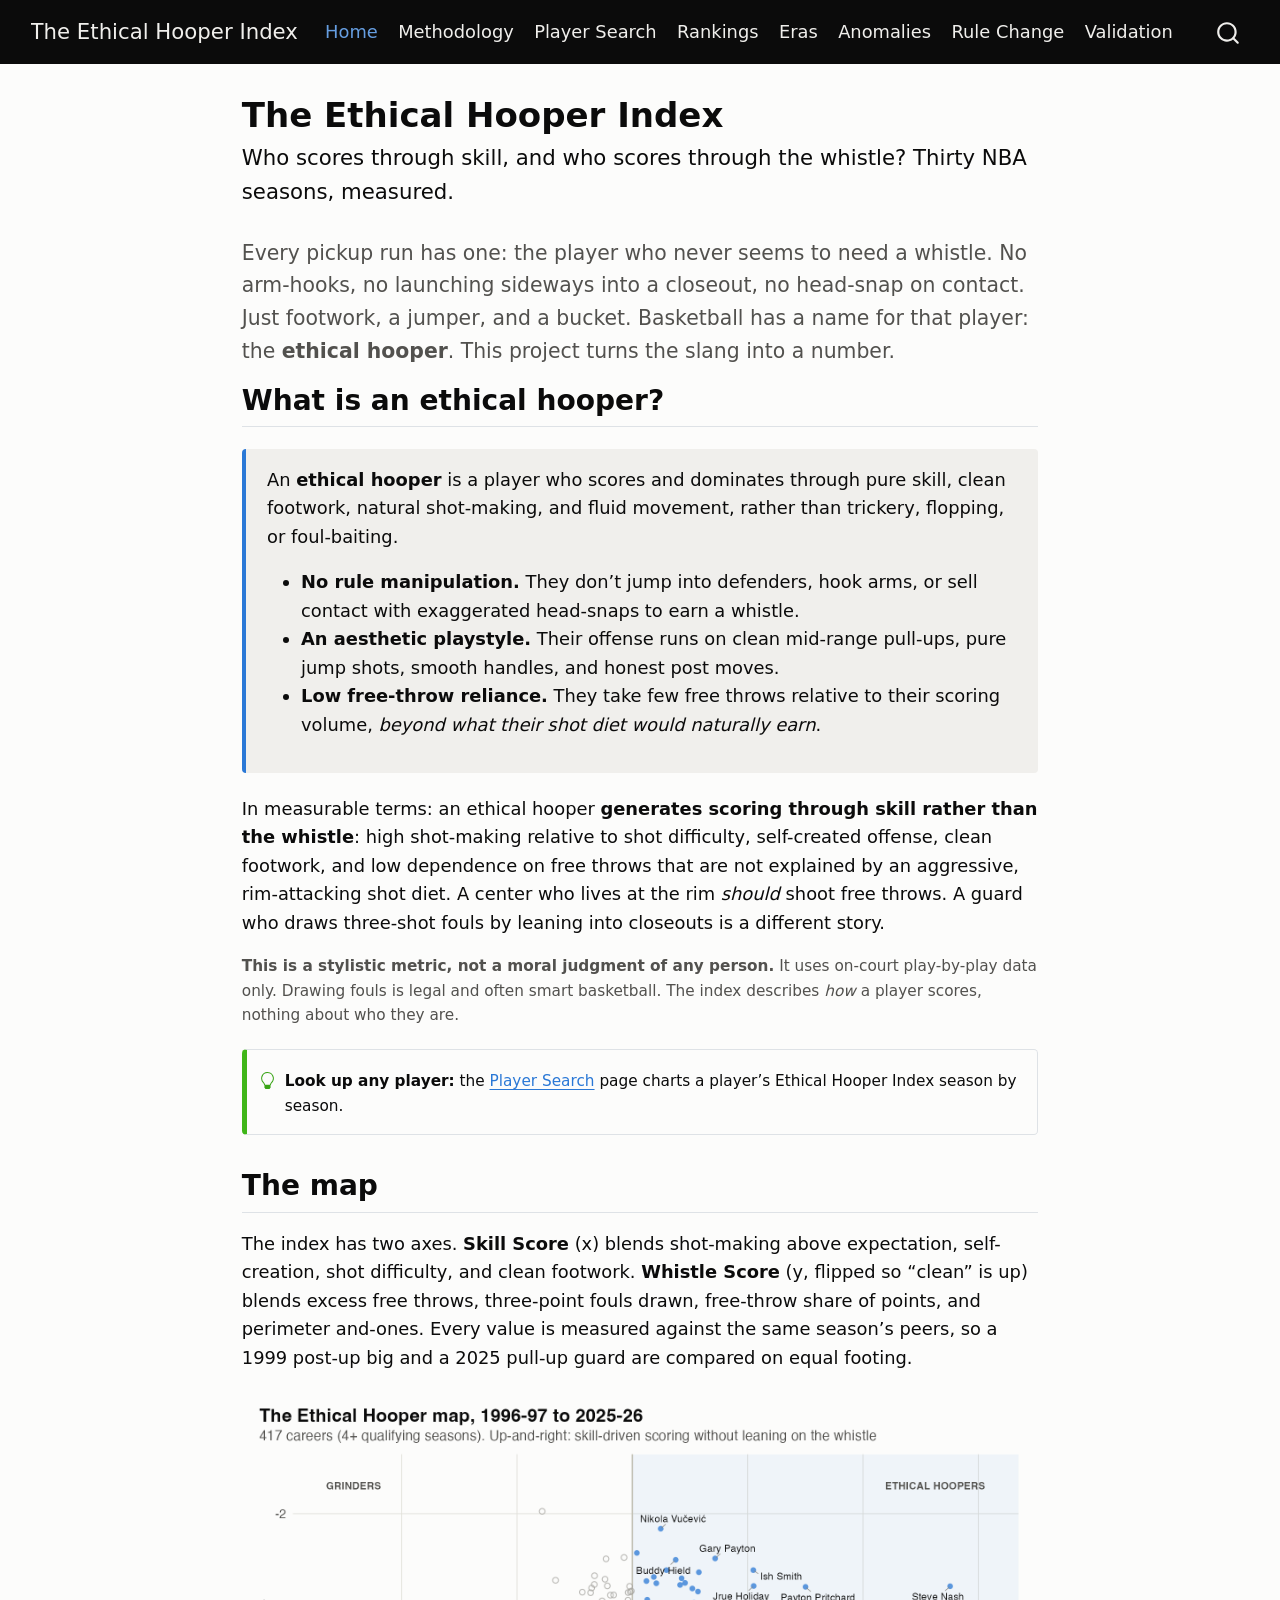
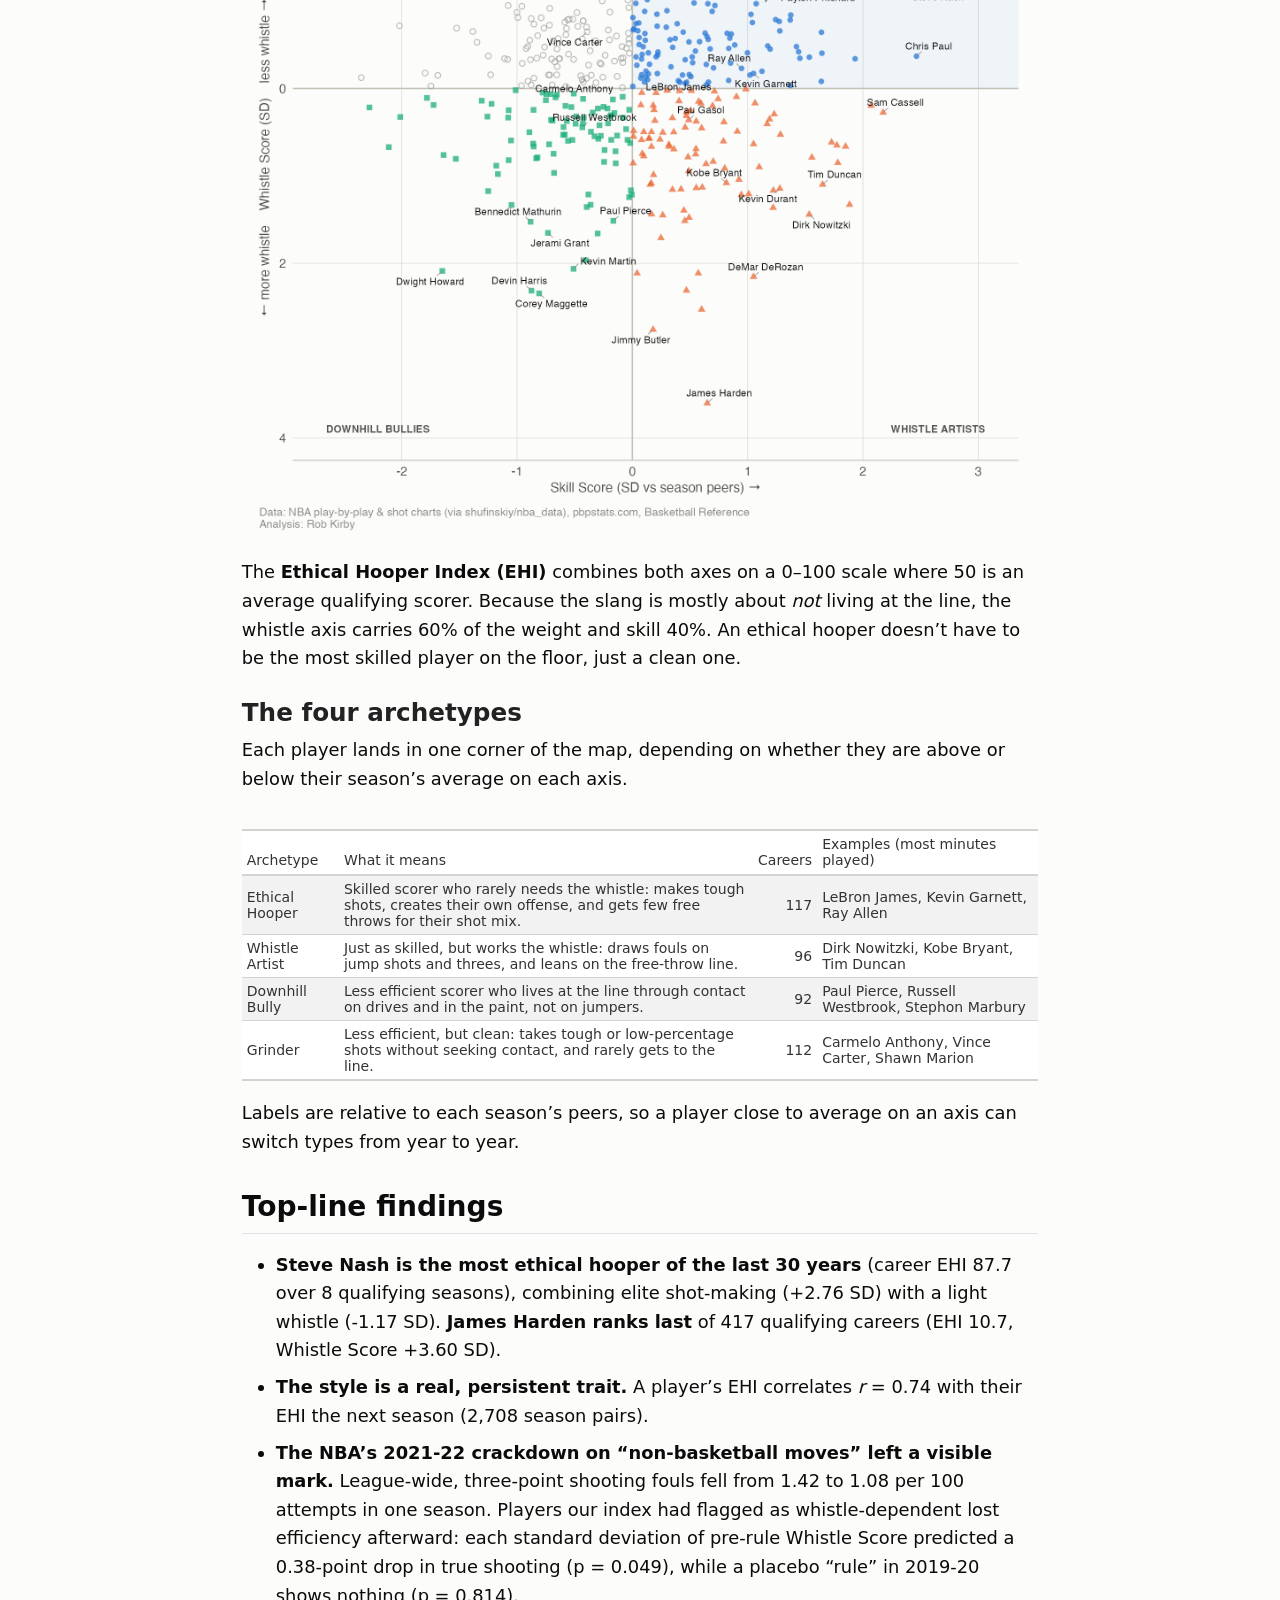
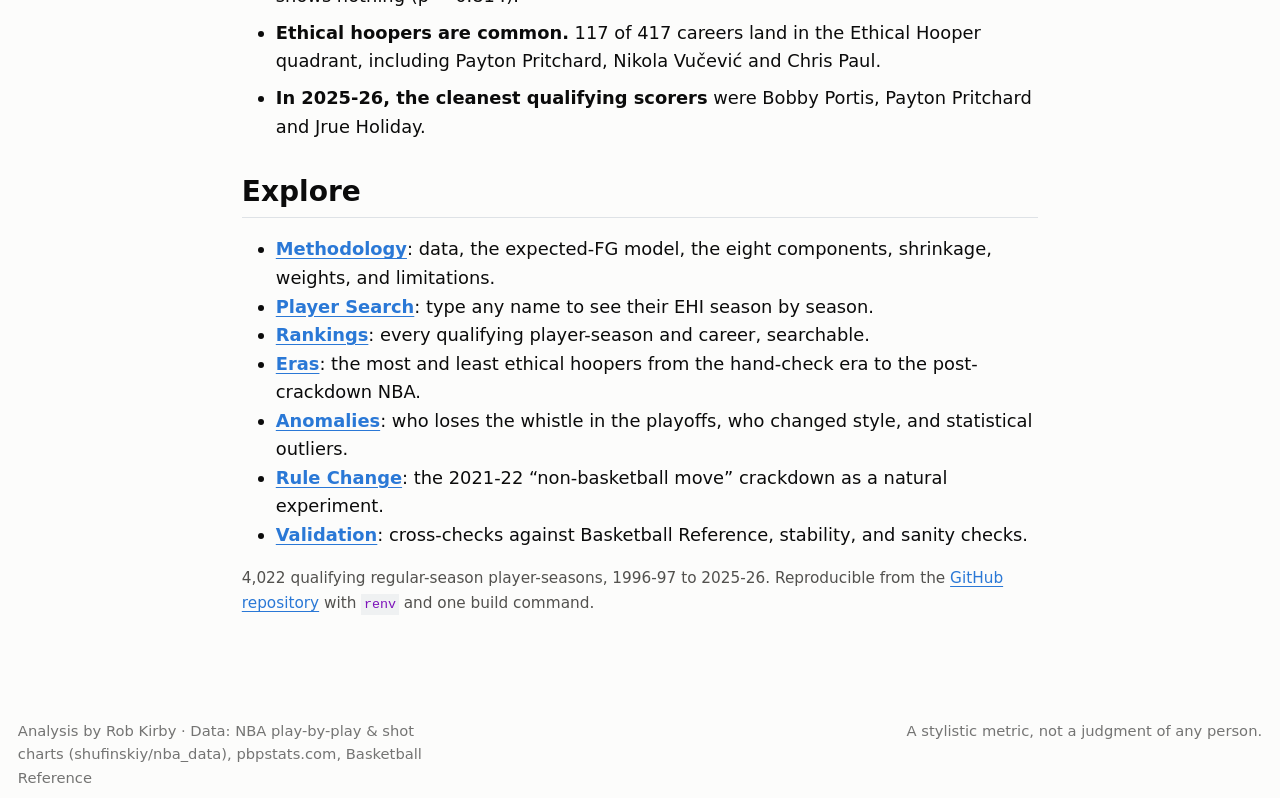
<file: docs/index.html>
<!DOCTYPE html>
<html xmlns="http://www.w3.org/1999/xhtml" lang="en" xml:lang="en"><head>

<meta charset="utf-8">
<meta name="generator" content="quarto-1.11.9">

<meta name="viewport" content="width=device-width, initial-scale=1.0, user-scalable=yes">


<title>The Ethical Hooper Index</title>
<style>
/* Default styles provided by pandoc.
** See https://pandoc.org/MANUAL.html#variables-for-html for config info.
*/
span.smallcaps{font-variant: small-caps;}
div.columns{display: flex; gap: 1.5em;}
div.column{flex: auto;}
@media screen {
div.columns{gap: min(4vw, 1.5em);}
div.column{overflow-x: auto;}
}
div.hanging-indent{margin-left: 1.5em; text-indent: -1.5em;}
ul.task-list{list-style: none;}
ul.task-list li input[type="checkbox"] {
  width: 0.8em;
  margin: 0 0.8em 0.2em -1em; /* quarto-specific, see https://github.com/quarto-dev/quarto-cli/issues/4556 */ 
  vertical-align: middle;
}
</style>


<script src="site_libs/quarto-nav/quarto-nav.js"></script>
<script src="site_libs/quarto-nav/headroom.min.js"></script>
<script src="site_libs/clipboard/clipboard.min.js"></script>
<script src="site_libs/quarto-search/autocomplete.umd.js"></script>
<script src="site_libs/quarto-search/fuse.min.js"></script>
<script src="site_libs/quarto-search/quarto-search.js"></script>
<meta name="quarto:offset" content="./">
<script src="site_libs/quarto-html/quarto.js" type="module"></script>
<script src="site_libs/quarto-html/tabsets/tabsets.js" type="module"></script>
<script src="site_libs/quarto-html/scrollable-regions/scrollable-regions.js" type="module"></script>
<script src="site_libs/quarto-html/popper.min.js"></script>
<script src="site_libs/quarto-html/tippy.umd.min.js"></script>
<script src="site_libs/quarto-html/anchor.min.js"></script>
<link href="site_libs/quarto-html/tippy.css" rel="stylesheet">
<link href="site_libs/quarto-html/quarto-syntax-highlighting-63b5708e65d6cd79cd7618c58d0c21e7.css" rel="stylesheet" id="quarto-text-highlighting-styles">
<script src="site_libs/bootstrap/bootstrap.min.js"></script>
<link href="site_libs/bootstrap/bootstrap-icons.css" rel="stylesheet">
<link href="site_libs/bootstrap/bootstrap-1a6fe9b46e0955b3a304957b91c45d7f.min.css" rel="stylesheet" append-hash="true" id="quarto-bootstrap" data-mode="light">
<script src="site_libs/quarto-contrib/glightbox/glightbox.min.js"></script>
<link href="site_libs/quarto-contrib/glightbox/glightbox.min.css" rel="stylesheet">
<link href="site_libs/quarto-contrib/glightbox/lightbox.css" rel="stylesheet">
<script id="quarto-search-options" type="application/json">{
  "location": "navbar",
  "copy-button": false,
  "collapse-after": 3,
  "panel-placement": "end",
  "type": "overlay",
  "limit": 50,
  "keyboard-shortcut": [
    "f",
    "/",
    "s"
  ],
  "show-item-context": false,
  "language": {
    "search-no-results-text": "No results",
    "search-matching-documents-text": "matching documents",
    "search-copy-link-title": "Copy link to search",
    "search-hide-matches-text": "Hide additional matches",
    "search-more-match-text": "more match in this document",
    "search-more-matches-text": "more matches in this document",
    "search-clear-button-title": "Clear",
    "search-text-placeholder": "",
    "search-detached-cancel-button-title": "Cancel",
    "search-submit-button-title": "Submit",
    "search-label": "Search"
  }
}</script>
<style>html{ scroll-behavior: smooth; }</style>


</head>

<body class="nav-fixed fullcontent quarto-light"><a id="quarto-skip-link" class="visually-hidden-focusable" href="#quarto-document-content">Skip to main content</a>

<div id="quarto-search-results"></div>
  <header id="quarto-header" class="headroom fixed-top">
    <nav class="navbar navbar-expand-lg " data-bs-theme="dark" aria-label="Site">
      <div class="navbar-container container-fluid">
      <div class="navbar-brand-container mx-auto">
    <a class="navbar-brand" href="./index.html">
    <span class="navbar-title">The Ethical Hooper Index</span>
    </a>
  </div>
          <button class="navbar-toggler" type="button" data-bs-toggle="collapse" data-bs-target="#navbarCollapse" aria-controls="navbarCollapse" aria-expanded="false" aria-label="Toggle navigation" onclick="if (window.quartoToggleHeadroom) { window.quartoToggleHeadroom(); }">
  <span class="navbar-toggler-icon"></span>
</button>
          <div class="collapse navbar-collapse" id="navbarCollapse">
            <ul class="navbar-nav navbar-nav-scroll me-auto">
  <li class="nav-item">
    <a class="nav-link active" href="./index.html" aria-current="page"> 
<span class="menu-text">Home</span></a>
  </li>  
  <li class="nav-item">
    <a class="nav-link" href="./methodology.html"> 
<span class="menu-text">Methodology</span></a>
  </li>  
  <li class="nav-item">
    <a class="nav-link" href="./player.html"> 
<span class="menu-text">Player Search</span></a>
  </li>  
  <li class="nav-item">
    <a class="nav-link" href="./rankings.html"> 
<span class="menu-text">Rankings</span></a>
  </li>  
  <li class="nav-item">
    <a class="nav-link" href="./eras.html"> 
<span class="menu-text">Eras</span></a>
  </li>  
  <li class="nav-item">
    <a class="nav-link" href="./anomalies.html"> 
<span class="menu-text">Anomalies</span></a>
  </li>  
  <li class="nav-item">
    <a class="nav-link" href="./rule-change.html"> 
<span class="menu-text">Rule Change</span></a>
  </li>  
  <li class="nav-item">
    <a class="nav-link" href="./validation.html"> 
<span class="menu-text">Validation</span></a>
  </li>  
</ul>
          </div> <!-- /navcollapse -->
            <div class="quarto-navbar-tools">
</div>
            <div id="quarto-search" class="" title="Search"></div>
      </div> <!-- /container-fluid -->
    </nav>
</header>
<!-- content -->
<div id="quarto-content" class="quarto-container page-columns page-rows-contents page-layout-article page-navbar">
<!-- sidebar -->
<!-- margin-sidebar -->
    
<!-- main -->
<main class="content" id="quarto-document-content" tabindex="-1">

<header id="title-block-header" class="quarto-title-block default">
<div class="quarto-title">
<h1 class="title">The Ethical Hooper Index</h1>
<p class="subtitle lead">Who scores through skill, and who scores through the whistle? Thirty NBA seasons, measured.</p>
</div>



<div class="quarto-title-meta">

    
  
    
  </div>
  


</header>


<div class="lead-hook">
<p>Every pickup run has one: the player who never seems to need a whistle. No arm-hooks, no launching sideways into a closeout, no head-snap on contact. Just footwork, a jumper, and a bucket. Basketball has a name for that player: the <strong>ethical hooper</strong>. This project turns the slang into a number.</p>
</div>
<section id="what-is-an-ethical-hooper" class="level2">
<h2 class="anchored" data-anchor-id="what-is-an-ethical-hooper">What is an ethical hooper?</h2>
<div class="definition">
<p>An <strong>ethical hooper</strong> is a player who scores and dominates through pure skill, clean footwork, natural shot-making, and fluid movement, rather than trickery, flopping, or foul-baiting.</p>
<ul>
<li><strong>No rule manipulation.</strong> They don’t jump into defenders, hook arms, or sell contact with exaggerated head-snaps to earn a whistle.</li>
<li><strong>An aesthetic playstyle.</strong> Their offense runs on clean mid-range pull-ups, pure jump shots, smooth handles, and honest post moves.</li>
<li><strong>Low free-throw reliance.</strong> They take few free throws relative to their scoring volume, <em>beyond what their shot diet would naturally earn</em>.</li>
</ul>
</div>
<p>In measurable terms: an ethical hooper <strong>generates scoring through skill rather than the whistle</strong>: high shot-making relative to shot difficulty, self-created offense, clean footwork, and low dependence on free throws that are not explained by an aggressive, rim-attacking shot diet. A center who lives at the rim <em>should</em> shoot free throws. A guard who draws three-shot fouls by leaning into closeouts is a different story.</p>
<div class="small-note">
<p><strong>This is a stylistic metric, not a moral judgment of any person.</strong> It uses on-court play-by-play data only. Drawing fouls is legal and often smart basketball. The index describes <em>how</em> a player scores, nothing about who they are.</p>
</div>
<div class="callout callout-style-simple callout-tip">
<div class="callout-body d-flex">
<div class="callout-icon-container">
<i class="callout-icon"></i>
</div>
<div class="callout-body-container">
<p><strong>Look up any player:</strong> the <a href="./player.html">Player Search</a> page charts a player’s Ethical Hooper Index season by season.</p>
</div>
</div>
</div>
</section>
<section id="the-map" class="level2">
<h2 class="anchored" data-anchor-id="the-map">The map</h2>
<p>The index has two axes. <strong>Skill Score</strong> (x) blends shot-making above expectation, self-creation, shot difficulty, and clean footwork. <strong>Whistle Score</strong> (y, flipped so “clean” is up) blends excess free throws, three-point fouls drawn, free-throw share of points, and perimeter and-ones. Every value is measured against the same season’s peers, so a 1999 post-up big and a 2025 pull-up guard are compared on equal footing.</p>
<p><a href="figures/quadrant_signature.png" class="lightbox" data-gallery="quarto-lightbox-gallery-1"><img src="figures/quadrant_signature.png" class="img-fluid" alt="Scatter plot of every qualifying NBA career: Skill Score on the x-axis and Whistle Score on the y-axis (flipped so less whistle is up). Steve Nash sits alone in the upper right; James Harden sits alone at the bottom."></a></p>
<p>The <strong>Ethical Hooper Index (EHI)</strong> combines both axes on a 0–100 scale where 50 is an average qualifying scorer. Because the slang is mostly about <em>not</em> living at the line, the whistle axis carries 60% of the weight and skill 40%. An ethical hooper doesn’t have to be the most skilled player on the floor, just a clean one.</p>
<section id="the-four-archetypes" class="level3">
<h3 class="anchored" data-anchor-id="the-four-archetypes">The four archetypes</h3>
<p>Each player lands in one corner of the map, depending on whether they are above or below their season’s average on each axis.</p>
<div class="cell">
<div class="cell-output-display">
<div id="opewvxzuug" style="padding-left:0px;padding-right:0px;padding-top:10px;padding-bottom:10px;overflow-x:auto;overflow-y:auto;width:auto;height:auto;">
<style>#opewvxzuug table {
  font-family: system-ui, 'Segoe UI', Roboto, Helvetica, Arial, sans-serif, 'Apple Color Emoji', 'Segoe UI Emoji', 'Segoe UI Symbol', 'Noto Color Emoji';
  -webkit-font-smoothing: antialiased;
  -moz-osx-font-smoothing: grayscale;
}

#opewvxzuug thead, #opewvxzuug tbody, #opewvxzuug tfoot, #opewvxzuug tr, #opewvxzuug td, #opewvxzuug th {
  border-style: none;
}

#opewvxzuug p {
  margin: 0;
  padding: 0;
}

#opewvxzuug .gt_table {
  display: table;
  border-collapse: collapse;
  line-height: normal;
  margin-left: auto;
  margin-right: auto;
  color: #333333;
  font-size: 14px;
  font-weight: normal;
  font-style: normal;
  background-color: #FFFFFF;
  width: 100%;
  border-top-style: solid;
  border-top-width: 2px;
  border-top-color: #A8A8A8;
  border-right-style: none;
  border-right-width: 2px;
  border-right-color: #D3D3D3;
  border-bottom-style: solid;
  border-bottom-width: 2px;
  border-bottom-color: #A8A8A8;
  border-left-style: none;
  border-left-width: 2px;
  border-left-color: #D3D3D3;
}

#opewvxzuug .gt_caption {
  padding-top: 4px;
  padding-bottom: 4px;
}

#opewvxzuug .gt_title {
  color: #333333;
  font-size: 125%;
  font-weight: initial;
  padding-top: 4px;
  padding-bottom: 4px;
  padding-left: 5px;
  padding-right: 5px;
  border-bottom-color: #FFFFFF;
  border-bottom-width: 0;
}

#opewvxzuug .gt_subtitle {
  color: #333333;
  font-size: 85%;
  font-weight: initial;
  padding-top: 3px;
  padding-bottom: 5px;
  padding-left: 5px;
  padding-right: 5px;
  border-top-color: #FFFFFF;
  border-top-width: 0;
}

#opewvxzuug .gt_heading {
  background-color: #FFFFFF;
  text-align: center;
  border-bottom-color: #FFFFFF;
  border-left-style: none;
  border-left-width: 1px;
  border-left-color: #D3D3D3;
  border-right-style: none;
  border-right-width: 1px;
  border-right-color: #D3D3D3;
}

#opewvxzuug .gt_bottom_border {
  border-bottom-style: solid;
  border-bottom-width: 2px;
  border-bottom-color: #D3D3D3;
}

#opewvxzuug .gt_col_headings {
  border-top-style: solid;
  border-top-width: 2px;
  border-top-color: #D3D3D3;
  border-bottom-style: solid;
  border-bottom-width: 2px;
  border-bottom-color: #D3D3D3;
  border-left-style: none;
  border-left-width: 1px;
  border-left-color: #D3D3D3;
  border-right-style: none;
  border-right-width: 1px;
  border-right-color: #D3D3D3;
}

#opewvxzuug .gt_col_heading {
  color: #333333;
  background-color: #FFFFFF;
  font-size: 100%;
  font-weight: normal;
  text-transform: inherit;
  border-left-style: none;
  border-left-width: 1px;
  border-left-color: #D3D3D3;
  border-right-style: none;
  border-right-width: 1px;
  border-right-color: #D3D3D3;
  vertical-align: bottom;
  padding-top: 5px;
  padding-bottom: 6px;
  padding-left: 5px;
  padding-right: 5px;
  overflow-x: hidden;
}

#opewvxzuug .gt_column_spanner_outer {
  color: #333333;
  background-color: #FFFFFF;
  font-size: 100%;
  font-weight: normal;
  text-transform: inherit;
  padding-top: 0;
  padding-bottom: 0;
  padding-left: 4px;
  padding-right: 4px;
}

#opewvxzuug .gt_column_spanner_outer:first-child {
  padding-left: 0;
}

#opewvxzuug .gt_column_spanner_outer:last-child {
  padding-right: 0;
}

#opewvxzuug .gt_column_spanner {
  border-bottom-style: solid;
  border-bottom-width: 2px;
  border-bottom-color: #D3D3D3;
  vertical-align: bottom;
  padding-top: 5px;
  padding-bottom: 5px;
  overflow-x: hidden;
  display: inline-block;
  width: 100%;
}

#opewvxzuug .gt_spanner_row {
  border-bottom-style: hidden;
}

#opewvxzuug .gt_group_heading {
  padding-top: 8px;
  padding-bottom: 8px;
  padding-left: 5px;
  padding-right: 5px;
  color: #333333;
  background-color: #FFFFFF;
  font-size: 100%;
  font-weight: initial;
  text-transform: inherit;
  border-top-style: solid;
  border-top-width: 2px;
  border-top-color: #D3D3D3;
  border-bottom-style: solid;
  border-bottom-width: 2px;
  border-bottom-color: #D3D3D3;
  border-left-style: none;
  border-left-width: 1px;
  border-left-color: #D3D3D3;
  border-right-style: none;
  border-right-width: 1px;
  border-right-color: #D3D3D3;
  vertical-align: middle;
  text-align: left;
}

#opewvxzuug .gt_empty_group_heading {
  padding: 0.5px;
  color: #333333;
  background-color: #FFFFFF;
  font-size: 100%;
  font-weight: initial;
  border-top-style: solid;
  border-top-width: 2px;
  border-top-color: #D3D3D3;
  border-bottom-style: solid;
  border-bottom-width: 2px;
  border-bottom-color: #D3D3D3;
  vertical-align: middle;
}

#opewvxzuug .gt_from_md > :first-child {
  margin-top: 0;
}

#opewvxzuug .gt_from_md > :last-child {
  margin-bottom: 0;
}

#opewvxzuug .gt_row {
  padding-top: 5px;
  padding-bottom: 5px;
  padding-left: 5px;
  padding-right: 5px;
  margin: 10px;
  border-top-style: solid;
  border-top-width: 1px;
  border-top-color: #D3D3D3;
  border-left-style: none;
  border-left-width: 1px;
  border-left-color: #D3D3D3;
  border-right-style: none;
  border-right-width: 1px;
  border-right-color: #D3D3D3;
  vertical-align: middle;
  overflow-x: hidden;
}

#opewvxzuug .gt_stub {
  color: #333333;
  background-color: #FFFFFF;
  font-size: 100%;
  font-weight: initial;
  text-transform: inherit;
  border-right-style: solid;
  border-right-width: 2px;
  border-right-color: #D3D3D3;
  padding-left: 5px;
  padding-right: 5px;
}

#opewvxzuug .gt_stub_row_group {
  color: #333333;
  background-color: #FFFFFF;
  font-size: 100%;
  font-weight: initial;
  text-transform: inherit;
  border-right-style: solid;
  border-right-width: 2px;
  border-right-color: #D3D3D3;
  padding-left: 5px;
  padding-right: 5px;
  vertical-align: top;
}

#opewvxzuug .gt_row_group_first td {
  border-top-width: 2px;
}

#opewvxzuug .gt_row_group_first th {
  border-top-width: 2px;
}

#opewvxzuug .gt_summary_row {
  color: #333333;
  background-color: #FFFFFF;
  text-transform: inherit;
  padding-top: 8px;
  padding-bottom: 8px;
  padding-left: 5px;
  padding-right: 5px;
}

#opewvxzuug .gt_first_summary_row {
  border-top-style: solid;
  border-top-color: #D3D3D3;
}

#opewvxzuug .gt_first_summary_row.thick {
  border-top-width: 2px;
}

#opewvxzuug .gt_last_summary_row {
  padding-top: 8px;
  padding-bottom: 8px;
  padding-left: 5px;
  padding-right: 5px;
  border-bottom-style: solid;
  border-bottom-width: 2px;
  border-bottom-color: #D3D3D3;
}

#opewvxzuug .gt_grand_summary_row {
  color: #333333;
  background-color: #FFFFFF;
  text-transform: inherit;
  padding-top: 8px;
  padding-bottom: 8px;
  padding-left: 5px;
  padding-right: 5px;
}

#opewvxzuug .gt_first_grand_summary_row {
  padding-top: 8px;
  padding-bottom: 8px;
  padding-left: 5px;
  padding-right: 5px;
  border-top-style: double;
  border-top-width: 6px;
  border-top-color: #D3D3D3;
}

#opewvxzuug .gt_last_grand_summary_row_top {
  padding-top: 8px;
  padding-bottom: 8px;
  padding-left: 5px;
  padding-right: 5px;
  border-bottom-style: double;
  border-bottom-width: 6px;
  border-bottom-color: #D3D3D3;
}

#opewvxzuug .gt_striped {
  background-color: rgba(128, 128, 128, 0.05);
}

#opewvxzuug .gt_table_body {
  border-top-style: solid;
  border-top-width: 2px;
  border-top-color: #D3D3D3;
  border-bottom-style: solid;
  border-bottom-width: 2px;
  border-bottom-color: #D3D3D3;
}

#opewvxzuug .gt_footnotes {
  color: #333333;
  background-color: #FFFFFF;
  border-bottom-style: none;
  border-bottom-width: 2px;
  border-bottom-color: #D3D3D3;
  border-left-style: none;
  border-left-width: 2px;
  border-left-color: #D3D3D3;
  border-right-style: none;
  border-right-width: 2px;
  border-right-color: #D3D3D3;
}

#opewvxzuug .gt_footnote {
  margin: 0px;
  font-size: 90%;
  padding-top: 4px;
  padding-bottom: 4px;
  padding-left: 5px;
  padding-right: 5px;
}

#opewvxzuug .gt_sourcenotes {
  color: #333333;
  background-color: #FFFFFF;
  border-bottom-style: none;
  border-bottom-width: 2px;
  border-bottom-color: #D3D3D3;
  border-left-style: none;
  border-left-width: 2px;
  border-left-color: #D3D3D3;
  border-right-style: none;
  border-right-width: 2px;
  border-right-color: #D3D3D3;
}

#opewvxzuug .gt_sourcenote {
  font-size: 90%;
  padding-top: 4px;
  padding-bottom: 4px;
  padding-left: 5px;
  padding-right: 5px;
}

#opewvxzuug .gt_left {
  text-align: left;
}

#opewvxzuug .gt_center {
  text-align: center;
}

#opewvxzuug .gt_right {
  text-align: right;
  font-variant-numeric: tabular-nums;
}

#opewvxzuug .gt_font_normal {
  font-weight: normal;
}

#opewvxzuug .gt_font_bold {
  font-weight: bold;
}

#opewvxzuug .gt_font_italic {
  font-style: italic;
}

#opewvxzuug .gt_super {
  font-size: 65%;
}

#opewvxzuug .gt_footnote_marks {
  font-size: 75%;
  vertical-align: 0.4em;
  position: initial;
}

#opewvxzuug .gt_asterisk {
  font-size: 100%;
  vertical-align: 0;
}

#opewvxzuug .gt_indent_1 {
  text-indent: 5px;
}

#opewvxzuug .gt_indent_2 {
  text-indent: 10px;
}

#opewvxzuug .gt_indent_3 {
  text-indent: 15px;
}

#opewvxzuug .gt_indent_4 {
  text-indent: 20px;
}

#opewvxzuug .gt_indent_5 {
  text-indent: 25px;
}

#opewvxzuug .katex-display {
  display: inline-flex !important;
  margin-bottom: 0.75em !important;
}

#opewvxzuug div.Reactable > div.rt-table > div.rt-thead > div.rt-tr.rt-tr-group-header > div.rt-th-group:after {
  height: 0px !important;
}
</style>

<table class="gt_table caption-top table table-sm table-striped small" data-quarto-bootstrap="false">
<colgroup>
<col>
<col style="width: 52%">
<col>
<col>
</colgroup>
<thead>
<tr class="gt_col_headings header">
<th id="Archetype" class="gt_col_heading gt_columns_bottom_border gt_left" data-quarto-table-cell-role="th" scope="col">Archetype</th>
<th id="What-it-means" class="gt_col_heading gt_columns_bottom_border gt_left" data-quarto-table-cell-role="th" scope="col">What it means</th>
<th id="Careers" class="gt_col_heading gt_columns_bottom_border gt_right" data-quarto-table-cell-role="th" scope="col">Careers</th>
<th id="Examples-(most-minutes-played)" class="gt_col_heading gt_columns_bottom_border gt_left" data-quarto-table-cell-role="th" scope="col">Examples (most minutes played)</th>
</tr>
</thead>
<tbody class="gt_table_body">
<tr class="odd">
<td class="gt_row gt_left" headers="Archetype">Ethical Hooper</td>
<td class="gt_row gt_left" headers="What-it-means">Skilled scorer who rarely needs the whistle: makes tough shots, creates their own offense, and gets few free throws for their shot mix.</td>
<td class="gt_row gt_right" headers="Careers">117</td>
<td class="gt_row gt_left" headers="Examples-(most-minutes-played)">LeBron James, Kevin Garnett, Ray Allen</td>
</tr>
<tr class="even">
<td class="gt_row gt_left" headers="Archetype">Whistle Artist</td>
<td class="gt_row gt_left" headers="What-it-means">Just as skilled, but works the whistle: draws fouls on jump shots and threes, and leans on the free-throw line.</td>
<td class="gt_row gt_right" headers="Careers">96</td>
<td class="gt_row gt_left" headers="Examples-(most-minutes-played)">Dirk Nowitzki, Kobe Bryant, Tim Duncan</td>
</tr>
<tr class="odd">
<td class="gt_row gt_left" headers="Archetype">Downhill Bully</td>
<td class="gt_row gt_left" headers="What-it-means">Less efficient scorer who lives at the line through contact on drives and in the paint, not on jumpers.</td>
<td class="gt_row gt_right" headers="Careers">92</td>
<td class="gt_row gt_left" headers="Examples-(most-minutes-played)">Paul Pierce, Russell Westbrook, Stephon Marbury</td>
</tr>
<tr class="even">
<td class="gt_row gt_left" headers="Archetype">Grinder</td>
<td class="gt_row gt_left" headers="What-it-means">Less efficient, but clean: takes tough or low-percentage shots without seeking contact, and rarely gets to the line.</td>
<td class="gt_row gt_right" headers="Careers">112</td>
<td class="gt_row gt_left" headers="Examples-(most-minutes-played)">Carmelo Anthony, Vince Carter, Shawn Marion</td>
</tr>
</tbody>
</table>

</div>
</div>
</div>
<p>Labels are relative to each season’s peers, so a player close to average on an axis can switch types from year to year.</p>
</section>
</section>
<section id="top-line-findings" class="level2">
<h2 class="anchored" data-anchor-id="top-line-findings">Top-line findings</h2>
<div class="finding-list">
<ul>
<li><strong>Steve Nash is the most ethical hooper of the last 30 years</strong> (career EHI 87.7 over 8 qualifying seasons), combining elite shot-making (+2.76 SD) with a light whistle (-1.17 SD). <strong>James Harden ranks last</strong> of 417 qualifying careers (EHI 10.7, Whistle Score +3.60 SD).</li>
<li><strong>The style is a real, persistent trait.</strong> A player’s EHI correlates <em>r</em> = 0.74 with their EHI the next season (2,708 season pairs).</li>
<li><strong>The NBA’s 2021-22 crackdown on “non-basketball moves” left a visible mark.</strong> League-wide, three-point shooting fouls fell from 1.42 to 1.08 per 100 attempts in one season. Players our index had flagged as whistle-dependent lost efficiency afterward: each standard deviation of pre-rule Whistle Score predicted a 0.38-point drop in true shooting (p = 0.049), while a placebo “rule” in 2019-20 shows nothing (p = 0.814).</li>
<li><strong>Ethical hoopers are common.</strong> 117 of 417 careers land in the Ethical Hooper quadrant, including Payton Pritchard, Nikola Vučević and Chris Paul.</li>
<li><strong>In 2025-26, the cleanest qualifying scorers</strong> were Bobby Portis, Payton Pritchard and Jrue Holiday.</li>
</ul>
</div>
</section>
<section id="explore" class="level2">
<h2 class="anchored" data-anchor-id="explore">Explore</h2>
<ul>
<li><a href="./methodology.html"><strong>Methodology</strong></a>: data, the expected-FG model, the eight components, shrinkage, weights, and limitations.</li>
<li><a href="./player.html"><strong>Player Search</strong></a>: type any name to see their EHI season by season.</li>
<li><a href="./rankings.html"><strong>Rankings</strong></a>: every qualifying player-season and career, searchable.</li>
<li><a href="./eras.html"><strong>Eras</strong></a>: the most and least ethical hoopers from the hand-check era to the post-crackdown NBA.</li>
<li><a href="./anomalies.html"><strong>Anomalies</strong></a>: who loses the whistle in the playoffs, who changed style, and statistical outliers.</li>
<li><a href="./rule-change.html"><strong>Rule Change</strong></a>: the 2021-22 “non-basketball move” crackdown as a natural experiment.</li>
<li><a href="./validation.html"><strong>Validation</strong></a>: cross-checks against Basketball Reference, stability, and sanity checks.</li>
</ul>
<div class="small-note">
<p>4,022 qualifying regular-season player-seasons, 1996-97 to 2025-26. Reproducible from the <a href="https://github.com/RKirbs/ethical-hooper-index">GitHub repository</a> with <code>renv</code> and one build command.</p>
</div>


</section>

</main> <!-- /main -->
<script id="quarto-html-after-body" type="application/javascript">
  window.document.addEventListener("DOMContentLoaded", function (event) {
    const icon = "";
    const anchorJS = new window.AnchorJS();
    anchorJS.options = {
      placement: 'right',
      icon: icon
    };
    anchorJS.add('.anchored');
    const isCodeAnnotation = (el) => {
      for (const clz of el.classList) {
        if (clz.startsWith('code-annotation-')) {                     
          return true;
        }
      }
      return false;
    }
    const onCopySuccess = function(e) {
      // button target
      const button = e.trigger;
      // don't keep focus
      button.blur();
      // flash "checked"
      button.classList.add('code-copy-button-checked');
      var currentTitle = button.getAttribute("title");
      button.setAttribute("title", "Copied!");
      let tooltip;
      if (window.bootstrap) {
        button.setAttribute("data-bs-toggle", "tooltip");
        button.setAttribute("data-bs-placement", "left");
        button.setAttribute("data-bs-title", "Copied!");
        tooltip = new bootstrap.Tooltip(button, 
          { trigger: "manual", 
            customClass: "code-copy-button-tooltip",
            offset: [0, -8]});
        tooltip.show();    
      }
      setTimeout(function() {
        if (tooltip) {
          tooltip.hide();
          button.removeAttribute("data-bs-title");
          button.removeAttribute("data-bs-toggle");
          button.removeAttribute("data-bs-placement");
        }
        button.setAttribute("title", currentTitle);
        button.classList.remove('code-copy-button-checked');
      }, 1000);
      // clear code selection
      e.clearSelection();
    }
    const getTextToCopy = function(trigger) {
      const outerScaffold = trigger.parentElement.cloneNode(true);
      const codeEl = outerScaffold.querySelector('code');
      for (const childEl of codeEl.children) {
        if (isCodeAnnotation(childEl)) {
          childEl.remove();
        }
      }
      return codeEl.innerText;
    }
    const clipboard = new window.ClipboardJS('.code-copy-button:not([data-in-quarto-modal])', {
      text: getTextToCopy
    });
    clipboard.on('success', onCopySuccess);
    if (window.document.getElementById('quarto-embedded-source-code-modal')) {
      const clipboardModal = new window.ClipboardJS('.code-copy-button[data-in-quarto-modal]', {
        text: getTextToCopy,
        container: window.document.getElementById('quarto-embedded-source-code-modal')
      });
      clipboardModal.on('success', onCopySuccess);
    }
      var localhostRegex = new RegExp(/^(?:http|https):\/\/localhost\:?[0-9]*\//);
      var mailtoRegex = new RegExp(/^mailto:/);
        var filterRegex = new RegExp('/' + window.location.host + '/');
      var isInternal = (href) => {
          return filterRegex.test(href) || localhostRegex.test(href) || mailtoRegex.test(href);
      }
      // Inspect non-navigation links and adorn them if external
      window.quartoDecorateExternalLinks = function (root) {
     var links = (root || window.document).querySelectorAll('a[href]:not(.nav-link):not(.navbar-brand):not(.toc-action):not(.sidebar-link):not(.sidebar-item-toggle):not(.pagination-link):not(.no-external):not([aria-hidden]):not(.dropdown-item):not(.quarto-navigation-tool):not(.about-link)');
      for (var i=0; i<links.length; i++) {
        const link = links[i];
        if (!isInternal(link.href)) {
          // undo the damage that might have been done by quarto-nav.js in the case of
          // links that we want to consider external
          if (link.dataset.originalHref !== undefined) {
            link.href = link.dataset.originalHref;
          }
          if (!link.classList.contains('no-external-icon')) {
          }
        }
      }
      };
      window.quartoDecorateExternalLinks(window.document);
    // Esc closes the popup (WCAG 1.4.13) and focus leaving both trigger and
    // popup closes it (WCAG 2.4.11); tippy handles neither for interactive popups.
    const hideOnEscAndFocusOut = {
      name: 'hideOnEscAndFocusOut',
      defaultValue: true,
      fn(instance) {
        const dismiss = () => {
          // A show scheduled by the trigger delay would otherwise reopen it
          instance.clearDelayTimeouts();
          instance.hide();
        };
        const onKeyDown = (event) => {
          if (event.key !== 'Escape') {
            return;
          }
          // Keep Esc from also reaching page handlers (e.g. reveal.js overview),
          // except an open reveal.js slide menu, which Esc should close too.
          // The menu handles keys only when its keyboard option is on.
          const menuHandlesEsc = window.Reveal?.getPlugin?.('menu')?.isOpen() &&
            window.Reveal.getConfig().menu?.keyboard !== false;
          if (!menuHandlesEsc) {
            event.stopPropagation();
          }
          if (instance.popper.contains(window.document.activeElement)) {
            // Disabled while refocusing so the focus trigger does not reopen it
            instance.disable();
            instance.reference.focus();
            instance.enable();
          }
          dismiss();
        };
        const onFocusOut = (event) => {
          const target = event.relatedTarget;
          if (target && !instance.reference.contains(target) &&
              !instance.popper.contains(target)) {
            dismiss();
          }
        };
        // On the trigger too: a click trigger (code-annotations: select) has no
        // blur handling. Attached for the instance's lifetime so leaving the
        // trigger also cancels a show still pending on the trigger delay.
        instance.reference.addEventListener('focusout', onFocusOut);
        return {
          onShow() {
            window.document.addEventListener('keydown', onKeyDown, true);
            instance.popper.addEventListener('focusout', onFocusOut);
          },
          onHide() {
            window.document.removeEventListener('keydown', onKeyDown, true);
            instance.popper.removeEventListener('focusout', onFocusOut);
          },
          onDestroy() {
            instance.reference.removeEventListener('focusout', onFocusOut);
          },
        };
      },
    };
    function tippyHover(el, contentFn, onTriggerFn, onUntriggerFn) {
      const config = {
        allowHTML: true,
        maxWidth: 500,
        delay: 100,
        arrow: false,
        appendTo: function(el) {
            return el.parentElement;
        },
        interactive: true,
        interactiveBorder: 10,
        theme: 'quarto',
        placement: 'bottom-start',
        plugins: [hideOnEscAndFocusOut],
      };
      if (contentFn) {
        config.content = contentFn;
      }
      if (onTriggerFn) {
        config.onTrigger = onTriggerFn;
      }
      if (onUntriggerFn) {
        config.onUntrigger = onUntriggerFn;
      }
      window.tippy(el, config); 
    }
    const noterefs = window.document.querySelectorAll('a[role="doc-noteref"]');
    for (var i=0; i<noterefs.length; i++) {
      const ref = noterefs[i];
      tippyHover(ref, function() {
        // use id or data attribute instead here
        let href = ref.getAttribute('data-footnote-href') || ref.getAttribute('href');
        try { href = new URL(href).hash; } catch {}
        const id = href.replace(/^#\/?/, "");
        const note = window.document.getElementById(id);
        if (note) {
          return note.innerHTML;
        } else {
          return "";
        }
      });
    }
    const xrefs = window.document.querySelectorAll('a.quarto-xref');
    const processXRef = (id, note) => {
      // Strip column container classes
      const stripColumnClz = (el) => {
        el.classList.remove("page-full", "page-columns");
        if (el.children) {
          for (const child of el.children) {
            stripColumnClz(child);
          }
        }
      }
      stripColumnClz(note)
      if (id === null || id.startsWith('sec-')) {
        // Special case sections, only their first couple elements
        const container = document.createElement("div");
        if (note.children && note.children.length > 2) {
          container.appendChild(note.children[0].cloneNode(true));
          for (let i = 1; i < note.children.length; i++) {
            const child = note.children[i];
            if (child.tagName === "P" && child.innerText === "") {
              continue;
            } else {
              container.appendChild(child.cloneNode(true));
              break;
            }
          }
          if (window.Quarto?.typesetMath) {
            window.Quarto.typesetMath(container);
          }
          return container.innerHTML
        } else {
          if (window.Quarto?.typesetMath) {
            window.Quarto.typesetMath(note);
          }
          return note.innerHTML;
        }
      } else {
        // Remove any anchor links if they are present
        const anchorLink = note.querySelector('a.anchorjs-link');
        if (anchorLink) {
          anchorLink.remove();
        }
        if (window.Quarto?.typesetMath) {
          window.Quarto.typesetMath(note);
        }
        if (note.classList.contains("callout")) {
          return note.outerHTML;
        } else {
          return note.innerHTML;
        }
      }
    }
    for (var i=0; i<xrefs.length; i++) {
      const xref = xrefs[i];
      tippyHover(xref, undefined, function(instance) {
        instance.disable();
        let url = xref.getAttribute('href');
        let hash = undefined; 
        if (url.startsWith('#')) {
          hash = url;
        } else {
          try { hash = new URL(url).hash; } catch {}
        }
        if (hash) {
          const id = hash.replace(/^#\/?/, "");
          const note = window.document.getElementById(id);
          if (note !== null) {
            try {
              const html = processXRef(id, note.cloneNode(true));
              instance.setContent(html);
            } finally {
              instance.enable();
              instance.show();
            }
          } else {
            // See if we can fetch this
            fetch(url.split('#')[0])
            .then(res => res.text())
            .then(html => {
              const parser = new DOMParser();
              const htmlDoc = parser.parseFromString(html, "text/html");
              const note = htmlDoc.getElementById(id);
              if (note !== null) {
                const html = processXRef(id, note);
                instance.setContent(html);
              } 
            }).finally(() => {
              instance.enable();
              instance.show();
            });
          }
        } else {
          // See if we can fetch a full url (with no hash to target)
          // This is a special case and we should probably do some content thinning / targeting
          fetch(url)
          .then(res => res.text())
          .then(html => {
            const parser = new DOMParser();
            const htmlDoc = parser.parseFromString(html, "text/html");
            const note = htmlDoc.querySelector('main.content');
            if (note !== null) {
              // This should only happen for chapter cross references
              // (since there is no id in the URL)
              // remove the first header
              if (note.children.length > 0 && note.children[0].tagName === "HEADER") {
                note.children[0].remove();
              }
              const html = processXRef(null, note);
              instance.setContent(html);
            } 
          }).finally(() => {
            instance.enable();
            instance.show();
          });
        }
      }, function(instance) {
      });
    }
        let selectedAnnoteEl;
        const selectorForAnnotation = ( cell, annotation) => {
          let cellAttr = 'data-code-cell="' + cell + '"';
          let lineAttr = 'data-code-annotation="' +  annotation + '"';
          const selector = 'span[' + cellAttr + '][' + lineAttr + ']';
          return selector;
        }
        const selectCodeLines = (annoteEl) => {
          const doc = window.document;
          const targetCell = annoteEl.getAttribute("data-target-cell");
          const targetAnnotation = annoteEl.getAttribute("data-target-annotation");
          const annoteSpan = window.document.querySelector(selectorForAnnotation(targetCell, targetAnnotation));
          const lines = annoteSpan.getAttribute("data-code-lines").split(",");
          const lineIds = lines.map((line) => {
            return targetCell + "-" + line;
          })
          // Each band is positioned against its own containing block, which is
          // not the offsetParent of the lines, so place it from client rects.
          const placeBand = (band, firstEl, lastEl, codeBlock) => {
            const container = band.offsetParent;
            if (container === null) {
              return;
            }
            const containerRect = container.getBoundingClientRect();
            // Reveal.js scales slides with a transform, so convert client
            // pixels back to the CSS pixels of the container.
            const scale = containerRect.height / container.offsetHeight || 1;
            const firstRect = firstEl.getBoundingClientRect();
            const lastRect = lastEl.getBoundingClientRect();
            const top = (firstRect.top - containerRect.top) / scale - container.clientTop + container.scrollTop;
            const height = (lastRect.bottom - firstRect.top) / scale;
            band.style.top = top - 2 + "px";
            band.style.height = height + 4 + "px";
            if (codeBlock) {
              // Without the copy button wrapper, the containing block is wider
              // than the code block, so span the code block explicitly.
              const blockRect = codeBlock.getBoundingClientRect();
              band.style.left = (blockRect.left - containerRect.left) / scale - container.clientLeft + container.scrollLeft + "px";
              band.style.width = blockRect.width / scale + "px";
            }
          };
          if (lineIds.length > 0) {
            const el = window.document.getElementById(lineIds[0]);
            const lastEl = window.document.getElementById(lineIds[lineIds.length - 1]);
            const parent = el.parentElement.parentElement;
            // cook up a div (if necessary) and position it
            let div = window.document.getElementById("code-annotation-line-highlight");
            if (div === null) {
              div = window.document.createElement("div");
              div.setAttribute("id", "code-annotation-line-highlight");
              div.style.position = 'absolute';
              parent.appendChild(div);
            }
            placeBand(div, el, lastEl, parent.closest("div.sourceCode") || parent);
            let gutterDiv = window.document.getElementById("code-annotation-line-highlight-gutter");
            if (gutterDiv === null) {
              gutterDiv = window.document.createElement("div");
              gutterDiv.setAttribute("id", "code-annotation-line-highlight-gutter");
              gutterDiv.style.position = 'absolute';
              const codeCell = window.document.getElementById(targetCell);
              const gutter = codeCell.querySelector('.code-annotation-gutter');
              gutter.appendChild(gutterDiv);
            }
            placeBand(gutterDiv, el, lastEl);
            selectedAnnoteEl = annoteEl;
          }
        };
        const unselectCodeLines = () => {
          const elementsIds = ["code-annotation-line-highlight", "code-annotation-line-highlight-gutter"];
          elementsIds.forEach((elId) => {
            const div = window.document.getElementById(elId);
            if (div) {
              div.remove();
            }
          });
          selectedAnnoteEl = undefined;
        };
          // Handle positioning of the toggle
      window.addEventListener(
        "resize",
        throttle(() => {
          elRect = undefined;
          if (selectedAnnoteEl) {
            selectCodeLines(selectedAnnoteEl);
          }
        }, 10)
      );
      function throttle(fn, ms) {
      let throttle = false;
      let timer;
        return (...args) => {
          if(!throttle) { // first call gets through
              fn.apply(this, args);
              throttle = true;
          } else { // all the others get throttled
              if(timer) clearTimeout(timer); // cancel #2
              timer = setTimeout(() => {
                fn.apply(this, args);
                timer = throttle = false;
              }, ms);
          }
        };
      }
        // Attach click handler to the DT
        const annoteDls = window.document.querySelectorAll('dt[data-target-cell]');
        for (const annoteDlNode of annoteDls) {
          annoteDlNode.addEventListener('click', (event) => {
            const clickedEl = event.target;
            if (clickedEl !== selectedAnnoteEl) {
              unselectCodeLines();
              const activeEl = window.document.querySelector('dt[data-target-cell].code-annotation-active');
              if (activeEl) {
                activeEl.classList.remove('code-annotation-active');
              }
              selectCodeLines(clickedEl);
              clickedEl.classList.add('code-annotation-active');
            } else {
              // Unselect the line
              unselectCodeLines();
              clickedEl.classList.remove('code-annotation-active');
            }
          });
        }
    const findCites = (el) => {
      const parentEl = el.parentElement;
      if (parentEl) {
        const cites = parentEl.dataset.cites;
        if (cites) {
          return {
            el,
            cites: cites.split(' ')
          };
        } else {
          return findCites(el.parentElement)
        }
      } else {
        return undefined;
      }
    };
    var bibliorefs = window.document.querySelectorAll('a[role="doc-biblioref"]');
    for (var i=0; i<bibliorefs.length; i++) {
      const ref = bibliorefs[i];
      const citeInfo = findCites(ref);
      if (citeInfo) {
        tippyHover(citeInfo.el, function() {
          var popup = window.document.createElement('div');
          citeInfo.cites.forEach(function(cite) {
            var citeDiv = window.document.createElement('div');
            citeDiv.classList.add('hanging-indent');
            citeDiv.classList.add('csl-entry');
            var biblioDiv = window.document.getElementById('ref-' + cite);
            if (biblioDiv) {
              citeDiv.innerHTML = biblioDiv.innerHTML;
            }
            popup.appendChild(citeDiv);
          });
          return popup.innerHTML;
        });
      }
    }
  });
  </script>
  <script type="application/javascript">
  window.quartoScrollableRegionsLabels = {"code":"Scrollable code","output":"Scrollable output"};
  </script>
</div> <!-- /content -->
<footer class="footer">
  <div class="nav-footer">
    <div class="nav-footer-left">
<p>Analysis by Rob Kirby · Data: NBA play-by-play &amp; shot charts (shufinskiy/nba_data), pbpstats.com, Basketball Reference</p>
</div>   
    <div class="nav-footer-center">
      &nbsp;
    </div>
    <div class="nav-footer-right">
<p>A stylistic metric, not a judgment of any person.</p>
</div>
  </div>
</footer>
<script>var lightboxQuarto = GLightbox({"closeEffect":"zoom","descPosition":"bottom","loop":false,"openEffect":"zoom","selector":".lightbox"});
(function() {
  let previousOnload = window.onload;
  window.onload = () => {
    if (previousOnload) {
      previousOnload();
    }
    lightboxQuarto.on('slide_before_load', (data) => {
      const { slideIndex, slideNode, slideConfig, player, trigger } = data;
      const href = trigger.getAttribute('href');
      if (href !== null) {
        const imgEl = window.document.querySelector(`a[href="${href}"] img`);
        if (imgEl !== null) {
          const srcAttr = imgEl.getAttribute("src");
          if (srcAttr && srcAttr.startsWith("data:")) {
            slideConfig.href = srcAttr;
          }
        }
      } 
    });
  
    lightboxQuarto.on('slide_after_load', (data) => {
      const { slideIndex, slideNode, slideConfig, player, trigger } = data;
      if (window.Quarto?.typesetMath) {
        window.Quarto.typesetMath(slideNode);
      }
    });
  
  };
  
})();
          </script>




<script src="site_libs/quarto-html/zenscroll-min.js"></script>
</body></html>
</file>
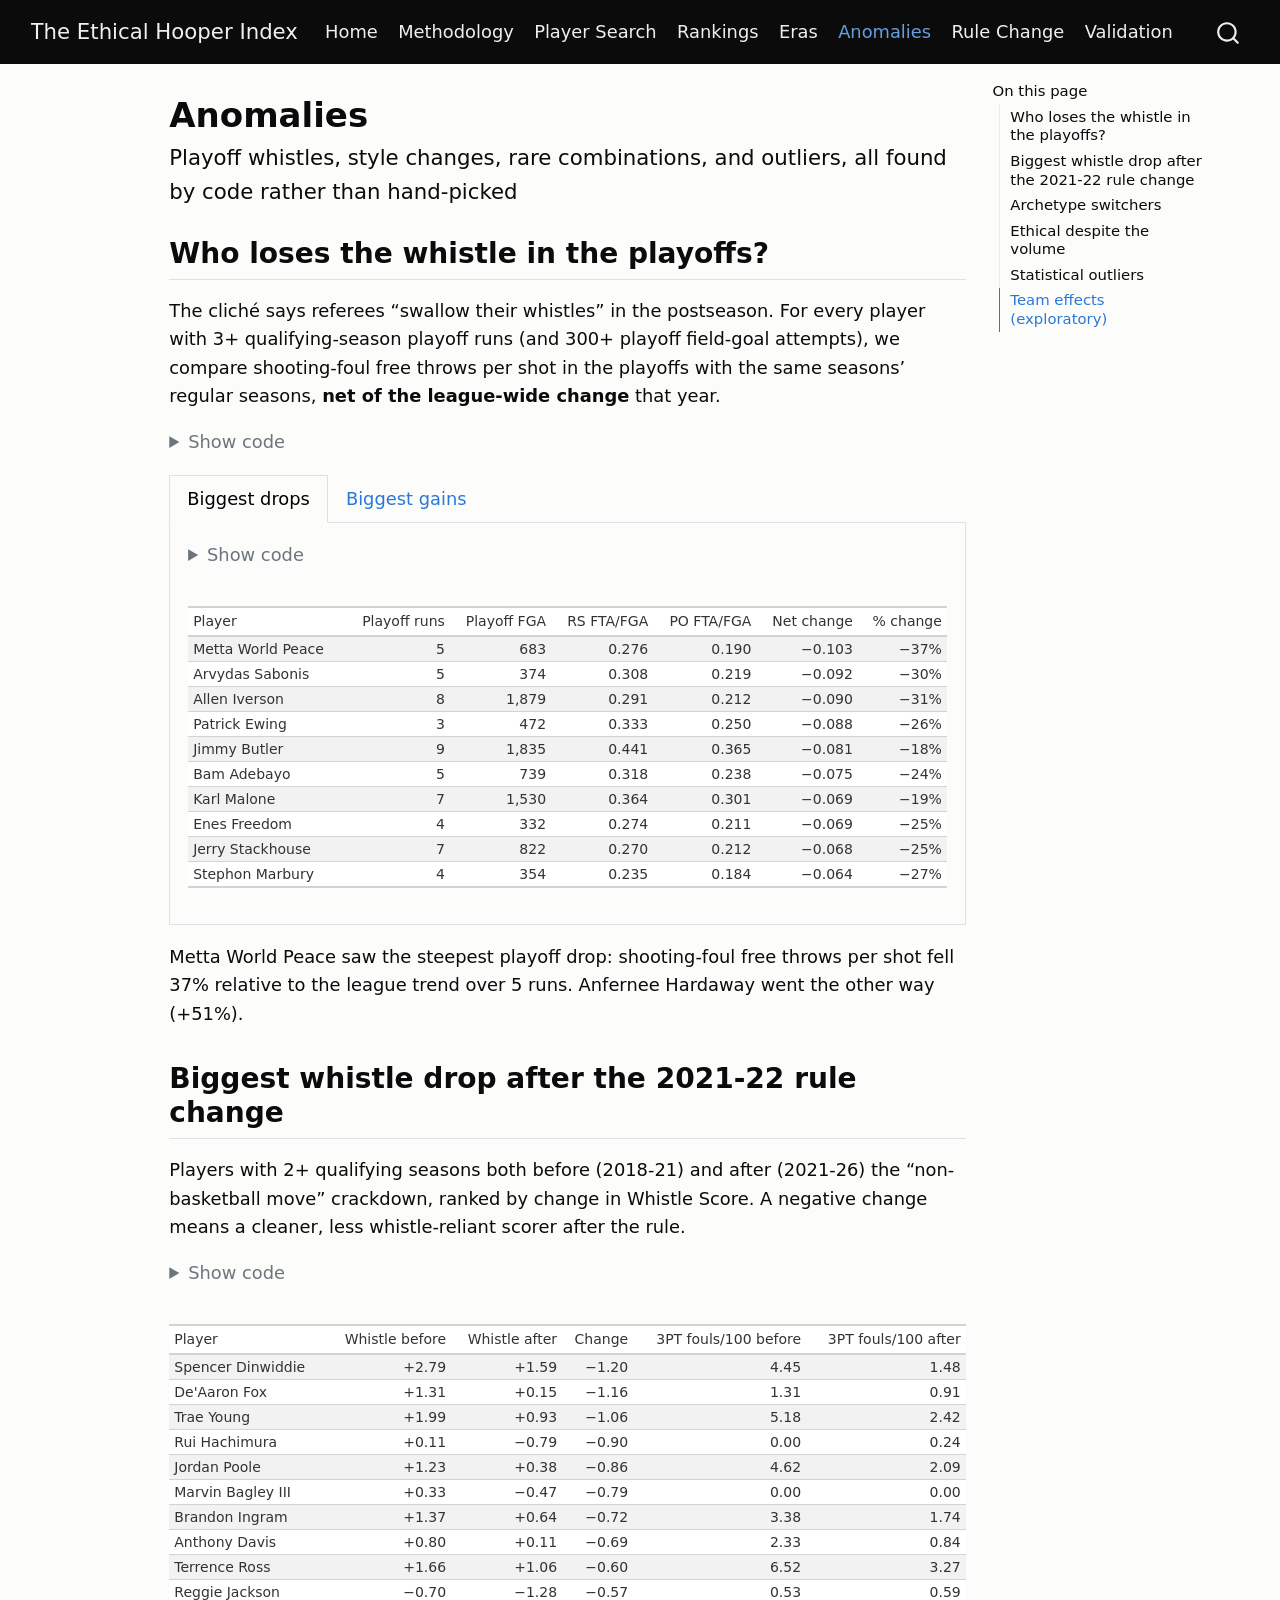
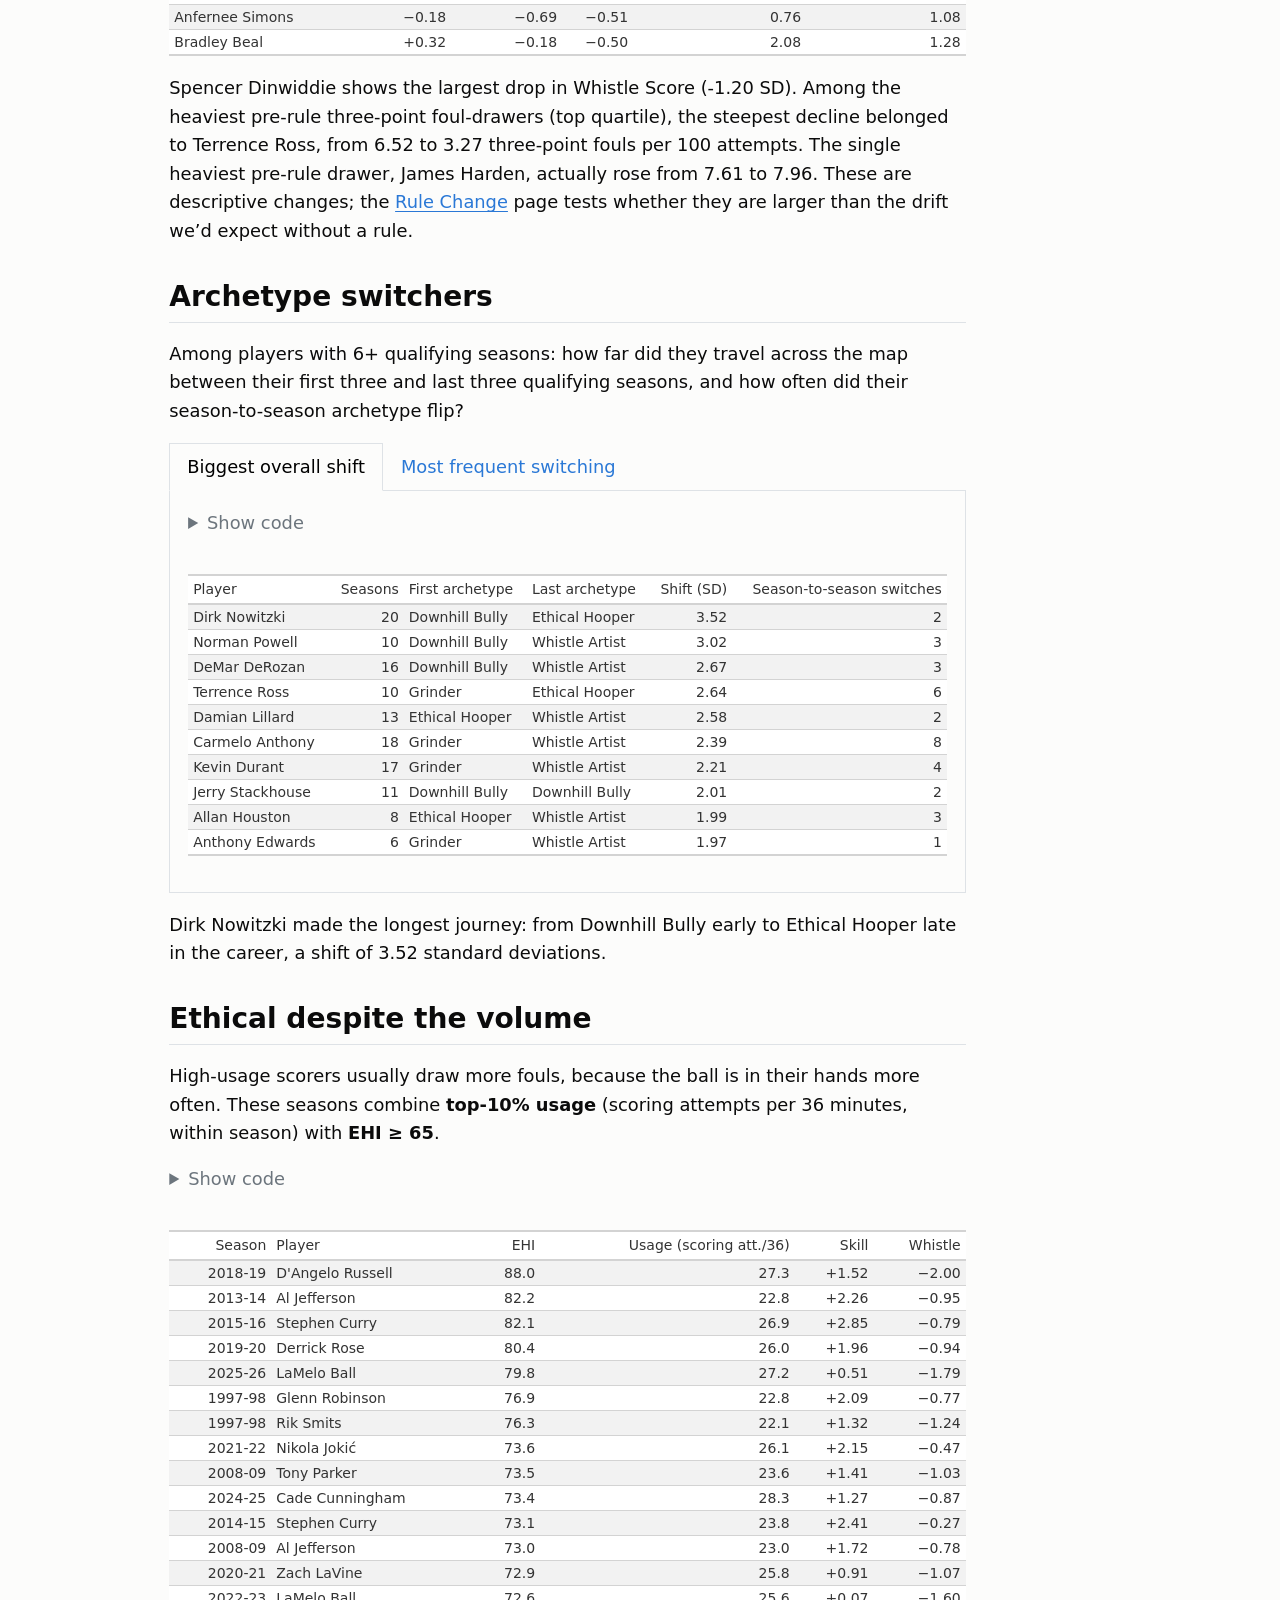
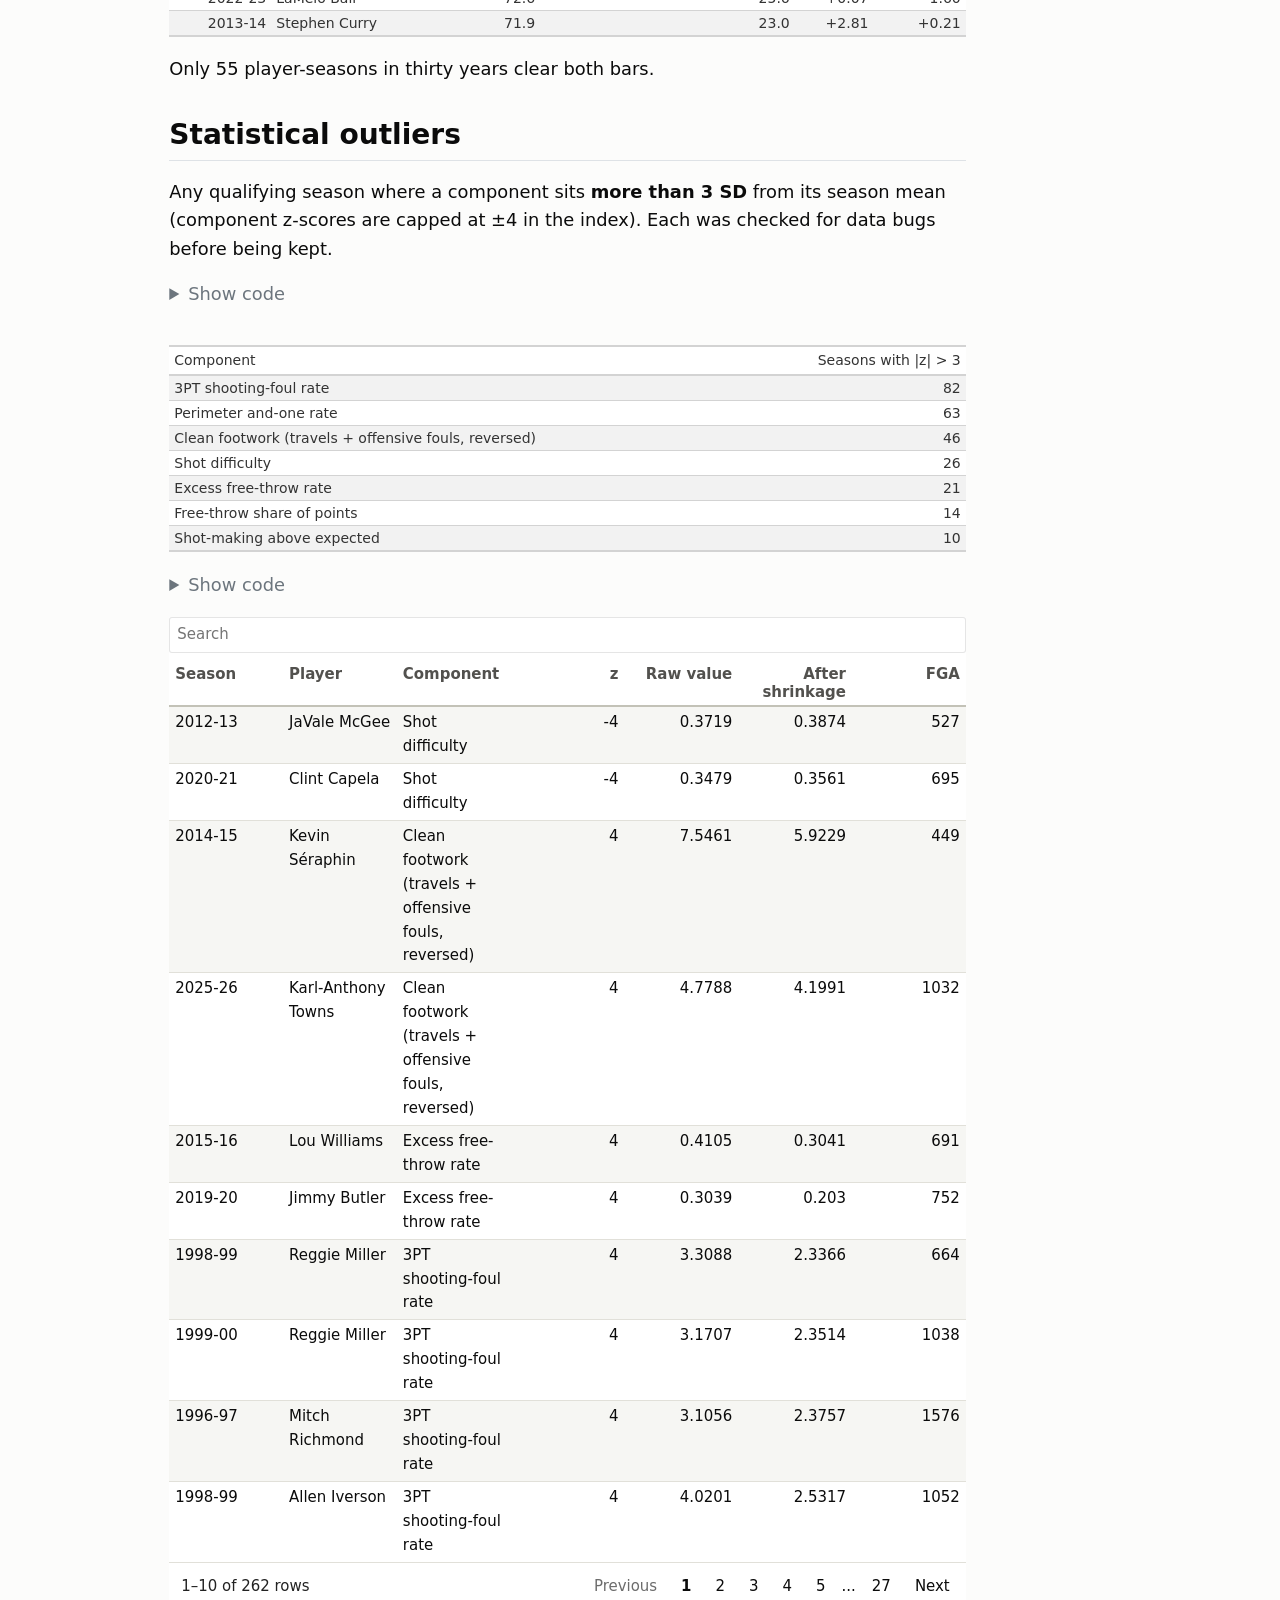
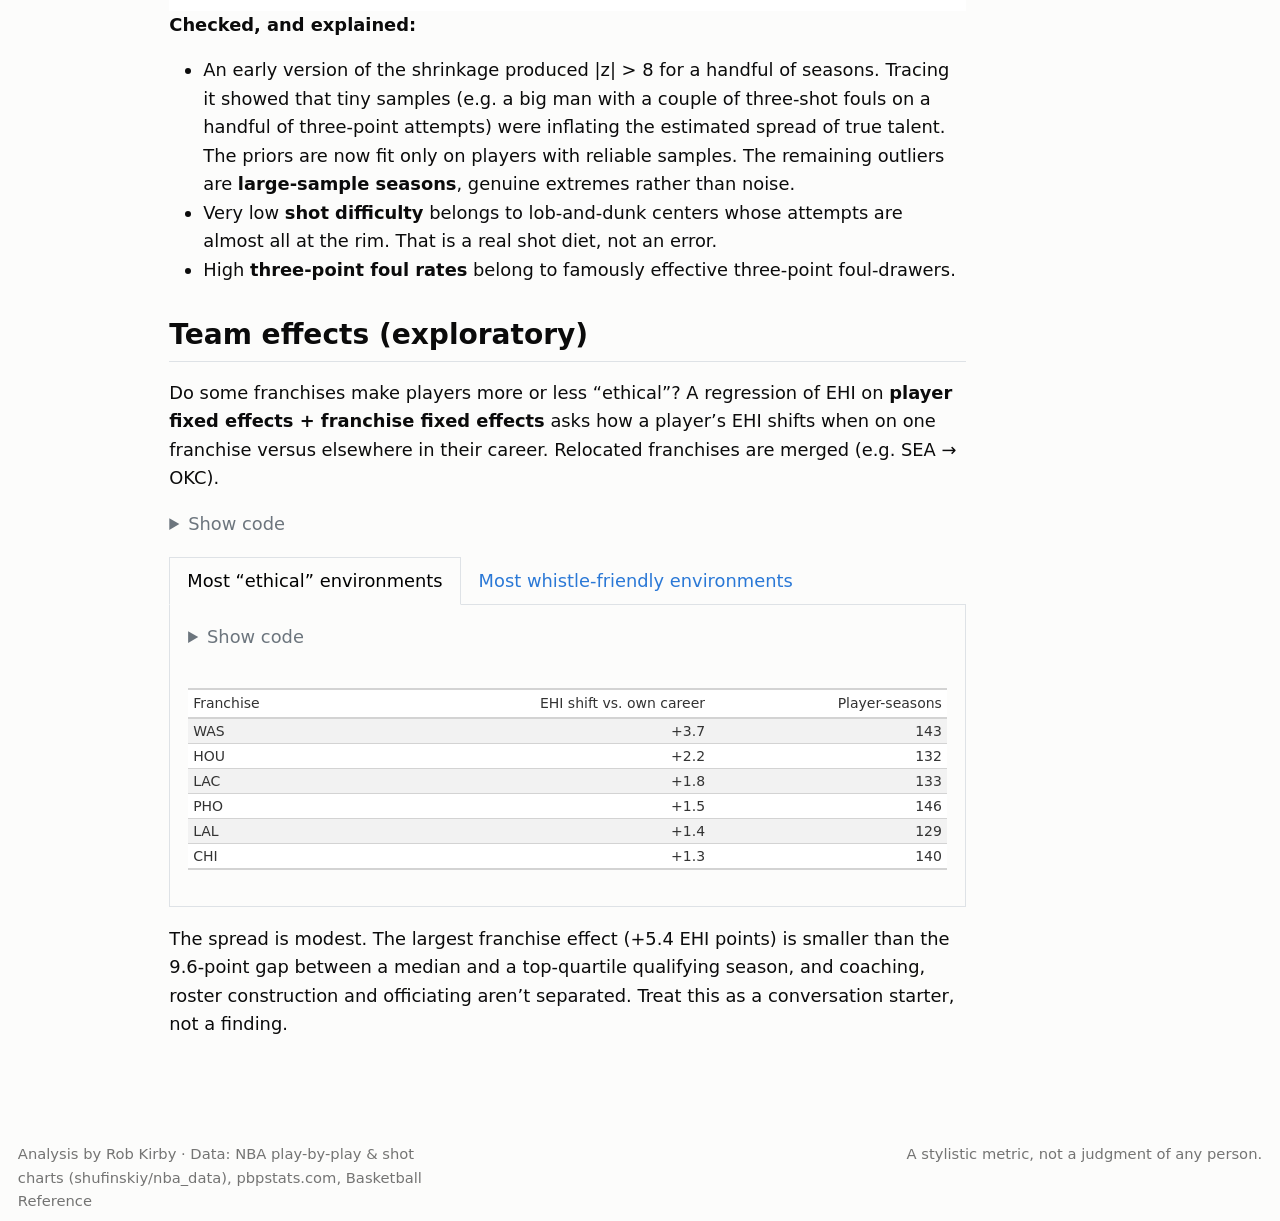
<file: docs/anomalies.html>
<!DOCTYPE html>
<html xmlns="http://www.w3.org/1999/xhtml" lang="en" xml:lang="en"><head>

<meta charset="utf-8">
<meta name="generator" content="quarto-1.11.9">

<meta name="viewport" content="width=device-width, initial-scale=1.0, user-scalable=yes">


<title>Anomalies – The Ethical Hooper Index</title>
<style>
/* Default styles provided by pandoc.
** See https://pandoc.org/MANUAL.html#variables-for-html for config info.
*/
span.smallcaps{font-variant: small-caps;}
div.columns{display: flex; gap: 1.5em;}
div.column{flex: auto;}
@media screen {
div.columns{gap: min(4vw, 1.5em);}
div.column{overflow-x: auto;}
}
div.hanging-indent{margin-left: 1.5em; text-indent: -1.5em;}
ul.task-list{list-style: none;}
ul.task-list li input[type="checkbox"] {
  width: 0.8em;
  margin: 0 0.8em 0.2em -1em; /* quarto-specific, see https://github.com/quarto-dev/quarto-cli/issues/4556 */ 
  vertical-align: middle;
}
/* CSS for syntax highlighting */
html { -webkit-text-size-adjust: 100%; }
pre > code.sourceCode { white-space: pre; position: relative; }
pre > code.sourceCode > span { display: inline-block; line-height: 1.25; }
pre > code.sourceCode > span:empty { height: 1.2em; }
.sourceCode { overflow: visible; }
code.sourceCode > span { color: inherit; text-decoration: inherit; }
div.sourceCode { margin: 1em 0; }
pre.sourceCode { margin: 0; }
@media screen {
div.sourceCode { overflow: auto; }
}
@media print {
pre > code.sourceCode { white-space: pre-wrap; }
pre > code.sourceCode > span { text-indent: -5em; padding-left: 5em; }
}
pre.numberSource code
  { counter-reset: source-line 0; }
pre.numberSource code > span
  { position: relative; left: -4em; counter-increment: source-line; }
pre.numberSource code > span > a:first-child::before
  { content: counter(source-line);
    position: relative; left: -1em; text-align: right; vertical-align: baseline;
    border: none; display: inline-block;
    -webkit-touch-callout: none; -webkit-user-select: none;
    -khtml-user-select: none; -moz-user-select: none;
    -ms-user-select: none; user-select: none;
    padding: 0 4px; width: 4em;
  }
pre.numberSource { margin-left: 3em;  padding-left: 4px; }
div.sourceCode
  {   }
@media screen {
pre > code.sourceCode > span > a:first-child::before { text-decoration: underline; }
}
</style>


<script src="site_libs/quarto-nav/quarto-nav.js"></script>
<script src="site_libs/quarto-nav/headroom.min.js"></script>
<script src="site_libs/clipboard/clipboard.min.js"></script>
<script src="site_libs/quarto-search/autocomplete.umd.js"></script>
<script src="site_libs/quarto-search/fuse.min.js"></script>
<script src="site_libs/quarto-search/quarto-search.js"></script>
<meta name="quarto:offset" content="./">
<script src="site_libs/quarto-html/quarto.js" type="module"></script>
<script src="site_libs/quarto-html/tabsets/tabsets.js" type="module"></script>
<script src="site_libs/quarto-html/scrollable-regions/scrollable-regions.js" type="module"></script>
<script src="site_libs/quarto-html/popper.min.js"></script>
<script src="site_libs/quarto-html/tippy.umd.min.js"></script>
<script src="site_libs/quarto-html/anchor.min.js"></script>
<link href="site_libs/quarto-html/tippy.css" rel="stylesheet">
<link href="site_libs/quarto-html/quarto-syntax-highlighting-63b5708e65d6cd79cd7618c58d0c21e7.css" rel="stylesheet" id="quarto-text-highlighting-styles">
<script src="site_libs/bootstrap/bootstrap.min.js"></script>
<link href="site_libs/bootstrap/bootstrap-icons.css" rel="stylesheet">
<link href="site_libs/bootstrap/bootstrap-1a6fe9b46e0955b3a304957b91c45d7f.min.css" rel="stylesheet" append-hash="true" id="quarto-bootstrap" data-mode="light">
<script id="quarto-search-options" type="application/json">{
  "location": "navbar",
  "copy-button": false,
  "collapse-after": 3,
  "panel-placement": "end",
  "type": "overlay",
  "limit": 50,
  "keyboard-shortcut": [
    "f",
    "/",
    "s"
  ],
  "show-item-context": false,
  "language": {
    "search-no-results-text": "No results",
    "search-matching-documents-text": "matching documents",
    "search-copy-link-title": "Copy link to search",
    "search-hide-matches-text": "Hide additional matches",
    "search-more-match-text": "more match in this document",
    "search-more-matches-text": "more matches in this document",
    "search-clear-button-title": "Clear",
    "search-text-placeholder": "",
    "search-detached-cancel-button-title": "Cancel",
    "search-submit-button-title": "Submit",
    "search-label": "Search"
  }
}</script>
<style>html{ scroll-behavior: smooth; }</style>
<script src="site_libs/core-js-2.5.3/shim.min.js"></script>
<script src="site_libs/react-18.2.0/react.min.js"></script>
<script src="site_libs/react-18.2.0/react-dom.min.js"></script>
<script src="site_libs/reactwidget-2.0.0/react-tools.js"></script>
<link href="site_libs/htmltools-fill-0.5.9/fill.css" rel="stylesheet">
<script src="site_libs/htmlwidgets-1.6.4/htmlwidgets.js"></script>
<link href="site_libs/reactable-0.4.5/reactable.css" rel="stylesheet">
<script src="site_libs/reactable-binding-0.4.5/reactable.js"></script>


</head>

<body class="nav-fixed quarto-light"><a id="quarto-skip-link" class="visually-hidden-focusable" href="#quarto-document-content">Skip to main content</a>

<div id="quarto-search-results"></div>
  <header id="quarto-header" class="headroom fixed-top">
    <nav class="navbar navbar-expand-lg " data-bs-theme="dark" aria-label="Site">
      <div class="navbar-container container-fluid">
      <div class="navbar-brand-container mx-auto">
    <a class="navbar-brand" href="./index.html">
    <span class="navbar-title">The Ethical Hooper Index</span>
    </a>
  </div>
          <button class="navbar-toggler" type="button" data-bs-toggle="collapse" data-bs-target="#navbarCollapse" aria-controls="navbarCollapse" aria-expanded="false" aria-label="Toggle navigation" onclick="if (window.quartoToggleHeadroom) { window.quartoToggleHeadroom(); }">
  <span class="navbar-toggler-icon"></span>
</button>
          <div class="collapse navbar-collapse" id="navbarCollapse">
            <ul class="navbar-nav navbar-nav-scroll me-auto">
  <li class="nav-item">
    <a class="nav-link" href="./index.html"> 
<span class="menu-text">Home</span></a>
  </li>  
  <li class="nav-item">
    <a class="nav-link" href="./methodology.html"> 
<span class="menu-text">Methodology</span></a>
  </li>  
  <li class="nav-item">
    <a class="nav-link" href="./player.html"> 
<span class="menu-text">Player Search</span></a>
  </li>  
  <li class="nav-item">
    <a class="nav-link" href="./rankings.html"> 
<span class="menu-text">Rankings</span></a>
  </li>  
  <li class="nav-item">
    <a class="nav-link" href="./eras.html"> 
<span class="menu-text">Eras</span></a>
  </li>  
  <li class="nav-item">
    <a class="nav-link active" href="./anomalies.html" aria-current="page"> 
<span class="menu-text">Anomalies</span></a>
  </li>  
  <li class="nav-item">
    <a class="nav-link" href="./rule-change.html"> 
<span class="menu-text">Rule Change</span></a>
  </li>  
  <li class="nav-item">
    <a class="nav-link" href="./validation.html"> 
<span class="menu-text">Validation</span></a>
  </li>  
</ul>
          </div> <!-- /navcollapse -->
            <div class="quarto-navbar-tools">
</div>
            <div id="quarto-search" class="" title="Search"></div>
      </div> <!-- /container-fluid -->
    </nav>
</header>
<!-- content -->
<div id="quarto-content" class="quarto-container page-columns page-rows-contents page-layout-article page-navbar">
<!-- sidebar -->
<!-- margin-sidebar -->
    <div id="quarto-margin-sidebar" class="sidebar margin-sidebar">
        <nav id="TOC" role="doc-toc" aria-labelledby="toc-title" class="toc-active">
    <h2 id="toc-title">On this page</h2>
   
  <ul class="collapse">
  <li><a href="#who-loses-the-whistle-in-the-playoffs" id="toc-who-loses-the-whistle-in-the-playoffs" class="nav-link active" data-scroll-target="#who-loses-the-whistle-in-the-playoffs">Who loses the whistle in the playoffs?</a></li>
  <li><a href="#biggest-whistle-drop-after-the-2021-22-rule-change" id="toc-biggest-whistle-drop-after-the-2021-22-rule-change" class="nav-link" data-scroll-target="#biggest-whistle-drop-after-the-2021-22-rule-change">Biggest whistle drop after the 2021-22 rule change</a></li>
  <li><a href="#archetype-switchers" id="toc-archetype-switchers" class="nav-link" data-scroll-target="#archetype-switchers">Archetype switchers</a></li>
  <li><a href="#ethical-despite-the-volume" id="toc-ethical-despite-the-volume" class="nav-link" data-scroll-target="#ethical-despite-the-volume">Ethical despite the volume</a></li>
  <li><a href="#statistical-outliers" id="toc-statistical-outliers" class="nav-link" data-scroll-target="#statistical-outliers">Statistical outliers</a></li>
  <li><a href="#team-effects-exploratory" id="toc-team-effects-exploratory" class="nav-link" data-scroll-target="#team-effects-exploratory">Team effects (exploratory)</a></li>
  </ul>
</nav>
    </div>
<!-- main -->
<main class="content" id="quarto-document-content" tabindex="-1">

<header id="title-block-header" class="quarto-title-block default">
<div class="quarto-title">
<h1 class="title">Anomalies</h1>
<p class="subtitle lead">Playoff whistles, style changes, rare combinations, and outliers, all found by code rather than hand-picked</p>
</div>



<div class="quarto-title-meta">

    
  
    
  </div>
  


</header>


<section id="who-loses-the-whistle-in-the-playoffs" class="level2">
<h2 class="anchored" data-anchor-id="who-loses-the-whistle-in-the-playoffs">Who loses the whistle in the playoffs?</h2>
<p>The cliché says referees “swallow their whistles” in the postseason. For every player with 3+ qualifying-season playoff runs (and 300+ playoff field-goal attempts), we compare shooting-foul free throws per shot in the playoffs with the same seasons’ regular seasons, <strong>net of the league-wide change</strong> that year.</p>
<div class="cell">
<details class="code-fold">
<summary>Show code</summary>
<div class="code-copy-outer-scaffold"><div class="sourceCode cell-code" id="cb1"><pre class="sourceCode r code-with-copy"><code class="sourceCode r"><span id="cb1-1"><a href="#cb1-1" aria-hidden="true" tabindex="-1"></a>pw_tbl <span class="ot">&lt;-</span> <span class="cf">function</span>(d) d[, .(<span class="at">Player =</span> player, <span class="st">`</span><span class="at">Playoff runs</span><span class="st">`</span> <span class="ot">=</span> po_runs, <span class="st">`</span><span class="at">Playoff FGA</span><span class="st">`</span> <span class="ot">=</span> po_fga,</span>
<span id="cb1-2"><a href="#cb1-2" aria-hidden="true" tabindex="-1"></a>                            <span class="st">`</span><span class="at">RS FTA/FGA</span><span class="st">`</span> <span class="ot">=</span> rs_ftr, <span class="st">`</span><span class="at">PO FTA/FGA</span><span class="st">`</span> <span class="ot">=</span> po_ftr, <span class="st">`</span><span class="at">Net change</span><span class="st">`</span> <span class="ot">=</span> net_change, <span class="st">`</span><span class="at">% change</span><span class="st">`</span> <span class="ot">=</span> pct_change <span class="sc">/</span> <span class="dv">100</span>)] <span class="sc">|&gt;</span></span>
<span id="cb1-3"><a href="#cb1-3" aria-hidden="true" tabindex="-1"></a>  <span class="fu">small_gt</span>() <span class="sc">|&gt;</span> <span class="fu">fmt_number</span>(<span class="fu">c</span>(<span class="st">`</span><span class="at">RS FTA/FGA</span><span class="st">`</span>, <span class="st">`</span><span class="at">PO FTA/FGA</span><span class="st">`</span>), <span class="at">decimals =</span> <span class="dv">3</span>) <span class="sc">|&gt;</span></span>
<span id="cb1-4"><a href="#cb1-4" aria-hidden="true" tabindex="-1"></a>  <span class="fu">fmt_number</span>(<span class="st">`</span><span class="at">Net change</span><span class="st">`</span>, <span class="at">decimals =</span> <span class="dv">3</span>, <span class="at">force_sign =</span> <span class="cn">TRUE</span>) <span class="sc">|&gt;</span> <span class="fu">fmt_percent</span>(<span class="st">`</span><span class="at">% change</span><span class="st">`</span>, <span class="at">decimals =</span> <span class="dv">0</span>, <span class="at">force_sign =</span> <span class="cn">TRUE</span>) <span class="sc">|&gt;</span></span>
<span id="cb1-5"><a href="#cb1-5" aria-hidden="true" tabindex="-1"></a>  <span class="fu">fmt_number</span>(<span class="st">`</span><span class="at">Playoff FGA</span><span class="st">`</span>, <span class="at">decimals =</span> <span class="dv">0</span>)</span></code></pre></div><button title="Copy to Clipboard" class="code-copy-button"><i class="bi"></i></button></div>
</details>
</div>
<div class="tabset-margin-container"></div><div class="panel-tabset">
<ul class="nav nav-tabs" role="tablist"><li class="nav-item" role="presentation"><a class="nav-link active" id="tabset-1-1-tab" data-bs-toggle="tab" data-bs-target="#tabset-1-1" role="tab" aria-controls="tabset-1-1" aria-selected="true" href="">Biggest drops</a></li><li class="nav-item" role="presentation"><a class="nav-link" id="tabset-1-2-tab" data-bs-toggle="tab" data-bs-target="#tabset-1-2" role="tab" aria-controls="tabset-1-2" aria-selected="false" href="">Biggest gains</a></li></ul>
<div class="tab-content">
<div id="tabset-1-1" class="tab-pane active" role="tabpanel" aria-labelledby="tabset-1-1-tab">
<div class="cell">
<details class="code-fold">
<summary>Show code</summary>
<div class="code-copy-outer-scaffold"><div class="sourceCode cell-code" id="cb2"><pre class="sourceCode r code-with-copy"><code class="sourceCode r"><span id="cb2-1"><a href="#cb2-1" aria-hidden="true" tabindex="-1"></a><span class="fu">pw_tbl</span>(pw[<span class="fu">order</span>(net_change)][<span class="dv">1</span><span class="sc">:</span><span class="dv">10</span>])</span></code></pre></div><button title="Copy to Clipboard" class="code-copy-button"><i class="bi"></i></button></div>
</details>
<div class="cell-output-display">
<div id="lutqtdguta" style="padding-left:0px;padding-right:0px;padding-top:10px;padding-bottom:10px;overflow-x:auto;overflow-y:auto;width:auto;height:auto;">
<style>#lutqtdguta table {
  font-family: system-ui, 'Segoe UI', Roboto, Helvetica, Arial, sans-serif, 'Apple Color Emoji', 'Segoe UI Emoji', 'Segoe UI Symbol', 'Noto Color Emoji';
  -webkit-font-smoothing: antialiased;
  -moz-osx-font-smoothing: grayscale;
}

#lutqtdguta thead, #lutqtdguta tbody, #lutqtdguta tfoot, #lutqtdguta tr, #lutqtdguta td, #lutqtdguta th {
  border-style: none;
}

#lutqtdguta p {
  margin: 0;
  padding: 0;
}

#lutqtdguta .gt_table {
  display: table;
  border-collapse: collapse;
  line-height: normal;
  margin-left: auto;
  margin-right: auto;
  color: #333333;
  font-size: 14px;
  font-weight: normal;
  font-style: normal;
  background-color: #FFFFFF;
  width: 100%;
  border-top-style: solid;
  border-top-width: 2px;
  border-top-color: #A8A8A8;
  border-right-style: none;
  border-right-width: 2px;
  border-right-color: #D3D3D3;
  border-bottom-style: solid;
  border-bottom-width: 2px;
  border-bottom-color: #A8A8A8;
  border-left-style: none;
  border-left-width: 2px;
  border-left-color: #D3D3D3;
}

#lutqtdguta .gt_caption {
  padding-top: 4px;
  padding-bottom: 4px;
}

#lutqtdguta .gt_title {
  color: #333333;
  font-size: 125%;
  font-weight: initial;
  padding-top: 4px;
  padding-bottom: 4px;
  padding-left: 5px;
  padding-right: 5px;
  border-bottom-color: #FFFFFF;
  border-bottom-width: 0;
}

#lutqtdguta .gt_subtitle {
  color: #333333;
  font-size: 85%;
  font-weight: initial;
  padding-top: 3px;
  padding-bottom: 5px;
  padding-left: 5px;
  padding-right: 5px;
  border-top-color: #FFFFFF;
  border-top-width: 0;
}

#lutqtdguta .gt_heading {
  background-color: #FFFFFF;
  text-align: center;
  border-bottom-color: #FFFFFF;
  border-left-style: none;
  border-left-width: 1px;
  border-left-color: #D3D3D3;
  border-right-style: none;
  border-right-width: 1px;
  border-right-color: #D3D3D3;
}

#lutqtdguta .gt_bottom_border {
  border-bottom-style: solid;
  border-bottom-width: 2px;
  border-bottom-color: #D3D3D3;
}

#lutqtdguta .gt_col_headings {
  border-top-style: solid;
  border-top-width: 2px;
  border-top-color: #D3D3D3;
  border-bottom-style: solid;
  border-bottom-width: 2px;
  border-bottom-color: #D3D3D3;
  border-left-style: none;
  border-left-width: 1px;
  border-left-color: #D3D3D3;
  border-right-style: none;
  border-right-width: 1px;
  border-right-color: #D3D3D3;
}

#lutqtdguta .gt_col_heading {
  color: #333333;
  background-color: #FFFFFF;
  font-size: 100%;
  font-weight: normal;
  text-transform: inherit;
  border-left-style: none;
  border-left-width: 1px;
  border-left-color: #D3D3D3;
  border-right-style: none;
  border-right-width: 1px;
  border-right-color: #D3D3D3;
  vertical-align: bottom;
  padding-top: 5px;
  padding-bottom: 6px;
  padding-left: 5px;
  padding-right: 5px;
  overflow-x: hidden;
}

#lutqtdguta .gt_column_spanner_outer {
  color: #333333;
  background-color: #FFFFFF;
  font-size: 100%;
  font-weight: normal;
  text-transform: inherit;
  padding-top: 0;
  padding-bottom: 0;
  padding-left: 4px;
  padding-right: 4px;
}

#lutqtdguta .gt_column_spanner_outer:first-child {
  padding-left: 0;
}

#lutqtdguta .gt_column_spanner_outer:last-child {
  padding-right: 0;
}

#lutqtdguta .gt_column_spanner {
  border-bottom-style: solid;
  border-bottom-width: 2px;
  border-bottom-color: #D3D3D3;
  vertical-align: bottom;
  padding-top: 5px;
  padding-bottom: 5px;
  overflow-x: hidden;
  display: inline-block;
  width: 100%;
}

#lutqtdguta .gt_spanner_row {
  border-bottom-style: hidden;
}

#lutqtdguta .gt_group_heading {
  padding-top: 8px;
  padding-bottom: 8px;
  padding-left: 5px;
  padding-right: 5px;
  color: #333333;
  background-color: #FFFFFF;
  font-size: 100%;
  font-weight: initial;
  text-transform: inherit;
  border-top-style: solid;
  border-top-width: 2px;
  border-top-color: #D3D3D3;
  border-bottom-style: solid;
  border-bottom-width: 2px;
  border-bottom-color: #D3D3D3;
  border-left-style: none;
  border-left-width: 1px;
  border-left-color: #D3D3D3;
  border-right-style: none;
  border-right-width: 1px;
  border-right-color: #D3D3D3;
  vertical-align: middle;
  text-align: left;
}

#lutqtdguta .gt_empty_group_heading {
  padding: 0.5px;
  color: #333333;
  background-color: #FFFFFF;
  font-size: 100%;
  font-weight: initial;
  border-top-style: solid;
  border-top-width: 2px;
  border-top-color: #D3D3D3;
  border-bottom-style: solid;
  border-bottom-width: 2px;
  border-bottom-color: #D3D3D3;
  vertical-align: middle;
}

#lutqtdguta .gt_from_md > :first-child {
  margin-top: 0;
}

#lutqtdguta .gt_from_md > :last-child {
  margin-bottom: 0;
}

#lutqtdguta .gt_row {
  padding-top: 4px;
  padding-bottom: 4px;
  padding-left: 5px;
  padding-right: 5px;
  margin: 10px;
  border-top-style: solid;
  border-top-width: 1px;
  border-top-color: #D3D3D3;
  border-left-style: none;
  border-left-width: 1px;
  border-left-color: #D3D3D3;
  border-right-style: none;
  border-right-width: 1px;
  border-right-color: #D3D3D3;
  vertical-align: middle;
  overflow-x: hidden;
}

#lutqtdguta .gt_stub {
  color: #333333;
  background-color: #FFFFFF;
  font-size: 100%;
  font-weight: initial;
  text-transform: inherit;
  border-right-style: solid;
  border-right-width: 2px;
  border-right-color: #D3D3D3;
  padding-left: 5px;
  padding-right: 5px;
}

#lutqtdguta .gt_stub_row_group {
  color: #333333;
  background-color: #FFFFFF;
  font-size: 100%;
  font-weight: initial;
  text-transform: inherit;
  border-right-style: solid;
  border-right-width: 2px;
  border-right-color: #D3D3D3;
  padding-left: 5px;
  padding-right: 5px;
  vertical-align: top;
}

#lutqtdguta .gt_row_group_first td {
  border-top-width: 2px;
}

#lutqtdguta .gt_row_group_first th {
  border-top-width: 2px;
}

#lutqtdguta .gt_summary_row {
  color: #333333;
  background-color: #FFFFFF;
  text-transform: inherit;
  padding-top: 8px;
  padding-bottom: 8px;
  padding-left: 5px;
  padding-right: 5px;
}

#lutqtdguta .gt_first_summary_row {
  border-top-style: solid;
  border-top-color: #D3D3D3;
}

#lutqtdguta .gt_first_summary_row.thick {
  border-top-width: 2px;
}

#lutqtdguta .gt_last_summary_row {
  padding-top: 8px;
  padding-bottom: 8px;
  padding-left: 5px;
  padding-right: 5px;
  border-bottom-style: solid;
  border-bottom-width: 2px;
  border-bottom-color: #D3D3D3;
}

#lutqtdguta .gt_grand_summary_row {
  color: #333333;
  background-color: #FFFFFF;
  text-transform: inherit;
  padding-top: 8px;
  padding-bottom: 8px;
  padding-left: 5px;
  padding-right: 5px;
}

#lutqtdguta .gt_first_grand_summary_row {
  padding-top: 8px;
  padding-bottom: 8px;
  padding-left: 5px;
  padding-right: 5px;
  border-top-style: double;
  border-top-width: 6px;
  border-top-color: #D3D3D3;
}

#lutqtdguta .gt_last_grand_summary_row_top {
  padding-top: 8px;
  padding-bottom: 8px;
  padding-left: 5px;
  padding-right: 5px;
  border-bottom-style: double;
  border-bottom-width: 6px;
  border-bottom-color: #D3D3D3;
}

#lutqtdguta .gt_striped {
  background-color: rgba(128, 128, 128, 0.05);
}

#lutqtdguta .gt_table_body {
  border-top-style: solid;
  border-top-width: 2px;
  border-top-color: #D3D3D3;
  border-bottom-style: solid;
  border-bottom-width: 2px;
  border-bottom-color: #D3D3D3;
}

#lutqtdguta .gt_footnotes {
  color: #333333;
  background-color: #FFFFFF;
  border-bottom-style: none;
  border-bottom-width: 2px;
  border-bottom-color: #D3D3D3;
  border-left-style: none;
  border-left-width: 2px;
  border-left-color: #D3D3D3;
  border-right-style: none;
  border-right-width: 2px;
  border-right-color: #D3D3D3;
}

#lutqtdguta .gt_footnote {
  margin: 0px;
  font-size: 90%;
  padding-top: 4px;
  padding-bottom: 4px;
  padding-left: 5px;
  padding-right: 5px;
}

#lutqtdguta .gt_sourcenotes {
  color: #333333;
  background-color: #FFFFFF;
  border-bottom-style: none;
  border-bottom-width: 2px;
  border-bottom-color: #D3D3D3;
  border-left-style: none;
  border-left-width: 2px;
  border-left-color: #D3D3D3;
  border-right-style: none;
  border-right-width: 2px;
  border-right-color: #D3D3D3;
}

#lutqtdguta .gt_sourcenote {
  font-size: 90%;
  padding-top: 4px;
  padding-bottom: 4px;
  padding-left: 5px;
  padding-right: 5px;
}

#lutqtdguta .gt_left {
  text-align: left;
}

#lutqtdguta .gt_center {
  text-align: center;
}

#lutqtdguta .gt_right {
  text-align: right;
  font-variant-numeric: tabular-nums;
}

#lutqtdguta .gt_font_normal {
  font-weight: normal;
}

#lutqtdguta .gt_font_bold {
  font-weight: bold;
}

#lutqtdguta .gt_font_italic {
  font-style: italic;
}

#lutqtdguta .gt_super {
  font-size: 65%;
}

#lutqtdguta .gt_footnote_marks {
  font-size: 75%;
  vertical-align: 0.4em;
  position: initial;
}

#lutqtdguta .gt_asterisk {
  font-size: 100%;
  vertical-align: 0;
}

#lutqtdguta .gt_indent_1 {
  text-indent: 5px;
}

#lutqtdguta .gt_indent_2 {
  text-indent: 10px;
}

#lutqtdguta .gt_indent_3 {
  text-indent: 15px;
}

#lutqtdguta .gt_indent_4 {
  text-indent: 20px;
}

#lutqtdguta .gt_indent_5 {
  text-indent: 25px;
}

#lutqtdguta .katex-display {
  display: inline-flex !important;
  margin-bottom: 0.75em !important;
}

#lutqtdguta div.Reactable > div.rt-table > div.rt-thead > div.rt-tr.rt-tr-group-header > div.rt-th-group:after {
  height: 0px !important;
}
</style>

<table class="gt_table caption-top table table-sm table-striped small" data-quarto-bootstrap="false">
<thead>
<tr class="gt_col_headings header">
<th id="Player" class="gt_col_heading gt_columns_bottom_border gt_left" data-quarto-table-cell-role="th" scope="col">Player</th>
<th id="Playoff-runs" class="gt_col_heading gt_columns_bottom_border gt_right" data-quarto-table-cell-role="th" scope="col">Playoff runs</th>
<th id="Playoff-FGA" class="gt_col_heading gt_columns_bottom_border gt_right" data-quarto-table-cell-role="th" scope="col">Playoff FGA</th>
<th id="RS-FTA/FGA" class="gt_col_heading gt_columns_bottom_border gt_right" data-quarto-table-cell-role="th" scope="col">RS FTA/FGA</th>
<th id="PO-FTA/FGA" class="gt_col_heading gt_columns_bottom_border gt_right" data-quarto-table-cell-role="th" scope="col">PO FTA/FGA</th>
<th id="Net-change" class="gt_col_heading gt_columns_bottom_border gt_right" data-quarto-table-cell-role="th" scope="col">Net change</th>
<th id="a%-change" class="gt_col_heading gt_columns_bottom_border gt_right" data-quarto-table-cell-role="th" scope="col">% change</th>
</tr>
</thead>
<tbody class="gt_table_body">
<tr class="odd">
<td class="gt_row gt_left" headers="Player">Metta World Peace</td>
<td class="gt_row gt_right" headers="Playoff-runs">5</td>
<td class="gt_row gt_right" headers="Playoff-FGA">683</td>
<td class="gt_row gt_right" headers="RS-FTA/FGA">0.276</td>
<td class="gt_row gt_right" headers="PO-FTA/FGA">0.190</td>
<td class="gt_row gt_right" headers="Net-change">−0.103</td>
<td class="gt_row gt_right" headers="a%-change">−37%</td>
</tr>
<tr class="even">
<td class="gt_row gt_left" headers="Player">Arvydas Sabonis</td>
<td class="gt_row gt_right" headers="Playoff-runs">5</td>
<td class="gt_row gt_right" headers="Playoff-FGA">374</td>
<td class="gt_row gt_right" headers="RS-FTA/FGA">0.308</td>
<td class="gt_row gt_right" headers="PO-FTA/FGA">0.219</td>
<td class="gt_row gt_right" headers="Net-change">−0.092</td>
<td class="gt_row gt_right" headers="a%-change">−30%</td>
</tr>
<tr class="odd">
<td class="gt_row gt_left" headers="Player">Allen Iverson</td>
<td class="gt_row gt_right" headers="Playoff-runs">8</td>
<td class="gt_row gt_right" headers="Playoff-FGA">1,879</td>
<td class="gt_row gt_right" headers="RS-FTA/FGA">0.291</td>
<td class="gt_row gt_right" headers="PO-FTA/FGA">0.212</td>
<td class="gt_row gt_right" headers="Net-change">−0.090</td>
<td class="gt_row gt_right" headers="a%-change">−31%</td>
</tr>
<tr class="even">
<td class="gt_row gt_left" headers="Player">Patrick Ewing</td>
<td class="gt_row gt_right" headers="Playoff-runs">3</td>
<td class="gt_row gt_right" headers="Playoff-FGA">472</td>
<td class="gt_row gt_right" headers="RS-FTA/FGA">0.333</td>
<td class="gt_row gt_right" headers="PO-FTA/FGA">0.250</td>
<td class="gt_row gt_right" headers="Net-change">−0.088</td>
<td class="gt_row gt_right" headers="a%-change">−26%</td>
</tr>
<tr class="odd">
<td class="gt_row gt_left" headers="Player">Jimmy Butler</td>
<td class="gt_row gt_right" headers="Playoff-runs">9</td>
<td class="gt_row gt_right" headers="Playoff-FGA">1,835</td>
<td class="gt_row gt_right" headers="RS-FTA/FGA">0.441</td>
<td class="gt_row gt_right" headers="PO-FTA/FGA">0.365</td>
<td class="gt_row gt_right" headers="Net-change">−0.081</td>
<td class="gt_row gt_right" headers="a%-change">−18%</td>
</tr>
<tr class="even">
<td class="gt_row gt_left" headers="Player">Bam Adebayo</td>
<td class="gt_row gt_right" headers="Playoff-runs">5</td>
<td class="gt_row gt_right" headers="Playoff-FGA">739</td>
<td class="gt_row gt_right" headers="RS-FTA/FGA">0.318</td>
<td class="gt_row gt_right" headers="PO-FTA/FGA">0.238</td>
<td class="gt_row gt_right" headers="Net-change">−0.075</td>
<td class="gt_row gt_right" headers="a%-change">−24%</td>
</tr>
<tr class="odd">
<td class="gt_row gt_left" headers="Player">Karl Malone</td>
<td class="gt_row gt_right" headers="Playoff-runs">7</td>
<td class="gt_row gt_right" headers="Playoff-FGA">1,530</td>
<td class="gt_row gt_right" headers="RS-FTA/FGA">0.364</td>
<td class="gt_row gt_right" headers="PO-FTA/FGA">0.301</td>
<td class="gt_row gt_right" headers="Net-change">−0.069</td>
<td class="gt_row gt_right" headers="a%-change">−19%</td>
</tr>
<tr class="even">
<td class="gt_row gt_left" headers="Player">Enes Freedom</td>
<td class="gt_row gt_right" headers="Playoff-runs">4</td>
<td class="gt_row gt_right" headers="Playoff-FGA">332</td>
<td class="gt_row gt_right" headers="RS-FTA/FGA">0.274</td>
<td class="gt_row gt_right" headers="PO-FTA/FGA">0.211</td>
<td class="gt_row gt_right" headers="Net-change">−0.069</td>
<td class="gt_row gt_right" headers="a%-change">−25%</td>
</tr>
<tr class="odd">
<td class="gt_row gt_left" headers="Player">Jerry Stackhouse</td>
<td class="gt_row gt_right" headers="Playoff-runs">7</td>
<td class="gt_row gt_right" headers="Playoff-FGA">822</td>
<td class="gt_row gt_right" headers="RS-FTA/FGA">0.270</td>
<td class="gt_row gt_right" headers="PO-FTA/FGA">0.212</td>
<td class="gt_row gt_right" headers="Net-change">−0.068</td>
<td class="gt_row gt_right" headers="a%-change">−25%</td>
</tr>
<tr class="even">
<td class="gt_row gt_left" headers="Player">Stephon Marbury</td>
<td class="gt_row gt_right" headers="Playoff-runs">4</td>
<td class="gt_row gt_right" headers="Playoff-FGA">354</td>
<td class="gt_row gt_right" headers="RS-FTA/FGA">0.235</td>
<td class="gt_row gt_right" headers="PO-FTA/FGA">0.184</td>
<td class="gt_row gt_right" headers="Net-change">−0.064</td>
<td class="gt_row gt_right" headers="a%-change">−27%</td>
</tr>
</tbody>
</table>

</div>
</div>
</div>
</div>
<div id="tabset-1-2" class="tab-pane" role="tabpanel" aria-labelledby="tabset-1-2-tab">
<div class="cell">
<details class="code-fold">
<summary>Show code</summary>
<div class="code-copy-outer-scaffold"><div class="sourceCode cell-code" id="cb3"><pre class="sourceCode r code-with-copy"><code class="sourceCode r"><span id="cb3-1"><a href="#cb3-1" aria-hidden="true" tabindex="-1"></a><span class="fu">pw_tbl</span>(pw[<span class="fu">order</span>(<span class="sc">-</span>net_change)][<span class="dv">1</span><span class="sc">:</span><span class="dv">10</span>])</span></code></pre></div><button title="Copy to Clipboard" class="code-copy-button"><i class="bi"></i></button></div>
</details>
<div class="cell-output-display">
<div id="khmwdydndh" style="padding-left:0px;padding-right:0px;padding-top:10px;padding-bottom:10px;overflow-x:auto;overflow-y:auto;width:auto;height:auto;">
<style>#khmwdydndh table {
  font-family: system-ui, 'Segoe UI', Roboto, Helvetica, Arial, sans-serif, 'Apple Color Emoji', 'Segoe UI Emoji', 'Segoe UI Symbol', 'Noto Color Emoji';
  -webkit-font-smoothing: antialiased;
  -moz-osx-font-smoothing: grayscale;
}

#khmwdydndh thead, #khmwdydndh tbody, #khmwdydndh tfoot, #khmwdydndh tr, #khmwdydndh td, #khmwdydndh th {
  border-style: none;
}

#khmwdydndh p {
  margin: 0;
  padding: 0;
}

#khmwdydndh .gt_table {
  display: table;
  border-collapse: collapse;
  line-height: normal;
  margin-left: auto;
  margin-right: auto;
  color: #333333;
  font-size: 14px;
  font-weight: normal;
  font-style: normal;
  background-color: #FFFFFF;
  width: 100%;
  border-top-style: solid;
  border-top-width: 2px;
  border-top-color: #A8A8A8;
  border-right-style: none;
  border-right-width: 2px;
  border-right-color: #D3D3D3;
  border-bottom-style: solid;
  border-bottom-width: 2px;
  border-bottom-color: #A8A8A8;
  border-left-style: none;
  border-left-width: 2px;
  border-left-color: #D3D3D3;
}

#khmwdydndh .gt_caption {
  padding-top: 4px;
  padding-bottom: 4px;
}

#khmwdydndh .gt_title {
  color: #333333;
  font-size: 125%;
  font-weight: initial;
  padding-top: 4px;
  padding-bottom: 4px;
  padding-left: 5px;
  padding-right: 5px;
  border-bottom-color: #FFFFFF;
  border-bottom-width: 0;
}

#khmwdydndh .gt_subtitle {
  color: #333333;
  font-size: 85%;
  font-weight: initial;
  padding-top: 3px;
  padding-bottom: 5px;
  padding-left: 5px;
  padding-right: 5px;
  border-top-color: #FFFFFF;
  border-top-width: 0;
}

#khmwdydndh .gt_heading {
  background-color: #FFFFFF;
  text-align: center;
  border-bottom-color: #FFFFFF;
  border-left-style: none;
  border-left-width: 1px;
  border-left-color: #D3D3D3;
  border-right-style: none;
  border-right-width: 1px;
  border-right-color: #D3D3D3;
}

#khmwdydndh .gt_bottom_border {
  border-bottom-style: solid;
  border-bottom-width: 2px;
  border-bottom-color: #D3D3D3;
}

#khmwdydndh .gt_col_headings {
  border-top-style: solid;
  border-top-width: 2px;
  border-top-color: #D3D3D3;
  border-bottom-style: solid;
  border-bottom-width: 2px;
  border-bottom-color: #D3D3D3;
  border-left-style: none;
  border-left-width: 1px;
  border-left-color: #D3D3D3;
  border-right-style: none;
  border-right-width: 1px;
  border-right-color: #D3D3D3;
}

#khmwdydndh .gt_col_heading {
  color: #333333;
  background-color: #FFFFFF;
  font-size: 100%;
  font-weight: normal;
  text-transform: inherit;
  border-left-style: none;
  border-left-width: 1px;
  border-left-color: #D3D3D3;
  border-right-style: none;
  border-right-width: 1px;
  border-right-color: #D3D3D3;
  vertical-align: bottom;
  padding-top: 5px;
  padding-bottom: 6px;
  padding-left: 5px;
  padding-right: 5px;
  overflow-x: hidden;
}

#khmwdydndh .gt_column_spanner_outer {
  color: #333333;
  background-color: #FFFFFF;
  font-size: 100%;
  font-weight: normal;
  text-transform: inherit;
  padding-top: 0;
  padding-bottom: 0;
  padding-left: 4px;
  padding-right: 4px;
}

#khmwdydndh .gt_column_spanner_outer:first-child {
  padding-left: 0;
}

#khmwdydndh .gt_column_spanner_outer:last-child {
  padding-right: 0;
}

#khmwdydndh .gt_column_spanner {
  border-bottom-style: solid;
  border-bottom-width: 2px;
  border-bottom-color: #D3D3D3;
  vertical-align: bottom;
  padding-top: 5px;
  padding-bottom: 5px;
  overflow-x: hidden;
  display: inline-block;
  width: 100%;
}

#khmwdydndh .gt_spanner_row {
  border-bottom-style: hidden;
}

#khmwdydndh .gt_group_heading {
  padding-top: 8px;
  padding-bottom: 8px;
  padding-left: 5px;
  padding-right: 5px;
  color: #333333;
  background-color: #FFFFFF;
  font-size: 100%;
  font-weight: initial;
  text-transform: inherit;
  border-top-style: solid;
  border-top-width: 2px;
  border-top-color: #D3D3D3;
  border-bottom-style: solid;
  border-bottom-width: 2px;
  border-bottom-color: #D3D3D3;
  border-left-style: none;
  border-left-width: 1px;
  border-left-color: #D3D3D3;
  border-right-style: none;
  border-right-width: 1px;
  border-right-color: #D3D3D3;
  vertical-align: middle;
  text-align: left;
}

#khmwdydndh .gt_empty_group_heading {
  padding: 0.5px;
  color: #333333;
  background-color: #FFFFFF;
  font-size: 100%;
  font-weight: initial;
  border-top-style: solid;
  border-top-width: 2px;
  border-top-color: #D3D3D3;
  border-bottom-style: solid;
  border-bottom-width: 2px;
  border-bottom-color: #D3D3D3;
  vertical-align: middle;
}

#khmwdydndh .gt_from_md > :first-child {
  margin-top: 0;
}

#khmwdydndh .gt_from_md > :last-child {
  margin-bottom: 0;
}

#khmwdydndh .gt_row {
  padding-top: 4px;
  padding-bottom: 4px;
  padding-left: 5px;
  padding-right: 5px;
  margin: 10px;
  border-top-style: solid;
  border-top-width: 1px;
  border-top-color: #D3D3D3;
  border-left-style: none;
  border-left-width: 1px;
  border-left-color: #D3D3D3;
  border-right-style: none;
  border-right-width: 1px;
  border-right-color: #D3D3D3;
  vertical-align: middle;
  overflow-x: hidden;
}

#khmwdydndh .gt_stub {
  color: #333333;
  background-color: #FFFFFF;
  font-size: 100%;
  font-weight: initial;
  text-transform: inherit;
  border-right-style: solid;
  border-right-width: 2px;
  border-right-color: #D3D3D3;
  padding-left: 5px;
  padding-right: 5px;
}

#khmwdydndh .gt_stub_row_group {
  color: #333333;
  background-color: #FFFFFF;
  font-size: 100%;
  font-weight: initial;
  text-transform: inherit;
  border-right-style: solid;
  border-right-width: 2px;
  border-right-color: #D3D3D3;
  padding-left: 5px;
  padding-right: 5px;
  vertical-align: top;
}

#khmwdydndh .gt_row_group_first td {
  border-top-width: 2px;
}

#khmwdydndh .gt_row_group_first th {
  border-top-width: 2px;
}

#khmwdydndh .gt_summary_row {
  color: #333333;
  background-color: #FFFFFF;
  text-transform: inherit;
  padding-top: 8px;
  padding-bottom: 8px;
  padding-left: 5px;
  padding-right: 5px;
}

#khmwdydndh .gt_first_summary_row {
  border-top-style: solid;
  border-top-color: #D3D3D3;
}

#khmwdydndh .gt_first_summary_row.thick {
  border-top-width: 2px;
}

#khmwdydndh .gt_last_summary_row {
  padding-top: 8px;
  padding-bottom: 8px;
  padding-left: 5px;
  padding-right: 5px;
  border-bottom-style: solid;
  border-bottom-width: 2px;
  border-bottom-color: #D3D3D3;
}

#khmwdydndh .gt_grand_summary_row {
  color: #333333;
  background-color: #FFFFFF;
  text-transform: inherit;
  padding-top: 8px;
  padding-bottom: 8px;
  padding-left: 5px;
  padding-right: 5px;
}

#khmwdydndh .gt_first_grand_summary_row {
  padding-top: 8px;
  padding-bottom: 8px;
  padding-left: 5px;
  padding-right: 5px;
  border-top-style: double;
  border-top-width: 6px;
  border-top-color: #D3D3D3;
}

#khmwdydndh .gt_last_grand_summary_row_top {
  padding-top: 8px;
  padding-bottom: 8px;
  padding-left: 5px;
  padding-right: 5px;
  border-bottom-style: double;
  border-bottom-width: 6px;
  border-bottom-color: #D3D3D3;
}

#khmwdydndh .gt_striped {
  background-color: rgba(128, 128, 128, 0.05);
}

#khmwdydndh .gt_table_body {
  border-top-style: solid;
  border-top-width: 2px;
  border-top-color: #D3D3D3;
  border-bottom-style: solid;
  border-bottom-width: 2px;
  border-bottom-color: #D3D3D3;
}

#khmwdydndh .gt_footnotes {
  color: #333333;
  background-color: #FFFFFF;
  border-bottom-style: none;
  border-bottom-width: 2px;
  border-bottom-color: #D3D3D3;
  border-left-style: none;
  border-left-width: 2px;
  border-left-color: #D3D3D3;
  border-right-style: none;
  border-right-width: 2px;
  border-right-color: #D3D3D3;
}

#khmwdydndh .gt_footnote {
  margin: 0px;
  font-size: 90%;
  padding-top: 4px;
  padding-bottom: 4px;
  padding-left: 5px;
  padding-right: 5px;
}

#khmwdydndh .gt_sourcenotes {
  color: #333333;
  background-color: #FFFFFF;
  border-bottom-style: none;
  border-bottom-width: 2px;
  border-bottom-color: #D3D3D3;
  border-left-style: none;
  border-left-width: 2px;
  border-left-color: #D3D3D3;
  border-right-style: none;
  border-right-width: 2px;
  border-right-color: #D3D3D3;
}

#khmwdydndh .gt_sourcenote {
  font-size: 90%;
  padding-top: 4px;
  padding-bottom: 4px;
  padding-left: 5px;
  padding-right: 5px;
}

#khmwdydndh .gt_left {
  text-align: left;
}

#khmwdydndh .gt_center {
  text-align: center;
}

#khmwdydndh .gt_right {
  text-align: right;
  font-variant-numeric: tabular-nums;
}

#khmwdydndh .gt_font_normal {
  font-weight: normal;
}

#khmwdydndh .gt_font_bold {
  font-weight: bold;
}

#khmwdydndh .gt_font_italic {
  font-style: italic;
}

#khmwdydndh .gt_super {
  font-size: 65%;
}

#khmwdydndh .gt_footnote_marks {
  font-size: 75%;
  vertical-align: 0.4em;
  position: initial;
}

#khmwdydndh .gt_asterisk {
  font-size: 100%;
  vertical-align: 0;
}

#khmwdydndh .gt_indent_1 {
  text-indent: 5px;
}

#khmwdydndh .gt_indent_2 {
  text-indent: 10px;
}

#khmwdydndh .gt_indent_3 {
  text-indent: 15px;
}

#khmwdydndh .gt_indent_4 {
  text-indent: 20px;
}

#khmwdydndh .gt_indent_5 {
  text-indent: 25px;
}

#khmwdydndh .katex-display {
  display: inline-flex !important;
  margin-bottom: 0.75em !important;
}

#khmwdydndh div.Reactable > div.rt-table > div.rt-thead > div.rt-tr.rt-tr-group-header > div.rt-th-group:after {
  height: 0px !important;
}
</style>

<table class="gt_table caption-top table table-sm table-striped small" data-quarto-bootstrap="false">
<thead>
<tr class="gt_col_headings header">
<th id="Player" class="gt_col_heading gt_columns_bottom_border gt_left" data-quarto-table-cell-role="th" scope="col">Player</th>
<th id="Playoff-runs" class="gt_col_heading gt_columns_bottom_border gt_right" data-quarto-table-cell-role="th" scope="col">Playoff runs</th>
<th id="Playoff-FGA" class="gt_col_heading gt_columns_bottom_border gt_right" data-quarto-table-cell-role="th" scope="col">Playoff FGA</th>
<th id="RS-FTA/FGA" class="gt_col_heading gt_columns_bottom_border gt_right" data-quarto-table-cell-role="th" scope="col">RS FTA/FGA</th>
<th id="PO-FTA/FGA" class="gt_col_heading gt_columns_bottom_border gt_right" data-quarto-table-cell-role="th" scope="col">PO FTA/FGA</th>
<th id="Net-change" class="gt_col_heading gt_columns_bottom_border gt_right" data-quarto-table-cell-role="th" scope="col">Net change</th>
<th id="a%-change" class="gt_col_heading gt_columns_bottom_border gt_right" data-quarto-table-cell-role="th" scope="col">% change</th>
</tr>
</thead>
<tbody class="gt_table_body">
<tr class="odd">
<td class="gt_row gt_left" headers="Player">Anfernee Hardaway</td>
<td class="gt_row gt_right" headers="Playoff-runs">3</td>
<td class="gt_row gt_right" headers="Playoff-FGA">312</td>
<td class="gt_row gt_right" headers="RS-FTA/FGA">0.258</td>
<td class="gt_row gt_right" headers="PO-FTA/FGA">0.397</td>
<td class="gt_row gt_right" headers="Net-change">+0.131</td>
<td class="gt_row gt_right" headers="a%-change">+51%</td>
</tr>
<tr class="even">
<td class="gt_row gt_left" headers="Player">Tim Thomas</td>
<td class="gt_row gt_right" headers="Playoff-runs">6</td>
<td class="gt_row gt_right" headers="Playoff-FGA">318</td>
<td class="gt_row gt_right" headers="RS-FTA/FGA">0.221</td>
<td class="gt_row gt_right" headers="PO-FTA/FGA">0.314</td>
<td class="gt_row gt_right" headers="Net-change">+0.078</td>
<td class="gt_row gt_right" headers="a%-change">+35%</td>
</tr>
<tr class="odd">
<td class="gt_row gt_left" headers="Player">Ben Gordon</td>
<td class="gt_row gt_right" headers="Playoff-runs">4</td>
<td class="gt_row gt_right" headers="Playoff-FGA">461</td>
<td class="gt_row gt_right" headers="RS-FTA/FGA">0.179</td>
<td class="gt_row gt_right" headers="PO-FTA/FGA">0.265</td>
<td class="gt_row gt_right" headers="Net-change">+0.072</td>
<td class="gt_row gt_right" headers="a%-change">+40%</td>
</tr>
<tr class="even">
<td class="gt_row gt_left" headers="Player">Bonzi Wells</td>
<td class="gt_row gt_right" headers="Playoff-runs">7</td>
<td class="gt_row gt_right" headers="Playoff-FGA">434</td>
<td class="gt_row gt_right" headers="RS-FTA/FGA">0.232</td>
<td class="gt_row gt_right" headers="PO-FTA/FGA">0.304</td>
<td class="gt_row gt_right" headers="Net-change">+0.060</td>
<td class="gt_row gt_right" headers="a%-change">+26%</td>
</tr>
<tr class="odd">
<td class="gt_row gt_left" headers="Player">Corliss Williamson</td>
<td class="gt_row gt_right" headers="Playoff-runs">6</td>
<td class="gt_row gt_right" headers="Playoff-FGA">394</td>
<td class="gt_row gt_right" headers="RS-FTA/FGA">0.285</td>
<td class="gt_row gt_right" headers="PO-FTA/FGA">0.348</td>
<td class="gt_row gt_right" headers="Net-change">+0.052</td>
<td class="gt_row gt_right" headers="a%-change">+18%</td>
</tr>
<tr class="even">
<td class="gt_row gt_left" headers="Player">Paul George</td>
<td class="gt_row gt_right" headers="Playoff-runs">10</td>
<td class="gt_row gt_right" headers="Playoff-FGA">1,846</td>
<td class="gt_row gt_right" headers="RS-FTA/FGA">0.210</td>
<td class="gt_row gt_right" headers="PO-FTA/FGA">0.263</td>
<td class="gt_row gt_right" headers="Net-change">+0.050</td>
<td class="gt_row gt_right" headers="a%-change">+24%</td>
</tr>
<tr class="odd">
<td class="gt_row gt_left" headers="Player">Kirk Hinrich</td>
<td class="gt_row gt_right" headers="Playoff-runs">3</td>
<td class="gt_row gt_right" headers="Playoff-FGA">310</td>
<td class="gt_row gt_right" headers="RS-FTA/FGA">0.154</td>
<td class="gt_row gt_right" headers="PO-FTA/FGA">0.213</td>
<td class="gt_row gt_right" headers="Net-change">+0.049</td>
<td class="gt_row gt_right" headers="a%-change">+32%</td>
</tr>
<tr class="even">
<td class="gt_row gt_left" headers="Player">Paul Millsap</td>
<td class="gt_row gt_right" headers="Playoff-runs">8</td>
<td class="gt_row gt_right" headers="Playoff-FGA">925</td>
<td class="gt_row gt_right" headers="RS-FTA/FGA">0.289</td>
<td class="gt_row gt_right" headers="PO-FTA/FGA">0.341</td>
<td class="gt_row gt_right" headers="Net-change">+0.048</td>
<td class="gt_row gt_right" headers="a%-change">+17%</td>
</tr>
<tr class="odd">
<td class="gt_row gt_left" headers="Player">Amar'e Stoudemire</td>
<td class="gt_row gt_right" headers="Playoff-runs">7</td>
<td class="gt_row gt_right" headers="Playoff-FGA">918</td>
<td class="gt_row gt_right" headers="RS-FTA/FGA">0.442</td>
<td class="gt_row gt_right" headers="PO-FTA/FGA">0.495</td>
<td class="gt_row gt_right" headers="Net-change">+0.047</td>
<td class="gt_row gt_right" headers="a%-change">+11%</td>
</tr>
<tr class="even">
<td class="gt_row gt_left" headers="Player">Dillon Brooks</td>
<td class="gt_row gt_right" headers="Playoff-runs">4</td>
<td class="gt_row gt_right" headers="Playoff-FGA">322</td>
<td class="gt_row gt_right" headers="RS-FTA/FGA">0.140</td>
<td class="gt_row gt_right" headers="PO-FTA/FGA">0.180</td>
<td class="gt_row gt_right" headers="Net-change">+0.046</td>
<td class="gt_row gt_right" headers="a%-change">+33%</td>
</tr>
</tbody>
</table>

</div>
</div>
</div>
</div>
</div>
</div>
<p>Metta World Peace saw the steepest playoff drop: shooting-foul free throws per shot fell 37% relative to the league trend over 5 runs. Anfernee Hardaway went the other way (+51%).</p>
</section>
<section id="biggest-whistle-drop-after-the-2021-22-rule-change" class="level2">
<h2 class="anchored" data-anchor-id="biggest-whistle-drop-after-the-2021-22-rule-change">Biggest whistle drop after the 2021-22 rule change</h2>
<p>Players with 2+ qualifying seasons both before (2018-21) and after (2021-26) the “non-basketball move” crackdown, ranked by change in Whistle Score. A negative change means a cleaner, less whistle-reliant scorer after the rule.</p>
<div class="cell">
<details class="code-fold">
<summary>Show code</summary>
<div class="code-copy-outer-scaffold"><div class="sourceCode cell-code" id="cb4"><pre class="sourceCode r code-with-copy"><code class="sourceCode r"><span id="cb4-1"><a href="#cb4-1" aria-hidden="true" tabindex="-1"></a>prd[<span class="dv">1</span><span class="sc">:</span><span class="dv">12</span>, .(<span class="at">Player =</span> player, <span class="st">`</span><span class="at">Whistle before</span><span class="st">`</span> <span class="ot">=</span> whistle_pre, <span class="st">`</span><span class="at">Whistle after</span><span class="st">`</span> <span class="ot">=</span> whistle_post, <span class="at">Change =</span> whistle_change,</span>
<span id="cb4-2"><a href="#cb4-2" aria-hidden="true" tabindex="-1"></a>            <span class="st">`</span><span class="at">3PT fouls/100 before</span><span class="st">`</span> <span class="ot">=</span> threefoul_pre, <span class="st">`</span><span class="at">3PT fouls/100 after</span><span class="st">`</span> <span class="ot">=</span> threefoul_post)] <span class="sc">|&gt;</span></span>
<span id="cb4-3"><a href="#cb4-3" aria-hidden="true" tabindex="-1"></a>  <span class="fu">small_gt</span>() <span class="sc">|&gt;</span> <span class="fu">fmt_number</span>(<span class="fu">c</span>(<span class="st">`</span><span class="at">Whistle before</span><span class="st">`</span>, <span class="st">`</span><span class="at">Whistle after</span><span class="st">`</span>, Change), <span class="at">decimals =</span> <span class="dv">2</span>, <span class="at">force_sign =</span> <span class="cn">TRUE</span>) <span class="sc">|&gt;</span></span>
<span id="cb4-4"><a href="#cb4-4" aria-hidden="true" tabindex="-1"></a>  <span class="fu">fmt_number</span>(<span class="fu">c</span>(<span class="st">`</span><span class="at">3PT fouls/100 before</span><span class="st">`</span>, <span class="st">`</span><span class="at">3PT fouls/100 after</span><span class="st">`</span>), <span class="at">decimals =</span> <span class="dv">2</span>)</span></code></pre></div><button title="Copy to Clipboard" class="code-copy-button"><i class="bi"></i></button></div>
</details>
<div class="cell-output-display">
<div id="npdhavtbus" style="padding-left:0px;padding-right:0px;padding-top:10px;padding-bottom:10px;overflow-x:auto;overflow-y:auto;width:auto;height:auto;">
<style>#npdhavtbus table {
  font-family: system-ui, 'Segoe UI', Roboto, Helvetica, Arial, sans-serif, 'Apple Color Emoji', 'Segoe UI Emoji', 'Segoe UI Symbol', 'Noto Color Emoji';
  -webkit-font-smoothing: antialiased;
  -moz-osx-font-smoothing: grayscale;
}

#npdhavtbus thead, #npdhavtbus tbody, #npdhavtbus tfoot, #npdhavtbus tr, #npdhavtbus td, #npdhavtbus th {
  border-style: none;
}

#npdhavtbus p {
  margin: 0;
  padding: 0;
}

#npdhavtbus .gt_table {
  display: table;
  border-collapse: collapse;
  line-height: normal;
  margin-left: auto;
  margin-right: auto;
  color: #333333;
  font-size: 14px;
  font-weight: normal;
  font-style: normal;
  background-color: #FFFFFF;
  width: 100%;
  border-top-style: solid;
  border-top-width: 2px;
  border-top-color: #A8A8A8;
  border-right-style: none;
  border-right-width: 2px;
  border-right-color: #D3D3D3;
  border-bottom-style: solid;
  border-bottom-width: 2px;
  border-bottom-color: #A8A8A8;
  border-left-style: none;
  border-left-width: 2px;
  border-left-color: #D3D3D3;
}

#npdhavtbus .gt_caption {
  padding-top: 4px;
  padding-bottom: 4px;
}

#npdhavtbus .gt_title {
  color: #333333;
  font-size: 125%;
  font-weight: initial;
  padding-top: 4px;
  padding-bottom: 4px;
  padding-left: 5px;
  padding-right: 5px;
  border-bottom-color: #FFFFFF;
  border-bottom-width: 0;
}

#npdhavtbus .gt_subtitle {
  color: #333333;
  font-size: 85%;
  font-weight: initial;
  padding-top: 3px;
  padding-bottom: 5px;
  padding-left: 5px;
  padding-right: 5px;
  border-top-color: #FFFFFF;
  border-top-width: 0;
}

#npdhavtbus .gt_heading {
  background-color: #FFFFFF;
  text-align: center;
  border-bottom-color: #FFFFFF;
  border-left-style: none;
  border-left-width: 1px;
  border-left-color: #D3D3D3;
  border-right-style: none;
  border-right-width: 1px;
  border-right-color: #D3D3D3;
}

#npdhavtbus .gt_bottom_border {
  border-bottom-style: solid;
  border-bottom-width: 2px;
  border-bottom-color: #D3D3D3;
}

#npdhavtbus .gt_col_headings {
  border-top-style: solid;
  border-top-width: 2px;
  border-top-color: #D3D3D3;
  border-bottom-style: solid;
  border-bottom-width: 2px;
  border-bottom-color: #D3D3D3;
  border-left-style: none;
  border-left-width: 1px;
  border-left-color: #D3D3D3;
  border-right-style: none;
  border-right-width: 1px;
  border-right-color: #D3D3D3;
}

#npdhavtbus .gt_col_heading {
  color: #333333;
  background-color: #FFFFFF;
  font-size: 100%;
  font-weight: normal;
  text-transform: inherit;
  border-left-style: none;
  border-left-width: 1px;
  border-left-color: #D3D3D3;
  border-right-style: none;
  border-right-width: 1px;
  border-right-color: #D3D3D3;
  vertical-align: bottom;
  padding-top: 5px;
  padding-bottom: 6px;
  padding-left: 5px;
  padding-right: 5px;
  overflow-x: hidden;
}

#npdhavtbus .gt_column_spanner_outer {
  color: #333333;
  background-color: #FFFFFF;
  font-size: 100%;
  font-weight: normal;
  text-transform: inherit;
  padding-top: 0;
  padding-bottom: 0;
  padding-left: 4px;
  padding-right: 4px;
}

#npdhavtbus .gt_column_spanner_outer:first-child {
  padding-left: 0;
}

#npdhavtbus .gt_column_spanner_outer:last-child {
  padding-right: 0;
}

#npdhavtbus .gt_column_spanner {
  border-bottom-style: solid;
  border-bottom-width: 2px;
  border-bottom-color: #D3D3D3;
  vertical-align: bottom;
  padding-top: 5px;
  padding-bottom: 5px;
  overflow-x: hidden;
  display: inline-block;
  width: 100%;
}

#npdhavtbus .gt_spanner_row {
  border-bottom-style: hidden;
}

#npdhavtbus .gt_group_heading {
  padding-top: 8px;
  padding-bottom: 8px;
  padding-left: 5px;
  padding-right: 5px;
  color: #333333;
  background-color: #FFFFFF;
  font-size: 100%;
  font-weight: initial;
  text-transform: inherit;
  border-top-style: solid;
  border-top-width: 2px;
  border-top-color: #D3D3D3;
  border-bottom-style: solid;
  border-bottom-width: 2px;
  border-bottom-color: #D3D3D3;
  border-left-style: none;
  border-left-width: 1px;
  border-left-color: #D3D3D3;
  border-right-style: none;
  border-right-width: 1px;
  border-right-color: #D3D3D3;
  vertical-align: middle;
  text-align: left;
}

#npdhavtbus .gt_empty_group_heading {
  padding: 0.5px;
  color: #333333;
  background-color: #FFFFFF;
  font-size: 100%;
  font-weight: initial;
  border-top-style: solid;
  border-top-width: 2px;
  border-top-color: #D3D3D3;
  border-bottom-style: solid;
  border-bottom-width: 2px;
  border-bottom-color: #D3D3D3;
  vertical-align: middle;
}

#npdhavtbus .gt_from_md > :first-child {
  margin-top: 0;
}

#npdhavtbus .gt_from_md > :last-child {
  margin-bottom: 0;
}

#npdhavtbus .gt_row {
  padding-top: 4px;
  padding-bottom: 4px;
  padding-left: 5px;
  padding-right: 5px;
  margin: 10px;
  border-top-style: solid;
  border-top-width: 1px;
  border-top-color: #D3D3D3;
  border-left-style: none;
  border-left-width: 1px;
  border-left-color: #D3D3D3;
  border-right-style: none;
  border-right-width: 1px;
  border-right-color: #D3D3D3;
  vertical-align: middle;
  overflow-x: hidden;
}

#npdhavtbus .gt_stub {
  color: #333333;
  background-color: #FFFFFF;
  font-size: 100%;
  font-weight: initial;
  text-transform: inherit;
  border-right-style: solid;
  border-right-width: 2px;
  border-right-color: #D3D3D3;
  padding-left: 5px;
  padding-right: 5px;
}

#npdhavtbus .gt_stub_row_group {
  color: #333333;
  background-color: #FFFFFF;
  font-size: 100%;
  font-weight: initial;
  text-transform: inherit;
  border-right-style: solid;
  border-right-width: 2px;
  border-right-color: #D3D3D3;
  padding-left: 5px;
  padding-right: 5px;
  vertical-align: top;
}

#npdhavtbus .gt_row_group_first td {
  border-top-width: 2px;
}

#npdhavtbus .gt_row_group_first th {
  border-top-width: 2px;
}

#npdhavtbus .gt_summary_row {
  color: #333333;
  background-color: #FFFFFF;
  text-transform: inherit;
  padding-top: 8px;
  padding-bottom: 8px;
  padding-left: 5px;
  padding-right: 5px;
}

#npdhavtbus .gt_first_summary_row {
  border-top-style: solid;
  border-top-color: #D3D3D3;
}

#npdhavtbus .gt_first_summary_row.thick {
  border-top-width: 2px;
}

#npdhavtbus .gt_last_summary_row {
  padding-top: 8px;
  padding-bottom: 8px;
  padding-left: 5px;
  padding-right: 5px;
  border-bottom-style: solid;
  border-bottom-width: 2px;
  border-bottom-color: #D3D3D3;
}

#npdhavtbus .gt_grand_summary_row {
  color: #333333;
  background-color: #FFFFFF;
  text-transform: inherit;
  padding-top: 8px;
  padding-bottom: 8px;
  padding-left: 5px;
  padding-right: 5px;
}

#npdhavtbus .gt_first_grand_summary_row {
  padding-top: 8px;
  padding-bottom: 8px;
  padding-left: 5px;
  padding-right: 5px;
  border-top-style: double;
  border-top-width: 6px;
  border-top-color: #D3D3D3;
}

#npdhavtbus .gt_last_grand_summary_row_top {
  padding-top: 8px;
  padding-bottom: 8px;
  padding-left: 5px;
  padding-right: 5px;
  border-bottom-style: double;
  border-bottom-width: 6px;
  border-bottom-color: #D3D3D3;
}

#npdhavtbus .gt_striped {
  background-color: rgba(128, 128, 128, 0.05);
}

#npdhavtbus .gt_table_body {
  border-top-style: solid;
  border-top-width: 2px;
  border-top-color: #D3D3D3;
  border-bottom-style: solid;
  border-bottom-width: 2px;
  border-bottom-color: #D3D3D3;
}

#npdhavtbus .gt_footnotes {
  color: #333333;
  background-color: #FFFFFF;
  border-bottom-style: none;
  border-bottom-width: 2px;
  border-bottom-color: #D3D3D3;
  border-left-style: none;
  border-left-width: 2px;
  border-left-color: #D3D3D3;
  border-right-style: none;
  border-right-width: 2px;
  border-right-color: #D3D3D3;
}

#npdhavtbus .gt_footnote {
  margin: 0px;
  font-size: 90%;
  padding-top: 4px;
  padding-bottom: 4px;
  padding-left: 5px;
  padding-right: 5px;
}

#npdhavtbus .gt_sourcenotes {
  color: #333333;
  background-color: #FFFFFF;
  border-bottom-style: none;
  border-bottom-width: 2px;
  border-bottom-color: #D3D3D3;
  border-left-style: none;
  border-left-width: 2px;
  border-left-color: #D3D3D3;
  border-right-style: none;
  border-right-width: 2px;
  border-right-color: #D3D3D3;
}

#npdhavtbus .gt_sourcenote {
  font-size: 90%;
  padding-top: 4px;
  padding-bottom: 4px;
  padding-left: 5px;
  padding-right: 5px;
}

#npdhavtbus .gt_left {
  text-align: left;
}

#npdhavtbus .gt_center {
  text-align: center;
}

#npdhavtbus .gt_right {
  text-align: right;
  font-variant-numeric: tabular-nums;
}

#npdhavtbus .gt_font_normal {
  font-weight: normal;
}

#npdhavtbus .gt_font_bold {
  font-weight: bold;
}

#npdhavtbus .gt_font_italic {
  font-style: italic;
}

#npdhavtbus .gt_super {
  font-size: 65%;
}

#npdhavtbus .gt_footnote_marks {
  font-size: 75%;
  vertical-align: 0.4em;
  position: initial;
}

#npdhavtbus .gt_asterisk {
  font-size: 100%;
  vertical-align: 0;
}

#npdhavtbus .gt_indent_1 {
  text-indent: 5px;
}

#npdhavtbus .gt_indent_2 {
  text-indent: 10px;
}

#npdhavtbus .gt_indent_3 {
  text-indent: 15px;
}

#npdhavtbus .gt_indent_4 {
  text-indent: 20px;
}

#npdhavtbus .gt_indent_5 {
  text-indent: 25px;
}

#npdhavtbus .katex-display {
  display: inline-flex !important;
  margin-bottom: 0.75em !important;
}

#npdhavtbus div.Reactable > div.rt-table > div.rt-thead > div.rt-tr.rt-tr-group-header > div.rt-th-group:after {
  height: 0px !important;
}
</style>

<table class="gt_table caption-top table table-sm table-striped small" data-quarto-bootstrap="false">
<thead>
<tr class="gt_col_headings header">
<th id="Player" class="gt_col_heading gt_columns_bottom_border gt_left" data-quarto-table-cell-role="th" scope="col">Player</th>
<th id="Whistle-before" class="gt_col_heading gt_columns_bottom_border gt_right" data-quarto-table-cell-role="th" scope="col">Whistle before</th>
<th id="Whistle-after" class="gt_col_heading gt_columns_bottom_border gt_right" data-quarto-table-cell-role="th" scope="col">Whistle after</th>
<th id="Change" class="gt_col_heading gt_columns_bottom_border gt_right" data-quarto-table-cell-role="th" scope="col">Change</th>
<th id="a3PT-fouls/100-before" class="gt_col_heading gt_columns_bottom_border gt_right" data-quarto-table-cell-role="th" scope="col">3PT fouls/100 before</th>
<th id="a3PT-fouls/100-after" class="gt_col_heading gt_columns_bottom_border gt_right" data-quarto-table-cell-role="th" scope="col">3PT fouls/100 after</th>
</tr>
</thead>
<tbody class="gt_table_body">
<tr class="odd">
<td class="gt_row gt_left" headers="Player">Spencer Dinwiddie</td>
<td class="gt_row gt_right" headers="Whistle-before">+2.79</td>
<td class="gt_row gt_right" headers="Whistle-after">+1.59</td>
<td class="gt_row gt_right" headers="Change">−1.20</td>
<td class="gt_row gt_right" headers="a3PT-fouls/100-before">4.45</td>
<td class="gt_row gt_right" headers="a3PT-fouls/100-after">1.48</td>
</tr>
<tr class="even">
<td class="gt_row gt_left" headers="Player">De'Aaron Fox</td>
<td class="gt_row gt_right" headers="Whistle-before">+1.31</td>
<td class="gt_row gt_right" headers="Whistle-after">+0.15</td>
<td class="gt_row gt_right" headers="Change">−1.16</td>
<td class="gt_row gt_right" headers="a3PT-fouls/100-before">1.31</td>
<td class="gt_row gt_right" headers="a3PT-fouls/100-after">0.91</td>
</tr>
<tr class="odd">
<td class="gt_row gt_left" headers="Player">Trae Young</td>
<td class="gt_row gt_right" headers="Whistle-before">+1.99</td>
<td class="gt_row gt_right" headers="Whistle-after">+0.93</td>
<td class="gt_row gt_right" headers="Change">−1.06</td>
<td class="gt_row gt_right" headers="a3PT-fouls/100-before">5.18</td>
<td class="gt_row gt_right" headers="a3PT-fouls/100-after">2.42</td>
</tr>
<tr class="even">
<td class="gt_row gt_left" headers="Player">Rui Hachimura</td>
<td class="gt_row gt_right" headers="Whistle-before">+0.11</td>
<td class="gt_row gt_right" headers="Whistle-after">−0.79</td>
<td class="gt_row gt_right" headers="Change">−0.90</td>
<td class="gt_row gt_right" headers="a3PT-fouls/100-before">0.00</td>
<td class="gt_row gt_right" headers="a3PT-fouls/100-after">0.24</td>
</tr>
<tr class="odd">
<td class="gt_row gt_left" headers="Player">Jordan Poole</td>
<td class="gt_row gt_right" headers="Whistle-before">+1.23</td>
<td class="gt_row gt_right" headers="Whistle-after">+0.38</td>
<td class="gt_row gt_right" headers="Change">−0.86</td>
<td class="gt_row gt_right" headers="a3PT-fouls/100-before">4.62</td>
<td class="gt_row gt_right" headers="a3PT-fouls/100-after">2.09</td>
</tr>
<tr class="even">
<td class="gt_row gt_left" headers="Player">Marvin Bagley III</td>
<td class="gt_row gt_right" headers="Whistle-before">+0.33</td>
<td class="gt_row gt_right" headers="Whistle-after">−0.47</td>
<td class="gt_row gt_right" headers="Change">−0.79</td>
<td class="gt_row gt_right" headers="a3PT-fouls/100-before">0.00</td>
<td class="gt_row gt_right" headers="a3PT-fouls/100-after">0.00</td>
</tr>
<tr class="odd">
<td class="gt_row gt_left" headers="Player">Brandon Ingram</td>
<td class="gt_row gt_right" headers="Whistle-before">+1.37</td>
<td class="gt_row gt_right" headers="Whistle-after">+0.64</td>
<td class="gt_row gt_right" headers="Change">−0.72</td>
<td class="gt_row gt_right" headers="a3PT-fouls/100-before">3.38</td>
<td class="gt_row gt_right" headers="a3PT-fouls/100-after">1.74</td>
</tr>
<tr class="even">
<td class="gt_row gt_left" headers="Player">Anthony Davis</td>
<td class="gt_row gt_right" headers="Whistle-before">+0.80</td>
<td class="gt_row gt_right" headers="Whistle-after">+0.11</td>
<td class="gt_row gt_right" headers="Change">−0.69</td>
<td class="gt_row gt_right" headers="a3PT-fouls/100-before">2.33</td>
<td class="gt_row gt_right" headers="a3PT-fouls/100-after">0.84</td>
</tr>
<tr class="odd">
<td class="gt_row gt_left" headers="Player">Terrence Ross</td>
<td class="gt_row gt_right" headers="Whistle-before">+1.66</td>
<td class="gt_row gt_right" headers="Whistle-after">+1.06</td>
<td class="gt_row gt_right" headers="Change">−0.60</td>
<td class="gt_row gt_right" headers="a3PT-fouls/100-before">6.52</td>
<td class="gt_row gt_right" headers="a3PT-fouls/100-after">3.27</td>
</tr>
<tr class="even">
<td class="gt_row gt_left" headers="Player">Reggie Jackson</td>
<td class="gt_row gt_right" headers="Whistle-before">−0.70</td>
<td class="gt_row gt_right" headers="Whistle-after">−1.28</td>
<td class="gt_row gt_right" headers="Change">−0.57</td>
<td class="gt_row gt_right" headers="a3PT-fouls/100-before">0.53</td>
<td class="gt_row gt_right" headers="a3PT-fouls/100-after">0.59</td>
</tr>
<tr class="odd">
<td class="gt_row gt_left" headers="Player">Anfernee Simons</td>
<td class="gt_row gt_right" headers="Whistle-before">−0.18</td>
<td class="gt_row gt_right" headers="Whistle-after">−0.69</td>
<td class="gt_row gt_right" headers="Change">−0.51</td>
<td class="gt_row gt_right" headers="a3PT-fouls/100-before">0.76</td>
<td class="gt_row gt_right" headers="a3PT-fouls/100-after">1.08</td>
</tr>
<tr class="even">
<td class="gt_row gt_left" headers="Player">Bradley Beal</td>
<td class="gt_row gt_right" headers="Whistle-before">+0.32</td>
<td class="gt_row gt_right" headers="Whistle-after">−0.18</td>
<td class="gt_row gt_right" headers="Change">−0.50</td>
<td class="gt_row gt_right" headers="a3PT-fouls/100-before">2.08</td>
<td class="gt_row gt_right" headers="a3PT-fouls/100-after">1.28</td>
</tr>
</tbody>
</table>

</div>
</div>
</div>
<p>Spencer Dinwiddie shows the largest drop in Whistle Score (-1.20 SD). Among the heaviest pre-rule three-point foul-drawers (top quartile), the steepest decline belonged to Terrence Ross, from 6.52 to 3.27 three-point fouls per 100 attempts. The single heaviest pre-rule drawer, James Harden, actually rose from 7.61 to 7.96. These are descriptive changes; the <a href="./rule-change.html">Rule Change</a> page tests whether they are larger than the drift we’d expect without a rule.</p>
</section>
<section id="archetype-switchers" class="level2">
<h2 class="anchored" data-anchor-id="archetype-switchers">Archetype switchers</h2>
<p>Among players with 6+ qualifying seasons: how far did they travel across the map between their first three and last three qualifying seasons, and how often did their season-to-season archetype flip?</p>
<div class="tabset-margin-container"></div><div class="panel-tabset">
<ul class="nav nav-tabs" role="tablist"><li class="nav-item" role="presentation"><a class="nav-link active" id="tabset-2-1-tab" data-bs-toggle="tab" data-bs-target="#tabset-2-1" role="tab" aria-controls="tabset-2-1" aria-selected="true" href="">Biggest overall shift</a></li><li class="nav-item" role="presentation"><a class="nav-link" id="tabset-2-2-tab" data-bs-toggle="tab" data-bs-target="#tabset-2-2" role="tab" aria-controls="tabset-2-2" aria-selected="false" href="">Most frequent switching</a></li></ul>
<div class="tab-content">
<div id="tabset-2-1" class="tab-pane active" role="tabpanel" aria-labelledby="tabset-2-1-tab">
<div class="cell">
<details class="code-fold">
<summary>Show code</summary>
<div class="code-copy-outer-scaffold"><div class="sourceCode cell-code" id="cb5"><pre class="sourceCode r code-with-copy"><code class="sourceCode r"><span id="cb5-1"><a href="#cb5-1" aria-hidden="true" tabindex="-1"></a>sw[<span class="fu">order</span>(<span class="sc">-</span>shift)][<span class="dv">1</span><span class="sc">:</span><span class="dv">10</span>, .(<span class="at">Player =</span> player, <span class="at">Seasons =</span> seasons, <span class="st">`</span><span class="at">First archetype</span><span class="st">`</span> <span class="ot">=</span> first, <span class="st">`</span><span class="at">Last archetype</span><span class="st">`</span> <span class="ot">=</span> last,</span>
<span id="cb5-2"><a href="#cb5-2" aria-hidden="true" tabindex="-1"></a>                         <span class="st">`</span><span class="at">Shift (SD)</span><span class="st">`</span> <span class="ot">=</span> shift, <span class="st">`</span><span class="at">Season-to-season switches</span><span class="st">`</span> <span class="ot">=</span> switches)] <span class="sc">|&gt;</span></span>
<span id="cb5-3"><a href="#cb5-3" aria-hidden="true" tabindex="-1"></a>  <span class="fu">small_gt</span>() <span class="sc">|&gt;</span> <span class="fu">fmt_number</span>(<span class="st">`</span><span class="at">Shift (SD)</span><span class="st">`</span>, <span class="at">decimals =</span> <span class="dv">2</span>)</span></code></pre></div><button title="Copy to Clipboard" class="code-copy-button"><i class="bi"></i></button></div>
</details>
<div class="cell-output-display">
<div id="aptgydkfye" style="padding-left:0px;padding-right:0px;padding-top:10px;padding-bottom:10px;overflow-x:auto;overflow-y:auto;width:auto;height:auto;">
<style>#aptgydkfye table {
  font-family: system-ui, 'Segoe UI', Roboto, Helvetica, Arial, sans-serif, 'Apple Color Emoji', 'Segoe UI Emoji', 'Segoe UI Symbol', 'Noto Color Emoji';
  -webkit-font-smoothing: antialiased;
  -moz-osx-font-smoothing: grayscale;
}

#aptgydkfye thead, #aptgydkfye tbody, #aptgydkfye tfoot, #aptgydkfye tr, #aptgydkfye td, #aptgydkfye th {
  border-style: none;
}

#aptgydkfye p {
  margin: 0;
  padding: 0;
}

#aptgydkfye .gt_table {
  display: table;
  border-collapse: collapse;
  line-height: normal;
  margin-left: auto;
  margin-right: auto;
  color: #333333;
  font-size: 14px;
  font-weight: normal;
  font-style: normal;
  background-color: #FFFFFF;
  width: 100%;
  border-top-style: solid;
  border-top-width: 2px;
  border-top-color: #A8A8A8;
  border-right-style: none;
  border-right-width: 2px;
  border-right-color: #D3D3D3;
  border-bottom-style: solid;
  border-bottom-width: 2px;
  border-bottom-color: #A8A8A8;
  border-left-style: none;
  border-left-width: 2px;
  border-left-color: #D3D3D3;
}

#aptgydkfye .gt_caption {
  padding-top: 4px;
  padding-bottom: 4px;
}

#aptgydkfye .gt_title {
  color: #333333;
  font-size: 125%;
  font-weight: initial;
  padding-top: 4px;
  padding-bottom: 4px;
  padding-left: 5px;
  padding-right: 5px;
  border-bottom-color: #FFFFFF;
  border-bottom-width: 0;
}

#aptgydkfye .gt_subtitle {
  color: #333333;
  font-size: 85%;
  font-weight: initial;
  padding-top: 3px;
  padding-bottom: 5px;
  padding-left: 5px;
  padding-right: 5px;
  border-top-color: #FFFFFF;
  border-top-width: 0;
}

#aptgydkfye .gt_heading {
  background-color: #FFFFFF;
  text-align: center;
  border-bottom-color: #FFFFFF;
  border-left-style: none;
  border-left-width: 1px;
  border-left-color: #D3D3D3;
  border-right-style: none;
  border-right-width: 1px;
  border-right-color: #D3D3D3;
}

#aptgydkfye .gt_bottom_border {
  border-bottom-style: solid;
  border-bottom-width: 2px;
  border-bottom-color: #D3D3D3;
}

#aptgydkfye .gt_col_headings {
  border-top-style: solid;
  border-top-width: 2px;
  border-top-color: #D3D3D3;
  border-bottom-style: solid;
  border-bottom-width: 2px;
  border-bottom-color: #D3D3D3;
  border-left-style: none;
  border-left-width: 1px;
  border-left-color: #D3D3D3;
  border-right-style: none;
  border-right-width: 1px;
  border-right-color: #D3D3D3;
}

#aptgydkfye .gt_col_heading {
  color: #333333;
  background-color: #FFFFFF;
  font-size: 100%;
  font-weight: normal;
  text-transform: inherit;
  border-left-style: none;
  border-left-width: 1px;
  border-left-color: #D3D3D3;
  border-right-style: none;
  border-right-width: 1px;
  border-right-color: #D3D3D3;
  vertical-align: bottom;
  padding-top: 5px;
  padding-bottom: 6px;
  padding-left: 5px;
  padding-right: 5px;
  overflow-x: hidden;
}

#aptgydkfye .gt_column_spanner_outer {
  color: #333333;
  background-color: #FFFFFF;
  font-size: 100%;
  font-weight: normal;
  text-transform: inherit;
  padding-top: 0;
  padding-bottom: 0;
  padding-left: 4px;
  padding-right: 4px;
}

#aptgydkfye .gt_column_spanner_outer:first-child {
  padding-left: 0;
}

#aptgydkfye .gt_column_spanner_outer:last-child {
  padding-right: 0;
}

#aptgydkfye .gt_column_spanner {
  border-bottom-style: solid;
  border-bottom-width: 2px;
  border-bottom-color: #D3D3D3;
  vertical-align: bottom;
  padding-top: 5px;
  padding-bottom: 5px;
  overflow-x: hidden;
  display: inline-block;
  width: 100%;
}

#aptgydkfye .gt_spanner_row {
  border-bottom-style: hidden;
}

#aptgydkfye .gt_group_heading {
  padding-top: 8px;
  padding-bottom: 8px;
  padding-left: 5px;
  padding-right: 5px;
  color: #333333;
  background-color: #FFFFFF;
  font-size: 100%;
  font-weight: initial;
  text-transform: inherit;
  border-top-style: solid;
  border-top-width: 2px;
  border-top-color: #D3D3D3;
  border-bottom-style: solid;
  border-bottom-width: 2px;
  border-bottom-color: #D3D3D3;
  border-left-style: none;
  border-left-width: 1px;
  border-left-color: #D3D3D3;
  border-right-style: none;
  border-right-width: 1px;
  border-right-color: #D3D3D3;
  vertical-align: middle;
  text-align: left;
}

#aptgydkfye .gt_empty_group_heading {
  padding: 0.5px;
  color: #333333;
  background-color: #FFFFFF;
  font-size: 100%;
  font-weight: initial;
  border-top-style: solid;
  border-top-width: 2px;
  border-top-color: #D3D3D3;
  border-bottom-style: solid;
  border-bottom-width: 2px;
  border-bottom-color: #D3D3D3;
  vertical-align: middle;
}

#aptgydkfye .gt_from_md > :first-child {
  margin-top: 0;
}

#aptgydkfye .gt_from_md > :last-child {
  margin-bottom: 0;
}

#aptgydkfye .gt_row {
  padding-top: 4px;
  padding-bottom: 4px;
  padding-left: 5px;
  padding-right: 5px;
  margin: 10px;
  border-top-style: solid;
  border-top-width: 1px;
  border-top-color: #D3D3D3;
  border-left-style: none;
  border-left-width: 1px;
  border-left-color: #D3D3D3;
  border-right-style: none;
  border-right-width: 1px;
  border-right-color: #D3D3D3;
  vertical-align: middle;
  overflow-x: hidden;
}

#aptgydkfye .gt_stub {
  color: #333333;
  background-color: #FFFFFF;
  font-size: 100%;
  font-weight: initial;
  text-transform: inherit;
  border-right-style: solid;
  border-right-width: 2px;
  border-right-color: #D3D3D3;
  padding-left: 5px;
  padding-right: 5px;
}

#aptgydkfye .gt_stub_row_group {
  color: #333333;
  background-color: #FFFFFF;
  font-size: 100%;
  font-weight: initial;
  text-transform: inherit;
  border-right-style: solid;
  border-right-width: 2px;
  border-right-color: #D3D3D3;
  padding-left: 5px;
  padding-right: 5px;
  vertical-align: top;
}

#aptgydkfye .gt_row_group_first td {
  border-top-width: 2px;
}

#aptgydkfye .gt_row_group_first th {
  border-top-width: 2px;
}

#aptgydkfye .gt_summary_row {
  color: #333333;
  background-color: #FFFFFF;
  text-transform: inherit;
  padding-top: 8px;
  padding-bottom: 8px;
  padding-left: 5px;
  padding-right: 5px;
}

#aptgydkfye .gt_first_summary_row {
  border-top-style: solid;
  border-top-color: #D3D3D3;
}

#aptgydkfye .gt_first_summary_row.thick {
  border-top-width: 2px;
}

#aptgydkfye .gt_last_summary_row {
  padding-top: 8px;
  padding-bottom: 8px;
  padding-left: 5px;
  padding-right: 5px;
  border-bottom-style: solid;
  border-bottom-width: 2px;
  border-bottom-color: #D3D3D3;
}

#aptgydkfye .gt_grand_summary_row {
  color: #333333;
  background-color: #FFFFFF;
  text-transform: inherit;
  padding-top: 8px;
  padding-bottom: 8px;
  padding-left: 5px;
  padding-right: 5px;
}

#aptgydkfye .gt_first_grand_summary_row {
  padding-top: 8px;
  padding-bottom: 8px;
  padding-left: 5px;
  padding-right: 5px;
  border-top-style: double;
  border-top-width: 6px;
  border-top-color: #D3D3D3;
}

#aptgydkfye .gt_last_grand_summary_row_top {
  padding-top: 8px;
  padding-bottom: 8px;
  padding-left: 5px;
  padding-right: 5px;
  border-bottom-style: double;
  border-bottom-width: 6px;
  border-bottom-color: #D3D3D3;
}

#aptgydkfye .gt_striped {
  background-color: rgba(128, 128, 128, 0.05);
}

#aptgydkfye .gt_table_body {
  border-top-style: solid;
  border-top-width: 2px;
  border-top-color: #D3D3D3;
  border-bottom-style: solid;
  border-bottom-width: 2px;
  border-bottom-color: #D3D3D3;
}

#aptgydkfye .gt_footnotes {
  color: #333333;
  background-color: #FFFFFF;
  border-bottom-style: none;
  border-bottom-width: 2px;
  border-bottom-color: #D3D3D3;
  border-left-style: none;
  border-left-width: 2px;
  border-left-color: #D3D3D3;
  border-right-style: none;
  border-right-width: 2px;
  border-right-color: #D3D3D3;
}

#aptgydkfye .gt_footnote {
  margin: 0px;
  font-size: 90%;
  padding-top: 4px;
  padding-bottom: 4px;
  padding-left: 5px;
  padding-right: 5px;
}

#aptgydkfye .gt_sourcenotes {
  color: #333333;
  background-color: #FFFFFF;
  border-bottom-style: none;
  border-bottom-width: 2px;
  border-bottom-color: #D3D3D3;
  border-left-style: none;
  border-left-width: 2px;
  border-left-color: #D3D3D3;
  border-right-style: none;
  border-right-width: 2px;
  border-right-color: #D3D3D3;
}

#aptgydkfye .gt_sourcenote {
  font-size: 90%;
  padding-top: 4px;
  padding-bottom: 4px;
  padding-left: 5px;
  padding-right: 5px;
}

#aptgydkfye .gt_left {
  text-align: left;
}

#aptgydkfye .gt_center {
  text-align: center;
}

#aptgydkfye .gt_right {
  text-align: right;
  font-variant-numeric: tabular-nums;
}

#aptgydkfye .gt_font_normal {
  font-weight: normal;
}

#aptgydkfye .gt_font_bold {
  font-weight: bold;
}

#aptgydkfye .gt_font_italic {
  font-style: italic;
}

#aptgydkfye .gt_super {
  font-size: 65%;
}

#aptgydkfye .gt_footnote_marks {
  font-size: 75%;
  vertical-align: 0.4em;
  position: initial;
}

#aptgydkfye .gt_asterisk {
  font-size: 100%;
  vertical-align: 0;
}

#aptgydkfye .gt_indent_1 {
  text-indent: 5px;
}

#aptgydkfye .gt_indent_2 {
  text-indent: 10px;
}

#aptgydkfye .gt_indent_3 {
  text-indent: 15px;
}

#aptgydkfye .gt_indent_4 {
  text-indent: 20px;
}

#aptgydkfye .gt_indent_5 {
  text-indent: 25px;
}

#aptgydkfye .katex-display {
  display: inline-flex !important;
  margin-bottom: 0.75em !important;
}

#aptgydkfye div.Reactable > div.rt-table > div.rt-thead > div.rt-tr.rt-tr-group-header > div.rt-th-group:after {
  height: 0px !important;
}
</style>

<table class="gt_table caption-top table table-sm table-striped small" data-quarto-bootstrap="false">
<thead>
<tr class="gt_col_headings header">
<th id="Player" class="gt_col_heading gt_columns_bottom_border gt_left" data-quarto-table-cell-role="th" scope="col">Player</th>
<th id="Seasons" class="gt_col_heading gt_columns_bottom_border gt_right" data-quarto-table-cell-role="th" scope="col">Seasons</th>
<th id="First-archetype" class="gt_col_heading gt_columns_bottom_border gt_left" data-quarto-table-cell-role="th" scope="col">First archetype</th>
<th id="Last-archetype" class="gt_col_heading gt_columns_bottom_border gt_left" data-quarto-table-cell-role="th" scope="col">Last archetype</th>
<th id="Shift-(SD)" class="gt_col_heading gt_columns_bottom_border gt_right" data-quarto-table-cell-role="th" scope="col">Shift (SD)</th>
<th id="Season-to-season-switches" class="gt_col_heading gt_columns_bottom_border gt_right" data-quarto-table-cell-role="th" scope="col">Season-to-season switches</th>
</tr>
</thead>
<tbody class="gt_table_body">
<tr class="odd">
<td class="gt_row gt_left" headers="Player">Dirk Nowitzki</td>
<td class="gt_row gt_right" headers="Seasons">20</td>
<td class="gt_row gt_left" headers="First-archetype">Downhill Bully</td>
<td class="gt_row gt_left" headers="Last-archetype">Ethical Hooper</td>
<td class="gt_row gt_right" headers="Shift-(SD)">3.52</td>
<td class="gt_row gt_right" headers="Season-to-season-switches">2</td>
</tr>
<tr class="even">
<td class="gt_row gt_left" headers="Player">Norman Powell</td>
<td class="gt_row gt_right" headers="Seasons">10</td>
<td class="gt_row gt_left" headers="First-archetype">Downhill Bully</td>
<td class="gt_row gt_left" headers="Last-archetype">Whistle Artist</td>
<td class="gt_row gt_right" headers="Shift-(SD)">3.02</td>
<td class="gt_row gt_right" headers="Season-to-season-switches">3</td>
</tr>
<tr class="odd">
<td class="gt_row gt_left" headers="Player">DeMar DeRozan</td>
<td class="gt_row gt_right" headers="Seasons">16</td>
<td class="gt_row gt_left" headers="First-archetype">Downhill Bully</td>
<td class="gt_row gt_left" headers="Last-archetype">Whistle Artist</td>
<td class="gt_row gt_right" headers="Shift-(SD)">2.67</td>
<td class="gt_row gt_right" headers="Season-to-season-switches">3</td>
</tr>
<tr class="even">
<td class="gt_row gt_left" headers="Player">Terrence Ross</td>
<td class="gt_row gt_right" headers="Seasons">10</td>
<td class="gt_row gt_left" headers="First-archetype">Grinder</td>
<td class="gt_row gt_left" headers="Last-archetype">Ethical Hooper</td>
<td class="gt_row gt_right" headers="Shift-(SD)">2.64</td>
<td class="gt_row gt_right" headers="Season-to-season-switches">6</td>
</tr>
<tr class="odd">
<td class="gt_row gt_left" headers="Player">Damian Lillard</td>
<td class="gt_row gt_right" headers="Seasons">13</td>
<td class="gt_row gt_left" headers="First-archetype">Ethical Hooper</td>
<td class="gt_row gt_left" headers="Last-archetype">Whistle Artist</td>
<td class="gt_row gt_right" headers="Shift-(SD)">2.58</td>
<td class="gt_row gt_right" headers="Season-to-season-switches">2</td>
</tr>
<tr class="even">
<td class="gt_row gt_left" headers="Player">Carmelo Anthony</td>
<td class="gt_row gt_right" headers="Seasons">18</td>
<td class="gt_row gt_left" headers="First-archetype">Grinder</td>
<td class="gt_row gt_left" headers="Last-archetype">Whistle Artist</td>
<td class="gt_row gt_right" headers="Shift-(SD)">2.39</td>
<td class="gt_row gt_right" headers="Season-to-season-switches">8</td>
</tr>
<tr class="odd">
<td class="gt_row gt_left" headers="Player">Kevin Durant</td>
<td class="gt_row gt_right" headers="Seasons">17</td>
<td class="gt_row gt_left" headers="First-archetype">Grinder</td>
<td class="gt_row gt_left" headers="Last-archetype">Whistle Artist</td>
<td class="gt_row gt_right" headers="Shift-(SD)">2.21</td>
<td class="gt_row gt_right" headers="Season-to-season-switches">4</td>
</tr>
<tr class="even">
<td class="gt_row gt_left" headers="Player">Jerry Stackhouse</td>
<td class="gt_row gt_right" headers="Seasons">11</td>
<td class="gt_row gt_left" headers="First-archetype">Downhill Bully</td>
<td class="gt_row gt_left" headers="Last-archetype">Downhill Bully</td>
<td class="gt_row gt_right" headers="Shift-(SD)">2.01</td>
<td class="gt_row gt_right" headers="Season-to-season-switches">2</td>
</tr>
<tr class="odd">
<td class="gt_row gt_left" headers="Player">Allan Houston</td>
<td class="gt_row gt_right" headers="Seasons">8</td>
<td class="gt_row gt_left" headers="First-archetype">Ethical Hooper</td>
<td class="gt_row gt_left" headers="Last-archetype">Whistle Artist</td>
<td class="gt_row gt_right" headers="Shift-(SD)">1.99</td>
<td class="gt_row gt_right" headers="Season-to-season-switches">3</td>
</tr>
<tr class="even">
<td class="gt_row gt_left" headers="Player">Anthony Edwards</td>
<td class="gt_row gt_right" headers="Seasons">6</td>
<td class="gt_row gt_left" headers="First-archetype">Grinder</td>
<td class="gt_row gt_left" headers="Last-archetype">Whistle Artist</td>
<td class="gt_row gt_right" headers="Shift-(SD)">1.97</td>
<td class="gt_row gt_right" headers="Season-to-season-switches">1</td>
</tr>
</tbody>
</table>

</div>
</div>
</div>
</div>
<div id="tabset-2-2" class="tab-pane" role="tabpanel" aria-labelledby="tabset-2-2-tab">
<div class="cell">
<details class="code-fold">
<summary>Show code</summary>
<div class="code-copy-outer-scaffold"><div class="sourceCode cell-code" id="cb6"><pre class="sourceCode r code-with-copy"><code class="sourceCode r"><span id="cb6-1"><a href="#cb6-1" aria-hidden="true" tabindex="-1"></a>sw[<span class="fu">order</span>(<span class="sc">-</span>switches, <span class="sc">-</span>seasons)][<span class="dv">1</span><span class="sc">:</span><span class="dv">10</span>, .(<span class="at">Player =</span> player, <span class="at">Seasons =</span> seasons, <span class="st">`</span><span class="at">Season-to-season switches</span><span class="st">`</span> <span class="ot">=</span> switches,</span>
<span id="cb6-2"><a href="#cb6-2" aria-hidden="true" tabindex="-1"></a>                                      <span class="st">`</span><span class="at">First archetype</span><span class="st">`</span> <span class="ot">=</span> first, <span class="st">`</span><span class="at">Last archetype</span><span class="st">`</span> <span class="ot">=</span> last)] <span class="sc">|&gt;</span> <span class="fu">small_gt</span>()</span></code></pre></div><button title="Copy to Clipboard" class="code-copy-button"><i class="bi"></i></button></div>
</details>
<div class="cell-output-display">
<div id="mrqsyddekk" style="padding-left:0px;padding-right:0px;padding-top:10px;padding-bottom:10px;overflow-x:auto;overflow-y:auto;width:auto;height:auto;">
<style>#mrqsyddekk table {
  font-family: system-ui, 'Segoe UI', Roboto, Helvetica, Arial, sans-serif, 'Apple Color Emoji', 'Segoe UI Emoji', 'Segoe UI Symbol', 'Noto Color Emoji';
  -webkit-font-smoothing: antialiased;
  -moz-osx-font-smoothing: grayscale;
}

#mrqsyddekk thead, #mrqsyddekk tbody, #mrqsyddekk tfoot, #mrqsyddekk tr, #mrqsyddekk td, #mrqsyddekk th {
  border-style: none;
}

#mrqsyddekk p {
  margin: 0;
  padding: 0;
}

#mrqsyddekk .gt_table {
  display: table;
  border-collapse: collapse;
  line-height: normal;
  margin-left: auto;
  margin-right: auto;
  color: #333333;
  font-size: 14px;
  font-weight: normal;
  font-style: normal;
  background-color: #FFFFFF;
  width: 100%;
  border-top-style: solid;
  border-top-width: 2px;
  border-top-color: #A8A8A8;
  border-right-style: none;
  border-right-width: 2px;
  border-right-color: #D3D3D3;
  border-bottom-style: solid;
  border-bottom-width: 2px;
  border-bottom-color: #A8A8A8;
  border-left-style: none;
  border-left-width: 2px;
  border-left-color: #D3D3D3;
}

#mrqsyddekk .gt_caption {
  padding-top: 4px;
  padding-bottom: 4px;
}

#mrqsyddekk .gt_title {
  color: #333333;
  font-size: 125%;
  font-weight: initial;
  padding-top: 4px;
  padding-bottom: 4px;
  padding-left: 5px;
  padding-right: 5px;
  border-bottom-color: #FFFFFF;
  border-bottom-width: 0;
}

#mrqsyddekk .gt_subtitle {
  color: #333333;
  font-size: 85%;
  font-weight: initial;
  padding-top: 3px;
  padding-bottom: 5px;
  padding-left: 5px;
  padding-right: 5px;
  border-top-color: #FFFFFF;
  border-top-width: 0;
}

#mrqsyddekk .gt_heading {
  background-color: #FFFFFF;
  text-align: center;
  border-bottom-color: #FFFFFF;
  border-left-style: none;
  border-left-width: 1px;
  border-left-color: #D3D3D3;
  border-right-style: none;
  border-right-width: 1px;
  border-right-color: #D3D3D3;
}

#mrqsyddekk .gt_bottom_border {
  border-bottom-style: solid;
  border-bottom-width: 2px;
  border-bottom-color: #D3D3D3;
}

#mrqsyddekk .gt_col_headings {
  border-top-style: solid;
  border-top-width: 2px;
  border-top-color: #D3D3D3;
  border-bottom-style: solid;
  border-bottom-width: 2px;
  border-bottom-color: #D3D3D3;
  border-left-style: none;
  border-left-width: 1px;
  border-left-color: #D3D3D3;
  border-right-style: none;
  border-right-width: 1px;
  border-right-color: #D3D3D3;
}

#mrqsyddekk .gt_col_heading {
  color: #333333;
  background-color: #FFFFFF;
  font-size: 100%;
  font-weight: normal;
  text-transform: inherit;
  border-left-style: none;
  border-left-width: 1px;
  border-left-color: #D3D3D3;
  border-right-style: none;
  border-right-width: 1px;
  border-right-color: #D3D3D3;
  vertical-align: bottom;
  padding-top: 5px;
  padding-bottom: 6px;
  padding-left: 5px;
  padding-right: 5px;
  overflow-x: hidden;
}

#mrqsyddekk .gt_column_spanner_outer {
  color: #333333;
  background-color: #FFFFFF;
  font-size: 100%;
  font-weight: normal;
  text-transform: inherit;
  padding-top: 0;
  padding-bottom: 0;
  padding-left: 4px;
  padding-right: 4px;
}

#mrqsyddekk .gt_column_spanner_outer:first-child {
  padding-left: 0;
}

#mrqsyddekk .gt_column_spanner_outer:last-child {
  padding-right: 0;
}

#mrqsyddekk .gt_column_spanner {
  border-bottom-style: solid;
  border-bottom-width: 2px;
  border-bottom-color: #D3D3D3;
  vertical-align: bottom;
  padding-top: 5px;
  padding-bottom: 5px;
  overflow-x: hidden;
  display: inline-block;
  width: 100%;
}

#mrqsyddekk .gt_spanner_row {
  border-bottom-style: hidden;
}

#mrqsyddekk .gt_group_heading {
  padding-top: 8px;
  padding-bottom: 8px;
  padding-left: 5px;
  padding-right: 5px;
  color: #333333;
  background-color: #FFFFFF;
  font-size: 100%;
  font-weight: initial;
  text-transform: inherit;
  border-top-style: solid;
  border-top-width: 2px;
  border-top-color: #D3D3D3;
  border-bottom-style: solid;
  border-bottom-width: 2px;
  border-bottom-color: #D3D3D3;
  border-left-style: none;
  border-left-width: 1px;
  border-left-color: #D3D3D3;
  border-right-style: none;
  border-right-width: 1px;
  border-right-color: #D3D3D3;
  vertical-align: middle;
  text-align: left;
}

#mrqsyddekk .gt_empty_group_heading {
  padding: 0.5px;
  color: #333333;
  background-color: #FFFFFF;
  font-size: 100%;
  font-weight: initial;
  border-top-style: solid;
  border-top-width: 2px;
  border-top-color: #D3D3D3;
  border-bottom-style: solid;
  border-bottom-width: 2px;
  border-bottom-color: #D3D3D3;
  vertical-align: middle;
}

#mrqsyddekk .gt_from_md > :first-child {
  margin-top: 0;
}

#mrqsyddekk .gt_from_md > :last-child {
  margin-bottom: 0;
}

#mrqsyddekk .gt_row {
  padding-top: 4px;
  padding-bottom: 4px;
  padding-left: 5px;
  padding-right: 5px;
  margin: 10px;
  border-top-style: solid;
  border-top-width: 1px;
  border-top-color: #D3D3D3;
  border-left-style: none;
  border-left-width: 1px;
  border-left-color: #D3D3D3;
  border-right-style: none;
  border-right-width: 1px;
  border-right-color: #D3D3D3;
  vertical-align: middle;
  overflow-x: hidden;
}

#mrqsyddekk .gt_stub {
  color: #333333;
  background-color: #FFFFFF;
  font-size: 100%;
  font-weight: initial;
  text-transform: inherit;
  border-right-style: solid;
  border-right-width: 2px;
  border-right-color: #D3D3D3;
  padding-left: 5px;
  padding-right: 5px;
}

#mrqsyddekk .gt_stub_row_group {
  color: #333333;
  background-color: #FFFFFF;
  font-size: 100%;
  font-weight: initial;
  text-transform: inherit;
  border-right-style: solid;
  border-right-width: 2px;
  border-right-color: #D3D3D3;
  padding-left: 5px;
  padding-right: 5px;
  vertical-align: top;
}

#mrqsyddekk .gt_row_group_first td {
  border-top-width: 2px;
}

#mrqsyddekk .gt_row_group_first th {
  border-top-width: 2px;
}

#mrqsyddekk .gt_summary_row {
  color: #333333;
  background-color: #FFFFFF;
  text-transform: inherit;
  padding-top: 8px;
  padding-bottom: 8px;
  padding-left: 5px;
  padding-right: 5px;
}

#mrqsyddekk .gt_first_summary_row {
  border-top-style: solid;
  border-top-color: #D3D3D3;
}

#mrqsyddekk .gt_first_summary_row.thick {
  border-top-width: 2px;
}

#mrqsyddekk .gt_last_summary_row {
  padding-top: 8px;
  padding-bottom: 8px;
  padding-left: 5px;
  padding-right: 5px;
  border-bottom-style: solid;
  border-bottom-width: 2px;
  border-bottom-color: #D3D3D3;
}

#mrqsyddekk .gt_grand_summary_row {
  color: #333333;
  background-color: #FFFFFF;
  text-transform: inherit;
  padding-top: 8px;
  padding-bottom: 8px;
  padding-left: 5px;
  padding-right: 5px;
}

#mrqsyddekk .gt_first_grand_summary_row {
  padding-top: 8px;
  padding-bottom: 8px;
  padding-left: 5px;
  padding-right: 5px;
  border-top-style: double;
  border-top-width: 6px;
  border-top-color: #D3D3D3;
}

#mrqsyddekk .gt_last_grand_summary_row_top {
  padding-top: 8px;
  padding-bottom: 8px;
  padding-left: 5px;
  padding-right: 5px;
  border-bottom-style: double;
  border-bottom-width: 6px;
  border-bottom-color: #D3D3D3;
}

#mrqsyddekk .gt_striped {
  background-color: rgba(128, 128, 128, 0.05);
}

#mrqsyddekk .gt_table_body {
  border-top-style: solid;
  border-top-width: 2px;
  border-top-color: #D3D3D3;
  border-bottom-style: solid;
  border-bottom-width: 2px;
  border-bottom-color: #D3D3D3;
}

#mrqsyddekk .gt_footnotes {
  color: #333333;
  background-color: #FFFFFF;
  border-bottom-style: none;
  border-bottom-width: 2px;
  border-bottom-color: #D3D3D3;
  border-left-style: none;
  border-left-width: 2px;
  border-left-color: #D3D3D3;
  border-right-style: none;
  border-right-width: 2px;
  border-right-color: #D3D3D3;
}

#mrqsyddekk .gt_footnote {
  margin: 0px;
  font-size: 90%;
  padding-top: 4px;
  padding-bottom: 4px;
  padding-left: 5px;
  padding-right: 5px;
}

#mrqsyddekk .gt_sourcenotes {
  color: #333333;
  background-color: #FFFFFF;
  border-bottom-style: none;
  border-bottom-width: 2px;
  border-bottom-color: #D3D3D3;
  border-left-style: none;
  border-left-width: 2px;
  border-left-color: #D3D3D3;
  border-right-style: none;
  border-right-width: 2px;
  border-right-color: #D3D3D3;
}

#mrqsyddekk .gt_sourcenote {
  font-size: 90%;
  padding-top: 4px;
  padding-bottom: 4px;
  padding-left: 5px;
  padding-right: 5px;
}

#mrqsyddekk .gt_left {
  text-align: left;
}

#mrqsyddekk .gt_center {
  text-align: center;
}

#mrqsyddekk .gt_right {
  text-align: right;
  font-variant-numeric: tabular-nums;
}

#mrqsyddekk .gt_font_normal {
  font-weight: normal;
}

#mrqsyddekk .gt_font_bold {
  font-weight: bold;
}

#mrqsyddekk .gt_font_italic {
  font-style: italic;
}

#mrqsyddekk .gt_super {
  font-size: 65%;
}

#mrqsyddekk .gt_footnote_marks {
  font-size: 75%;
  vertical-align: 0.4em;
  position: initial;
}

#mrqsyddekk .gt_asterisk {
  font-size: 100%;
  vertical-align: 0;
}

#mrqsyddekk .gt_indent_1 {
  text-indent: 5px;
}

#mrqsyddekk .gt_indent_2 {
  text-indent: 10px;
}

#mrqsyddekk .gt_indent_3 {
  text-indent: 15px;
}

#mrqsyddekk .gt_indent_4 {
  text-indent: 20px;
}

#mrqsyddekk .gt_indent_5 {
  text-indent: 25px;
}

#mrqsyddekk .katex-display {
  display: inline-flex !important;
  margin-bottom: 0.75em !important;
}

#mrqsyddekk div.Reactable > div.rt-table > div.rt-thead > div.rt-tr.rt-tr-group-header > div.rt-th-group:after {
  height: 0px !important;
}
</style>

<table class="gt_table caption-top table table-sm table-striped small" data-quarto-bootstrap="false">
<thead>
<tr class="gt_col_headings header">
<th id="Player" class="gt_col_heading gt_columns_bottom_border gt_left" data-quarto-table-cell-role="th" scope="col">Player</th>
<th id="Seasons" class="gt_col_heading gt_columns_bottom_border gt_right" data-quarto-table-cell-role="th" scope="col">Seasons</th>
<th id="Season-to-season-switches" class="gt_col_heading gt_columns_bottom_border gt_right" data-quarto-table-cell-role="th" scope="col">Season-to-season switches</th>
<th id="First-archetype" class="gt_col_heading gt_columns_bottom_border gt_left" data-quarto-table-cell-role="th" scope="col">First archetype</th>
<th id="Last-archetype" class="gt_col_heading gt_columns_bottom_border gt_left" data-quarto-table-cell-role="th" scope="col">Last archetype</th>
</tr>
</thead>
<tbody class="gt_table_body">
<tr class="odd">
<td class="gt_row gt_left" headers="Player">LeBron James</td>
<td class="gt_row gt_right" headers="Seasons">23</td>
<td class="gt_row gt_right" headers="Season-to-season-switches">12</td>
<td class="gt_row gt_left" headers="First-archetype">Grinder</td>
<td class="gt_row gt_left" headers="Last-archetype">Whistle Artist</td>
</tr>
<tr class="even">
<td class="gt_row gt_left" headers="Player">Rudy Gay</td>
<td class="gt_row gt_right" headers="Seasons">16</td>
<td class="gt_row gt_right" headers="Season-to-season-switches">12</td>
<td class="gt_row gt_left" headers="First-archetype">Grinder</td>
<td class="gt_row gt_left" headers="Last-archetype">Downhill Bully</td>
</tr>
<tr class="odd">
<td class="gt_row gt_left" headers="Player">Vince Carter</td>
<td class="gt_row gt_right" headers="Seasons">19</td>
<td class="gt_row gt_right" headers="Season-to-season-switches">11</td>
<td class="gt_row gt_left" headers="First-archetype">Downhill Bully</td>
<td class="gt_row gt_left" headers="Last-archetype">Grinder</td>
</tr>
<tr class="even">
<td class="gt_row gt_left" headers="Player">Shaquille O'Neal</td>
<td class="gt_row gt_right" headers="Seasons">13</td>
<td class="gt_row gt_right" headers="Season-to-season-switches">10</td>
<td class="gt_row gt_left" headers="First-archetype">Whistle Artist</td>
<td class="gt_row gt_left" headers="Last-archetype">Downhill Bully</td>
</tr>
<tr class="odd">
<td class="gt_row gt_left" headers="Player">Paul Pierce</td>
<td class="gt_row gt_right" headers="Seasons">17</td>
<td class="gt_row gt_right" headers="Season-to-season-switches">9</td>
<td class="gt_row gt_left" headers="First-archetype">Grinder</td>
<td class="gt_row gt_left" headers="Last-archetype">Downhill Bully</td>
</tr>
<tr class="even">
<td class="gt_row gt_left" headers="Player">LaMarcus Aldridge</td>
<td class="gt_row gt_right" headers="Seasons">15</td>
<td class="gt_row gt_right" headers="Season-to-season-switches">9</td>
<td class="gt_row gt_left" headers="First-archetype">Ethical Hooper</td>
<td class="gt_row gt_left" headers="Last-archetype">Whistle Artist</td>
</tr>
<tr class="odd">
<td class="gt_row gt_left" headers="Player">Carmelo Anthony</td>
<td class="gt_row gt_right" headers="Seasons">18</td>
<td class="gt_row gt_right" headers="Season-to-season-switches">8</td>
<td class="gt_row gt_left" headers="First-archetype">Grinder</td>
<td class="gt_row gt_left" headers="Last-archetype">Whistle Artist</td>
</tr>
<tr class="even">
<td class="gt_row gt_left" headers="Player">Allen Iverson</td>
<td class="gt_row gt_right" headers="Seasons">13</td>
<td class="gt_row gt_right" headers="Season-to-season-switches">8</td>
<td class="gt_row gt_left" headers="First-archetype">Downhill Bully</td>
<td class="gt_row gt_left" headers="Last-archetype">Downhill Bully</td>
</tr>
<tr class="odd">
<td class="gt_row gt_left" headers="Player">Brook Lopez</td>
<td class="gt_row gt_right" headers="Seasons">12</td>
<td class="gt_row gt_right" headers="Season-to-season-switches">8</td>
<td class="gt_row gt_left" headers="First-archetype">Grinder</td>
<td class="gt_row gt_left" headers="Last-archetype">Grinder</td>
</tr>
<tr class="even">
<td class="gt_row gt_left" headers="Player">John Wall</td>
<td class="gt_row gt_right" headers="Seasons">10</td>
<td class="gt_row gt_right" headers="Season-to-season-switches">8</td>
<td class="gt_row gt_left" headers="First-archetype">Downhill Bully</td>
<td class="gt_row gt_left" headers="Last-archetype">Grinder</td>
</tr>
</tbody>
</table>

</div>
</div>
</div>
</div>
</div>
</div>
<p>Dirk Nowitzki made the longest journey: from Downhill Bully early to Ethical Hooper late in the career, a shift of 3.52 standard deviations.</p>
</section>
<section id="ethical-despite-the-volume" class="level2">
<h2 class="anchored" data-anchor-id="ethical-despite-the-volume">Ethical despite the volume</h2>
<p>High-usage scorers usually draw more fouls, because the ball is in their hands more often. These seasons combine <strong>top-10% usage</strong> (scoring attempts per 36 minutes, within season) with <strong>EHI ≥ 65</strong>.</p>
<div class="cell">
<details class="code-fold">
<summary>Show code</summary>
<div class="code-copy-outer-scaffold"><div class="sourceCode cell-code" id="cb7"><pre class="sourceCode r code-with-copy"><code class="sourceCode r"><span id="cb7-1"><a href="#cb7-1" aria-hidden="true" tabindex="-1"></a>ev[<span class="dv">1</span><span class="sc">:</span><span class="dv">15</span>, .(<span class="at">Season =</span> season, <span class="at">Player =</span> player, <span class="at">EHI =</span> ehi, <span class="st">`</span><span class="at">Usage (scoring att./36)</span><span class="st">`</span> <span class="ot">=</span> usage36, <span class="at">Skill =</span> skill, <span class="at">Whistle =</span> whistle)] <span class="sc">|&gt;</span></span>
<span id="cb7-2"><a href="#cb7-2" aria-hidden="true" tabindex="-1"></a>  <span class="fu">small_gt</span>() <span class="sc">|&gt;</span> <span class="fu">fmt_number</span>(<span class="fu">c</span>(Skill, Whistle), <span class="at">decimals =</span> <span class="dv">2</span>, <span class="at">force_sign =</span> <span class="cn">TRUE</span>) <span class="sc">|&gt;</span> <span class="fu">fmt_number</span>(EHI, <span class="at">decimals =</span> <span class="dv">1</span>)</span></code></pre></div><button title="Copy to Clipboard" class="code-copy-button"><i class="bi"></i></button></div>
</details>
<div class="cell-output-display">
<div id="giigvyxxeo" style="padding-left:0px;padding-right:0px;padding-top:10px;padding-bottom:10px;overflow-x:auto;overflow-y:auto;width:auto;height:auto;">
<style>#giigvyxxeo table {
  font-family: system-ui, 'Segoe UI', Roboto, Helvetica, Arial, sans-serif, 'Apple Color Emoji', 'Segoe UI Emoji', 'Segoe UI Symbol', 'Noto Color Emoji';
  -webkit-font-smoothing: antialiased;
  -moz-osx-font-smoothing: grayscale;
}

#giigvyxxeo thead, #giigvyxxeo tbody, #giigvyxxeo tfoot, #giigvyxxeo tr, #giigvyxxeo td, #giigvyxxeo th {
  border-style: none;
}

#giigvyxxeo p {
  margin: 0;
  padding: 0;
}

#giigvyxxeo .gt_table {
  display: table;
  border-collapse: collapse;
  line-height: normal;
  margin-left: auto;
  margin-right: auto;
  color: #333333;
  font-size: 14px;
  font-weight: normal;
  font-style: normal;
  background-color: #FFFFFF;
  width: 100%;
  border-top-style: solid;
  border-top-width: 2px;
  border-top-color: #A8A8A8;
  border-right-style: none;
  border-right-width: 2px;
  border-right-color: #D3D3D3;
  border-bottom-style: solid;
  border-bottom-width: 2px;
  border-bottom-color: #A8A8A8;
  border-left-style: none;
  border-left-width: 2px;
  border-left-color: #D3D3D3;
}

#giigvyxxeo .gt_caption {
  padding-top: 4px;
  padding-bottom: 4px;
}

#giigvyxxeo .gt_title {
  color: #333333;
  font-size: 125%;
  font-weight: initial;
  padding-top: 4px;
  padding-bottom: 4px;
  padding-left: 5px;
  padding-right: 5px;
  border-bottom-color: #FFFFFF;
  border-bottom-width: 0;
}

#giigvyxxeo .gt_subtitle {
  color: #333333;
  font-size: 85%;
  font-weight: initial;
  padding-top: 3px;
  padding-bottom: 5px;
  padding-left: 5px;
  padding-right: 5px;
  border-top-color: #FFFFFF;
  border-top-width: 0;
}

#giigvyxxeo .gt_heading {
  background-color: #FFFFFF;
  text-align: center;
  border-bottom-color: #FFFFFF;
  border-left-style: none;
  border-left-width: 1px;
  border-left-color: #D3D3D3;
  border-right-style: none;
  border-right-width: 1px;
  border-right-color: #D3D3D3;
}

#giigvyxxeo .gt_bottom_border {
  border-bottom-style: solid;
  border-bottom-width: 2px;
  border-bottom-color: #D3D3D3;
}

#giigvyxxeo .gt_col_headings {
  border-top-style: solid;
  border-top-width: 2px;
  border-top-color: #D3D3D3;
  border-bottom-style: solid;
  border-bottom-width: 2px;
  border-bottom-color: #D3D3D3;
  border-left-style: none;
  border-left-width: 1px;
  border-left-color: #D3D3D3;
  border-right-style: none;
  border-right-width: 1px;
  border-right-color: #D3D3D3;
}

#giigvyxxeo .gt_col_heading {
  color: #333333;
  background-color: #FFFFFF;
  font-size: 100%;
  font-weight: normal;
  text-transform: inherit;
  border-left-style: none;
  border-left-width: 1px;
  border-left-color: #D3D3D3;
  border-right-style: none;
  border-right-width: 1px;
  border-right-color: #D3D3D3;
  vertical-align: bottom;
  padding-top: 5px;
  padding-bottom: 6px;
  padding-left: 5px;
  padding-right: 5px;
  overflow-x: hidden;
}

#giigvyxxeo .gt_column_spanner_outer {
  color: #333333;
  background-color: #FFFFFF;
  font-size: 100%;
  font-weight: normal;
  text-transform: inherit;
  padding-top: 0;
  padding-bottom: 0;
  padding-left: 4px;
  padding-right: 4px;
}

#giigvyxxeo .gt_column_spanner_outer:first-child {
  padding-left: 0;
}

#giigvyxxeo .gt_column_spanner_outer:last-child {
  padding-right: 0;
}

#giigvyxxeo .gt_column_spanner {
  border-bottom-style: solid;
  border-bottom-width: 2px;
  border-bottom-color: #D3D3D3;
  vertical-align: bottom;
  padding-top: 5px;
  padding-bottom: 5px;
  overflow-x: hidden;
  display: inline-block;
  width: 100%;
}

#giigvyxxeo .gt_spanner_row {
  border-bottom-style: hidden;
}

#giigvyxxeo .gt_group_heading {
  padding-top: 8px;
  padding-bottom: 8px;
  padding-left: 5px;
  padding-right: 5px;
  color: #333333;
  background-color: #FFFFFF;
  font-size: 100%;
  font-weight: initial;
  text-transform: inherit;
  border-top-style: solid;
  border-top-width: 2px;
  border-top-color: #D3D3D3;
  border-bottom-style: solid;
  border-bottom-width: 2px;
  border-bottom-color: #D3D3D3;
  border-left-style: none;
  border-left-width: 1px;
  border-left-color: #D3D3D3;
  border-right-style: none;
  border-right-width: 1px;
  border-right-color: #D3D3D3;
  vertical-align: middle;
  text-align: left;
}

#giigvyxxeo .gt_empty_group_heading {
  padding: 0.5px;
  color: #333333;
  background-color: #FFFFFF;
  font-size: 100%;
  font-weight: initial;
  border-top-style: solid;
  border-top-width: 2px;
  border-top-color: #D3D3D3;
  border-bottom-style: solid;
  border-bottom-width: 2px;
  border-bottom-color: #D3D3D3;
  vertical-align: middle;
}

#giigvyxxeo .gt_from_md > :first-child {
  margin-top: 0;
}

#giigvyxxeo .gt_from_md > :last-child {
  margin-bottom: 0;
}

#giigvyxxeo .gt_row {
  padding-top: 4px;
  padding-bottom: 4px;
  padding-left: 5px;
  padding-right: 5px;
  margin: 10px;
  border-top-style: solid;
  border-top-width: 1px;
  border-top-color: #D3D3D3;
  border-left-style: none;
  border-left-width: 1px;
  border-left-color: #D3D3D3;
  border-right-style: none;
  border-right-width: 1px;
  border-right-color: #D3D3D3;
  vertical-align: middle;
  overflow-x: hidden;
}

#giigvyxxeo .gt_stub {
  color: #333333;
  background-color: #FFFFFF;
  font-size: 100%;
  font-weight: initial;
  text-transform: inherit;
  border-right-style: solid;
  border-right-width: 2px;
  border-right-color: #D3D3D3;
  padding-left: 5px;
  padding-right: 5px;
}

#giigvyxxeo .gt_stub_row_group {
  color: #333333;
  background-color: #FFFFFF;
  font-size: 100%;
  font-weight: initial;
  text-transform: inherit;
  border-right-style: solid;
  border-right-width: 2px;
  border-right-color: #D3D3D3;
  padding-left: 5px;
  padding-right: 5px;
  vertical-align: top;
}

#giigvyxxeo .gt_row_group_first td {
  border-top-width: 2px;
}

#giigvyxxeo .gt_row_group_first th {
  border-top-width: 2px;
}

#giigvyxxeo .gt_summary_row {
  color: #333333;
  background-color: #FFFFFF;
  text-transform: inherit;
  padding-top: 8px;
  padding-bottom: 8px;
  padding-left: 5px;
  padding-right: 5px;
}

#giigvyxxeo .gt_first_summary_row {
  border-top-style: solid;
  border-top-color: #D3D3D3;
}

#giigvyxxeo .gt_first_summary_row.thick {
  border-top-width: 2px;
}

#giigvyxxeo .gt_last_summary_row {
  padding-top: 8px;
  padding-bottom: 8px;
  padding-left: 5px;
  padding-right: 5px;
  border-bottom-style: solid;
  border-bottom-width: 2px;
  border-bottom-color: #D3D3D3;
}

#giigvyxxeo .gt_grand_summary_row {
  color: #333333;
  background-color: #FFFFFF;
  text-transform: inherit;
  padding-top: 8px;
  padding-bottom: 8px;
  padding-left: 5px;
  padding-right: 5px;
}

#giigvyxxeo .gt_first_grand_summary_row {
  padding-top: 8px;
  padding-bottom: 8px;
  padding-left: 5px;
  padding-right: 5px;
  border-top-style: double;
  border-top-width: 6px;
  border-top-color: #D3D3D3;
}

#giigvyxxeo .gt_last_grand_summary_row_top {
  padding-top: 8px;
  padding-bottom: 8px;
  padding-left: 5px;
  padding-right: 5px;
  border-bottom-style: double;
  border-bottom-width: 6px;
  border-bottom-color: #D3D3D3;
}

#giigvyxxeo .gt_striped {
  background-color: rgba(128, 128, 128, 0.05);
}

#giigvyxxeo .gt_table_body {
  border-top-style: solid;
  border-top-width: 2px;
  border-top-color: #D3D3D3;
  border-bottom-style: solid;
  border-bottom-width: 2px;
  border-bottom-color: #D3D3D3;
}

#giigvyxxeo .gt_footnotes {
  color: #333333;
  background-color: #FFFFFF;
  border-bottom-style: none;
  border-bottom-width: 2px;
  border-bottom-color: #D3D3D3;
  border-left-style: none;
  border-left-width: 2px;
  border-left-color: #D3D3D3;
  border-right-style: none;
  border-right-width: 2px;
  border-right-color: #D3D3D3;
}

#giigvyxxeo .gt_footnote {
  margin: 0px;
  font-size: 90%;
  padding-top: 4px;
  padding-bottom: 4px;
  padding-left: 5px;
  padding-right: 5px;
}

#giigvyxxeo .gt_sourcenotes {
  color: #333333;
  background-color: #FFFFFF;
  border-bottom-style: none;
  border-bottom-width: 2px;
  border-bottom-color: #D3D3D3;
  border-left-style: none;
  border-left-width: 2px;
  border-left-color: #D3D3D3;
  border-right-style: none;
  border-right-width: 2px;
  border-right-color: #D3D3D3;
}

#giigvyxxeo .gt_sourcenote {
  font-size: 90%;
  padding-top: 4px;
  padding-bottom: 4px;
  padding-left: 5px;
  padding-right: 5px;
}

#giigvyxxeo .gt_left {
  text-align: left;
}

#giigvyxxeo .gt_center {
  text-align: center;
}

#giigvyxxeo .gt_right {
  text-align: right;
  font-variant-numeric: tabular-nums;
}

#giigvyxxeo .gt_font_normal {
  font-weight: normal;
}

#giigvyxxeo .gt_font_bold {
  font-weight: bold;
}

#giigvyxxeo .gt_font_italic {
  font-style: italic;
}

#giigvyxxeo .gt_super {
  font-size: 65%;
}

#giigvyxxeo .gt_footnote_marks {
  font-size: 75%;
  vertical-align: 0.4em;
  position: initial;
}

#giigvyxxeo .gt_asterisk {
  font-size: 100%;
  vertical-align: 0;
}

#giigvyxxeo .gt_indent_1 {
  text-indent: 5px;
}

#giigvyxxeo .gt_indent_2 {
  text-indent: 10px;
}

#giigvyxxeo .gt_indent_3 {
  text-indent: 15px;
}

#giigvyxxeo .gt_indent_4 {
  text-indent: 20px;
}

#giigvyxxeo .gt_indent_5 {
  text-indent: 25px;
}

#giigvyxxeo .katex-display {
  display: inline-flex !important;
  margin-bottom: 0.75em !important;
}

#giigvyxxeo div.Reactable > div.rt-table > div.rt-thead > div.rt-tr.rt-tr-group-header > div.rt-th-group:after {
  height: 0px !important;
}
</style>

<table class="gt_table caption-top table table-sm table-striped small" data-quarto-bootstrap="false">
<thead>
<tr class="gt_col_headings header">
<th id="Season" class="gt_col_heading gt_columns_bottom_border gt_right" data-quarto-table-cell-role="th" scope="col">Season</th>
<th id="Player" class="gt_col_heading gt_columns_bottom_border gt_left" data-quarto-table-cell-role="th" scope="col">Player</th>
<th id="EHI" class="gt_col_heading gt_columns_bottom_border gt_right" data-quarto-table-cell-role="th" scope="col">EHI</th>
<th id="Usage-(scoring-att./36)" class="gt_col_heading gt_columns_bottom_border gt_right" data-quarto-table-cell-role="th" scope="col">Usage (scoring att./36)</th>
<th id="Skill" class="gt_col_heading gt_columns_bottom_border gt_right" data-quarto-table-cell-role="th" scope="col">Skill</th>
<th id="Whistle" class="gt_col_heading gt_columns_bottom_border gt_right" data-quarto-table-cell-role="th" scope="col">Whistle</th>
</tr>
</thead>
<tbody class="gt_table_body">
<tr class="odd">
<td class="gt_row gt_right" headers="Season">2018-19</td>
<td class="gt_row gt_left" headers="Player">D'Angelo Russell</td>
<td class="gt_row gt_right" headers="EHI">88.0</td>
<td class="gt_row gt_right" headers="Usage-(scoring-att./36)">27.3</td>
<td class="gt_row gt_right" headers="Skill">+1.52</td>
<td class="gt_row gt_right" headers="Whistle">−2.00</td>
</tr>
<tr class="even">
<td class="gt_row gt_right" headers="Season">2013-14</td>
<td class="gt_row gt_left" headers="Player">Al Jefferson</td>
<td class="gt_row gt_right" headers="EHI">82.2</td>
<td class="gt_row gt_right" headers="Usage-(scoring-att./36)">22.8</td>
<td class="gt_row gt_right" headers="Skill">+2.26</td>
<td class="gt_row gt_right" headers="Whistle">−0.95</td>
</tr>
<tr class="odd">
<td class="gt_row gt_right" headers="Season">2015-16</td>
<td class="gt_row gt_left" headers="Player">Stephen Curry</td>
<td class="gt_row gt_right" headers="EHI">82.1</td>
<td class="gt_row gt_right" headers="Usage-(scoring-att./36)">26.9</td>
<td class="gt_row gt_right" headers="Skill">+2.85</td>
<td class="gt_row gt_right" headers="Whistle">−0.79</td>
</tr>
<tr class="even">
<td class="gt_row gt_right" headers="Season">2019-20</td>
<td class="gt_row gt_left" headers="Player">Derrick Rose</td>
<td class="gt_row gt_right" headers="EHI">80.4</td>
<td class="gt_row gt_right" headers="Usage-(scoring-att./36)">26.0</td>
<td class="gt_row gt_right" headers="Skill">+1.96</td>
<td class="gt_row gt_right" headers="Whistle">−0.94</td>
</tr>
<tr class="odd">
<td class="gt_row gt_right" headers="Season">2025-26</td>
<td class="gt_row gt_left" headers="Player">LaMelo Ball</td>
<td class="gt_row gt_right" headers="EHI">79.8</td>
<td class="gt_row gt_right" headers="Usage-(scoring-att./36)">27.2</td>
<td class="gt_row gt_right" headers="Skill">+0.51</td>
<td class="gt_row gt_right" headers="Whistle">−1.79</td>
</tr>
<tr class="even">
<td class="gt_row gt_right" headers="Season">1997-98</td>
<td class="gt_row gt_left" headers="Player">Glenn Robinson</td>
<td class="gt_row gt_right" headers="EHI">76.9</td>
<td class="gt_row gt_right" headers="Usage-(scoring-att./36)">22.8</td>
<td class="gt_row gt_right" headers="Skill">+2.09</td>
<td class="gt_row gt_right" headers="Whistle">−0.77</td>
</tr>
<tr class="odd">
<td class="gt_row gt_right" headers="Season">1997-98</td>
<td class="gt_row gt_left" headers="Player">Rik Smits</td>
<td class="gt_row gt_right" headers="EHI">76.3</td>
<td class="gt_row gt_right" headers="Usage-(scoring-att./36)">22.1</td>
<td class="gt_row gt_right" headers="Skill">+1.32</td>
<td class="gt_row gt_right" headers="Whistle">−1.24</td>
</tr>
<tr class="even">
<td class="gt_row gt_right" headers="Season">2021-22</td>
<td class="gt_row gt_left" headers="Player">Nikola Jokić</td>
<td class="gt_row gt_right" headers="EHI">73.6</td>
<td class="gt_row gt_right" headers="Usage-(scoring-att./36)">26.1</td>
<td class="gt_row gt_right" headers="Skill">+2.15</td>
<td class="gt_row gt_right" headers="Whistle">−0.47</td>
</tr>
<tr class="odd">
<td class="gt_row gt_right" headers="Season">2008-09</td>
<td class="gt_row gt_left" headers="Player">Tony Parker</td>
<td class="gt_row gt_right" headers="EHI">73.5</td>
<td class="gt_row gt_right" headers="Usage-(scoring-att./36)">23.6</td>
<td class="gt_row gt_right" headers="Skill">+1.41</td>
<td class="gt_row gt_right" headers="Whistle">−1.03</td>
</tr>
<tr class="even">
<td class="gt_row gt_right" headers="Season">2024-25</td>
<td class="gt_row gt_left" headers="Player">Cade Cunningham</td>
<td class="gt_row gt_right" headers="EHI">73.4</td>
<td class="gt_row gt_right" headers="Usage-(scoring-att./36)">28.3</td>
<td class="gt_row gt_right" headers="Skill">+1.27</td>
<td class="gt_row gt_right" headers="Whistle">−0.87</td>
</tr>
<tr class="odd">
<td class="gt_row gt_right" headers="Season">2014-15</td>
<td class="gt_row gt_left" headers="Player">Stephen Curry</td>
<td class="gt_row gt_right" headers="EHI">73.1</td>
<td class="gt_row gt_right" headers="Usage-(scoring-att./36)">23.8</td>
<td class="gt_row gt_right" headers="Skill">+2.41</td>
<td class="gt_row gt_right" headers="Whistle">−0.27</td>
</tr>
<tr class="even">
<td class="gt_row gt_right" headers="Season">2008-09</td>
<td class="gt_row gt_left" headers="Player">Al Jefferson</td>
<td class="gt_row gt_right" headers="EHI">73.0</td>
<td class="gt_row gt_right" headers="Usage-(scoring-att./36)">23.0</td>
<td class="gt_row gt_right" headers="Skill">+1.72</td>
<td class="gt_row gt_right" headers="Whistle">−0.78</td>
</tr>
<tr class="odd">
<td class="gt_row gt_right" headers="Season">2020-21</td>
<td class="gt_row gt_left" headers="Player">Zach LaVine</td>
<td class="gt_row gt_right" headers="EHI">72.9</td>
<td class="gt_row gt_right" headers="Usage-(scoring-att./36)">25.8</td>
<td class="gt_row gt_right" headers="Skill">+0.91</td>
<td class="gt_row gt_right" headers="Whistle">−1.07</td>
</tr>
<tr class="even">
<td class="gt_row gt_right" headers="Season">2022-23</td>
<td class="gt_row gt_left" headers="Player">LaMelo Ball</td>
<td class="gt_row gt_right" headers="EHI">72.6</td>
<td class="gt_row gt_right" headers="Usage-(scoring-att./36)">25.6</td>
<td class="gt_row gt_right" headers="Skill">+0.07</td>
<td class="gt_row gt_right" headers="Whistle">−1.60</td>
</tr>
<tr class="odd">
<td class="gt_row gt_right" headers="Season">2013-14</td>
<td class="gt_row gt_left" headers="Player">Stephen Curry</td>
<td class="gt_row gt_right" headers="EHI">71.9</td>
<td class="gt_row gt_right" headers="Usage-(scoring-att./36)">23.0</td>
<td class="gt_row gt_right" headers="Skill">+2.81</td>
<td class="gt_row gt_right" headers="Whistle">+0.21</td>
</tr>
</tbody>
</table>

</div>
</div>
</div>
<p>Only 55 player-seasons in thirty years clear both bars.</p>
</section>
<section id="statistical-outliers" class="level2">
<h2 class="anchored" data-anchor-id="statistical-outliers">Statistical outliers</h2>
<p>Any qualifying season where a component sits <strong>more than 3 SD</strong> from its season mean (component z-scores are capped at ±4 in the index). Each was checked for data bugs before being kept.</p>
<div class="cell">
<details class="code-fold">
<summary>Show code</summary>
<div class="code-copy-outer-scaffold"><div class="sourceCode cell-code" id="cb8"><pre class="sourceCode r code-with-copy"><code class="sourceCode r"><span id="cb8-1"><a href="#cb8-1" aria-hidden="true" tabindex="-1"></a>ol[, .N, component][, .(<span class="at">Component =</span> COMP_LABELS[component], <span class="st">`</span><span class="at">Seasons with |z| &gt; 3</span><span class="st">`</span> <span class="ot">=</span> N)][<span class="fu">order</span>(<span class="sc">-</span><span class="st">`</span><span class="at">Seasons with |z| &gt; 3</span><span class="st">`</span>)] <span class="sc">|&gt;</span> <span class="fu">small_gt</span>()</span></code></pre></div><button title="Copy to Clipboard" class="code-copy-button"><i class="bi"></i></button></div>
</details>
<div class="cell-output-display">
<div id="pptehjumdi" style="padding-left:0px;padding-right:0px;padding-top:10px;padding-bottom:10px;overflow-x:auto;overflow-y:auto;width:auto;height:auto;">
<style>#pptehjumdi table {
  font-family: system-ui, 'Segoe UI', Roboto, Helvetica, Arial, sans-serif, 'Apple Color Emoji', 'Segoe UI Emoji', 'Segoe UI Symbol', 'Noto Color Emoji';
  -webkit-font-smoothing: antialiased;
  -moz-osx-font-smoothing: grayscale;
}

#pptehjumdi thead, #pptehjumdi tbody, #pptehjumdi tfoot, #pptehjumdi tr, #pptehjumdi td, #pptehjumdi th {
  border-style: none;
}

#pptehjumdi p {
  margin: 0;
  padding: 0;
}

#pptehjumdi .gt_table {
  display: table;
  border-collapse: collapse;
  line-height: normal;
  margin-left: auto;
  margin-right: auto;
  color: #333333;
  font-size: 14px;
  font-weight: normal;
  font-style: normal;
  background-color: #FFFFFF;
  width: 100%;
  border-top-style: solid;
  border-top-width: 2px;
  border-top-color: #A8A8A8;
  border-right-style: none;
  border-right-width: 2px;
  border-right-color: #D3D3D3;
  border-bottom-style: solid;
  border-bottom-width: 2px;
  border-bottom-color: #A8A8A8;
  border-left-style: none;
  border-left-width: 2px;
  border-left-color: #D3D3D3;
}

#pptehjumdi .gt_caption {
  padding-top: 4px;
  padding-bottom: 4px;
}

#pptehjumdi .gt_title {
  color: #333333;
  font-size: 125%;
  font-weight: initial;
  padding-top: 4px;
  padding-bottom: 4px;
  padding-left: 5px;
  padding-right: 5px;
  border-bottom-color: #FFFFFF;
  border-bottom-width: 0;
}

#pptehjumdi .gt_subtitle {
  color: #333333;
  font-size: 85%;
  font-weight: initial;
  padding-top: 3px;
  padding-bottom: 5px;
  padding-left: 5px;
  padding-right: 5px;
  border-top-color: #FFFFFF;
  border-top-width: 0;
}

#pptehjumdi .gt_heading {
  background-color: #FFFFFF;
  text-align: center;
  border-bottom-color: #FFFFFF;
  border-left-style: none;
  border-left-width: 1px;
  border-left-color: #D3D3D3;
  border-right-style: none;
  border-right-width: 1px;
  border-right-color: #D3D3D3;
}

#pptehjumdi .gt_bottom_border {
  border-bottom-style: solid;
  border-bottom-width: 2px;
  border-bottom-color: #D3D3D3;
}

#pptehjumdi .gt_col_headings {
  border-top-style: solid;
  border-top-width: 2px;
  border-top-color: #D3D3D3;
  border-bottom-style: solid;
  border-bottom-width: 2px;
  border-bottom-color: #D3D3D3;
  border-left-style: none;
  border-left-width: 1px;
  border-left-color: #D3D3D3;
  border-right-style: none;
  border-right-width: 1px;
  border-right-color: #D3D3D3;
}

#pptehjumdi .gt_col_heading {
  color: #333333;
  background-color: #FFFFFF;
  font-size: 100%;
  font-weight: normal;
  text-transform: inherit;
  border-left-style: none;
  border-left-width: 1px;
  border-left-color: #D3D3D3;
  border-right-style: none;
  border-right-width: 1px;
  border-right-color: #D3D3D3;
  vertical-align: bottom;
  padding-top: 5px;
  padding-bottom: 6px;
  padding-left: 5px;
  padding-right: 5px;
  overflow-x: hidden;
}

#pptehjumdi .gt_column_spanner_outer {
  color: #333333;
  background-color: #FFFFFF;
  font-size: 100%;
  font-weight: normal;
  text-transform: inherit;
  padding-top: 0;
  padding-bottom: 0;
  padding-left: 4px;
  padding-right: 4px;
}

#pptehjumdi .gt_column_spanner_outer:first-child {
  padding-left: 0;
}

#pptehjumdi .gt_column_spanner_outer:last-child {
  padding-right: 0;
}

#pptehjumdi .gt_column_spanner {
  border-bottom-style: solid;
  border-bottom-width: 2px;
  border-bottom-color: #D3D3D3;
  vertical-align: bottom;
  padding-top: 5px;
  padding-bottom: 5px;
  overflow-x: hidden;
  display: inline-block;
  width: 100%;
}

#pptehjumdi .gt_spanner_row {
  border-bottom-style: hidden;
}

#pptehjumdi .gt_group_heading {
  padding-top: 8px;
  padding-bottom: 8px;
  padding-left: 5px;
  padding-right: 5px;
  color: #333333;
  background-color: #FFFFFF;
  font-size: 100%;
  font-weight: initial;
  text-transform: inherit;
  border-top-style: solid;
  border-top-width: 2px;
  border-top-color: #D3D3D3;
  border-bottom-style: solid;
  border-bottom-width: 2px;
  border-bottom-color: #D3D3D3;
  border-left-style: none;
  border-left-width: 1px;
  border-left-color: #D3D3D3;
  border-right-style: none;
  border-right-width: 1px;
  border-right-color: #D3D3D3;
  vertical-align: middle;
  text-align: left;
}

#pptehjumdi .gt_empty_group_heading {
  padding: 0.5px;
  color: #333333;
  background-color: #FFFFFF;
  font-size: 100%;
  font-weight: initial;
  border-top-style: solid;
  border-top-width: 2px;
  border-top-color: #D3D3D3;
  border-bottom-style: solid;
  border-bottom-width: 2px;
  border-bottom-color: #D3D3D3;
  vertical-align: middle;
}

#pptehjumdi .gt_from_md > :first-child {
  margin-top: 0;
}

#pptehjumdi .gt_from_md > :last-child {
  margin-bottom: 0;
}

#pptehjumdi .gt_row {
  padding-top: 4px;
  padding-bottom: 4px;
  padding-left: 5px;
  padding-right: 5px;
  margin: 10px;
  border-top-style: solid;
  border-top-width: 1px;
  border-top-color: #D3D3D3;
  border-left-style: none;
  border-left-width: 1px;
  border-left-color: #D3D3D3;
  border-right-style: none;
  border-right-width: 1px;
  border-right-color: #D3D3D3;
  vertical-align: middle;
  overflow-x: hidden;
}

#pptehjumdi .gt_stub {
  color: #333333;
  background-color: #FFFFFF;
  font-size: 100%;
  font-weight: initial;
  text-transform: inherit;
  border-right-style: solid;
  border-right-width: 2px;
  border-right-color: #D3D3D3;
  padding-left: 5px;
  padding-right: 5px;
}

#pptehjumdi .gt_stub_row_group {
  color: #333333;
  background-color: #FFFFFF;
  font-size: 100%;
  font-weight: initial;
  text-transform: inherit;
  border-right-style: solid;
  border-right-width: 2px;
  border-right-color: #D3D3D3;
  padding-left: 5px;
  padding-right: 5px;
  vertical-align: top;
}

#pptehjumdi .gt_row_group_first td {
  border-top-width: 2px;
}

#pptehjumdi .gt_row_group_first th {
  border-top-width: 2px;
}

#pptehjumdi .gt_summary_row {
  color: #333333;
  background-color: #FFFFFF;
  text-transform: inherit;
  padding-top: 8px;
  padding-bottom: 8px;
  padding-left: 5px;
  padding-right: 5px;
}

#pptehjumdi .gt_first_summary_row {
  border-top-style: solid;
  border-top-color: #D3D3D3;
}

#pptehjumdi .gt_first_summary_row.thick {
  border-top-width: 2px;
}

#pptehjumdi .gt_last_summary_row {
  padding-top: 8px;
  padding-bottom: 8px;
  padding-left: 5px;
  padding-right: 5px;
  border-bottom-style: solid;
  border-bottom-width: 2px;
  border-bottom-color: #D3D3D3;
}

#pptehjumdi .gt_grand_summary_row {
  color: #333333;
  background-color: #FFFFFF;
  text-transform: inherit;
  padding-top: 8px;
  padding-bottom: 8px;
  padding-left: 5px;
  padding-right: 5px;
}

#pptehjumdi .gt_first_grand_summary_row {
  padding-top: 8px;
  padding-bottom: 8px;
  padding-left: 5px;
  padding-right: 5px;
  border-top-style: double;
  border-top-width: 6px;
  border-top-color: #D3D3D3;
}

#pptehjumdi .gt_last_grand_summary_row_top {
  padding-top: 8px;
  padding-bottom: 8px;
  padding-left: 5px;
  padding-right: 5px;
  border-bottom-style: double;
  border-bottom-width: 6px;
  border-bottom-color: #D3D3D3;
}

#pptehjumdi .gt_striped {
  background-color: rgba(128, 128, 128, 0.05);
}

#pptehjumdi .gt_table_body {
  border-top-style: solid;
  border-top-width: 2px;
  border-top-color: #D3D3D3;
  border-bottom-style: solid;
  border-bottom-width: 2px;
  border-bottom-color: #D3D3D3;
}

#pptehjumdi .gt_footnotes {
  color: #333333;
  background-color: #FFFFFF;
  border-bottom-style: none;
  border-bottom-width: 2px;
  border-bottom-color: #D3D3D3;
  border-left-style: none;
  border-left-width: 2px;
  border-left-color: #D3D3D3;
  border-right-style: none;
  border-right-width: 2px;
  border-right-color: #D3D3D3;
}

#pptehjumdi .gt_footnote {
  margin: 0px;
  font-size: 90%;
  padding-top: 4px;
  padding-bottom: 4px;
  padding-left: 5px;
  padding-right: 5px;
}

#pptehjumdi .gt_sourcenotes {
  color: #333333;
  background-color: #FFFFFF;
  border-bottom-style: none;
  border-bottom-width: 2px;
  border-bottom-color: #D3D3D3;
  border-left-style: none;
  border-left-width: 2px;
  border-left-color: #D3D3D3;
  border-right-style: none;
  border-right-width: 2px;
  border-right-color: #D3D3D3;
}

#pptehjumdi .gt_sourcenote {
  font-size: 90%;
  padding-top: 4px;
  padding-bottom: 4px;
  padding-left: 5px;
  padding-right: 5px;
}

#pptehjumdi .gt_left {
  text-align: left;
}

#pptehjumdi .gt_center {
  text-align: center;
}

#pptehjumdi .gt_right {
  text-align: right;
  font-variant-numeric: tabular-nums;
}

#pptehjumdi .gt_font_normal {
  font-weight: normal;
}

#pptehjumdi .gt_font_bold {
  font-weight: bold;
}

#pptehjumdi .gt_font_italic {
  font-style: italic;
}

#pptehjumdi .gt_super {
  font-size: 65%;
}

#pptehjumdi .gt_footnote_marks {
  font-size: 75%;
  vertical-align: 0.4em;
  position: initial;
}

#pptehjumdi .gt_asterisk {
  font-size: 100%;
  vertical-align: 0;
}

#pptehjumdi .gt_indent_1 {
  text-indent: 5px;
}

#pptehjumdi .gt_indent_2 {
  text-indent: 10px;
}

#pptehjumdi .gt_indent_3 {
  text-indent: 15px;
}

#pptehjumdi .gt_indent_4 {
  text-indent: 20px;
}

#pptehjumdi .gt_indent_5 {
  text-indent: 25px;
}

#pptehjumdi .katex-display {
  display: inline-flex !important;
  margin-bottom: 0.75em !important;
}

#pptehjumdi div.Reactable > div.rt-table > div.rt-thead > div.rt-tr.rt-tr-group-header > div.rt-th-group:after {
  height: 0px !important;
}
</style>

<table class="gt_table caption-top table table-sm table-striped small" data-quarto-bootstrap="false">
<thead>
<tr class="gt_col_headings header">
<th id="Component" class="gt_col_heading gt_columns_bottom_border gt_left" data-quarto-table-cell-role="th" scope="col">Component</th>
<th id="Seasons-with-|z|->-3" class="gt_col_heading gt_columns_bottom_border gt_right" data-quarto-table-cell-role="th" scope="col">Seasons with |z| &gt; 3</th>
</tr>
</thead>
<tbody class="gt_table_body">
<tr class="odd">
<td class="gt_row gt_left" headers="Component">3PT shooting-foul rate</td>
<td class="gt_row gt_right" headers="Seasons-with-|z|->-3">82</td>
</tr>
<tr class="even">
<td class="gt_row gt_left" headers="Component">Perimeter and-one rate</td>
<td class="gt_row gt_right" headers="Seasons-with-|z|->-3">63</td>
</tr>
<tr class="odd">
<td class="gt_row gt_left" headers="Component">Clean footwork (travels + offensive fouls, reversed)</td>
<td class="gt_row gt_right" headers="Seasons-with-|z|->-3">46</td>
</tr>
<tr class="even">
<td class="gt_row gt_left" headers="Component">Shot difficulty</td>
<td class="gt_row gt_right" headers="Seasons-with-|z|->-3">26</td>
</tr>
<tr class="odd">
<td class="gt_row gt_left" headers="Component">Excess free-throw rate</td>
<td class="gt_row gt_right" headers="Seasons-with-|z|->-3">21</td>
</tr>
<tr class="even">
<td class="gt_row gt_left" headers="Component">Free-throw share of points</td>
<td class="gt_row gt_right" headers="Seasons-with-|z|->-3">14</td>
</tr>
<tr class="odd">
<td class="gt_row gt_left" headers="Component">Shot-making above expected</td>
<td class="gt_row gt_right" headers="Seasons-with-|z|->-3">10</td>
</tr>
</tbody>
</table>

</div>
</div>
</div>
<div class="cell">
<details class="code-fold">
<summary>Show code</summary>
<div class="code-copy-outer-scaffold"><div class="sourceCode cell-code" id="cb9"><pre class="sourceCode r code-with-copy"><code class="sourceCode r"><span id="cb9-1"><a href="#cb9-1" aria-hidden="true" tabindex="-1"></a><span class="fu">reactable</span>(ol[, .(<span class="at">Season =</span> season, <span class="at">Player =</span> player, <span class="at">Component =</span> COMP_LABELS[component], z, <span class="st">`</span><span class="at">Raw value</span><span class="st">`</span> <span class="ot">=</span> raw,</span>
<span id="cb9-2"><a href="#cb9-2" aria-hidden="true" tabindex="-1"></a>                 <span class="st">`</span><span class="at">After shrinkage</span><span class="st">`</span> <span class="ot">=</span> shrunk, <span class="at">FGA =</span> fga)],</span>
<span id="cb9-3"><a href="#cb9-3" aria-hidden="true" tabindex="-1"></a>          <span class="at">searchable =</span> <span class="cn">TRUE</span>, <span class="at">defaultPageSize =</span> <span class="dv">10</span>, <span class="at">theme =</span> rt_theme, <span class="at">compact =</span> <span class="cn">TRUE</span>, <span class="at">striped =</span> <span class="cn">TRUE</span>)</span></code></pre></div><button title="Copy to Clipboard" class="code-copy-button"><i class="bi"></i></button></div>
</details>
<div class="cell-output-display">
<div class="reactable html-widget html-fill-item" id="htmlwidget-562dac3e4d149dc991ce" style="width:auto;height:auto;"></div>
<script type="application/json" data-for="htmlwidget-562dac3e4d149dc991ce">{"x":{"tag":{"name":"Reactable","attribs":{"data":{"Season":["2012-13","2020-21","2014-15","2025-26","2015-16","2019-20","1998-99","1999-00","1996-97","1998-99","2005-06","2007-08","2007-08","2002-03","2003-04","2004-05","2006-07","2000-01","2001-02","2008-09","2013-14","2010-11","2014-15","2015-16","2016-17","2009-10","2013-14","2014-15","2011-12","2016-17","2017-18","2018-19","2019-20","2021-22","2024-25","2025-26","2023-24","2024-25","2019-20","1996-97","1998-99","1999-00","1997-98","2001-02","2003-04","2001-02","2008-09","2009-10","2008-09","2011-12","2016-17","2018-19","2022-23","2014-15","2018-19","2021-22","2017-18","2021-22","2022-23","2023-24","2024-25","1996-97","2007-08","2006-07","2025-26","2016-17","2019-20","2017-18","2000-01","1999-00","2011-12","2022-23","2015-16","2024-25","2015-16","2021-22","2010-11","2025-26","2010-11","2014-15","1996-97","2005-06","2012-13","2019-20","2025-26","2004-05","2016-17","2006-07","2002-03","1997-98","2016-17","2015-16","2016-17","2023-24","2008-09","2020-21","2022-23","2018-19","2003-04","2010-11","2004-05","2021-22","2001-02","2004-05","2012-13","2012-13","2012-13","2013-14","1996-97","1996-97","2017-18","2024-25","2012-13","2015-16","2023-24","1997-98","2023-24","2019-20","1999-00","2017-18","2020-21","2024-25","2017-18","2014-15","2022-23","2021-22","2012-13","2024-25","2025-26","2020-21","2012-13","2022-23","2013-14","2014-15","2023-24","2004-05","2021-22","1999-00","2017-18","2020-21","2022-23","2008-09","2010-11","2023-24","2018-19","1998-99","2014-15","2019-20","1997-98","2020-21","2025-26","2022-23","2024-25","1997-98","2007-08","2025-26","2010-11","2024-25","2006-07","2025-26","2025-26","2004-05","1998-99","1999-00","2010-11","2007-08","2002-03","2017-18","2023-24","2008-09","2021-22","2020-21","2005-06","2015-16","2022-23","2009-10","2023-24","1997-98","2020-21","2010-11","2015-16","2005-06","2022-23","2007-08","2020-21","2025-26","2015-16","2017-18","1997-98","2001-02","2010-11","2023-24","2021-22","2011-12","2012-13","2003-04","2018-19","2014-15","2001-02","2009-10","2021-22","2009-10","2023-24","1997-98","1999-00","2024-25","2021-22","1998-99","2025-26","2020-21","2011-12","2016-17","2000-01","2021-22","2018-19","1998-99","2010-11","2024-25","2021-22","2024-25","2013-14","2013-14","2011-12","2020-21","2015-16","1997-98","2009-10","2018-19","2021-22","2014-15","2024-25","2023-24","2021-22","2021-22","2021-22","2015-16","2003-04","2002-03","2016-17","2011-12","2017-18","2006-07","2012-13","2007-08","2003-04","2010-11","2023-24","1996-97","2019-20","2015-16","2022-23","2021-22","2004-05","2023-24","2010-11","2012-13","2008-09","2016-17","2016-17","2020-21","2018-19","2023-24"],"Player":["JaVale McGee","Clint Capela","Kevin Séraphin","Karl-Anthony Towns","Lou Williams","Jimmy Butler","Reggie Miller","Reggie Miller","Mitch Richmond","Allen Iverson","Allen Iverson","Allen Iverson","Kobe Bryant","Tracy McGrady","Tracy McGrady","Tracy McGrady","Tracy McGrady","Dirk Nowitzki","Dirk Nowitzki","Jamal Crawford","Jamal Crawford","Jarrett Jack","Lou Williams","Lou Williams","Lou Williams","Kevin Durant","Nick Young","Nick Young","Anthony Morrow","James Harden","James Harden","James Harden","James Harden","James Harden","James Harden","James Harden","Damian Lillard","Damian Lillard","Jimmy Butler","Reggie Miller","Reggie Miller","Reggie Miller","Michael Jordan","Michael Jordan","Tracy McGrady","Dirk Nowitzki","Jamal Crawford","Dwyane Wade","Kevin Martin","Deron Williams","Lou Williams","Lou Williams","Kevin Durant","Nick Young","James Harden","James Harden","DeMar DeRozan","DeMar DeRozan","DeMar DeRozan","DeMar DeRozan","DeMar DeRozan","Latrell Sprewell","Antawn Jamison","Corey Maggette","James Harden","Clint Capela","Marcus Morris","Dwight Howard","Paul Pierce","Shawn Kemp","Jamal Crawford","James Harden","Lou Williams","Kevin Porter Jr.","Jamal Crawford","Obi Toppin","DeMarcus Cousins","Devin Booker","Jamal Crawford","Dwight Howard","Antoine Walker","Dirk Nowitzki","Enes Freedom","Terrence Ross","Norman Powell","Paul Pierce","Goran Dragić","Eddy Curry","Allan Houston","Reggie Miller","Jeff Teague","Marco Belinelli","Nikola Jokić","Jonas Valančiūnas","Dwight Howard","Trae Young","Nikola Jokić","JaVale McGee","Eddy Curry","Dwight Howard","Corey Maggette","James Harden","Morris Peterson","Dirk Nowitzki","Kevin Séraphin","Kobe Bryant","James Harden","Nick Young","Alonzo Mourning","Glen Rice","Montrezl Harrell","Jimmy Butler","Alan Anderson","James Harden","Jarrett Allen","Danny Fortson","Jerami Grant","Trae Young","Bob Sura","Domantas Sabonis","Giannis Antetokounmpo","Jimmy Butler","Kristaps Porziņģis","Dwight Howard","Aaron Gordon","Montrezl Harrell","James Harden","Jeremy Sochan","Jaren Jackson Jr.","Karl-Anthony Towns","James Harden","Jordan Clarkson","DeMar DeRozan","Andre Drummond","Karl-Anthony Towns","Othella Harrington","Karl-Anthony Towns","Derek Anderson","Jimmy Butler","Terrence Ross","Zach Collins","Kevin Martin","Andrea Bargnani","Terry Rozier","Terrence Ross","Allen Iverson","Anthony Davis","Anthony Davis","Shawn Kemp","DeMar DeRozan","DeMar DeRozan","Devin Booker","Jonas Valančiūnas","Mitch Richmond","Kevin Martin","Onyeka Okongwu","Kevin Durant","Mark Williams","Corey Maggette","Keyonte George","Nikola Jokić","Reggie Miller","Larry Hughes","Dirk Nowitzki","Dwyane Wade","Sasha Pavlović","Eddy Curry","Julius Randle","Andre Drummond","Jermaine O'Neal","James Harden","DeMar DeRozan","Allen Iverson","Stephen Curry","Jonas Valančiūnas","Jamal Crawford","Cam Thomas","Eddie Jones","Lou Williams","Devin Harris","Enes Freedom","Tracy McGrady","Kevin Durant","Dwyane Wade","Khris Middleton","Giannis Antetokounmpo","Jason Smith","Andre Drummond","Steve Smith","Michael Olowokandi","Dwight Howard","Moritz Wagner","Khris Middleton","Dwight Howard","Roy Hibbert","Jamal Crawford","Giannis Antetokounmpo","Jimmy Butler","Allan Houston","Brandon Roy","Kevin Durant","Jamal Crawford","Jalen Brunson","Alonzo Mourning","Larry Hughes","Nikola Jokić","JaVale McGee","Karl Malone","Austin Reaves","Jimmy Butler","Kobe Bryant","James Harden","Dirk Nowitzki","Nikola Jokić","Alex Len","Bison Dele","Corey Maggette","Domantas Sabonis","Joel Embiid","James Harden","Dirk Nowitzki","James Harden","Deron Williams","James Harden","Danilo Gallinari","Reggie Miller","Devin Harris","Giannis Antetokounmpo","Jonas Valančiūnas","Lou Williams","James Harden","Jimmy Butler","Terrence Ross","Jimmy Butler","LaMarcus Aldridge","Damian Lillard","Corey Maggette","Tim Duncan","Nicolas Batum","JaVale McGee","Damian Lillard","Kobe Bryant","Dwyane Wade","Jamal Crawford","Antawn Jamison","Dwight Howard","Evan Mobley","Vitaly Potapenko","Andre Drummond","Danilo Gallinari","Kevin Porter Jr.","Jalen Suggs","Eddy Curry","Domantas Sabonis","Corey Maggette","Ramon Sessions","Dwight Howard","Marquese Chriss","Danilo Gallinari","Stephen Curry","Domantas Sabonis","Jimmy Butler"],"Component":["Shot difficulty","Shot difficulty","Clean footwork (travels + offensive fouls, reversed)","Clean footwork (travels + offensive fouls, reversed)","Excess free-throw rate","Excess free-throw rate","3PT shooting-foul rate","3PT shooting-foul rate","3PT shooting-foul rate","3PT shooting-foul rate","3PT shooting-foul rate","3PT shooting-foul rate","3PT shooting-foul rate","3PT shooting-foul rate","3PT shooting-foul rate","3PT shooting-foul rate","3PT shooting-foul rate","3PT shooting-foul rate","3PT shooting-foul rate","3PT shooting-foul rate","3PT shooting-foul rate","3PT shooting-foul rate","3PT shooting-foul rate","3PT shooting-foul rate","3PT shooting-foul rate","3PT shooting-foul rate","3PT shooting-foul rate","3PT shooting-foul rate","3PT shooting-foul rate","3PT shooting-foul rate","3PT shooting-foul rate","3PT shooting-foul rate","3PT shooting-foul rate","3PT shooting-foul rate","3PT shooting-foul rate","3PT shooting-foul rate","3PT shooting-foul rate","3PT shooting-foul rate","Free-throw share of points","Perimeter and-one rate","Perimeter and-one rate","Perimeter and-one rate","Perimeter and-one rate","Perimeter and-one rate","Perimeter and-one rate","Perimeter and-one rate","Perimeter and-one rate","Perimeter and-one rate","Perimeter and-one rate","Perimeter and-one rate","Perimeter and-one rate","Perimeter and-one rate","Perimeter and-one rate","Perimeter and-one rate","Perimeter and-one rate","Perimeter and-one rate","Perimeter and-one rate","Perimeter and-one rate","Perimeter and-one rate","Perimeter and-one rate","Perimeter and-one rate","3PT shooting-foul rate","3PT shooting-foul rate","Excess free-throw rate","Perimeter and-one rate","Shot difficulty","Perimeter and-one rate","Clean footwork (travels + offensive fouls, reversed)","Perimeter and-one rate","Clean footwork (travels + offensive fouls, reversed)","3PT shooting-foul rate","3PT shooting-foul rate","Free-throw share of points","3PT shooting-foul rate","Perimeter and-one rate","Shot difficulty","Clean footwork (travels + offensive fouls, reversed)","Perimeter and-one rate","3PT shooting-foul rate","Clean footwork (travels + offensive fouls, reversed)","Excess free-throw rate","Perimeter and-one rate","Clean footwork (travels + offensive fouls, reversed)","3PT shooting-foul rate","3PT shooting-foul rate","Perimeter and-one rate","3PT shooting-foul rate","Clean footwork (travels + offensive fouls, reversed)","Perimeter and-one rate","3PT shooting-foul rate","3PT shooting-foul rate","Perimeter and-one rate","Shot-making above expected","Clean footwork (travels + offensive fouls, reversed)","Excess free-throw rate","3PT shooting-foul rate","Shot-making above expected","Shot difficulty","Clean footwork (travels + offensive fouls, reversed)","Excess free-throw rate","Excess free-throw rate","Excess free-throw rate","3PT shooting-foul rate","Perimeter and-one rate","Clean footwork (travels + offensive fouls, reversed)","3PT shooting-foul rate","Free-throw share of points","Perimeter and-one rate","Clean footwork (travels + offensive fouls, reversed)","Perimeter and-one rate","Shot difficulty","Excess free-throw rate","3PT shooting-foul rate","3PT shooting-foul rate","Shot difficulty","Clean footwork (travels + offensive fouls, reversed)","3PT shooting-foul rate","3PT shooting-foul rate","Shot difficulty","Clean footwork (travels + offensive fouls, reversed)","Clean footwork (travels + offensive fouls, reversed)","Free-throw share of points","Perimeter and-one rate","Shot difficulty","Shot difficulty","Shot difficulty","3PT shooting-foul rate","Shot difficulty","Clean footwork (travels + offensive fouls, reversed)","Clean footwork (travels + offensive fouls, reversed)","Excess free-throw rate","3PT shooting-foul rate","Perimeter and-one rate","Shot difficulty","Clean footwork (travels + offensive fouls, reversed)","Clean footwork (travels + offensive fouls, reversed)","Clean footwork (travels + offensive fouls, reversed)","3PT shooting-foul rate","3PT shooting-foul rate","3PT shooting-foul rate","Clean footwork (travels + offensive fouls, reversed)","Excess free-throw rate","Perimeter and-one rate","3PT shooting-foul rate","3PT shooting-foul rate","Perimeter and-one rate","Perimeter and-one rate","Perimeter and-one rate","Clean footwork (travels + offensive fouls, reversed)","Excess free-throw rate","Perimeter and-one rate","Perimeter and-one rate","Clean footwork (travels + offensive fouls, reversed)","3PT shooting-foul rate","Perimeter and-one rate","Clean footwork (travels + offensive fouls, reversed)","3PT shooting-foul rate","Shot difficulty","Free-throw share of points","Perimeter and-one rate","Shot-making above expected","3PT shooting-foul rate","3PT shooting-foul rate","3PT shooting-foul rate","Perimeter and-one rate","Shot-making above expected","Clean footwork (travels + offensive fouls, reversed)","Clean footwork (travels + offensive fouls, reversed)","Shot difficulty","Clean footwork (travels + offensive fouls, reversed)","Free-throw share of points","Free-throw share of points","Perimeter and-one rate","Shot-making above expected","Clean footwork (travels + offensive fouls, reversed)","3PT shooting-foul rate","3PT shooting-foul rate","Shot difficulty","3PT shooting-foul rate","Perimeter and-one rate","Clean footwork (travels + offensive fouls, reversed)","3PT shooting-foul rate","3PT shooting-foul rate","Perimeter and-one rate","Perimeter and-one rate","Shot difficulty","Shot difficulty","Shot difficulty","3PT shooting-foul rate","Clean footwork (travels + offensive fouls, reversed)","Clean footwork (travels + offensive fouls, reversed)","Clean footwork (travels + offensive fouls, reversed)","3PT shooting-foul rate","Clean footwork (travels + offensive fouls, reversed)","Clean footwork (travels + offensive fouls, reversed)","3PT shooting-foul rate","Clean footwork (travels + offensive fouls, reversed)","Excess free-throw rate","3PT shooting-foul rate","3PT shooting-foul rate","3PT shooting-foul rate","Perimeter and-one rate","Perimeter and-one rate","Clean footwork (travels + offensive fouls, reversed)","Perimeter and-one rate","Shot-making above expected","Clean footwork (travels + offensive fouls, reversed)","3PT shooting-foul rate","3PT shooting-foul rate","Free-throw share of points","Perimeter and-one rate","Excess free-throw rate","Perimeter and-one rate","Shot-making above expected","Shot difficulty","Clean footwork (travels + offensive fouls, reversed)","Clean footwork (travels + offensive fouls, reversed)","Clean footwork (travels + offensive fouls, reversed)","Free-throw share of points","Perimeter and-one rate","Shot-making above expected","Excess free-throw rate","3PT shooting-foul rate","3PT shooting-foul rate","Free-throw share of points","Perimeter and-one rate","Perimeter and-one rate","Shot difficulty","Clean footwork (travels + offensive fouls, reversed)","Excess free-throw rate","Excess free-throw rate","Excess free-throw rate","3PT shooting-foul rate","Free-throw share of points","Perimeter and-one rate","Perimeter and-one rate","Excess free-throw rate","Perimeter and-one rate","Perimeter and-one rate","Shot difficulty","3PT shooting-foul rate","Perimeter and-one rate","Perimeter and-one rate","3PT shooting-foul rate","Shot-making above expected","Shot difficulty","Shot difficulty","Clean footwork (travels + offensive fouls, reversed)","Clean footwork (travels + offensive fouls, reversed)","Excess free-throw rate","3PT shooting-foul rate","Shot-making above expected","Clean footwork (travels + offensive fouls, reversed)","Clean footwork (travels + offensive fouls, reversed)","Free-throw share of points","Free-throw share of points","Shot difficulty","Shot difficulty","Excess free-throw rate","3PT shooting-foul rate","Clean footwork (travels + offensive fouls, reversed)","Free-throw share of points"],"z":[-4,-4,4,4,4,4,4,4,4,4,4,4,4,4,4,4,4,4,4,4,4,4,4,4,4,4,4,4,4,4,4,4,4,4,4,4,4,4,4,4,4,4,4,4,4,4,4,4,4,4,4,4,4,4,4,4,4,4,4,4,4,3.94,3.93,3.92,3.92,-3.9,3.88,3.86,3.85,3.84,3.82,3.8,3.8,3.79,3.79,-3.78,3.78,3.78,3.76,3.74,-3.74,3.74,3.73,3.73,3.73,3.73,3.71,3.69,3.69,3.67,3.67,3.67,3.62,3.61,3.61,3.61,3.6,-3.6,3.6,3.6,3.59,3.59,3.58,3.58,3.57,3.57,3.57,3.56,3.54,3.54,-3.52,3.52,3.51,3.51,-3.5,3.5,3.49,3.49,-3.48,3.48,3.47,3.46,3.46,-3.45,-3.45,-3.45,3.45,-3.44,3.44,3.43,3.43,3.43,3.43,-3.42,3.42,3.41,3.41,3.41,3.41,3.4,3.39,3.39,3.39,3.38,3.37,3.37,3.37,3.36,3.35,3.35,3.35,3.35,3.34,3.34,3.34,3.33,3.32,-3.31,3.31,3.3,3.29,3.29,3.29,3.29,3.29,-3.28,3.28,3.28,-3.27,3.27,3.27,3.27,3.27,3.26,3.26,3.26,3.25,-3.24,3.24,3.24,3.23,3.23,3.23,3.23,3.23,-3.22,3.21,-3.21,3.21,3.2,3.2,3.2,3.2,3.19,3.18,3.17,3.16,3.16,3.16,3.16,3.16,3.16,3.16,3.15,3.15,3.14,3.14,3.14,3.14,3.14,3.14,3.13,3.13,3.12,-3.12,3.12,3.12,3.12,3.12,3.12,3.11,3.11,3.11,3.11,3.11,3.11,3.11,-3.1,3.1,3.1,3.1,3.1,3.1,3.1,3.1,3.1,3.09,3.09,3.09,-3.08,3.08,3.08,3.08,3.06,3.05,-3.05,-3.05,3.05,3.05,3.05,3.05,-3.04,3.04,3.04,3.03,3.03,-3.02,-3.02,3.02,3.02,3.01,3.01],"Raw value":[0.3719,0.3479,7.5461,4.7788,0.4105,0.3039,3.3088,3.1707,3.1056,4.0201,4.8246,4.2105,3.8005,4.3384,4.023,4.7297,5.5138,6.4039,2.5424,7.196,6.6381,11.2069,9.5918,12.4654,11.2016,6.9519,7.6087,8.4388,5.0676,14.2202,8.9147,8.6207,7.7951,8.4211,8.2749,9.2532,4.5312,6.5336,0.3068,1.6881,2.214,2.1845,1.8822,1.6754,1.4238,1.937,2.3529,2.0779,2.627,2.0344,2.8862,2.3217,5.2065,2.8947,1.9856,3.006,2.4453,3.0752,4.5679,3.1209,2.9246,3.125,3.6011,0.2911,2.9851,0.3787,2.6801,6.5546,1.6429,7.9796,4.943,5.5427,0.3152,6.9519,2.0927,0.3551,6.6304,2.8818,6.4426,6.5525,-0.186,1.6585,7.1498,7.5758,6.422,1.7497,10.2484,7.3706,1.6922,2.122,10.2941,2.2059,0.2459,5.5423,0.2862,5.9666,0.2713,0.3639,6.4103,0.2741,0.2379,0.2366,2.5862,1.5414,6.3297,3.8369,0.2812,2.4233,7.1345,1.5399,0.4006,0.2755,4.1096,6.6187,0.3672,6.5419,4.5614,7.1429,0.4302,6.3576,4.9307,0.2778,2.3636,0.4043,0.3658,0.3649,3.6364,0.3646,4.3701,5.0348,0.2051,5.0526,2.1482,0.4135,5.1773,6.998,5.1688,2.8249,7.1429,6.1151,6.7707,0.2607,1.9886,4.0573,5.8419,1.5974,2.2099,2.5751,6.0204,0.2069,2.6814,3.2051,4.5144,2.0649,1.9573,4.1826,5.7208,0.3662,0.2986,2.7778,0.2099,3.2895,6.1224,2.2654,2.069,-0.2775,6.218,5.9185,0.3722,6.1345,0.2682,0.2599,1.5416,0.2336,6.3341,4.0189,3.9702,0.4316,6.4865,2.4457,5.5117,3.75,5.4622,2,1.8813,0.3598,0.5811,0.4127,2.1818,5.9455,5.9266,5.2863,4.8889,5.4069,5.7216,2.7027,5.7824,0.2074,1.9943,4.4053,5.1282,1.6796,1.9116,6.0004,1.6591,0.2351,5.4817,66.6667,5.7971,0.2554,1.4773,0.1882,1.4851,0.2132,0.3815,6.3982,6.2878,4.0911,0.2597,1.8088,0.2133,0.1841,4.0346,5.5072,0.2817,1.6,1.9824,0.3838,4.9833,0.197,0.1773,0.204,5.2045,0.2609,2.7778,1.6779,0.1981,1.9737,2.1739,0.4188,5.7315,1.5776,1.8519,2.8,0.2123,0.4307,0.3765,7.155,5.5637,0.245,4.7382,-0.2448,6.0126,4.7288,0.2919,0.2626,0.4287,0.4072,0.2033,4.89,5.8702,0.2512],"After shrinkage":[0.3874,0.3561,5.9229,4.1991,0.3041,0.203,2.3366,2.3514,2.3757,2.5317,3.2335,2.8538,2.8728,3.2788,3.1942,3.7915,4.3886,5.435,1.5792,5.9071,5.8923,7.3731,8.6697,10.9872,10.6901,5.6805,6.5248,6.9858,4.1137,13.8239,8.2686,8.2042,7.4058,7.1914,7.5659,8.3773,3.8296,5.869,0.2989,1.2874,1.2093,1.5208,1.3787,1.1653,0.8878,1.2623,1.8256,1.4556,1.8863,1.3448,2.1087,1.5132,4.3685,1.659,1.5348,2.1762,1.8239,2.5066,4.0433,2.4265,2.2605,2.313,2.6467,0.2021,2.416,0.3906,1.9881,6.0642,1.1231,7.5004,3.9347,4.717,0.3057,5.2607,1.3781,0.3636,6.0462,2.3532,5.5844,5.3344,-0.1673,1.1953,5.519,6.9684,5.6738,1.179,9.5731,6.7956,1.3629,1.3594,9.5024,1.3548,0.1774,4.8433,0.2168,5.1099,0.2251,0.3718,5.7467,0.2078,0.1742,0.183,1.393,1.1501,5.3861,3.0928,0.2769,1.7782,6.5731,1.1612,0.4111,0.1674,3.0631,6.2486,0.3729,5.7518,3.2964,6.6456,0.4339,5.6771,4.5019,0.2684,1.6326,0.4174,0.3711,0.3732,3.0298,0.3722,3.6634,4.4711,0.1598,4.3761,1.7359,0.418,4.6918,5.7251,4.795,1.6627,5.7215,4.9009,5.8574,0.2037,1.3943,3.2251,5.4003,1.0003,1.4885,1.8117,5.6055,0.1501,2.1693,2.784,3.773,1.2945,1.2287,3.5985,5.1046,0.3759,0.2922,2.1448,0.1592,2.5136,1.9635,1.6236,1.3702,-0.1577,5.2949,5.4776,0.3789,5.4067,0.2633,0.2538,1.1149,0.189,5.7248,3.4522,3.1401,0.4349,4.7472,1.3598,4.8278,2.6395,4.1933,1.2074,1.3923,0.3667,0.5792,0.4182,1.2694,5.3519,5.5122,4.5085,4.2401,4.7322,5.0552,2.2231,5.4635,0.1579,1.2985,3.382,4.204,1.2193,1.5684,5.4141,1.1389,0.2025,4.5664,1.905,5.0047,0.2486,1.1147,0.1548,1.0073,0.1788,0.3864,5.3357,5.4451,3.6279,0.2566,1.422,0.1661,0.1436,3.4143,4.6141,0.2739,1.1279,1.2092,0.387,4.5324,0.1547,0.1467,0.1328,4.1517,0.2557,1.6612,1.2416,0.1506,1.226,1.7212,0.4298,5.3283,1.2676,0.9483,2.2658,0.1645,0.4358,0.3844,6.0378,4.9306,0.1878,4.0286,-0.1625,5.3703,4.3707,0.2826,0.2548,0.4334,0.4134,0.1491,4.5245,5.3125,0.2448],"FGA":[527,695,449,1032,691,752,664,1038,1576,1052,1818,1554,1682,1808,1560,1651,1477,1241,1257,1014,1006,633,927,691,994,1666,887,473,657,1527,1446,1908,1513,992,1291,1123,1271,988,752,1240,664,1038,1888,1323,1560,1257,1014,1503,810,958,994,1138,862,473,1908,992,1407,1530,1301,1352,1301,1434,1414,803,1123,563,805,909,1510,1159,728,842,691,651,930,472,1003,1197,864,422,1355,1556,379,841,894,1221,1124,1016,1462,1071,904,629,853,719,979,1111,1019,640,839,1039,981,992,764,1440,716,1591,1333,887,885,1512,546,594,615,1615,819,611,850,1245,813,661,1099,594,885,422,756,551,1333,467,719,875,1333,1028,1405,959,950,424,1213,855,918,615,547,810,1169,995,1019,1052,1196,1092,1162,919,1005,1065,627,1218,914,860,1538,447,803,881,1129,716,408,1117,1381,403,573,901,477,769,992,919,1818,1581,816,1093,1187,1002,646,805,718,1008,862,931,1074,598,502,876,1095,886,1039,551,1020,720,858,1301,1246,906,1300,1034,1114,1093,1645,733,1140,1338,458,797,762,734,1332,1527,1241,1308,647,431,557,893,1333,1291,1273,1204,958,732,696,1071,880,1246,938,927,1291,793,549,827,458,1469,1010,1387,972,552,1415,1749,1089,1384,912,1039,552,423,782,696,883,547,730,1068,557,675,979,631,750,1350,700,793]},"columns":[{"id":"Season","name":"Season","type":"character"},{"id":"Player","name":"Player","type":"character"},{"id":"Component","name":"Component","type":"character"},{"id":"z","name":"z","type":"numeric"},{"id":"Raw value","name":"Raw value","type":"numeric"},{"id":"After shrinkage","name":"After shrinkage","type":"numeric"},{"id":"FGA","name":"FGA","type":"numeric"}],"searchable":true,"defaultPageSize":10,"striped":true,"compact":true,"theme":{"borderColor":"#e1e0d9","stripedColor":"#f6f6f3","highlightColor":"#eef4fc","headerStyle":{"fontWeight":700,"color":"#52514e","borderBottom":"2px solid #c3c2b7"},"searchInputStyle":{"width":"100%"}},"dataKey":"b74bdce23947a6cf83e66278f0d1b0c5"},"children":[]},"class":"reactR_markup"},"evals":[],"jsHooks":[]}</script>
</div>
</div>
<p><strong>Checked, and explained:</strong></p>
<ul>
<li>An early version of the shrinkage produced |z| &gt; 8 for a handful of seasons. Tracing it showed that tiny samples (e.g.&nbsp;a big man with a couple of three-shot fouls on a handful of three-point attempts) were inflating the estimated spread of true talent. The priors are now fit only on players with reliable samples. The remaining outliers are <strong>large-sample seasons</strong>, genuine extremes rather than noise.</li>
<li>Very low <strong>shot difficulty</strong> belongs to lob-and-dunk centers whose attempts are almost all at the rim. That is a real shot diet, not an error.</li>
<li>High <strong>three-point foul rates</strong> belong to famously effective three-point foul-drawers.</li>
</ul>
</section>
<section id="team-effects-exploratory" class="level2">
<h2 class="anchored" data-anchor-id="team-effects-exploratory">Team effects (exploratory)</h2>
<p>Do some franchises make players more or less “ethical”? A regression of EHI on <strong>player fixed effects + franchise fixed effects</strong> asks how a player’s EHI shifts when on one franchise versus elsewhere in their career. Relocated franchises are merged (e.g.&nbsp;SEA → OKC).</p>
<div class="cell">
<details class="code-fold">
<summary>Show code</summary>
<div class="code-copy-outer-scaffold"><div class="sourceCode cell-code" id="cb10"><pre class="sourceCode r code-with-copy"><code class="sourceCode r"><span id="cb10-1"><a href="#cb10-1" aria-hidden="true" tabindex="-1"></a>te_tbl <span class="ot">&lt;-</span> <span class="cf">function</span>(d) d[, .(<span class="at">Franchise =</span> franchise, <span class="st">`</span><span class="at">EHI shift vs. own career</span><span class="st">`</span> <span class="ot">=</span> effect, <span class="st">`</span><span class="at">Player-seasons</span><span class="st">`</span> <span class="ot">=</span> player_seasons)] <span class="sc">|&gt;</span></span>
<span id="cb10-2"><a href="#cb10-2" aria-hidden="true" tabindex="-1"></a>  <span class="fu">small_gt</span>() <span class="sc">|&gt;</span> <span class="fu">fmt_number</span>(<span class="dv">2</span>, <span class="at">decimals =</span> <span class="dv">1</span>, <span class="at">force_sign =</span> <span class="cn">TRUE</span>)</span></code></pre></div><button title="Copy to Clipboard" class="code-copy-button"><i class="bi"></i></button></div>
</details>
</div>
<div class="tabset-margin-container"></div><div class="panel-tabset">
<ul class="nav nav-tabs" role="tablist"><li class="nav-item" role="presentation"><a class="nav-link active" id="tabset-3-1-tab" data-bs-toggle="tab" data-bs-target="#tabset-3-1" role="tab" aria-controls="tabset-3-1" aria-selected="true" href="">Most “ethical” environments</a></li><li class="nav-item" role="presentation"><a class="nav-link" id="tabset-3-2-tab" data-bs-toggle="tab" data-bs-target="#tabset-3-2" role="tab" aria-controls="tabset-3-2" aria-selected="false" href="">Most whistle-friendly environments</a></li></ul>
<div class="tab-content">
<div id="tabset-3-1" class="tab-pane active" role="tabpanel" aria-labelledby="tabset-3-1-tab">
<div class="cell">
<details class="code-fold">
<summary>Show code</summary>
<div class="code-copy-outer-scaffold"><div class="sourceCode cell-code" id="cb11"><pre class="sourceCode r code-with-copy"><code class="sourceCode r"><span id="cb11-1"><a href="#cb11-1" aria-hidden="true" tabindex="-1"></a><span class="fu">te_tbl</span>(te[<span class="fu">order</span>(<span class="sc">-</span>effect)][<span class="dv">1</span><span class="sc">:</span><span class="dv">6</span>])</span></code></pre></div><button title="Copy to Clipboard" class="code-copy-button"><i class="bi"></i></button></div>
</details>
<div class="cell-output-display">
<div id="wnmnujrorf" style="padding-left:0px;padding-right:0px;padding-top:10px;padding-bottom:10px;overflow-x:auto;overflow-y:auto;width:auto;height:auto;">
<style>#wnmnujrorf table {
  font-family: system-ui, 'Segoe UI', Roboto, Helvetica, Arial, sans-serif, 'Apple Color Emoji', 'Segoe UI Emoji', 'Segoe UI Symbol', 'Noto Color Emoji';
  -webkit-font-smoothing: antialiased;
  -moz-osx-font-smoothing: grayscale;
}

#wnmnujrorf thead, #wnmnujrorf tbody, #wnmnujrorf tfoot, #wnmnujrorf tr, #wnmnujrorf td, #wnmnujrorf th {
  border-style: none;
}

#wnmnujrorf p {
  margin: 0;
  padding: 0;
}

#wnmnujrorf .gt_table {
  display: table;
  border-collapse: collapse;
  line-height: normal;
  margin-left: auto;
  margin-right: auto;
  color: #333333;
  font-size: 14px;
  font-weight: normal;
  font-style: normal;
  background-color: #FFFFFF;
  width: 100%;
  border-top-style: solid;
  border-top-width: 2px;
  border-top-color: #A8A8A8;
  border-right-style: none;
  border-right-width: 2px;
  border-right-color: #D3D3D3;
  border-bottom-style: solid;
  border-bottom-width: 2px;
  border-bottom-color: #A8A8A8;
  border-left-style: none;
  border-left-width: 2px;
  border-left-color: #D3D3D3;
}

#wnmnujrorf .gt_caption {
  padding-top: 4px;
  padding-bottom: 4px;
}

#wnmnujrorf .gt_title {
  color: #333333;
  font-size: 125%;
  font-weight: initial;
  padding-top: 4px;
  padding-bottom: 4px;
  padding-left: 5px;
  padding-right: 5px;
  border-bottom-color: #FFFFFF;
  border-bottom-width: 0;
}

#wnmnujrorf .gt_subtitle {
  color: #333333;
  font-size: 85%;
  font-weight: initial;
  padding-top: 3px;
  padding-bottom: 5px;
  padding-left: 5px;
  padding-right: 5px;
  border-top-color: #FFFFFF;
  border-top-width: 0;
}

#wnmnujrorf .gt_heading {
  background-color: #FFFFFF;
  text-align: center;
  border-bottom-color: #FFFFFF;
  border-left-style: none;
  border-left-width: 1px;
  border-left-color: #D3D3D3;
  border-right-style: none;
  border-right-width: 1px;
  border-right-color: #D3D3D3;
}

#wnmnujrorf .gt_bottom_border {
  border-bottom-style: solid;
  border-bottom-width: 2px;
  border-bottom-color: #D3D3D3;
}

#wnmnujrorf .gt_col_headings {
  border-top-style: solid;
  border-top-width: 2px;
  border-top-color: #D3D3D3;
  border-bottom-style: solid;
  border-bottom-width: 2px;
  border-bottom-color: #D3D3D3;
  border-left-style: none;
  border-left-width: 1px;
  border-left-color: #D3D3D3;
  border-right-style: none;
  border-right-width: 1px;
  border-right-color: #D3D3D3;
}

#wnmnujrorf .gt_col_heading {
  color: #333333;
  background-color: #FFFFFF;
  font-size: 100%;
  font-weight: normal;
  text-transform: inherit;
  border-left-style: none;
  border-left-width: 1px;
  border-left-color: #D3D3D3;
  border-right-style: none;
  border-right-width: 1px;
  border-right-color: #D3D3D3;
  vertical-align: bottom;
  padding-top: 5px;
  padding-bottom: 6px;
  padding-left: 5px;
  padding-right: 5px;
  overflow-x: hidden;
}

#wnmnujrorf .gt_column_spanner_outer {
  color: #333333;
  background-color: #FFFFFF;
  font-size: 100%;
  font-weight: normal;
  text-transform: inherit;
  padding-top: 0;
  padding-bottom: 0;
  padding-left: 4px;
  padding-right: 4px;
}

#wnmnujrorf .gt_column_spanner_outer:first-child {
  padding-left: 0;
}

#wnmnujrorf .gt_column_spanner_outer:last-child {
  padding-right: 0;
}

#wnmnujrorf .gt_column_spanner {
  border-bottom-style: solid;
  border-bottom-width: 2px;
  border-bottom-color: #D3D3D3;
  vertical-align: bottom;
  padding-top: 5px;
  padding-bottom: 5px;
  overflow-x: hidden;
  display: inline-block;
  width: 100%;
}

#wnmnujrorf .gt_spanner_row {
  border-bottom-style: hidden;
}

#wnmnujrorf .gt_group_heading {
  padding-top: 8px;
  padding-bottom: 8px;
  padding-left: 5px;
  padding-right: 5px;
  color: #333333;
  background-color: #FFFFFF;
  font-size: 100%;
  font-weight: initial;
  text-transform: inherit;
  border-top-style: solid;
  border-top-width: 2px;
  border-top-color: #D3D3D3;
  border-bottom-style: solid;
  border-bottom-width: 2px;
  border-bottom-color: #D3D3D3;
  border-left-style: none;
  border-left-width: 1px;
  border-left-color: #D3D3D3;
  border-right-style: none;
  border-right-width: 1px;
  border-right-color: #D3D3D3;
  vertical-align: middle;
  text-align: left;
}

#wnmnujrorf .gt_empty_group_heading {
  padding: 0.5px;
  color: #333333;
  background-color: #FFFFFF;
  font-size: 100%;
  font-weight: initial;
  border-top-style: solid;
  border-top-width: 2px;
  border-top-color: #D3D3D3;
  border-bottom-style: solid;
  border-bottom-width: 2px;
  border-bottom-color: #D3D3D3;
  vertical-align: middle;
}

#wnmnujrorf .gt_from_md > :first-child {
  margin-top: 0;
}

#wnmnujrorf .gt_from_md > :last-child {
  margin-bottom: 0;
}

#wnmnujrorf .gt_row {
  padding-top: 4px;
  padding-bottom: 4px;
  padding-left: 5px;
  padding-right: 5px;
  margin: 10px;
  border-top-style: solid;
  border-top-width: 1px;
  border-top-color: #D3D3D3;
  border-left-style: none;
  border-left-width: 1px;
  border-left-color: #D3D3D3;
  border-right-style: none;
  border-right-width: 1px;
  border-right-color: #D3D3D3;
  vertical-align: middle;
  overflow-x: hidden;
}

#wnmnujrorf .gt_stub {
  color: #333333;
  background-color: #FFFFFF;
  font-size: 100%;
  font-weight: initial;
  text-transform: inherit;
  border-right-style: solid;
  border-right-width: 2px;
  border-right-color: #D3D3D3;
  padding-left: 5px;
  padding-right: 5px;
}

#wnmnujrorf .gt_stub_row_group {
  color: #333333;
  background-color: #FFFFFF;
  font-size: 100%;
  font-weight: initial;
  text-transform: inherit;
  border-right-style: solid;
  border-right-width: 2px;
  border-right-color: #D3D3D3;
  padding-left: 5px;
  padding-right: 5px;
  vertical-align: top;
}

#wnmnujrorf .gt_row_group_first td {
  border-top-width: 2px;
}

#wnmnujrorf .gt_row_group_first th {
  border-top-width: 2px;
}

#wnmnujrorf .gt_summary_row {
  color: #333333;
  background-color: #FFFFFF;
  text-transform: inherit;
  padding-top: 8px;
  padding-bottom: 8px;
  padding-left: 5px;
  padding-right: 5px;
}

#wnmnujrorf .gt_first_summary_row {
  border-top-style: solid;
  border-top-color: #D3D3D3;
}

#wnmnujrorf .gt_first_summary_row.thick {
  border-top-width: 2px;
}

#wnmnujrorf .gt_last_summary_row {
  padding-top: 8px;
  padding-bottom: 8px;
  padding-left: 5px;
  padding-right: 5px;
  border-bottom-style: solid;
  border-bottom-width: 2px;
  border-bottom-color: #D3D3D3;
}

#wnmnujrorf .gt_grand_summary_row {
  color: #333333;
  background-color: #FFFFFF;
  text-transform: inherit;
  padding-top: 8px;
  padding-bottom: 8px;
  padding-left: 5px;
  padding-right: 5px;
}

#wnmnujrorf .gt_first_grand_summary_row {
  padding-top: 8px;
  padding-bottom: 8px;
  padding-left: 5px;
  padding-right: 5px;
  border-top-style: double;
  border-top-width: 6px;
  border-top-color: #D3D3D3;
}

#wnmnujrorf .gt_last_grand_summary_row_top {
  padding-top: 8px;
  padding-bottom: 8px;
  padding-left: 5px;
  padding-right: 5px;
  border-bottom-style: double;
  border-bottom-width: 6px;
  border-bottom-color: #D3D3D3;
}

#wnmnujrorf .gt_striped {
  background-color: rgba(128, 128, 128, 0.05);
}

#wnmnujrorf .gt_table_body {
  border-top-style: solid;
  border-top-width: 2px;
  border-top-color: #D3D3D3;
  border-bottom-style: solid;
  border-bottom-width: 2px;
  border-bottom-color: #D3D3D3;
}

#wnmnujrorf .gt_footnotes {
  color: #333333;
  background-color: #FFFFFF;
  border-bottom-style: none;
  border-bottom-width: 2px;
  border-bottom-color: #D3D3D3;
  border-left-style: none;
  border-left-width: 2px;
  border-left-color: #D3D3D3;
  border-right-style: none;
  border-right-width: 2px;
  border-right-color: #D3D3D3;
}

#wnmnujrorf .gt_footnote {
  margin: 0px;
  font-size: 90%;
  padding-top: 4px;
  padding-bottom: 4px;
  padding-left: 5px;
  padding-right: 5px;
}

#wnmnujrorf .gt_sourcenotes {
  color: #333333;
  background-color: #FFFFFF;
  border-bottom-style: none;
  border-bottom-width: 2px;
  border-bottom-color: #D3D3D3;
  border-left-style: none;
  border-left-width: 2px;
  border-left-color: #D3D3D3;
  border-right-style: none;
  border-right-width: 2px;
  border-right-color: #D3D3D3;
}

#wnmnujrorf .gt_sourcenote {
  font-size: 90%;
  padding-top: 4px;
  padding-bottom: 4px;
  padding-left: 5px;
  padding-right: 5px;
}

#wnmnujrorf .gt_left {
  text-align: left;
}

#wnmnujrorf .gt_center {
  text-align: center;
}

#wnmnujrorf .gt_right {
  text-align: right;
  font-variant-numeric: tabular-nums;
}

#wnmnujrorf .gt_font_normal {
  font-weight: normal;
}

#wnmnujrorf .gt_font_bold {
  font-weight: bold;
}

#wnmnujrorf .gt_font_italic {
  font-style: italic;
}

#wnmnujrorf .gt_super {
  font-size: 65%;
}

#wnmnujrorf .gt_footnote_marks {
  font-size: 75%;
  vertical-align: 0.4em;
  position: initial;
}

#wnmnujrorf .gt_asterisk {
  font-size: 100%;
  vertical-align: 0;
}

#wnmnujrorf .gt_indent_1 {
  text-indent: 5px;
}

#wnmnujrorf .gt_indent_2 {
  text-indent: 10px;
}

#wnmnujrorf .gt_indent_3 {
  text-indent: 15px;
}

#wnmnujrorf .gt_indent_4 {
  text-indent: 20px;
}

#wnmnujrorf .gt_indent_5 {
  text-indent: 25px;
}

#wnmnujrorf .katex-display {
  display: inline-flex !important;
  margin-bottom: 0.75em !important;
}

#wnmnujrorf div.Reactable > div.rt-table > div.rt-thead > div.rt-tr.rt-tr-group-header > div.rt-th-group:after {
  height: 0px !important;
}
</style>

<table class="gt_table caption-top table table-sm table-striped small" data-quarto-bootstrap="false">
<thead>
<tr class="gt_col_headings header">
<th id="Franchise" class="gt_col_heading gt_columns_bottom_border gt_left" data-quarto-table-cell-role="th" scope="col">Franchise</th>
<th id="EHI-shift-vs.-own-career" class="gt_col_heading gt_columns_bottom_border gt_right" data-quarto-table-cell-role="th" scope="col">EHI shift vs. own career</th>
<th id="Player-seasons" class="gt_col_heading gt_columns_bottom_border gt_right" data-quarto-table-cell-role="th" scope="col">Player-seasons</th>
</tr>
</thead>
<tbody class="gt_table_body">
<tr class="odd">
<td class="gt_row gt_left" headers="Franchise">WAS</td>
<td class="gt_row gt_right" headers="EHI-shift-vs.-own-career">+3.7</td>
<td class="gt_row gt_right" headers="Player-seasons">143</td>
</tr>
<tr class="even">
<td class="gt_row gt_left" headers="Franchise">HOU</td>
<td class="gt_row gt_right" headers="EHI-shift-vs.-own-career">+2.2</td>
<td class="gt_row gt_right" headers="Player-seasons">132</td>
</tr>
<tr class="odd">
<td class="gt_row gt_left" headers="Franchise">LAC</td>
<td class="gt_row gt_right" headers="EHI-shift-vs.-own-career">+1.8</td>
<td class="gt_row gt_right" headers="Player-seasons">133</td>
</tr>
<tr class="even">
<td class="gt_row gt_left" headers="Franchise">PHO</td>
<td class="gt_row gt_right" headers="EHI-shift-vs.-own-career">+1.5</td>
<td class="gt_row gt_right" headers="Player-seasons">146</td>
</tr>
<tr class="odd">
<td class="gt_row gt_left" headers="Franchise">LAL</td>
<td class="gt_row gt_right" headers="EHI-shift-vs.-own-career">+1.4</td>
<td class="gt_row gt_right" headers="Player-seasons">129</td>
</tr>
<tr class="even">
<td class="gt_row gt_left" headers="Franchise">CHI</td>
<td class="gt_row gt_right" headers="EHI-shift-vs.-own-career">+1.3</td>
<td class="gt_row gt_right" headers="Player-seasons">140</td>
</tr>
</tbody>
</table>

</div>
</div>
</div>
</div>
<div id="tabset-3-2" class="tab-pane" role="tabpanel" aria-labelledby="tabset-3-2-tab">
<div class="cell">
<details class="code-fold">
<summary>Show code</summary>
<div class="code-copy-outer-scaffold"><div class="sourceCode cell-code" id="cb12"><pre class="sourceCode r code-with-copy"><code class="sourceCode r"><span id="cb12-1"><a href="#cb12-1" aria-hidden="true" tabindex="-1"></a><span class="fu">te_tbl</span>(te[<span class="fu">order</span>(effect)][<span class="dv">1</span><span class="sc">:</span><span class="dv">6</span>])</span></code></pre></div><button title="Copy to Clipboard" class="code-copy-button"><i class="bi"></i></button></div>
</details>
<div class="cell-output-display">
<div id="hkdmbnfopc" style="padding-left:0px;padding-right:0px;padding-top:10px;padding-bottom:10px;overflow-x:auto;overflow-y:auto;width:auto;height:auto;">
<style>#hkdmbnfopc table {
  font-family: system-ui, 'Segoe UI', Roboto, Helvetica, Arial, sans-serif, 'Apple Color Emoji', 'Segoe UI Emoji', 'Segoe UI Symbol', 'Noto Color Emoji';
  -webkit-font-smoothing: antialiased;
  -moz-osx-font-smoothing: grayscale;
}

#hkdmbnfopc thead, #hkdmbnfopc tbody, #hkdmbnfopc tfoot, #hkdmbnfopc tr, #hkdmbnfopc td, #hkdmbnfopc th {
  border-style: none;
}

#hkdmbnfopc p {
  margin: 0;
  padding: 0;
}

#hkdmbnfopc .gt_table {
  display: table;
  border-collapse: collapse;
  line-height: normal;
  margin-left: auto;
  margin-right: auto;
  color: #333333;
  font-size: 14px;
  font-weight: normal;
  font-style: normal;
  background-color: #FFFFFF;
  width: 100%;
  border-top-style: solid;
  border-top-width: 2px;
  border-top-color: #A8A8A8;
  border-right-style: none;
  border-right-width: 2px;
  border-right-color: #D3D3D3;
  border-bottom-style: solid;
  border-bottom-width: 2px;
  border-bottom-color: #A8A8A8;
  border-left-style: none;
  border-left-width: 2px;
  border-left-color: #D3D3D3;
}

#hkdmbnfopc .gt_caption {
  padding-top: 4px;
  padding-bottom: 4px;
}

#hkdmbnfopc .gt_title {
  color: #333333;
  font-size: 125%;
  font-weight: initial;
  padding-top: 4px;
  padding-bottom: 4px;
  padding-left: 5px;
  padding-right: 5px;
  border-bottom-color: #FFFFFF;
  border-bottom-width: 0;
}

#hkdmbnfopc .gt_subtitle {
  color: #333333;
  font-size: 85%;
  font-weight: initial;
  padding-top: 3px;
  padding-bottom: 5px;
  padding-left: 5px;
  padding-right: 5px;
  border-top-color: #FFFFFF;
  border-top-width: 0;
}

#hkdmbnfopc .gt_heading {
  background-color: #FFFFFF;
  text-align: center;
  border-bottom-color: #FFFFFF;
  border-left-style: none;
  border-left-width: 1px;
  border-left-color: #D3D3D3;
  border-right-style: none;
  border-right-width: 1px;
  border-right-color: #D3D3D3;
}

#hkdmbnfopc .gt_bottom_border {
  border-bottom-style: solid;
  border-bottom-width: 2px;
  border-bottom-color: #D3D3D3;
}

#hkdmbnfopc .gt_col_headings {
  border-top-style: solid;
  border-top-width: 2px;
  border-top-color: #D3D3D3;
  border-bottom-style: solid;
  border-bottom-width: 2px;
  border-bottom-color: #D3D3D3;
  border-left-style: none;
  border-left-width: 1px;
  border-left-color: #D3D3D3;
  border-right-style: none;
  border-right-width: 1px;
  border-right-color: #D3D3D3;
}

#hkdmbnfopc .gt_col_heading {
  color: #333333;
  background-color: #FFFFFF;
  font-size: 100%;
  font-weight: normal;
  text-transform: inherit;
  border-left-style: none;
  border-left-width: 1px;
  border-left-color: #D3D3D3;
  border-right-style: none;
  border-right-width: 1px;
  border-right-color: #D3D3D3;
  vertical-align: bottom;
  padding-top: 5px;
  padding-bottom: 6px;
  padding-left: 5px;
  padding-right: 5px;
  overflow-x: hidden;
}

#hkdmbnfopc .gt_column_spanner_outer {
  color: #333333;
  background-color: #FFFFFF;
  font-size: 100%;
  font-weight: normal;
  text-transform: inherit;
  padding-top: 0;
  padding-bottom: 0;
  padding-left: 4px;
  padding-right: 4px;
}

#hkdmbnfopc .gt_column_spanner_outer:first-child {
  padding-left: 0;
}

#hkdmbnfopc .gt_column_spanner_outer:last-child {
  padding-right: 0;
}

#hkdmbnfopc .gt_column_spanner {
  border-bottom-style: solid;
  border-bottom-width: 2px;
  border-bottom-color: #D3D3D3;
  vertical-align: bottom;
  padding-top: 5px;
  padding-bottom: 5px;
  overflow-x: hidden;
  display: inline-block;
  width: 100%;
}

#hkdmbnfopc .gt_spanner_row {
  border-bottom-style: hidden;
}

#hkdmbnfopc .gt_group_heading {
  padding-top: 8px;
  padding-bottom: 8px;
  padding-left: 5px;
  padding-right: 5px;
  color: #333333;
  background-color: #FFFFFF;
  font-size: 100%;
  font-weight: initial;
  text-transform: inherit;
  border-top-style: solid;
  border-top-width: 2px;
  border-top-color: #D3D3D3;
  border-bottom-style: solid;
  border-bottom-width: 2px;
  border-bottom-color: #D3D3D3;
  border-left-style: none;
  border-left-width: 1px;
  border-left-color: #D3D3D3;
  border-right-style: none;
  border-right-width: 1px;
  border-right-color: #D3D3D3;
  vertical-align: middle;
  text-align: left;
}

#hkdmbnfopc .gt_empty_group_heading {
  padding: 0.5px;
  color: #333333;
  background-color: #FFFFFF;
  font-size: 100%;
  font-weight: initial;
  border-top-style: solid;
  border-top-width: 2px;
  border-top-color: #D3D3D3;
  border-bottom-style: solid;
  border-bottom-width: 2px;
  border-bottom-color: #D3D3D3;
  vertical-align: middle;
}

#hkdmbnfopc .gt_from_md > :first-child {
  margin-top: 0;
}

#hkdmbnfopc .gt_from_md > :last-child {
  margin-bottom: 0;
}

#hkdmbnfopc .gt_row {
  padding-top: 4px;
  padding-bottom: 4px;
  padding-left: 5px;
  padding-right: 5px;
  margin: 10px;
  border-top-style: solid;
  border-top-width: 1px;
  border-top-color: #D3D3D3;
  border-left-style: none;
  border-left-width: 1px;
  border-left-color: #D3D3D3;
  border-right-style: none;
  border-right-width: 1px;
  border-right-color: #D3D3D3;
  vertical-align: middle;
  overflow-x: hidden;
}

#hkdmbnfopc .gt_stub {
  color: #333333;
  background-color: #FFFFFF;
  font-size: 100%;
  font-weight: initial;
  text-transform: inherit;
  border-right-style: solid;
  border-right-width: 2px;
  border-right-color: #D3D3D3;
  padding-left: 5px;
  padding-right: 5px;
}

#hkdmbnfopc .gt_stub_row_group {
  color: #333333;
  background-color: #FFFFFF;
  font-size: 100%;
  font-weight: initial;
  text-transform: inherit;
  border-right-style: solid;
  border-right-width: 2px;
  border-right-color: #D3D3D3;
  padding-left: 5px;
  padding-right: 5px;
  vertical-align: top;
}

#hkdmbnfopc .gt_row_group_first td {
  border-top-width: 2px;
}

#hkdmbnfopc .gt_row_group_first th {
  border-top-width: 2px;
}

#hkdmbnfopc .gt_summary_row {
  color: #333333;
  background-color: #FFFFFF;
  text-transform: inherit;
  padding-top: 8px;
  padding-bottom: 8px;
  padding-left: 5px;
  padding-right: 5px;
}

#hkdmbnfopc .gt_first_summary_row {
  border-top-style: solid;
  border-top-color: #D3D3D3;
}

#hkdmbnfopc .gt_first_summary_row.thick {
  border-top-width: 2px;
}

#hkdmbnfopc .gt_last_summary_row {
  padding-top: 8px;
  padding-bottom: 8px;
  padding-left: 5px;
  padding-right: 5px;
  border-bottom-style: solid;
  border-bottom-width: 2px;
  border-bottom-color: #D3D3D3;
}

#hkdmbnfopc .gt_grand_summary_row {
  color: #333333;
  background-color: #FFFFFF;
  text-transform: inherit;
  padding-top: 8px;
  padding-bottom: 8px;
  padding-left: 5px;
  padding-right: 5px;
}

#hkdmbnfopc .gt_first_grand_summary_row {
  padding-top: 8px;
  padding-bottom: 8px;
  padding-left: 5px;
  padding-right: 5px;
  border-top-style: double;
  border-top-width: 6px;
  border-top-color: #D3D3D3;
}

#hkdmbnfopc .gt_last_grand_summary_row_top {
  padding-top: 8px;
  padding-bottom: 8px;
  padding-left: 5px;
  padding-right: 5px;
  border-bottom-style: double;
  border-bottom-width: 6px;
  border-bottom-color: #D3D3D3;
}

#hkdmbnfopc .gt_striped {
  background-color: rgba(128, 128, 128, 0.05);
}

#hkdmbnfopc .gt_table_body {
  border-top-style: solid;
  border-top-width: 2px;
  border-top-color: #D3D3D3;
  border-bottom-style: solid;
  border-bottom-width: 2px;
  border-bottom-color: #D3D3D3;
}

#hkdmbnfopc .gt_footnotes {
  color: #333333;
  background-color: #FFFFFF;
  border-bottom-style: none;
  border-bottom-width: 2px;
  border-bottom-color: #D3D3D3;
  border-left-style: none;
  border-left-width: 2px;
  border-left-color: #D3D3D3;
  border-right-style: none;
  border-right-width: 2px;
  border-right-color: #D3D3D3;
}

#hkdmbnfopc .gt_footnote {
  margin: 0px;
  font-size: 90%;
  padding-top: 4px;
  padding-bottom: 4px;
  padding-left: 5px;
  padding-right: 5px;
}

#hkdmbnfopc .gt_sourcenotes {
  color: #333333;
  background-color: #FFFFFF;
  border-bottom-style: none;
  border-bottom-width: 2px;
  border-bottom-color: #D3D3D3;
  border-left-style: none;
  border-left-width: 2px;
  border-left-color: #D3D3D3;
  border-right-style: none;
  border-right-width: 2px;
  border-right-color: #D3D3D3;
}

#hkdmbnfopc .gt_sourcenote {
  font-size: 90%;
  padding-top: 4px;
  padding-bottom: 4px;
  padding-left: 5px;
  padding-right: 5px;
}

#hkdmbnfopc .gt_left {
  text-align: left;
}

#hkdmbnfopc .gt_center {
  text-align: center;
}

#hkdmbnfopc .gt_right {
  text-align: right;
  font-variant-numeric: tabular-nums;
}

#hkdmbnfopc .gt_font_normal {
  font-weight: normal;
}

#hkdmbnfopc .gt_font_bold {
  font-weight: bold;
}

#hkdmbnfopc .gt_font_italic {
  font-style: italic;
}

#hkdmbnfopc .gt_super {
  font-size: 65%;
}

#hkdmbnfopc .gt_footnote_marks {
  font-size: 75%;
  vertical-align: 0.4em;
  position: initial;
}

#hkdmbnfopc .gt_asterisk {
  font-size: 100%;
  vertical-align: 0;
}

#hkdmbnfopc .gt_indent_1 {
  text-indent: 5px;
}

#hkdmbnfopc .gt_indent_2 {
  text-indent: 10px;
}

#hkdmbnfopc .gt_indent_3 {
  text-indent: 15px;
}

#hkdmbnfopc .gt_indent_4 {
  text-indent: 20px;
}

#hkdmbnfopc .gt_indent_5 {
  text-indent: 25px;
}

#hkdmbnfopc .katex-display {
  display: inline-flex !important;
  margin-bottom: 0.75em !important;
}

#hkdmbnfopc div.Reactable > div.rt-table > div.rt-thead > div.rt-tr.rt-tr-group-header > div.rt-th-group:after {
  height: 0px !important;
}
</style>

<table class="gt_table caption-top table table-sm table-striped small" data-quarto-bootstrap="false">
<thead>
<tr class="gt_col_headings header">
<th id="Franchise" class="gt_col_heading gt_columns_bottom_border gt_left" data-quarto-table-cell-role="th" scope="col">Franchise</th>
<th id="EHI-shift-vs.-own-career" class="gt_col_heading gt_columns_bottom_border gt_right" data-quarto-table-cell-role="th" scope="col">EHI shift vs. own career</th>
<th id="Player-seasons" class="gt_col_heading gt_columns_bottom_border gt_right" data-quarto-table-cell-role="th" scope="col">Player-seasons</th>
</tr>
</thead>
<tbody class="gt_table_body">
<tr class="odd">
<td class="gt_row gt_left" headers="Franchise">CLE</td>
<td class="gt_row gt_right" headers="EHI-shift-vs.-own-career">−5.4</td>
<td class="gt_row gt_right" headers="Player-seasons">123</td>
</tr>
<tr class="even">
<td class="gt_row gt_left" headers="Franchise">ORL</td>
<td class="gt_row gt_right" headers="EHI-shift-vs.-own-career">−2.9</td>
<td class="gt_row gt_right" headers="Player-seasons">153</td>
</tr>
<tr class="odd">
<td class="gt_row gt_left" headers="Franchise">CHO</td>
<td class="gt_row gt_right" headers="EHI-shift-vs.-own-career">−2.6</td>
<td class="gt_row gt_right" headers="Player-seasons">94</td>
</tr>
<tr class="even">
<td class="gt_row gt_left" headers="Franchise">BRK</td>
<td class="gt_row gt_right" headers="EHI-shift-vs.-own-career">−2.4</td>
<td class="gt_row gt_right" headers="Player-seasons">140</td>
</tr>
<tr class="odd">
<td class="gt_row gt_left" headers="Franchise">DEN</td>
<td class="gt_row gt_right" headers="EHI-shift-vs.-own-career">−1.9</td>
<td class="gt_row gt_right" headers="Player-seasons">150</td>
</tr>
<tr class="even">
<td class="gt_row gt_left" headers="Franchise">DET</td>
<td class="gt_row gt_right" headers="EHI-shift-vs.-own-career">−1.7</td>
<td class="gt_row gt_right" headers="Player-seasons">138</td>
</tr>
</tbody>
</table>

</div>
</div>
</div>
</div>
</div>
</div>
<p>The spread is modest. The largest franchise effect (+5.4 EHI points) is smaller than the 9.6-point gap between a median and a top-quartile qualifying season, and coaching, roster construction and officiating aren’t separated. Treat this as a conversation starter, not a finding.</p>


</section>

</main> <!-- /main -->
<script id="quarto-html-after-body" type="application/javascript">
  window.document.addEventListener("DOMContentLoaded", function (event) {
    const icon = "";
    const anchorJS = new window.AnchorJS();
    anchorJS.options = {
      placement: 'right',
      icon: icon
    };
    anchorJS.add('.anchored');
    const isCodeAnnotation = (el) => {
      for (const clz of el.classList) {
        if (clz.startsWith('code-annotation-')) {                     
          return true;
        }
      }
      return false;
    }
    const onCopySuccess = function(e) {
      // button target
      const button = e.trigger;
      // don't keep focus
      button.blur();
      // flash "checked"
      button.classList.add('code-copy-button-checked');
      var currentTitle = button.getAttribute("title");
      button.setAttribute("title", "Copied!");
      let tooltip;
      if (window.bootstrap) {
        button.setAttribute("data-bs-toggle", "tooltip");
        button.setAttribute("data-bs-placement", "left");
        button.setAttribute("data-bs-title", "Copied!");
        tooltip = new bootstrap.Tooltip(button, 
          { trigger: "manual", 
            customClass: "code-copy-button-tooltip",
            offset: [0, -8]});
        tooltip.show();    
      }
      setTimeout(function() {
        if (tooltip) {
          tooltip.hide();
          button.removeAttribute("data-bs-title");
          button.removeAttribute("data-bs-toggle");
          button.removeAttribute("data-bs-placement");
        }
        button.setAttribute("title", currentTitle);
        button.classList.remove('code-copy-button-checked');
      }, 1000);
      // clear code selection
      e.clearSelection();
    }
    const getTextToCopy = function(trigger) {
      const outerScaffold = trigger.parentElement.cloneNode(true);
      const codeEl = outerScaffold.querySelector('code');
      for (const childEl of codeEl.children) {
        if (isCodeAnnotation(childEl)) {
          childEl.remove();
        }
      }
      return codeEl.innerText;
    }
    const clipboard = new window.ClipboardJS('.code-copy-button:not([data-in-quarto-modal])', {
      text: getTextToCopy
    });
    clipboard.on('success', onCopySuccess);
    if (window.document.getElementById('quarto-embedded-source-code-modal')) {
      const clipboardModal = new window.ClipboardJS('.code-copy-button[data-in-quarto-modal]', {
        text: getTextToCopy,
        container: window.document.getElementById('quarto-embedded-source-code-modal')
      });
      clipboardModal.on('success', onCopySuccess);
    }
      var localhostRegex = new RegExp(/^(?:http|https):\/\/localhost\:?[0-9]*\//);
      var mailtoRegex = new RegExp(/^mailto:/);
        var filterRegex = new RegExp('/' + window.location.host + '/');
      var isInternal = (href) => {
          return filterRegex.test(href) || localhostRegex.test(href) || mailtoRegex.test(href);
      }
      // Inspect non-navigation links and adorn them if external
      window.quartoDecorateExternalLinks = function (root) {
     var links = (root || window.document).querySelectorAll('a[href]:not(.nav-link):not(.navbar-brand):not(.toc-action):not(.sidebar-link):not(.sidebar-item-toggle):not(.pagination-link):not(.no-external):not([aria-hidden]):not(.dropdown-item):not(.quarto-navigation-tool):not(.about-link)');
      for (var i=0; i<links.length; i++) {
        const link = links[i];
        if (!isInternal(link.href)) {
          // undo the damage that might have been done by quarto-nav.js in the case of
          // links that we want to consider external
          if (link.dataset.originalHref !== undefined) {
            link.href = link.dataset.originalHref;
          }
          if (!link.classList.contains('no-external-icon')) {
          }
        }
      }
      };
      window.quartoDecorateExternalLinks(window.document);
    // Esc closes the popup (WCAG 1.4.13) and focus leaving both trigger and
    // popup closes it (WCAG 2.4.11); tippy handles neither for interactive popups.
    const hideOnEscAndFocusOut = {
      name: 'hideOnEscAndFocusOut',
      defaultValue: true,
      fn(instance) {
        const dismiss = () => {
          // A show scheduled by the trigger delay would otherwise reopen it
          instance.clearDelayTimeouts();
          instance.hide();
        };
        const onKeyDown = (event) => {
          if (event.key !== 'Escape') {
            return;
          }
          // Keep Esc from also reaching page handlers (e.g. reveal.js overview),
          // except an open reveal.js slide menu, which Esc should close too.
          // The menu handles keys only when its keyboard option is on.
          const menuHandlesEsc = window.Reveal?.getPlugin?.('menu')?.isOpen() &&
            window.Reveal.getConfig().menu?.keyboard !== false;
          if (!menuHandlesEsc) {
            event.stopPropagation();
          }
          if (instance.popper.contains(window.document.activeElement)) {
            // Disabled while refocusing so the focus trigger does not reopen it
            instance.disable();
            instance.reference.focus();
            instance.enable();
          }
          dismiss();
        };
        const onFocusOut = (event) => {
          const target = event.relatedTarget;
          if (target && !instance.reference.contains(target) &&
              !instance.popper.contains(target)) {
            dismiss();
          }
        };
        // On the trigger too: a click trigger (code-annotations: select) has no
        // blur handling. Attached for the instance's lifetime so leaving the
        // trigger also cancels a show still pending on the trigger delay.
        instance.reference.addEventListener('focusout', onFocusOut);
        return {
          onShow() {
            window.document.addEventListener('keydown', onKeyDown, true);
            instance.popper.addEventListener('focusout', onFocusOut);
          },
          onHide() {
            window.document.removeEventListener('keydown', onKeyDown, true);
            instance.popper.removeEventListener('focusout', onFocusOut);
          },
          onDestroy() {
            instance.reference.removeEventListener('focusout', onFocusOut);
          },
        };
      },
    };
    function tippyHover(el, contentFn, onTriggerFn, onUntriggerFn) {
      const config = {
        allowHTML: true,
        maxWidth: 500,
        delay: 100,
        arrow: false,
        appendTo: function(el) {
            return el.parentElement;
        },
        interactive: true,
        interactiveBorder: 10,
        theme: 'quarto',
        placement: 'bottom-start',
        plugins: [hideOnEscAndFocusOut],
      };
      if (contentFn) {
        config.content = contentFn;
      }
      if (onTriggerFn) {
        config.onTrigger = onTriggerFn;
      }
      if (onUntriggerFn) {
        config.onUntrigger = onUntriggerFn;
      }
      window.tippy(el, config); 
    }
    const noterefs = window.document.querySelectorAll('a[role="doc-noteref"]');
    for (var i=0; i<noterefs.length; i++) {
      const ref = noterefs[i];
      tippyHover(ref, function() {
        // use id or data attribute instead here
        let href = ref.getAttribute('data-footnote-href') || ref.getAttribute('href');
        try { href = new URL(href).hash; } catch {}
        const id = href.replace(/^#\/?/, "");
        const note = window.document.getElementById(id);
        if (note) {
          return note.innerHTML;
        } else {
          return "";
        }
      });
    }
    const xrefs = window.document.querySelectorAll('a.quarto-xref');
    const processXRef = (id, note) => {
      // Strip column container classes
      const stripColumnClz = (el) => {
        el.classList.remove("page-full", "page-columns");
        if (el.children) {
          for (const child of el.children) {
            stripColumnClz(child);
          }
        }
      }
      stripColumnClz(note)
      if (id === null || id.startsWith('sec-')) {
        // Special case sections, only their first couple elements
        const container = document.createElement("div");
        if (note.children && note.children.length > 2) {
          container.appendChild(note.children[0].cloneNode(true));
          for (let i = 1; i < note.children.length; i++) {
            const child = note.children[i];
            if (child.tagName === "P" && child.innerText === "") {
              continue;
            } else {
              container.appendChild(child.cloneNode(true));
              break;
            }
          }
          if (window.Quarto?.typesetMath) {
            window.Quarto.typesetMath(container);
          }
          return container.innerHTML
        } else {
          if (window.Quarto?.typesetMath) {
            window.Quarto.typesetMath(note);
          }
          return note.innerHTML;
        }
      } else {
        // Remove any anchor links if they are present
        const anchorLink = note.querySelector('a.anchorjs-link');
        if (anchorLink) {
          anchorLink.remove();
        }
        if (window.Quarto?.typesetMath) {
          window.Quarto.typesetMath(note);
        }
        if (note.classList.contains("callout")) {
          return note.outerHTML;
        } else {
          return note.innerHTML;
        }
      }
    }
    for (var i=0; i<xrefs.length; i++) {
      const xref = xrefs[i];
      tippyHover(xref, undefined, function(instance) {
        instance.disable();
        let url = xref.getAttribute('href');
        let hash = undefined; 
        if (url.startsWith('#')) {
          hash = url;
        } else {
          try { hash = new URL(url).hash; } catch {}
        }
        if (hash) {
          const id = hash.replace(/^#\/?/, "");
          const note = window.document.getElementById(id);
          if (note !== null) {
            try {
              const html = processXRef(id, note.cloneNode(true));
              instance.setContent(html);
            } finally {
              instance.enable();
              instance.show();
            }
          } else {
            // See if we can fetch this
            fetch(url.split('#')[0])
            .then(res => res.text())
            .then(html => {
              const parser = new DOMParser();
              const htmlDoc = parser.parseFromString(html, "text/html");
              const note = htmlDoc.getElementById(id);
              if (note !== null) {
                const html = processXRef(id, note);
                instance.setContent(html);
              } 
            }).finally(() => {
              instance.enable();
              instance.show();
            });
          }
        } else {
          // See if we can fetch a full url (with no hash to target)
          // This is a special case and we should probably do some content thinning / targeting
          fetch(url)
          .then(res => res.text())
          .then(html => {
            const parser = new DOMParser();
            const htmlDoc = parser.parseFromString(html, "text/html");
            const note = htmlDoc.querySelector('main.content');
            if (note !== null) {
              // This should only happen for chapter cross references
              // (since there is no id in the URL)
              // remove the first header
              if (note.children.length > 0 && note.children[0].tagName === "HEADER") {
                note.children[0].remove();
              }
              const html = processXRef(null, note);
              instance.setContent(html);
            } 
          }).finally(() => {
            instance.enable();
            instance.show();
          });
        }
      }, function(instance) {
      });
    }
        let selectedAnnoteEl;
        const selectorForAnnotation = ( cell, annotation) => {
          let cellAttr = 'data-code-cell="' + cell + '"';
          let lineAttr = 'data-code-annotation="' +  annotation + '"';
          const selector = 'span[' + cellAttr + '][' + lineAttr + ']';
          return selector;
        }
        const selectCodeLines = (annoteEl) => {
          const doc = window.document;
          const targetCell = annoteEl.getAttribute("data-target-cell");
          const targetAnnotation = annoteEl.getAttribute("data-target-annotation");
          const annoteSpan = window.document.querySelector(selectorForAnnotation(targetCell, targetAnnotation));
          const lines = annoteSpan.getAttribute("data-code-lines").split(",");
          const lineIds = lines.map((line) => {
            return targetCell + "-" + line;
          })
          // Each band is positioned against its own containing block, which is
          // not the offsetParent of the lines, so place it from client rects.
          const placeBand = (band, firstEl, lastEl, codeBlock) => {
            const container = band.offsetParent;
            if (container === null) {
              return;
            }
            const containerRect = container.getBoundingClientRect();
            // Reveal.js scales slides with a transform, so convert client
            // pixels back to the CSS pixels of the container.
            const scale = containerRect.height / container.offsetHeight || 1;
            const firstRect = firstEl.getBoundingClientRect();
            const lastRect = lastEl.getBoundingClientRect();
            const top = (firstRect.top - containerRect.top) / scale - container.clientTop + container.scrollTop;
            const height = (lastRect.bottom - firstRect.top) / scale;
            band.style.top = top - 2 + "px";
            band.style.height = height + 4 + "px";
            if (codeBlock) {
              // Without the copy button wrapper, the containing block is wider
              // than the code block, so span the code block explicitly.
              const blockRect = codeBlock.getBoundingClientRect();
              band.style.left = (blockRect.left - containerRect.left) / scale - container.clientLeft + container.scrollLeft + "px";
              band.style.width = blockRect.width / scale + "px";
            }
          };
          if (lineIds.length > 0) {
            const el = window.document.getElementById(lineIds[0]);
            const lastEl = window.document.getElementById(lineIds[lineIds.length - 1]);
            const parent = el.parentElement.parentElement;
            // cook up a div (if necessary) and position it
            let div = window.document.getElementById("code-annotation-line-highlight");
            if (div === null) {
              div = window.document.createElement("div");
              div.setAttribute("id", "code-annotation-line-highlight");
              div.style.position = 'absolute';
              parent.appendChild(div);
            }
            placeBand(div, el, lastEl, parent.closest("div.sourceCode") || parent);
            let gutterDiv = window.document.getElementById("code-annotation-line-highlight-gutter");
            if (gutterDiv === null) {
              gutterDiv = window.document.createElement("div");
              gutterDiv.setAttribute("id", "code-annotation-line-highlight-gutter");
              gutterDiv.style.position = 'absolute';
              const codeCell = window.document.getElementById(targetCell);
              const gutter = codeCell.querySelector('.code-annotation-gutter');
              gutter.appendChild(gutterDiv);
            }
            placeBand(gutterDiv, el, lastEl);
            selectedAnnoteEl = annoteEl;
          }
        };
        const unselectCodeLines = () => {
          const elementsIds = ["code-annotation-line-highlight", "code-annotation-line-highlight-gutter"];
          elementsIds.forEach((elId) => {
            const div = window.document.getElementById(elId);
            if (div) {
              div.remove();
            }
          });
          selectedAnnoteEl = undefined;
        };
          // Handle positioning of the toggle
      window.addEventListener(
        "resize",
        throttle(() => {
          elRect = undefined;
          if (selectedAnnoteEl) {
            selectCodeLines(selectedAnnoteEl);
          }
        }, 10)
      );
      function throttle(fn, ms) {
      let throttle = false;
      let timer;
        return (...args) => {
          if(!throttle) { // first call gets through
              fn.apply(this, args);
              throttle = true;
          } else { // all the others get throttled
              if(timer) clearTimeout(timer); // cancel #2
              timer = setTimeout(() => {
                fn.apply(this, args);
                timer = throttle = false;
              }, ms);
          }
        };
      }
        // Attach click handler to the DT
        const annoteDls = window.document.querySelectorAll('dt[data-target-cell]');
        for (const annoteDlNode of annoteDls) {
          annoteDlNode.addEventListener('click', (event) => {
            const clickedEl = event.target;
            if (clickedEl !== selectedAnnoteEl) {
              unselectCodeLines();
              const activeEl = window.document.querySelector('dt[data-target-cell].code-annotation-active');
              if (activeEl) {
                activeEl.classList.remove('code-annotation-active');
              }
              selectCodeLines(clickedEl);
              clickedEl.classList.add('code-annotation-active');
            } else {
              // Unselect the line
              unselectCodeLines();
              clickedEl.classList.remove('code-annotation-active');
            }
          });
        }
    const findCites = (el) => {
      const parentEl = el.parentElement;
      if (parentEl) {
        const cites = parentEl.dataset.cites;
        if (cites) {
          return {
            el,
            cites: cites.split(' ')
          };
        } else {
          return findCites(el.parentElement)
        }
      } else {
        return undefined;
      }
    };
    var bibliorefs = window.document.querySelectorAll('a[role="doc-biblioref"]');
    for (var i=0; i<bibliorefs.length; i++) {
      const ref = bibliorefs[i];
      const citeInfo = findCites(ref);
      if (citeInfo) {
        tippyHover(citeInfo.el, function() {
          var popup = window.document.createElement('div');
          citeInfo.cites.forEach(function(cite) {
            var citeDiv = window.document.createElement('div');
            citeDiv.classList.add('hanging-indent');
            citeDiv.classList.add('csl-entry');
            var biblioDiv = window.document.getElementById('ref-' + cite);
            if (biblioDiv) {
              citeDiv.innerHTML = biblioDiv.innerHTML;
            }
            popup.appendChild(citeDiv);
          });
          return popup.innerHTML;
        });
      }
    }
  });
  </script>
  <script type="application/javascript">
  window.quartoScrollableRegionsLabels = {"code":"Scrollable code","output":"Scrollable output"};
  </script>
</div> <!-- /content -->
<footer class="footer">
  <div class="nav-footer">
    <div class="nav-footer-left">
<p>Analysis by Rob Kirby · Data: NBA play-by-play &amp; shot charts (shufinskiy/nba_data), pbpstats.com, Basketball Reference</p>
</div>   
    <div class="nav-footer-center">
      &nbsp;
    </div>
    <div class="nav-footer-right">
<p>A stylistic metric, not a judgment of any person.</p>
</div>
  </div>
</footer>




<script src="site_libs/quarto-html/zenscroll-min.js"></script>
</body></html>
</file>
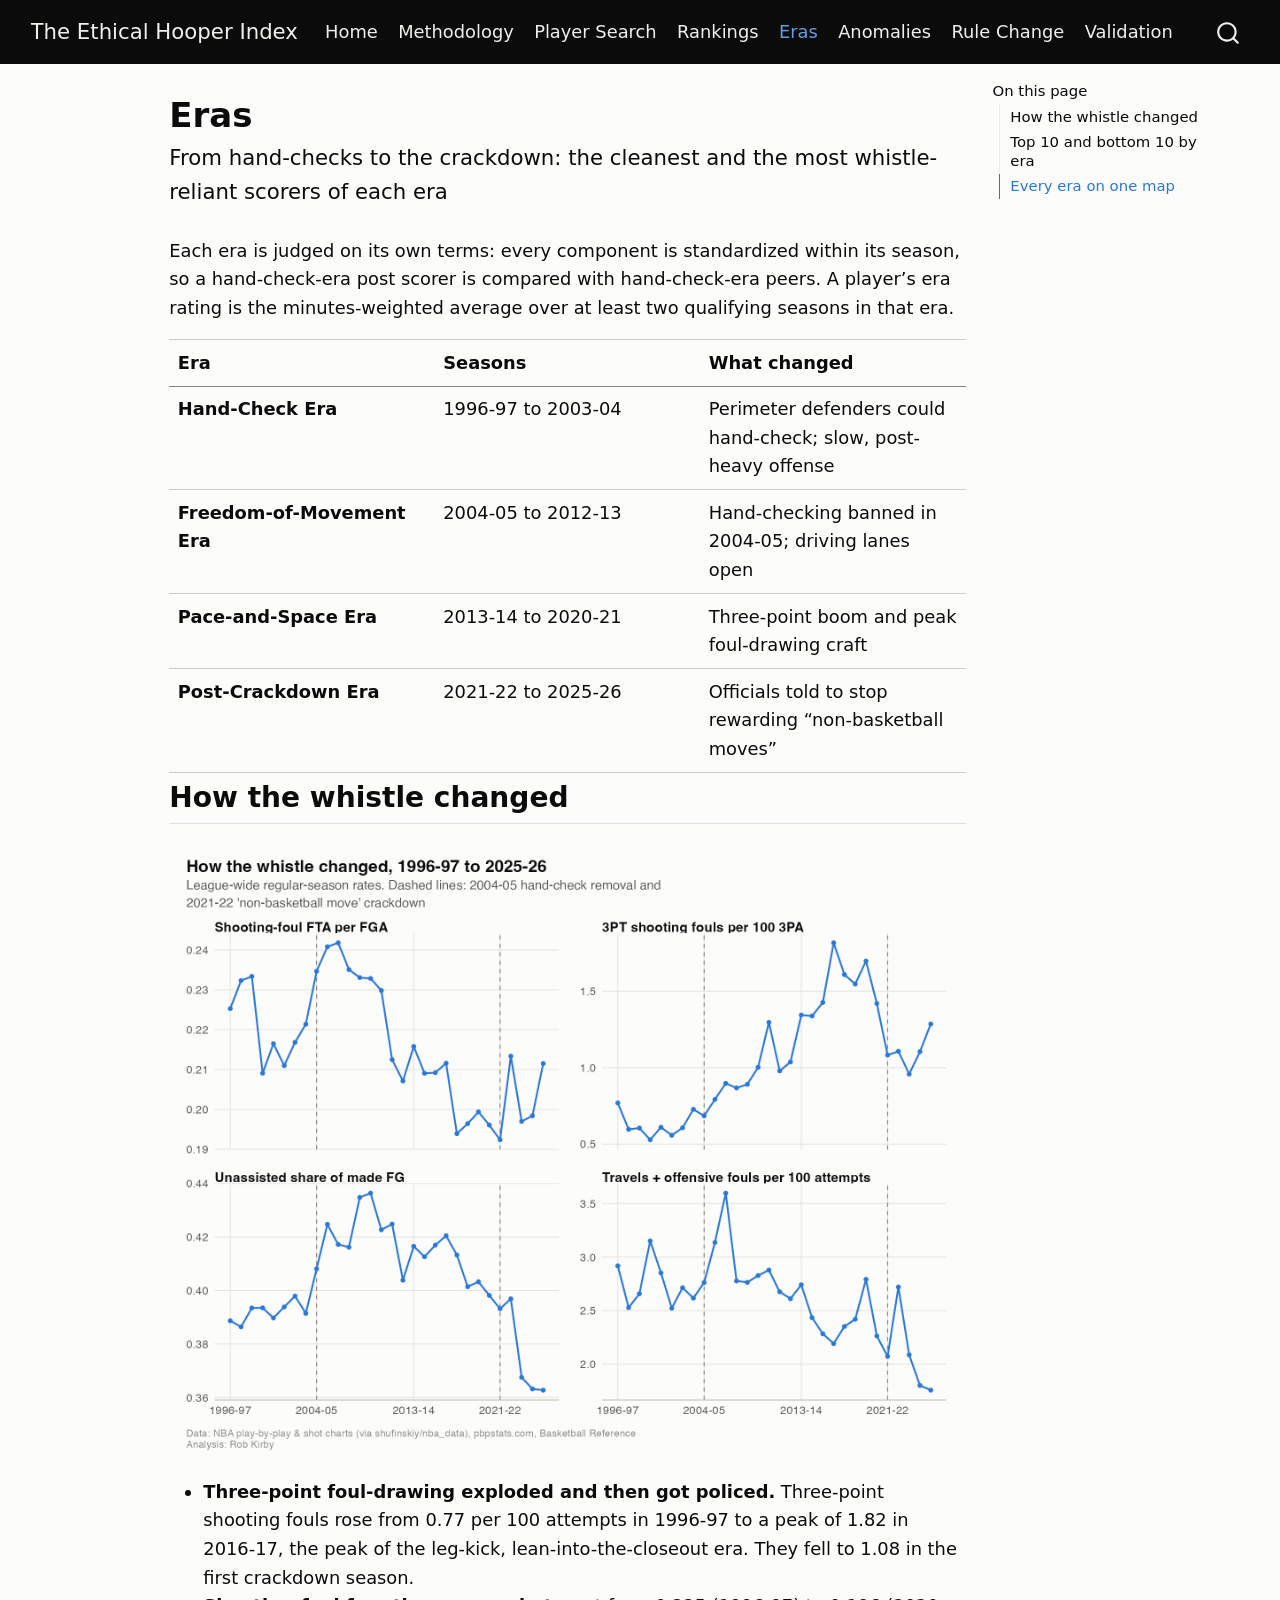
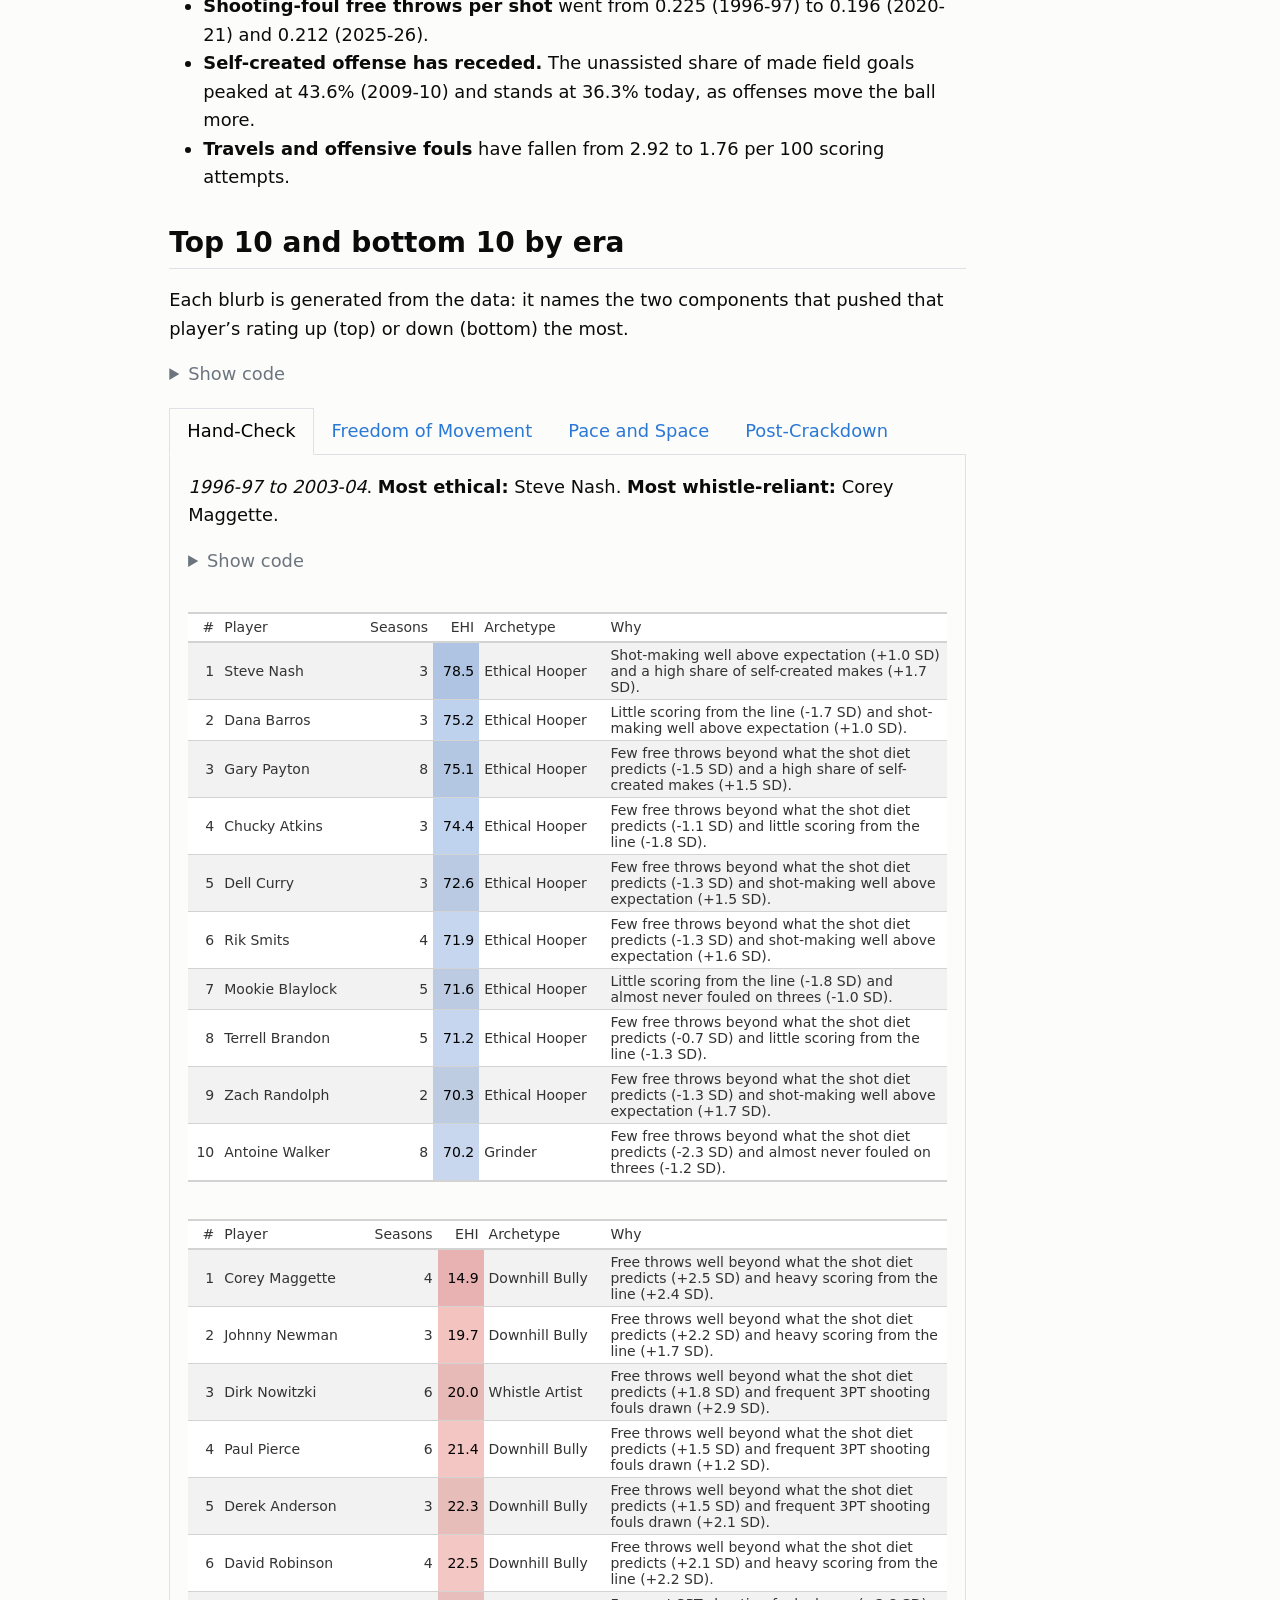
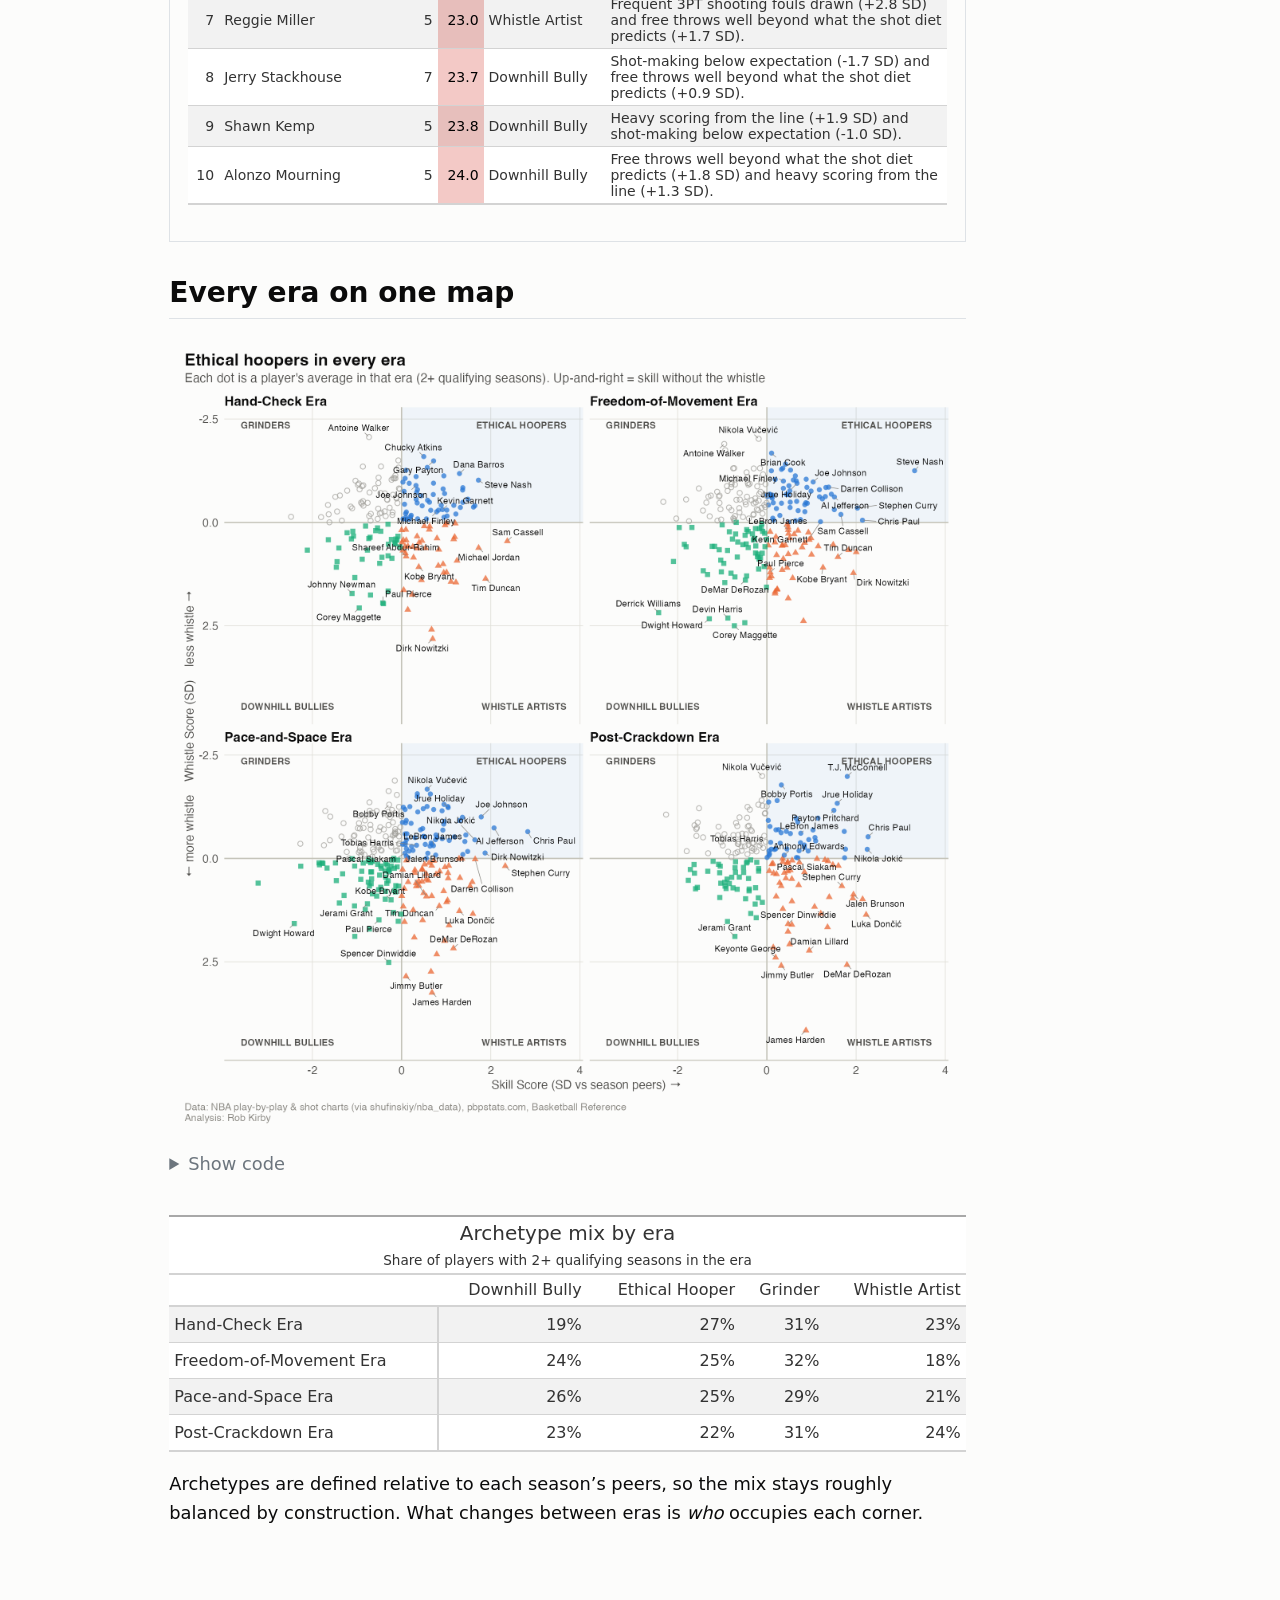
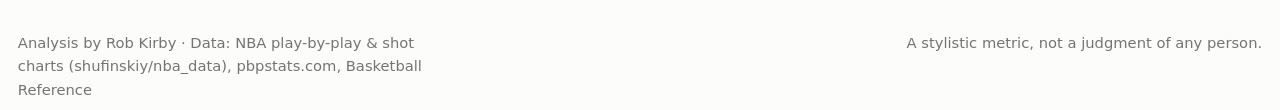
<file: docs/eras.html>
<!DOCTYPE html>
<html xmlns="http://www.w3.org/1999/xhtml" lang="en" xml:lang="en"><head>

<meta charset="utf-8">
<meta name="generator" content="quarto-1.11.9">

<meta name="viewport" content="width=device-width, initial-scale=1.0, user-scalable=yes">


<title>Eras – The Ethical Hooper Index</title>
<style>
/* Default styles provided by pandoc.
** See https://pandoc.org/MANUAL.html#variables-for-html for config info.
*/
span.smallcaps{font-variant: small-caps;}
div.columns{display: flex; gap: 1.5em;}
div.column{flex: auto;}
@media screen {
div.columns{gap: min(4vw, 1.5em);}
div.column{overflow-x: auto;}
}
div.hanging-indent{margin-left: 1.5em; text-indent: -1.5em;}
ul.task-list{list-style: none;}
ul.task-list li input[type="checkbox"] {
  width: 0.8em;
  margin: 0 0.8em 0.2em -1em; /* quarto-specific, see https://github.com/quarto-dev/quarto-cli/issues/4556 */ 
  vertical-align: middle;
}
/* CSS for syntax highlighting */
html { -webkit-text-size-adjust: 100%; }
pre > code.sourceCode { white-space: pre; position: relative; }
pre > code.sourceCode > span { display: inline-block; line-height: 1.25; }
pre > code.sourceCode > span:empty { height: 1.2em; }
.sourceCode { overflow: visible; }
code.sourceCode > span { color: inherit; text-decoration: inherit; }
div.sourceCode { margin: 1em 0; }
pre.sourceCode { margin: 0; }
@media screen {
div.sourceCode { overflow: auto; }
}
@media print {
pre > code.sourceCode { white-space: pre-wrap; }
pre > code.sourceCode > span { text-indent: -5em; padding-left: 5em; }
}
pre.numberSource code
  { counter-reset: source-line 0; }
pre.numberSource code > span
  { position: relative; left: -4em; counter-increment: source-line; }
pre.numberSource code > span > a:first-child::before
  { content: counter(source-line);
    position: relative; left: -1em; text-align: right; vertical-align: baseline;
    border: none; display: inline-block;
    -webkit-touch-callout: none; -webkit-user-select: none;
    -khtml-user-select: none; -moz-user-select: none;
    -ms-user-select: none; user-select: none;
    padding: 0 4px; width: 4em;
  }
pre.numberSource { margin-left: 3em;  padding-left: 4px; }
div.sourceCode
  {   }
@media screen {
pre > code.sourceCode > span > a:first-child::before { text-decoration: underline; }
}
</style>


<script src="site_libs/quarto-nav/quarto-nav.js"></script>
<script src="site_libs/quarto-nav/headroom.min.js"></script>
<script src="site_libs/clipboard/clipboard.min.js"></script>
<script src="site_libs/quarto-search/autocomplete.umd.js"></script>
<script src="site_libs/quarto-search/fuse.min.js"></script>
<script src="site_libs/quarto-search/quarto-search.js"></script>
<meta name="quarto:offset" content="./">
<script src="site_libs/quarto-html/quarto.js" type="module"></script>
<script src="site_libs/quarto-html/tabsets/tabsets.js" type="module"></script>
<script src="site_libs/quarto-html/scrollable-regions/scrollable-regions.js" type="module"></script>
<script src="site_libs/quarto-html/popper.min.js"></script>
<script src="site_libs/quarto-html/tippy.umd.min.js"></script>
<script src="site_libs/quarto-html/anchor.min.js"></script>
<link href="site_libs/quarto-html/tippy.css" rel="stylesheet">
<link href="site_libs/quarto-html/quarto-syntax-highlighting-63b5708e65d6cd79cd7618c58d0c21e7.css" rel="stylesheet" id="quarto-text-highlighting-styles">
<script src="site_libs/bootstrap/bootstrap.min.js"></script>
<link href="site_libs/bootstrap/bootstrap-icons.css" rel="stylesheet">
<link href="site_libs/bootstrap/bootstrap-1a6fe9b46e0955b3a304957b91c45d7f.min.css" rel="stylesheet" append-hash="true" id="quarto-bootstrap" data-mode="light">
<script src="site_libs/quarto-contrib/glightbox/glightbox.min.js"></script>
<link href="site_libs/quarto-contrib/glightbox/glightbox.min.css" rel="stylesheet">
<link href="site_libs/quarto-contrib/glightbox/lightbox.css" rel="stylesheet">
<script id="quarto-search-options" type="application/json">{
  "location": "navbar",
  "copy-button": false,
  "collapse-after": 3,
  "panel-placement": "end",
  "type": "overlay",
  "limit": 50,
  "keyboard-shortcut": [
    "f",
    "/",
    "s"
  ],
  "show-item-context": false,
  "language": {
    "search-no-results-text": "No results",
    "search-matching-documents-text": "matching documents",
    "search-copy-link-title": "Copy link to search",
    "search-hide-matches-text": "Hide additional matches",
    "search-more-match-text": "more match in this document",
    "search-more-matches-text": "more matches in this document",
    "search-clear-button-title": "Clear",
    "search-text-placeholder": "",
    "search-detached-cancel-button-title": "Cancel",
    "search-submit-button-title": "Submit",
    "search-label": "Search"
  }
}</script>
<style>html{ scroll-behavior: smooth; }</style>


</head>

<body class="nav-fixed quarto-light"><a id="quarto-skip-link" class="visually-hidden-focusable" href="#quarto-document-content">Skip to main content</a>

<div id="quarto-search-results"></div>
  <header id="quarto-header" class="headroom fixed-top">
    <nav class="navbar navbar-expand-lg " data-bs-theme="dark" aria-label="Site">
      <div class="navbar-container container-fluid">
      <div class="navbar-brand-container mx-auto">
    <a class="navbar-brand" href="./index.html">
    <span class="navbar-title">The Ethical Hooper Index</span>
    </a>
  </div>
          <button class="navbar-toggler" type="button" data-bs-toggle="collapse" data-bs-target="#navbarCollapse" aria-controls="navbarCollapse" aria-expanded="false" aria-label="Toggle navigation" onclick="if (window.quartoToggleHeadroom) { window.quartoToggleHeadroom(); }">
  <span class="navbar-toggler-icon"></span>
</button>
          <div class="collapse navbar-collapse" id="navbarCollapse">
            <ul class="navbar-nav navbar-nav-scroll me-auto">
  <li class="nav-item">
    <a class="nav-link" href="./index.html"> 
<span class="menu-text">Home</span></a>
  </li>  
  <li class="nav-item">
    <a class="nav-link" href="./methodology.html"> 
<span class="menu-text">Methodology</span></a>
  </li>  
  <li class="nav-item">
    <a class="nav-link" href="./player.html"> 
<span class="menu-text">Player Search</span></a>
  </li>  
  <li class="nav-item">
    <a class="nav-link" href="./rankings.html"> 
<span class="menu-text">Rankings</span></a>
  </li>  
  <li class="nav-item">
    <a class="nav-link active" href="./eras.html" aria-current="page"> 
<span class="menu-text">Eras</span></a>
  </li>  
  <li class="nav-item">
    <a class="nav-link" href="./anomalies.html"> 
<span class="menu-text">Anomalies</span></a>
  </li>  
  <li class="nav-item">
    <a class="nav-link" href="./rule-change.html"> 
<span class="menu-text">Rule Change</span></a>
  </li>  
  <li class="nav-item">
    <a class="nav-link" href="./validation.html"> 
<span class="menu-text">Validation</span></a>
  </li>  
</ul>
          </div> <!-- /navcollapse -->
            <div class="quarto-navbar-tools">
</div>
            <div id="quarto-search" class="" title="Search"></div>
      </div> <!-- /container-fluid -->
    </nav>
</header>
<!-- content -->
<div id="quarto-content" class="quarto-container page-columns page-rows-contents page-layout-article page-navbar">
<!-- sidebar -->
<!-- margin-sidebar -->
    <div id="quarto-margin-sidebar" class="sidebar margin-sidebar">
        <nav id="TOC" role="doc-toc" aria-labelledby="toc-title" class="toc-active">
    <h2 id="toc-title">On this page</h2>
   
  <ul class="collapse">
  <li><a href="#how-the-whistle-changed" id="toc-how-the-whistle-changed" class="nav-link active" data-scroll-target="#how-the-whistle-changed">How the whistle changed</a></li>
  <li><a href="#top-10-and-bottom-10-by-era" id="toc-top-10-and-bottom-10-by-era" class="nav-link" data-scroll-target="#top-10-and-bottom-10-by-era">Top 10 and bottom 10 by era</a></li>
  <li><a href="#every-era-on-one-map" id="toc-every-era-on-one-map" class="nav-link" data-scroll-target="#every-era-on-one-map">Every era on one map</a></li>
  </ul>
</nav>
    </div>
<!-- main -->
<main class="content" id="quarto-document-content" tabindex="-1">

<header id="title-block-header" class="quarto-title-block default">
<div class="quarto-title">
<h1 class="title">Eras</h1>
<p class="subtitle lead">From hand-checks to the crackdown: the cleanest and the most whistle-reliant scorers of each era</p>
</div>



<div class="quarto-title-meta">

    
  
    
  </div>
  


</header>


<p>Each era is judged on its own terms: every component is standardized within its season, so a hand-check-era post scorer is compared with hand-check-era peers. A player’s era rating is the minutes-weighted average over at least two qualifying seasons in that era.</p>
<table class="caption-top table">
<colgroup>
<col style="width: 33%">
<col style="width: 33%">
<col style="width: 33%">
</colgroup>
<thead>
<tr class="header">
<th>Era</th>
<th>Seasons</th>
<th>What changed</th>
</tr>
</thead>
<tbody>
<tr class="odd">
<td><strong>Hand-Check Era</strong></td>
<td>1996-97 to 2003-04</td>
<td>Perimeter defenders could hand-check; slow, post-heavy offense</td>
</tr>
<tr class="even">
<td><strong>Freedom-of-Movement Era</strong></td>
<td>2004-05 to 2012-13</td>
<td>Hand-checking banned in 2004-05; driving lanes open</td>
</tr>
<tr class="odd">
<td><strong>Pace-and-Space Era</strong></td>
<td>2013-14 to 2020-21</td>
<td>Three-point boom and peak foul-drawing craft</td>
</tr>
<tr class="even">
<td><strong>Post-Crackdown Era</strong></td>
<td>2021-22 to 2025-26</td>
<td>Officials told to stop rewarding “non-basketball moves”</td>
</tr>
</tbody>
</table>
<section id="how-the-whistle-changed" class="level2">
<h2 class="anchored" data-anchor-id="how-the-whistle-changed">How the whistle changed</h2>
<p><a href="figures/league_trends.png" class="lightbox" data-gallery="quarto-lightbox-gallery-1"><img src="figures/league_trends.png" class="img-fluid" alt="Four small-multiple line charts of league-wide rates by season from 1996-97 to 2025-26, with dashed lines at 2004-05 and 2021-22."></a></p>
<ul>
<li><strong>Three-point foul-drawing exploded and then got policed.</strong> Three-point shooting fouls rose from 0.77 per 100 attempts in 1996-97 to a peak of 1.82 in 2016-17, the peak of the leg-kick, lean-into-the-closeout era. They fell to 1.08 in the first crackdown season.</li>
<li><strong>Shooting-foul free throws per shot</strong> went from 0.225 (1996-97) to 0.196 (2020-21) and 0.212 (2025-26).</li>
<li><strong>Self-created offense has receded.</strong> The unassisted share of made field goals peaked at 43.6% (2009-10) and stands at 36.3% today, as offenses move the ball more.</li>
<li><strong>Travels and offensive fouls</strong> have fallen from 2.92 to 1.76 per 100 scoring attempts.</li>
</ul>
</section>
<section id="top-10-and-bottom-10-by-era" class="level2">
<h2 class="anchored" data-anchor-id="top-10-and-bottom-10-by-era">Top 10 and bottom 10 by era</h2>
<p>Each blurb is generated from the data: it names the two components that pushed that player’s rating up (top) or down (bottom) the most.</p>
<div class="cell">
<details class="code-fold">
<summary>Show code</summary>
<div class="code-copy-outer-scaffold"><div class="sourceCode cell-code" id="cb1"><pre class="sourceCode r code-with-copy"><code class="sourceCode r"><span id="cb1-1"><a href="#cb1-1" aria-hidden="true" tabindex="-1"></a>era_gt <span class="ot">&lt;-</span> <span class="cf">function</span>(e, which) {</span>
<span id="cb1-2"><a href="#cb1-2" aria-hidden="true" tabindex="-1"></a>  d <span class="ot">&lt;-</span> tb[era <span class="sc">==</span> e <span class="sc">&amp;</span> end <span class="sc">==</span> which, .(<span class="st">`</span><span class="at">#</span><span class="st">`</span> <span class="ot">=</span> rank, <span class="at">Player =</span> player, <span class="at">Seasons =</span> seasons, <span class="at">EHI =</span> ehi, <span class="at">Archetype =</span> archetype, <span class="st">`</span><span class="at">Why</span><span class="st">`</span> <span class="ot">=</span> blurb)]</span>
<span id="cb1-3"><a href="#cb1-3" aria-hidden="true" tabindex="-1"></a>  <span class="fu">gt</span>(d) <span class="sc">|&gt;</span></span>
<span id="cb1-4"><a href="#cb1-4" aria-hidden="true" tabindex="-1"></a>    <span class="fu">fmt_number</span>(EHI, <span class="at">decimals =</span> <span class="dv">1</span>) <span class="sc">|&gt;</span></span>
<span id="cb1-5"><a href="#cb1-5" aria-hidden="true" tabindex="-1"></a>    <span class="fu">data_color</span>(<span class="at">columns =</span> EHI, <span class="at">fn =</span> scales<span class="sc">::</span><span class="fu">col_numeric</span>(<span class="fu">c</span>(<span class="st">"#f2a6a5"</span>, <span class="st">"#f0efec"</span>, <span class="st">"#86b6ef"</span>), <span class="at">domain =</span> <span class="fu">c</span>(<span class="dv">0</span>, <span class="dv">100</span>))) <span class="sc">|&gt;</span></span>
<span id="cb1-6"><a href="#cb1-6" aria-hidden="true" tabindex="-1"></a>    <span class="fu">cols_width</span>(<span class="st">`</span><span class="at">Why</span><span class="st">`</span> <span class="sc">~</span> gt<span class="sc">::</span><span class="fu">pct</span>(<span class="dv">45</span>)) <span class="sc">|&gt;</span></span>
<span id="cb1-7"><a href="#cb1-7" aria-hidden="true" tabindex="-1"></a>    <span class="fu">tab_options</span>(<span class="at">table.width =</span> gt<span class="sc">::</span><span class="fu">pct</span>(<span class="dv">100</span>), <span class="at">table.font.size =</span> <span class="fu">px</span>(<span class="dv">14</span>), <span class="at">data_row.padding =</span> <span class="fu">px</span>(<span class="dv">4</span>))</span>
<span id="cb1-8"><a href="#cb1-8" aria-hidden="true" tabindex="-1"></a>}</span></code></pre></div><button title="Copy to Clipboard" class="code-copy-button"><i class="bi"></i></button></div>
</details>
</div>
<div class="tabset-margin-container"></div><div class="panel-tabset">
<ul class="nav nav-tabs" role="tablist"><li class="nav-item" role="presentation"><a class="nav-link active" id="tabset-1-1-tab" data-bs-toggle="tab" data-bs-target="#tabset-1-1" role="tab" aria-controls="tabset-1-1" aria-selected="true" href="">Hand-Check</a></li><li class="nav-item" role="presentation"><a class="nav-link" id="tabset-1-2-tab" data-bs-toggle="tab" data-bs-target="#tabset-1-2" role="tab" aria-controls="tabset-1-2" aria-selected="false" href="">Freedom of Movement</a></li><li class="nav-item" role="presentation"><a class="nav-link" id="tabset-1-3-tab" data-bs-toggle="tab" data-bs-target="#tabset-1-3" role="tab" aria-controls="tabset-1-3" aria-selected="false" href="">Pace and Space</a></li><li class="nav-item" role="presentation"><a class="nav-link" id="tabset-1-4-tab" data-bs-toggle="tab" data-bs-target="#tabset-1-4" role="tab" aria-controls="tabset-1-4" aria-selected="false" href="">Post-Crackdown</a></li></ul>
<div class="tab-content">
<div id="tabset-1-1" class="tab-pane active" role="tabpanel" aria-labelledby="tabset-1-1-tab">
<p><em>1996-97 to 2003-04</em>. <strong>Most ethical:</strong> Steve Nash. <strong>Most whistle-reliant:</strong> Corey Maggette.</p>
<div class="cell">
<details class="code-fold">
<summary>Show code</summary>
<div class="code-copy-outer-scaffold"><div class="sourceCode cell-code" id="cb2"><pre class="sourceCode r code-with-copy"><code class="sourceCode r"><span id="cb2-1"><a href="#cb2-1" aria-hidden="true" tabindex="-1"></a><span class="fu">era_gt</span>(eras[<span class="dv">1</span>], <span class="st">"Top"</span>); <span class="fu">era_gt</span>(eras[<span class="dv">1</span>], <span class="st">"Bottom"</span>)</span></code></pre></div><button title="Copy to Clipboard" class="code-copy-button"><i class="bi"></i></button></div>
</details>
<div class="cell-output-display">
<div id="pvuksnjrnx" style="padding-left:0px;padding-right:0px;padding-top:10px;padding-bottom:10px;overflow-x:auto;overflow-y:auto;width:auto;height:auto;">
<style>#pvuksnjrnx table {
  font-family: system-ui, 'Segoe UI', Roboto, Helvetica, Arial, sans-serif, 'Apple Color Emoji', 'Segoe UI Emoji', 'Segoe UI Symbol', 'Noto Color Emoji';
  -webkit-font-smoothing: antialiased;
  -moz-osx-font-smoothing: grayscale;
}

#pvuksnjrnx thead, #pvuksnjrnx tbody, #pvuksnjrnx tfoot, #pvuksnjrnx tr, #pvuksnjrnx td, #pvuksnjrnx th {
  border-style: none;
}

#pvuksnjrnx p {
  margin: 0;
  padding: 0;
}

#pvuksnjrnx .gt_table {
  display: table;
  border-collapse: collapse;
  line-height: normal;
  margin-left: auto;
  margin-right: auto;
  color: #333333;
  font-size: 14px;
  font-weight: normal;
  font-style: normal;
  background-color: #FFFFFF;
  width: 100%;
  border-top-style: solid;
  border-top-width: 2px;
  border-top-color: #A8A8A8;
  border-right-style: none;
  border-right-width: 2px;
  border-right-color: #D3D3D3;
  border-bottom-style: solid;
  border-bottom-width: 2px;
  border-bottom-color: #A8A8A8;
  border-left-style: none;
  border-left-width: 2px;
  border-left-color: #D3D3D3;
}

#pvuksnjrnx .gt_caption {
  padding-top: 4px;
  padding-bottom: 4px;
}

#pvuksnjrnx .gt_title {
  color: #333333;
  font-size: 125%;
  font-weight: initial;
  padding-top: 4px;
  padding-bottom: 4px;
  padding-left: 5px;
  padding-right: 5px;
  border-bottom-color: #FFFFFF;
  border-bottom-width: 0;
}

#pvuksnjrnx .gt_subtitle {
  color: #333333;
  font-size: 85%;
  font-weight: initial;
  padding-top: 3px;
  padding-bottom: 5px;
  padding-left: 5px;
  padding-right: 5px;
  border-top-color: #FFFFFF;
  border-top-width: 0;
}

#pvuksnjrnx .gt_heading {
  background-color: #FFFFFF;
  text-align: center;
  border-bottom-color: #FFFFFF;
  border-left-style: none;
  border-left-width: 1px;
  border-left-color: #D3D3D3;
  border-right-style: none;
  border-right-width: 1px;
  border-right-color: #D3D3D3;
}

#pvuksnjrnx .gt_bottom_border {
  border-bottom-style: solid;
  border-bottom-width: 2px;
  border-bottom-color: #D3D3D3;
}

#pvuksnjrnx .gt_col_headings {
  border-top-style: solid;
  border-top-width: 2px;
  border-top-color: #D3D3D3;
  border-bottom-style: solid;
  border-bottom-width: 2px;
  border-bottom-color: #D3D3D3;
  border-left-style: none;
  border-left-width: 1px;
  border-left-color: #D3D3D3;
  border-right-style: none;
  border-right-width: 1px;
  border-right-color: #D3D3D3;
}

#pvuksnjrnx .gt_col_heading {
  color: #333333;
  background-color: #FFFFFF;
  font-size: 100%;
  font-weight: normal;
  text-transform: inherit;
  border-left-style: none;
  border-left-width: 1px;
  border-left-color: #D3D3D3;
  border-right-style: none;
  border-right-width: 1px;
  border-right-color: #D3D3D3;
  vertical-align: bottom;
  padding-top: 5px;
  padding-bottom: 6px;
  padding-left: 5px;
  padding-right: 5px;
  overflow-x: hidden;
}

#pvuksnjrnx .gt_column_spanner_outer {
  color: #333333;
  background-color: #FFFFFF;
  font-size: 100%;
  font-weight: normal;
  text-transform: inherit;
  padding-top: 0;
  padding-bottom: 0;
  padding-left: 4px;
  padding-right: 4px;
}

#pvuksnjrnx .gt_column_spanner_outer:first-child {
  padding-left: 0;
}

#pvuksnjrnx .gt_column_spanner_outer:last-child {
  padding-right: 0;
}

#pvuksnjrnx .gt_column_spanner {
  border-bottom-style: solid;
  border-bottom-width: 2px;
  border-bottom-color: #D3D3D3;
  vertical-align: bottom;
  padding-top: 5px;
  padding-bottom: 5px;
  overflow-x: hidden;
  display: inline-block;
  width: 100%;
}

#pvuksnjrnx .gt_spanner_row {
  border-bottom-style: hidden;
}

#pvuksnjrnx .gt_group_heading {
  padding-top: 8px;
  padding-bottom: 8px;
  padding-left: 5px;
  padding-right: 5px;
  color: #333333;
  background-color: #FFFFFF;
  font-size: 100%;
  font-weight: initial;
  text-transform: inherit;
  border-top-style: solid;
  border-top-width: 2px;
  border-top-color: #D3D3D3;
  border-bottom-style: solid;
  border-bottom-width: 2px;
  border-bottom-color: #D3D3D3;
  border-left-style: none;
  border-left-width: 1px;
  border-left-color: #D3D3D3;
  border-right-style: none;
  border-right-width: 1px;
  border-right-color: #D3D3D3;
  vertical-align: middle;
  text-align: left;
}

#pvuksnjrnx .gt_empty_group_heading {
  padding: 0.5px;
  color: #333333;
  background-color: #FFFFFF;
  font-size: 100%;
  font-weight: initial;
  border-top-style: solid;
  border-top-width: 2px;
  border-top-color: #D3D3D3;
  border-bottom-style: solid;
  border-bottom-width: 2px;
  border-bottom-color: #D3D3D3;
  vertical-align: middle;
}

#pvuksnjrnx .gt_from_md > :first-child {
  margin-top: 0;
}

#pvuksnjrnx .gt_from_md > :last-child {
  margin-bottom: 0;
}

#pvuksnjrnx .gt_row {
  padding-top: 4px;
  padding-bottom: 4px;
  padding-left: 5px;
  padding-right: 5px;
  margin: 10px;
  border-top-style: solid;
  border-top-width: 1px;
  border-top-color: #D3D3D3;
  border-left-style: none;
  border-left-width: 1px;
  border-left-color: #D3D3D3;
  border-right-style: none;
  border-right-width: 1px;
  border-right-color: #D3D3D3;
  vertical-align: middle;
  overflow-x: hidden;
}

#pvuksnjrnx .gt_stub {
  color: #333333;
  background-color: #FFFFFF;
  font-size: 100%;
  font-weight: initial;
  text-transform: inherit;
  border-right-style: solid;
  border-right-width: 2px;
  border-right-color: #D3D3D3;
  padding-left: 5px;
  padding-right: 5px;
}

#pvuksnjrnx .gt_stub_row_group {
  color: #333333;
  background-color: #FFFFFF;
  font-size: 100%;
  font-weight: initial;
  text-transform: inherit;
  border-right-style: solid;
  border-right-width: 2px;
  border-right-color: #D3D3D3;
  padding-left: 5px;
  padding-right: 5px;
  vertical-align: top;
}

#pvuksnjrnx .gt_row_group_first td {
  border-top-width: 2px;
}

#pvuksnjrnx .gt_row_group_first th {
  border-top-width: 2px;
}

#pvuksnjrnx .gt_summary_row {
  color: #333333;
  background-color: #FFFFFF;
  text-transform: inherit;
  padding-top: 8px;
  padding-bottom: 8px;
  padding-left: 5px;
  padding-right: 5px;
}

#pvuksnjrnx .gt_first_summary_row {
  border-top-style: solid;
  border-top-color: #D3D3D3;
}

#pvuksnjrnx .gt_first_summary_row.thick {
  border-top-width: 2px;
}

#pvuksnjrnx .gt_last_summary_row {
  padding-top: 8px;
  padding-bottom: 8px;
  padding-left: 5px;
  padding-right: 5px;
  border-bottom-style: solid;
  border-bottom-width: 2px;
  border-bottom-color: #D3D3D3;
}

#pvuksnjrnx .gt_grand_summary_row {
  color: #333333;
  background-color: #FFFFFF;
  text-transform: inherit;
  padding-top: 8px;
  padding-bottom: 8px;
  padding-left: 5px;
  padding-right: 5px;
}

#pvuksnjrnx .gt_first_grand_summary_row {
  padding-top: 8px;
  padding-bottom: 8px;
  padding-left: 5px;
  padding-right: 5px;
  border-top-style: double;
  border-top-width: 6px;
  border-top-color: #D3D3D3;
}

#pvuksnjrnx .gt_last_grand_summary_row_top {
  padding-top: 8px;
  padding-bottom: 8px;
  padding-left: 5px;
  padding-right: 5px;
  border-bottom-style: double;
  border-bottom-width: 6px;
  border-bottom-color: #D3D3D3;
}

#pvuksnjrnx .gt_striped {
  background-color: rgba(128, 128, 128, 0.05);
}

#pvuksnjrnx .gt_table_body {
  border-top-style: solid;
  border-top-width: 2px;
  border-top-color: #D3D3D3;
  border-bottom-style: solid;
  border-bottom-width: 2px;
  border-bottom-color: #D3D3D3;
}

#pvuksnjrnx .gt_footnotes {
  color: #333333;
  background-color: #FFFFFF;
  border-bottom-style: none;
  border-bottom-width: 2px;
  border-bottom-color: #D3D3D3;
  border-left-style: none;
  border-left-width: 2px;
  border-left-color: #D3D3D3;
  border-right-style: none;
  border-right-width: 2px;
  border-right-color: #D3D3D3;
}

#pvuksnjrnx .gt_footnote {
  margin: 0px;
  font-size: 90%;
  padding-top: 4px;
  padding-bottom: 4px;
  padding-left: 5px;
  padding-right: 5px;
}

#pvuksnjrnx .gt_sourcenotes {
  color: #333333;
  background-color: #FFFFFF;
  border-bottom-style: none;
  border-bottom-width: 2px;
  border-bottom-color: #D3D3D3;
  border-left-style: none;
  border-left-width: 2px;
  border-left-color: #D3D3D3;
  border-right-style: none;
  border-right-width: 2px;
  border-right-color: #D3D3D3;
}

#pvuksnjrnx .gt_sourcenote {
  font-size: 90%;
  padding-top: 4px;
  padding-bottom: 4px;
  padding-left: 5px;
  padding-right: 5px;
}

#pvuksnjrnx .gt_left {
  text-align: left;
}

#pvuksnjrnx .gt_center {
  text-align: center;
}

#pvuksnjrnx .gt_right {
  text-align: right;
  font-variant-numeric: tabular-nums;
}

#pvuksnjrnx .gt_font_normal {
  font-weight: normal;
}

#pvuksnjrnx .gt_font_bold {
  font-weight: bold;
}

#pvuksnjrnx .gt_font_italic {
  font-style: italic;
}

#pvuksnjrnx .gt_super {
  font-size: 65%;
}

#pvuksnjrnx .gt_footnote_marks {
  font-size: 75%;
  vertical-align: 0.4em;
  position: initial;
}

#pvuksnjrnx .gt_asterisk {
  font-size: 100%;
  vertical-align: 0;
}

#pvuksnjrnx .gt_indent_1 {
  text-indent: 5px;
}

#pvuksnjrnx .gt_indent_2 {
  text-indent: 10px;
}

#pvuksnjrnx .gt_indent_3 {
  text-indent: 15px;
}

#pvuksnjrnx .gt_indent_4 {
  text-indent: 20px;
}

#pvuksnjrnx .gt_indent_5 {
  text-indent: 25px;
}

#pvuksnjrnx .katex-display {
  display: inline-flex !important;
  margin-bottom: 0.75em !important;
}

#pvuksnjrnx div.Reactable > div.rt-table > div.rt-thead > div.rt-tr.rt-tr-group-header > div.rt-th-group:after {
  height: 0px !important;
}
</style>

<table class="gt_table caption-top table table-sm table-striped small" data-quarto-bootstrap="false">
<colgroup>
<col>
<col>
<col>
<col>
<col>
<col style="width: 45%">
</colgroup>
<thead>
<tr class="gt_col_headings header">
<th id="a#" class="gt_col_heading gt_columns_bottom_border gt_right" data-quarto-table-cell-role="th" scope="col">#</th>
<th id="Player" class="gt_col_heading gt_columns_bottom_border gt_left" data-quarto-table-cell-role="th" scope="col">Player</th>
<th id="Seasons" class="gt_col_heading gt_columns_bottom_border gt_right" data-quarto-table-cell-role="th" scope="col">Seasons</th>
<th id="EHI" class="gt_col_heading gt_columns_bottom_border gt_right" data-quarto-table-cell-role="th" scope="col">EHI</th>
<th id="Archetype" class="gt_col_heading gt_columns_bottom_border gt_left" data-quarto-table-cell-role="th" scope="col">Archetype</th>
<th id="Why" class="gt_col_heading gt_columns_bottom_border gt_left" data-quarto-table-cell-role="th" scope="col">Why</th>
</tr>
</thead>
<tbody class="gt_table_body">
<tr class="odd">
<td class="gt_row gt_right" headers="a#">1</td>
<td class="gt_row gt_left" headers="Player">Steve Nash</td>
<td class="gt_row gt_right" headers="Seasons">3</td>
<td class="gt_row gt_right" headers="EHI" style="background-color: #B7CEEE; color: #000000">78.5</td>
<td class="gt_row gt_left" headers="Archetype">Ethical Hooper</td>
<td class="gt_row gt_left" headers="Why">Shot-making well above expectation (+1.0 SD) and a high share of self-created makes (+1.7 SD).</td>
</tr>
<tr class="even">
<td class="gt_row gt_right" headers="a#">2</td>
<td class="gt_row gt_left" headers="Player">Dana Barros</td>
<td class="gt_row gt_right" headers="Seasons">3</td>
<td class="gt_row gt_right" headers="EHI" style="background-color: #BED2EE; color: #000000">75.2</td>
<td class="gt_row gt_left" headers="Archetype">Ethical Hooper</td>
<td class="gt_row gt_left" headers="Why">Little scoring from the line (-1.7 SD) and shot-making well above expectation (+1.0 SD).</td>
</tr>
<tr class="odd">
<td class="gt_row gt_right" headers="a#">3</td>
<td class="gt_row gt_left" headers="Player">Gary Payton</td>
<td class="gt_row gt_right" headers="Seasons">8</td>
<td class="gt_row gt_right" headers="EHI" style="background-color: #BED2EE; color: #000000">75.1</td>
<td class="gt_row gt_left" headers="Archetype">Ethical Hooper</td>
<td class="gt_row gt_left" headers="Why">Few free throws beyond what the shot diet predicts (-1.5 SD) and a high share of self-created makes (+1.5 SD).</td>
</tr>
<tr class="even">
<td class="gt_row gt_right" headers="a#">4</td>
<td class="gt_row gt_left" headers="Player">Chucky Atkins</td>
<td class="gt_row gt_right" headers="Seasons">3</td>
<td class="gt_row gt_right" headers="EHI" style="background-color: #C0D3EE; color: #000000">74.4</td>
<td class="gt_row gt_left" headers="Archetype">Ethical Hooper</td>
<td class="gt_row gt_left" headers="Why">Few free throws beyond what the shot diet predicts (-1.1 SD) and little scoring from the line (-1.8 SD).</td>
</tr>
<tr class="odd">
<td class="gt_row gt_right" headers="a#">5</td>
<td class="gt_row gt_left" headers="Player">Dell Curry</td>
<td class="gt_row gt_right" headers="Seasons">3</td>
<td class="gt_row gt_right" headers="EHI" style="background-color: #C4D5EE; color: #000000">72.6</td>
<td class="gt_row gt_left" headers="Archetype">Ethical Hooper</td>
<td class="gt_row gt_left" headers="Why">Few free throws beyond what the shot diet predicts (-1.3 SD) and shot-making well above expectation (+1.5 SD).</td>
</tr>
<tr class="even">
<td class="gt_row gt_right" headers="a#">6</td>
<td class="gt_row gt_left" headers="Player">Rik Smits</td>
<td class="gt_row gt_right" headers="Seasons">4</td>
<td class="gt_row gt_right" headers="EHI" style="background-color: #C5D6EE; color: #000000">71.9</td>
<td class="gt_row gt_left" headers="Archetype">Ethical Hooper</td>
<td class="gt_row gt_left" headers="Why">Few free throws beyond what the shot diet predicts (-1.3 SD) and shot-making well above expectation (+1.6 SD).</td>
</tr>
<tr class="odd">
<td class="gt_row gt_right" headers="a#">7</td>
<td class="gt_row gt_left" headers="Player">Mookie Blaylock</td>
<td class="gt_row gt_right" headers="Seasons">5</td>
<td class="gt_row gt_right" headers="EHI" style="background-color: #C6D6EE; color: #000000">71.6</td>
<td class="gt_row gt_left" headers="Archetype">Ethical Hooper</td>
<td class="gt_row gt_left" headers="Why">Little scoring from the line (-1.8 SD) and almost never fouled on threes (-1.0 SD).</td>
</tr>
<tr class="even">
<td class="gt_row gt_right" headers="a#">8</td>
<td class="gt_row gt_left" headers="Player">Terrell Brandon</td>
<td class="gt_row gt_right" headers="Seasons">5</td>
<td class="gt_row gt_right" headers="EHI" style="background-color: #C6D6EE; color: #000000">71.2</td>
<td class="gt_row gt_left" headers="Archetype">Ethical Hooper</td>
<td class="gt_row gt_left" headers="Why">Few free throws beyond what the shot diet predicts (-0.7 SD) and little scoring from the line (-1.3 SD).</td>
</tr>
<tr class="odd">
<td class="gt_row gt_right" headers="a#">9</td>
<td class="gt_row gt_left" headers="Player">Zach Randolph</td>
<td class="gt_row gt_right" headers="Seasons">2</td>
<td class="gt_row gt_right" headers="EHI" style="background-color: #C8D7EE; color: #000000">70.3</td>
<td class="gt_row gt_left" headers="Archetype">Ethical Hooper</td>
<td class="gt_row gt_left" headers="Why">Few free throws beyond what the shot diet predicts (-1.3 SD) and shot-making well above expectation (+1.7 SD).</td>
</tr>
<tr class="even">
<td class="gt_row gt_right" headers="a#">10</td>
<td class="gt_row gt_left" headers="Player">Antoine Walker</td>
<td class="gt_row gt_right" headers="Seasons">8</td>
<td class="gt_row gt_right" headers="EHI" style="background-color: #C8D7EE; color: #000000">70.2</td>
<td class="gt_row gt_left" headers="Archetype">Grinder</td>
<td class="gt_row gt_left" headers="Why">Few free throws beyond what the shot diet predicts (-2.3 SD) and almost never fouled on threes (-1.2 SD).</td>
</tr>
</tbody>
</table>

</div>
</div>
<div class="cell-output-display">
<div id="qyqjtmyffc" style="padding-left:0px;padding-right:0px;padding-top:10px;padding-bottom:10px;overflow-x:auto;overflow-y:auto;width:auto;height:auto;">
<style>#qyqjtmyffc table {
  font-family: system-ui, 'Segoe UI', Roboto, Helvetica, Arial, sans-serif, 'Apple Color Emoji', 'Segoe UI Emoji', 'Segoe UI Symbol', 'Noto Color Emoji';
  -webkit-font-smoothing: antialiased;
  -moz-osx-font-smoothing: grayscale;
}

#qyqjtmyffc thead, #qyqjtmyffc tbody, #qyqjtmyffc tfoot, #qyqjtmyffc tr, #qyqjtmyffc td, #qyqjtmyffc th {
  border-style: none;
}

#qyqjtmyffc p {
  margin: 0;
  padding: 0;
}

#qyqjtmyffc .gt_table {
  display: table;
  border-collapse: collapse;
  line-height: normal;
  margin-left: auto;
  margin-right: auto;
  color: #333333;
  font-size: 14px;
  font-weight: normal;
  font-style: normal;
  background-color: #FFFFFF;
  width: 100%;
  border-top-style: solid;
  border-top-width: 2px;
  border-top-color: #A8A8A8;
  border-right-style: none;
  border-right-width: 2px;
  border-right-color: #D3D3D3;
  border-bottom-style: solid;
  border-bottom-width: 2px;
  border-bottom-color: #A8A8A8;
  border-left-style: none;
  border-left-width: 2px;
  border-left-color: #D3D3D3;
}

#qyqjtmyffc .gt_caption {
  padding-top: 4px;
  padding-bottom: 4px;
}

#qyqjtmyffc .gt_title {
  color: #333333;
  font-size: 125%;
  font-weight: initial;
  padding-top: 4px;
  padding-bottom: 4px;
  padding-left: 5px;
  padding-right: 5px;
  border-bottom-color: #FFFFFF;
  border-bottom-width: 0;
}

#qyqjtmyffc .gt_subtitle {
  color: #333333;
  font-size: 85%;
  font-weight: initial;
  padding-top: 3px;
  padding-bottom: 5px;
  padding-left: 5px;
  padding-right: 5px;
  border-top-color: #FFFFFF;
  border-top-width: 0;
}

#qyqjtmyffc .gt_heading {
  background-color: #FFFFFF;
  text-align: center;
  border-bottom-color: #FFFFFF;
  border-left-style: none;
  border-left-width: 1px;
  border-left-color: #D3D3D3;
  border-right-style: none;
  border-right-width: 1px;
  border-right-color: #D3D3D3;
}

#qyqjtmyffc .gt_bottom_border {
  border-bottom-style: solid;
  border-bottom-width: 2px;
  border-bottom-color: #D3D3D3;
}

#qyqjtmyffc .gt_col_headings {
  border-top-style: solid;
  border-top-width: 2px;
  border-top-color: #D3D3D3;
  border-bottom-style: solid;
  border-bottom-width: 2px;
  border-bottom-color: #D3D3D3;
  border-left-style: none;
  border-left-width: 1px;
  border-left-color: #D3D3D3;
  border-right-style: none;
  border-right-width: 1px;
  border-right-color: #D3D3D3;
}

#qyqjtmyffc .gt_col_heading {
  color: #333333;
  background-color: #FFFFFF;
  font-size: 100%;
  font-weight: normal;
  text-transform: inherit;
  border-left-style: none;
  border-left-width: 1px;
  border-left-color: #D3D3D3;
  border-right-style: none;
  border-right-width: 1px;
  border-right-color: #D3D3D3;
  vertical-align: bottom;
  padding-top: 5px;
  padding-bottom: 6px;
  padding-left: 5px;
  padding-right: 5px;
  overflow-x: hidden;
}

#qyqjtmyffc .gt_column_spanner_outer {
  color: #333333;
  background-color: #FFFFFF;
  font-size: 100%;
  font-weight: normal;
  text-transform: inherit;
  padding-top: 0;
  padding-bottom: 0;
  padding-left: 4px;
  padding-right: 4px;
}

#qyqjtmyffc .gt_column_spanner_outer:first-child {
  padding-left: 0;
}

#qyqjtmyffc .gt_column_spanner_outer:last-child {
  padding-right: 0;
}

#qyqjtmyffc .gt_column_spanner {
  border-bottom-style: solid;
  border-bottom-width: 2px;
  border-bottom-color: #D3D3D3;
  vertical-align: bottom;
  padding-top: 5px;
  padding-bottom: 5px;
  overflow-x: hidden;
  display: inline-block;
  width: 100%;
}

#qyqjtmyffc .gt_spanner_row {
  border-bottom-style: hidden;
}

#qyqjtmyffc .gt_group_heading {
  padding-top: 8px;
  padding-bottom: 8px;
  padding-left: 5px;
  padding-right: 5px;
  color: #333333;
  background-color: #FFFFFF;
  font-size: 100%;
  font-weight: initial;
  text-transform: inherit;
  border-top-style: solid;
  border-top-width: 2px;
  border-top-color: #D3D3D3;
  border-bottom-style: solid;
  border-bottom-width: 2px;
  border-bottom-color: #D3D3D3;
  border-left-style: none;
  border-left-width: 1px;
  border-left-color: #D3D3D3;
  border-right-style: none;
  border-right-width: 1px;
  border-right-color: #D3D3D3;
  vertical-align: middle;
  text-align: left;
}

#qyqjtmyffc .gt_empty_group_heading {
  padding: 0.5px;
  color: #333333;
  background-color: #FFFFFF;
  font-size: 100%;
  font-weight: initial;
  border-top-style: solid;
  border-top-width: 2px;
  border-top-color: #D3D3D3;
  border-bottom-style: solid;
  border-bottom-width: 2px;
  border-bottom-color: #D3D3D3;
  vertical-align: middle;
}

#qyqjtmyffc .gt_from_md > :first-child {
  margin-top: 0;
}

#qyqjtmyffc .gt_from_md > :last-child {
  margin-bottom: 0;
}

#qyqjtmyffc .gt_row {
  padding-top: 4px;
  padding-bottom: 4px;
  padding-left: 5px;
  padding-right: 5px;
  margin: 10px;
  border-top-style: solid;
  border-top-width: 1px;
  border-top-color: #D3D3D3;
  border-left-style: none;
  border-left-width: 1px;
  border-left-color: #D3D3D3;
  border-right-style: none;
  border-right-width: 1px;
  border-right-color: #D3D3D3;
  vertical-align: middle;
  overflow-x: hidden;
}

#qyqjtmyffc .gt_stub {
  color: #333333;
  background-color: #FFFFFF;
  font-size: 100%;
  font-weight: initial;
  text-transform: inherit;
  border-right-style: solid;
  border-right-width: 2px;
  border-right-color: #D3D3D3;
  padding-left: 5px;
  padding-right: 5px;
}

#qyqjtmyffc .gt_stub_row_group {
  color: #333333;
  background-color: #FFFFFF;
  font-size: 100%;
  font-weight: initial;
  text-transform: inherit;
  border-right-style: solid;
  border-right-width: 2px;
  border-right-color: #D3D3D3;
  padding-left: 5px;
  padding-right: 5px;
  vertical-align: top;
}

#qyqjtmyffc .gt_row_group_first td {
  border-top-width: 2px;
}

#qyqjtmyffc .gt_row_group_first th {
  border-top-width: 2px;
}

#qyqjtmyffc .gt_summary_row {
  color: #333333;
  background-color: #FFFFFF;
  text-transform: inherit;
  padding-top: 8px;
  padding-bottom: 8px;
  padding-left: 5px;
  padding-right: 5px;
}

#qyqjtmyffc .gt_first_summary_row {
  border-top-style: solid;
  border-top-color: #D3D3D3;
}

#qyqjtmyffc .gt_first_summary_row.thick {
  border-top-width: 2px;
}

#qyqjtmyffc .gt_last_summary_row {
  padding-top: 8px;
  padding-bottom: 8px;
  padding-left: 5px;
  padding-right: 5px;
  border-bottom-style: solid;
  border-bottom-width: 2px;
  border-bottom-color: #D3D3D3;
}

#qyqjtmyffc .gt_grand_summary_row {
  color: #333333;
  background-color: #FFFFFF;
  text-transform: inherit;
  padding-top: 8px;
  padding-bottom: 8px;
  padding-left: 5px;
  padding-right: 5px;
}

#qyqjtmyffc .gt_first_grand_summary_row {
  padding-top: 8px;
  padding-bottom: 8px;
  padding-left: 5px;
  padding-right: 5px;
  border-top-style: double;
  border-top-width: 6px;
  border-top-color: #D3D3D3;
}

#qyqjtmyffc .gt_last_grand_summary_row_top {
  padding-top: 8px;
  padding-bottom: 8px;
  padding-left: 5px;
  padding-right: 5px;
  border-bottom-style: double;
  border-bottom-width: 6px;
  border-bottom-color: #D3D3D3;
}

#qyqjtmyffc .gt_striped {
  background-color: rgba(128, 128, 128, 0.05);
}

#qyqjtmyffc .gt_table_body {
  border-top-style: solid;
  border-top-width: 2px;
  border-top-color: #D3D3D3;
  border-bottom-style: solid;
  border-bottom-width: 2px;
  border-bottom-color: #D3D3D3;
}

#qyqjtmyffc .gt_footnotes {
  color: #333333;
  background-color: #FFFFFF;
  border-bottom-style: none;
  border-bottom-width: 2px;
  border-bottom-color: #D3D3D3;
  border-left-style: none;
  border-left-width: 2px;
  border-left-color: #D3D3D3;
  border-right-style: none;
  border-right-width: 2px;
  border-right-color: #D3D3D3;
}

#qyqjtmyffc .gt_footnote {
  margin: 0px;
  font-size: 90%;
  padding-top: 4px;
  padding-bottom: 4px;
  padding-left: 5px;
  padding-right: 5px;
}

#qyqjtmyffc .gt_sourcenotes {
  color: #333333;
  background-color: #FFFFFF;
  border-bottom-style: none;
  border-bottom-width: 2px;
  border-bottom-color: #D3D3D3;
  border-left-style: none;
  border-left-width: 2px;
  border-left-color: #D3D3D3;
  border-right-style: none;
  border-right-width: 2px;
  border-right-color: #D3D3D3;
}

#qyqjtmyffc .gt_sourcenote {
  font-size: 90%;
  padding-top: 4px;
  padding-bottom: 4px;
  padding-left: 5px;
  padding-right: 5px;
}

#qyqjtmyffc .gt_left {
  text-align: left;
}

#qyqjtmyffc .gt_center {
  text-align: center;
}

#qyqjtmyffc .gt_right {
  text-align: right;
  font-variant-numeric: tabular-nums;
}

#qyqjtmyffc .gt_font_normal {
  font-weight: normal;
}

#qyqjtmyffc .gt_font_bold {
  font-weight: bold;
}

#qyqjtmyffc .gt_font_italic {
  font-style: italic;
}

#qyqjtmyffc .gt_super {
  font-size: 65%;
}

#qyqjtmyffc .gt_footnote_marks {
  font-size: 75%;
  vertical-align: 0.4em;
  position: initial;
}

#qyqjtmyffc .gt_asterisk {
  font-size: 100%;
  vertical-align: 0;
}

#qyqjtmyffc .gt_indent_1 {
  text-indent: 5px;
}

#qyqjtmyffc .gt_indent_2 {
  text-indent: 10px;
}

#qyqjtmyffc .gt_indent_3 {
  text-indent: 15px;
}

#qyqjtmyffc .gt_indent_4 {
  text-indent: 20px;
}

#qyqjtmyffc .gt_indent_5 {
  text-indent: 25px;
}

#qyqjtmyffc .katex-display {
  display: inline-flex !important;
  margin-bottom: 0.75em !important;
}

#qyqjtmyffc div.Reactable > div.rt-table > div.rt-thead > div.rt-tr.rt-tr-group-header > div.rt-th-group:after {
  height: 0px !important;
}
</style>

<table class="gt_table caption-top table table-sm table-striped small" data-quarto-bootstrap="false">
<colgroup>
<col>
<col>
<col>
<col>
<col>
<col style="width: 45%">
</colgroup>
<thead>
<tr class="gt_col_headings header">
<th id="a#" class="gt_col_heading gt_columns_bottom_border gt_right" data-quarto-table-cell-role="th" scope="col">#</th>
<th id="Player" class="gt_col_heading gt_columns_bottom_border gt_left" data-quarto-table-cell-role="th" scope="col">Player</th>
<th id="Seasons" class="gt_col_heading gt_columns_bottom_border gt_right" data-quarto-table-cell-role="th" scope="col">Seasons</th>
<th id="EHI" class="gt_col_heading gt_columns_bottom_border gt_right" data-quarto-table-cell-role="th" scope="col">EHI</th>
<th id="Archetype" class="gt_col_heading gt_columns_bottom_border gt_left" data-quarto-table-cell-role="th" scope="col">Archetype</th>
<th id="Why" class="gt_col_heading gt_columns_bottom_border gt_left" data-quarto-table-cell-role="th" scope="col">Why</th>
</tr>
</thead>
<tbody class="gt_table_body">
<tr class="odd">
<td class="gt_row gt_right" headers="a#">1</td>
<td class="gt_row gt_left" headers="Player">Corey Maggette</td>
<td class="gt_row gt_right" headers="Seasons">4</td>
<td class="gt_row gt_right" headers="EHI" style="background-color: #F3BCBA; color: #000000">14.9</td>
<td class="gt_row gt_left" headers="Archetype">Downhill Bully</td>
<td class="gt_row gt_left" headers="Why">Free throws well beyond what the shot diet predicts (+2.5 SD) and heavy scoring from the line (+2.4 SD).</td>
</tr>
<tr class="even">
<td class="gt_row gt_right" headers="a#">2</td>
<td class="gt_row gt_left" headers="Player">Johnny Newman</td>
<td class="gt_row gt_right" headers="Seasons">3</td>
<td class="gt_row gt_right" headers="EHI" style="background-color: #F3C3C0; color: #000000">19.7</td>
<td class="gt_row gt_left" headers="Archetype">Downhill Bully</td>
<td class="gt_row gt_left" headers="Why">Free throws well beyond what the shot diet predicts (+2.2 SD) and heavy scoring from the line (+1.7 SD).</td>
</tr>
<tr class="odd">
<td class="gt_row gt_right" headers="a#">3</td>
<td class="gt_row gt_left" headers="Player">Dirk Nowitzki</td>
<td class="gt_row gt_right" headers="Seasons">6</td>
<td class="gt_row gt_right" headers="EHI" style="background-color: #F3C3C1; color: #000000">20.0</td>
<td class="gt_row gt_left" headers="Archetype">Whistle Artist</td>
<td class="gt_row gt_left" headers="Why">Free throws well beyond what the shot diet predicts (+1.8 SD) and frequent 3PT shooting fouls drawn (+2.9 SD).</td>
</tr>
<tr class="even">
<td class="gt_row gt_right" headers="a#">4</td>
<td class="gt_row gt_left" headers="Player">Paul Pierce</td>
<td class="gt_row gt_right" headers="Seasons">6</td>
<td class="gt_row gt_right" headers="EHI" style="background-color: #F3C5C3; color: #000000">21.4</td>
<td class="gt_row gt_left" headers="Archetype">Downhill Bully</td>
<td class="gt_row gt_left" headers="Why">Free throws well beyond what the shot diet predicts (+1.5 SD) and frequent 3PT shooting fouls drawn (+1.2 SD).</td>
</tr>
<tr class="odd">
<td class="gt_row gt_right" headers="a#">5</td>
<td class="gt_row gt_left" headers="Player">Derek Anderson</td>
<td class="gt_row gt_right" headers="Seasons">3</td>
<td class="gt_row gt_right" headers="EHI" style="background-color: #F3C7C4; color: #000000">22.3</td>
<td class="gt_row gt_left" headers="Archetype">Downhill Bully</td>
<td class="gt_row gt_left" headers="Why">Free throws well beyond what the shot diet predicts (+1.5 SD) and frequent 3PT shooting fouls drawn (+2.1 SD).</td>
</tr>
<tr class="even">
<td class="gt_row gt_right" headers="a#">6</td>
<td class="gt_row gt_left" headers="Player">David Robinson</td>
<td class="gt_row gt_right" headers="Seasons">4</td>
<td class="gt_row gt_right" headers="EHI" style="background-color: #F3C7C4; color: #000000">22.5</td>
<td class="gt_row gt_left" headers="Archetype">Downhill Bully</td>
<td class="gt_row gt_left" headers="Why">Free throws well beyond what the shot diet predicts (+2.1 SD) and heavy scoring from the line (+2.2 SD).</td>
</tr>
<tr class="odd">
<td class="gt_row gt_right" headers="a#">7</td>
<td class="gt_row gt_left" headers="Player">Reggie Miller</td>
<td class="gt_row gt_right" headers="Seasons">5</td>
<td class="gt_row gt_right" headers="EHI" style="background-color: #F3C8C5; color: #000000">23.0</td>
<td class="gt_row gt_left" headers="Archetype">Whistle Artist</td>
<td class="gt_row gt_left" headers="Why">Frequent 3PT shooting fouls drawn (+2.8 SD) and free throws well beyond what the shot diet predicts (+1.7 SD).</td>
</tr>
<tr class="even">
<td class="gt_row gt_right" headers="a#">8</td>
<td class="gt_row gt_left" headers="Player">Jerry Stackhouse</td>
<td class="gt_row gt_right" headers="Seasons">7</td>
<td class="gt_row gt_right" headers="EHI" style="background-color: #F3C9C6; color: #000000">23.7</td>
<td class="gt_row gt_left" headers="Archetype">Downhill Bully</td>
<td class="gt_row gt_left" headers="Why">Shot-making below expectation (-1.7 SD) and free throws well beyond what the shot diet predicts (+0.9 SD).</td>
</tr>
<tr class="odd">
<td class="gt_row gt_right" headers="a#">9</td>
<td class="gt_row gt_left" headers="Player">Shawn Kemp</td>
<td class="gt_row gt_right" headers="Seasons">5</td>
<td class="gt_row gt_right" headers="EHI" style="background-color: #F3C9C6; color: #000000">23.8</td>
<td class="gt_row gt_left" headers="Archetype">Downhill Bully</td>
<td class="gt_row gt_left" headers="Why">Heavy scoring from the line (+1.9 SD) and shot-making below expectation (-1.0 SD).</td>
</tr>
<tr class="even">
<td class="gt_row gt_right" headers="a#">10</td>
<td class="gt_row gt_left" headers="Player">Alonzo Mourning</td>
<td class="gt_row gt_right" headers="Seasons">5</td>
<td class="gt_row gt_right" headers="EHI" style="background-color: #F3C9C6; color: #000000">24.0</td>
<td class="gt_row gt_left" headers="Archetype">Downhill Bully</td>
<td class="gt_row gt_left" headers="Why">Free throws well beyond what the shot diet predicts (+1.8 SD) and heavy scoring from the line (+1.3 SD).</td>
</tr>
</tbody>
</table>

</div>
</div>
</div>
</div>
<div id="tabset-1-2" class="tab-pane" role="tabpanel" aria-labelledby="tabset-1-2-tab">
<p><em>2004-05 to 2012-13</em>. <strong>Most ethical:</strong> Steve Nash. <strong>Most whistle-reliant:</strong> Derrick Williams.</p>
<div class="cell">
<details class="code-fold">
<summary>Show code</summary>
<div class="code-copy-outer-scaffold"><div class="sourceCode cell-code" id="cb3"><pre class="sourceCode r code-with-copy"><code class="sourceCode r"><span id="cb3-1"><a href="#cb3-1" aria-hidden="true" tabindex="-1"></a><span class="fu">era_gt</span>(eras[<span class="dv">2</span>], <span class="st">"Top"</span>); <span class="fu">era_gt</span>(eras[<span class="dv">2</span>], <span class="st">"Bottom"</span>)</span></code></pre></div><button title="Copy to Clipboard" class="code-copy-button"><i class="bi"></i></button></div>
</details>
<div class="cell-output-display">
<div id="oiqbtgedtf" style="padding-left:0px;padding-right:0px;padding-top:10px;padding-bottom:10px;overflow-x:auto;overflow-y:auto;width:auto;height:auto;">
<style>#oiqbtgedtf table {
  font-family: system-ui, 'Segoe UI', Roboto, Helvetica, Arial, sans-serif, 'Apple Color Emoji', 'Segoe UI Emoji', 'Segoe UI Symbol', 'Noto Color Emoji';
  -webkit-font-smoothing: antialiased;
  -moz-osx-font-smoothing: grayscale;
}

#oiqbtgedtf thead, #oiqbtgedtf tbody, #oiqbtgedtf tfoot, #oiqbtgedtf tr, #oiqbtgedtf td, #oiqbtgedtf th {
  border-style: none;
}

#oiqbtgedtf p {
  margin: 0;
  padding: 0;
}

#oiqbtgedtf .gt_table {
  display: table;
  border-collapse: collapse;
  line-height: normal;
  margin-left: auto;
  margin-right: auto;
  color: #333333;
  font-size: 14px;
  font-weight: normal;
  font-style: normal;
  background-color: #FFFFFF;
  width: 100%;
  border-top-style: solid;
  border-top-width: 2px;
  border-top-color: #A8A8A8;
  border-right-style: none;
  border-right-width: 2px;
  border-right-color: #D3D3D3;
  border-bottom-style: solid;
  border-bottom-width: 2px;
  border-bottom-color: #A8A8A8;
  border-left-style: none;
  border-left-width: 2px;
  border-left-color: #D3D3D3;
}

#oiqbtgedtf .gt_caption {
  padding-top: 4px;
  padding-bottom: 4px;
}

#oiqbtgedtf .gt_title {
  color: #333333;
  font-size: 125%;
  font-weight: initial;
  padding-top: 4px;
  padding-bottom: 4px;
  padding-left: 5px;
  padding-right: 5px;
  border-bottom-color: #FFFFFF;
  border-bottom-width: 0;
}

#oiqbtgedtf .gt_subtitle {
  color: #333333;
  font-size: 85%;
  font-weight: initial;
  padding-top: 3px;
  padding-bottom: 5px;
  padding-left: 5px;
  padding-right: 5px;
  border-top-color: #FFFFFF;
  border-top-width: 0;
}

#oiqbtgedtf .gt_heading {
  background-color: #FFFFFF;
  text-align: center;
  border-bottom-color: #FFFFFF;
  border-left-style: none;
  border-left-width: 1px;
  border-left-color: #D3D3D3;
  border-right-style: none;
  border-right-width: 1px;
  border-right-color: #D3D3D3;
}

#oiqbtgedtf .gt_bottom_border {
  border-bottom-style: solid;
  border-bottom-width: 2px;
  border-bottom-color: #D3D3D3;
}

#oiqbtgedtf .gt_col_headings {
  border-top-style: solid;
  border-top-width: 2px;
  border-top-color: #D3D3D3;
  border-bottom-style: solid;
  border-bottom-width: 2px;
  border-bottom-color: #D3D3D3;
  border-left-style: none;
  border-left-width: 1px;
  border-left-color: #D3D3D3;
  border-right-style: none;
  border-right-width: 1px;
  border-right-color: #D3D3D3;
}

#oiqbtgedtf .gt_col_heading {
  color: #333333;
  background-color: #FFFFFF;
  font-size: 100%;
  font-weight: normal;
  text-transform: inherit;
  border-left-style: none;
  border-left-width: 1px;
  border-left-color: #D3D3D3;
  border-right-style: none;
  border-right-width: 1px;
  border-right-color: #D3D3D3;
  vertical-align: bottom;
  padding-top: 5px;
  padding-bottom: 6px;
  padding-left: 5px;
  padding-right: 5px;
  overflow-x: hidden;
}

#oiqbtgedtf .gt_column_spanner_outer {
  color: #333333;
  background-color: #FFFFFF;
  font-size: 100%;
  font-weight: normal;
  text-transform: inherit;
  padding-top: 0;
  padding-bottom: 0;
  padding-left: 4px;
  padding-right: 4px;
}

#oiqbtgedtf .gt_column_spanner_outer:first-child {
  padding-left: 0;
}

#oiqbtgedtf .gt_column_spanner_outer:last-child {
  padding-right: 0;
}

#oiqbtgedtf .gt_column_spanner {
  border-bottom-style: solid;
  border-bottom-width: 2px;
  border-bottom-color: #D3D3D3;
  vertical-align: bottom;
  padding-top: 5px;
  padding-bottom: 5px;
  overflow-x: hidden;
  display: inline-block;
  width: 100%;
}

#oiqbtgedtf .gt_spanner_row {
  border-bottom-style: hidden;
}

#oiqbtgedtf .gt_group_heading {
  padding-top: 8px;
  padding-bottom: 8px;
  padding-left: 5px;
  padding-right: 5px;
  color: #333333;
  background-color: #FFFFFF;
  font-size: 100%;
  font-weight: initial;
  text-transform: inherit;
  border-top-style: solid;
  border-top-width: 2px;
  border-top-color: #D3D3D3;
  border-bottom-style: solid;
  border-bottom-width: 2px;
  border-bottom-color: #D3D3D3;
  border-left-style: none;
  border-left-width: 1px;
  border-left-color: #D3D3D3;
  border-right-style: none;
  border-right-width: 1px;
  border-right-color: #D3D3D3;
  vertical-align: middle;
  text-align: left;
}

#oiqbtgedtf .gt_empty_group_heading {
  padding: 0.5px;
  color: #333333;
  background-color: #FFFFFF;
  font-size: 100%;
  font-weight: initial;
  border-top-style: solid;
  border-top-width: 2px;
  border-top-color: #D3D3D3;
  border-bottom-style: solid;
  border-bottom-width: 2px;
  border-bottom-color: #D3D3D3;
  vertical-align: middle;
}

#oiqbtgedtf .gt_from_md > :first-child {
  margin-top: 0;
}

#oiqbtgedtf .gt_from_md > :last-child {
  margin-bottom: 0;
}

#oiqbtgedtf .gt_row {
  padding-top: 4px;
  padding-bottom: 4px;
  padding-left: 5px;
  padding-right: 5px;
  margin: 10px;
  border-top-style: solid;
  border-top-width: 1px;
  border-top-color: #D3D3D3;
  border-left-style: none;
  border-left-width: 1px;
  border-left-color: #D3D3D3;
  border-right-style: none;
  border-right-width: 1px;
  border-right-color: #D3D3D3;
  vertical-align: middle;
  overflow-x: hidden;
}

#oiqbtgedtf .gt_stub {
  color: #333333;
  background-color: #FFFFFF;
  font-size: 100%;
  font-weight: initial;
  text-transform: inherit;
  border-right-style: solid;
  border-right-width: 2px;
  border-right-color: #D3D3D3;
  padding-left: 5px;
  padding-right: 5px;
}

#oiqbtgedtf .gt_stub_row_group {
  color: #333333;
  background-color: #FFFFFF;
  font-size: 100%;
  font-weight: initial;
  text-transform: inherit;
  border-right-style: solid;
  border-right-width: 2px;
  border-right-color: #D3D3D3;
  padding-left: 5px;
  padding-right: 5px;
  vertical-align: top;
}

#oiqbtgedtf .gt_row_group_first td {
  border-top-width: 2px;
}

#oiqbtgedtf .gt_row_group_first th {
  border-top-width: 2px;
}

#oiqbtgedtf .gt_summary_row {
  color: #333333;
  background-color: #FFFFFF;
  text-transform: inherit;
  padding-top: 8px;
  padding-bottom: 8px;
  padding-left: 5px;
  padding-right: 5px;
}

#oiqbtgedtf .gt_first_summary_row {
  border-top-style: solid;
  border-top-color: #D3D3D3;
}

#oiqbtgedtf .gt_first_summary_row.thick {
  border-top-width: 2px;
}

#oiqbtgedtf .gt_last_summary_row {
  padding-top: 8px;
  padding-bottom: 8px;
  padding-left: 5px;
  padding-right: 5px;
  border-bottom-style: solid;
  border-bottom-width: 2px;
  border-bottom-color: #D3D3D3;
}

#oiqbtgedtf .gt_grand_summary_row {
  color: #333333;
  background-color: #FFFFFF;
  text-transform: inherit;
  padding-top: 8px;
  padding-bottom: 8px;
  padding-left: 5px;
  padding-right: 5px;
}

#oiqbtgedtf .gt_first_grand_summary_row {
  padding-top: 8px;
  padding-bottom: 8px;
  padding-left: 5px;
  padding-right: 5px;
  border-top-style: double;
  border-top-width: 6px;
  border-top-color: #D3D3D3;
}

#oiqbtgedtf .gt_last_grand_summary_row_top {
  padding-top: 8px;
  padding-bottom: 8px;
  padding-left: 5px;
  padding-right: 5px;
  border-bottom-style: double;
  border-bottom-width: 6px;
  border-bottom-color: #D3D3D3;
}

#oiqbtgedtf .gt_striped {
  background-color: rgba(128, 128, 128, 0.05);
}

#oiqbtgedtf .gt_table_body {
  border-top-style: solid;
  border-top-width: 2px;
  border-top-color: #D3D3D3;
  border-bottom-style: solid;
  border-bottom-width: 2px;
  border-bottom-color: #D3D3D3;
}

#oiqbtgedtf .gt_footnotes {
  color: #333333;
  background-color: #FFFFFF;
  border-bottom-style: none;
  border-bottom-width: 2px;
  border-bottom-color: #D3D3D3;
  border-left-style: none;
  border-left-width: 2px;
  border-left-color: #D3D3D3;
  border-right-style: none;
  border-right-width: 2px;
  border-right-color: #D3D3D3;
}

#oiqbtgedtf .gt_footnote {
  margin: 0px;
  font-size: 90%;
  padding-top: 4px;
  padding-bottom: 4px;
  padding-left: 5px;
  padding-right: 5px;
}

#oiqbtgedtf .gt_sourcenotes {
  color: #333333;
  background-color: #FFFFFF;
  border-bottom-style: none;
  border-bottom-width: 2px;
  border-bottom-color: #D3D3D3;
  border-left-style: none;
  border-left-width: 2px;
  border-left-color: #D3D3D3;
  border-right-style: none;
  border-right-width: 2px;
  border-right-color: #D3D3D3;
}

#oiqbtgedtf .gt_sourcenote {
  font-size: 90%;
  padding-top: 4px;
  padding-bottom: 4px;
  padding-left: 5px;
  padding-right: 5px;
}

#oiqbtgedtf .gt_left {
  text-align: left;
}

#oiqbtgedtf .gt_center {
  text-align: center;
}

#oiqbtgedtf .gt_right {
  text-align: right;
  font-variant-numeric: tabular-nums;
}

#oiqbtgedtf .gt_font_normal {
  font-weight: normal;
}

#oiqbtgedtf .gt_font_bold {
  font-weight: bold;
}

#oiqbtgedtf .gt_font_italic {
  font-style: italic;
}

#oiqbtgedtf .gt_super {
  font-size: 65%;
}

#oiqbtgedtf .gt_footnote_marks {
  font-size: 75%;
  vertical-align: 0.4em;
  position: initial;
}

#oiqbtgedtf .gt_asterisk {
  font-size: 100%;
  vertical-align: 0;
}

#oiqbtgedtf .gt_indent_1 {
  text-indent: 5px;
}

#oiqbtgedtf .gt_indent_2 {
  text-indent: 10px;
}

#oiqbtgedtf .gt_indent_3 {
  text-indent: 15px;
}

#oiqbtgedtf .gt_indent_4 {
  text-indent: 20px;
}

#oiqbtgedtf .gt_indent_5 {
  text-indent: 25px;
}

#oiqbtgedtf .katex-display {
  display: inline-flex !important;
  margin-bottom: 0.75em !important;
}

#oiqbtgedtf div.Reactable > div.rt-table > div.rt-thead > div.rt-tr.rt-tr-group-header > div.rt-th-group:after {
  height: 0px !important;
}
</style>

<table class="gt_table caption-top table table-sm table-striped small" data-quarto-bootstrap="false">
<colgroup>
<col>
<col>
<col>
<col>
<col>
<col style="width: 45%">
</colgroup>
<thead>
<tr class="gt_col_headings header">
<th id="a#" class="gt_col_heading gt_columns_bottom_border gt_right" data-quarto-table-cell-role="th" scope="col">#</th>
<th id="Player" class="gt_col_heading gt_columns_bottom_border gt_left" data-quarto-table-cell-role="th" scope="col">Player</th>
<th id="Seasons" class="gt_col_heading gt_columns_bottom_border gt_right" data-quarto-table-cell-role="th" scope="col">Seasons</th>
<th id="EHI" class="gt_col_heading gt_columns_bottom_border gt_right" data-quarto-table-cell-role="th" scope="col">EHI</th>
<th id="Archetype" class="gt_col_heading gt_columns_bottom_border gt_left" data-quarto-table-cell-role="th" scope="col">Archetype</th>
<th id="Why" class="gt_col_heading gt_columns_bottom_border gt_left" data-quarto-table-cell-role="th" scope="col">Why</th>
</tr>
</thead>
<tbody class="gt_table_body">
<tr class="odd">
<td class="gt_row gt_right" headers="a#">1</td>
<td class="gt_row gt_left" headers="Player">Steve Nash</td>
<td class="gt_row gt_right" headers="Seasons">5</td>
<td class="gt_row gt_right" headers="EHI" style="background-color: #98BEEF; color: #000000">92.7</td>
<td class="gt_row gt_left" headers="Archetype">Ethical Hooper</td>
<td class="gt_row gt_left" headers="Why">Shot-making well above expectation (+2.5 SD) and few free throws beyond what the shot diet predicts (-1.0 SD).</td>
</tr>
<tr class="even">
<td class="gt_row gt_right" headers="a#">2</td>
<td class="gt_row gt_left" headers="Player">Nikola Vučević</td>
<td class="gt_row gt_right" headers="Seasons">2</td>
<td class="gt_row gt_right" headers="EHI" style="background-color: #C2D4EE; color: #000000">73.4</td>
<td class="gt_row gt_left" headers="Archetype">Grinder</td>
<td class="gt_row gt_left" headers="Why">Few free throws beyond what the shot diet predicts (-2.8 SD) and little scoring from the line (-1.5 SD).</td>
</tr>
<tr class="odd">
<td class="gt_row gt_right" headers="a#">3</td>
<td class="gt_row gt_left" headers="Player">Brian Cook</td>
<td class="gt_row gt_right" headers="Seasons">2</td>
<td class="gt_row gt_right" headers="EHI" style="background-color: #C4D5EE; color: #000000">72.3</td>
<td class="gt_row gt_left" headers="Archetype">Ethical Hooper</td>
<td class="gt_row gt_left" headers="Why">Few free throws beyond what the shot diet predicts (-1.5 SD) and little scoring from the line (-1.6 SD).</td>
</tr>
<tr class="even">
<td class="gt_row gt_right" headers="a#">4</td>
<td class="gt_row gt_left" headers="Player">Darren Collison</td>
<td class="gt_row gt_right" headers="Seasons">2</td>
<td class="gt_row gt_right" headers="EHI" style="background-color: #C5D6EE; color: #000000">71.7</td>
<td class="gt_row gt_left" headers="Archetype">Ethical Hooper</td>
<td class="gt_row gt_left" headers="Why">Few free throws beyond what the shot diet predicts (-0.7 SD) and a high share of self-created makes (+1.4 SD).</td>
</tr>
<tr class="odd">
<td class="gt_row gt_right" headers="a#">5</td>
<td class="gt_row gt_left" headers="Player">Mo Williams</td>
<td class="gt_row gt_right" headers="Seasons">8</td>
<td class="gt_row gt_right" headers="EHI" style="background-color: #C6D6EE; color: #000000">71.3</td>
<td class="gt_row gt_left" headers="Archetype">Ethical Hooper</td>
<td class="gt_row gt_left" headers="Why">Little scoring from the line (-1.3 SD) and shot-making well above expectation (+0.8 SD).</td>
</tr>
<tr class="even">
<td class="gt_row gt_right" headers="a#">6</td>
<td class="gt_row gt_left" headers="Player">Stephen Curry</td>
<td class="gt_row gt_right" headers="Seasons">3</td>
<td class="gt_row gt_right" headers="EHI" style="background-color: #C7D7EE; color: #000000">70.9</td>
<td class="gt_row gt_left" headers="Archetype">Ethical Hooper</td>
<td class="gt_row gt_left" headers="Why">Shot-making well above expectation (+1.8 SD) and little scoring from the line (-1.0 SD).</td>
</tr>
<tr class="odd">
<td class="gt_row gt_right" headers="a#">7</td>
<td class="gt_row gt_left" headers="Player">Eddie House</td>
<td class="gt_row gt_right" headers="Seasons">4</td>
<td class="gt_row gt_right" headers="EHI" style="background-color: #C7D7EE; color: #000000">70.7</td>
<td class="gt_row gt_left" headers="Archetype">Ethical Hooper</td>
<td class="gt_row gt_left" headers="Why">Little scoring from the line (-2.4 SD) and few free throws beyond what the shot diet predicts (-0.7 SD).</td>
</tr>
<tr class="even">
<td class="gt_row gt_right" headers="a#">8</td>
<td class="gt_row gt_left" headers="Player">Joe Johnson</td>
<td class="gt_row gt_right" headers="Seasons">9</td>
<td class="gt_row gt_right" headers="EHI" style="background-color: #C7D7EE; color: #000000">70.7</td>
<td class="gt_row gt_left" headers="Archetype">Ethical Hooper</td>
<td class="gt_row gt_left" headers="Why">Few free throws beyond what the shot diet predicts (-0.6 SD) and little scoring from the line (-1.1 SD).</td>
</tr>
<tr class="odd">
<td class="gt_row gt_right" headers="a#">9</td>
<td class="gt_row gt_left" headers="Player">Al Horford</td>
<td class="gt_row gt_right" headers="Seasons">2</td>
<td class="gt_row gt_right" headers="EHI" style="background-color: #C8D7EE; color: #000000">70.5</td>
<td class="gt_row gt_left" headers="Archetype">Ethical Hooper</td>
<td class="gt_row gt_left" headers="Why">Shot-making well above expectation (+1.9 SD) and few free throws beyond what the shot diet predicts (-1.2 SD).</td>
</tr>
<tr class="even">
<td class="gt_row gt_right" headers="a#">10</td>
<td class="gt_row gt_left" headers="Player">Tony Parker</td>
<td class="gt_row gt_right" headers="Seasons">9</td>
<td class="gt_row gt_right" headers="EHI" style="background-color: #C8D7EE; color: #000000">70.4</td>
<td class="gt_row gt_left" headers="Archetype">Ethical Hooper</td>
<td class="gt_row gt_left" headers="Why">Few free throws beyond what the shot diet predicts (-0.7 SD) and a high share of self-created makes (+1.7 SD).</td>
</tr>
</tbody>
</table>

</div>
</div>
<div class="cell-output-display">
<div id="drtozqvjnx" style="padding-left:0px;padding-right:0px;padding-top:10px;padding-bottom:10px;overflow-x:auto;overflow-y:auto;width:auto;height:auto;">
<style>#drtozqvjnx table {
  font-family: system-ui, 'Segoe UI', Roboto, Helvetica, Arial, sans-serif, 'Apple Color Emoji', 'Segoe UI Emoji', 'Segoe UI Symbol', 'Noto Color Emoji';
  -webkit-font-smoothing: antialiased;
  -moz-osx-font-smoothing: grayscale;
}

#drtozqvjnx thead, #drtozqvjnx tbody, #drtozqvjnx tfoot, #drtozqvjnx tr, #drtozqvjnx td, #drtozqvjnx th {
  border-style: none;
}

#drtozqvjnx p {
  margin: 0;
  padding: 0;
}

#drtozqvjnx .gt_table {
  display: table;
  border-collapse: collapse;
  line-height: normal;
  margin-left: auto;
  margin-right: auto;
  color: #333333;
  font-size: 14px;
  font-weight: normal;
  font-style: normal;
  background-color: #FFFFFF;
  width: 100%;
  border-top-style: solid;
  border-top-width: 2px;
  border-top-color: #A8A8A8;
  border-right-style: none;
  border-right-width: 2px;
  border-right-color: #D3D3D3;
  border-bottom-style: solid;
  border-bottom-width: 2px;
  border-bottom-color: #A8A8A8;
  border-left-style: none;
  border-left-width: 2px;
  border-left-color: #D3D3D3;
}

#drtozqvjnx .gt_caption {
  padding-top: 4px;
  padding-bottom: 4px;
}

#drtozqvjnx .gt_title {
  color: #333333;
  font-size: 125%;
  font-weight: initial;
  padding-top: 4px;
  padding-bottom: 4px;
  padding-left: 5px;
  padding-right: 5px;
  border-bottom-color: #FFFFFF;
  border-bottom-width: 0;
}

#drtozqvjnx .gt_subtitle {
  color: #333333;
  font-size: 85%;
  font-weight: initial;
  padding-top: 3px;
  padding-bottom: 5px;
  padding-left: 5px;
  padding-right: 5px;
  border-top-color: #FFFFFF;
  border-top-width: 0;
}

#drtozqvjnx .gt_heading {
  background-color: #FFFFFF;
  text-align: center;
  border-bottom-color: #FFFFFF;
  border-left-style: none;
  border-left-width: 1px;
  border-left-color: #D3D3D3;
  border-right-style: none;
  border-right-width: 1px;
  border-right-color: #D3D3D3;
}

#drtozqvjnx .gt_bottom_border {
  border-bottom-style: solid;
  border-bottom-width: 2px;
  border-bottom-color: #D3D3D3;
}

#drtozqvjnx .gt_col_headings {
  border-top-style: solid;
  border-top-width: 2px;
  border-top-color: #D3D3D3;
  border-bottom-style: solid;
  border-bottom-width: 2px;
  border-bottom-color: #D3D3D3;
  border-left-style: none;
  border-left-width: 1px;
  border-left-color: #D3D3D3;
  border-right-style: none;
  border-right-width: 1px;
  border-right-color: #D3D3D3;
}

#drtozqvjnx .gt_col_heading {
  color: #333333;
  background-color: #FFFFFF;
  font-size: 100%;
  font-weight: normal;
  text-transform: inherit;
  border-left-style: none;
  border-left-width: 1px;
  border-left-color: #D3D3D3;
  border-right-style: none;
  border-right-width: 1px;
  border-right-color: #D3D3D3;
  vertical-align: bottom;
  padding-top: 5px;
  padding-bottom: 6px;
  padding-left: 5px;
  padding-right: 5px;
  overflow-x: hidden;
}

#drtozqvjnx .gt_column_spanner_outer {
  color: #333333;
  background-color: #FFFFFF;
  font-size: 100%;
  font-weight: normal;
  text-transform: inherit;
  padding-top: 0;
  padding-bottom: 0;
  padding-left: 4px;
  padding-right: 4px;
}

#drtozqvjnx .gt_column_spanner_outer:first-child {
  padding-left: 0;
}

#drtozqvjnx .gt_column_spanner_outer:last-child {
  padding-right: 0;
}

#drtozqvjnx .gt_column_spanner {
  border-bottom-style: solid;
  border-bottom-width: 2px;
  border-bottom-color: #D3D3D3;
  vertical-align: bottom;
  padding-top: 5px;
  padding-bottom: 5px;
  overflow-x: hidden;
  display: inline-block;
  width: 100%;
}

#drtozqvjnx .gt_spanner_row {
  border-bottom-style: hidden;
}

#drtozqvjnx .gt_group_heading {
  padding-top: 8px;
  padding-bottom: 8px;
  padding-left: 5px;
  padding-right: 5px;
  color: #333333;
  background-color: #FFFFFF;
  font-size: 100%;
  font-weight: initial;
  text-transform: inherit;
  border-top-style: solid;
  border-top-width: 2px;
  border-top-color: #D3D3D3;
  border-bottom-style: solid;
  border-bottom-width: 2px;
  border-bottom-color: #D3D3D3;
  border-left-style: none;
  border-left-width: 1px;
  border-left-color: #D3D3D3;
  border-right-style: none;
  border-right-width: 1px;
  border-right-color: #D3D3D3;
  vertical-align: middle;
  text-align: left;
}

#drtozqvjnx .gt_empty_group_heading {
  padding: 0.5px;
  color: #333333;
  background-color: #FFFFFF;
  font-size: 100%;
  font-weight: initial;
  border-top-style: solid;
  border-top-width: 2px;
  border-top-color: #D3D3D3;
  border-bottom-style: solid;
  border-bottom-width: 2px;
  border-bottom-color: #D3D3D3;
  vertical-align: middle;
}

#drtozqvjnx .gt_from_md > :first-child {
  margin-top: 0;
}

#drtozqvjnx .gt_from_md > :last-child {
  margin-bottom: 0;
}

#drtozqvjnx .gt_row {
  padding-top: 4px;
  padding-bottom: 4px;
  padding-left: 5px;
  padding-right: 5px;
  margin: 10px;
  border-top-style: solid;
  border-top-width: 1px;
  border-top-color: #D3D3D3;
  border-left-style: none;
  border-left-width: 1px;
  border-left-color: #D3D3D3;
  border-right-style: none;
  border-right-width: 1px;
  border-right-color: #D3D3D3;
  vertical-align: middle;
  overflow-x: hidden;
}

#drtozqvjnx .gt_stub {
  color: #333333;
  background-color: #FFFFFF;
  font-size: 100%;
  font-weight: initial;
  text-transform: inherit;
  border-right-style: solid;
  border-right-width: 2px;
  border-right-color: #D3D3D3;
  padding-left: 5px;
  padding-right: 5px;
}

#drtozqvjnx .gt_stub_row_group {
  color: #333333;
  background-color: #FFFFFF;
  font-size: 100%;
  font-weight: initial;
  text-transform: inherit;
  border-right-style: solid;
  border-right-width: 2px;
  border-right-color: #D3D3D3;
  padding-left: 5px;
  padding-right: 5px;
  vertical-align: top;
}

#drtozqvjnx .gt_row_group_first td {
  border-top-width: 2px;
}

#drtozqvjnx .gt_row_group_first th {
  border-top-width: 2px;
}

#drtozqvjnx .gt_summary_row {
  color: #333333;
  background-color: #FFFFFF;
  text-transform: inherit;
  padding-top: 8px;
  padding-bottom: 8px;
  padding-left: 5px;
  padding-right: 5px;
}

#drtozqvjnx .gt_first_summary_row {
  border-top-style: solid;
  border-top-color: #D3D3D3;
}

#drtozqvjnx .gt_first_summary_row.thick {
  border-top-width: 2px;
}

#drtozqvjnx .gt_last_summary_row {
  padding-top: 8px;
  padding-bottom: 8px;
  padding-left: 5px;
  padding-right: 5px;
  border-bottom-style: solid;
  border-bottom-width: 2px;
  border-bottom-color: #D3D3D3;
}

#drtozqvjnx .gt_grand_summary_row {
  color: #333333;
  background-color: #FFFFFF;
  text-transform: inherit;
  padding-top: 8px;
  padding-bottom: 8px;
  padding-left: 5px;
  padding-right: 5px;
}

#drtozqvjnx .gt_first_grand_summary_row {
  padding-top: 8px;
  padding-bottom: 8px;
  padding-left: 5px;
  padding-right: 5px;
  border-top-style: double;
  border-top-width: 6px;
  border-top-color: #D3D3D3;
}

#drtozqvjnx .gt_last_grand_summary_row_top {
  padding-top: 8px;
  padding-bottom: 8px;
  padding-left: 5px;
  padding-right: 5px;
  border-bottom-style: double;
  border-bottom-width: 6px;
  border-bottom-color: #D3D3D3;
}

#drtozqvjnx .gt_striped {
  background-color: rgba(128, 128, 128, 0.05);
}

#drtozqvjnx .gt_table_body {
  border-top-style: solid;
  border-top-width: 2px;
  border-top-color: #D3D3D3;
  border-bottom-style: solid;
  border-bottom-width: 2px;
  border-bottom-color: #D3D3D3;
}

#drtozqvjnx .gt_footnotes {
  color: #333333;
  background-color: #FFFFFF;
  border-bottom-style: none;
  border-bottom-width: 2px;
  border-bottom-color: #D3D3D3;
  border-left-style: none;
  border-left-width: 2px;
  border-left-color: #D3D3D3;
  border-right-style: none;
  border-right-width: 2px;
  border-right-color: #D3D3D3;
}

#drtozqvjnx .gt_footnote {
  margin: 0px;
  font-size: 90%;
  padding-top: 4px;
  padding-bottom: 4px;
  padding-left: 5px;
  padding-right: 5px;
}

#drtozqvjnx .gt_sourcenotes {
  color: #333333;
  background-color: #FFFFFF;
  border-bottom-style: none;
  border-bottom-width: 2px;
  border-bottom-color: #D3D3D3;
  border-left-style: none;
  border-left-width: 2px;
  border-left-color: #D3D3D3;
  border-right-style: none;
  border-right-width: 2px;
  border-right-color: #D3D3D3;
}

#drtozqvjnx .gt_sourcenote {
  font-size: 90%;
  padding-top: 4px;
  padding-bottom: 4px;
  padding-left: 5px;
  padding-right: 5px;
}

#drtozqvjnx .gt_left {
  text-align: left;
}

#drtozqvjnx .gt_center {
  text-align: center;
}

#drtozqvjnx .gt_right {
  text-align: right;
  font-variant-numeric: tabular-nums;
}

#drtozqvjnx .gt_font_normal {
  font-weight: normal;
}

#drtozqvjnx .gt_font_bold {
  font-weight: bold;
}

#drtozqvjnx .gt_font_italic {
  font-style: italic;
}

#drtozqvjnx .gt_super {
  font-size: 65%;
}

#drtozqvjnx .gt_footnote_marks {
  font-size: 75%;
  vertical-align: 0.4em;
  position: initial;
}

#drtozqvjnx .gt_asterisk {
  font-size: 100%;
  vertical-align: 0;
}

#drtozqvjnx .gt_indent_1 {
  text-indent: 5px;
}

#drtozqvjnx .gt_indent_2 {
  text-indent: 10px;
}

#drtozqvjnx .gt_indent_3 {
  text-indent: 15px;
}

#drtozqvjnx .gt_indent_4 {
  text-indent: 20px;
}

#drtozqvjnx .gt_indent_5 {
  text-indent: 25px;
}

#drtozqvjnx .katex-display {
  display: inline-flex !important;
  margin-bottom: 0.75em !important;
}

#drtozqvjnx div.Reactable > div.rt-table > div.rt-thead > div.rt-tr.rt-tr-group-header > div.rt-th-group:after {
  height: 0px !important;
}
</style>

<table class="gt_table caption-top table table-sm table-striped small" data-quarto-bootstrap="false">
<colgroup>
<col>
<col>
<col>
<col>
<col>
<col style="width: 45%">
</colgroup>
<thead>
<tr class="gt_col_headings header">
<th id="a#" class="gt_col_heading gt_columns_bottom_border gt_right" data-quarto-table-cell-role="th" scope="col">#</th>
<th id="Player" class="gt_col_heading gt_columns_bottom_border gt_left" data-quarto-table-cell-role="th" scope="col">Player</th>
<th id="Seasons" class="gt_col_heading gt_columns_bottom_border gt_right" data-quarto-table-cell-role="th" scope="col">Seasons</th>
<th id="EHI" class="gt_col_heading gt_columns_bottom_border gt_right" data-quarto-table-cell-role="th" scope="col">EHI</th>
<th id="Archetype" class="gt_col_heading gt_columns_bottom_border gt_left" data-quarto-table-cell-role="th" scope="col">Archetype</th>
<th id="Why" class="gt_col_heading gt_columns_bottom_border gt_left" data-quarto-table-cell-role="th" scope="col">Why</th>
</tr>
</thead>
<tbody class="gt_table_body">
<tr class="odd">
<td class="gt_row gt_right" headers="a#">1</td>
<td class="gt_row gt_left" headers="Player">Derrick Williams</td>
<td class="gt_row gt_right" headers="Seasons">2</td>
<td class="gt_row gt_right" headers="EHI" style="background-color: #F3ACAB; color: #000000">4.3</td>
<td class="gt_row gt_left" headers="Archetype">Downhill Bully</td>
<td class="gt_row gt_left" headers="Why">Free throws well beyond what the shot diet predicts (+1.7 SD) and frequent 3PT shooting fouls drawn (+2.2 SD).</td>
</tr>
<tr class="even">
<td class="gt_row gt_right" headers="a#">2</td>
<td class="gt_row gt_left" headers="Player">Dwight Howard</td>
<td class="gt_row gt_right" headers="Seasons">3</td>
<td class="gt_row gt_right" headers="EHI" style="background-color: #F3B7B5; color: #000000">11.4</td>
<td class="gt_row gt_left" headers="Archetype">Downhill Bully</td>
<td class="gt_row gt_left" headers="Why">Free throws well beyond what the shot diet predicts (+3.4 SD) and heavy scoring from the line (+1.6 SD).</td>
</tr>
<tr class="odd">
<td class="gt_row gt_right" headers="a#">3</td>
<td class="gt_row gt_left" headers="Player">Corey Maggette</td>
<td class="gt_row gt_right" headers="Seasons">7</td>
<td class="gt_row gt_right" headers="EHI" style="background-color: #F3B9B7; color: #000000">13.2</td>
<td class="gt_row gt_left" headers="Archetype">Downhill Bully</td>
<td class="gt_row gt_left" headers="Why">Free throws well beyond what the shot diet predicts (+2.9 SD) and heavy scoring from the line (+2.7 SD).</td>
</tr>
<tr class="even">
<td class="gt_row gt_right" headers="a#">4</td>
<td class="gt_row gt_left" headers="Player">Devin Harris</td>
<td class="gt_row gt_right" headers="Seasons">4</td>
<td class="gt_row gt_right" headers="EHI" style="background-color: #F3BCBA; color: #000000">15.0</td>
<td class="gt_row gt_left" headers="Archetype">Downhill Bully</td>
<td class="gt_row gt_left" headers="Why">Free throws well beyond what the shot diet predicts (+2.0 SD) and shot-making below expectation (-1.6 SD).</td>
</tr>
<tr class="odd">
<td class="gt_row gt_right" headers="a#">5</td>
<td class="gt_row gt_left" headers="Player">Kevin Martin</td>
<td class="gt_row gt_right" headers="Seasons">7</td>
<td class="gt_row gt_right" headers="EHI" style="background-color: #F3BEBC; color: #000000">16.4</td>
<td class="gt_row gt_left" headers="Archetype">Downhill Bully</td>
<td class="gt_row gt_left" headers="Why">Free throws well beyond what the shot diet predicts (+2.6 SD) and heavy scoring from the line (+1.7 SD).</td>
</tr>
<tr class="even">
<td class="gt_row gt_right" headers="a#">6</td>
<td class="gt_row gt_left" headers="Player">Mickaël Piétrus</td>
<td class="gt_row gt_right" headers="Seasons">2</td>
<td class="gt_row gt_right" headers="EHI" style="background-color: #F3C4C1; color: #000000">20.4</td>
<td class="gt_row gt_left" headers="Archetype">Downhill Bully</td>
<td class="gt_row gt_left" headers="Why">Free throws well beyond what the shot diet predicts (+1.2 SD) and shot-making below expectation (-1.2 SD).</td>
</tr>
<tr class="odd">
<td class="gt_row gt_right" headers="a#">7</td>
<td class="gt_row gt_left" headers="Player">Morris Peterson</td>
<td class="gt_row gt_right" headers="Seasons">3</td>
<td class="gt_row gt_right" headers="EHI" style="background-color: #F3C8C5; color: #000000">23.0</td>
<td class="gt_row gt_left" headers="Archetype">Downhill Bully</td>
<td class="gt_row gt_left" headers="Why">Free throws well beyond what the shot diet predicts (+1.3 SD) and frequent 3PT shooting fouls drawn (+1.2 SD).</td>
</tr>
<tr class="even">
<td class="gt_row gt_right" headers="a#">8</td>
<td class="gt_row gt_left" headers="Player">Richard Jefferson</td>
<td class="gt_row gt_right" headers="Seasons">4</td>
<td class="gt_row gt_right" headers="EHI" style="background-color: #F3C9C6; color: #000000">23.6</td>
<td class="gt_row gt_left" headers="Archetype">Downhill Bully</td>
<td class="gt_row gt_left" headers="Why">Free throws well beyond what the shot diet predicts (+1.5 SD) and heavy scoring from the line (+1.5 SD).</td>
</tr>
<tr class="odd">
<td class="gt_row gt_right" headers="a#">9</td>
<td class="gt_row gt_left" headers="Player">John Wall</td>
<td class="gt_row gt_right" headers="Seasons">3</td>
<td class="gt_row gt_right" headers="EHI" style="background-color: #F3CAC7; color: #000000">24.7</td>
<td class="gt_row gt_left" headers="Archetype">Downhill Bully</td>
<td class="gt_row gt_left" headers="Why">Shot-making below expectation (-2.0 SD) and free throws well beyond what the shot diet predicts (+1.2 SD).</td>
</tr>
<tr class="even">
<td class="gt_row gt_right" headers="a#">10</td>
<td class="gt_row gt_left" headers="Player">Eddy Curry</td>
<td class="gt_row gt_right" headers="Seasons">3</td>
<td class="gt_row gt_right" headers="EHI" style="background-color: #F3CCCA; color: #000000">26.2</td>
<td class="gt_row gt_left" headers="Archetype">Downhill Bully</td>
<td class="gt_row gt_left" headers="Why">Free throws well beyond what the shot diet predicts (+1.0 SD) and frequent travels and offensive fouls (+3.3 SD).</td>
</tr>
</tbody>
</table>

</div>
</div>
</div>
</div>
<div id="tabset-1-3" class="tab-pane" role="tabpanel" aria-labelledby="tabset-1-3-tab">
<p><em>2013-14 to 2020-21</em>. <strong>Most ethical:</strong> Chris Paul. <strong>Most whistle-reliant:</strong> Dwight Howard.</p>
<div class="cell">
<details class="code-fold">
<summary>Show code</summary>
<div class="code-copy-outer-scaffold"><div class="sourceCode cell-code" id="cb4"><pre class="sourceCode r code-with-copy"><code class="sourceCode r"><span id="cb4-1"><a href="#cb4-1" aria-hidden="true" tabindex="-1"></a><span class="fu">era_gt</span>(eras[<span class="dv">3</span>], <span class="st">"Top"</span>); <span class="fu">era_gt</span>(eras[<span class="dv">3</span>], <span class="st">"Bottom"</span>)</span></code></pre></div><button title="Copy to Clipboard" class="code-copy-button"><i class="bi"></i></button></div>
</details>
<div class="cell-output-display">
<div id="cgounbljsm" style="padding-left:0px;padding-right:0px;padding-top:10px;padding-bottom:10px;overflow-x:auto;overflow-y:auto;width:auto;height:auto;">
<style>#cgounbljsm table {
  font-family: system-ui, 'Segoe UI', Roboto, Helvetica, Arial, sans-serif, 'Apple Color Emoji', 'Segoe UI Emoji', 'Segoe UI Symbol', 'Noto Color Emoji';
  -webkit-font-smoothing: antialiased;
  -moz-osx-font-smoothing: grayscale;
}

#cgounbljsm thead, #cgounbljsm tbody, #cgounbljsm tfoot, #cgounbljsm tr, #cgounbljsm td, #cgounbljsm th {
  border-style: none;
}

#cgounbljsm p {
  margin: 0;
  padding: 0;
}

#cgounbljsm .gt_table {
  display: table;
  border-collapse: collapse;
  line-height: normal;
  margin-left: auto;
  margin-right: auto;
  color: #333333;
  font-size: 14px;
  font-weight: normal;
  font-style: normal;
  background-color: #FFFFFF;
  width: 100%;
  border-top-style: solid;
  border-top-width: 2px;
  border-top-color: #A8A8A8;
  border-right-style: none;
  border-right-width: 2px;
  border-right-color: #D3D3D3;
  border-bottom-style: solid;
  border-bottom-width: 2px;
  border-bottom-color: #A8A8A8;
  border-left-style: none;
  border-left-width: 2px;
  border-left-color: #D3D3D3;
}

#cgounbljsm .gt_caption {
  padding-top: 4px;
  padding-bottom: 4px;
}

#cgounbljsm .gt_title {
  color: #333333;
  font-size: 125%;
  font-weight: initial;
  padding-top: 4px;
  padding-bottom: 4px;
  padding-left: 5px;
  padding-right: 5px;
  border-bottom-color: #FFFFFF;
  border-bottom-width: 0;
}

#cgounbljsm .gt_subtitle {
  color: #333333;
  font-size: 85%;
  font-weight: initial;
  padding-top: 3px;
  padding-bottom: 5px;
  padding-left: 5px;
  padding-right: 5px;
  border-top-color: #FFFFFF;
  border-top-width: 0;
}

#cgounbljsm .gt_heading {
  background-color: #FFFFFF;
  text-align: center;
  border-bottom-color: #FFFFFF;
  border-left-style: none;
  border-left-width: 1px;
  border-left-color: #D3D3D3;
  border-right-style: none;
  border-right-width: 1px;
  border-right-color: #D3D3D3;
}

#cgounbljsm .gt_bottom_border {
  border-bottom-style: solid;
  border-bottom-width: 2px;
  border-bottom-color: #D3D3D3;
}

#cgounbljsm .gt_col_headings {
  border-top-style: solid;
  border-top-width: 2px;
  border-top-color: #D3D3D3;
  border-bottom-style: solid;
  border-bottom-width: 2px;
  border-bottom-color: #D3D3D3;
  border-left-style: none;
  border-left-width: 1px;
  border-left-color: #D3D3D3;
  border-right-style: none;
  border-right-width: 1px;
  border-right-color: #D3D3D3;
}

#cgounbljsm .gt_col_heading {
  color: #333333;
  background-color: #FFFFFF;
  font-size: 100%;
  font-weight: normal;
  text-transform: inherit;
  border-left-style: none;
  border-left-width: 1px;
  border-left-color: #D3D3D3;
  border-right-style: none;
  border-right-width: 1px;
  border-right-color: #D3D3D3;
  vertical-align: bottom;
  padding-top: 5px;
  padding-bottom: 6px;
  padding-left: 5px;
  padding-right: 5px;
  overflow-x: hidden;
}

#cgounbljsm .gt_column_spanner_outer {
  color: #333333;
  background-color: #FFFFFF;
  font-size: 100%;
  font-weight: normal;
  text-transform: inherit;
  padding-top: 0;
  padding-bottom: 0;
  padding-left: 4px;
  padding-right: 4px;
}

#cgounbljsm .gt_column_spanner_outer:first-child {
  padding-left: 0;
}

#cgounbljsm .gt_column_spanner_outer:last-child {
  padding-right: 0;
}

#cgounbljsm .gt_column_spanner {
  border-bottom-style: solid;
  border-bottom-width: 2px;
  border-bottom-color: #D3D3D3;
  vertical-align: bottom;
  padding-top: 5px;
  padding-bottom: 5px;
  overflow-x: hidden;
  display: inline-block;
  width: 100%;
}

#cgounbljsm .gt_spanner_row {
  border-bottom-style: hidden;
}

#cgounbljsm .gt_group_heading {
  padding-top: 8px;
  padding-bottom: 8px;
  padding-left: 5px;
  padding-right: 5px;
  color: #333333;
  background-color: #FFFFFF;
  font-size: 100%;
  font-weight: initial;
  text-transform: inherit;
  border-top-style: solid;
  border-top-width: 2px;
  border-top-color: #D3D3D3;
  border-bottom-style: solid;
  border-bottom-width: 2px;
  border-bottom-color: #D3D3D3;
  border-left-style: none;
  border-left-width: 1px;
  border-left-color: #D3D3D3;
  border-right-style: none;
  border-right-width: 1px;
  border-right-color: #D3D3D3;
  vertical-align: middle;
  text-align: left;
}

#cgounbljsm .gt_empty_group_heading {
  padding: 0.5px;
  color: #333333;
  background-color: #FFFFFF;
  font-size: 100%;
  font-weight: initial;
  border-top-style: solid;
  border-top-width: 2px;
  border-top-color: #D3D3D3;
  border-bottom-style: solid;
  border-bottom-width: 2px;
  border-bottom-color: #D3D3D3;
  vertical-align: middle;
}

#cgounbljsm .gt_from_md > :first-child {
  margin-top: 0;
}

#cgounbljsm .gt_from_md > :last-child {
  margin-bottom: 0;
}

#cgounbljsm .gt_row {
  padding-top: 4px;
  padding-bottom: 4px;
  padding-left: 5px;
  padding-right: 5px;
  margin: 10px;
  border-top-style: solid;
  border-top-width: 1px;
  border-top-color: #D3D3D3;
  border-left-style: none;
  border-left-width: 1px;
  border-left-color: #D3D3D3;
  border-right-style: none;
  border-right-width: 1px;
  border-right-color: #D3D3D3;
  vertical-align: middle;
  overflow-x: hidden;
}

#cgounbljsm .gt_stub {
  color: #333333;
  background-color: #FFFFFF;
  font-size: 100%;
  font-weight: initial;
  text-transform: inherit;
  border-right-style: solid;
  border-right-width: 2px;
  border-right-color: #D3D3D3;
  padding-left: 5px;
  padding-right: 5px;
}

#cgounbljsm .gt_stub_row_group {
  color: #333333;
  background-color: #FFFFFF;
  font-size: 100%;
  font-weight: initial;
  text-transform: inherit;
  border-right-style: solid;
  border-right-width: 2px;
  border-right-color: #D3D3D3;
  padding-left: 5px;
  padding-right: 5px;
  vertical-align: top;
}

#cgounbljsm .gt_row_group_first td {
  border-top-width: 2px;
}

#cgounbljsm .gt_row_group_first th {
  border-top-width: 2px;
}

#cgounbljsm .gt_summary_row {
  color: #333333;
  background-color: #FFFFFF;
  text-transform: inherit;
  padding-top: 8px;
  padding-bottom: 8px;
  padding-left: 5px;
  padding-right: 5px;
}

#cgounbljsm .gt_first_summary_row {
  border-top-style: solid;
  border-top-color: #D3D3D3;
}

#cgounbljsm .gt_first_summary_row.thick {
  border-top-width: 2px;
}

#cgounbljsm .gt_last_summary_row {
  padding-top: 8px;
  padding-bottom: 8px;
  padding-left: 5px;
  padding-right: 5px;
  border-bottom-style: solid;
  border-bottom-width: 2px;
  border-bottom-color: #D3D3D3;
}

#cgounbljsm .gt_grand_summary_row {
  color: #333333;
  background-color: #FFFFFF;
  text-transform: inherit;
  padding-top: 8px;
  padding-bottom: 8px;
  padding-left: 5px;
  padding-right: 5px;
}

#cgounbljsm .gt_first_grand_summary_row {
  padding-top: 8px;
  padding-bottom: 8px;
  padding-left: 5px;
  padding-right: 5px;
  border-top-style: double;
  border-top-width: 6px;
  border-top-color: #D3D3D3;
}

#cgounbljsm .gt_last_grand_summary_row_top {
  padding-top: 8px;
  padding-bottom: 8px;
  padding-left: 5px;
  padding-right: 5px;
  border-bottom-style: double;
  border-bottom-width: 6px;
  border-bottom-color: #D3D3D3;
}

#cgounbljsm .gt_striped {
  background-color: rgba(128, 128, 128, 0.05);
}

#cgounbljsm .gt_table_body {
  border-top-style: solid;
  border-top-width: 2px;
  border-top-color: #D3D3D3;
  border-bottom-style: solid;
  border-bottom-width: 2px;
  border-bottom-color: #D3D3D3;
}

#cgounbljsm .gt_footnotes {
  color: #333333;
  background-color: #FFFFFF;
  border-bottom-style: none;
  border-bottom-width: 2px;
  border-bottom-color: #D3D3D3;
  border-left-style: none;
  border-left-width: 2px;
  border-left-color: #D3D3D3;
  border-right-style: none;
  border-right-width: 2px;
  border-right-color: #D3D3D3;
}

#cgounbljsm .gt_footnote {
  margin: 0px;
  font-size: 90%;
  padding-top: 4px;
  padding-bottom: 4px;
  padding-left: 5px;
  padding-right: 5px;
}

#cgounbljsm .gt_sourcenotes {
  color: #333333;
  background-color: #FFFFFF;
  border-bottom-style: none;
  border-bottom-width: 2px;
  border-bottom-color: #D3D3D3;
  border-left-style: none;
  border-left-width: 2px;
  border-left-color: #D3D3D3;
  border-right-style: none;
  border-right-width: 2px;
  border-right-color: #D3D3D3;
}

#cgounbljsm .gt_sourcenote {
  font-size: 90%;
  padding-top: 4px;
  padding-bottom: 4px;
  padding-left: 5px;
  padding-right: 5px;
}

#cgounbljsm .gt_left {
  text-align: left;
}

#cgounbljsm .gt_center {
  text-align: center;
}

#cgounbljsm .gt_right {
  text-align: right;
  font-variant-numeric: tabular-nums;
}

#cgounbljsm .gt_font_normal {
  font-weight: normal;
}

#cgounbljsm .gt_font_bold {
  font-weight: bold;
}

#cgounbljsm .gt_font_italic {
  font-style: italic;
}

#cgounbljsm .gt_super {
  font-size: 65%;
}

#cgounbljsm .gt_footnote_marks {
  font-size: 75%;
  vertical-align: 0.4em;
  position: initial;
}

#cgounbljsm .gt_asterisk {
  font-size: 100%;
  vertical-align: 0;
}

#cgounbljsm .gt_indent_1 {
  text-indent: 5px;
}

#cgounbljsm .gt_indent_2 {
  text-indent: 10px;
}

#cgounbljsm .gt_indent_3 {
  text-indent: 15px;
}

#cgounbljsm .gt_indent_4 {
  text-indent: 20px;
}

#cgounbljsm .gt_indent_5 {
  text-indent: 25px;
}

#cgounbljsm .katex-display {
  display: inline-flex !important;
  margin-bottom: 0.75em !important;
}

#cgounbljsm div.Reactable > div.rt-table > div.rt-thead > div.rt-tr.rt-tr-group-header > div.rt-th-group:after {
  height: 0px !important;
}
</style>

<table class="gt_table caption-top table table-sm table-striped small" data-quarto-bootstrap="false">
<colgroup>
<col>
<col>
<col>
<col>
<col>
<col style="width: 45%">
</colgroup>
<thead>
<tr class="gt_col_headings header">
<th id="a#" class="gt_col_heading gt_columns_bottom_border gt_right" data-quarto-table-cell-role="th" scope="col">#</th>
<th id="Player" class="gt_col_heading gt_columns_bottom_border gt_left" data-quarto-table-cell-role="th" scope="col">Player</th>
<th id="Seasons" class="gt_col_heading gt_columns_bottom_border gt_right" data-quarto-table-cell-role="th" scope="col">Seasons</th>
<th id="EHI" class="gt_col_heading gt_columns_bottom_border gt_right" data-quarto-table-cell-role="th" scope="col">EHI</th>
<th id="Archetype" class="gt_col_heading gt_columns_bottom_border gt_left" data-quarto-table-cell-role="th" scope="col">Archetype</th>
<th id="Why" class="gt_col_heading gt_columns_bottom_border gt_left" data-quarto-table-cell-role="th" scope="col">Why</th>
</tr>
</thead>
<tbody class="gt_table_body">
<tr class="odd">
<td class="gt_row gt_right" headers="a#">1</td>
<td class="gt_row gt_left" headers="Player">Chris Paul</td>
<td class="gt_row gt_right" headers="Seasons">8</td>
<td class="gt_row gt_right" headers="EHI" style="background-color: #AFCAEE; color: #000000">82.4</td>
<td class="gt_row gt_left" headers="Archetype">Ethical Hooper</td>
<td class="gt_row gt_left" headers="Why">Shot-making well above expectation (+1.8 SD) and a high share of self-created makes (+2.1 SD).</td>
</tr>
<tr class="even">
<td class="gt_row gt_right" headers="a#">2</td>
<td class="gt_row gt_left" headers="Player">Joe Johnson</td>
<td class="gt_row gt_right" headers="Seasons">3</td>
<td class="gt_row gt_right" headers="EHI" style="background-color: #B8CEEE; color: #000000">78.2</td>
<td class="gt_row gt_left" headers="Archetype">Ethical Hooper</td>
<td class="gt_row gt_left" headers="Why">Shot-making well above expectation (+1.2 SD) and little scoring from the line (-1.4 SD).</td>
</tr>
<tr class="odd">
<td class="gt_row gt_right" headers="a#">3</td>
<td class="gt_row gt_left" headers="Player">Al Jefferson</td>
<td class="gt_row gt_right" headers="Seasons">3</td>
<td class="gt_row gt_right" headers="EHI" style="background-color: #BBD0EE; color: #000000">76.9</td>
<td class="gt_row gt_left" headers="Archetype">Ethical Hooper</td>
<td class="gt_row gt_left" headers="Why">Shot-making well above expectation (+1.8 SD) and few free throws beyond what the shot diet predicts (-1.3 SD).</td>
</tr>
<tr class="even">
<td class="gt_row gt_right" headers="a#">4</td>
<td class="gt_row gt_left" headers="Player">Nikola Vučević</td>
<td class="gt_row gt_right" headers="Seasons">8</td>
<td class="gt_row gt_right" headers="EHI" style="background-color: #BCD0EE; color: #000000">76.4</td>
<td class="gt_row gt_left" headers="Archetype">Ethical Hooper</td>
<td class="gt_row gt_left" headers="Why">Few free throws beyond what the shot diet predicts (-2.0 SD) and shot-making well above expectation (+0.9 SD).</td>
</tr>
<tr class="odd">
<td class="gt_row gt_right" headers="a#">5</td>
<td class="gt_row gt_left" headers="Player">Buddy Hield</td>
<td class="gt_row gt_right" headers="Seasons">5</td>
<td class="gt_row gt_right" headers="EHI" style="background-color: #BDD1EE; color: #000000">75.7</td>
<td class="gt_row gt_left" headers="Archetype">Ethical Hooper</td>
<td class="gt_row gt_left" headers="Why">Few free throws beyond what the shot diet predicts (-1.7 SD) and little scoring from the line (-1.7 SD).</td>
</tr>
<tr class="even">
<td class="gt_row gt_right" headers="a#">6</td>
<td class="gt_row gt_left" headers="Player">Ian Clark</td>
<td class="gt_row gt_right" headers="Seasons">2</td>
<td class="gt_row gt_right" headers="EHI" style="background-color: #BFD2EE; color: #000000">74.6</td>
<td class="gt_row gt_left" headers="Archetype">Ethical Hooper</td>
<td class="gt_row gt_left" headers="Why">Few free throws beyond what the shot diet predicts (-1.0 SD) and little scoring from the line (-1.7 SD).</td>
</tr>
<tr class="odd">
<td class="gt_row gt_right" headers="a#">7</td>
<td class="gt_row gt_left" headers="Player">Ish Smith</td>
<td class="gt_row gt_right" headers="Seasons">5</td>
<td class="gt_row gt_right" headers="EHI" style="background-color: #BFD2EE; color: #000000">74.6</td>
<td class="gt_row gt_left" headers="Archetype">Ethical Hooper</td>
<td class="gt_row gt_left" headers="Why">Few free throws beyond what the shot diet predicts (-1.1 SD) and a high share of self-created makes (+1.8 SD).</td>
</tr>
<tr class="even">
<td class="gt_row gt_right" headers="a#">8</td>
<td class="gt_row gt_left" headers="Player">Jrue Holiday</td>
<td class="gt_row gt_right" headers="Seasons">8</td>
<td class="gt_row gt_right" headers="EHI" style="background-color: #C0D3EE; color: #000000">74.5</td>
<td class="gt_row gt_left" headers="Archetype">Ethical Hooper</td>
<td class="gt_row gt_left" headers="Why">Few free throws beyond what the shot diet predicts (-1.4 SD) and a high share of self-created makes (+1.2 SD).</td>
</tr>
<tr class="odd">
<td class="gt_row gt_right" headers="a#">9</td>
<td class="gt_row gt_left" headers="Player">Kendrick Nunn</td>
<td class="gt_row gt_right" headers="Seasons">2</td>
<td class="gt_row gt_right" headers="EHI" style="background-color: #C0D3EE; color: #000000">74.4</td>
<td class="gt_row gt_left" headers="Archetype">Ethical Hooper</td>
<td class="gt_row gt_left" headers="Why">Few free throws beyond what the shot diet predicts (-1.3 SD) and little scoring from the line (-1.5 SD).</td>
</tr>
<tr class="even">
<td class="gt_row gt_right" headers="a#">10</td>
<td class="gt_row gt_left" headers="Player">CJ McCollum</td>
<td class="gt_row gt_right" headers="Seasons">6</td>
<td class="gt_row gt_right" headers="EHI" style="background-color: #C0D3EE; color: #000000">74.4</td>
<td class="gt_row gt_left" headers="Archetype">Ethical Hooper</td>
<td class="gt_row gt_left" headers="Why">Few free throws beyond what the shot diet predicts (-1.3 SD) and shot-making well above expectation (+0.8 SD).</td>
</tr>
</tbody>
</table>

</div>
</div>
<div class="cell-output-display">
<div id="gcutwjqepx" style="padding-left:0px;padding-right:0px;padding-top:10px;padding-bottom:10px;overflow-x:auto;overflow-y:auto;width:auto;height:auto;">
<style>#gcutwjqepx table {
  font-family: system-ui, 'Segoe UI', Roboto, Helvetica, Arial, sans-serif, 'Apple Color Emoji', 'Segoe UI Emoji', 'Segoe UI Symbol', 'Noto Color Emoji';
  -webkit-font-smoothing: antialiased;
  -moz-osx-font-smoothing: grayscale;
}

#gcutwjqepx thead, #gcutwjqepx tbody, #gcutwjqepx tfoot, #gcutwjqepx tr, #gcutwjqepx td, #gcutwjqepx th {
  border-style: none;
}

#gcutwjqepx p {
  margin: 0;
  padding: 0;
}

#gcutwjqepx .gt_table {
  display: table;
  border-collapse: collapse;
  line-height: normal;
  margin-left: auto;
  margin-right: auto;
  color: #333333;
  font-size: 14px;
  font-weight: normal;
  font-style: normal;
  background-color: #FFFFFF;
  width: 100%;
  border-top-style: solid;
  border-top-width: 2px;
  border-top-color: #A8A8A8;
  border-right-style: none;
  border-right-width: 2px;
  border-right-color: #D3D3D3;
  border-bottom-style: solid;
  border-bottom-width: 2px;
  border-bottom-color: #A8A8A8;
  border-left-style: none;
  border-left-width: 2px;
  border-left-color: #D3D3D3;
}

#gcutwjqepx .gt_caption {
  padding-top: 4px;
  padding-bottom: 4px;
}

#gcutwjqepx .gt_title {
  color: #333333;
  font-size: 125%;
  font-weight: initial;
  padding-top: 4px;
  padding-bottom: 4px;
  padding-left: 5px;
  padding-right: 5px;
  border-bottom-color: #FFFFFF;
  border-bottom-width: 0;
}

#gcutwjqepx .gt_subtitle {
  color: #333333;
  font-size: 85%;
  font-weight: initial;
  padding-top: 3px;
  padding-bottom: 5px;
  padding-left: 5px;
  padding-right: 5px;
  border-top-color: #FFFFFF;
  border-top-width: 0;
}

#gcutwjqepx .gt_heading {
  background-color: #FFFFFF;
  text-align: center;
  border-bottom-color: #FFFFFF;
  border-left-style: none;
  border-left-width: 1px;
  border-left-color: #D3D3D3;
  border-right-style: none;
  border-right-width: 1px;
  border-right-color: #D3D3D3;
}

#gcutwjqepx .gt_bottom_border {
  border-bottom-style: solid;
  border-bottom-width: 2px;
  border-bottom-color: #D3D3D3;
}

#gcutwjqepx .gt_col_headings {
  border-top-style: solid;
  border-top-width: 2px;
  border-top-color: #D3D3D3;
  border-bottom-style: solid;
  border-bottom-width: 2px;
  border-bottom-color: #D3D3D3;
  border-left-style: none;
  border-left-width: 1px;
  border-left-color: #D3D3D3;
  border-right-style: none;
  border-right-width: 1px;
  border-right-color: #D3D3D3;
}

#gcutwjqepx .gt_col_heading {
  color: #333333;
  background-color: #FFFFFF;
  font-size: 100%;
  font-weight: normal;
  text-transform: inherit;
  border-left-style: none;
  border-left-width: 1px;
  border-left-color: #D3D3D3;
  border-right-style: none;
  border-right-width: 1px;
  border-right-color: #D3D3D3;
  vertical-align: bottom;
  padding-top: 5px;
  padding-bottom: 6px;
  padding-left: 5px;
  padding-right: 5px;
  overflow-x: hidden;
}

#gcutwjqepx .gt_column_spanner_outer {
  color: #333333;
  background-color: #FFFFFF;
  font-size: 100%;
  font-weight: normal;
  text-transform: inherit;
  padding-top: 0;
  padding-bottom: 0;
  padding-left: 4px;
  padding-right: 4px;
}

#gcutwjqepx .gt_column_spanner_outer:first-child {
  padding-left: 0;
}

#gcutwjqepx .gt_column_spanner_outer:last-child {
  padding-right: 0;
}

#gcutwjqepx .gt_column_spanner {
  border-bottom-style: solid;
  border-bottom-width: 2px;
  border-bottom-color: #D3D3D3;
  vertical-align: bottom;
  padding-top: 5px;
  padding-bottom: 5px;
  overflow-x: hidden;
  display: inline-block;
  width: 100%;
}

#gcutwjqepx .gt_spanner_row {
  border-bottom-style: hidden;
}

#gcutwjqepx .gt_group_heading {
  padding-top: 8px;
  padding-bottom: 8px;
  padding-left: 5px;
  padding-right: 5px;
  color: #333333;
  background-color: #FFFFFF;
  font-size: 100%;
  font-weight: initial;
  text-transform: inherit;
  border-top-style: solid;
  border-top-width: 2px;
  border-top-color: #D3D3D3;
  border-bottom-style: solid;
  border-bottom-width: 2px;
  border-bottom-color: #D3D3D3;
  border-left-style: none;
  border-left-width: 1px;
  border-left-color: #D3D3D3;
  border-right-style: none;
  border-right-width: 1px;
  border-right-color: #D3D3D3;
  vertical-align: middle;
  text-align: left;
}

#gcutwjqepx .gt_empty_group_heading {
  padding: 0.5px;
  color: #333333;
  background-color: #FFFFFF;
  font-size: 100%;
  font-weight: initial;
  border-top-style: solid;
  border-top-width: 2px;
  border-top-color: #D3D3D3;
  border-bottom-style: solid;
  border-bottom-width: 2px;
  border-bottom-color: #D3D3D3;
  vertical-align: middle;
}

#gcutwjqepx .gt_from_md > :first-child {
  margin-top: 0;
}

#gcutwjqepx .gt_from_md > :last-child {
  margin-bottom: 0;
}

#gcutwjqepx .gt_row {
  padding-top: 4px;
  padding-bottom: 4px;
  padding-left: 5px;
  padding-right: 5px;
  margin: 10px;
  border-top-style: solid;
  border-top-width: 1px;
  border-top-color: #D3D3D3;
  border-left-style: none;
  border-left-width: 1px;
  border-left-color: #D3D3D3;
  border-right-style: none;
  border-right-width: 1px;
  border-right-color: #D3D3D3;
  vertical-align: middle;
  overflow-x: hidden;
}

#gcutwjqepx .gt_stub {
  color: #333333;
  background-color: #FFFFFF;
  font-size: 100%;
  font-weight: initial;
  text-transform: inherit;
  border-right-style: solid;
  border-right-width: 2px;
  border-right-color: #D3D3D3;
  padding-left: 5px;
  padding-right: 5px;
}

#gcutwjqepx .gt_stub_row_group {
  color: #333333;
  background-color: #FFFFFF;
  font-size: 100%;
  font-weight: initial;
  text-transform: inherit;
  border-right-style: solid;
  border-right-width: 2px;
  border-right-color: #D3D3D3;
  padding-left: 5px;
  padding-right: 5px;
  vertical-align: top;
}

#gcutwjqepx .gt_row_group_first td {
  border-top-width: 2px;
}

#gcutwjqepx .gt_row_group_first th {
  border-top-width: 2px;
}

#gcutwjqepx .gt_summary_row {
  color: #333333;
  background-color: #FFFFFF;
  text-transform: inherit;
  padding-top: 8px;
  padding-bottom: 8px;
  padding-left: 5px;
  padding-right: 5px;
}

#gcutwjqepx .gt_first_summary_row {
  border-top-style: solid;
  border-top-color: #D3D3D3;
}

#gcutwjqepx .gt_first_summary_row.thick {
  border-top-width: 2px;
}

#gcutwjqepx .gt_last_summary_row {
  padding-top: 8px;
  padding-bottom: 8px;
  padding-left: 5px;
  padding-right: 5px;
  border-bottom-style: solid;
  border-bottom-width: 2px;
  border-bottom-color: #D3D3D3;
}

#gcutwjqepx .gt_grand_summary_row {
  color: #333333;
  background-color: #FFFFFF;
  text-transform: inherit;
  padding-top: 8px;
  padding-bottom: 8px;
  padding-left: 5px;
  padding-right: 5px;
}

#gcutwjqepx .gt_first_grand_summary_row {
  padding-top: 8px;
  padding-bottom: 8px;
  padding-left: 5px;
  padding-right: 5px;
  border-top-style: double;
  border-top-width: 6px;
  border-top-color: #D3D3D3;
}

#gcutwjqepx .gt_last_grand_summary_row_top {
  padding-top: 8px;
  padding-bottom: 8px;
  padding-left: 5px;
  padding-right: 5px;
  border-bottom-style: double;
  border-bottom-width: 6px;
  border-bottom-color: #D3D3D3;
}

#gcutwjqepx .gt_striped {
  background-color: rgba(128, 128, 128, 0.05);
}

#gcutwjqepx .gt_table_body {
  border-top-style: solid;
  border-top-width: 2px;
  border-top-color: #D3D3D3;
  border-bottom-style: solid;
  border-bottom-width: 2px;
  border-bottom-color: #D3D3D3;
}

#gcutwjqepx .gt_footnotes {
  color: #333333;
  background-color: #FFFFFF;
  border-bottom-style: none;
  border-bottom-width: 2px;
  border-bottom-color: #D3D3D3;
  border-left-style: none;
  border-left-width: 2px;
  border-left-color: #D3D3D3;
  border-right-style: none;
  border-right-width: 2px;
  border-right-color: #D3D3D3;
}

#gcutwjqepx .gt_footnote {
  margin: 0px;
  font-size: 90%;
  padding-top: 4px;
  padding-bottom: 4px;
  padding-left: 5px;
  padding-right: 5px;
}

#gcutwjqepx .gt_sourcenotes {
  color: #333333;
  background-color: #FFFFFF;
  border-bottom-style: none;
  border-bottom-width: 2px;
  border-bottom-color: #D3D3D3;
  border-left-style: none;
  border-left-width: 2px;
  border-left-color: #D3D3D3;
  border-right-style: none;
  border-right-width: 2px;
  border-right-color: #D3D3D3;
}

#gcutwjqepx .gt_sourcenote {
  font-size: 90%;
  padding-top: 4px;
  padding-bottom: 4px;
  padding-left: 5px;
  padding-right: 5px;
}

#gcutwjqepx .gt_left {
  text-align: left;
}

#gcutwjqepx .gt_center {
  text-align: center;
}

#gcutwjqepx .gt_right {
  text-align: right;
  font-variant-numeric: tabular-nums;
}

#gcutwjqepx .gt_font_normal {
  font-weight: normal;
}

#gcutwjqepx .gt_font_bold {
  font-weight: bold;
}

#gcutwjqepx .gt_font_italic {
  font-style: italic;
}

#gcutwjqepx .gt_super {
  font-size: 65%;
}

#gcutwjqepx .gt_footnote_marks {
  font-size: 75%;
  vertical-align: 0.4em;
  position: initial;
}

#gcutwjqepx .gt_asterisk {
  font-size: 100%;
  vertical-align: 0;
}

#gcutwjqepx .gt_indent_1 {
  text-indent: 5px;
}

#gcutwjqepx .gt_indent_2 {
  text-indent: 10px;
}

#gcutwjqepx .gt_indent_3 {
  text-indent: 15px;
}

#gcutwjqepx .gt_indent_4 {
  text-indent: 20px;
}

#gcutwjqepx .gt_indent_5 {
  text-indent: 25px;
}

#gcutwjqepx .katex-display {
  display: inline-flex !important;
  margin-bottom: 0.75em !important;
}

#gcutwjqepx div.Reactable > div.rt-table > div.rt-thead > div.rt-tr.rt-tr-group-header > div.rt-th-group:after {
  height: 0px !important;
}
</style>

<table class="gt_table caption-top table table-sm table-striped small" data-quarto-bootstrap="false">
<colgroup>
<col>
<col>
<col>
<col>
<col>
<col style="width: 45%">
</colgroup>
<thead>
<tr class="gt_col_headings header">
<th id="a#" class="gt_col_heading gt_columns_bottom_border gt_right" data-quarto-table-cell-role="th" scope="col">#</th>
<th id="Player" class="gt_col_heading gt_columns_bottom_border gt_left" data-quarto-table-cell-role="th" scope="col">Player</th>
<th id="Seasons" class="gt_col_heading gt_columns_bottom_border gt_right" data-quarto-table-cell-role="th" scope="col">Seasons</th>
<th id="EHI" class="gt_col_heading gt_columns_bottom_border gt_right" data-quarto-table-cell-role="th" scope="col">EHI</th>
<th id="Archetype" class="gt_col_heading gt_columns_bottom_border gt_left" data-quarto-table-cell-role="th" scope="col">Archetype</th>
<th id="Why" class="gt_col_heading gt_columns_bottom_border gt_left" data-quarto-table-cell-role="th" scope="col">Why</th>
</tr>
</thead>
<tbody class="gt_table_body">
<tr class="odd">
<td class="gt_row gt_right" headers="a#">1</td>
<td class="gt_row gt_left" headers="Player">Dwight Howard</td>
<td class="gt_row gt_right" headers="Seasons">2</td>
<td class="gt_row gt_right" headers="EHI" style="background-color: #F3B7B5; color: #000000">11.5</td>
<td class="gt_row gt_left" headers="Archetype">Downhill Bully</td>
<td class="gt_row gt_left" headers="Why">Free throws well beyond what the shot diet predicts (+2.4 SD) and frequent travels and offensive fouls (+3.8 SD).</td>
</tr>
<tr class="even">
<td class="gt_row gt_right" headers="a#">2</td>
<td class="gt_row gt_left" headers="Player">Jimmy Butler</td>
<td class="gt_row gt_right" headers="Seasons">7</td>
<td class="gt_row gt_right" headers="EHI" style="background-color: #F3BBB9; color: #000000">14.4</td>
<td class="gt_row gt_left" headers="Archetype">Whistle Artist</td>
<td class="gt_row gt_left" headers="Why">Free throws well beyond what the shot diet predicts (+2.7 SD) and heavy scoring from the line (+2.6 SD).</td>
</tr>
<tr class="odd">
<td class="gt_row gt_right" headers="a#">3</td>
<td class="gt_row gt_left" headers="Player">James Harden</td>
<td class="gt_row gt_right" headers="Seasons">8</td>
<td class="gt_row gt_right" headers="EHI" style="background-color: #F3BBB9; color: #000000">14.4</td>
<td class="gt_row gt_left" headers="Archetype">Whistle Artist</td>
<td class="gt_row gt_left" headers="Why">Frequent 3PT shooting fouls drawn (+3.5 SD) and free throws well beyond what the shot diet predicts (+2.2 SD).</td>
</tr>
<tr class="even">
<td class="gt_row gt_right" headers="a#">4</td>
<td class="gt_row gt_left" headers="Player">Spencer Dinwiddie</td>
<td class="gt_row gt_right" headers="Seasons">3</td>
<td class="gt_row gt_right" headers="EHI" style="background-color: #F3BDBA; color: #000000">15.5</td>
<td class="gt_row gt_left" headers="Archetype">Downhill Bully</td>
<td class="gt_row gt_left" headers="Why">Free throws well beyond what the shot diet predicts (+2.2 SD) and frequent 3PT shooting fouls drawn (+1.8 SD).</td>
</tr>
<tr class="odd">
<td class="gt_row gt_right" headers="a#">5</td>
<td class="gt_row gt_left" headers="Player">Alex Len</td>
<td class="gt_row gt_right" headers="Seasons">2</td>
<td class="gt_row gt_right" headers="EHI" style="background-color: #F3BFBC; color: #000000">16.7</td>
<td class="gt_row gt_left" headers="Archetype">Downhill Bully</td>
<td class="gt_row gt_left" headers="Why">Shot-making below expectation (-2.4 SD) and free throws well beyond what the shot diet predicts (+1.0 SD).</td>
</tr>
<tr class="even">
<td class="gt_row gt_right" headers="a#">6</td>
<td class="gt_row gt_left" headers="Player">DeMarre Carroll</td>
<td class="gt_row gt_right" headers="Seasons">2</td>
<td class="gt_row gt_right" headers="EHI" style="background-color: #F3C1BE; color: #000000">18.1</td>
<td class="gt_row gt_left" headers="Archetype">Downhill Bully</td>
<td class="gt_row gt_left" headers="Why">Free throws well beyond what the shot diet predicts (+1.9 SD) and shot-making below expectation (-0.8 SD).</td>
</tr>
<tr class="odd">
<td class="gt_row gt_right" headers="a#">7</td>
<td class="gt_row gt_left" headers="Player">Lou Williams</td>
<td class="gt_row gt_right" headers="Seasons">8</td>
<td class="gt_row gt_right" headers="EHI" style="background-color: #F3C6C3; color: #000000">21.5</td>
<td class="gt_row gt_left" headers="Archetype">Whistle Artist</td>
<td class="gt_row gt_left" headers="Why">Free throws well beyond what the shot diet predicts (+1.9 SD) and frequent 3PT shooting fouls drawn (+2.7 SD).</td>
</tr>
<tr class="even">
<td class="gt_row gt_right" headers="a#">8</td>
<td class="gt_row gt_left" headers="Player">Ramon Sessions</td>
<td class="gt_row gt_right" headers="Seasons">2</td>
<td class="gt_row gt_right" headers="EHI" style="background-color: #F3C7C4; color: #000000">22.2</td>
<td class="gt_row gt_left" headers="Archetype">Downhill Bully</td>
<td class="gt_row gt_left" headers="Why">Free throws well beyond what the shot diet predicts (+2.3 SD) and heavy scoring from the line (+2.4 SD).</td>
</tr>
<tr class="odd">
<td class="gt_row gt_right" headers="a#">9</td>
<td class="gt_row gt_left" headers="Player">Jae Crowder</td>
<td class="gt_row gt_right" headers="Seasons">2</td>
<td class="gt_row gt_right" headers="EHI" style="background-color: #F3CBC8; color: #000000">25.3</td>
<td class="gt_row gt_left" headers="Archetype">Downhill Bully</td>
<td class="gt_row gt_left" headers="Why">Free throws well beyond what the shot diet predicts (+0.9 SD) and mostly assisted scoring (-1.7 SD).</td>
</tr>
<tr class="even">
<td class="gt_row gt_right" headers="a#">10</td>
<td class="gt_row gt_left" headers="Player">Jordan Poole</td>
<td class="gt_row gt_right" headers="Seasons">2</td>
<td class="gt_row gt_right" headers="EHI" style="background-color: #F3CCC9; color: #000000">25.9</td>
<td class="gt_row gt_left" headers="Archetype">Downhill Bully</td>
<td class="gt_row gt_left" headers="Why">Frequent 3PT shooting fouls drawn (+2.0 SD) and shot-making below expectation (-1.1 SD).</td>
</tr>
</tbody>
</table>

</div>
</div>
</div>
</div>
<div id="tabset-1-4" class="tab-pane" role="tabpanel" aria-labelledby="tabset-1-4-tab">
<p><em>2021-22 to 2025-26</em>. <strong>Most ethical:</strong> T.J. McConnell. <strong>Most whistle-reliant:</strong> James Harden.</p>
<div class="cell">
<details class="code-fold">
<summary>Show code</summary>
<div class="code-copy-outer-scaffold"><div class="sourceCode cell-code" id="cb5"><pre class="sourceCode r code-with-copy"><code class="sourceCode r"><span id="cb5-1"><a href="#cb5-1" aria-hidden="true" tabindex="-1"></a><span class="fu">era_gt</span>(eras[<span class="dv">4</span>], <span class="st">"Top"</span>); <span class="fu">era_gt</span>(eras[<span class="dv">4</span>], <span class="st">"Bottom"</span>)</span></code></pre></div><button title="Copy to Clipboard" class="code-copy-button"><i class="bi"></i></button></div>
</details>
<div class="cell-output-display">
<div id="qziyiynsue" style="padding-left:0px;padding-right:0px;padding-top:10px;padding-bottom:10px;overflow-x:auto;overflow-y:auto;width:auto;height:auto;">
<style>#qziyiynsue table {
  font-family: system-ui, 'Segoe UI', Roboto, Helvetica, Arial, sans-serif, 'Apple Color Emoji', 'Segoe UI Emoji', 'Segoe UI Symbol', 'Noto Color Emoji';
  -webkit-font-smoothing: antialiased;
  -moz-osx-font-smoothing: grayscale;
}

#qziyiynsue thead, #qziyiynsue tbody, #qziyiynsue tfoot, #qziyiynsue tr, #qziyiynsue td, #qziyiynsue th {
  border-style: none;
}

#qziyiynsue p {
  margin: 0;
  padding: 0;
}

#qziyiynsue .gt_table {
  display: table;
  border-collapse: collapse;
  line-height: normal;
  margin-left: auto;
  margin-right: auto;
  color: #333333;
  font-size: 14px;
  font-weight: normal;
  font-style: normal;
  background-color: #FFFFFF;
  width: 100%;
  border-top-style: solid;
  border-top-width: 2px;
  border-top-color: #A8A8A8;
  border-right-style: none;
  border-right-width: 2px;
  border-right-color: #D3D3D3;
  border-bottom-style: solid;
  border-bottom-width: 2px;
  border-bottom-color: #A8A8A8;
  border-left-style: none;
  border-left-width: 2px;
  border-left-color: #D3D3D3;
}

#qziyiynsue .gt_caption {
  padding-top: 4px;
  padding-bottom: 4px;
}

#qziyiynsue .gt_title {
  color: #333333;
  font-size: 125%;
  font-weight: initial;
  padding-top: 4px;
  padding-bottom: 4px;
  padding-left: 5px;
  padding-right: 5px;
  border-bottom-color: #FFFFFF;
  border-bottom-width: 0;
}

#qziyiynsue .gt_subtitle {
  color: #333333;
  font-size: 85%;
  font-weight: initial;
  padding-top: 3px;
  padding-bottom: 5px;
  padding-left: 5px;
  padding-right: 5px;
  border-top-color: #FFFFFF;
  border-top-width: 0;
}

#qziyiynsue .gt_heading {
  background-color: #FFFFFF;
  text-align: center;
  border-bottom-color: #FFFFFF;
  border-left-style: none;
  border-left-width: 1px;
  border-left-color: #D3D3D3;
  border-right-style: none;
  border-right-width: 1px;
  border-right-color: #D3D3D3;
}

#qziyiynsue .gt_bottom_border {
  border-bottom-style: solid;
  border-bottom-width: 2px;
  border-bottom-color: #D3D3D3;
}

#qziyiynsue .gt_col_headings {
  border-top-style: solid;
  border-top-width: 2px;
  border-top-color: #D3D3D3;
  border-bottom-style: solid;
  border-bottom-width: 2px;
  border-bottom-color: #D3D3D3;
  border-left-style: none;
  border-left-width: 1px;
  border-left-color: #D3D3D3;
  border-right-style: none;
  border-right-width: 1px;
  border-right-color: #D3D3D3;
}

#qziyiynsue .gt_col_heading {
  color: #333333;
  background-color: #FFFFFF;
  font-size: 100%;
  font-weight: normal;
  text-transform: inherit;
  border-left-style: none;
  border-left-width: 1px;
  border-left-color: #D3D3D3;
  border-right-style: none;
  border-right-width: 1px;
  border-right-color: #D3D3D3;
  vertical-align: bottom;
  padding-top: 5px;
  padding-bottom: 6px;
  padding-left: 5px;
  padding-right: 5px;
  overflow-x: hidden;
}

#qziyiynsue .gt_column_spanner_outer {
  color: #333333;
  background-color: #FFFFFF;
  font-size: 100%;
  font-weight: normal;
  text-transform: inherit;
  padding-top: 0;
  padding-bottom: 0;
  padding-left: 4px;
  padding-right: 4px;
}

#qziyiynsue .gt_column_spanner_outer:first-child {
  padding-left: 0;
}

#qziyiynsue .gt_column_spanner_outer:last-child {
  padding-right: 0;
}

#qziyiynsue .gt_column_spanner {
  border-bottom-style: solid;
  border-bottom-width: 2px;
  border-bottom-color: #D3D3D3;
  vertical-align: bottom;
  padding-top: 5px;
  padding-bottom: 5px;
  overflow-x: hidden;
  display: inline-block;
  width: 100%;
}

#qziyiynsue .gt_spanner_row {
  border-bottom-style: hidden;
}

#qziyiynsue .gt_group_heading {
  padding-top: 8px;
  padding-bottom: 8px;
  padding-left: 5px;
  padding-right: 5px;
  color: #333333;
  background-color: #FFFFFF;
  font-size: 100%;
  font-weight: initial;
  text-transform: inherit;
  border-top-style: solid;
  border-top-width: 2px;
  border-top-color: #D3D3D3;
  border-bottom-style: solid;
  border-bottom-width: 2px;
  border-bottom-color: #D3D3D3;
  border-left-style: none;
  border-left-width: 1px;
  border-left-color: #D3D3D3;
  border-right-style: none;
  border-right-width: 1px;
  border-right-color: #D3D3D3;
  vertical-align: middle;
  text-align: left;
}

#qziyiynsue .gt_empty_group_heading {
  padding: 0.5px;
  color: #333333;
  background-color: #FFFFFF;
  font-size: 100%;
  font-weight: initial;
  border-top-style: solid;
  border-top-width: 2px;
  border-top-color: #D3D3D3;
  border-bottom-style: solid;
  border-bottom-width: 2px;
  border-bottom-color: #D3D3D3;
  vertical-align: middle;
}

#qziyiynsue .gt_from_md > :first-child {
  margin-top: 0;
}

#qziyiynsue .gt_from_md > :last-child {
  margin-bottom: 0;
}

#qziyiynsue .gt_row {
  padding-top: 4px;
  padding-bottom: 4px;
  padding-left: 5px;
  padding-right: 5px;
  margin: 10px;
  border-top-style: solid;
  border-top-width: 1px;
  border-top-color: #D3D3D3;
  border-left-style: none;
  border-left-width: 1px;
  border-left-color: #D3D3D3;
  border-right-style: none;
  border-right-width: 1px;
  border-right-color: #D3D3D3;
  vertical-align: middle;
  overflow-x: hidden;
}

#qziyiynsue .gt_stub {
  color: #333333;
  background-color: #FFFFFF;
  font-size: 100%;
  font-weight: initial;
  text-transform: inherit;
  border-right-style: solid;
  border-right-width: 2px;
  border-right-color: #D3D3D3;
  padding-left: 5px;
  padding-right: 5px;
}

#qziyiynsue .gt_stub_row_group {
  color: #333333;
  background-color: #FFFFFF;
  font-size: 100%;
  font-weight: initial;
  text-transform: inherit;
  border-right-style: solid;
  border-right-width: 2px;
  border-right-color: #D3D3D3;
  padding-left: 5px;
  padding-right: 5px;
  vertical-align: top;
}

#qziyiynsue .gt_row_group_first td {
  border-top-width: 2px;
}

#qziyiynsue .gt_row_group_first th {
  border-top-width: 2px;
}

#qziyiynsue .gt_summary_row {
  color: #333333;
  background-color: #FFFFFF;
  text-transform: inherit;
  padding-top: 8px;
  padding-bottom: 8px;
  padding-left: 5px;
  padding-right: 5px;
}

#qziyiynsue .gt_first_summary_row {
  border-top-style: solid;
  border-top-color: #D3D3D3;
}

#qziyiynsue .gt_first_summary_row.thick {
  border-top-width: 2px;
}

#qziyiynsue .gt_last_summary_row {
  padding-top: 8px;
  padding-bottom: 8px;
  padding-left: 5px;
  padding-right: 5px;
  border-bottom-style: solid;
  border-bottom-width: 2px;
  border-bottom-color: #D3D3D3;
}

#qziyiynsue .gt_grand_summary_row {
  color: #333333;
  background-color: #FFFFFF;
  text-transform: inherit;
  padding-top: 8px;
  padding-bottom: 8px;
  padding-left: 5px;
  padding-right: 5px;
}

#qziyiynsue .gt_first_grand_summary_row {
  padding-top: 8px;
  padding-bottom: 8px;
  padding-left: 5px;
  padding-right: 5px;
  border-top-style: double;
  border-top-width: 6px;
  border-top-color: #D3D3D3;
}

#qziyiynsue .gt_last_grand_summary_row_top {
  padding-top: 8px;
  padding-bottom: 8px;
  padding-left: 5px;
  padding-right: 5px;
  border-bottom-style: double;
  border-bottom-width: 6px;
  border-bottom-color: #D3D3D3;
}

#qziyiynsue .gt_striped {
  background-color: rgba(128, 128, 128, 0.05);
}

#qziyiynsue .gt_table_body {
  border-top-style: solid;
  border-top-width: 2px;
  border-top-color: #D3D3D3;
  border-bottom-style: solid;
  border-bottom-width: 2px;
  border-bottom-color: #D3D3D3;
}

#qziyiynsue .gt_footnotes {
  color: #333333;
  background-color: #FFFFFF;
  border-bottom-style: none;
  border-bottom-width: 2px;
  border-bottom-color: #D3D3D3;
  border-left-style: none;
  border-left-width: 2px;
  border-left-color: #D3D3D3;
  border-right-style: none;
  border-right-width: 2px;
  border-right-color: #D3D3D3;
}

#qziyiynsue .gt_footnote {
  margin: 0px;
  font-size: 90%;
  padding-top: 4px;
  padding-bottom: 4px;
  padding-left: 5px;
  padding-right: 5px;
}

#qziyiynsue .gt_sourcenotes {
  color: #333333;
  background-color: #FFFFFF;
  border-bottom-style: none;
  border-bottom-width: 2px;
  border-bottom-color: #D3D3D3;
  border-left-style: none;
  border-left-width: 2px;
  border-left-color: #D3D3D3;
  border-right-style: none;
  border-right-width: 2px;
  border-right-color: #D3D3D3;
}

#qziyiynsue .gt_sourcenote {
  font-size: 90%;
  padding-top: 4px;
  padding-bottom: 4px;
  padding-left: 5px;
  padding-right: 5px;
}

#qziyiynsue .gt_left {
  text-align: left;
}

#qziyiynsue .gt_center {
  text-align: center;
}

#qziyiynsue .gt_right {
  text-align: right;
  font-variant-numeric: tabular-nums;
}

#qziyiynsue .gt_font_normal {
  font-weight: normal;
}

#qziyiynsue .gt_font_bold {
  font-weight: bold;
}

#qziyiynsue .gt_font_italic {
  font-style: italic;
}

#qziyiynsue .gt_super {
  font-size: 65%;
}

#qziyiynsue .gt_footnote_marks {
  font-size: 75%;
  vertical-align: 0.4em;
  position: initial;
}

#qziyiynsue .gt_asterisk {
  font-size: 100%;
  vertical-align: 0;
}

#qziyiynsue .gt_indent_1 {
  text-indent: 5px;
}

#qziyiynsue .gt_indent_2 {
  text-indent: 10px;
}

#qziyiynsue .gt_indent_3 {
  text-indent: 15px;
}

#qziyiynsue .gt_indent_4 {
  text-indent: 20px;
}

#qziyiynsue .gt_indent_5 {
  text-indent: 25px;
}

#qziyiynsue .katex-display {
  display: inline-flex !important;
  margin-bottom: 0.75em !important;
}

#qziyiynsue div.Reactable > div.rt-table > div.rt-thead > div.rt-tr.rt-tr-group-header > div.rt-th-group:after {
  height: 0px !important;
}
</style>

<table class="gt_table caption-top table table-sm table-striped small" data-quarto-bootstrap="false">
<colgroup>
<col>
<col>
<col>
<col>
<col>
<col style="width: 45%">
</colgroup>
<thead>
<tr class="gt_col_headings header">
<th id="a#" class="gt_col_heading gt_columns_bottom_border gt_right" data-quarto-table-cell-role="th" scope="col">#</th>
<th id="Player" class="gt_col_heading gt_columns_bottom_border gt_left" data-quarto-table-cell-role="th" scope="col">Player</th>
<th id="Seasons" class="gt_col_heading gt_columns_bottom_border gt_right" data-quarto-table-cell-role="th" scope="col">Seasons</th>
<th id="EHI" class="gt_col_heading gt_columns_bottom_border gt_right" data-quarto-table-cell-role="th" scope="col">EHI</th>
<th id="Archetype" class="gt_col_heading gt_columns_bottom_border gt_left" data-quarto-table-cell-role="th" scope="col">Archetype</th>
<th id="Why" class="gt_col_heading gt_columns_bottom_border gt_left" data-quarto-table-cell-role="th" scope="col">Why</th>
</tr>
</thead>
<tbody class="gt_table_body">
<tr class="odd">
<td class="gt_row gt_right" headers="a#">1</td>
<td class="gt_row gt_left" headers="Player">T.J. McConnell</td>
<td class="gt_row gt_right" headers="Seasons">3</td>
<td class="gt_row gt_right" headers="EHI" style="background-color: #97BEEF; color: #000000">92.9</td>
<td class="gt_row gt_left" headers="Archetype">Ethical Hooper</td>
<td class="gt_row gt_left" headers="Why">Few free throws beyond what the shot diet predicts (-2.7 SD) and shot-making well above expectation (+1.3 SD).</td>
</tr>
<tr class="even">
<td class="gt_row gt_right" headers="a#">2</td>
<td class="gt_row gt_left" headers="Player">Jrue Holiday</td>
<td class="gt_row gt_right" headers="Seasons">3</td>
<td class="gt_row gt_right" headers="EHI" style="background-color: #B0CAEE; color: #000000">81.7</td>
<td class="gt_row gt_left" headers="Archetype">Ethical Hooper</td>
<td class="gt_row gt_left" headers="Why">Few free throws beyond what the shot diet predicts (-1.2 SD) and shot-making well above expectation (+1.0 SD).</td>
</tr>
<tr class="odd">
<td class="gt_row gt_right" headers="a#">3</td>
<td class="gt_row gt_left" headers="Player">Payton Pritchard</td>
<td class="gt_row gt_right" headers="Seasons">4</td>
<td class="gt_row gt_right" headers="EHI" style="background-color: #B6CDEE; color: #000000">79.3</td>
<td class="gt_row gt_left" headers="Archetype">Ethical Hooper</td>
<td class="gt_row gt_left" headers="Why">Shot-making well above expectation (+1.7 SD) and little scoring from the line (-1.8 SD).</td>
</tr>
<tr class="even">
<td class="gt_row gt_right" headers="a#">4</td>
<td class="gt_row gt_left" headers="Player">Bobby Portis</td>
<td class="gt_row gt_right" headers="Seasons">5</td>
<td class="gt_row gt_right" headers="EHI" style="background-color: #BBD0EE; color: #000000">76.7</td>
<td class="gt_row gt_left" headers="Archetype">Ethical Hooper</td>
<td class="gt_row gt_left" headers="Why">Few free throws beyond what the shot diet predicts (-1.9 SD) and little scoring from the line (-1.3 SD).</td>
</tr>
<tr class="odd">
<td class="gt_row gt_right" headers="a#">5</td>
<td class="gt_row gt_left" headers="Player">Chris Paul</td>
<td class="gt_row gt_right" headers="Seasons">2</td>
<td class="gt_row gt_right" headers="EHI" style="background-color: #BCD0EE; color: #000000">76.3</td>
<td class="gt_row gt_left" headers="Archetype">Ethical Hooper</td>
<td class="gt_row gt_left" headers="Why">Shot-making well above expectation (+1.3 SD) and a high share of self-created makes (+2.0 SD).</td>
</tr>
<tr class="even">
<td class="gt_row gt_right" headers="a#">6</td>
<td class="gt_row gt_left" headers="Player">Nikola Vučević</td>
<td class="gt_row gt_right" headers="Seasons">5</td>
<td class="gt_row gt_right" headers="EHI" style="background-color: #BDD1EE; color: #000000">75.6</td>
<td class="gt_row gt_left" headers="Archetype">Grinder</td>
<td class="gt_row gt_left" headers="Why">Few free throws beyond what the shot diet predicts (-2.0 SD) and little scoring from the line (-1.4 SD).</td>
</tr>
<tr class="odd">
<td class="gt_row gt_right" headers="a#">7</td>
<td class="gt_row gt_left" headers="Player">Jamal Murray</td>
<td class="gt_row gt_right" headers="Seasons">4</td>
<td class="gt_row gt_right" headers="EHI" style="background-color: #BFD2EE; color: #000000">74.6</td>
<td class="gt_row gt_left" headers="Archetype">Ethical Hooper</td>
<td class="gt_row gt_left" headers="Why">Shot-making well above expectation (+1.3 SD) and few free throws beyond what the shot diet predicts (-1.0 SD).</td>
</tr>
<tr class="even">
<td class="gt_row gt_right" headers="a#">8</td>
<td class="gt_row gt_left" headers="Player">Nikola Jokić</td>
<td class="gt_row gt_right" headers="Seasons">5</td>
<td class="gt_row gt_right" headers="EHI" style="background-color: #C3D4EE; color: #000000">72.8</td>
<td class="gt_row gt_left" headers="Archetype">Ethical Hooper</td>
<td class="gt_row gt_left" headers="Why">Shot-making well above expectation (+3.2 SD) and few free throws beyond what the shot diet predicts (-0.8 SD).</td>
</tr>
<tr class="odd">
<td class="gt_row gt_right" headers="a#">9</td>
<td class="gt_row gt_left" headers="Player">Tyus Jones</td>
<td class="gt_row gt_right" headers="Seasons">3</td>
<td class="gt_row gt_right" headers="EHI" style="background-color: #C3D5EE; color: #000000">72.7</td>
<td class="gt_row gt_left" headers="Archetype">Ethical Hooper</td>
<td class="gt_row gt_left" headers="Why">Little scoring from the line (-1.7 SD) and shot-making well above expectation (+0.7 SD).</td>
</tr>
<tr class="even">
<td class="gt_row gt_right" headers="a#">10</td>
<td class="gt_row gt_left" headers="Player">LaMelo Ball</td>
<td class="gt_row gt_right" headers="Seasons">4</td>
<td class="gt_row gt_right" headers="EHI" style="background-color: #C7D7EE; color: #000000">70.9</td>
<td class="gt_row gt_left" headers="Archetype">Ethical Hooper</td>
<td class="gt_row gt_left" headers="Why">Few free throws beyond what the shot diet predicts (-1.8 SD) and a high share of self-created makes (+0.9 SD).</td>
</tr>
</tbody>
</table>

</div>
</div>
<div class="cell-output-display">
<div id="thfcwjacsw" style="padding-left:0px;padding-right:0px;padding-top:10px;padding-bottom:10px;overflow-x:auto;overflow-y:auto;width:auto;height:auto;">
<style>#thfcwjacsw table {
  font-family: system-ui, 'Segoe UI', Roboto, Helvetica, Arial, sans-serif, 'Apple Color Emoji', 'Segoe UI Emoji', 'Segoe UI Symbol', 'Noto Color Emoji';
  -webkit-font-smoothing: antialiased;
  -moz-osx-font-smoothing: grayscale;
}

#thfcwjacsw thead, #thfcwjacsw tbody, #thfcwjacsw tfoot, #thfcwjacsw tr, #thfcwjacsw td, #thfcwjacsw th {
  border-style: none;
}

#thfcwjacsw p {
  margin: 0;
  padding: 0;
}

#thfcwjacsw .gt_table {
  display: table;
  border-collapse: collapse;
  line-height: normal;
  margin-left: auto;
  margin-right: auto;
  color: #333333;
  font-size: 14px;
  font-weight: normal;
  font-style: normal;
  background-color: #FFFFFF;
  width: 100%;
  border-top-style: solid;
  border-top-width: 2px;
  border-top-color: #A8A8A8;
  border-right-style: none;
  border-right-width: 2px;
  border-right-color: #D3D3D3;
  border-bottom-style: solid;
  border-bottom-width: 2px;
  border-bottom-color: #A8A8A8;
  border-left-style: none;
  border-left-width: 2px;
  border-left-color: #D3D3D3;
}

#thfcwjacsw .gt_caption {
  padding-top: 4px;
  padding-bottom: 4px;
}

#thfcwjacsw .gt_title {
  color: #333333;
  font-size: 125%;
  font-weight: initial;
  padding-top: 4px;
  padding-bottom: 4px;
  padding-left: 5px;
  padding-right: 5px;
  border-bottom-color: #FFFFFF;
  border-bottom-width: 0;
}

#thfcwjacsw .gt_subtitle {
  color: #333333;
  font-size: 85%;
  font-weight: initial;
  padding-top: 3px;
  padding-bottom: 5px;
  padding-left: 5px;
  padding-right: 5px;
  border-top-color: #FFFFFF;
  border-top-width: 0;
}

#thfcwjacsw .gt_heading {
  background-color: #FFFFFF;
  text-align: center;
  border-bottom-color: #FFFFFF;
  border-left-style: none;
  border-left-width: 1px;
  border-left-color: #D3D3D3;
  border-right-style: none;
  border-right-width: 1px;
  border-right-color: #D3D3D3;
}

#thfcwjacsw .gt_bottom_border {
  border-bottom-style: solid;
  border-bottom-width: 2px;
  border-bottom-color: #D3D3D3;
}

#thfcwjacsw .gt_col_headings {
  border-top-style: solid;
  border-top-width: 2px;
  border-top-color: #D3D3D3;
  border-bottom-style: solid;
  border-bottom-width: 2px;
  border-bottom-color: #D3D3D3;
  border-left-style: none;
  border-left-width: 1px;
  border-left-color: #D3D3D3;
  border-right-style: none;
  border-right-width: 1px;
  border-right-color: #D3D3D3;
}

#thfcwjacsw .gt_col_heading {
  color: #333333;
  background-color: #FFFFFF;
  font-size: 100%;
  font-weight: normal;
  text-transform: inherit;
  border-left-style: none;
  border-left-width: 1px;
  border-left-color: #D3D3D3;
  border-right-style: none;
  border-right-width: 1px;
  border-right-color: #D3D3D3;
  vertical-align: bottom;
  padding-top: 5px;
  padding-bottom: 6px;
  padding-left: 5px;
  padding-right: 5px;
  overflow-x: hidden;
}

#thfcwjacsw .gt_column_spanner_outer {
  color: #333333;
  background-color: #FFFFFF;
  font-size: 100%;
  font-weight: normal;
  text-transform: inherit;
  padding-top: 0;
  padding-bottom: 0;
  padding-left: 4px;
  padding-right: 4px;
}

#thfcwjacsw .gt_column_spanner_outer:first-child {
  padding-left: 0;
}

#thfcwjacsw .gt_column_spanner_outer:last-child {
  padding-right: 0;
}

#thfcwjacsw .gt_column_spanner {
  border-bottom-style: solid;
  border-bottom-width: 2px;
  border-bottom-color: #D3D3D3;
  vertical-align: bottom;
  padding-top: 5px;
  padding-bottom: 5px;
  overflow-x: hidden;
  display: inline-block;
  width: 100%;
}

#thfcwjacsw .gt_spanner_row {
  border-bottom-style: hidden;
}

#thfcwjacsw .gt_group_heading {
  padding-top: 8px;
  padding-bottom: 8px;
  padding-left: 5px;
  padding-right: 5px;
  color: #333333;
  background-color: #FFFFFF;
  font-size: 100%;
  font-weight: initial;
  text-transform: inherit;
  border-top-style: solid;
  border-top-width: 2px;
  border-top-color: #D3D3D3;
  border-bottom-style: solid;
  border-bottom-width: 2px;
  border-bottom-color: #D3D3D3;
  border-left-style: none;
  border-left-width: 1px;
  border-left-color: #D3D3D3;
  border-right-style: none;
  border-right-width: 1px;
  border-right-color: #D3D3D3;
  vertical-align: middle;
  text-align: left;
}

#thfcwjacsw .gt_empty_group_heading {
  padding: 0.5px;
  color: #333333;
  background-color: #FFFFFF;
  font-size: 100%;
  font-weight: initial;
  border-top-style: solid;
  border-top-width: 2px;
  border-top-color: #D3D3D3;
  border-bottom-style: solid;
  border-bottom-width: 2px;
  border-bottom-color: #D3D3D3;
  vertical-align: middle;
}

#thfcwjacsw .gt_from_md > :first-child {
  margin-top: 0;
}

#thfcwjacsw .gt_from_md > :last-child {
  margin-bottom: 0;
}

#thfcwjacsw .gt_row {
  padding-top: 4px;
  padding-bottom: 4px;
  padding-left: 5px;
  padding-right: 5px;
  margin: 10px;
  border-top-style: solid;
  border-top-width: 1px;
  border-top-color: #D3D3D3;
  border-left-style: none;
  border-left-width: 1px;
  border-left-color: #D3D3D3;
  border-right-style: none;
  border-right-width: 1px;
  border-right-color: #D3D3D3;
  vertical-align: middle;
  overflow-x: hidden;
}

#thfcwjacsw .gt_stub {
  color: #333333;
  background-color: #FFFFFF;
  font-size: 100%;
  font-weight: initial;
  text-transform: inherit;
  border-right-style: solid;
  border-right-width: 2px;
  border-right-color: #D3D3D3;
  padding-left: 5px;
  padding-right: 5px;
}

#thfcwjacsw .gt_stub_row_group {
  color: #333333;
  background-color: #FFFFFF;
  font-size: 100%;
  font-weight: initial;
  text-transform: inherit;
  border-right-style: solid;
  border-right-width: 2px;
  border-right-color: #D3D3D3;
  padding-left: 5px;
  padding-right: 5px;
  vertical-align: top;
}

#thfcwjacsw .gt_row_group_first td {
  border-top-width: 2px;
}

#thfcwjacsw .gt_row_group_first th {
  border-top-width: 2px;
}

#thfcwjacsw .gt_summary_row {
  color: #333333;
  background-color: #FFFFFF;
  text-transform: inherit;
  padding-top: 8px;
  padding-bottom: 8px;
  padding-left: 5px;
  padding-right: 5px;
}

#thfcwjacsw .gt_first_summary_row {
  border-top-style: solid;
  border-top-color: #D3D3D3;
}

#thfcwjacsw .gt_first_summary_row.thick {
  border-top-width: 2px;
}

#thfcwjacsw .gt_last_summary_row {
  padding-top: 8px;
  padding-bottom: 8px;
  padding-left: 5px;
  padding-right: 5px;
  border-bottom-style: solid;
  border-bottom-width: 2px;
  border-bottom-color: #D3D3D3;
}

#thfcwjacsw .gt_grand_summary_row {
  color: #333333;
  background-color: #FFFFFF;
  text-transform: inherit;
  padding-top: 8px;
  padding-bottom: 8px;
  padding-left: 5px;
  padding-right: 5px;
}

#thfcwjacsw .gt_first_grand_summary_row {
  padding-top: 8px;
  padding-bottom: 8px;
  padding-left: 5px;
  padding-right: 5px;
  border-top-style: double;
  border-top-width: 6px;
  border-top-color: #D3D3D3;
}

#thfcwjacsw .gt_last_grand_summary_row_top {
  padding-top: 8px;
  padding-bottom: 8px;
  padding-left: 5px;
  padding-right: 5px;
  border-bottom-style: double;
  border-bottom-width: 6px;
  border-bottom-color: #D3D3D3;
}

#thfcwjacsw .gt_striped {
  background-color: rgba(128, 128, 128, 0.05);
}

#thfcwjacsw .gt_table_body {
  border-top-style: solid;
  border-top-width: 2px;
  border-top-color: #D3D3D3;
  border-bottom-style: solid;
  border-bottom-width: 2px;
  border-bottom-color: #D3D3D3;
}

#thfcwjacsw .gt_footnotes {
  color: #333333;
  background-color: #FFFFFF;
  border-bottom-style: none;
  border-bottom-width: 2px;
  border-bottom-color: #D3D3D3;
  border-left-style: none;
  border-left-width: 2px;
  border-left-color: #D3D3D3;
  border-right-style: none;
  border-right-width: 2px;
  border-right-color: #D3D3D3;
}

#thfcwjacsw .gt_footnote {
  margin: 0px;
  font-size: 90%;
  padding-top: 4px;
  padding-bottom: 4px;
  padding-left: 5px;
  padding-right: 5px;
}

#thfcwjacsw .gt_sourcenotes {
  color: #333333;
  background-color: #FFFFFF;
  border-bottom-style: none;
  border-bottom-width: 2px;
  border-bottom-color: #D3D3D3;
  border-left-style: none;
  border-left-width: 2px;
  border-left-color: #D3D3D3;
  border-right-style: none;
  border-right-width: 2px;
  border-right-color: #D3D3D3;
}

#thfcwjacsw .gt_sourcenote {
  font-size: 90%;
  padding-top: 4px;
  padding-bottom: 4px;
  padding-left: 5px;
  padding-right: 5px;
}

#thfcwjacsw .gt_left {
  text-align: left;
}

#thfcwjacsw .gt_center {
  text-align: center;
}

#thfcwjacsw .gt_right {
  text-align: right;
  font-variant-numeric: tabular-nums;
}

#thfcwjacsw .gt_font_normal {
  font-weight: normal;
}

#thfcwjacsw .gt_font_bold {
  font-weight: bold;
}

#thfcwjacsw .gt_font_italic {
  font-style: italic;
}

#thfcwjacsw .gt_super {
  font-size: 65%;
}

#thfcwjacsw .gt_footnote_marks {
  font-size: 75%;
  vertical-align: 0.4em;
  position: initial;
}

#thfcwjacsw .gt_asterisk {
  font-size: 100%;
  vertical-align: 0;
}

#thfcwjacsw .gt_indent_1 {
  text-indent: 5px;
}

#thfcwjacsw .gt_indent_2 {
  text-indent: 10px;
}

#thfcwjacsw .gt_indent_3 {
  text-indent: 15px;
}

#thfcwjacsw .gt_indent_4 {
  text-indent: 20px;
}

#thfcwjacsw .gt_indent_5 {
  text-indent: 25px;
}

#thfcwjacsw .katex-display {
  display: inline-flex !important;
  margin-bottom: 0.75em !important;
}

#thfcwjacsw div.Reactable > div.rt-table > div.rt-thead > div.rt-tr.rt-tr-group-header > div.rt-th-group:after {
  height: 0px !important;
}
</style>

<table class="gt_table caption-top table table-sm table-striped small" data-quarto-bootstrap="false">
<colgroup>
<col>
<col>
<col>
<col>
<col>
<col style="width: 45%">
</colgroup>
<thead>
<tr class="gt_col_headings header">
<th id="a#" class="gt_col_heading gt_columns_bottom_border gt_right" data-quarto-table-cell-role="th" scope="col">#</th>
<th id="Player" class="gt_col_heading gt_columns_bottom_border gt_left" data-quarto-table-cell-role="th" scope="col">Player</th>
<th id="Seasons" class="gt_col_heading gt_columns_bottom_border gt_right" data-quarto-table-cell-role="th" scope="col">Seasons</th>
<th id="EHI" class="gt_col_heading gt_columns_bottom_border gt_right" data-quarto-table-cell-role="th" scope="col">EHI</th>
<th id="Archetype" class="gt_col_heading gt_columns_bottom_border gt_left" data-quarto-table-cell-role="th" scope="col">Archetype</th>
<th id="Why" class="gt_col_heading gt_columns_bottom_border gt_left" data-quarto-table-cell-role="th" scope="col">Why</th>
</tr>
</thead>
<tbody class="gt_table_body">
<tr class="odd">
<td class="gt_row gt_right" headers="a#">1</td>
<td class="gt_row gt_left" headers="Player">James Harden</td>
<td class="gt_row gt_right" headers="Seasons">4</td>
<td class="gt_row gt_right" headers="EHI" style="background-color: #F3AFAD; color: #000000">5.9</td>
<td class="gt_row gt_left" headers="Archetype">Whistle Artist</td>
<td class="gt_row gt_left" headers="Why">Free throws well beyond what the shot diet predicts (+3.0 SD) and frequent 3PT shooting fouls drawn (+4.0 SD).</td>
</tr>
<tr class="even">
<td class="gt_row gt_right" headers="a#">2</td>
<td class="gt_row gt_left" headers="Player">Jerami Grant</td>
<td class="gt_row gt_right" headers="Seasons">5</td>
<td class="gt_row gt_right" headers="EHI" style="background-color: #F3C1BE; color: #000000">18.1</td>
<td class="gt_row gt_left" headers="Archetype">Downhill Bully</td>
<td class="gt_row gt_left" headers="Why">Frequent 3PT shooting fouls drawn (+2.0 SD) and free throws well beyond what the shot diet predicts (+1.1 SD).</td>
</tr>
<tr class="odd">
<td class="gt_row gt_right" headers="a#">3</td>
<td class="gt_row gt_left" headers="Player">Jimmy Butler</td>
<td class="gt_row gt_right" headers="Seasons">5</td>
<td class="gt_row gt_right" headers="EHI" style="background-color: #F3C1BE; color: #000000">18.3</td>
<td class="gt_row gt_left" headers="Archetype">Whistle Artist</td>
<td class="gt_row gt_left" headers="Why">Free throws well beyond what the shot diet predicts (+2.8 SD) and heavy scoring from the line (+3.0 SD).</td>
</tr>
<tr class="even">
<td class="gt_row gt_right" headers="a#">4</td>
<td class="gt_row gt_left" headers="Player">Keyonte George</td>
<td class="gt_row gt_right" headers="Seasons">3</td>
<td class="gt_row gt_right" headers="EHI" style="background-color: #F3C3C0; color: #000000">19.5</td>
<td class="gt_row gt_left" headers="Archetype">Whistle Artist</td>
<td class="gt_row gt_left" headers="Why">Free throws well beyond what the shot diet predicts (+2.1 SD) and frequent 3PT shooting fouls drawn (+1.7 SD).</td>
</tr>
<tr class="odd">
<td class="gt_row gt_right" headers="a#">5</td>
<td class="gt_row gt_left" headers="Player">Bennedict Mathurin</td>
<td class="gt_row gt_right" headers="Seasons">4</td>
<td class="gt_row gt_right" headers="EHI" style="background-color: #F3C5C2; color: #000000">21.1</td>
<td class="gt_row gt_left" headers="Archetype">Downhill Bully</td>
<td class="gt_row gt_left" headers="Why">Free throws well beyond what the shot diet predicts (+1.8 SD) and heavy scoring from the line (+2.1 SD).</td>
</tr>
<tr class="even">
<td class="gt_row gt_right" headers="a#">6</td>
<td class="gt_row gt_left" headers="Player">Alec Burks</td>
<td class="gt_row gt_right" headers="Seasons">2</td>
<td class="gt_row gt_right" headers="EHI" style="background-color: #F3C7C4; color: #000000">22.5</td>
<td class="gt_row gt_left" headers="Archetype">Whistle Artist</td>
<td class="gt_row gt_left" headers="Why">Free throws well beyond what the shot diet predicts (+2.1 SD) and frequent 3PT shooting fouls drawn (+1.9 SD).</td>
</tr>
<tr class="odd">
<td class="gt_row gt_right" headers="a#">7</td>
<td class="gt_row gt_left" headers="Player">Ziaire Williams</td>
<td class="gt_row gt_right" headers="Seasons">3</td>
<td class="gt_row gt_right" headers="EHI" style="background-color: #F3CBC8; color: #000000">25.4</td>
<td class="gt_row gt_left" headers="Archetype">Downhill Bully</td>
<td class="gt_row gt_left" headers="Why">Shot-making below expectation (-1.5 SD) and free throws well beyond what the shot diet predicts (+0.7 SD).</td>
</tr>
<tr class="even">
<td class="gt_row gt_right" headers="a#">8</td>
<td class="gt_row gt_left" headers="Player">Noah Clowney</td>
<td class="gt_row gt_right" headers="Seasons">2</td>
<td class="gt_row gt_right" headers="EHI" style="background-color: #F3CDCA; color: #000000">26.4</td>
<td class="gt_row gt_left" headers="Archetype">Downhill Bully</td>
<td class="gt_row gt_left" headers="Why">Free throws well beyond what the shot diet predicts (+1.5 SD) and shot-making below expectation (-1.4 SD).</td>
</tr>
<tr class="odd">
<td class="gt_row gt_right" headers="a#">9</td>
<td class="gt_row gt_left" headers="Player">Moritz Wagner</td>
<td class="gt_row gt_right" headers="Seasons">2</td>
<td class="gt_row gt_right" headers="EHI" style="background-color: #F3CDCA; color: #000000">26.5</td>
<td class="gt_row gt_left" headers="Archetype">Downhill Bully</td>
<td class="gt_row gt_left" headers="Why">Free throws well beyond what the shot diet predicts (+1.0 SD) and heavy scoring from the line (+1.5 SD).</td>
</tr>
<tr class="even">
<td class="gt_row gt_right" headers="a#">10</td>
<td class="gt_row gt_left" headers="Player">Stephon Castle</td>
<td class="gt_row gt_right" headers="Seasons">2</td>
<td class="gt_row gt_right" headers="EHI" style="background-color: #F3CECB; color: #000000">27.2</td>
<td class="gt_row gt_left" headers="Archetype">Downhill Bully</td>
<td class="gt_row gt_left" headers="Why">Free throws well beyond what the shot diet predicts (+1.6 SD) and shot-making below expectation (-1.7 SD).</td>
</tr>
</tbody>
</table>

</div>
</div>
</div>
</div>
</div>
</div>
</section>
<section id="every-era-on-one-map" class="level2">
<h2 class="anchored" data-anchor-id="every-era-on-one-map">Every era on one map</h2>
<p><a href="figures/quadrant_eras.png" class="lightbox" data-gallery="quarto-lightbox-gallery-2"><img src="figures/quadrant_eras.png" class="img-fluid" alt="Four-panel quadrant chart, one per era, plotting each player's era-average Skill Score against Whistle Score."></a></p>
<div class="cell">
<details class="code-fold">
<summary>Show code</summary>
<div class="code-copy-outer-scaffold"><div class="sourceCode cell-code" id="cb6"><pre class="sourceCode r code-with-copy"><code class="sourceCode r"><span id="cb6-1"><a href="#cb6-1" aria-hidden="true" tabindex="-1"></a>mix <span class="ot">&lt;-</span> er[, .N, .(era, archetype)][, share <span class="sc">:</span><span class="er">=</span> N <span class="sc">/</span> <span class="fu">sum</span>(N), era]</span>
<span id="cb6-2"><a href="#cb6-2" aria-hidden="true" tabindex="-1"></a><span class="fu">dcast</span>(mix, era <span class="sc">~</span> archetype, <span class="at">value.var =</span> <span class="st">"share"</span>)[<span class="fu">match</span>(eras, era)] <span class="sc">|&gt;</span></span>
<span id="cb6-3"><a href="#cb6-3" aria-hidden="true" tabindex="-1"></a>  <span class="fu">gt</span>(<span class="at">rowname_col =</span> <span class="st">"era"</span>) <span class="sc">|&gt;</span> <span class="fu">fmt_percent</span>(<span class="sc">-</span>era, <span class="at">decimals =</span> <span class="dv">0</span>) <span class="sc">|&gt;</span></span>
<span id="cb6-4"><a href="#cb6-4" aria-hidden="true" tabindex="-1"></a>  <span class="fu">tab_header</span>(<span class="at">title =</span> <span class="st">"Archetype mix by era"</span>, <span class="at">subtitle =</span> <span class="st">"Share of players with 2+ qualifying seasons in the era"</span>) <span class="sc">|&gt;</span></span>
<span id="cb6-5"><a href="#cb6-5" aria-hidden="true" tabindex="-1"></a>  <span class="fu">tab_options</span>(<span class="at">table.width =</span> gt<span class="sc">::</span><span class="fu">pct</span>(<span class="dv">100</span>))</span></code></pre></div><button title="Copy to Clipboard" class="code-copy-button"><i class="bi"></i></button></div>
</details>
<div class="cell-output-display">
<div id="osmxunfpau" style="padding-left:0px;padding-right:0px;padding-top:10px;padding-bottom:10px;overflow-x:auto;overflow-y:auto;width:auto;height:auto;">
<style>#osmxunfpau table {
  font-family: system-ui, 'Segoe UI', Roboto, Helvetica, Arial, sans-serif, 'Apple Color Emoji', 'Segoe UI Emoji', 'Segoe UI Symbol', 'Noto Color Emoji';
  -webkit-font-smoothing: antialiased;
  -moz-osx-font-smoothing: grayscale;
}

#osmxunfpau thead, #osmxunfpau tbody, #osmxunfpau tfoot, #osmxunfpau tr, #osmxunfpau td, #osmxunfpau th {
  border-style: none;
}

#osmxunfpau p {
  margin: 0;
  padding: 0;
}

#osmxunfpau .gt_table {
  display: table;
  border-collapse: collapse;
  line-height: normal;
  margin-left: auto;
  margin-right: auto;
  color: #333333;
  font-size: 16px;
  font-weight: normal;
  font-style: normal;
  background-color: #FFFFFF;
  width: 100%;
  border-top-style: solid;
  border-top-width: 2px;
  border-top-color: #A8A8A8;
  border-right-style: none;
  border-right-width: 2px;
  border-right-color: #D3D3D3;
  border-bottom-style: solid;
  border-bottom-width: 2px;
  border-bottom-color: #A8A8A8;
  border-left-style: none;
  border-left-width: 2px;
  border-left-color: #D3D3D3;
}

#osmxunfpau .gt_caption {
  padding-top: 4px;
  padding-bottom: 4px;
}

#osmxunfpau .gt_title {
  color: #333333;
  font-size: 125%;
  font-weight: initial;
  padding-top: 4px;
  padding-bottom: 4px;
  padding-left: 5px;
  padding-right: 5px;
  border-bottom-color: #FFFFFF;
  border-bottom-width: 0;
}

#osmxunfpau .gt_subtitle {
  color: #333333;
  font-size: 85%;
  font-weight: initial;
  padding-top: 3px;
  padding-bottom: 5px;
  padding-left: 5px;
  padding-right: 5px;
  border-top-color: #FFFFFF;
  border-top-width: 0;
}

#osmxunfpau .gt_heading {
  background-color: #FFFFFF;
  text-align: center;
  border-bottom-color: #FFFFFF;
  border-left-style: none;
  border-left-width: 1px;
  border-left-color: #D3D3D3;
  border-right-style: none;
  border-right-width: 1px;
  border-right-color: #D3D3D3;
}

#osmxunfpau .gt_bottom_border {
  border-bottom-style: solid;
  border-bottom-width: 2px;
  border-bottom-color: #D3D3D3;
}

#osmxunfpau .gt_col_headings {
  border-top-style: solid;
  border-top-width: 2px;
  border-top-color: #D3D3D3;
  border-bottom-style: solid;
  border-bottom-width: 2px;
  border-bottom-color: #D3D3D3;
  border-left-style: none;
  border-left-width: 1px;
  border-left-color: #D3D3D3;
  border-right-style: none;
  border-right-width: 1px;
  border-right-color: #D3D3D3;
}

#osmxunfpau .gt_col_heading {
  color: #333333;
  background-color: #FFFFFF;
  font-size: 100%;
  font-weight: normal;
  text-transform: inherit;
  border-left-style: none;
  border-left-width: 1px;
  border-left-color: #D3D3D3;
  border-right-style: none;
  border-right-width: 1px;
  border-right-color: #D3D3D3;
  vertical-align: bottom;
  padding-top: 5px;
  padding-bottom: 6px;
  padding-left: 5px;
  padding-right: 5px;
  overflow-x: hidden;
}

#osmxunfpau .gt_column_spanner_outer {
  color: #333333;
  background-color: #FFFFFF;
  font-size: 100%;
  font-weight: normal;
  text-transform: inherit;
  padding-top: 0;
  padding-bottom: 0;
  padding-left: 4px;
  padding-right: 4px;
}

#osmxunfpau .gt_column_spanner_outer:first-child {
  padding-left: 0;
}

#osmxunfpau .gt_column_spanner_outer:last-child {
  padding-right: 0;
}

#osmxunfpau .gt_column_spanner {
  border-bottom-style: solid;
  border-bottom-width: 2px;
  border-bottom-color: #D3D3D3;
  vertical-align: bottom;
  padding-top: 5px;
  padding-bottom: 5px;
  overflow-x: hidden;
  display: inline-block;
  width: 100%;
}

#osmxunfpau .gt_spanner_row {
  border-bottom-style: hidden;
}

#osmxunfpau .gt_group_heading {
  padding-top: 8px;
  padding-bottom: 8px;
  padding-left: 5px;
  padding-right: 5px;
  color: #333333;
  background-color: #FFFFFF;
  font-size: 100%;
  font-weight: initial;
  text-transform: inherit;
  border-top-style: solid;
  border-top-width: 2px;
  border-top-color: #D3D3D3;
  border-bottom-style: solid;
  border-bottom-width: 2px;
  border-bottom-color: #D3D3D3;
  border-left-style: none;
  border-left-width: 1px;
  border-left-color: #D3D3D3;
  border-right-style: none;
  border-right-width: 1px;
  border-right-color: #D3D3D3;
  vertical-align: middle;
  text-align: left;
}

#osmxunfpau .gt_empty_group_heading {
  padding: 0.5px;
  color: #333333;
  background-color: #FFFFFF;
  font-size: 100%;
  font-weight: initial;
  border-top-style: solid;
  border-top-width: 2px;
  border-top-color: #D3D3D3;
  border-bottom-style: solid;
  border-bottom-width: 2px;
  border-bottom-color: #D3D3D3;
  vertical-align: middle;
}

#osmxunfpau .gt_from_md > :first-child {
  margin-top: 0;
}

#osmxunfpau .gt_from_md > :last-child {
  margin-bottom: 0;
}

#osmxunfpau .gt_row {
  padding-top: 8px;
  padding-bottom: 8px;
  padding-left: 5px;
  padding-right: 5px;
  margin: 10px;
  border-top-style: solid;
  border-top-width: 1px;
  border-top-color: #D3D3D3;
  border-left-style: none;
  border-left-width: 1px;
  border-left-color: #D3D3D3;
  border-right-style: none;
  border-right-width: 1px;
  border-right-color: #D3D3D3;
  vertical-align: middle;
  overflow-x: hidden;
}

#osmxunfpau .gt_stub {
  color: #333333;
  background-color: #FFFFFF;
  font-size: 100%;
  font-weight: initial;
  text-transform: inherit;
  border-right-style: solid;
  border-right-width: 2px;
  border-right-color: #D3D3D3;
  padding-left: 5px;
  padding-right: 5px;
}

#osmxunfpau .gt_stub_row_group {
  color: #333333;
  background-color: #FFFFFF;
  font-size: 100%;
  font-weight: initial;
  text-transform: inherit;
  border-right-style: solid;
  border-right-width: 2px;
  border-right-color: #D3D3D3;
  padding-left: 5px;
  padding-right: 5px;
  vertical-align: top;
}

#osmxunfpau .gt_row_group_first td {
  border-top-width: 2px;
}

#osmxunfpau .gt_row_group_first th {
  border-top-width: 2px;
}

#osmxunfpau .gt_summary_row {
  color: #333333;
  background-color: #FFFFFF;
  text-transform: inherit;
  padding-top: 8px;
  padding-bottom: 8px;
  padding-left: 5px;
  padding-right: 5px;
}

#osmxunfpau .gt_first_summary_row {
  border-top-style: solid;
  border-top-color: #D3D3D3;
}

#osmxunfpau .gt_first_summary_row.thick {
  border-top-width: 2px;
}

#osmxunfpau .gt_last_summary_row {
  padding-top: 8px;
  padding-bottom: 8px;
  padding-left: 5px;
  padding-right: 5px;
  border-bottom-style: solid;
  border-bottom-width: 2px;
  border-bottom-color: #D3D3D3;
}

#osmxunfpau .gt_grand_summary_row {
  color: #333333;
  background-color: #FFFFFF;
  text-transform: inherit;
  padding-top: 8px;
  padding-bottom: 8px;
  padding-left: 5px;
  padding-right: 5px;
}

#osmxunfpau .gt_first_grand_summary_row {
  padding-top: 8px;
  padding-bottom: 8px;
  padding-left: 5px;
  padding-right: 5px;
  border-top-style: double;
  border-top-width: 6px;
  border-top-color: #D3D3D3;
}

#osmxunfpau .gt_last_grand_summary_row_top {
  padding-top: 8px;
  padding-bottom: 8px;
  padding-left: 5px;
  padding-right: 5px;
  border-bottom-style: double;
  border-bottom-width: 6px;
  border-bottom-color: #D3D3D3;
}

#osmxunfpau .gt_striped {
  background-color: rgba(128, 128, 128, 0.05);
}

#osmxunfpau .gt_table_body {
  border-top-style: solid;
  border-top-width: 2px;
  border-top-color: #D3D3D3;
  border-bottom-style: solid;
  border-bottom-width: 2px;
  border-bottom-color: #D3D3D3;
}

#osmxunfpau .gt_footnotes {
  color: #333333;
  background-color: #FFFFFF;
  border-bottom-style: none;
  border-bottom-width: 2px;
  border-bottom-color: #D3D3D3;
  border-left-style: none;
  border-left-width: 2px;
  border-left-color: #D3D3D3;
  border-right-style: none;
  border-right-width: 2px;
  border-right-color: #D3D3D3;
}

#osmxunfpau .gt_footnote {
  margin: 0px;
  font-size: 90%;
  padding-top: 4px;
  padding-bottom: 4px;
  padding-left: 5px;
  padding-right: 5px;
}

#osmxunfpau .gt_sourcenotes {
  color: #333333;
  background-color: #FFFFFF;
  border-bottom-style: none;
  border-bottom-width: 2px;
  border-bottom-color: #D3D3D3;
  border-left-style: none;
  border-left-width: 2px;
  border-left-color: #D3D3D3;
  border-right-style: none;
  border-right-width: 2px;
  border-right-color: #D3D3D3;
}

#osmxunfpau .gt_sourcenote {
  font-size: 90%;
  padding-top: 4px;
  padding-bottom: 4px;
  padding-left: 5px;
  padding-right: 5px;
}

#osmxunfpau .gt_left {
  text-align: left;
}

#osmxunfpau .gt_center {
  text-align: center;
}

#osmxunfpau .gt_right {
  text-align: right;
  font-variant-numeric: tabular-nums;
}

#osmxunfpau .gt_font_normal {
  font-weight: normal;
}

#osmxunfpau .gt_font_bold {
  font-weight: bold;
}

#osmxunfpau .gt_font_italic {
  font-style: italic;
}

#osmxunfpau .gt_super {
  font-size: 65%;
}

#osmxunfpau .gt_footnote_marks {
  font-size: 75%;
  vertical-align: 0.4em;
  position: initial;
}

#osmxunfpau .gt_asterisk {
  font-size: 100%;
  vertical-align: 0;
}

#osmxunfpau .gt_indent_1 {
  text-indent: 5px;
}

#osmxunfpau .gt_indent_2 {
  text-indent: 10px;
}

#osmxunfpau .gt_indent_3 {
  text-indent: 15px;
}

#osmxunfpau .gt_indent_4 {
  text-indent: 20px;
}

#osmxunfpau .gt_indent_5 {
  text-indent: 25px;
}

#osmxunfpau .katex-display {
  display: inline-flex !important;
  margin-bottom: 0.75em !important;
}

#osmxunfpau div.Reactable > div.rt-table > div.rt-thead > div.rt-tr.rt-tr-group-header > div.rt-th-group:after {
  height: 0px !important;
}
</style>

<table class="gt_table caption-top table table-sm table-striped small" data-quarto-bootstrap="false">
<thead>
<tr class="gt_heading header">
<td colspan="5" class="gt_heading gt_title gt_font_normal">Archetype mix by era</td>
</tr>
<tr class="gt_heading even">
<td colspan="5" class="gt_heading gt_subtitle gt_font_normal gt_bottom_border">Share of players with 2+ qualifying seasons in the era</td>
</tr>
<tr class="gt_col_headings header">
<th id="a::stub" class="gt_col_heading gt_columns_bottom_border gt_left" data-quarto-table-cell-role="th" scope="col"></th>
<th id="Downhill-Bully" class="gt_col_heading gt_columns_bottom_border gt_right" data-quarto-table-cell-role="th" scope="col">Downhill Bully</th>
<th id="Ethical-Hooper" class="gt_col_heading gt_columns_bottom_border gt_right" data-quarto-table-cell-role="th" scope="col">Ethical Hooper</th>
<th id="Grinder" class="gt_col_heading gt_columns_bottom_border gt_right" data-quarto-table-cell-role="th" scope="col">Grinder</th>
<th id="Whistle-Artist" class="gt_col_heading gt_columns_bottom_border gt_right" data-quarto-table-cell-role="th" scope="col">Whistle Artist</th>
</tr>
</thead>
<tbody class="gt_table_body">
<tr class="odd">
<th id="stub_1_1" class="gt_row gt_left gt_stub" data-quarto-table-cell-role="th" scope="row">Hand-Check Era</th>
<td class="gt_row gt_right" headers="stub_1_1 Downhill-Bully">19%</td>
<td class="gt_row gt_right" headers="stub_1_1 Ethical-Hooper">27%</td>
<td class="gt_row gt_right" headers="stub_1_1 Grinder">31%</td>
<td class="gt_row gt_right" headers="stub_1_1 Whistle-Artist">23%</td>
</tr>
<tr class="even">
<th id="stub_1_2" class="gt_row gt_left gt_stub" data-quarto-table-cell-role="th" scope="row">Freedom-of-Movement Era</th>
<td class="gt_row gt_right" headers="stub_1_2 Downhill-Bully">24%</td>
<td class="gt_row gt_right" headers="stub_1_2 Ethical-Hooper">25%</td>
<td class="gt_row gt_right" headers="stub_1_2 Grinder">32%</td>
<td class="gt_row gt_right" headers="stub_1_2 Whistle-Artist">18%</td>
</tr>
<tr class="odd">
<th id="stub_1_3" class="gt_row gt_left gt_stub" data-quarto-table-cell-role="th" scope="row">Pace-and-Space Era</th>
<td class="gt_row gt_right" headers="stub_1_3 Downhill-Bully">26%</td>
<td class="gt_row gt_right" headers="stub_1_3 Ethical-Hooper">25%</td>
<td class="gt_row gt_right" headers="stub_1_3 Grinder">29%</td>
<td class="gt_row gt_right" headers="stub_1_3 Whistle-Artist">21%</td>
</tr>
<tr class="even">
<th id="stub_1_4" class="gt_row gt_left gt_stub" data-quarto-table-cell-role="th" scope="row">Post-Crackdown Era</th>
<td class="gt_row gt_right" headers="stub_1_4 Downhill-Bully">23%</td>
<td class="gt_row gt_right" headers="stub_1_4 Ethical-Hooper">22%</td>
<td class="gt_row gt_right" headers="stub_1_4 Grinder">31%</td>
<td class="gt_row gt_right" headers="stub_1_4 Whistle-Artist">24%</td>
</tr>
</tbody>
</table>

</div>
</div>
</div>
<p>Archetypes are defined relative to each season’s peers, so the mix stays roughly balanced by construction. What changes between eras is <em>who</em> occupies each corner.</p>


</section>

</main> <!-- /main -->
<script id="quarto-html-after-body" type="application/javascript">
  window.document.addEventListener("DOMContentLoaded", function (event) {
    const icon = "";
    const anchorJS = new window.AnchorJS();
    anchorJS.options = {
      placement: 'right',
      icon: icon
    };
    anchorJS.add('.anchored');
    const isCodeAnnotation = (el) => {
      for (const clz of el.classList) {
        if (clz.startsWith('code-annotation-')) {                     
          return true;
        }
      }
      return false;
    }
    const onCopySuccess = function(e) {
      // button target
      const button = e.trigger;
      // don't keep focus
      button.blur();
      // flash "checked"
      button.classList.add('code-copy-button-checked');
      var currentTitle = button.getAttribute("title");
      button.setAttribute("title", "Copied!");
      let tooltip;
      if (window.bootstrap) {
        button.setAttribute("data-bs-toggle", "tooltip");
        button.setAttribute("data-bs-placement", "left");
        button.setAttribute("data-bs-title", "Copied!");
        tooltip = new bootstrap.Tooltip(button, 
          { trigger: "manual", 
            customClass: "code-copy-button-tooltip",
            offset: [0, -8]});
        tooltip.show();    
      }
      setTimeout(function() {
        if (tooltip) {
          tooltip.hide();
          button.removeAttribute("data-bs-title");
          button.removeAttribute("data-bs-toggle");
          button.removeAttribute("data-bs-placement");
        }
        button.setAttribute("title", currentTitle);
        button.classList.remove('code-copy-button-checked');
      }, 1000);
      // clear code selection
      e.clearSelection();
    }
    const getTextToCopy = function(trigger) {
      const outerScaffold = trigger.parentElement.cloneNode(true);
      const codeEl = outerScaffold.querySelector('code');
      for (const childEl of codeEl.children) {
        if (isCodeAnnotation(childEl)) {
          childEl.remove();
        }
      }
      return codeEl.innerText;
    }
    const clipboard = new window.ClipboardJS('.code-copy-button:not([data-in-quarto-modal])', {
      text: getTextToCopy
    });
    clipboard.on('success', onCopySuccess);
    if (window.document.getElementById('quarto-embedded-source-code-modal')) {
      const clipboardModal = new window.ClipboardJS('.code-copy-button[data-in-quarto-modal]', {
        text: getTextToCopy,
        container: window.document.getElementById('quarto-embedded-source-code-modal')
      });
      clipboardModal.on('success', onCopySuccess);
    }
      var localhostRegex = new RegExp(/^(?:http|https):\/\/localhost\:?[0-9]*\//);
      var mailtoRegex = new RegExp(/^mailto:/);
        var filterRegex = new RegExp('/' + window.location.host + '/');
      var isInternal = (href) => {
          return filterRegex.test(href) || localhostRegex.test(href) || mailtoRegex.test(href);
      }
      // Inspect non-navigation links and adorn them if external
      window.quartoDecorateExternalLinks = function (root) {
     var links = (root || window.document).querySelectorAll('a[href]:not(.nav-link):not(.navbar-brand):not(.toc-action):not(.sidebar-link):not(.sidebar-item-toggle):not(.pagination-link):not(.no-external):not([aria-hidden]):not(.dropdown-item):not(.quarto-navigation-tool):not(.about-link)');
      for (var i=0; i<links.length; i++) {
        const link = links[i];
        if (!isInternal(link.href)) {
          // undo the damage that might have been done by quarto-nav.js in the case of
          // links that we want to consider external
          if (link.dataset.originalHref !== undefined) {
            link.href = link.dataset.originalHref;
          }
          if (!link.classList.contains('no-external-icon')) {
          }
        }
      }
      };
      window.quartoDecorateExternalLinks(window.document);
    // Esc closes the popup (WCAG 1.4.13) and focus leaving both trigger and
    // popup closes it (WCAG 2.4.11); tippy handles neither for interactive popups.
    const hideOnEscAndFocusOut = {
      name: 'hideOnEscAndFocusOut',
      defaultValue: true,
      fn(instance) {
        const dismiss = () => {
          // A show scheduled by the trigger delay would otherwise reopen it
          instance.clearDelayTimeouts();
          instance.hide();
        };
        const onKeyDown = (event) => {
          if (event.key !== 'Escape') {
            return;
          }
          // Keep Esc from also reaching page handlers (e.g. reveal.js overview),
          // except an open reveal.js slide menu, which Esc should close too.
          // The menu handles keys only when its keyboard option is on.
          const menuHandlesEsc = window.Reveal?.getPlugin?.('menu')?.isOpen() &&
            window.Reveal.getConfig().menu?.keyboard !== false;
          if (!menuHandlesEsc) {
            event.stopPropagation();
          }
          if (instance.popper.contains(window.document.activeElement)) {
            // Disabled while refocusing so the focus trigger does not reopen it
            instance.disable();
            instance.reference.focus();
            instance.enable();
          }
          dismiss();
        };
        const onFocusOut = (event) => {
          const target = event.relatedTarget;
          if (target && !instance.reference.contains(target) &&
              !instance.popper.contains(target)) {
            dismiss();
          }
        };
        // On the trigger too: a click trigger (code-annotations: select) has no
        // blur handling. Attached for the instance's lifetime so leaving the
        // trigger also cancels a show still pending on the trigger delay.
        instance.reference.addEventListener('focusout', onFocusOut);
        return {
          onShow() {
            window.document.addEventListener('keydown', onKeyDown, true);
            instance.popper.addEventListener('focusout', onFocusOut);
          },
          onHide() {
            window.document.removeEventListener('keydown', onKeyDown, true);
            instance.popper.removeEventListener('focusout', onFocusOut);
          },
          onDestroy() {
            instance.reference.removeEventListener('focusout', onFocusOut);
          },
        };
      },
    };
    function tippyHover(el, contentFn, onTriggerFn, onUntriggerFn) {
      const config = {
        allowHTML: true,
        maxWidth: 500,
        delay: 100,
        arrow: false,
        appendTo: function(el) {
            return el.parentElement;
        },
        interactive: true,
        interactiveBorder: 10,
        theme: 'quarto',
        placement: 'bottom-start',
        plugins: [hideOnEscAndFocusOut],
      };
      if (contentFn) {
        config.content = contentFn;
      }
      if (onTriggerFn) {
        config.onTrigger = onTriggerFn;
      }
      if (onUntriggerFn) {
        config.onUntrigger = onUntriggerFn;
      }
      window.tippy(el, config); 
    }
    const noterefs = window.document.querySelectorAll('a[role="doc-noteref"]');
    for (var i=0; i<noterefs.length; i++) {
      const ref = noterefs[i];
      tippyHover(ref, function() {
        // use id or data attribute instead here
        let href = ref.getAttribute('data-footnote-href') || ref.getAttribute('href');
        try { href = new URL(href).hash; } catch {}
        const id = href.replace(/^#\/?/, "");
        const note = window.document.getElementById(id);
        if (note) {
          return note.innerHTML;
        } else {
          return "";
        }
      });
    }
    const xrefs = window.document.querySelectorAll('a.quarto-xref');
    const processXRef = (id, note) => {
      // Strip column container classes
      const stripColumnClz = (el) => {
        el.classList.remove("page-full", "page-columns");
        if (el.children) {
          for (const child of el.children) {
            stripColumnClz(child);
          }
        }
      }
      stripColumnClz(note)
      if (id === null || id.startsWith('sec-')) {
        // Special case sections, only their first couple elements
        const container = document.createElement("div");
        if (note.children && note.children.length > 2) {
          container.appendChild(note.children[0].cloneNode(true));
          for (let i = 1; i < note.children.length; i++) {
            const child = note.children[i];
            if (child.tagName === "P" && child.innerText === "") {
              continue;
            } else {
              container.appendChild(child.cloneNode(true));
              break;
            }
          }
          if (window.Quarto?.typesetMath) {
            window.Quarto.typesetMath(container);
          }
          return container.innerHTML
        } else {
          if (window.Quarto?.typesetMath) {
            window.Quarto.typesetMath(note);
          }
          return note.innerHTML;
        }
      } else {
        // Remove any anchor links if they are present
        const anchorLink = note.querySelector('a.anchorjs-link');
        if (anchorLink) {
          anchorLink.remove();
        }
        if (window.Quarto?.typesetMath) {
          window.Quarto.typesetMath(note);
        }
        if (note.classList.contains("callout")) {
          return note.outerHTML;
        } else {
          return note.innerHTML;
        }
      }
    }
    for (var i=0; i<xrefs.length; i++) {
      const xref = xrefs[i];
      tippyHover(xref, undefined, function(instance) {
        instance.disable();
        let url = xref.getAttribute('href');
        let hash = undefined; 
        if (url.startsWith('#')) {
          hash = url;
        } else {
          try { hash = new URL(url).hash; } catch {}
        }
        if (hash) {
          const id = hash.replace(/^#\/?/, "");
          const note = window.document.getElementById(id);
          if (note !== null) {
            try {
              const html = processXRef(id, note.cloneNode(true));
              instance.setContent(html);
            } finally {
              instance.enable();
              instance.show();
            }
          } else {
            // See if we can fetch this
            fetch(url.split('#')[0])
            .then(res => res.text())
            .then(html => {
              const parser = new DOMParser();
              const htmlDoc = parser.parseFromString(html, "text/html");
              const note = htmlDoc.getElementById(id);
              if (note !== null) {
                const html = processXRef(id, note);
                instance.setContent(html);
              } 
            }).finally(() => {
              instance.enable();
              instance.show();
            });
          }
        } else {
          // See if we can fetch a full url (with no hash to target)
          // This is a special case and we should probably do some content thinning / targeting
          fetch(url)
          .then(res => res.text())
          .then(html => {
            const parser = new DOMParser();
            const htmlDoc = parser.parseFromString(html, "text/html");
            const note = htmlDoc.querySelector('main.content');
            if (note !== null) {
              // This should only happen for chapter cross references
              // (since there is no id in the URL)
              // remove the first header
              if (note.children.length > 0 && note.children[0].tagName === "HEADER") {
                note.children[0].remove();
              }
              const html = processXRef(null, note);
              instance.setContent(html);
            } 
          }).finally(() => {
            instance.enable();
            instance.show();
          });
        }
      }, function(instance) {
      });
    }
        let selectedAnnoteEl;
        const selectorForAnnotation = ( cell, annotation) => {
          let cellAttr = 'data-code-cell="' + cell + '"';
          let lineAttr = 'data-code-annotation="' +  annotation + '"';
          const selector = 'span[' + cellAttr + '][' + lineAttr + ']';
          return selector;
        }
        const selectCodeLines = (annoteEl) => {
          const doc = window.document;
          const targetCell = annoteEl.getAttribute("data-target-cell");
          const targetAnnotation = annoteEl.getAttribute("data-target-annotation");
          const annoteSpan = window.document.querySelector(selectorForAnnotation(targetCell, targetAnnotation));
          const lines = annoteSpan.getAttribute("data-code-lines").split(",");
          const lineIds = lines.map((line) => {
            return targetCell + "-" + line;
          })
          // Each band is positioned against its own containing block, which is
          // not the offsetParent of the lines, so place it from client rects.
          const placeBand = (band, firstEl, lastEl, codeBlock) => {
            const container = band.offsetParent;
            if (container === null) {
              return;
            }
            const containerRect = container.getBoundingClientRect();
            // Reveal.js scales slides with a transform, so convert client
            // pixels back to the CSS pixels of the container.
            const scale = containerRect.height / container.offsetHeight || 1;
            const firstRect = firstEl.getBoundingClientRect();
            const lastRect = lastEl.getBoundingClientRect();
            const top = (firstRect.top - containerRect.top) / scale - container.clientTop + container.scrollTop;
            const height = (lastRect.bottom - firstRect.top) / scale;
            band.style.top = top - 2 + "px";
            band.style.height = height + 4 + "px";
            if (codeBlock) {
              // Without the copy button wrapper, the containing block is wider
              // than the code block, so span the code block explicitly.
              const blockRect = codeBlock.getBoundingClientRect();
              band.style.left = (blockRect.left - containerRect.left) / scale - container.clientLeft + container.scrollLeft + "px";
              band.style.width = blockRect.width / scale + "px";
            }
          };
          if (lineIds.length > 0) {
            const el = window.document.getElementById(lineIds[0]);
            const lastEl = window.document.getElementById(lineIds[lineIds.length - 1]);
            const parent = el.parentElement.parentElement;
            // cook up a div (if necessary) and position it
            let div = window.document.getElementById("code-annotation-line-highlight");
            if (div === null) {
              div = window.document.createElement("div");
              div.setAttribute("id", "code-annotation-line-highlight");
              div.style.position = 'absolute';
              parent.appendChild(div);
            }
            placeBand(div, el, lastEl, parent.closest("div.sourceCode") || parent);
            let gutterDiv = window.document.getElementById("code-annotation-line-highlight-gutter");
            if (gutterDiv === null) {
              gutterDiv = window.document.createElement("div");
              gutterDiv.setAttribute("id", "code-annotation-line-highlight-gutter");
              gutterDiv.style.position = 'absolute';
              const codeCell = window.document.getElementById(targetCell);
              const gutter = codeCell.querySelector('.code-annotation-gutter');
              gutter.appendChild(gutterDiv);
            }
            placeBand(gutterDiv, el, lastEl);
            selectedAnnoteEl = annoteEl;
          }
        };
        const unselectCodeLines = () => {
          const elementsIds = ["code-annotation-line-highlight", "code-annotation-line-highlight-gutter"];
          elementsIds.forEach((elId) => {
            const div = window.document.getElementById(elId);
            if (div) {
              div.remove();
            }
          });
          selectedAnnoteEl = undefined;
        };
          // Handle positioning of the toggle
      window.addEventListener(
        "resize",
        throttle(() => {
          elRect = undefined;
          if (selectedAnnoteEl) {
            selectCodeLines(selectedAnnoteEl);
          }
        }, 10)
      );
      function throttle(fn, ms) {
      let throttle = false;
      let timer;
        return (...args) => {
          if(!throttle) { // first call gets through
              fn.apply(this, args);
              throttle = true;
          } else { // all the others get throttled
              if(timer) clearTimeout(timer); // cancel #2
              timer = setTimeout(() => {
                fn.apply(this, args);
                timer = throttle = false;
              }, ms);
          }
        };
      }
        // Attach click handler to the DT
        const annoteDls = window.document.querySelectorAll('dt[data-target-cell]');
        for (const annoteDlNode of annoteDls) {
          annoteDlNode.addEventListener('click', (event) => {
            const clickedEl = event.target;
            if (clickedEl !== selectedAnnoteEl) {
              unselectCodeLines();
              const activeEl = window.document.querySelector('dt[data-target-cell].code-annotation-active');
              if (activeEl) {
                activeEl.classList.remove('code-annotation-active');
              }
              selectCodeLines(clickedEl);
              clickedEl.classList.add('code-annotation-active');
            } else {
              // Unselect the line
              unselectCodeLines();
              clickedEl.classList.remove('code-annotation-active');
            }
          });
        }
    const findCites = (el) => {
      const parentEl = el.parentElement;
      if (parentEl) {
        const cites = parentEl.dataset.cites;
        if (cites) {
          return {
            el,
            cites: cites.split(' ')
          };
        } else {
          return findCites(el.parentElement)
        }
      } else {
        return undefined;
      }
    };
    var bibliorefs = window.document.querySelectorAll('a[role="doc-biblioref"]');
    for (var i=0; i<bibliorefs.length; i++) {
      const ref = bibliorefs[i];
      const citeInfo = findCites(ref);
      if (citeInfo) {
        tippyHover(citeInfo.el, function() {
          var popup = window.document.createElement('div');
          citeInfo.cites.forEach(function(cite) {
            var citeDiv = window.document.createElement('div');
            citeDiv.classList.add('hanging-indent');
            citeDiv.classList.add('csl-entry');
            var biblioDiv = window.document.getElementById('ref-' + cite);
            if (biblioDiv) {
              citeDiv.innerHTML = biblioDiv.innerHTML;
            }
            popup.appendChild(citeDiv);
          });
          return popup.innerHTML;
        });
      }
    }
  });
  </script>
  <script type="application/javascript">
  window.quartoScrollableRegionsLabels = {"code":"Scrollable code","output":"Scrollable output"};
  </script>
</div> <!-- /content -->
<footer class="footer">
  <div class="nav-footer">
    <div class="nav-footer-left">
<p>Analysis by Rob Kirby · Data: NBA play-by-play &amp; shot charts (shufinskiy/nba_data), pbpstats.com, Basketball Reference</p>
</div>   
    <div class="nav-footer-center">
      &nbsp;
    </div>
    <div class="nav-footer-right">
<p>A stylistic metric, not a judgment of any person.</p>
</div>
  </div>
</footer>
<script>var lightboxQuarto = GLightbox({"closeEffect":"zoom","descPosition":"bottom","loop":false,"openEffect":"zoom","selector":".lightbox"});
(function() {
  let previousOnload = window.onload;
  window.onload = () => {
    if (previousOnload) {
      previousOnload();
    }
    lightboxQuarto.on('slide_before_load', (data) => {
      const { slideIndex, slideNode, slideConfig, player, trigger } = data;
      const href = trigger.getAttribute('href');
      if (href !== null) {
        const imgEl = window.document.querySelector(`a[href="${href}"] img`);
        if (imgEl !== null) {
          const srcAttr = imgEl.getAttribute("src");
          if (srcAttr && srcAttr.startsWith("data:")) {
            slideConfig.href = srcAttr;
          }
        }
      } 
    });
  
    lightboxQuarto.on('slide_after_load', (data) => {
      const { slideIndex, slideNode, slideConfig, player, trigger } = data;
      if (window.Quarto?.typesetMath) {
        window.Quarto.typesetMath(slideNode);
      }
    });
  
  };
  
})();
          </script>




<script src="site_libs/quarto-html/zenscroll-min.js"></script>
</body></html>
</file>
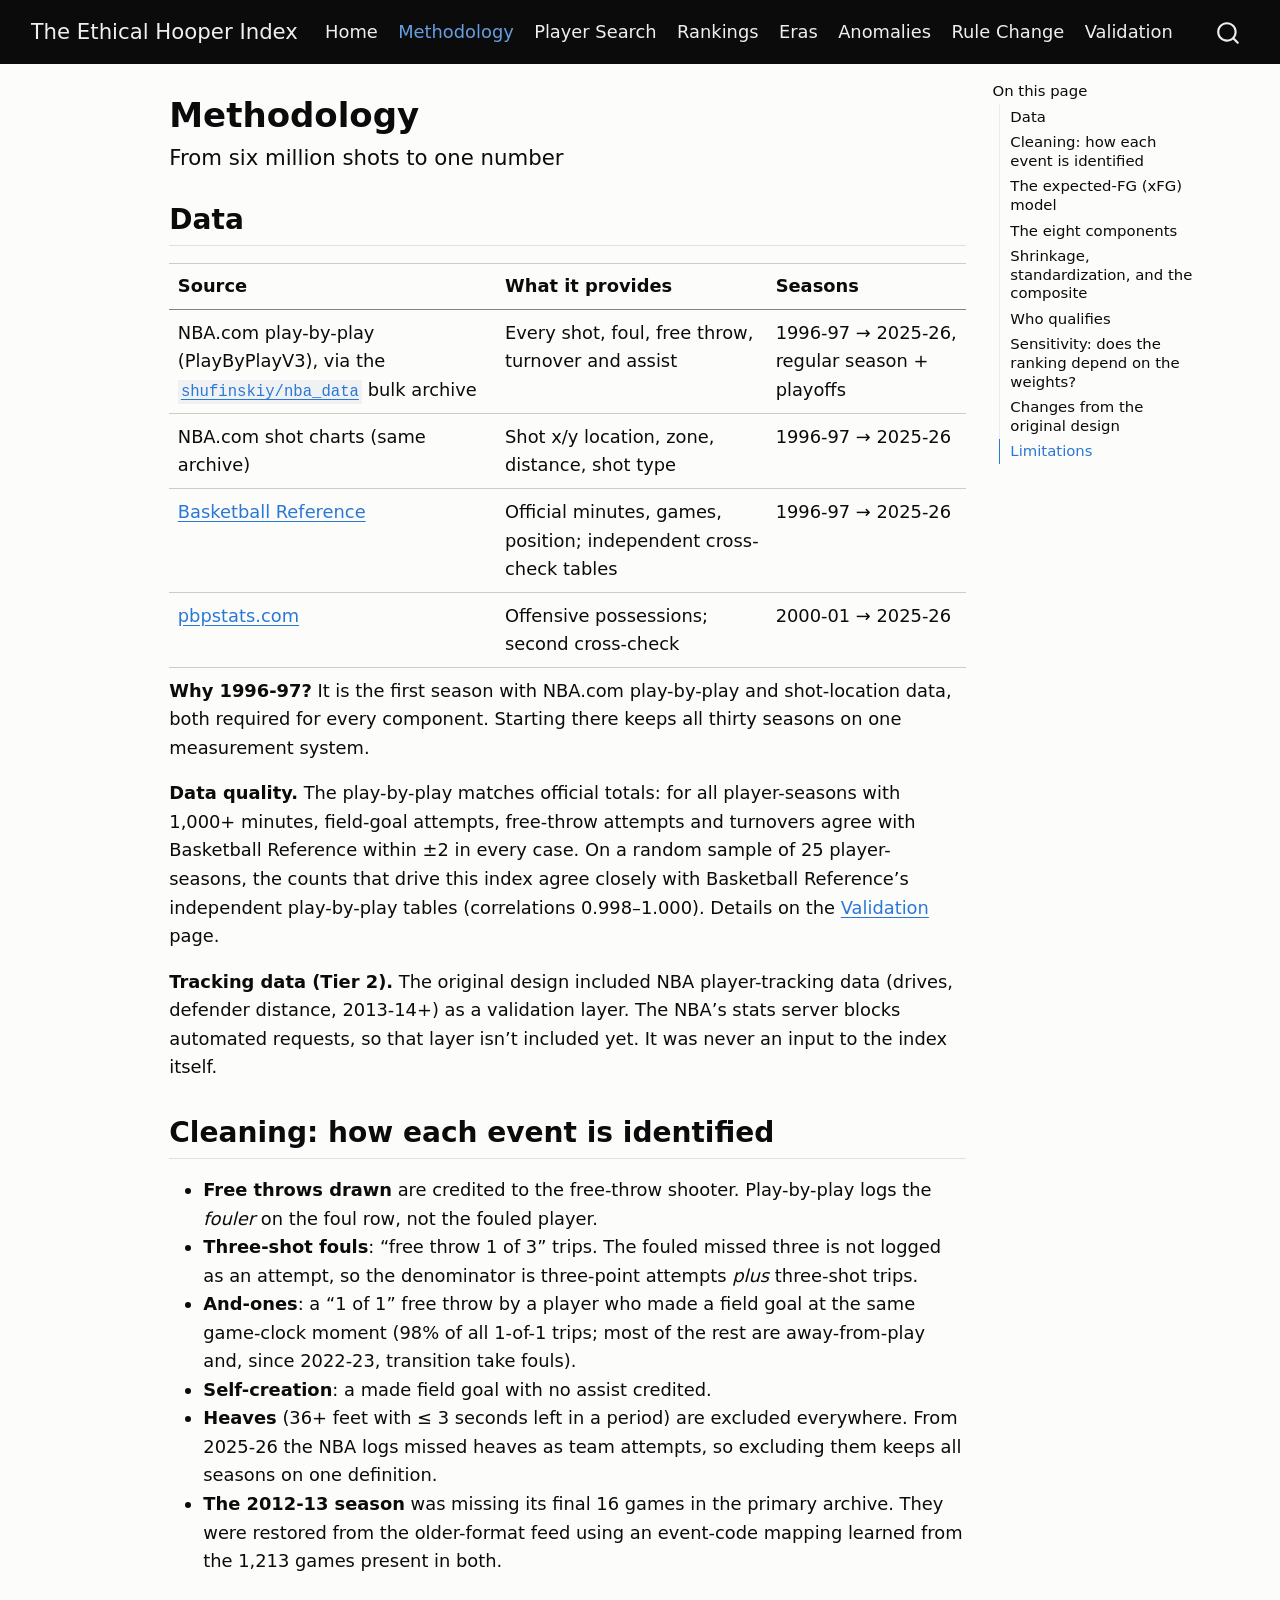
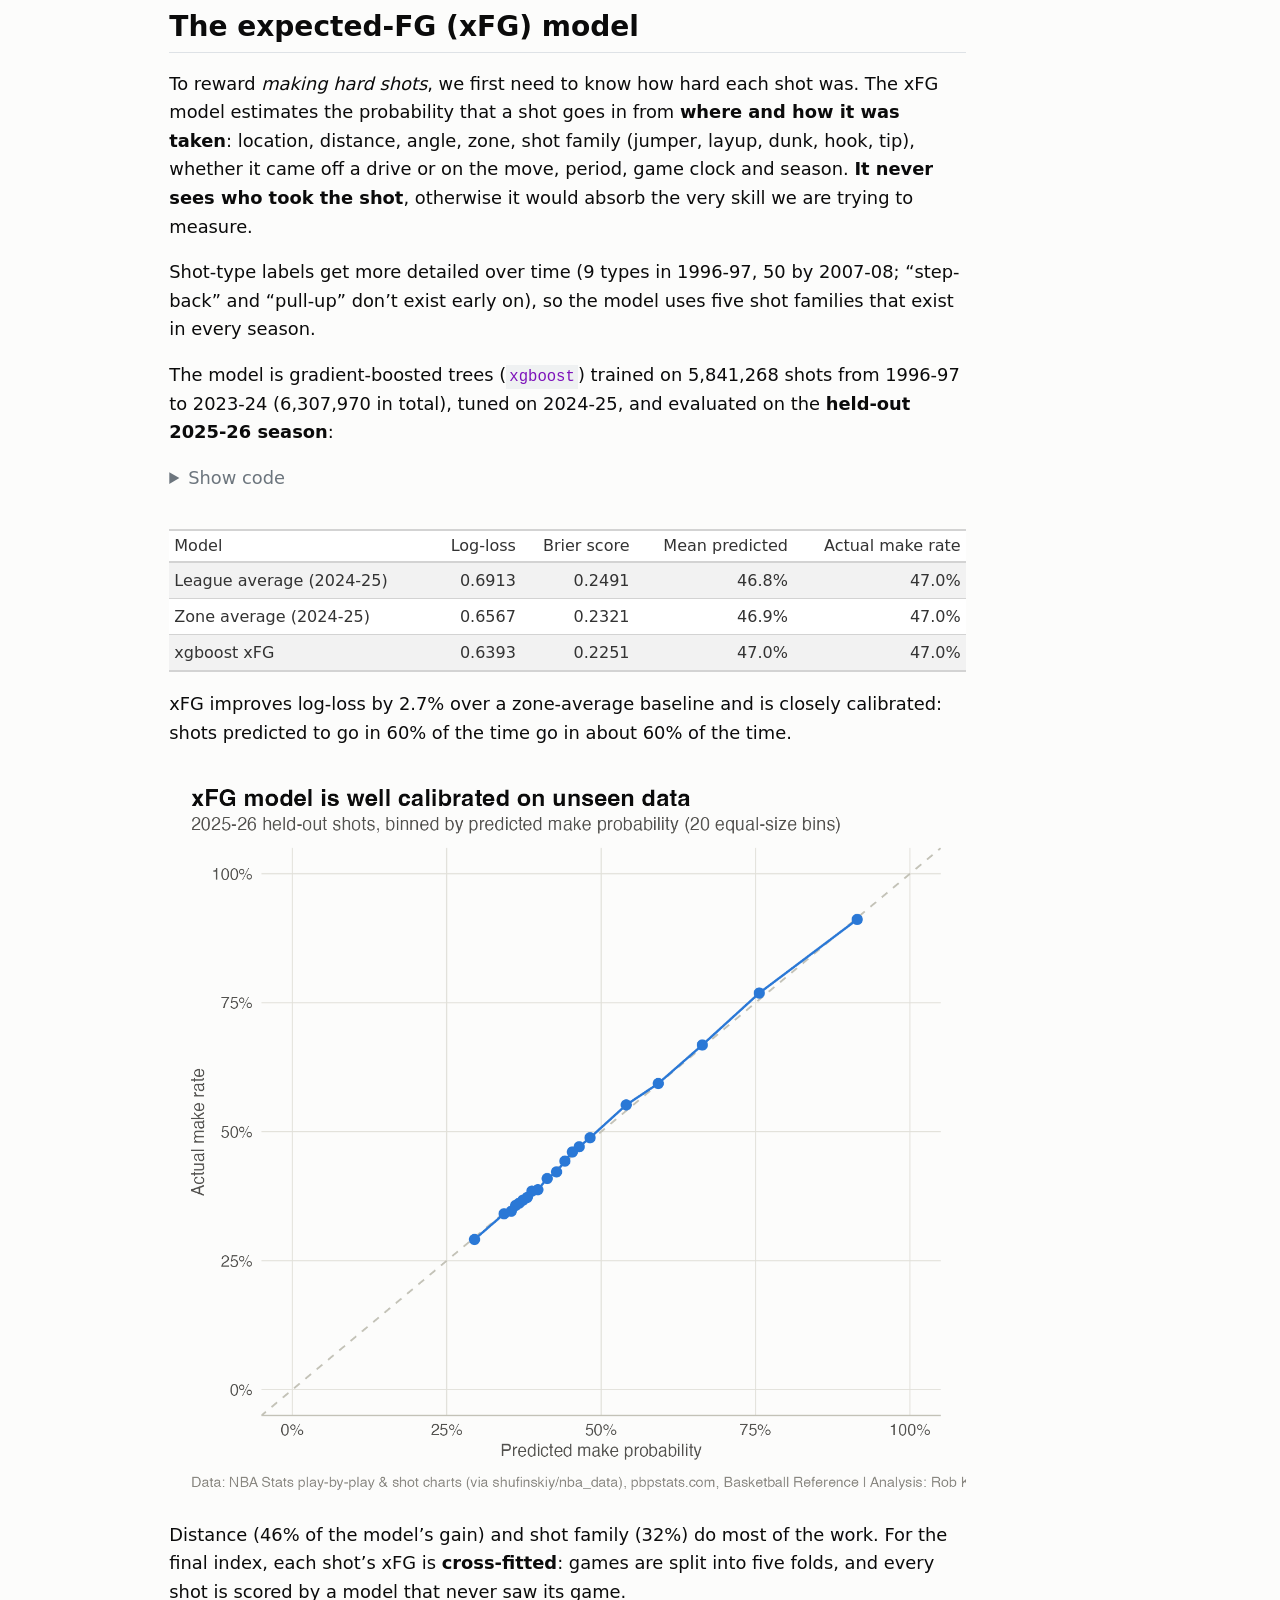
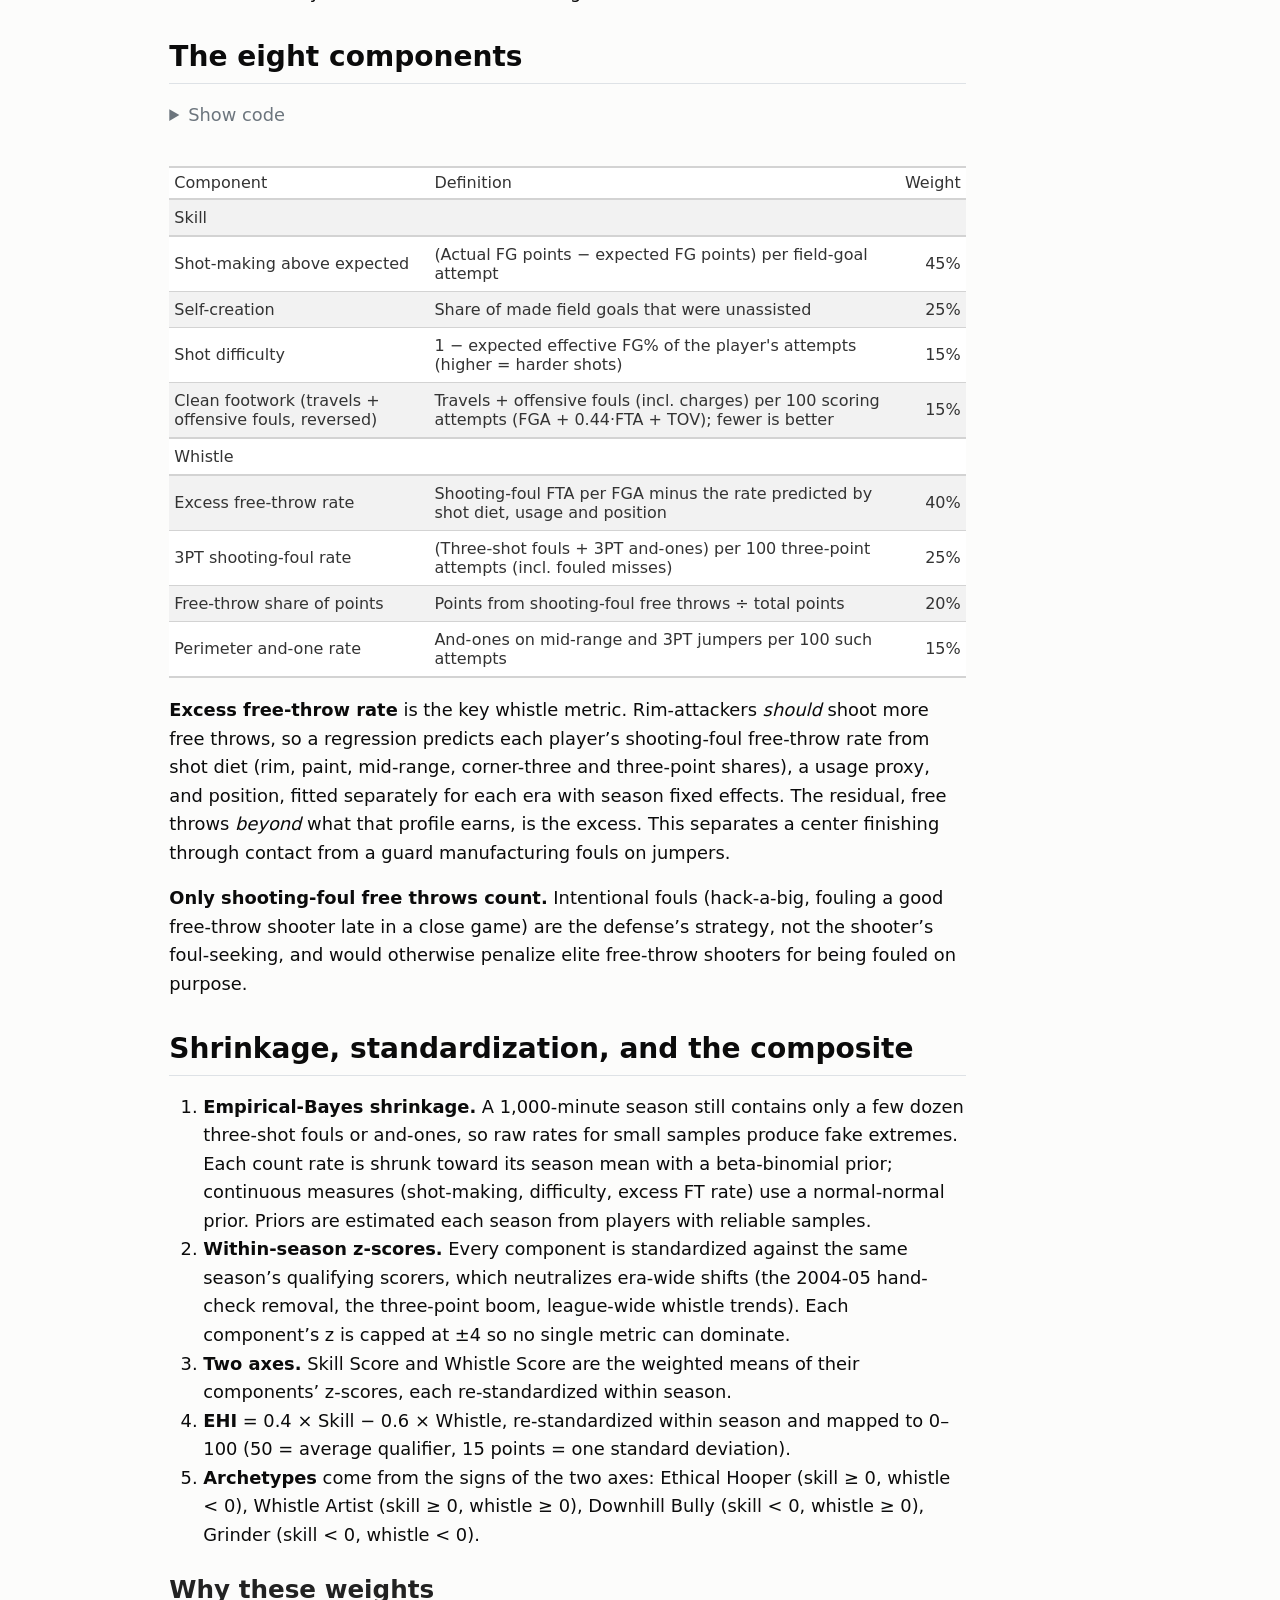
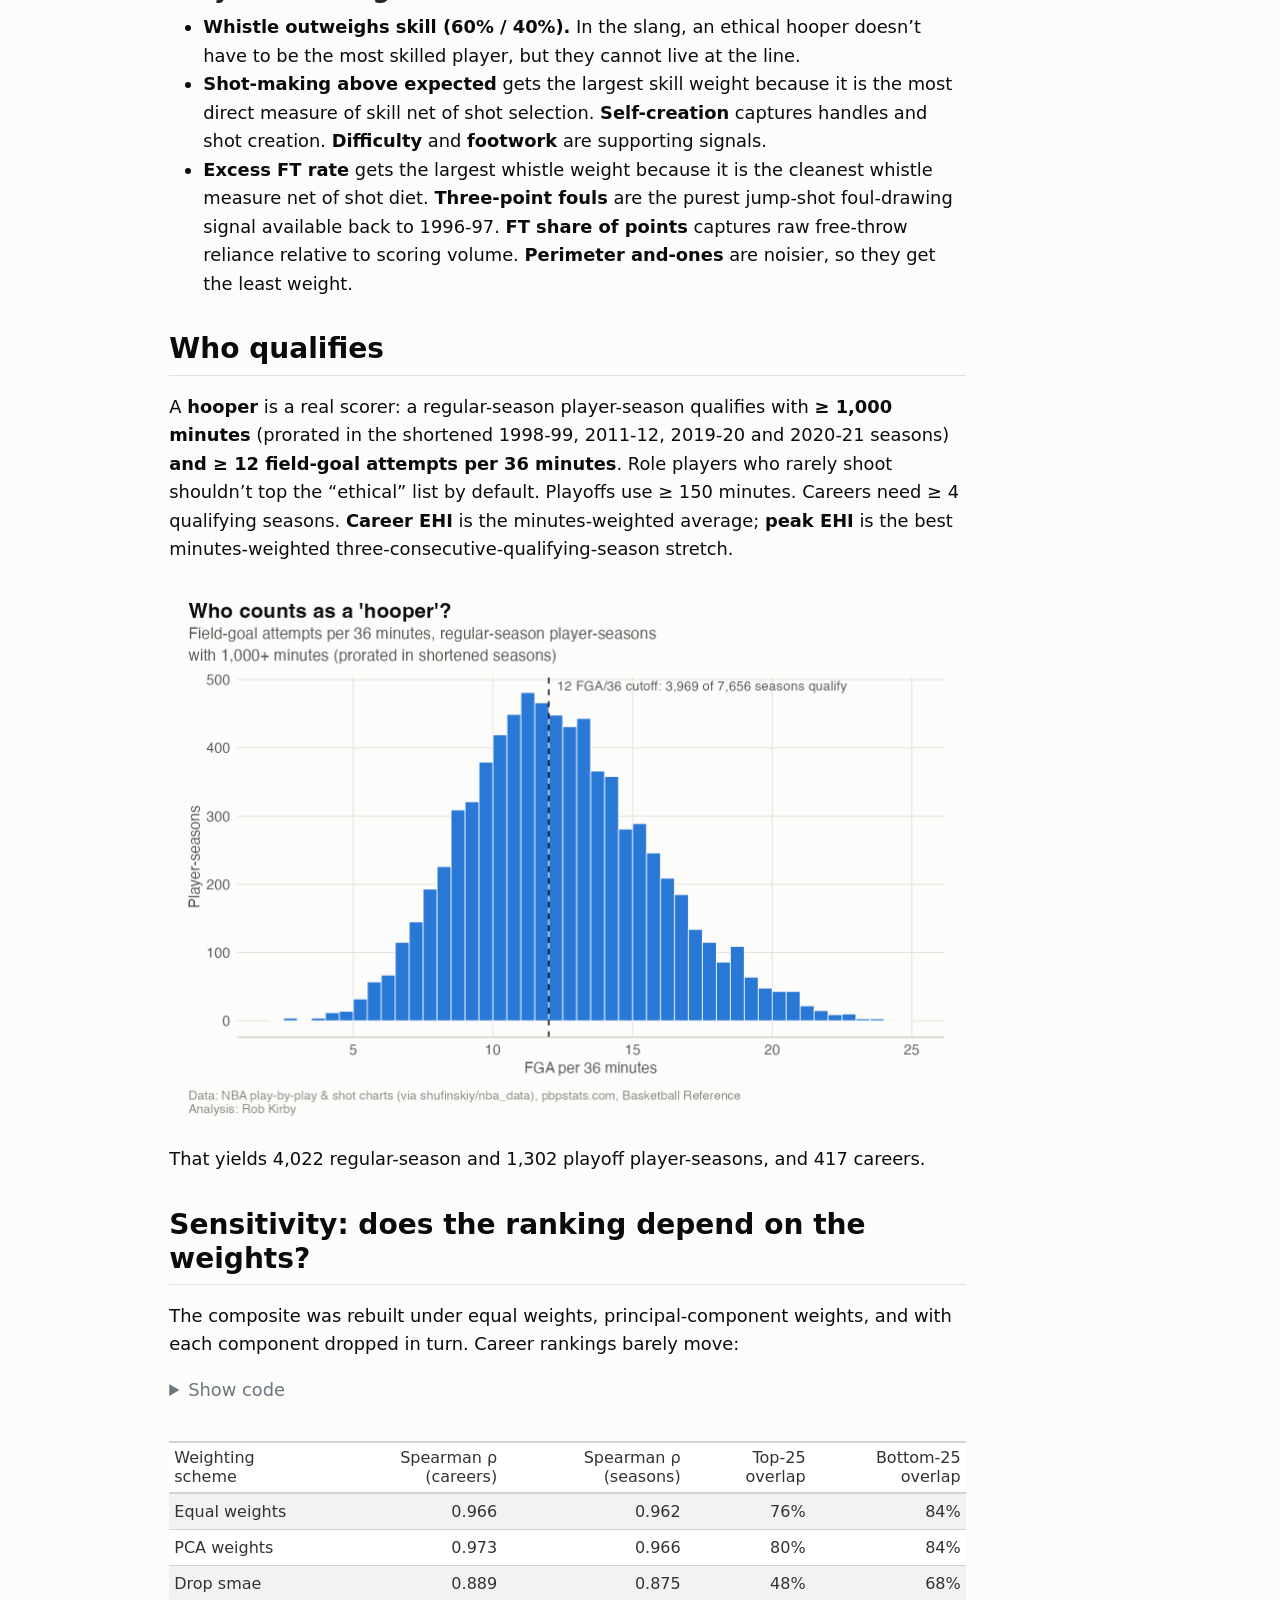
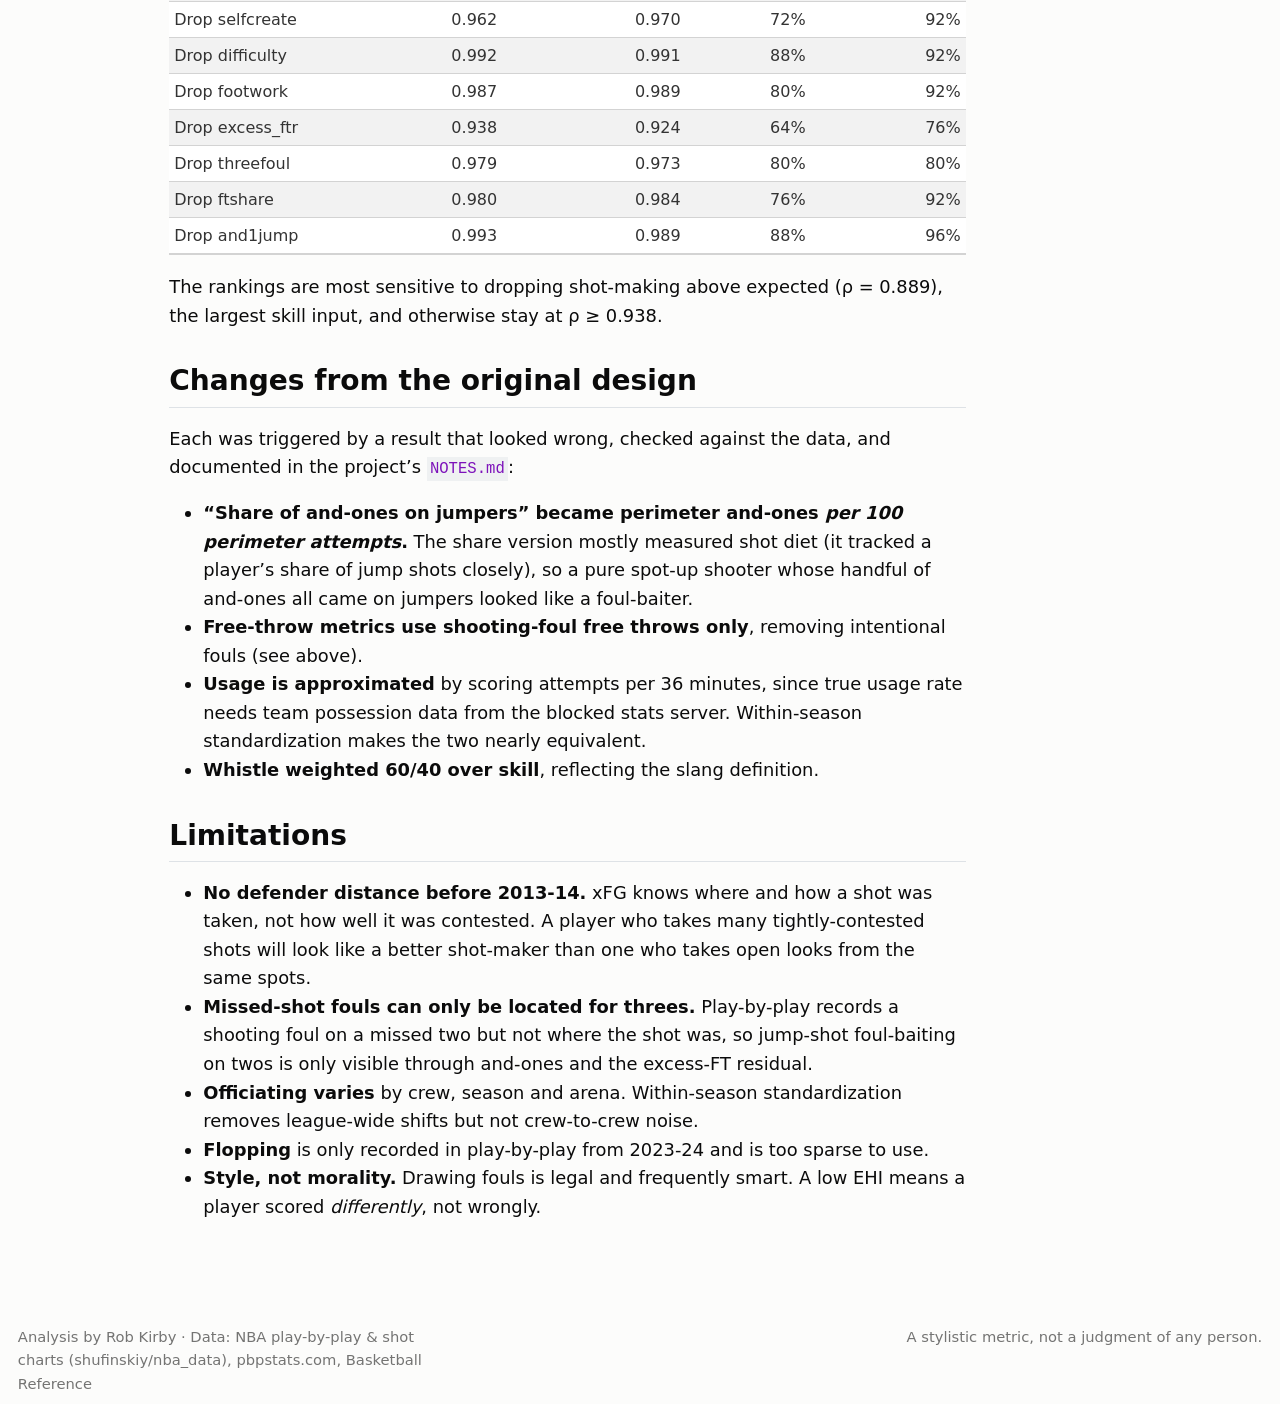
<file: docs/methodology.html>
<!DOCTYPE html>
<html xmlns="http://www.w3.org/1999/xhtml" lang="en" xml:lang="en"><head>

<meta charset="utf-8">
<meta name="generator" content="quarto-1.11.9">

<meta name="viewport" content="width=device-width, initial-scale=1.0, user-scalable=yes">


<title>Methodology – The Ethical Hooper Index</title>
<style>
/* Default styles provided by pandoc.
** See https://pandoc.org/MANUAL.html#variables-for-html for config info.
*/
span.smallcaps{font-variant: small-caps;}
div.columns{display: flex; gap: 1.5em;}
div.column{flex: auto;}
@media screen {
div.columns{gap: min(4vw, 1.5em);}
div.column{overflow-x: auto;}
}
div.hanging-indent{margin-left: 1.5em; text-indent: -1.5em;}
ul.task-list{list-style: none;}
ul.task-list li input[type="checkbox"] {
  width: 0.8em;
  margin: 0 0.8em 0.2em -1em; /* quarto-specific, see https://github.com/quarto-dev/quarto-cli/issues/4556 */ 
  vertical-align: middle;
}
/* CSS for syntax highlighting */
html { -webkit-text-size-adjust: 100%; }
pre > code.sourceCode { white-space: pre; position: relative; }
pre > code.sourceCode > span { display: inline-block; line-height: 1.25; }
pre > code.sourceCode > span:empty { height: 1.2em; }
.sourceCode { overflow: visible; }
code.sourceCode > span { color: inherit; text-decoration: inherit; }
div.sourceCode { margin: 1em 0; }
pre.sourceCode { margin: 0; }
@media screen {
div.sourceCode { overflow: auto; }
}
@media print {
pre > code.sourceCode { white-space: pre-wrap; }
pre > code.sourceCode > span { text-indent: -5em; padding-left: 5em; }
}
pre.numberSource code
  { counter-reset: source-line 0; }
pre.numberSource code > span
  { position: relative; left: -4em; counter-increment: source-line; }
pre.numberSource code > span > a:first-child::before
  { content: counter(source-line);
    position: relative; left: -1em; text-align: right; vertical-align: baseline;
    border: none; display: inline-block;
    -webkit-touch-callout: none; -webkit-user-select: none;
    -khtml-user-select: none; -moz-user-select: none;
    -ms-user-select: none; user-select: none;
    padding: 0 4px; width: 4em;
  }
pre.numberSource { margin-left: 3em;  padding-left: 4px; }
div.sourceCode
  {   }
@media screen {
pre > code.sourceCode > span > a:first-child::before { text-decoration: underline; }
}
</style>


<script src="site_libs/quarto-nav/quarto-nav.js"></script>
<script src="site_libs/quarto-nav/headroom.min.js"></script>
<script src="site_libs/clipboard/clipboard.min.js"></script>
<script src="site_libs/quarto-search/autocomplete.umd.js"></script>
<script src="site_libs/quarto-search/fuse.min.js"></script>
<script src="site_libs/quarto-search/quarto-search.js"></script>
<meta name="quarto:offset" content="./">
<script src="site_libs/quarto-html/quarto.js" type="module"></script>
<script src="site_libs/quarto-html/tabsets/tabsets.js" type="module"></script>
<script src="site_libs/quarto-html/scrollable-regions/scrollable-regions.js" type="module"></script>
<script src="site_libs/quarto-html/popper.min.js"></script>
<script src="site_libs/quarto-html/tippy.umd.min.js"></script>
<script src="site_libs/quarto-html/anchor.min.js"></script>
<link href="site_libs/quarto-html/tippy.css" rel="stylesheet">
<link href="site_libs/quarto-html/quarto-syntax-highlighting-63b5708e65d6cd79cd7618c58d0c21e7.css" rel="stylesheet" id="quarto-text-highlighting-styles">
<script src="site_libs/bootstrap/bootstrap.min.js"></script>
<link href="site_libs/bootstrap/bootstrap-icons.css" rel="stylesheet">
<link href="site_libs/bootstrap/bootstrap-1a6fe9b46e0955b3a304957b91c45d7f.min.css" rel="stylesheet" append-hash="true" id="quarto-bootstrap" data-mode="light">
<script src="site_libs/quarto-contrib/glightbox/glightbox.min.js"></script>
<link href="site_libs/quarto-contrib/glightbox/glightbox.min.css" rel="stylesheet">
<link href="site_libs/quarto-contrib/glightbox/lightbox.css" rel="stylesheet">
<script id="quarto-search-options" type="application/json">{
  "location": "navbar",
  "copy-button": false,
  "collapse-after": 3,
  "panel-placement": "end",
  "type": "overlay",
  "limit": 50,
  "keyboard-shortcut": [
    "f",
    "/",
    "s"
  ],
  "show-item-context": false,
  "language": {
    "search-no-results-text": "No results",
    "search-matching-documents-text": "matching documents",
    "search-copy-link-title": "Copy link to search",
    "search-hide-matches-text": "Hide additional matches",
    "search-more-match-text": "more match in this document",
    "search-more-matches-text": "more matches in this document",
    "search-clear-button-title": "Clear",
    "search-text-placeholder": "",
    "search-detached-cancel-button-title": "Cancel",
    "search-submit-button-title": "Submit",
    "search-label": "Search"
  }
}</script>
<style>html{ scroll-behavior: smooth; }</style>


</head>

<body class="nav-fixed quarto-light"><a id="quarto-skip-link" class="visually-hidden-focusable" href="#quarto-document-content">Skip to main content</a>

<div id="quarto-search-results"></div>
  <header id="quarto-header" class="headroom fixed-top">
    <nav class="navbar navbar-expand-lg " data-bs-theme="dark" aria-label="Site">
      <div class="navbar-container container-fluid">
      <div class="navbar-brand-container mx-auto">
    <a class="navbar-brand" href="./index.html">
    <span class="navbar-title">The Ethical Hooper Index</span>
    </a>
  </div>
          <button class="navbar-toggler" type="button" data-bs-toggle="collapse" data-bs-target="#navbarCollapse" aria-controls="navbarCollapse" aria-expanded="false" aria-label="Toggle navigation" onclick="if (window.quartoToggleHeadroom) { window.quartoToggleHeadroom(); }">
  <span class="navbar-toggler-icon"></span>
</button>
          <div class="collapse navbar-collapse" id="navbarCollapse">
            <ul class="navbar-nav navbar-nav-scroll me-auto">
  <li class="nav-item">
    <a class="nav-link" href="./index.html"> 
<span class="menu-text">Home</span></a>
  </li>  
  <li class="nav-item">
    <a class="nav-link active" href="./methodology.html" aria-current="page"> 
<span class="menu-text">Methodology</span></a>
  </li>  
  <li class="nav-item">
    <a class="nav-link" href="./player.html"> 
<span class="menu-text">Player Search</span></a>
  </li>  
  <li class="nav-item">
    <a class="nav-link" href="./rankings.html"> 
<span class="menu-text">Rankings</span></a>
  </li>  
  <li class="nav-item">
    <a class="nav-link" href="./eras.html"> 
<span class="menu-text">Eras</span></a>
  </li>  
  <li class="nav-item">
    <a class="nav-link" href="./anomalies.html"> 
<span class="menu-text">Anomalies</span></a>
  </li>  
  <li class="nav-item">
    <a class="nav-link" href="./rule-change.html"> 
<span class="menu-text">Rule Change</span></a>
  </li>  
  <li class="nav-item">
    <a class="nav-link" href="./validation.html"> 
<span class="menu-text">Validation</span></a>
  </li>  
</ul>
          </div> <!-- /navcollapse -->
            <div class="quarto-navbar-tools">
</div>
            <div id="quarto-search" class="" title="Search"></div>
      </div> <!-- /container-fluid -->
    </nav>
</header>
<!-- content -->
<div id="quarto-content" class="quarto-container page-columns page-rows-contents page-layout-article page-navbar">
<!-- sidebar -->
<!-- margin-sidebar -->
    <div id="quarto-margin-sidebar" class="sidebar margin-sidebar">
        <nav id="TOC" role="doc-toc" aria-labelledby="toc-title" class="toc-active">
    <h2 id="toc-title">On this page</h2>
   
  <ul class="collapse">
  <li><a href="#data" id="toc-data" class="nav-link active" data-scroll-target="#data">Data</a></li>
  <li><a href="#cleaning-how-each-event-is-identified" id="toc-cleaning-how-each-event-is-identified" class="nav-link" data-scroll-target="#cleaning-how-each-event-is-identified">Cleaning: how each event is identified</a></li>
  <li><a href="#the-expected-fg-xfg-model" id="toc-the-expected-fg-xfg-model" class="nav-link" data-scroll-target="#the-expected-fg-xfg-model">The expected-FG (xFG) model</a></li>
  <li><a href="#the-eight-components" id="toc-the-eight-components" class="nav-link" data-scroll-target="#the-eight-components">The eight components</a></li>
  <li><a href="#shrinkage-standardization-and-the-composite" id="toc-shrinkage-standardization-and-the-composite" class="nav-link" data-scroll-target="#shrinkage-standardization-and-the-composite">Shrinkage, standardization, and the composite</a></li>
  <li><a href="#who-qualifies" id="toc-who-qualifies" class="nav-link" data-scroll-target="#who-qualifies">Who qualifies</a></li>
  <li><a href="#sensitivity-does-the-ranking-depend-on-the-weights" id="toc-sensitivity-does-the-ranking-depend-on-the-weights" class="nav-link" data-scroll-target="#sensitivity-does-the-ranking-depend-on-the-weights">Sensitivity: does the ranking depend on the weights?</a></li>
  <li><a href="#changes-from-the-original-design" id="toc-changes-from-the-original-design" class="nav-link" data-scroll-target="#changes-from-the-original-design">Changes from the original design</a></li>
  <li><a href="#limitations" id="toc-limitations" class="nav-link" data-scroll-target="#limitations">Limitations</a></li>
  </ul>
</nav>
    </div>
<!-- main -->
<main class="content" id="quarto-document-content" tabindex="-1">

<header id="title-block-header" class="quarto-title-block default">
<div class="quarto-title">
<h1 class="title">Methodology</h1>
<p class="subtitle lead">From six million shots to one number</p>
</div>



<div class="quarto-title-meta">

    
  
    
  </div>
  


</header>


<section id="data" class="level2">
<h2 class="anchored" data-anchor-id="data">Data</h2>
<table class="caption-top table">
<thead>
<tr class="header">
<th>Source</th>
<th>What it provides</th>
<th>Seasons</th>
</tr>
</thead>
<tbody>
<tr class="odd">
<td>NBA.com play-by-play (PlayByPlayV3), via the <a href="https://github.com/shufinskiy/nba_data"><code>shufinskiy/nba_data</code></a> bulk archive</td>
<td>Every shot, foul, free throw, turnover and assist</td>
<td>1996-97 → 2025-26, regular season + playoffs</td>
</tr>
<tr class="even">
<td>NBA.com shot charts (same archive)</td>
<td>Shot x/y location, zone, distance, shot type</td>
<td>1996-97 → 2025-26</td>
</tr>
<tr class="odd">
<td><a href="https://www.basketball-reference.com">Basketball Reference</a></td>
<td>Official minutes, games, position; independent cross-check tables</td>
<td>1996-97 → 2025-26</td>
</tr>
<tr class="even">
<td><a href="https://www.pbpstats.com">pbpstats.com</a></td>
<td>Offensive possessions; second cross-check</td>
<td>2000-01 → 2025-26</td>
</tr>
</tbody>
</table>
<p><strong>Why 1996-97?</strong> It is the first season with NBA.com play-by-play and shot-location data, both required for every component. Starting there keeps all thirty seasons on one measurement system.</p>
<p><strong>Data quality.</strong> The play-by-play matches official totals: for all player-seasons with 1,000+ minutes, field-goal attempts, free-throw attempts and turnovers agree with Basketball Reference within ±2 in every case. On a random sample of 25 player-seasons, the counts that drive this index agree closely with Basketball Reference’s independent play-by-play tables (correlations 0.998–1.000). Details on the <a href="./validation.html">Validation</a> page.</p>
<p><strong>Tracking data (Tier 2).</strong> The original design included NBA player-tracking data (drives, defender distance, 2013-14+) as a validation layer. The NBA’s stats server blocks automated requests, so that layer isn’t included yet. It was never an input to the index itself.</p>
</section>
<section id="cleaning-how-each-event-is-identified" class="level2">
<h2 class="anchored" data-anchor-id="cleaning-how-each-event-is-identified">Cleaning: how each event is identified</h2>
<ul>
<li><strong>Free throws drawn</strong> are credited to the free-throw shooter. Play-by-play logs the <em>fouler</em> on the foul row, not the fouled player.</li>
<li><strong>Three-shot fouls</strong>: “free throw 1 of 3” trips. The fouled missed three is not logged as an attempt, so the denominator is three-point attempts <em>plus</em> three-shot trips.</li>
<li><strong>And-ones</strong>: a “1 of 1” free throw by a player who made a field goal at the same game-clock moment (98% of all 1-of-1 trips; most of the rest are away-from-play and, since 2022-23, transition take fouls).</li>
<li><strong>Self-creation</strong>: a made field goal with no assist credited.</li>
<li><strong>Heaves</strong> (36+ feet with ≤ 3 seconds left in a period) are excluded everywhere. From 2025-26 the NBA logs missed heaves as team attempts, so excluding them keeps all seasons on one definition.</li>
<li><strong>The 2012-13 season</strong> was missing its final 16 games in the primary archive. They were restored from the older-format feed using an event-code mapping learned from the 1,213 games present in both.</li>
</ul>
</section>
<section id="the-expected-fg-xfg-model" class="level2">
<h2 class="anchored" data-anchor-id="the-expected-fg-xfg-model">The expected-FG (xFG) model</h2>
<p>To reward <em>making hard shots</em>, we first need to know how hard each shot was. The xFG model estimates the probability that a shot goes in from <strong>where and how it was taken</strong>: location, distance, angle, zone, shot family (jumper, layup, dunk, hook, tip), whether it came off a drive or on the move, period, game clock and season. <strong>It never sees who took the shot</strong>, otherwise it would absorb the very skill we are trying to measure.</p>
<p>Shot-type labels get more detailed over time (9 types in 1996-97, 50 by 2007-08; “step-back” and “pull-up” don’t exist early on), so the model uses five shot families that exist in every season.</p>
<p>The model is gradient-boosted trees (<code>xgboost</code>) trained on 5,841,268 shots from 1996-97 to 2023-24 (6,307,970 in total), tuned on 2024-25, and evaluated on the <strong>held-out 2025-26 season</strong>:</p>
<div class="cell">
<details class="code-fold">
<summary>Show code</summary>
<div class="code-copy-outer-scaffold"><div class="sourceCode cell-code" id="cb1"><pre class="sourceCode r code-with-copy"><code class="sourceCode r"><span id="cb1-1"><a href="#cb1-1" aria-hidden="true" tabindex="-1"></a>xg[, .(<span class="at">Model =</span> model, <span class="st">`</span><span class="at">Log-loss</span><span class="st">`</span> <span class="ot">=</span> <span class="fu">round</span>(logloss, <span class="dv">4</span>), <span class="st">`</span><span class="at">Brier score</span><span class="st">`</span> <span class="ot">=</span> <span class="fu">round</span>(brier, <span class="dv">4</span>),</span>
<span id="cb1-2"><a href="#cb1-2" aria-hidden="true" tabindex="-1"></a>       <span class="st">`</span><span class="at">Mean predicted</span><span class="st">`</span> <span class="ot">=</span> <span class="fu">pct</span>(mean_pred, <span class="dv">1</span>), <span class="st">`</span><span class="at">Actual make rate</span><span class="st">`</span> <span class="ot">=</span> <span class="fu">pct</span>(actual, <span class="dv">1</span>))] <span class="sc">|&gt;</span></span>
<span id="cb1-3"><a href="#cb1-3" aria-hidden="true" tabindex="-1"></a>  <span class="fu">gt</span>() <span class="sc">|&gt;</span> <span class="fu">tab_options</span>(<span class="at">table.width =</span> gt<span class="sc">::</span><span class="fu">pct</span>(<span class="dv">100</span>))</span></code></pre></div><button title="Copy to Clipboard" class="code-copy-button"><i class="bi"></i></button></div>
</details>
<div class="cell-output-display">
<div id="lnblaoxtxm" style="padding-left:0px;padding-right:0px;padding-top:10px;padding-bottom:10px;overflow-x:auto;overflow-y:auto;width:auto;height:auto;">
<style>#lnblaoxtxm table {
  font-family: system-ui, 'Segoe UI', Roboto, Helvetica, Arial, sans-serif, 'Apple Color Emoji', 'Segoe UI Emoji', 'Segoe UI Symbol', 'Noto Color Emoji';
  -webkit-font-smoothing: antialiased;
  -moz-osx-font-smoothing: grayscale;
}

#lnblaoxtxm thead, #lnblaoxtxm tbody, #lnblaoxtxm tfoot, #lnblaoxtxm tr, #lnblaoxtxm td, #lnblaoxtxm th {
  border-style: none;
}

#lnblaoxtxm p {
  margin: 0;
  padding: 0;
}

#lnblaoxtxm .gt_table {
  display: table;
  border-collapse: collapse;
  line-height: normal;
  margin-left: auto;
  margin-right: auto;
  color: #333333;
  font-size: 16px;
  font-weight: normal;
  font-style: normal;
  background-color: #FFFFFF;
  width: 100%;
  border-top-style: solid;
  border-top-width: 2px;
  border-top-color: #A8A8A8;
  border-right-style: none;
  border-right-width: 2px;
  border-right-color: #D3D3D3;
  border-bottom-style: solid;
  border-bottom-width: 2px;
  border-bottom-color: #A8A8A8;
  border-left-style: none;
  border-left-width: 2px;
  border-left-color: #D3D3D3;
}

#lnblaoxtxm .gt_caption {
  padding-top: 4px;
  padding-bottom: 4px;
}

#lnblaoxtxm .gt_title {
  color: #333333;
  font-size: 125%;
  font-weight: initial;
  padding-top: 4px;
  padding-bottom: 4px;
  padding-left: 5px;
  padding-right: 5px;
  border-bottom-color: #FFFFFF;
  border-bottom-width: 0;
}

#lnblaoxtxm .gt_subtitle {
  color: #333333;
  font-size: 85%;
  font-weight: initial;
  padding-top: 3px;
  padding-bottom: 5px;
  padding-left: 5px;
  padding-right: 5px;
  border-top-color: #FFFFFF;
  border-top-width: 0;
}

#lnblaoxtxm .gt_heading {
  background-color: #FFFFFF;
  text-align: center;
  border-bottom-color: #FFFFFF;
  border-left-style: none;
  border-left-width: 1px;
  border-left-color: #D3D3D3;
  border-right-style: none;
  border-right-width: 1px;
  border-right-color: #D3D3D3;
}

#lnblaoxtxm .gt_bottom_border {
  border-bottom-style: solid;
  border-bottom-width: 2px;
  border-bottom-color: #D3D3D3;
}

#lnblaoxtxm .gt_col_headings {
  border-top-style: solid;
  border-top-width: 2px;
  border-top-color: #D3D3D3;
  border-bottom-style: solid;
  border-bottom-width: 2px;
  border-bottom-color: #D3D3D3;
  border-left-style: none;
  border-left-width: 1px;
  border-left-color: #D3D3D3;
  border-right-style: none;
  border-right-width: 1px;
  border-right-color: #D3D3D3;
}

#lnblaoxtxm .gt_col_heading {
  color: #333333;
  background-color: #FFFFFF;
  font-size: 100%;
  font-weight: normal;
  text-transform: inherit;
  border-left-style: none;
  border-left-width: 1px;
  border-left-color: #D3D3D3;
  border-right-style: none;
  border-right-width: 1px;
  border-right-color: #D3D3D3;
  vertical-align: bottom;
  padding-top: 5px;
  padding-bottom: 6px;
  padding-left: 5px;
  padding-right: 5px;
  overflow-x: hidden;
}

#lnblaoxtxm .gt_column_spanner_outer {
  color: #333333;
  background-color: #FFFFFF;
  font-size: 100%;
  font-weight: normal;
  text-transform: inherit;
  padding-top: 0;
  padding-bottom: 0;
  padding-left: 4px;
  padding-right: 4px;
}

#lnblaoxtxm .gt_column_spanner_outer:first-child {
  padding-left: 0;
}

#lnblaoxtxm .gt_column_spanner_outer:last-child {
  padding-right: 0;
}

#lnblaoxtxm .gt_column_spanner {
  border-bottom-style: solid;
  border-bottom-width: 2px;
  border-bottom-color: #D3D3D3;
  vertical-align: bottom;
  padding-top: 5px;
  padding-bottom: 5px;
  overflow-x: hidden;
  display: inline-block;
  width: 100%;
}

#lnblaoxtxm .gt_spanner_row {
  border-bottom-style: hidden;
}

#lnblaoxtxm .gt_group_heading {
  padding-top: 8px;
  padding-bottom: 8px;
  padding-left: 5px;
  padding-right: 5px;
  color: #333333;
  background-color: #FFFFFF;
  font-size: 100%;
  font-weight: initial;
  text-transform: inherit;
  border-top-style: solid;
  border-top-width: 2px;
  border-top-color: #D3D3D3;
  border-bottom-style: solid;
  border-bottom-width: 2px;
  border-bottom-color: #D3D3D3;
  border-left-style: none;
  border-left-width: 1px;
  border-left-color: #D3D3D3;
  border-right-style: none;
  border-right-width: 1px;
  border-right-color: #D3D3D3;
  vertical-align: middle;
  text-align: left;
}

#lnblaoxtxm .gt_empty_group_heading {
  padding: 0.5px;
  color: #333333;
  background-color: #FFFFFF;
  font-size: 100%;
  font-weight: initial;
  border-top-style: solid;
  border-top-width: 2px;
  border-top-color: #D3D3D3;
  border-bottom-style: solid;
  border-bottom-width: 2px;
  border-bottom-color: #D3D3D3;
  vertical-align: middle;
}

#lnblaoxtxm .gt_from_md > :first-child {
  margin-top: 0;
}

#lnblaoxtxm .gt_from_md > :last-child {
  margin-bottom: 0;
}

#lnblaoxtxm .gt_row {
  padding-top: 8px;
  padding-bottom: 8px;
  padding-left: 5px;
  padding-right: 5px;
  margin: 10px;
  border-top-style: solid;
  border-top-width: 1px;
  border-top-color: #D3D3D3;
  border-left-style: none;
  border-left-width: 1px;
  border-left-color: #D3D3D3;
  border-right-style: none;
  border-right-width: 1px;
  border-right-color: #D3D3D3;
  vertical-align: middle;
  overflow-x: hidden;
}

#lnblaoxtxm .gt_stub {
  color: #333333;
  background-color: #FFFFFF;
  font-size: 100%;
  font-weight: initial;
  text-transform: inherit;
  border-right-style: solid;
  border-right-width: 2px;
  border-right-color: #D3D3D3;
  padding-left: 5px;
  padding-right: 5px;
}

#lnblaoxtxm .gt_stub_row_group {
  color: #333333;
  background-color: #FFFFFF;
  font-size: 100%;
  font-weight: initial;
  text-transform: inherit;
  border-right-style: solid;
  border-right-width: 2px;
  border-right-color: #D3D3D3;
  padding-left: 5px;
  padding-right: 5px;
  vertical-align: top;
}

#lnblaoxtxm .gt_row_group_first td {
  border-top-width: 2px;
}

#lnblaoxtxm .gt_row_group_first th {
  border-top-width: 2px;
}

#lnblaoxtxm .gt_summary_row {
  color: #333333;
  background-color: #FFFFFF;
  text-transform: inherit;
  padding-top: 8px;
  padding-bottom: 8px;
  padding-left: 5px;
  padding-right: 5px;
}

#lnblaoxtxm .gt_first_summary_row {
  border-top-style: solid;
  border-top-color: #D3D3D3;
}

#lnblaoxtxm .gt_first_summary_row.thick {
  border-top-width: 2px;
}

#lnblaoxtxm .gt_last_summary_row {
  padding-top: 8px;
  padding-bottom: 8px;
  padding-left: 5px;
  padding-right: 5px;
  border-bottom-style: solid;
  border-bottom-width: 2px;
  border-bottom-color: #D3D3D3;
}

#lnblaoxtxm .gt_grand_summary_row {
  color: #333333;
  background-color: #FFFFFF;
  text-transform: inherit;
  padding-top: 8px;
  padding-bottom: 8px;
  padding-left: 5px;
  padding-right: 5px;
}

#lnblaoxtxm .gt_first_grand_summary_row {
  padding-top: 8px;
  padding-bottom: 8px;
  padding-left: 5px;
  padding-right: 5px;
  border-top-style: double;
  border-top-width: 6px;
  border-top-color: #D3D3D3;
}

#lnblaoxtxm .gt_last_grand_summary_row_top {
  padding-top: 8px;
  padding-bottom: 8px;
  padding-left: 5px;
  padding-right: 5px;
  border-bottom-style: double;
  border-bottom-width: 6px;
  border-bottom-color: #D3D3D3;
}

#lnblaoxtxm .gt_striped {
  background-color: rgba(128, 128, 128, 0.05);
}

#lnblaoxtxm .gt_table_body {
  border-top-style: solid;
  border-top-width: 2px;
  border-top-color: #D3D3D3;
  border-bottom-style: solid;
  border-bottom-width: 2px;
  border-bottom-color: #D3D3D3;
}

#lnblaoxtxm .gt_footnotes {
  color: #333333;
  background-color: #FFFFFF;
  border-bottom-style: none;
  border-bottom-width: 2px;
  border-bottom-color: #D3D3D3;
  border-left-style: none;
  border-left-width: 2px;
  border-left-color: #D3D3D3;
  border-right-style: none;
  border-right-width: 2px;
  border-right-color: #D3D3D3;
}

#lnblaoxtxm .gt_footnote {
  margin: 0px;
  font-size: 90%;
  padding-top: 4px;
  padding-bottom: 4px;
  padding-left: 5px;
  padding-right: 5px;
}

#lnblaoxtxm .gt_sourcenotes {
  color: #333333;
  background-color: #FFFFFF;
  border-bottom-style: none;
  border-bottom-width: 2px;
  border-bottom-color: #D3D3D3;
  border-left-style: none;
  border-left-width: 2px;
  border-left-color: #D3D3D3;
  border-right-style: none;
  border-right-width: 2px;
  border-right-color: #D3D3D3;
}

#lnblaoxtxm .gt_sourcenote {
  font-size: 90%;
  padding-top: 4px;
  padding-bottom: 4px;
  padding-left: 5px;
  padding-right: 5px;
}

#lnblaoxtxm .gt_left {
  text-align: left;
}

#lnblaoxtxm .gt_center {
  text-align: center;
}

#lnblaoxtxm .gt_right {
  text-align: right;
  font-variant-numeric: tabular-nums;
}

#lnblaoxtxm .gt_font_normal {
  font-weight: normal;
}

#lnblaoxtxm .gt_font_bold {
  font-weight: bold;
}

#lnblaoxtxm .gt_font_italic {
  font-style: italic;
}

#lnblaoxtxm .gt_super {
  font-size: 65%;
}

#lnblaoxtxm .gt_footnote_marks {
  font-size: 75%;
  vertical-align: 0.4em;
  position: initial;
}

#lnblaoxtxm .gt_asterisk {
  font-size: 100%;
  vertical-align: 0;
}

#lnblaoxtxm .gt_indent_1 {
  text-indent: 5px;
}

#lnblaoxtxm .gt_indent_2 {
  text-indent: 10px;
}

#lnblaoxtxm .gt_indent_3 {
  text-indent: 15px;
}

#lnblaoxtxm .gt_indent_4 {
  text-indent: 20px;
}

#lnblaoxtxm .gt_indent_5 {
  text-indent: 25px;
}

#lnblaoxtxm .katex-display {
  display: inline-flex !important;
  margin-bottom: 0.75em !important;
}

#lnblaoxtxm div.Reactable > div.rt-table > div.rt-thead > div.rt-tr.rt-tr-group-header > div.rt-th-group:after {
  height: 0px !important;
}
</style>

<table class="gt_table caption-top table table-sm table-striped small" data-quarto-bootstrap="false">
<thead>
<tr class="gt_col_headings header">
<th id="Model" class="gt_col_heading gt_columns_bottom_border gt_left" data-quarto-table-cell-role="th" scope="col">Model</th>
<th id="Log-loss" class="gt_col_heading gt_columns_bottom_border gt_right" data-quarto-table-cell-role="th" scope="col">Log-loss</th>
<th id="Brier-score" class="gt_col_heading gt_columns_bottom_border gt_right" data-quarto-table-cell-role="th" scope="col">Brier score</th>
<th id="Mean-predicted" class="gt_col_heading gt_columns_bottom_border gt_right" data-quarto-table-cell-role="th" scope="col">Mean predicted</th>
<th id="Actual-make-rate" class="gt_col_heading gt_columns_bottom_border gt_right" data-quarto-table-cell-role="th" scope="col">Actual make rate</th>
</tr>
</thead>
<tbody class="gt_table_body">
<tr class="odd">
<td class="gt_row gt_left" headers="Model">League average (2024-25)</td>
<td class="gt_row gt_right" headers="Log-loss">0.6913</td>
<td class="gt_row gt_right" headers="Brier-score">0.2491</td>
<td class="gt_row gt_right" headers="Mean-predicted">46.8%</td>
<td class="gt_row gt_right" headers="Actual-make-rate">47.0%</td>
</tr>
<tr class="even">
<td class="gt_row gt_left" headers="Model">Zone average (2024-25)</td>
<td class="gt_row gt_right" headers="Log-loss">0.6567</td>
<td class="gt_row gt_right" headers="Brier-score">0.2321</td>
<td class="gt_row gt_right" headers="Mean-predicted">46.9%</td>
<td class="gt_row gt_right" headers="Actual-make-rate">47.0%</td>
</tr>
<tr class="odd">
<td class="gt_row gt_left" headers="Model">xgboost xFG</td>
<td class="gt_row gt_right" headers="Log-loss">0.6393</td>
<td class="gt_row gt_right" headers="Brier-score">0.2251</td>
<td class="gt_row gt_right" headers="Mean-predicted">47.0%</td>
<td class="gt_row gt_right" headers="Actual-make-rate">47.0%</td>
</tr>
</tbody>
</table>

</div>
</div>
</div>
<p>xFG improves log-loss by 2.7% over a zone-average baseline and is closely calibrated: shots predicted to go in 60% of the time go in about 60% of the time.</p>
<p><a href="figures/xfg_calibration.png" class="lightbox" data-gallery="quarto-lightbox-gallery-1"><img src="figures/xfg_calibration.png" class="img-fluid" alt="Calibration plot: predicted vs actual make rate for 20 bins of 2025-26 shots, all on the diagonal."></a></p>
<p>Distance (46% of the model’s gain) and shot family (32%) do most of the work. For the final index, each shot’s xFG is <strong>cross-fitted</strong>: games are split into five folds, and every shot is scored by a model that never saw its game.</p>
</section>
<section id="the-eight-components" class="level2">
<h2 class="anchored" data-anchor-id="the-eight-components">The eight components</h2>
<div class="cell">
<details class="code-fold">
<summary>Show code</summary>
<div class="code-copy-outer-scaffold"><div class="sourceCode cell-code" id="cb2"><pre class="sourceCode r code-with-copy"><code class="sourceCode r"><span id="cb2-1"><a href="#cb2-1" aria-hidden="true" tabindex="-1"></a>comp <span class="ot">&lt;-</span> <span class="fu">data.table</span>(</span>
<span id="cb2-2"><a href="#cb2-2" aria-hidden="true" tabindex="-1"></a>  <span class="at">Axis =</span> <span class="fu">c</span>(<span class="fu">rep</span>(<span class="st">"Skill"</span>, <span class="dv">4</span>), <span class="fu">rep</span>(<span class="st">"Whistle"</span>, <span class="dv">4</span>)),</span>
<span id="cb2-3"><a href="#cb2-3" aria-hidden="true" tabindex="-1"></a>  <span class="at">Component =</span> COMP_LABELS[<span class="fu">c</span>(<span class="fu">names</span>(SKILL_W), <span class="fu">names</span>(WHISTLE_W))],</span>
<span id="cb2-4"><a href="#cb2-4" aria-hidden="true" tabindex="-1"></a>  <span class="at">Definition =</span> <span class="fu">c</span>(</span>
<span id="cb2-5"><a href="#cb2-5" aria-hidden="true" tabindex="-1"></a>    <span class="st">"(Actual FG points − expected FG points) per field-goal attempt"</span>,</span>
<span id="cb2-6"><a href="#cb2-6" aria-hidden="true" tabindex="-1"></a>    <span class="st">"Share of made field goals that were unassisted"</span>,</span>
<span id="cb2-7"><a href="#cb2-7" aria-hidden="true" tabindex="-1"></a>    <span class="st">"1 − expected effective FG% of the player's attempts (higher = harder shots)"</span>,</span>
<span id="cb2-8"><a href="#cb2-8" aria-hidden="true" tabindex="-1"></a>    <span class="st">"Travels + offensive fouls (incl. charges) per 100 scoring attempts (FGA + 0.44·FTA + TOV); fewer is better"</span>,</span>
<span id="cb2-9"><a href="#cb2-9" aria-hidden="true" tabindex="-1"></a>    <span class="st">"Shooting-foul FTA per FGA minus the rate predicted by shot diet, usage and position"</span>,</span>
<span id="cb2-10"><a href="#cb2-10" aria-hidden="true" tabindex="-1"></a>    <span class="st">"(Three-shot fouls + 3PT and-ones) per 100 three-point attempts (incl. fouled misses)"</span>,</span>
<span id="cb2-11"><a href="#cb2-11" aria-hidden="true" tabindex="-1"></a>    <span class="st">"Points from shooting-foul free throws ÷ total points"</span>,</span>
<span id="cb2-12"><a href="#cb2-12" aria-hidden="true" tabindex="-1"></a>    <span class="st">"And-ones on mid-range and 3PT jumpers per 100 such attempts"</span>),</span>
<span id="cb2-13"><a href="#cb2-13" aria-hidden="true" tabindex="-1"></a>  <span class="at">Weight =</span> <span class="fu">c</span>(SKILL_W <span class="sc">/</span> <span class="fu">sum</span>(SKILL_W), WHISTLE_W <span class="sc">/</span> <span class="fu">sum</span>(WHISTLE_W)))</span>
<span id="cb2-14"><a href="#cb2-14" aria-hidden="true" tabindex="-1"></a><span class="fu">gt</span>(comp, <span class="at">groupname_col =</span> <span class="st">"Axis"</span>) <span class="sc">|&gt;</span> <span class="fu">fmt_percent</span>(Weight, <span class="at">decimals =</span> <span class="dv">0</span>) <span class="sc">|&gt;</span> <span class="fu">tab_options</span>(<span class="at">table.width =</span> gt<span class="sc">::</span><span class="fu">pct</span>(<span class="dv">100</span>))</span></code></pre></div><button title="Copy to Clipboard" class="code-copy-button"><i class="bi"></i></button></div>
</details>
<div class="cell-output-display">
<div id="ucmqbhwdvv" style="padding-left:0px;padding-right:0px;padding-top:10px;padding-bottom:10px;overflow-x:auto;overflow-y:auto;width:auto;height:auto;">
<style>#ucmqbhwdvv table {
  font-family: system-ui, 'Segoe UI', Roboto, Helvetica, Arial, sans-serif, 'Apple Color Emoji', 'Segoe UI Emoji', 'Segoe UI Symbol', 'Noto Color Emoji';
  -webkit-font-smoothing: antialiased;
  -moz-osx-font-smoothing: grayscale;
}

#ucmqbhwdvv thead, #ucmqbhwdvv tbody, #ucmqbhwdvv tfoot, #ucmqbhwdvv tr, #ucmqbhwdvv td, #ucmqbhwdvv th {
  border-style: none;
}

#ucmqbhwdvv p {
  margin: 0;
  padding: 0;
}

#ucmqbhwdvv .gt_table {
  display: table;
  border-collapse: collapse;
  line-height: normal;
  margin-left: auto;
  margin-right: auto;
  color: #333333;
  font-size: 16px;
  font-weight: normal;
  font-style: normal;
  background-color: #FFFFFF;
  width: 100%;
  border-top-style: solid;
  border-top-width: 2px;
  border-top-color: #A8A8A8;
  border-right-style: none;
  border-right-width: 2px;
  border-right-color: #D3D3D3;
  border-bottom-style: solid;
  border-bottom-width: 2px;
  border-bottom-color: #A8A8A8;
  border-left-style: none;
  border-left-width: 2px;
  border-left-color: #D3D3D3;
}

#ucmqbhwdvv .gt_caption {
  padding-top: 4px;
  padding-bottom: 4px;
}

#ucmqbhwdvv .gt_title {
  color: #333333;
  font-size: 125%;
  font-weight: initial;
  padding-top: 4px;
  padding-bottom: 4px;
  padding-left: 5px;
  padding-right: 5px;
  border-bottom-color: #FFFFFF;
  border-bottom-width: 0;
}

#ucmqbhwdvv .gt_subtitle {
  color: #333333;
  font-size: 85%;
  font-weight: initial;
  padding-top: 3px;
  padding-bottom: 5px;
  padding-left: 5px;
  padding-right: 5px;
  border-top-color: #FFFFFF;
  border-top-width: 0;
}

#ucmqbhwdvv .gt_heading {
  background-color: #FFFFFF;
  text-align: center;
  border-bottom-color: #FFFFFF;
  border-left-style: none;
  border-left-width: 1px;
  border-left-color: #D3D3D3;
  border-right-style: none;
  border-right-width: 1px;
  border-right-color: #D3D3D3;
}

#ucmqbhwdvv .gt_bottom_border {
  border-bottom-style: solid;
  border-bottom-width: 2px;
  border-bottom-color: #D3D3D3;
}

#ucmqbhwdvv .gt_col_headings {
  border-top-style: solid;
  border-top-width: 2px;
  border-top-color: #D3D3D3;
  border-bottom-style: solid;
  border-bottom-width: 2px;
  border-bottom-color: #D3D3D3;
  border-left-style: none;
  border-left-width: 1px;
  border-left-color: #D3D3D3;
  border-right-style: none;
  border-right-width: 1px;
  border-right-color: #D3D3D3;
}

#ucmqbhwdvv .gt_col_heading {
  color: #333333;
  background-color: #FFFFFF;
  font-size: 100%;
  font-weight: normal;
  text-transform: inherit;
  border-left-style: none;
  border-left-width: 1px;
  border-left-color: #D3D3D3;
  border-right-style: none;
  border-right-width: 1px;
  border-right-color: #D3D3D3;
  vertical-align: bottom;
  padding-top: 5px;
  padding-bottom: 6px;
  padding-left: 5px;
  padding-right: 5px;
  overflow-x: hidden;
}

#ucmqbhwdvv .gt_column_spanner_outer {
  color: #333333;
  background-color: #FFFFFF;
  font-size: 100%;
  font-weight: normal;
  text-transform: inherit;
  padding-top: 0;
  padding-bottom: 0;
  padding-left: 4px;
  padding-right: 4px;
}

#ucmqbhwdvv .gt_column_spanner_outer:first-child {
  padding-left: 0;
}

#ucmqbhwdvv .gt_column_spanner_outer:last-child {
  padding-right: 0;
}

#ucmqbhwdvv .gt_column_spanner {
  border-bottom-style: solid;
  border-bottom-width: 2px;
  border-bottom-color: #D3D3D3;
  vertical-align: bottom;
  padding-top: 5px;
  padding-bottom: 5px;
  overflow-x: hidden;
  display: inline-block;
  width: 100%;
}

#ucmqbhwdvv .gt_spanner_row {
  border-bottom-style: hidden;
}

#ucmqbhwdvv .gt_group_heading {
  padding-top: 8px;
  padding-bottom: 8px;
  padding-left: 5px;
  padding-right: 5px;
  color: #333333;
  background-color: #FFFFFF;
  font-size: 100%;
  font-weight: initial;
  text-transform: inherit;
  border-top-style: solid;
  border-top-width: 2px;
  border-top-color: #D3D3D3;
  border-bottom-style: solid;
  border-bottom-width: 2px;
  border-bottom-color: #D3D3D3;
  border-left-style: none;
  border-left-width: 1px;
  border-left-color: #D3D3D3;
  border-right-style: none;
  border-right-width: 1px;
  border-right-color: #D3D3D3;
  vertical-align: middle;
  text-align: left;
}

#ucmqbhwdvv .gt_empty_group_heading {
  padding: 0.5px;
  color: #333333;
  background-color: #FFFFFF;
  font-size: 100%;
  font-weight: initial;
  border-top-style: solid;
  border-top-width: 2px;
  border-top-color: #D3D3D3;
  border-bottom-style: solid;
  border-bottom-width: 2px;
  border-bottom-color: #D3D3D3;
  vertical-align: middle;
}

#ucmqbhwdvv .gt_from_md > :first-child {
  margin-top: 0;
}

#ucmqbhwdvv .gt_from_md > :last-child {
  margin-bottom: 0;
}

#ucmqbhwdvv .gt_row {
  padding-top: 8px;
  padding-bottom: 8px;
  padding-left: 5px;
  padding-right: 5px;
  margin: 10px;
  border-top-style: solid;
  border-top-width: 1px;
  border-top-color: #D3D3D3;
  border-left-style: none;
  border-left-width: 1px;
  border-left-color: #D3D3D3;
  border-right-style: none;
  border-right-width: 1px;
  border-right-color: #D3D3D3;
  vertical-align: middle;
  overflow-x: hidden;
}

#ucmqbhwdvv .gt_stub {
  color: #333333;
  background-color: #FFFFFF;
  font-size: 100%;
  font-weight: initial;
  text-transform: inherit;
  border-right-style: solid;
  border-right-width: 2px;
  border-right-color: #D3D3D3;
  padding-left: 5px;
  padding-right: 5px;
}

#ucmqbhwdvv .gt_stub_row_group {
  color: #333333;
  background-color: #FFFFFF;
  font-size: 100%;
  font-weight: initial;
  text-transform: inherit;
  border-right-style: solid;
  border-right-width: 2px;
  border-right-color: #D3D3D3;
  padding-left: 5px;
  padding-right: 5px;
  vertical-align: top;
}

#ucmqbhwdvv .gt_row_group_first td {
  border-top-width: 2px;
}

#ucmqbhwdvv .gt_row_group_first th {
  border-top-width: 2px;
}

#ucmqbhwdvv .gt_summary_row {
  color: #333333;
  background-color: #FFFFFF;
  text-transform: inherit;
  padding-top: 8px;
  padding-bottom: 8px;
  padding-left: 5px;
  padding-right: 5px;
}

#ucmqbhwdvv .gt_first_summary_row {
  border-top-style: solid;
  border-top-color: #D3D3D3;
}

#ucmqbhwdvv .gt_first_summary_row.thick {
  border-top-width: 2px;
}

#ucmqbhwdvv .gt_last_summary_row {
  padding-top: 8px;
  padding-bottom: 8px;
  padding-left: 5px;
  padding-right: 5px;
  border-bottom-style: solid;
  border-bottom-width: 2px;
  border-bottom-color: #D3D3D3;
}

#ucmqbhwdvv .gt_grand_summary_row {
  color: #333333;
  background-color: #FFFFFF;
  text-transform: inherit;
  padding-top: 8px;
  padding-bottom: 8px;
  padding-left: 5px;
  padding-right: 5px;
}

#ucmqbhwdvv .gt_first_grand_summary_row {
  padding-top: 8px;
  padding-bottom: 8px;
  padding-left: 5px;
  padding-right: 5px;
  border-top-style: double;
  border-top-width: 6px;
  border-top-color: #D3D3D3;
}

#ucmqbhwdvv .gt_last_grand_summary_row_top {
  padding-top: 8px;
  padding-bottom: 8px;
  padding-left: 5px;
  padding-right: 5px;
  border-bottom-style: double;
  border-bottom-width: 6px;
  border-bottom-color: #D3D3D3;
}

#ucmqbhwdvv .gt_striped {
  background-color: rgba(128, 128, 128, 0.05);
}

#ucmqbhwdvv .gt_table_body {
  border-top-style: solid;
  border-top-width: 2px;
  border-top-color: #D3D3D3;
  border-bottom-style: solid;
  border-bottom-width: 2px;
  border-bottom-color: #D3D3D3;
}

#ucmqbhwdvv .gt_footnotes {
  color: #333333;
  background-color: #FFFFFF;
  border-bottom-style: none;
  border-bottom-width: 2px;
  border-bottom-color: #D3D3D3;
  border-left-style: none;
  border-left-width: 2px;
  border-left-color: #D3D3D3;
  border-right-style: none;
  border-right-width: 2px;
  border-right-color: #D3D3D3;
}

#ucmqbhwdvv .gt_footnote {
  margin: 0px;
  font-size: 90%;
  padding-top: 4px;
  padding-bottom: 4px;
  padding-left: 5px;
  padding-right: 5px;
}

#ucmqbhwdvv .gt_sourcenotes {
  color: #333333;
  background-color: #FFFFFF;
  border-bottom-style: none;
  border-bottom-width: 2px;
  border-bottom-color: #D3D3D3;
  border-left-style: none;
  border-left-width: 2px;
  border-left-color: #D3D3D3;
  border-right-style: none;
  border-right-width: 2px;
  border-right-color: #D3D3D3;
}

#ucmqbhwdvv .gt_sourcenote {
  font-size: 90%;
  padding-top: 4px;
  padding-bottom: 4px;
  padding-left: 5px;
  padding-right: 5px;
}

#ucmqbhwdvv .gt_left {
  text-align: left;
}

#ucmqbhwdvv .gt_center {
  text-align: center;
}

#ucmqbhwdvv .gt_right {
  text-align: right;
  font-variant-numeric: tabular-nums;
}

#ucmqbhwdvv .gt_font_normal {
  font-weight: normal;
}

#ucmqbhwdvv .gt_font_bold {
  font-weight: bold;
}

#ucmqbhwdvv .gt_font_italic {
  font-style: italic;
}

#ucmqbhwdvv .gt_super {
  font-size: 65%;
}

#ucmqbhwdvv .gt_footnote_marks {
  font-size: 75%;
  vertical-align: 0.4em;
  position: initial;
}

#ucmqbhwdvv .gt_asterisk {
  font-size: 100%;
  vertical-align: 0;
}

#ucmqbhwdvv .gt_indent_1 {
  text-indent: 5px;
}

#ucmqbhwdvv .gt_indent_2 {
  text-indent: 10px;
}

#ucmqbhwdvv .gt_indent_3 {
  text-indent: 15px;
}

#ucmqbhwdvv .gt_indent_4 {
  text-indent: 20px;
}

#ucmqbhwdvv .gt_indent_5 {
  text-indent: 25px;
}

#ucmqbhwdvv .katex-display {
  display: inline-flex !important;
  margin-bottom: 0.75em !important;
}

#ucmqbhwdvv div.Reactable > div.rt-table > div.rt-thead > div.rt-tr.rt-tr-group-header > div.rt-th-group:after {
  height: 0px !important;
}
</style>

<table class="gt_table caption-top table table-sm table-striped small" data-quarto-bootstrap="false">
<thead>
<tr class="gt_col_headings header">
<th id="Component" class="gt_col_heading gt_columns_bottom_border gt_left" data-quarto-table-cell-role="th" scope="col">Component</th>
<th id="Definition" class="gt_col_heading gt_columns_bottom_border gt_left" data-quarto-table-cell-role="th" scope="col">Definition</th>
<th id="Weight" class="gt_col_heading gt_columns_bottom_border gt_right" data-quarto-table-cell-role="th" scope="col">Weight</th>
</tr>
</thead>
<tbody class="gt_table_body">
<tr class="gt_group_heading_row odd">
<th colspan="3" id="Skill" class="gt_group_heading" data-quarto-table-cell-role="th" scope="colgroup">Skill</th>
</tr>
<tr class="gt_row_group_first even">
<td class="gt_row gt_left" headers="Skill  Component">Shot-making above expected</td>
<td class="gt_row gt_left" headers="Skill  Definition">(Actual FG points − expected FG points) per field-goal attempt</td>
<td class="gt_row gt_right" headers="Skill  Weight">45%</td>
</tr>
<tr class="odd">
<td class="gt_row gt_left" headers="Skill  Component">Self-creation</td>
<td class="gt_row gt_left" headers="Skill  Definition">Share of made field goals that were unassisted</td>
<td class="gt_row gt_right" headers="Skill  Weight">25%</td>
</tr>
<tr class="even">
<td class="gt_row gt_left" headers="Skill  Component">Shot difficulty</td>
<td class="gt_row gt_left" headers="Skill  Definition">1 − expected effective FG% of the player's attempts (higher = harder shots)</td>
<td class="gt_row gt_right" headers="Skill  Weight">15%</td>
</tr>
<tr class="odd">
<td class="gt_row gt_left" headers="Skill  Component">Clean footwork (travels + offensive fouls, reversed)</td>
<td class="gt_row gt_left" headers="Skill  Definition">Travels + offensive fouls (incl. charges) per 100 scoring attempts (FGA + 0.44·FTA + TOV); fewer is better</td>
<td class="gt_row gt_right" headers="Skill  Weight">15%</td>
</tr>
<tr class="gt_group_heading_row even">
<th colspan="3" id="Whistle" class="gt_group_heading" data-quarto-table-cell-role="th" scope="colgroup">Whistle</th>
</tr>
<tr class="gt_row_group_first odd">
<td class="gt_row gt_left" headers="Whistle  Component">Excess free-throw rate</td>
<td class="gt_row gt_left" headers="Whistle  Definition">Shooting-foul FTA per FGA minus the rate predicted by shot diet, usage and position</td>
<td class="gt_row gt_right" headers="Whistle  Weight">40%</td>
</tr>
<tr class="even">
<td class="gt_row gt_left" headers="Whistle  Component">3PT shooting-foul rate</td>
<td class="gt_row gt_left" headers="Whistle  Definition">(Three-shot fouls + 3PT and-ones) per 100 three-point attempts (incl. fouled misses)</td>
<td class="gt_row gt_right" headers="Whistle  Weight">25%</td>
</tr>
<tr class="odd">
<td class="gt_row gt_left" headers="Whistle  Component">Free-throw share of points</td>
<td class="gt_row gt_left" headers="Whistle  Definition">Points from shooting-foul free throws ÷ total points</td>
<td class="gt_row gt_right" headers="Whistle  Weight">20%</td>
</tr>
<tr class="even">
<td class="gt_row gt_left" headers="Whistle  Component">Perimeter and-one rate</td>
<td class="gt_row gt_left" headers="Whistle  Definition">And-ones on mid-range and 3PT jumpers per 100 such attempts</td>
<td class="gt_row gt_right" headers="Whistle  Weight">15%</td>
</tr>
</tbody>
</table>

</div>
</div>
</div>
<p><strong>Excess free-throw rate</strong> is the key whistle metric. Rim-attackers <em>should</em> shoot more free throws, so a regression predicts each player’s shooting-foul free-throw rate from shot diet (rim, paint, mid-range, corner-three and three-point shares), a usage proxy, and position, fitted separately for each era with season fixed effects. The residual, free throws <em>beyond</em> what that profile earns, is the excess. This separates a center finishing through contact from a guard manufacturing fouls on jumpers.</p>
<p><strong>Only shooting-foul free throws count.</strong> Intentional fouls (hack-a-big, fouling a good free-throw shooter late in a close game) are the defense’s strategy, not the shooter’s foul-seeking, and would otherwise penalize elite free-throw shooters for being fouled on purpose.</p>
</section>
<section id="shrinkage-standardization-and-the-composite" class="level2">
<h2 class="anchored" data-anchor-id="shrinkage-standardization-and-the-composite">Shrinkage, standardization, and the composite</h2>
<ol type="1">
<li><strong>Empirical-Bayes shrinkage.</strong> A 1,000-minute season still contains only a few dozen three-shot fouls or and-ones, so raw rates for small samples produce fake extremes. Each count rate is shrunk toward its season mean with a beta-binomial prior; continuous measures (shot-making, difficulty, excess FT rate) use a normal-normal prior. Priors are estimated each season from players with reliable samples.</li>
<li><strong>Within-season z-scores.</strong> Every component is standardized against the same season’s qualifying scorers, which neutralizes era-wide shifts (the 2004-05 hand-check removal, the three-point boom, league-wide whistle trends). Each component’s z is capped at ±4 so no single metric can dominate.</li>
<li><strong>Two axes.</strong> Skill Score and Whistle Score are the weighted means of their components’ z-scores, each re-standardized within season.</li>
<li><strong>EHI</strong> = 0.4 × Skill − 0.6 × Whistle, re-standardized within season and mapped to 0–100 (50 = average qualifier, 15 points = one standard deviation).</li>
<li><strong>Archetypes</strong> come from the signs of the two axes: Ethical Hooper (skill ≥ 0, whistle &lt; 0), Whistle Artist (skill ≥ 0, whistle ≥ 0), Downhill Bully (skill &lt; 0, whistle ≥ 0), Grinder (skill &lt; 0, whistle &lt; 0).</li>
</ol>
<section id="why-these-weights" class="level3">
<h3 class="anchored" data-anchor-id="why-these-weights">Why these weights</h3>
<ul>
<li><strong>Whistle outweighs skill (60% / 40%).</strong> In the slang, an ethical hooper doesn’t have to be the most skilled player, but they cannot live at the line.</li>
<li><strong>Shot-making above expected</strong> gets the largest skill weight because it is the most direct measure of skill net of shot selection. <strong>Self-creation</strong> captures handles and shot creation. <strong>Difficulty</strong> and <strong>footwork</strong> are supporting signals.</li>
<li><strong>Excess FT rate</strong> gets the largest whistle weight because it is the cleanest whistle measure net of shot diet. <strong>Three-point fouls</strong> are the purest jump-shot foul-drawing signal available back to 1996-97. <strong>FT share of points</strong> captures raw free-throw reliance relative to scoring volume. <strong>Perimeter and-ones</strong> are noisier, so they get the least weight.</li>
</ul>
</section>
</section>
<section id="who-qualifies" class="level2">
<h2 class="anchored" data-anchor-id="who-qualifies">Who qualifies</h2>
<p>A <strong>hooper</strong> is a real scorer: a regular-season player-season qualifies with <strong>≥ 1,000 minutes</strong> (prorated in the shortened 1998-99, 2011-12, 2019-20 and 2020-21 seasons) <strong>and ≥ 12 field-goal attempts per 36 minutes</strong>. Role players who rarely shoot shouldn’t top the “ethical” list by default. Playoffs use ≥ 150 minutes. Careers need ≥ 4 qualifying seasons. <strong>Career EHI</strong> is the minutes-weighted average; <strong>peak EHI</strong> is the best minutes-weighted three-consecutive-qualifying-season stretch.</p>
<p><a href="figures/qualification_hist.png" class="lightbox" data-gallery="quarto-lightbox-gallery-2"><img src="figures/qualification_hist.png" class="img-fluid" alt="Histogram of field-goal attempts per 36 minutes with a dashed cutoff at 12."></a></p>
<p>That yields 4,022 regular-season and 1,302 playoff player-seasons, and 417 careers.</p>
</section>
<section id="sensitivity-does-the-ranking-depend-on-the-weights" class="level2">
<h2 class="anchored" data-anchor-id="sensitivity-does-the-ranking-depend-on-the-weights">Sensitivity: does the ranking depend on the weights?</h2>
<p>The composite was rebuilt under equal weights, principal-component weights, and with each component dropped in turn. Career rankings barely move:</p>
<div class="cell">
<details class="code-fold">
<summary>Show code</summary>
<div class="code-copy-outer-scaffold"><div class="sourceCode cell-code" id="cb3"><pre class="sourceCode r code-with-copy"><code class="sourceCode r"><span id="cb3-1"><a href="#cb3-1" aria-hidden="true" tabindex="-1"></a>sens[, .(<span class="st">`</span><span class="at">Weighting scheme</span><span class="st">`</span> <span class="ot">=</span> scheme,</span>
<span id="cb3-2"><a href="#cb3-2" aria-hidden="true" tabindex="-1"></a>         <span class="st">`</span><span class="at">Spearman ρ (careers)</span><span class="st">`</span> <span class="ot">=</span> spearman_careers, <span class="st">`</span><span class="at">Spearman ρ (seasons)</span><span class="st">`</span> <span class="ot">=</span> spearman_seasons,</span>
<span id="cb3-3"><a href="#cb3-3" aria-hidden="true" tabindex="-1"></a>         <span class="st">`</span><span class="at">Top-25 overlap</span><span class="st">`</span> <span class="ot">=</span> <span class="fu">paste0</span>(top25_overlap_pct, <span class="st">"%"</span>), <span class="st">`</span><span class="at">Bottom-25 overlap</span><span class="st">`</span> <span class="ot">=</span> <span class="fu">paste0</span>(bottom25_overlap_pct, <span class="st">"%"</span>))] <span class="sc">|&gt;</span></span>
<span id="cb3-4"><a href="#cb3-4" aria-hidden="true" tabindex="-1"></a>  <span class="fu">gt</span>() <span class="sc">|&gt;</span> <span class="fu">tab_options</span>(<span class="at">table.width =</span> gt<span class="sc">::</span><span class="fu">pct</span>(<span class="dv">100</span>))</span></code></pre></div><button title="Copy to Clipboard" class="code-copy-button"><i class="bi"></i></button></div>
</details>
<div class="cell-output-display">
<div id="eayebsiiev" style="padding-left:0px;padding-right:0px;padding-top:10px;padding-bottom:10px;overflow-x:auto;overflow-y:auto;width:auto;height:auto;">
<style>#eayebsiiev table {
  font-family: system-ui, 'Segoe UI', Roboto, Helvetica, Arial, sans-serif, 'Apple Color Emoji', 'Segoe UI Emoji', 'Segoe UI Symbol', 'Noto Color Emoji';
  -webkit-font-smoothing: antialiased;
  -moz-osx-font-smoothing: grayscale;
}

#eayebsiiev thead, #eayebsiiev tbody, #eayebsiiev tfoot, #eayebsiiev tr, #eayebsiiev td, #eayebsiiev th {
  border-style: none;
}

#eayebsiiev p {
  margin: 0;
  padding: 0;
}

#eayebsiiev .gt_table {
  display: table;
  border-collapse: collapse;
  line-height: normal;
  margin-left: auto;
  margin-right: auto;
  color: #333333;
  font-size: 16px;
  font-weight: normal;
  font-style: normal;
  background-color: #FFFFFF;
  width: 100%;
  border-top-style: solid;
  border-top-width: 2px;
  border-top-color: #A8A8A8;
  border-right-style: none;
  border-right-width: 2px;
  border-right-color: #D3D3D3;
  border-bottom-style: solid;
  border-bottom-width: 2px;
  border-bottom-color: #A8A8A8;
  border-left-style: none;
  border-left-width: 2px;
  border-left-color: #D3D3D3;
}

#eayebsiiev .gt_caption {
  padding-top: 4px;
  padding-bottom: 4px;
}

#eayebsiiev .gt_title {
  color: #333333;
  font-size: 125%;
  font-weight: initial;
  padding-top: 4px;
  padding-bottom: 4px;
  padding-left: 5px;
  padding-right: 5px;
  border-bottom-color: #FFFFFF;
  border-bottom-width: 0;
}

#eayebsiiev .gt_subtitle {
  color: #333333;
  font-size: 85%;
  font-weight: initial;
  padding-top: 3px;
  padding-bottom: 5px;
  padding-left: 5px;
  padding-right: 5px;
  border-top-color: #FFFFFF;
  border-top-width: 0;
}

#eayebsiiev .gt_heading {
  background-color: #FFFFFF;
  text-align: center;
  border-bottom-color: #FFFFFF;
  border-left-style: none;
  border-left-width: 1px;
  border-left-color: #D3D3D3;
  border-right-style: none;
  border-right-width: 1px;
  border-right-color: #D3D3D3;
}

#eayebsiiev .gt_bottom_border {
  border-bottom-style: solid;
  border-bottom-width: 2px;
  border-bottom-color: #D3D3D3;
}

#eayebsiiev .gt_col_headings {
  border-top-style: solid;
  border-top-width: 2px;
  border-top-color: #D3D3D3;
  border-bottom-style: solid;
  border-bottom-width: 2px;
  border-bottom-color: #D3D3D3;
  border-left-style: none;
  border-left-width: 1px;
  border-left-color: #D3D3D3;
  border-right-style: none;
  border-right-width: 1px;
  border-right-color: #D3D3D3;
}

#eayebsiiev .gt_col_heading {
  color: #333333;
  background-color: #FFFFFF;
  font-size: 100%;
  font-weight: normal;
  text-transform: inherit;
  border-left-style: none;
  border-left-width: 1px;
  border-left-color: #D3D3D3;
  border-right-style: none;
  border-right-width: 1px;
  border-right-color: #D3D3D3;
  vertical-align: bottom;
  padding-top: 5px;
  padding-bottom: 6px;
  padding-left: 5px;
  padding-right: 5px;
  overflow-x: hidden;
}

#eayebsiiev .gt_column_spanner_outer {
  color: #333333;
  background-color: #FFFFFF;
  font-size: 100%;
  font-weight: normal;
  text-transform: inherit;
  padding-top: 0;
  padding-bottom: 0;
  padding-left: 4px;
  padding-right: 4px;
}

#eayebsiiev .gt_column_spanner_outer:first-child {
  padding-left: 0;
}

#eayebsiiev .gt_column_spanner_outer:last-child {
  padding-right: 0;
}

#eayebsiiev .gt_column_spanner {
  border-bottom-style: solid;
  border-bottom-width: 2px;
  border-bottom-color: #D3D3D3;
  vertical-align: bottom;
  padding-top: 5px;
  padding-bottom: 5px;
  overflow-x: hidden;
  display: inline-block;
  width: 100%;
}

#eayebsiiev .gt_spanner_row {
  border-bottom-style: hidden;
}

#eayebsiiev .gt_group_heading {
  padding-top: 8px;
  padding-bottom: 8px;
  padding-left: 5px;
  padding-right: 5px;
  color: #333333;
  background-color: #FFFFFF;
  font-size: 100%;
  font-weight: initial;
  text-transform: inherit;
  border-top-style: solid;
  border-top-width: 2px;
  border-top-color: #D3D3D3;
  border-bottom-style: solid;
  border-bottom-width: 2px;
  border-bottom-color: #D3D3D3;
  border-left-style: none;
  border-left-width: 1px;
  border-left-color: #D3D3D3;
  border-right-style: none;
  border-right-width: 1px;
  border-right-color: #D3D3D3;
  vertical-align: middle;
  text-align: left;
}

#eayebsiiev .gt_empty_group_heading {
  padding: 0.5px;
  color: #333333;
  background-color: #FFFFFF;
  font-size: 100%;
  font-weight: initial;
  border-top-style: solid;
  border-top-width: 2px;
  border-top-color: #D3D3D3;
  border-bottom-style: solid;
  border-bottom-width: 2px;
  border-bottom-color: #D3D3D3;
  vertical-align: middle;
}

#eayebsiiev .gt_from_md > :first-child {
  margin-top: 0;
}

#eayebsiiev .gt_from_md > :last-child {
  margin-bottom: 0;
}

#eayebsiiev .gt_row {
  padding-top: 8px;
  padding-bottom: 8px;
  padding-left: 5px;
  padding-right: 5px;
  margin: 10px;
  border-top-style: solid;
  border-top-width: 1px;
  border-top-color: #D3D3D3;
  border-left-style: none;
  border-left-width: 1px;
  border-left-color: #D3D3D3;
  border-right-style: none;
  border-right-width: 1px;
  border-right-color: #D3D3D3;
  vertical-align: middle;
  overflow-x: hidden;
}

#eayebsiiev .gt_stub {
  color: #333333;
  background-color: #FFFFFF;
  font-size: 100%;
  font-weight: initial;
  text-transform: inherit;
  border-right-style: solid;
  border-right-width: 2px;
  border-right-color: #D3D3D3;
  padding-left: 5px;
  padding-right: 5px;
}

#eayebsiiev .gt_stub_row_group {
  color: #333333;
  background-color: #FFFFFF;
  font-size: 100%;
  font-weight: initial;
  text-transform: inherit;
  border-right-style: solid;
  border-right-width: 2px;
  border-right-color: #D3D3D3;
  padding-left: 5px;
  padding-right: 5px;
  vertical-align: top;
}

#eayebsiiev .gt_row_group_first td {
  border-top-width: 2px;
}

#eayebsiiev .gt_row_group_first th {
  border-top-width: 2px;
}

#eayebsiiev .gt_summary_row {
  color: #333333;
  background-color: #FFFFFF;
  text-transform: inherit;
  padding-top: 8px;
  padding-bottom: 8px;
  padding-left: 5px;
  padding-right: 5px;
}

#eayebsiiev .gt_first_summary_row {
  border-top-style: solid;
  border-top-color: #D3D3D3;
}

#eayebsiiev .gt_first_summary_row.thick {
  border-top-width: 2px;
}

#eayebsiiev .gt_last_summary_row {
  padding-top: 8px;
  padding-bottom: 8px;
  padding-left: 5px;
  padding-right: 5px;
  border-bottom-style: solid;
  border-bottom-width: 2px;
  border-bottom-color: #D3D3D3;
}

#eayebsiiev .gt_grand_summary_row {
  color: #333333;
  background-color: #FFFFFF;
  text-transform: inherit;
  padding-top: 8px;
  padding-bottom: 8px;
  padding-left: 5px;
  padding-right: 5px;
}

#eayebsiiev .gt_first_grand_summary_row {
  padding-top: 8px;
  padding-bottom: 8px;
  padding-left: 5px;
  padding-right: 5px;
  border-top-style: double;
  border-top-width: 6px;
  border-top-color: #D3D3D3;
}

#eayebsiiev .gt_last_grand_summary_row_top {
  padding-top: 8px;
  padding-bottom: 8px;
  padding-left: 5px;
  padding-right: 5px;
  border-bottom-style: double;
  border-bottom-width: 6px;
  border-bottom-color: #D3D3D3;
}

#eayebsiiev .gt_striped {
  background-color: rgba(128, 128, 128, 0.05);
}

#eayebsiiev .gt_table_body {
  border-top-style: solid;
  border-top-width: 2px;
  border-top-color: #D3D3D3;
  border-bottom-style: solid;
  border-bottom-width: 2px;
  border-bottom-color: #D3D3D3;
}

#eayebsiiev .gt_footnotes {
  color: #333333;
  background-color: #FFFFFF;
  border-bottom-style: none;
  border-bottom-width: 2px;
  border-bottom-color: #D3D3D3;
  border-left-style: none;
  border-left-width: 2px;
  border-left-color: #D3D3D3;
  border-right-style: none;
  border-right-width: 2px;
  border-right-color: #D3D3D3;
}

#eayebsiiev .gt_footnote {
  margin: 0px;
  font-size: 90%;
  padding-top: 4px;
  padding-bottom: 4px;
  padding-left: 5px;
  padding-right: 5px;
}

#eayebsiiev .gt_sourcenotes {
  color: #333333;
  background-color: #FFFFFF;
  border-bottom-style: none;
  border-bottom-width: 2px;
  border-bottom-color: #D3D3D3;
  border-left-style: none;
  border-left-width: 2px;
  border-left-color: #D3D3D3;
  border-right-style: none;
  border-right-width: 2px;
  border-right-color: #D3D3D3;
}

#eayebsiiev .gt_sourcenote {
  font-size: 90%;
  padding-top: 4px;
  padding-bottom: 4px;
  padding-left: 5px;
  padding-right: 5px;
}

#eayebsiiev .gt_left {
  text-align: left;
}

#eayebsiiev .gt_center {
  text-align: center;
}

#eayebsiiev .gt_right {
  text-align: right;
  font-variant-numeric: tabular-nums;
}

#eayebsiiev .gt_font_normal {
  font-weight: normal;
}

#eayebsiiev .gt_font_bold {
  font-weight: bold;
}

#eayebsiiev .gt_font_italic {
  font-style: italic;
}

#eayebsiiev .gt_super {
  font-size: 65%;
}

#eayebsiiev .gt_footnote_marks {
  font-size: 75%;
  vertical-align: 0.4em;
  position: initial;
}

#eayebsiiev .gt_asterisk {
  font-size: 100%;
  vertical-align: 0;
}

#eayebsiiev .gt_indent_1 {
  text-indent: 5px;
}

#eayebsiiev .gt_indent_2 {
  text-indent: 10px;
}

#eayebsiiev .gt_indent_3 {
  text-indent: 15px;
}

#eayebsiiev .gt_indent_4 {
  text-indent: 20px;
}

#eayebsiiev .gt_indent_5 {
  text-indent: 25px;
}

#eayebsiiev .katex-display {
  display: inline-flex !important;
  margin-bottom: 0.75em !important;
}

#eayebsiiev div.Reactable > div.rt-table > div.rt-thead > div.rt-tr.rt-tr-group-header > div.rt-th-group:after {
  height: 0px !important;
}
</style>

<table class="gt_table caption-top table table-sm table-striped small" data-quarto-bootstrap="false">
<thead>
<tr class="gt_col_headings header">
<th id="Weighting-scheme" class="gt_col_heading gt_columns_bottom_border gt_left" data-quarto-table-cell-role="th" scope="col">Weighting scheme</th>
<th id="Spearman-ρ-(careers)" class="gt_col_heading gt_columns_bottom_border gt_right" data-quarto-table-cell-role="th" scope="col">Spearman ρ (careers)</th>
<th id="Spearman-ρ-(seasons)" class="gt_col_heading gt_columns_bottom_border gt_right" data-quarto-table-cell-role="th" scope="col">Spearman ρ (seasons)</th>
<th id="Top-25-overlap" class="gt_col_heading gt_columns_bottom_border gt_right" data-quarto-table-cell-role="th" scope="col">Top-25 overlap</th>
<th id="Bottom-25-overlap" class="gt_col_heading gt_columns_bottom_border gt_right" data-quarto-table-cell-role="th" scope="col">Bottom-25 overlap</th>
</tr>
</thead>
<tbody class="gt_table_body">
<tr class="odd">
<td class="gt_row gt_left" headers="Weighting-scheme">Equal weights</td>
<td class="gt_row gt_right" headers="Spearman-ρ-(careers)">0.966</td>
<td class="gt_row gt_right" headers="Spearman-ρ-(seasons)">0.962</td>
<td class="gt_row gt_right" headers="Top-25-overlap">76%</td>
<td class="gt_row gt_right" headers="Bottom-25-overlap">84%</td>
</tr>
<tr class="even">
<td class="gt_row gt_left" headers="Weighting-scheme">PCA weights</td>
<td class="gt_row gt_right" headers="Spearman-ρ-(careers)">0.973</td>
<td class="gt_row gt_right" headers="Spearman-ρ-(seasons)">0.966</td>
<td class="gt_row gt_right" headers="Top-25-overlap">80%</td>
<td class="gt_row gt_right" headers="Bottom-25-overlap">84%</td>
</tr>
<tr class="odd">
<td class="gt_row gt_left" headers="Weighting-scheme">Drop smae</td>
<td class="gt_row gt_right" headers="Spearman-ρ-(careers)">0.889</td>
<td class="gt_row gt_right" headers="Spearman-ρ-(seasons)">0.875</td>
<td class="gt_row gt_right" headers="Top-25-overlap">48%</td>
<td class="gt_row gt_right" headers="Bottom-25-overlap">68%</td>
</tr>
<tr class="even">
<td class="gt_row gt_left" headers="Weighting-scheme">Drop selfcreate</td>
<td class="gt_row gt_right" headers="Spearman-ρ-(careers)">0.962</td>
<td class="gt_row gt_right" headers="Spearman-ρ-(seasons)">0.970</td>
<td class="gt_row gt_right" headers="Top-25-overlap">72%</td>
<td class="gt_row gt_right" headers="Bottom-25-overlap">92%</td>
</tr>
<tr class="odd">
<td class="gt_row gt_left" headers="Weighting-scheme">Drop difficulty</td>
<td class="gt_row gt_right" headers="Spearman-ρ-(careers)">0.992</td>
<td class="gt_row gt_right" headers="Spearman-ρ-(seasons)">0.991</td>
<td class="gt_row gt_right" headers="Top-25-overlap">88%</td>
<td class="gt_row gt_right" headers="Bottom-25-overlap">92%</td>
</tr>
<tr class="even">
<td class="gt_row gt_left" headers="Weighting-scheme">Drop footwork</td>
<td class="gt_row gt_right" headers="Spearman-ρ-(careers)">0.987</td>
<td class="gt_row gt_right" headers="Spearman-ρ-(seasons)">0.989</td>
<td class="gt_row gt_right" headers="Top-25-overlap">80%</td>
<td class="gt_row gt_right" headers="Bottom-25-overlap">92%</td>
</tr>
<tr class="odd">
<td class="gt_row gt_left" headers="Weighting-scheme">Drop excess_ftr</td>
<td class="gt_row gt_right" headers="Spearman-ρ-(careers)">0.938</td>
<td class="gt_row gt_right" headers="Spearman-ρ-(seasons)">0.924</td>
<td class="gt_row gt_right" headers="Top-25-overlap">64%</td>
<td class="gt_row gt_right" headers="Bottom-25-overlap">76%</td>
</tr>
<tr class="even">
<td class="gt_row gt_left" headers="Weighting-scheme">Drop threefoul</td>
<td class="gt_row gt_right" headers="Spearman-ρ-(careers)">0.979</td>
<td class="gt_row gt_right" headers="Spearman-ρ-(seasons)">0.973</td>
<td class="gt_row gt_right" headers="Top-25-overlap">80%</td>
<td class="gt_row gt_right" headers="Bottom-25-overlap">80%</td>
</tr>
<tr class="odd">
<td class="gt_row gt_left" headers="Weighting-scheme">Drop ftshare</td>
<td class="gt_row gt_right" headers="Spearman-ρ-(careers)">0.980</td>
<td class="gt_row gt_right" headers="Spearman-ρ-(seasons)">0.984</td>
<td class="gt_row gt_right" headers="Top-25-overlap">76%</td>
<td class="gt_row gt_right" headers="Bottom-25-overlap">92%</td>
</tr>
<tr class="even">
<td class="gt_row gt_left" headers="Weighting-scheme">Drop and1jump</td>
<td class="gt_row gt_right" headers="Spearman-ρ-(careers)">0.993</td>
<td class="gt_row gt_right" headers="Spearman-ρ-(seasons)">0.989</td>
<td class="gt_row gt_right" headers="Top-25-overlap">88%</td>
<td class="gt_row gt_right" headers="Bottom-25-overlap">96%</td>
</tr>
</tbody>
</table>

</div>
</div>
</div>
<p>The rankings are most sensitive to dropping shot-making above expected (ρ = 0.889), the largest skill input, and otherwise stay at ρ ≥ 0.938.</p>
</section>
<section id="changes-from-the-original-design" class="level2">
<h2 class="anchored" data-anchor-id="changes-from-the-original-design">Changes from the original design</h2>
<p>Each was triggered by a result that looked wrong, checked against the data, and documented in the project’s <code>NOTES.md</code>:</p>
<ul>
<li><strong>“Share of and-ones on jumpers” became perimeter and-ones <em>per 100 perimeter attempts</em>.</strong> The share version mostly measured shot diet (it tracked a player’s share of jump shots closely), so a pure spot-up shooter whose handful of and-ones all came on jumpers looked like a foul-baiter.</li>
<li><strong>Free-throw metrics use shooting-foul free throws only</strong>, removing intentional fouls (see above).</li>
<li><strong>Usage is approximated</strong> by scoring attempts per 36 minutes, since true usage rate needs team possession data from the blocked stats server. Within-season standardization makes the two nearly equivalent.</li>
<li><strong>Whistle weighted 60/40 over skill</strong>, reflecting the slang definition.</li>
</ul>
</section>
<section id="limitations" class="level2">
<h2 class="anchored" data-anchor-id="limitations">Limitations</h2>
<ul>
<li><strong>No defender distance before 2013-14.</strong> xFG knows where and how a shot was taken, not how well it was contested. A player who takes many tightly-contested shots will look like a better shot-maker than one who takes open looks from the same spots.</li>
<li><strong>Missed-shot fouls can only be located for threes.</strong> Play-by-play records a shooting foul on a missed two but not where the shot was, so jump-shot foul-baiting on twos is only visible through and-ones and the excess-FT residual.</li>
<li><strong>Officiating varies</strong> by crew, season and arena. Within-season standardization removes league-wide shifts but not crew-to-crew noise.</li>
<li><strong>Flopping</strong> is only recorded in play-by-play from 2023-24 and is too sparse to use.</li>
<li><strong>Style, not morality.</strong> Drawing fouls is legal and frequently smart. A low EHI means a player scored <em>differently</em>, not wrongly.</li>
</ul>


</section>

</main> <!-- /main -->
<script id="quarto-html-after-body" type="application/javascript">
  window.document.addEventListener("DOMContentLoaded", function (event) {
    const icon = "";
    const anchorJS = new window.AnchorJS();
    anchorJS.options = {
      placement: 'right',
      icon: icon
    };
    anchorJS.add('.anchored');
    const isCodeAnnotation = (el) => {
      for (const clz of el.classList) {
        if (clz.startsWith('code-annotation-')) {                     
          return true;
        }
      }
      return false;
    }
    const onCopySuccess = function(e) {
      // button target
      const button = e.trigger;
      // don't keep focus
      button.blur();
      // flash "checked"
      button.classList.add('code-copy-button-checked');
      var currentTitle = button.getAttribute("title");
      button.setAttribute("title", "Copied!");
      let tooltip;
      if (window.bootstrap) {
        button.setAttribute("data-bs-toggle", "tooltip");
        button.setAttribute("data-bs-placement", "left");
        button.setAttribute("data-bs-title", "Copied!");
        tooltip = new bootstrap.Tooltip(button, 
          { trigger: "manual", 
            customClass: "code-copy-button-tooltip",
            offset: [0, -8]});
        tooltip.show();    
      }
      setTimeout(function() {
        if (tooltip) {
          tooltip.hide();
          button.removeAttribute("data-bs-title");
          button.removeAttribute("data-bs-toggle");
          button.removeAttribute("data-bs-placement");
        }
        button.setAttribute("title", currentTitle);
        button.classList.remove('code-copy-button-checked');
      }, 1000);
      // clear code selection
      e.clearSelection();
    }
    const getTextToCopy = function(trigger) {
      const outerScaffold = trigger.parentElement.cloneNode(true);
      const codeEl = outerScaffold.querySelector('code');
      for (const childEl of codeEl.children) {
        if (isCodeAnnotation(childEl)) {
          childEl.remove();
        }
      }
      return codeEl.innerText;
    }
    const clipboard = new window.ClipboardJS('.code-copy-button:not([data-in-quarto-modal])', {
      text: getTextToCopy
    });
    clipboard.on('success', onCopySuccess);
    if (window.document.getElementById('quarto-embedded-source-code-modal')) {
      const clipboardModal = new window.ClipboardJS('.code-copy-button[data-in-quarto-modal]', {
        text: getTextToCopy,
        container: window.document.getElementById('quarto-embedded-source-code-modal')
      });
      clipboardModal.on('success', onCopySuccess);
    }
      var localhostRegex = new RegExp(/^(?:http|https):\/\/localhost\:?[0-9]*\//);
      var mailtoRegex = new RegExp(/^mailto:/);
        var filterRegex = new RegExp('/' + window.location.host + '/');
      var isInternal = (href) => {
          return filterRegex.test(href) || localhostRegex.test(href) || mailtoRegex.test(href);
      }
      // Inspect non-navigation links and adorn them if external
      window.quartoDecorateExternalLinks = function (root) {
     var links = (root || window.document).querySelectorAll('a[href]:not(.nav-link):not(.navbar-brand):not(.toc-action):not(.sidebar-link):not(.sidebar-item-toggle):not(.pagination-link):not(.no-external):not([aria-hidden]):not(.dropdown-item):not(.quarto-navigation-tool):not(.about-link)');
      for (var i=0; i<links.length; i++) {
        const link = links[i];
        if (!isInternal(link.href)) {
          // undo the damage that might have been done by quarto-nav.js in the case of
          // links that we want to consider external
          if (link.dataset.originalHref !== undefined) {
            link.href = link.dataset.originalHref;
          }
          if (!link.classList.contains('no-external-icon')) {
          }
        }
      }
      };
      window.quartoDecorateExternalLinks(window.document);
    // Esc closes the popup (WCAG 1.4.13) and focus leaving both trigger and
    // popup closes it (WCAG 2.4.11); tippy handles neither for interactive popups.
    const hideOnEscAndFocusOut = {
      name: 'hideOnEscAndFocusOut',
      defaultValue: true,
      fn(instance) {
        const dismiss = () => {
          // A show scheduled by the trigger delay would otherwise reopen it
          instance.clearDelayTimeouts();
          instance.hide();
        };
        const onKeyDown = (event) => {
          if (event.key !== 'Escape') {
            return;
          }
          // Keep Esc from also reaching page handlers (e.g. reveal.js overview),
          // except an open reveal.js slide menu, which Esc should close too.
          // The menu handles keys only when its keyboard option is on.
          const menuHandlesEsc = window.Reveal?.getPlugin?.('menu')?.isOpen() &&
            window.Reveal.getConfig().menu?.keyboard !== false;
          if (!menuHandlesEsc) {
            event.stopPropagation();
          }
          if (instance.popper.contains(window.document.activeElement)) {
            // Disabled while refocusing so the focus trigger does not reopen it
            instance.disable();
            instance.reference.focus();
            instance.enable();
          }
          dismiss();
        };
        const onFocusOut = (event) => {
          const target = event.relatedTarget;
          if (target && !instance.reference.contains(target) &&
              !instance.popper.contains(target)) {
            dismiss();
          }
        };
        // On the trigger too: a click trigger (code-annotations: select) has no
        // blur handling. Attached for the instance's lifetime so leaving the
        // trigger also cancels a show still pending on the trigger delay.
        instance.reference.addEventListener('focusout', onFocusOut);
        return {
          onShow() {
            window.document.addEventListener('keydown', onKeyDown, true);
            instance.popper.addEventListener('focusout', onFocusOut);
          },
          onHide() {
            window.document.removeEventListener('keydown', onKeyDown, true);
            instance.popper.removeEventListener('focusout', onFocusOut);
          },
          onDestroy() {
            instance.reference.removeEventListener('focusout', onFocusOut);
          },
        };
      },
    };
    function tippyHover(el, contentFn, onTriggerFn, onUntriggerFn) {
      const config = {
        allowHTML: true,
        maxWidth: 500,
        delay: 100,
        arrow: false,
        appendTo: function(el) {
            return el.parentElement;
        },
        interactive: true,
        interactiveBorder: 10,
        theme: 'quarto',
        placement: 'bottom-start',
        plugins: [hideOnEscAndFocusOut],
      };
      if (contentFn) {
        config.content = contentFn;
      }
      if (onTriggerFn) {
        config.onTrigger = onTriggerFn;
      }
      if (onUntriggerFn) {
        config.onUntrigger = onUntriggerFn;
      }
      window.tippy(el, config); 
    }
    const noterefs = window.document.querySelectorAll('a[role="doc-noteref"]');
    for (var i=0; i<noterefs.length; i++) {
      const ref = noterefs[i];
      tippyHover(ref, function() {
        // use id or data attribute instead here
        let href = ref.getAttribute('data-footnote-href') || ref.getAttribute('href');
        try { href = new URL(href).hash; } catch {}
        const id = href.replace(/^#\/?/, "");
        const note = window.document.getElementById(id);
        if (note) {
          return note.innerHTML;
        } else {
          return "";
        }
      });
    }
    const xrefs = window.document.querySelectorAll('a.quarto-xref');
    const processXRef = (id, note) => {
      // Strip column container classes
      const stripColumnClz = (el) => {
        el.classList.remove("page-full", "page-columns");
        if (el.children) {
          for (const child of el.children) {
            stripColumnClz(child);
          }
        }
      }
      stripColumnClz(note)
      if (id === null || id.startsWith('sec-')) {
        // Special case sections, only their first couple elements
        const container = document.createElement("div");
        if (note.children && note.children.length > 2) {
          container.appendChild(note.children[0].cloneNode(true));
          for (let i = 1; i < note.children.length; i++) {
            const child = note.children[i];
            if (child.tagName === "P" && child.innerText === "") {
              continue;
            } else {
              container.appendChild(child.cloneNode(true));
              break;
            }
          }
          if (window.Quarto?.typesetMath) {
            window.Quarto.typesetMath(container);
          }
          return container.innerHTML
        } else {
          if (window.Quarto?.typesetMath) {
            window.Quarto.typesetMath(note);
          }
          return note.innerHTML;
        }
      } else {
        // Remove any anchor links if they are present
        const anchorLink = note.querySelector('a.anchorjs-link');
        if (anchorLink) {
          anchorLink.remove();
        }
        if (window.Quarto?.typesetMath) {
          window.Quarto.typesetMath(note);
        }
        if (note.classList.contains("callout")) {
          return note.outerHTML;
        } else {
          return note.innerHTML;
        }
      }
    }
    for (var i=0; i<xrefs.length; i++) {
      const xref = xrefs[i];
      tippyHover(xref, undefined, function(instance) {
        instance.disable();
        let url = xref.getAttribute('href');
        let hash = undefined; 
        if (url.startsWith('#')) {
          hash = url;
        } else {
          try { hash = new URL(url).hash; } catch {}
        }
        if (hash) {
          const id = hash.replace(/^#\/?/, "");
          const note = window.document.getElementById(id);
          if (note !== null) {
            try {
              const html = processXRef(id, note.cloneNode(true));
              instance.setContent(html);
            } finally {
              instance.enable();
              instance.show();
            }
          } else {
            // See if we can fetch this
            fetch(url.split('#')[0])
            .then(res => res.text())
            .then(html => {
              const parser = new DOMParser();
              const htmlDoc = parser.parseFromString(html, "text/html");
              const note = htmlDoc.getElementById(id);
              if (note !== null) {
                const html = processXRef(id, note);
                instance.setContent(html);
              } 
            }).finally(() => {
              instance.enable();
              instance.show();
            });
          }
        } else {
          // See if we can fetch a full url (with no hash to target)
          // This is a special case and we should probably do some content thinning / targeting
          fetch(url)
          .then(res => res.text())
          .then(html => {
            const parser = new DOMParser();
            const htmlDoc = parser.parseFromString(html, "text/html");
            const note = htmlDoc.querySelector('main.content');
            if (note !== null) {
              // This should only happen for chapter cross references
              // (since there is no id in the URL)
              // remove the first header
              if (note.children.length > 0 && note.children[0].tagName === "HEADER") {
                note.children[0].remove();
              }
              const html = processXRef(null, note);
              instance.setContent(html);
            } 
          }).finally(() => {
            instance.enable();
            instance.show();
          });
        }
      }, function(instance) {
      });
    }
        let selectedAnnoteEl;
        const selectorForAnnotation = ( cell, annotation) => {
          let cellAttr = 'data-code-cell="' + cell + '"';
          let lineAttr = 'data-code-annotation="' +  annotation + '"';
          const selector = 'span[' + cellAttr + '][' + lineAttr + ']';
          return selector;
        }
        const selectCodeLines = (annoteEl) => {
          const doc = window.document;
          const targetCell = annoteEl.getAttribute("data-target-cell");
          const targetAnnotation = annoteEl.getAttribute("data-target-annotation");
          const annoteSpan = window.document.querySelector(selectorForAnnotation(targetCell, targetAnnotation));
          const lines = annoteSpan.getAttribute("data-code-lines").split(",");
          const lineIds = lines.map((line) => {
            return targetCell + "-" + line;
          })
          // Each band is positioned against its own containing block, which is
          // not the offsetParent of the lines, so place it from client rects.
          const placeBand = (band, firstEl, lastEl, codeBlock) => {
            const container = band.offsetParent;
            if (container === null) {
              return;
            }
            const containerRect = container.getBoundingClientRect();
            // Reveal.js scales slides with a transform, so convert client
            // pixels back to the CSS pixels of the container.
            const scale = containerRect.height / container.offsetHeight || 1;
            const firstRect = firstEl.getBoundingClientRect();
            const lastRect = lastEl.getBoundingClientRect();
            const top = (firstRect.top - containerRect.top) / scale - container.clientTop + container.scrollTop;
            const height = (lastRect.bottom - firstRect.top) / scale;
            band.style.top = top - 2 + "px";
            band.style.height = height + 4 + "px";
            if (codeBlock) {
              // Without the copy button wrapper, the containing block is wider
              // than the code block, so span the code block explicitly.
              const blockRect = codeBlock.getBoundingClientRect();
              band.style.left = (blockRect.left - containerRect.left) / scale - container.clientLeft + container.scrollLeft + "px";
              band.style.width = blockRect.width / scale + "px";
            }
          };
          if (lineIds.length > 0) {
            const el = window.document.getElementById(lineIds[0]);
            const lastEl = window.document.getElementById(lineIds[lineIds.length - 1]);
            const parent = el.parentElement.parentElement;
            // cook up a div (if necessary) and position it
            let div = window.document.getElementById("code-annotation-line-highlight");
            if (div === null) {
              div = window.document.createElement("div");
              div.setAttribute("id", "code-annotation-line-highlight");
              div.style.position = 'absolute';
              parent.appendChild(div);
            }
            placeBand(div, el, lastEl, parent.closest("div.sourceCode") || parent);
            let gutterDiv = window.document.getElementById("code-annotation-line-highlight-gutter");
            if (gutterDiv === null) {
              gutterDiv = window.document.createElement("div");
              gutterDiv.setAttribute("id", "code-annotation-line-highlight-gutter");
              gutterDiv.style.position = 'absolute';
              const codeCell = window.document.getElementById(targetCell);
              const gutter = codeCell.querySelector('.code-annotation-gutter');
              gutter.appendChild(gutterDiv);
            }
            placeBand(gutterDiv, el, lastEl);
            selectedAnnoteEl = annoteEl;
          }
        };
        const unselectCodeLines = () => {
          const elementsIds = ["code-annotation-line-highlight", "code-annotation-line-highlight-gutter"];
          elementsIds.forEach((elId) => {
            const div = window.document.getElementById(elId);
            if (div) {
              div.remove();
            }
          });
          selectedAnnoteEl = undefined;
        };
          // Handle positioning of the toggle
      window.addEventListener(
        "resize",
        throttle(() => {
          elRect = undefined;
          if (selectedAnnoteEl) {
            selectCodeLines(selectedAnnoteEl);
          }
        }, 10)
      );
      function throttle(fn, ms) {
      let throttle = false;
      let timer;
        return (...args) => {
          if(!throttle) { // first call gets through
              fn.apply(this, args);
              throttle = true;
          } else { // all the others get throttled
              if(timer) clearTimeout(timer); // cancel #2
              timer = setTimeout(() => {
                fn.apply(this, args);
                timer = throttle = false;
              }, ms);
          }
        };
      }
        // Attach click handler to the DT
        const annoteDls = window.document.querySelectorAll('dt[data-target-cell]');
        for (const annoteDlNode of annoteDls) {
          annoteDlNode.addEventListener('click', (event) => {
            const clickedEl = event.target;
            if (clickedEl !== selectedAnnoteEl) {
              unselectCodeLines();
              const activeEl = window.document.querySelector('dt[data-target-cell].code-annotation-active');
              if (activeEl) {
                activeEl.classList.remove('code-annotation-active');
              }
              selectCodeLines(clickedEl);
              clickedEl.classList.add('code-annotation-active');
            } else {
              // Unselect the line
              unselectCodeLines();
              clickedEl.classList.remove('code-annotation-active');
            }
          });
        }
    const findCites = (el) => {
      const parentEl = el.parentElement;
      if (parentEl) {
        const cites = parentEl.dataset.cites;
        if (cites) {
          return {
            el,
            cites: cites.split(' ')
          };
        } else {
          return findCites(el.parentElement)
        }
      } else {
        return undefined;
      }
    };
    var bibliorefs = window.document.querySelectorAll('a[role="doc-biblioref"]');
    for (var i=0; i<bibliorefs.length; i++) {
      const ref = bibliorefs[i];
      const citeInfo = findCites(ref);
      if (citeInfo) {
        tippyHover(citeInfo.el, function() {
          var popup = window.document.createElement('div');
          citeInfo.cites.forEach(function(cite) {
            var citeDiv = window.document.createElement('div');
            citeDiv.classList.add('hanging-indent');
            citeDiv.classList.add('csl-entry');
            var biblioDiv = window.document.getElementById('ref-' + cite);
            if (biblioDiv) {
              citeDiv.innerHTML = biblioDiv.innerHTML;
            }
            popup.appendChild(citeDiv);
          });
          return popup.innerHTML;
        });
      }
    }
  });
  </script>
  <script type="application/javascript">
  window.quartoScrollableRegionsLabels = {"code":"Scrollable code","output":"Scrollable output"};
  </script>
</div> <!-- /content -->
<footer class="footer">
  <div class="nav-footer">
    <div class="nav-footer-left">
<p>Analysis by Rob Kirby · Data: NBA play-by-play &amp; shot charts (shufinskiy/nba_data), pbpstats.com, Basketball Reference</p>
</div>   
    <div class="nav-footer-center">
      &nbsp;
    </div>
    <div class="nav-footer-right">
<p>A stylistic metric, not a judgment of any person.</p>
</div>
  </div>
</footer>
<script>var lightboxQuarto = GLightbox({"closeEffect":"zoom","descPosition":"bottom","loop":false,"openEffect":"zoom","selector":".lightbox"});
(function() {
  let previousOnload = window.onload;
  window.onload = () => {
    if (previousOnload) {
      previousOnload();
    }
    lightboxQuarto.on('slide_before_load', (data) => {
      const { slideIndex, slideNode, slideConfig, player, trigger } = data;
      const href = trigger.getAttribute('href');
      if (href !== null) {
        const imgEl = window.document.querySelector(`a[href="${href}"] img`);
        if (imgEl !== null) {
          const srcAttr = imgEl.getAttribute("src");
          if (srcAttr && srcAttr.startsWith("data:")) {
            slideConfig.href = srcAttr;
          }
        }
      } 
    });
  
    lightboxQuarto.on('slide_after_load', (data) => {
      const { slideIndex, slideNode, slideConfig, player, trigger } = data;
      if (window.Quarto?.typesetMath) {
        window.Quarto.typesetMath(slideNode);
      }
    });
  
  };
  
})();
          </script>




<script src="site_libs/quarto-html/zenscroll-min.js"></script>
</body></html>
</file>
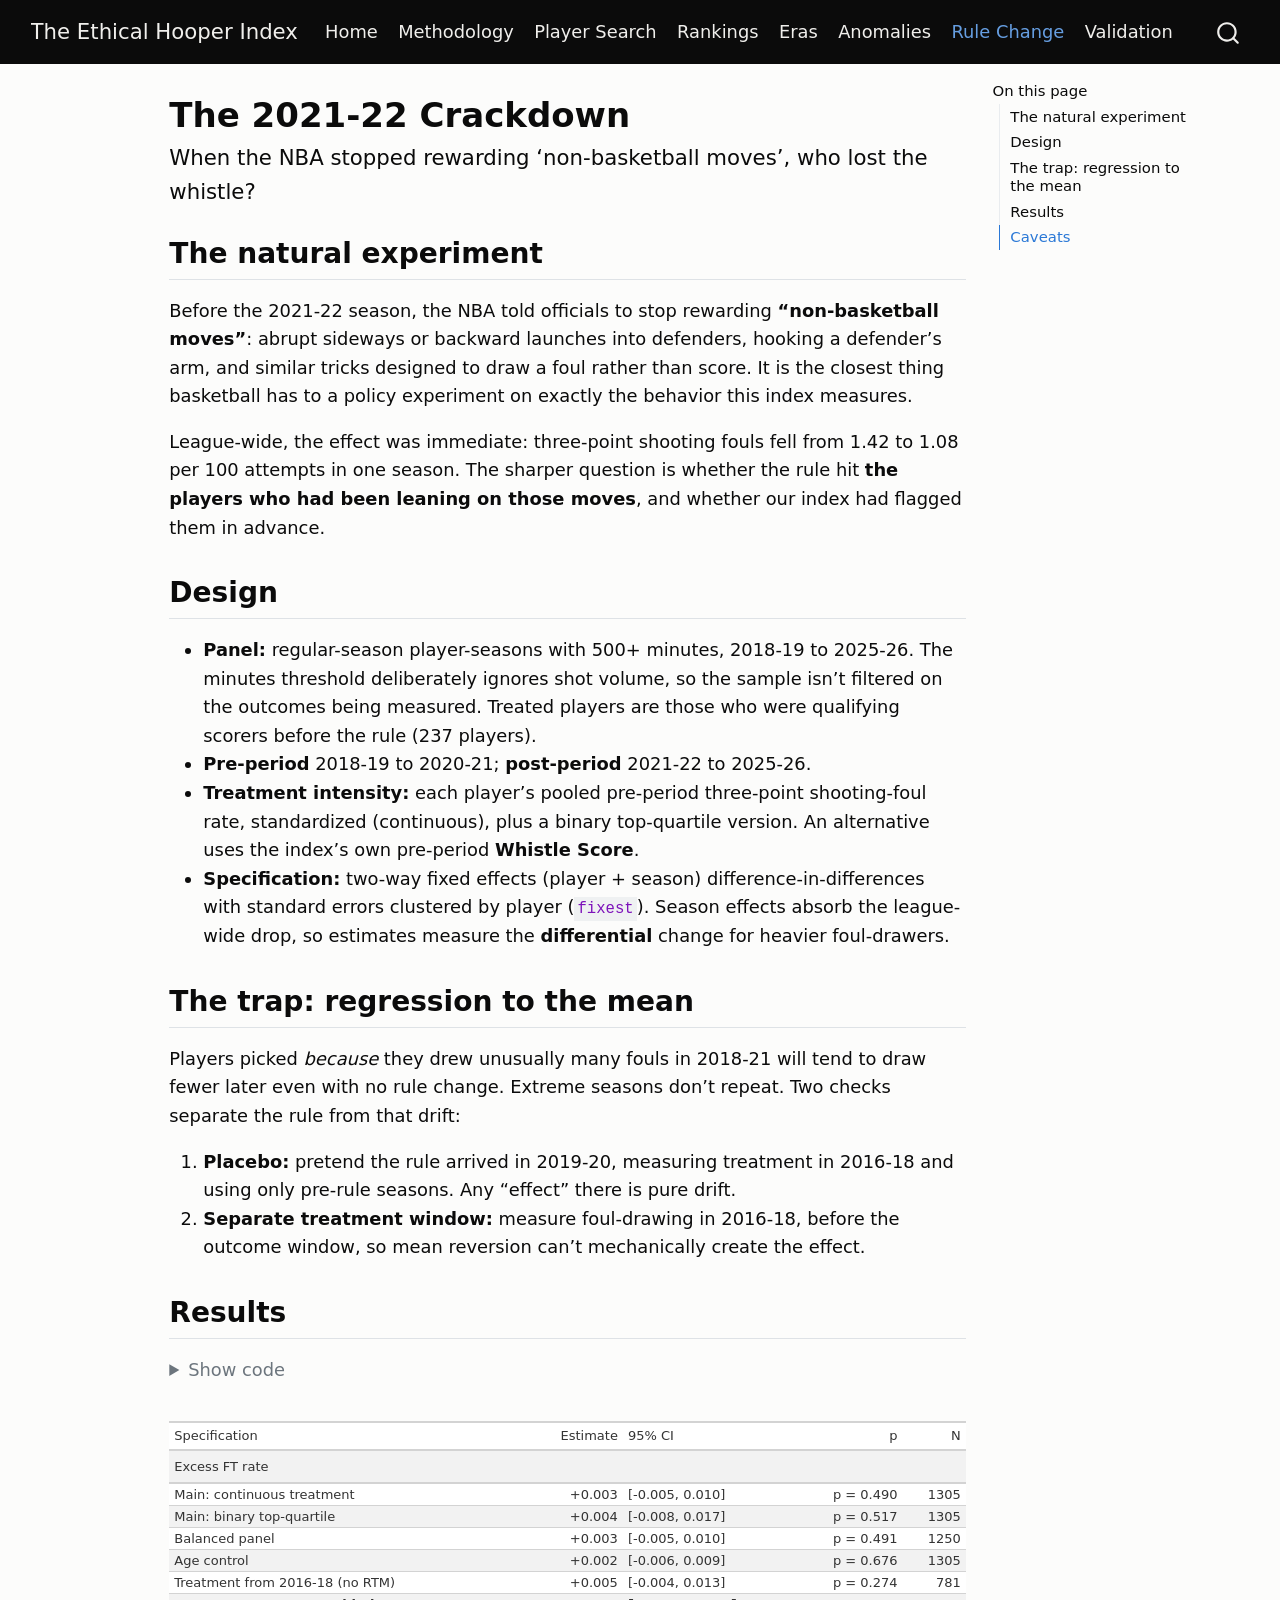
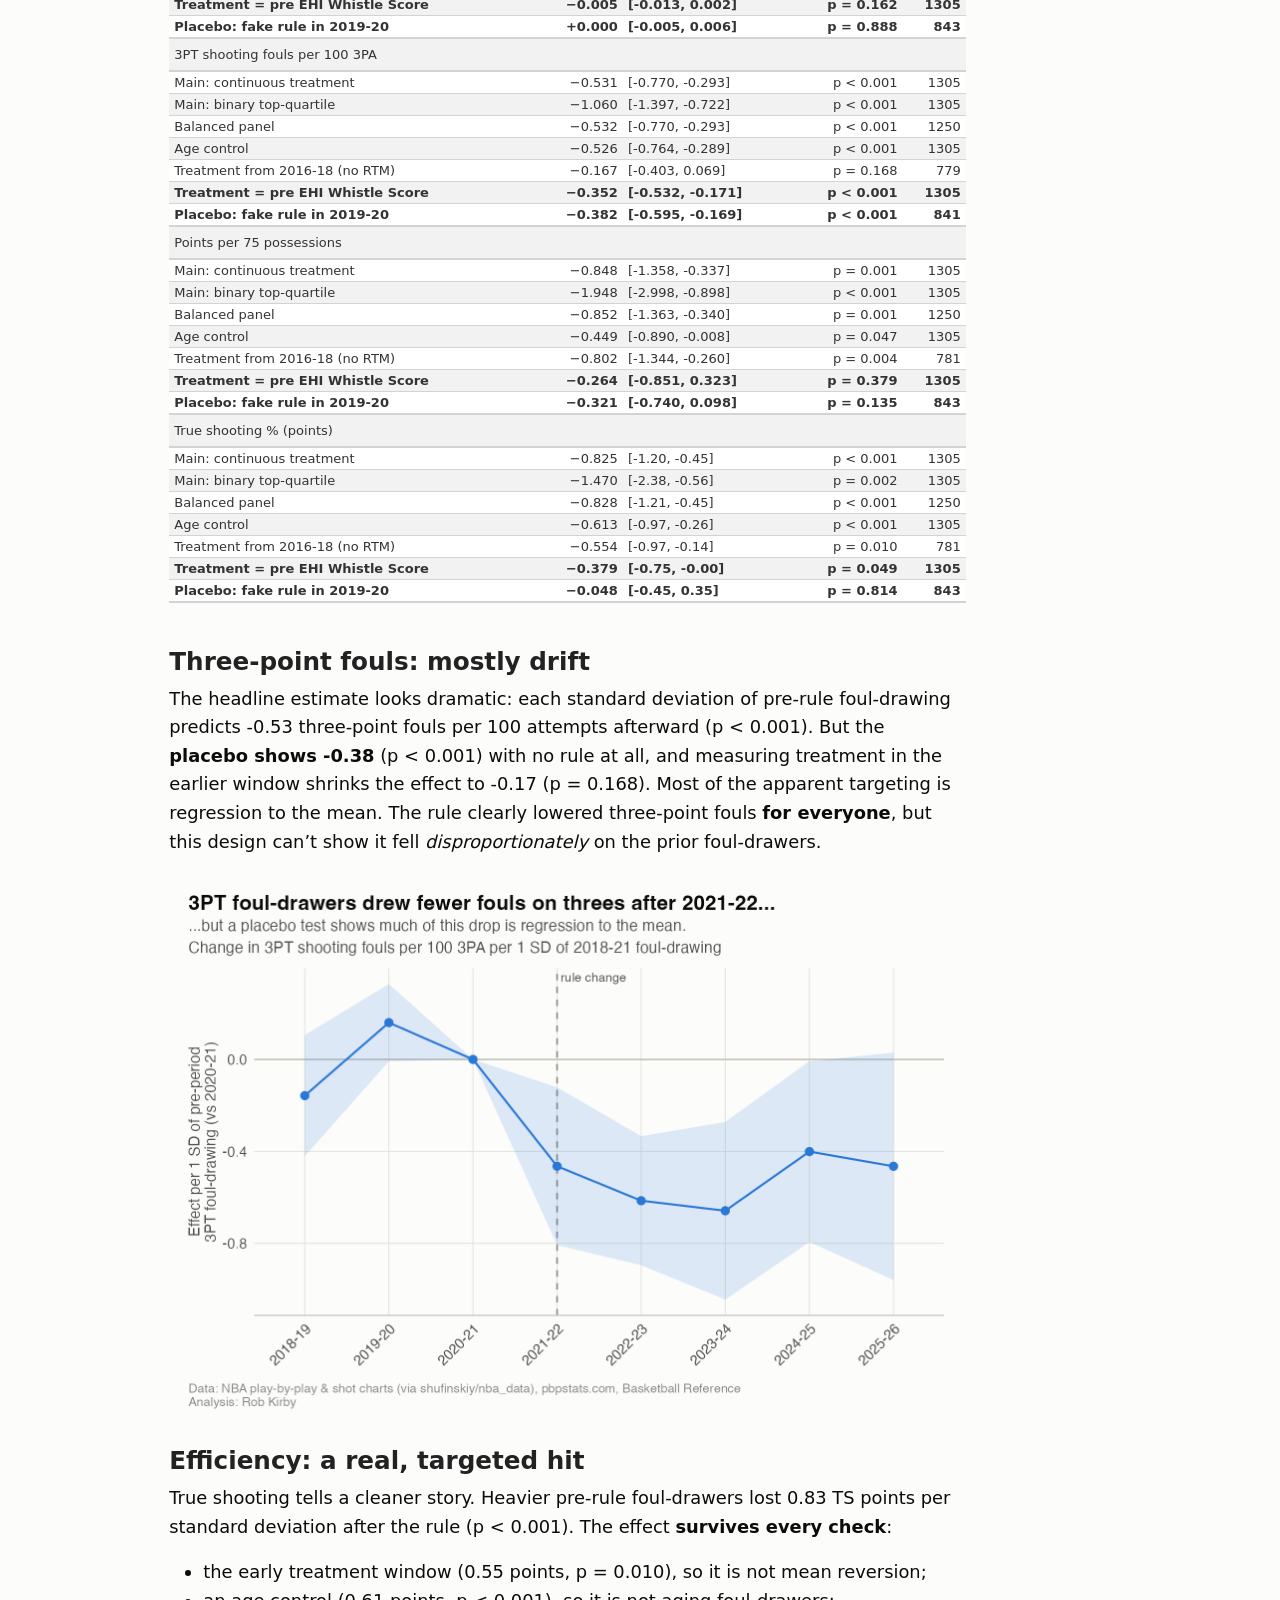
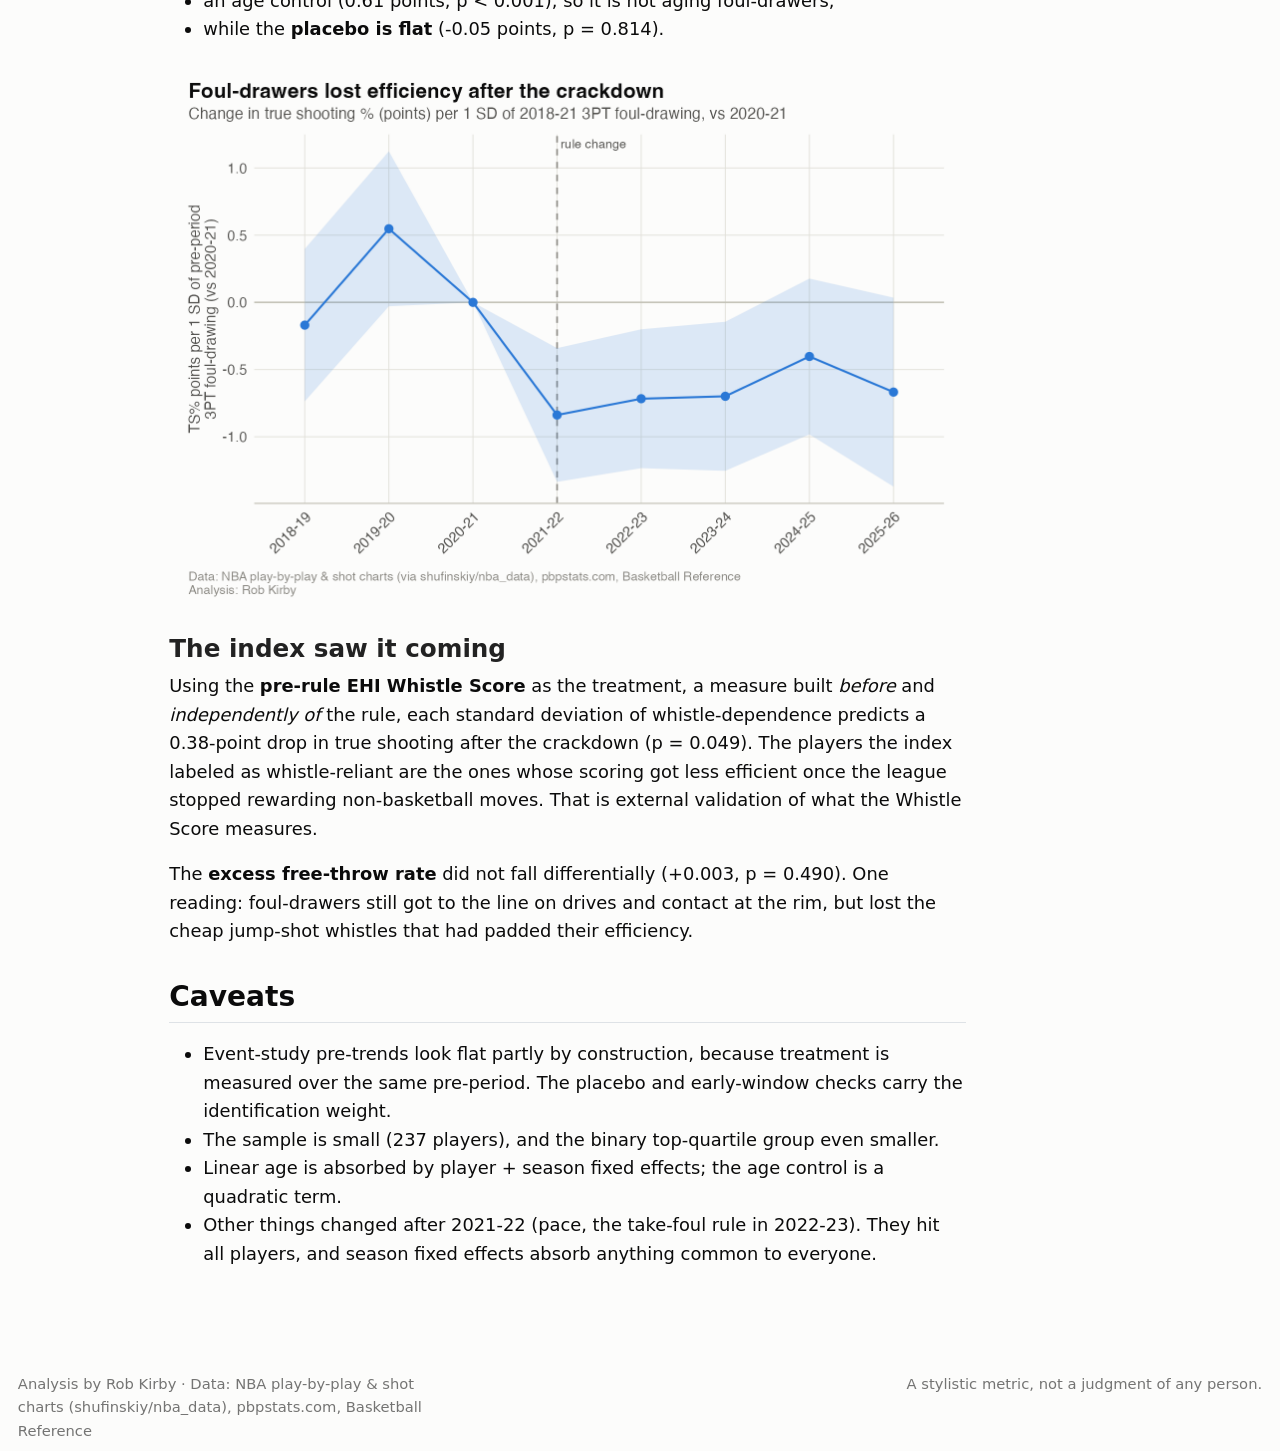
<file: docs/rule-change.html>
<!DOCTYPE html>
<html xmlns="http://www.w3.org/1999/xhtml" lang="en" xml:lang="en"><head>

<meta charset="utf-8">
<meta name="generator" content="quarto-1.11.9">

<meta name="viewport" content="width=device-width, initial-scale=1.0, user-scalable=yes">


<title>The 2021-22 Crackdown – The Ethical Hooper Index</title>
<style>
/* Default styles provided by pandoc.
** See https://pandoc.org/MANUAL.html#variables-for-html for config info.
*/
span.smallcaps{font-variant: small-caps;}
div.columns{display: flex; gap: 1.5em;}
div.column{flex: auto;}
@media screen {
div.columns{gap: min(4vw, 1.5em);}
div.column{overflow-x: auto;}
}
div.hanging-indent{margin-left: 1.5em; text-indent: -1.5em;}
ul.task-list{list-style: none;}
ul.task-list li input[type="checkbox"] {
  width: 0.8em;
  margin: 0 0.8em 0.2em -1em; /* quarto-specific, see https://github.com/quarto-dev/quarto-cli/issues/4556 */ 
  vertical-align: middle;
}
/* CSS for syntax highlighting */
html { -webkit-text-size-adjust: 100%; }
pre > code.sourceCode { white-space: pre; position: relative; }
pre > code.sourceCode > span { display: inline-block; line-height: 1.25; }
pre > code.sourceCode > span:empty { height: 1.2em; }
.sourceCode { overflow: visible; }
code.sourceCode > span { color: inherit; text-decoration: inherit; }
div.sourceCode { margin: 1em 0; }
pre.sourceCode { margin: 0; }
@media screen {
div.sourceCode { overflow: auto; }
}
@media print {
pre > code.sourceCode { white-space: pre-wrap; }
pre > code.sourceCode > span { text-indent: -5em; padding-left: 5em; }
}
pre.numberSource code
  { counter-reset: source-line 0; }
pre.numberSource code > span
  { position: relative; left: -4em; counter-increment: source-line; }
pre.numberSource code > span > a:first-child::before
  { content: counter(source-line);
    position: relative; left: -1em; text-align: right; vertical-align: baseline;
    border: none; display: inline-block;
    -webkit-touch-callout: none; -webkit-user-select: none;
    -khtml-user-select: none; -moz-user-select: none;
    -ms-user-select: none; user-select: none;
    padding: 0 4px; width: 4em;
  }
pre.numberSource { margin-left: 3em;  padding-left: 4px; }
div.sourceCode
  {   }
@media screen {
pre > code.sourceCode > span > a:first-child::before { text-decoration: underline; }
}
</style>


<script src="site_libs/quarto-nav/quarto-nav.js"></script>
<script src="site_libs/quarto-nav/headroom.min.js"></script>
<script src="site_libs/clipboard/clipboard.min.js"></script>
<script src="site_libs/quarto-search/autocomplete.umd.js"></script>
<script src="site_libs/quarto-search/fuse.min.js"></script>
<script src="site_libs/quarto-search/quarto-search.js"></script>
<meta name="quarto:offset" content="./">
<script src="site_libs/quarto-html/quarto.js" type="module"></script>
<script src="site_libs/quarto-html/tabsets/tabsets.js" type="module"></script>
<script src="site_libs/quarto-html/scrollable-regions/scrollable-regions.js" type="module"></script>
<script src="site_libs/quarto-html/popper.min.js"></script>
<script src="site_libs/quarto-html/tippy.umd.min.js"></script>
<script src="site_libs/quarto-html/anchor.min.js"></script>
<link href="site_libs/quarto-html/tippy.css" rel="stylesheet">
<link href="site_libs/quarto-html/quarto-syntax-highlighting-63b5708e65d6cd79cd7618c58d0c21e7.css" rel="stylesheet" id="quarto-text-highlighting-styles">
<script src="site_libs/bootstrap/bootstrap.min.js"></script>
<link href="site_libs/bootstrap/bootstrap-icons.css" rel="stylesheet">
<link href="site_libs/bootstrap/bootstrap-1a6fe9b46e0955b3a304957b91c45d7f.min.css" rel="stylesheet" append-hash="true" id="quarto-bootstrap" data-mode="light">
<script src="site_libs/quarto-contrib/glightbox/glightbox.min.js"></script>
<link href="site_libs/quarto-contrib/glightbox/glightbox.min.css" rel="stylesheet">
<link href="site_libs/quarto-contrib/glightbox/lightbox.css" rel="stylesheet">
<script id="quarto-search-options" type="application/json">{
  "location": "navbar",
  "copy-button": false,
  "collapse-after": 3,
  "panel-placement": "end",
  "type": "overlay",
  "limit": 50,
  "keyboard-shortcut": [
    "f",
    "/",
    "s"
  ],
  "show-item-context": false,
  "language": {
    "search-no-results-text": "No results",
    "search-matching-documents-text": "matching documents",
    "search-copy-link-title": "Copy link to search",
    "search-hide-matches-text": "Hide additional matches",
    "search-more-match-text": "more match in this document",
    "search-more-matches-text": "more matches in this document",
    "search-clear-button-title": "Clear",
    "search-text-placeholder": "",
    "search-detached-cancel-button-title": "Cancel",
    "search-submit-button-title": "Submit",
    "search-label": "Search"
  }
}</script>
<style>html{ scroll-behavior: smooth; }</style>


</head>

<body class="nav-fixed quarto-light"><a id="quarto-skip-link" class="visually-hidden-focusable" href="#quarto-document-content">Skip to main content</a>

<div id="quarto-search-results"></div>
  <header id="quarto-header" class="headroom fixed-top">
    <nav class="navbar navbar-expand-lg " data-bs-theme="dark" aria-label="Site">
      <div class="navbar-container container-fluid">
      <div class="navbar-brand-container mx-auto">
    <a class="navbar-brand" href="./index.html">
    <span class="navbar-title">The Ethical Hooper Index</span>
    </a>
  </div>
          <button class="navbar-toggler" type="button" data-bs-toggle="collapse" data-bs-target="#navbarCollapse" aria-controls="navbarCollapse" aria-expanded="false" aria-label="Toggle navigation" onclick="if (window.quartoToggleHeadroom) { window.quartoToggleHeadroom(); }">
  <span class="navbar-toggler-icon"></span>
</button>
          <div class="collapse navbar-collapse" id="navbarCollapse">
            <ul class="navbar-nav navbar-nav-scroll me-auto">
  <li class="nav-item">
    <a class="nav-link" href="./index.html"> 
<span class="menu-text">Home</span></a>
  </li>  
  <li class="nav-item">
    <a class="nav-link" href="./methodology.html"> 
<span class="menu-text">Methodology</span></a>
  </li>  
  <li class="nav-item">
    <a class="nav-link" href="./player.html"> 
<span class="menu-text">Player Search</span></a>
  </li>  
  <li class="nav-item">
    <a class="nav-link" href="./rankings.html"> 
<span class="menu-text">Rankings</span></a>
  </li>  
  <li class="nav-item">
    <a class="nav-link" href="./eras.html"> 
<span class="menu-text">Eras</span></a>
  </li>  
  <li class="nav-item">
    <a class="nav-link" href="./anomalies.html"> 
<span class="menu-text">Anomalies</span></a>
  </li>  
  <li class="nav-item">
    <a class="nav-link active" href="./rule-change.html" aria-current="page"> 
<span class="menu-text">Rule Change</span></a>
  </li>  
  <li class="nav-item">
    <a class="nav-link" href="./validation.html"> 
<span class="menu-text">Validation</span></a>
  </li>  
</ul>
          </div> <!-- /navcollapse -->
            <div class="quarto-navbar-tools">
</div>
            <div id="quarto-search" class="" title="Search"></div>
      </div> <!-- /container-fluid -->
    </nav>
</header>
<!-- content -->
<div id="quarto-content" class="quarto-container page-columns page-rows-contents page-layout-article page-navbar">
<!-- sidebar -->
<!-- margin-sidebar -->
    <div id="quarto-margin-sidebar" class="sidebar margin-sidebar">
        <nav id="TOC" role="doc-toc" aria-labelledby="toc-title" class="toc-active">
    <h2 id="toc-title">On this page</h2>
   
  <ul class="collapse">
  <li><a href="#the-natural-experiment" id="toc-the-natural-experiment" class="nav-link active" data-scroll-target="#the-natural-experiment">The natural experiment</a></li>
  <li><a href="#design" id="toc-design" class="nav-link" data-scroll-target="#design">Design</a></li>
  <li><a href="#the-trap-regression-to-the-mean" id="toc-the-trap-regression-to-the-mean" class="nav-link" data-scroll-target="#the-trap-regression-to-the-mean">The trap: regression to the mean</a></li>
  <li><a href="#results" id="toc-results" class="nav-link" data-scroll-target="#results">Results</a></li>
  <li><a href="#caveats" id="toc-caveats" class="nav-link" data-scroll-target="#caveats">Caveats</a></li>
  </ul>
</nav>
    </div>
<!-- main -->
<main class="content" id="quarto-document-content" tabindex="-1">

<header id="title-block-header" class="quarto-title-block default">
<div class="quarto-title">
<h1 class="title">The 2021-22 Crackdown</h1>
<p class="subtitle lead">When the NBA stopped rewarding ‘non-basketball moves’, who lost the whistle?</p>
</div>



<div class="quarto-title-meta">

    
  
    
  </div>
  


</header>


<section id="the-natural-experiment" class="level2">
<h2 class="anchored" data-anchor-id="the-natural-experiment">The natural experiment</h2>
<p>Before the 2021-22 season, the NBA told officials to stop rewarding <strong>“non-basketball moves”</strong>: abrupt sideways or backward launches into defenders, hooking a defender’s arm, and similar tricks designed to draw a foul rather than score. It is the closest thing basketball has to a policy experiment on exactly the behavior this index measures.</p>
<p>League-wide, the effect was immediate: three-point shooting fouls fell from 1.42 to 1.08 per 100 attempts in one season. The sharper question is whether the rule hit <strong>the players who had been leaning on those moves</strong>, and whether our index had flagged them in advance.</p>
</section>
<section id="design" class="level2">
<h2 class="anchored" data-anchor-id="design">Design</h2>
<ul>
<li><strong>Panel:</strong> regular-season player-seasons with 500+ minutes, 2018-19 to 2025-26. The minutes threshold deliberately ignores shot volume, so the sample isn’t filtered on the outcomes being measured. Treated players are those who were qualifying scorers before the rule (237 players).</li>
<li><strong>Pre-period</strong> 2018-19 to 2020-21; <strong>post-period</strong> 2021-22 to 2025-26.</li>
<li><strong>Treatment intensity:</strong> each player’s pooled pre-period three-point shooting-foul rate, standardized (continuous), plus a binary top-quartile version. An alternative uses the index’s own pre-period <strong>Whistle Score</strong>.</li>
<li><strong>Specification:</strong> two-way fixed effects (player + season) difference-in-differences with standard errors clustered by player (<code>fixest</code>). Season effects absorb the league-wide drop, so estimates measure the <strong>differential</strong> change for heavier foul-drawers.</li>
</ul>
</section>
<section id="the-trap-regression-to-the-mean" class="level2">
<h2 class="anchored" data-anchor-id="the-trap-regression-to-the-mean">The trap: regression to the mean</h2>
<p>Players picked <em>because</em> they drew unusually many fouls in 2018-21 will tend to draw fewer later even with no rule change. Extreme seasons don’t repeat. Two checks separate the rule from that drift:</p>
<ol type="1">
<li><strong>Placebo:</strong> pretend the rule arrived in 2019-20, measuring treatment in 2016-18 and using only pre-rule seasons. Any “effect” there is pure drift.</li>
<li><strong>Separate treatment window:</strong> measure foul-drawing in 2016-18, before the outcome window, so mean reversion can’t mechanically create the effect.</li>
</ol>
</section>
<section id="results" class="level2">
<h2 class="anchored" data-anchor-id="results">Results</h2>
<div class="cell">
<details class="code-fold">
<summary>Show code</summary>
<div class="code-copy-outer-scaffold"><div class="sourceCode cell-code" id="cb1"><pre class="sourceCode r code-with-copy"><code class="sourceCode r"><span id="cb1-1"><a href="#cb1-1" aria-hidden="true" tabindex="-1"></a>show <span class="ot">&lt;-</span> did[outcome <span class="sc">%in%</span> <span class="fu">c</span>(TF, TS, P75, EX)]</span>
<span id="cb1-2"><a href="#cb1-2" aria-hidden="true" tabindex="-1"></a>show[, Estimate <span class="sc">:</span><span class="er">=</span> <span class="fu">fifelse</span>(outcome <span class="sc">==</span> TS, <span class="dv">100</span> <span class="sc">*</span> estimate, estimate)]</span>
<span id="cb1-3"><a href="#cb1-3" aria-hidden="true" tabindex="-1"></a>show[, <span class="st">`</span><span class="at">95% CI</span><span class="st">`</span> <span class="sc">:</span><span class="er">=</span> <span class="fu">fifelse</span>(outcome <span class="sc">==</span> TS, <span class="fu">sprintf</span>(<span class="st">"[%.2f, %.2f]"</span>, <span class="dv">100</span> <span class="sc">*</span> ci_lo, <span class="dv">100</span> <span class="sc">*</span> ci_hi), <span class="fu">sprintf</span>(<span class="st">"[%.3f, %.3f]"</span>, ci_lo, ci_hi))]</span>
<span id="cb1-4"><a href="#cb1-4" aria-hidden="true" tabindex="-1"></a>show[, outcome <span class="sc">:</span><span class="er">=</span> <span class="fu">fifelse</span>(outcome <span class="sc">==</span> TS, <span class="st">"True shooting % (points)"</span>, outcome)]</span>
<span id="cb1-5"><a href="#cb1-5" aria-hidden="true" tabindex="-1"></a>show[, .(<span class="at">Outcome =</span> outcome, <span class="at">Specification =</span> spec, Estimate, <span class="st">`</span><span class="at">95% CI</span><span class="st">`</span>, p, <span class="at">N =</span> n)] <span class="sc">|&gt;</span></span>
<span id="cb1-6"><a href="#cb1-6" aria-hidden="true" tabindex="-1"></a>  <span class="fu">gt</span>(<span class="at">groupname_col =</span> <span class="st">"Outcome"</span>) <span class="sc">|&gt;</span></span>
<span id="cb1-7"><a href="#cb1-7" aria-hidden="true" tabindex="-1"></a>  <span class="fu">fmt_number</span>(Estimate, <span class="at">decimals =</span> <span class="dv">3</span>, <span class="at">force_sign =</span> <span class="cn">TRUE</span>) <span class="sc">|&gt;</span> <span class="fu">fmt</span>(p, <span class="at">fns =</span> <span class="cf">function</span>(x) <span class="fu">vapply</span>(x, pval, <span class="st">""</span>)) <span class="sc">|&gt;</span></span>
<span id="cb1-8"><a href="#cb1-8" aria-hidden="true" tabindex="-1"></a>  <span class="fu">tab_style</span>(<span class="fu">cell_text</span>(<span class="at">weight =</span> <span class="st">"bold"</span>), <span class="fu">cells_body</span>(<span class="at">rows =</span> Specification <span class="sc">%in%</span> <span class="fu">c</span>(<span class="st">"Placebo: fake rule in 2019-20"</span>, <span class="st">"Treatment = pre EHI Whistle Score"</span>))) <span class="sc">|&gt;</span></span>
<span id="cb1-9"><a href="#cb1-9" aria-hidden="true" tabindex="-1"></a>  <span class="fu">tab_options</span>(<span class="at">table.width =</span> gt<span class="sc">::</span><span class="fu">pct</span>(<span class="dv">100</span>), <span class="at">table.font.size =</span> <span class="fu">px</span>(<span class="dv">13</span>), <span class="at">data_row.padding =</span> <span class="fu">px</span>(<span class="dv">3</span>))</span></code></pre></div><button title="Copy to Clipboard" class="code-copy-button"><i class="bi"></i></button></div>
</details>
<div class="cell-output-display">
<div id="tdqlkqmesv" style="padding-left:0px;padding-right:0px;padding-top:10px;padding-bottom:10px;overflow-x:auto;overflow-y:auto;width:auto;height:auto;">
<style>#tdqlkqmesv table {
  font-family: system-ui, 'Segoe UI', Roboto, Helvetica, Arial, sans-serif, 'Apple Color Emoji', 'Segoe UI Emoji', 'Segoe UI Symbol', 'Noto Color Emoji';
  -webkit-font-smoothing: antialiased;
  -moz-osx-font-smoothing: grayscale;
}

#tdqlkqmesv thead, #tdqlkqmesv tbody, #tdqlkqmesv tfoot, #tdqlkqmesv tr, #tdqlkqmesv td, #tdqlkqmesv th {
  border-style: none;
}

#tdqlkqmesv p {
  margin: 0;
  padding: 0;
}

#tdqlkqmesv .gt_table {
  display: table;
  border-collapse: collapse;
  line-height: normal;
  margin-left: auto;
  margin-right: auto;
  color: #333333;
  font-size: 13px;
  font-weight: normal;
  font-style: normal;
  background-color: #FFFFFF;
  width: 100%;
  border-top-style: solid;
  border-top-width: 2px;
  border-top-color: #A8A8A8;
  border-right-style: none;
  border-right-width: 2px;
  border-right-color: #D3D3D3;
  border-bottom-style: solid;
  border-bottom-width: 2px;
  border-bottom-color: #A8A8A8;
  border-left-style: none;
  border-left-width: 2px;
  border-left-color: #D3D3D3;
}

#tdqlkqmesv .gt_caption {
  padding-top: 4px;
  padding-bottom: 4px;
}

#tdqlkqmesv .gt_title {
  color: #333333;
  font-size: 125%;
  font-weight: initial;
  padding-top: 4px;
  padding-bottom: 4px;
  padding-left: 5px;
  padding-right: 5px;
  border-bottom-color: #FFFFFF;
  border-bottom-width: 0;
}

#tdqlkqmesv .gt_subtitle {
  color: #333333;
  font-size: 85%;
  font-weight: initial;
  padding-top: 3px;
  padding-bottom: 5px;
  padding-left: 5px;
  padding-right: 5px;
  border-top-color: #FFFFFF;
  border-top-width: 0;
}

#tdqlkqmesv .gt_heading {
  background-color: #FFFFFF;
  text-align: center;
  border-bottom-color: #FFFFFF;
  border-left-style: none;
  border-left-width: 1px;
  border-left-color: #D3D3D3;
  border-right-style: none;
  border-right-width: 1px;
  border-right-color: #D3D3D3;
}

#tdqlkqmesv .gt_bottom_border {
  border-bottom-style: solid;
  border-bottom-width: 2px;
  border-bottom-color: #D3D3D3;
}

#tdqlkqmesv .gt_col_headings {
  border-top-style: solid;
  border-top-width: 2px;
  border-top-color: #D3D3D3;
  border-bottom-style: solid;
  border-bottom-width: 2px;
  border-bottom-color: #D3D3D3;
  border-left-style: none;
  border-left-width: 1px;
  border-left-color: #D3D3D3;
  border-right-style: none;
  border-right-width: 1px;
  border-right-color: #D3D3D3;
}

#tdqlkqmesv .gt_col_heading {
  color: #333333;
  background-color: #FFFFFF;
  font-size: 100%;
  font-weight: normal;
  text-transform: inherit;
  border-left-style: none;
  border-left-width: 1px;
  border-left-color: #D3D3D3;
  border-right-style: none;
  border-right-width: 1px;
  border-right-color: #D3D3D3;
  vertical-align: bottom;
  padding-top: 5px;
  padding-bottom: 6px;
  padding-left: 5px;
  padding-right: 5px;
  overflow-x: hidden;
}

#tdqlkqmesv .gt_column_spanner_outer {
  color: #333333;
  background-color: #FFFFFF;
  font-size: 100%;
  font-weight: normal;
  text-transform: inherit;
  padding-top: 0;
  padding-bottom: 0;
  padding-left: 4px;
  padding-right: 4px;
}

#tdqlkqmesv .gt_column_spanner_outer:first-child {
  padding-left: 0;
}

#tdqlkqmesv .gt_column_spanner_outer:last-child {
  padding-right: 0;
}

#tdqlkqmesv .gt_column_spanner {
  border-bottom-style: solid;
  border-bottom-width: 2px;
  border-bottom-color: #D3D3D3;
  vertical-align: bottom;
  padding-top: 5px;
  padding-bottom: 5px;
  overflow-x: hidden;
  display: inline-block;
  width: 100%;
}

#tdqlkqmesv .gt_spanner_row {
  border-bottom-style: hidden;
}

#tdqlkqmesv .gt_group_heading {
  padding-top: 8px;
  padding-bottom: 8px;
  padding-left: 5px;
  padding-right: 5px;
  color: #333333;
  background-color: #FFFFFF;
  font-size: 100%;
  font-weight: initial;
  text-transform: inherit;
  border-top-style: solid;
  border-top-width: 2px;
  border-top-color: #D3D3D3;
  border-bottom-style: solid;
  border-bottom-width: 2px;
  border-bottom-color: #D3D3D3;
  border-left-style: none;
  border-left-width: 1px;
  border-left-color: #D3D3D3;
  border-right-style: none;
  border-right-width: 1px;
  border-right-color: #D3D3D3;
  vertical-align: middle;
  text-align: left;
}

#tdqlkqmesv .gt_empty_group_heading {
  padding: 0.5px;
  color: #333333;
  background-color: #FFFFFF;
  font-size: 100%;
  font-weight: initial;
  border-top-style: solid;
  border-top-width: 2px;
  border-top-color: #D3D3D3;
  border-bottom-style: solid;
  border-bottom-width: 2px;
  border-bottom-color: #D3D3D3;
  vertical-align: middle;
}

#tdqlkqmesv .gt_from_md > :first-child {
  margin-top: 0;
}

#tdqlkqmesv .gt_from_md > :last-child {
  margin-bottom: 0;
}

#tdqlkqmesv .gt_row {
  padding-top: 3px;
  padding-bottom: 3px;
  padding-left: 5px;
  padding-right: 5px;
  margin: 10px;
  border-top-style: solid;
  border-top-width: 1px;
  border-top-color: #D3D3D3;
  border-left-style: none;
  border-left-width: 1px;
  border-left-color: #D3D3D3;
  border-right-style: none;
  border-right-width: 1px;
  border-right-color: #D3D3D3;
  vertical-align: middle;
  overflow-x: hidden;
}

#tdqlkqmesv .gt_stub {
  color: #333333;
  background-color: #FFFFFF;
  font-size: 100%;
  font-weight: initial;
  text-transform: inherit;
  border-right-style: solid;
  border-right-width: 2px;
  border-right-color: #D3D3D3;
  padding-left: 5px;
  padding-right: 5px;
}

#tdqlkqmesv .gt_stub_row_group {
  color: #333333;
  background-color: #FFFFFF;
  font-size: 100%;
  font-weight: initial;
  text-transform: inherit;
  border-right-style: solid;
  border-right-width: 2px;
  border-right-color: #D3D3D3;
  padding-left: 5px;
  padding-right: 5px;
  vertical-align: top;
}

#tdqlkqmesv .gt_row_group_first td {
  border-top-width: 2px;
}

#tdqlkqmesv .gt_row_group_first th {
  border-top-width: 2px;
}

#tdqlkqmesv .gt_summary_row {
  color: #333333;
  background-color: #FFFFFF;
  text-transform: inherit;
  padding-top: 8px;
  padding-bottom: 8px;
  padding-left: 5px;
  padding-right: 5px;
}

#tdqlkqmesv .gt_first_summary_row {
  border-top-style: solid;
  border-top-color: #D3D3D3;
}

#tdqlkqmesv .gt_first_summary_row.thick {
  border-top-width: 2px;
}

#tdqlkqmesv .gt_last_summary_row {
  padding-top: 8px;
  padding-bottom: 8px;
  padding-left: 5px;
  padding-right: 5px;
  border-bottom-style: solid;
  border-bottom-width: 2px;
  border-bottom-color: #D3D3D3;
}

#tdqlkqmesv .gt_grand_summary_row {
  color: #333333;
  background-color: #FFFFFF;
  text-transform: inherit;
  padding-top: 8px;
  padding-bottom: 8px;
  padding-left: 5px;
  padding-right: 5px;
}

#tdqlkqmesv .gt_first_grand_summary_row {
  padding-top: 8px;
  padding-bottom: 8px;
  padding-left: 5px;
  padding-right: 5px;
  border-top-style: double;
  border-top-width: 6px;
  border-top-color: #D3D3D3;
}

#tdqlkqmesv .gt_last_grand_summary_row_top {
  padding-top: 8px;
  padding-bottom: 8px;
  padding-left: 5px;
  padding-right: 5px;
  border-bottom-style: double;
  border-bottom-width: 6px;
  border-bottom-color: #D3D3D3;
}

#tdqlkqmesv .gt_striped {
  background-color: rgba(128, 128, 128, 0.05);
}

#tdqlkqmesv .gt_table_body {
  border-top-style: solid;
  border-top-width: 2px;
  border-top-color: #D3D3D3;
  border-bottom-style: solid;
  border-bottom-width: 2px;
  border-bottom-color: #D3D3D3;
}

#tdqlkqmesv .gt_footnotes {
  color: #333333;
  background-color: #FFFFFF;
  border-bottom-style: none;
  border-bottom-width: 2px;
  border-bottom-color: #D3D3D3;
  border-left-style: none;
  border-left-width: 2px;
  border-left-color: #D3D3D3;
  border-right-style: none;
  border-right-width: 2px;
  border-right-color: #D3D3D3;
}

#tdqlkqmesv .gt_footnote {
  margin: 0px;
  font-size: 90%;
  padding-top: 4px;
  padding-bottom: 4px;
  padding-left: 5px;
  padding-right: 5px;
}

#tdqlkqmesv .gt_sourcenotes {
  color: #333333;
  background-color: #FFFFFF;
  border-bottom-style: none;
  border-bottom-width: 2px;
  border-bottom-color: #D3D3D3;
  border-left-style: none;
  border-left-width: 2px;
  border-left-color: #D3D3D3;
  border-right-style: none;
  border-right-width: 2px;
  border-right-color: #D3D3D3;
}

#tdqlkqmesv .gt_sourcenote {
  font-size: 90%;
  padding-top: 4px;
  padding-bottom: 4px;
  padding-left: 5px;
  padding-right: 5px;
}

#tdqlkqmesv .gt_left {
  text-align: left;
}

#tdqlkqmesv .gt_center {
  text-align: center;
}

#tdqlkqmesv .gt_right {
  text-align: right;
  font-variant-numeric: tabular-nums;
}

#tdqlkqmesv .gt_font_normal {
  font-weight: normal;
}

#tdqlkqmesv .gt_font_bold {
  font-weight: bold;
}

#tdqlkqmesv .gt_font_italic {
  font-style: italic;
}

#tdqlkqmesv .gt_super {
  font-size: 65%;
}

#tdqlkqmesv .gt_footnote_marks {
  font-size: 75%;
  vertical-align: 0.4em;
  position: initial;
}

#tdqlkqmesv .gt_asterisk {
  font-size: 100%;
  vertical-align: 0;
}

#tdqlkqmesv .gt_indent_1 {
  text-indent: 5px;
}

#tdqlkqmesv .gt_indent_2 {
  text-indent: 10px;
}

#tdqlkqmesv .gt_indent_3 {
  text-indent: 15px;
}

#tdqlkqmesv .gt_indent_4 {
  text-indent: 20px;
}

#tdqlkqmesv .gt_indent_5 {
  text-indent: 25px;
}

#tdqlkqmesv .katex-display {
  display: inline-flex !important;
  margin-bottom: 0.75em !important;
}

#tdqlkqmesv div.Reactable > div.rt-table > div.rt-thead > div.rt-tr.rt-tr-group-header > div.rt-th-group:after {
  height: 0px !important;
}
</style>

<table class="gt_table caption-top table table-sm table-striped small" data-quarto-bootstrap="false">
<thead>
<tr class="gt_col_headings header">
<th id="Specification" class="gt_col_heading gt_columns_bottom_border gt_left" data-quarto-table-cell-role="th" scope="col">Specification</th>
<th id="Estimate" class="gt_col_heading gt_columns_bottom_border gt_right" data-quarto-table-cell-role="th" scope="col">Estimate</th>
<th id="a95%-CI" class="gt_col_heading gt_columns_bottom_border gt_left" data-quarto-table-cell-role="th" scope="col">95% CI</th>
<th id="p" class="gt_col_heading gt_columns_bottom_border gt_right" data-quarto-table-cell-role="th" scope="col">p</th>
<th id="N" class="gt_col_heading gt_columns_bottom_border gt_right" data-quarto-table-cell-role="th" scope="col">N</th>
</tr>
</thead>
<tbody class="gt_table_body">
<tr class="gt_group_heading_row odd">
<th colspan="5" id="Excess-FT-rate" class="gt_group_heading" data-quarto-table-cell-role="th" scope="colgroup">Excess FT rate</th>
</tr>
<tr class="gt_row_group_first even">
<td class="gt_row gt_left" headers="Excess-FT-rate  Specification">Main: continuous treatment</td>
<td class="gt_row gt_right" headers="Excess-FT-rate  Estimate">+0.003</td>
<td class="gt_row gt_left" headers="Excess-FT-rate  a95%-CI">[-0.005, 0.010]</td>
<td class="gt_row gt_right" headers="Excess-FT-rate  p">p = 0.490</td>
<td class="gt_row gt_right" headers="Excess-FT-rate  N">1305</td>
</tr>
<tr class="odd">
<td class="gt_row gt_left" headers="Excess-FT-rate  Specification">Main: binary top-quartile</td>
<td class="gt_row gt_right" headers="Excess-FT-rate  Estimate">+0.004</td>
<td class="gt_row gt_left" headers="Excess-FT-rate  a95%-CI">[-0.008, 0.017]</td>
<td class="gt_row gt_right" headers="Excess-FT-rate  p">p = 0.517</td>
<td class="gt_row gt_right" headers="Excess-FT-rate  N">1305</td>
</tr>
<tr class="even">
<td class="gt_row gt_left" headers="Excess-FT-rate  Specification">Balanced panel</td>
<td class="gt_row gt_right" headers="Excess-FT-rate  Estimate">+0.003</td>
<td class="gt_row gt_left" headers="Excess-FT-rate  a95%-CI">[-0.005, 0.010]</td>
<td class="gt_row gt_right" headers="Excess-FT-rate  p">p = 0.491</td>
<td class="gt_row gt_right" headers="Excess-FT-rate  N">1250</td>
</tr>
<tr class="odd">
<td class="gt_row gt_left" headers="Excess-FT-rate  Specification">Age control</td>
<td class="gt_row gt_right" headers="Excess-FT-rate  Estimate">+0.002</td>
<td class="gt_row gt_left" headers="Excess-FT-rate  a95%-CI">[-0.006, 0.009]</td>
<td class="gt_row gt_right" headers="Excess-FT-rate  p">p = 0.676</td>
<td class="gt_row gt_right" headers="Excess-FT-rate  N">1305</td>
</tr>
<tr class="even">
<td class="gt_row gt_left" headers="Excess-FT-rate  Specification">Treatment from 2016-18 (no RTM)</td>
<td class="gt_row gt_right" headers="Excess-FT-rate  Estimate">+0.005</td>
<td class="gt_row gt_left" headers="Excess-FT-rate  a95%-CI">[-0.004, 0.013]</td>
<td class="gt_row gt_right" headers="Excess-FT-rate  p">p = 0.274</td>
<td class="gt_row gt_right" headers="Excess-FT-rate  N">781</td>
</tr>
<tr class="odd">
<td class="gt_row gt_left" headers="Excess-FT-rate  Specification" style="font-weight: bold">Treatment = pre EHI Whistle Score</td>
<td class="gt_row gt_right" headers="Excess-FT-rate  Estimate" style="font-weight: bold">−0.005</td>
<td class="gt_row gt_left" headers="Excess-FT-rate  a95%-CI" style="font-weight: bold">[-0.013, 0.002]</td>
<td class="gt_row gt_right" headers="Excess-FT-rate  p" style="font-weight: bold">p = 0.162</td>
<td class="gt_row gt_right" headers="Excess-FT-rate  N" style="font-weight: bold">1305</td>
</tr>
<tr class="even">
<td class="gt_row gt_left" headers="Excess-FT-rate  Specification" style="font-weight: bold">Placebo: fake rule in 2019-20</td>
<td class="gt_row gt_right" headers="Excess-FT-rate  Estimate" style="font-weight: bold">+0.000</td>
<td class="gt_row gt_left" headers="Excess-FT-rate  a95%-CI" style="font-weight: bold">[-0.005, 0.006]</td>
<td class="gt_row gt_right" headers="Excess-FT-rate  p" style="font-weight: bold">p = 0.888</td>
<td class="gt_row gt_right" headers="Excess-FT-rate  N" style="font-weight: bold">843</td>
</tr>
<tr class="gt_group_heading_row odd">
<th colspan="5" id="a3PT-shooting-fouls-per-100-3PA" class="gt_group_heading" data-quarto-table-cell-role="th" scope="colgroup">3PT shooting fouls per 100 3PA</th>
</tr>
<tr class="gt_row_group_first even">
<td class="gt_row gt_left" headers="a3PT-shooting-fouls-per-100-3PA  Specification">Main: continuous treatment</td>
<td class="gt_row gt_right" headers="a3PT-shooting-fouls-per-100-3PA  Estimate">−0.531</td>
<td class="gt_row gt_left" headers="a3PT-shooting-fouls-per-100-3PA  a95%-CI">[-0.770, -0.293]</td>
<td class="gt_row gt_right" headers="a3PT-shooting-fouls-per-100-3PA  p">p &lt; 0.001</td>
<td class="gt_row gt_right" headers="a3PT-shooting-fouls-per-100-3PA  N">1305</td>
</tr>
<tr class="odd">
<td class="gt_row gt_left" headers="a3PT-shooting-fouls-per-100-3PA  Specification">Main: binary top-quartile</td>
<td class="gt_row gt_right" headers="a3PT-shooting-fouls-per-100-3PA  Estimate">−1.060</td>
<td class="gt_row gt_left" headers="a3PT-shooting-fouls-per-100-3PA  a95%-CI">[-1.397, -0.722]</td>
<td class="gt_row gt_right" headers="a3PT-shooting-fouls-per-100-3PA  p">p &lt; 0.001</td>
<td class="gt_row gt_right" headers="a3PT-shooting-fouls-per-100-3PA  N">1305</td>
</tr>
<tr class="even">
<td class="gt_row gt_left" headers="a3PT-shooting-fouls-per-100-3PA  Specification">Balanced panel</td>
<td class="gt_row gt_right" headers="a3PT-shooting-fouls-per-100-3PA  Estimate">−0.532</td>
<td class="gt_row gt_left" headers="a3PT-shooting-fouls-per-100-3PA  a95%-CI">[-0.770, -0.293]</td>
<td class="gt_row gt_right" headers="a3PT-shooting-fouls-per-100-3PA  p">p &lt; 0.001</td>
<td class="gt_row gt_right" headers="a3PT-shooting-fouls-per-100-3PA  N">1250</td>
</tr>
<tr class="odd">
<td class="gt_row gt_left" headers="a3PT-shooting-fouls-per-100-3PA  Specification">Age control</td>
<td class="gt_row gt_right" headers="a3PT-shooting-fouls-per-100-3PA  Estimate">−0.526</td>
<td class="gt_row gt_left" headers="a3PT-shooting-fouls-per-100-3PA  a95%-CI">[-0.764, -0.289]</td>
<td class="gt_row gt_right" headers="a3PT-shooting-fouls-per-100-3PA  p">p &lt; 0.001</td>
<td class="gt_row gt_right" headers="a3PT-shooting-fouls-per-100-3PA  N">1305</td>
</tr>
<tr class="even">
<td class="gt_row gt_left" headers="a3PT-shooting-fouls-per-100-3PA  Specification">Treatment from 2016-18 (no RTM)</td>
<td class="gt_row gt_right" headers="a3PT-shooting-fouls-per-100-3PA  Estimate">−0.167</td>
<td class="gt_row gt_left" headers="a3PT-shooting-fouls-per-100-3PA  a95%-CI">[-0.403, 0.069]</td>
<td class="gt_row gt_right" headers="a3PT-shooting-fouls-per-100-3PA  p">p = 0.168</td>
<td class="gt_row gt_right" headers="a3PT-shooting-fouls-per-100-3PA  N">779</td>
</tr>
<tr class="odd">
<td class="gt_row gt_left" headers="a3PT-shooting-fouls-per-100-3PA  Specification" style="font-weight: bold">Treatment = pre EHI Whistle Score</td>
<td class="gt_row gt_right" headers="a3PT-shooting-fouls-per-100-3PA  Estimate" style="font-weight: bold">−0.352</td>
<td class="gt_row gt_left" headers="a3PT-shooting-fouls-per-100-3PA  a95%-CI" style="font-weight: bold">[-0.532, -0.171]</td>
<td class="gt_row gt_right" headers="a3PT-shooting-fouls-per-100-3PA  p" style="font-weight: bold">p &lt; 0.001</td>
<td class="gt_row gt_right" headers="a3PT-shooting-fouls-per-100-3PA  N" style="font-weight: bold">1305</td>
</tr>
<tr class="even">
<td class="gt_row gt_left" headers="a3PT-shooting-fouls-per-100-3PA  Specification" style="font-weight: bold">Placebo: fake rule in 2019-20</td>
<td class="gt_row gt_right" headers="a3PT-shooting-fouls-per-100-3PA  Estimate" style="font-weight: bold">−0.382</td>
<td class="gt_row gt_left" headers="a3PT-shooting-fouls-per-100-3PA  a95%-CI" style="font-weight: bold">[-0.595, -0.169]</td>
<td class="gt_row gt_right" headers="a3PT-shooting-fouls-per-100-3PA  p" style="font-weight: bold">p &lt; 0.001</td>
<td class="gt_row gt_right" headers="a3PT-shooting-fouls-per-100-3PA  N" style="font-weight: bold">841</td>
</tr>
<tr class="gt_group_heading_row odd">
<th colspan="5" id="Points-per-75-possessions" class="gt_group_heading" data-quarto-table-cell-role="th" scope="colgroup">Points per 75 possessions</th>
</tr>
<tr class="gt_row_group_first even">
<td class="gt_row gt_left" headers="Points-per-75-possessions  Specification">Main: continuous treatment</td>
<td class="gt_row gt_right" headers="Points-per-75-possessions  Estimate">−0.848</td>
<td class="gt_row gt_left" headers="Points-per-75-possessions  a95%-CI">[-1.358, -0.337]</td>
<td class="gt_row gt_right" headers="Points-per-75-possessions  p">p = 0.001</td>
<td class="gt_row gt_right" headers="Points-per-75-possessions  N">1305</td>
</tr>
<tr class="odd">
<td class="gt_row gt_left" headers="Points-per-75-possessions  Specification">Main: binary top-quartile</td>
<td class="gt_row gt_right" headers="Points-per-75-possessions  Estimate">−1.948</td>
<td class="gt_row gt_left" headers="Points-per-75-possessions  a95%-CI">[-2.998, -0.898]</td>
<td class="gt_row gt_right" headers="Points-per-75-possessions  p">p &lt; 0.001</td>
<td class="gt_row gt_right" headers="Points-per-75-possessions  N">1305</td>
</tr>
<tr class="even">
<td class="gt_row gt_left" headers="Points-per-75-possessions  Specification">Balanced panel</td>
<td class="gt_row gt_right" headers="Points-per-75-possessions  Estimate">−0.852</td>
<td class="gt_row gt_left" headers="Points-per-75-possessions  a95%-CI">[-1.363, -0.340]</td>
<td class="gt_row gt_right" headers="Points-per-75-possessions  p">p = 0.001</td>
<td class="gt_row gt_right" headers="Points-per-75-possessions  N">1250</td>
</tr>
<tr class="odd">
<td class="gt_row gt_left" headers="Points-per-75-possessions  Specification">Age control</td>
<td class="gt_row gt_right" headers="Points-per-75-possessions  Estimate">−0.449</td>
<td class="gt_row gt_left" headers="Points-per-75-possessions  a95%-CI">[-0.890, -0.008]</td>
<td class="gt_row gt_right" headers="Points-per-75-possessions  p">p = 0.047</td>
<td class="gt_row gt_right" headers="Points-per-75-possessions  N">1305</td>
</tr>
<tr class="even">
<td class="gt_row gt_left" headers="Points-per-75-possessions  Specification">Treatment from 2016-18 (no RTM)</td>
<td class="gt_row gt_right" headers="Points-per-75-possessions  Estimate">−0.802</td>
<td class="gt_row gt_left" headers="Points-per-75-possessions  a95%-CI">[-1.344, -0.260]</td>
<td class="gt_row gt_right" headers="Points-per-75-possessions  p">p = 0.004</td>
<td class="gt_row gt_right" headers="Points-per-75-possessions  N">781</td>
</tr>
<tr class="odd">
<td class="gt_row gt_left" headers="Points-per-75-possessions  Specification" style="font-weight: bold">Treatment = pre EHI Whistle Score</td>
<td class="gt_row gt_right" headers="Points-per-75-possessions  Estimate" style="font-weight: bold">−0.264</td>
<td class="gt_row gt_left" headers="Points-per-75-possessions  a95%-CI" style="font-weight: bold">[-0.851, 0.323]</td>
<td class="gt_row gt_right" headers="Points-per-75-possessions  p" style="font-weight: bold">p = 0.379</td>
<td class="gt_row gt_right" headers="Points-per-75-possessions  N" style="font-weight: bold">1305</td>
</tr>
<tr class="even">
<td class="gt_row gt_left" headers="Points-per-75-possessions  Specification" style="font-weight: bold">Placebo: fake rule in 2019-20</td>
<td class="gt_row gt_right" headers="Points-per-75-possessions  Estimate" style="font-weight: bold">−0.321</td>
<td class="gt_row gt_left" headers="Points-per-75-possessions  a95%-CI" style="font-weight: bold">[-0.740, 0.098]</td>
<td class="gt_row gt_right" headers="Points-per-75-possessions  p" style="font-weight: bold">p = 0.135</td>
<td class="gt_row gt_right" headers="Points-per-75-possessions  N" style="font-weight: bold">843</td>
</tr>
<tr class="gt_group_heading_row odd">
<th colspan="5" id="True-shooting-%-(points)" class="gt_group_heading" data-quarto-table-cell-role="th" scope="colgroup">True shooting % (points)</th>
</tr>
<tr class="gt_row_group_first even">
<td class="gt_row gt_left" headers="True-shooting-%-(points)  Specification">Main: continuous treatment</td>
<td class="gt_row gt_right" headers="True-shooting-%-(points)  Estimate">−0.825</td>
<td class="gt_row gt_left" headers="True-shooting-%-(points)  a95%-CI">[-1.20, -0.45]</td>
<td class="gt_row gt_right" headers="True-shooting-%-(points)  p">p &lt; 0.001</td>
<td class="gt_row gt_right" headers="True-shooting-%-(points)  N">1305</td>
</tr>
<tr class="odd">
<td class="gt_row gt_left" headers="True-shooting-%-(points)  Specification">Main: binary top-quartile</td>
<td class="gt_row gt_right" headers="True-shooting-%-(points)  Estimate">−1.470</td>
<td class="gt_row gt_left" headers="True-shooting-%-(points)  a95%-CI">[-2.38, -0.56]</td>
<td class="gt_row gt_right" headers="True-shooting-%-(points)  p">p = 0.002</td>
<td class="gt_row gt_right" headers="True-shooting-%-(points)  N">1305</td>
</tr>
<tr class="even">
<td class="gt_row gt_left" headers="True-shooting-%-(points)  Specification">Balanced panel</td>
<td class="gt_row gt_right" headers="True-shooting-%-(points)  Estimate">−0.828</td>
<td class="gt_row gt_left" headers="True-shooting-%-(points)  a95%-CI">[-1.21, -0.45]</td>
<td class="gt_row gt_right" headers="True-shooting-%-(points)  p">p &lt; 0.001</td>
<td class="gt_row gt_right" headers="True-shooting-%-(points)  N">1250</td>
</tr>
<tr class="odd">
<td class="gt_row gt_left" headers="True-shooting-%-(points)  Specification">Age control</td>
<td class="gt_row gt_right" headers="True-shooting-%-(points)  Estimate">−0.613</td>
<td class="gt_row gt_left" headers="True-shooting-%-(points)  a95%-CI">[-0.97, -0.26]</td>
<td class="gt_row gt_right" headers="True-shooting-%-(points)  p">p &lt; 0.001</td>
<td class="gt_row gt_right" headers="True-shooting-%-(points)  N">1305</td>
</tr>
<tr class="even">
<td class="gt_row gt_left" headers="True-shooting-%-(points)  Specification">Treatment from 2016-18 (no RTM)</td>
<td class="gt_row gt_right" headers="True-shooting-%-(points)  Estimate">−0.554</td>
<td class="gt_row gt_left" headers="True-shooting-%-(points)  a95%-CI">[-0.97, -0.14]</td>
<td class="gt_row gt_right" headers="True-shooting-%-(points)  p">p = 0.010</td>
<td class="gt_row gt_right" headers="True-shooting-%-(points)  N">781</td>
</tr>
<tr class="odd">
<td class="gt_row gt_left" headers="True-shooting-%-(points)  Specification" style="font-weight: bold">Treatment = pre EHI Whistle Score</td>
<td class="gt_row gt_right" headers="True-shooting-%-(points)  Estimate" style="font-weight: bold">−0.379</td>
<td class="gt_row gt_left" headers="True-shooting-%-(points)  a95%-CI" style="font-weight: bold">[-0.75, -0.00]</td>
<td class="gt_row gt_right" headers="True-shooting-%-(points)  p" style="font-weight: bold">p = 0.049</td>
<td class="gt_row gt_right" headers="True-shooting-%-(points)  N" style="font-weight: bold">1305</td>
</tr>
<tr class="even">
<td class="gt_row gt_left" headers="True-shooting-%-(points)  Specification" style="font-weight: bold">Placebo: fake rule in 2019-20</td>
<td class="gt_row gt_right" headers="True-shooting-%-(points)  Estimate" style="font-weight: bold">−0.048</td>
<td class="gt_row gt_left" headers="True-shooting-%-(points)  a95%-CI" style="font-weight: bold">[-0.45, 0.35]</td>
<td class="gt_row gt_right" headers="True-shooting-%-(points)  p" style="font-weight: bold">p = 0.814</td>
<td class="gt_row gt_right" headers="True-shooting-%-(points)  N" style="font-weight: bold">843</td>
</tr>
</tbody>
</table>

</div>
</div>
</div>
<section id="three-point-fouls-mostly-drift" class="level3">
<h3 class="anchored" data-anchor-id="three-point-fouls-mostly-drift">Three-point fouls: mostly drift</h3>
<p>The headline estimate looks dramatic: each standard deviation of pre-rule foul-drawing predicts -0.53 three-point fouls per 100 attempts afterward (p &lt; 0.001). But the <strong>placebo shows -0.38</strong> (p &lt; 0.001) with no rule at all, and measuring treatment in the earlier window shrinks the effect to -0.17 (p = 0.168). Most of the apparent targeting is regression to the mean. The rule clearly lowered three-point fouls <strong>for everyone</strong>, but this design can’t show it fell <em>disproportionately</em> on the prior foul-drawers.</p>
<p><a href="figures/event_study_threefoul.png" class="lightbox" data-gallery="quarto-lightbox-gallery-1"><img src="figures/event_study_threefoul.png" class="img-fluid" alt="Event study of three-point shooting fouls per 100 attempts by season, relative to 2020-21, per standard deviation of pre-period foul-drawing."></a></p>
</section>
<section id="efficiency-a-real-targeted-hit" class="level3">
<h3 class="anchored" data-anchor-id="efficiency-a-real-targeted-hit">Efficiency: a real, targeted hit</h3>
<p>True shooting tells a cleaner story. Heavier pre-rule foul-drawers lost 0.83 TS points per standard deviation after the rule (p &lt; 0.001). The effect <strong>survives every check</strong>:</p>
<ul>
<li>the early treatment window (0.55 points, p = 0.010), so it is not mean reversion;</li>
<li>an age control (0.61 points, p &lt; 0.001), so it is not aging foul-drawers;</li>
<li>while the <strong>placebo is flat</strong> (-0.05 points, p = 0.814).</li>
</ul>
<p><a href="figures/event_study_ts.png" class="lightbox" data-gallery="quarto-lightbox-gallery-2"><img src="figures/event_study_ts.png" class="img-fluid" alt="Event study of true shooting percentage by season relative to 2020-21; flat before 2021-22, then roughly 0.5 to 0.8 points lower afterward."></a></p>
</section>
<section id="the-index-saw-it-coming" class="level3">
<h3 class="anchored" data-anchor-id="the-index-saw-it-coming">The index saw it coming</h3>
<p>Using the <strong>pre-rule EHI Whistle Score</strong> as the treatment, a measure built <em>before</em> and <em>independently of</em> the rule, each standard deviation of whistle-dependence predicts a 0.38-point drop in true shooting after the crackdown (p = 0.049). The players the index labeled as whistle-reliant are the ones whose scoring got less efficient once the league stopped rewarding non-basketball moves. That is external validation of what the Whistle Score measures.</p>
<p>The <strong>excess free-throw rate</strong> did not fall differentially (+0.003, p = 0.490). One reading: foul-drawers still got to the line on drives and contact at the rim, but lost the cheap jump-shot whistles that had padded their efficiency.</p>
</section>
</section>
<section id="caveats" class="level2">
<h2 class="anchored" data-anchor-id="caveats">Caveats</h2>
<ul>
<li>Event-study pre-trends look flat partly by construction, because treatment is measured over the same pre-period. The placebo and early-window checks carry the identification weight.</li>
<li>The sample is small (237 players), and the binary top-quartile group even smaller.</li>
<li>Linear age is absorbed by player + season fixed effects; the age control is a quadratic term.</li>
<li>Other things changed after 2021-22 (pace, the take-foul rule in 2022-23). They hit all players, and season fixed effects absorb anything common to everyone.</li>
</ul>


</section>

</main> <!-- /main -->
<script id="quarto-html-after-body" type="application/javascript">
  window.document.addEventListener("DOMContentLoaded", function (event) {
    const icon = "";
    const anchorJS = new window.AnchorJS();
    anchorJS.options = {
      placement: 'right',
      icon: icon
    };
    anchorJS.add('.anchored');
    const isCodeAnnotation = (el) => {
      for (const clz of el.classList) {
        if (clz.startsWith('code-annotation-')) {                     
          return true;
        }
      }
      return false;
    }
    const onCopySuccess = function(e) {
      // button target
      const button = e.trigger;
      // don't keep focus
      button.blur();
      // flash "checked"
      button.classList.add('code-copy-button-checked');
      var currentTitle = button.getAttribute("title");
      button.setAttribute("title", "Copied!");
      let tooltip;
      if (window.bootstrap) {
        button.setAttribute("data-bs-toggle", "tooltip");
        button.setAttribute("data-bs-placement", "left");
        button.setAttribute("data-bs-title", "Copied!");
        tooltip = new bootstrap.Tooltip(button, 
          { trigger: "manual", 
            customClass: "code-copy-button-tooltip",
            offset: [0, -8]});
        tooltip.show();    
      }
      setTimeout(function() {
        if (tooltip) {
          tooltip.hide();
          button.removeAttribute("data-bs-title");
          button.removeAttribute("data-bs-toggle");
          button.removeAttribute("data-bs-placement");
        }
        button.setAttribute("title", currentTitle);
        button.classList.remove('code-copy-button-checked');
      }, 1000);
      // clear code selection
      e.clearSelection();
    }
    const getTextToCopy = function(trigger) {
      const outerScaffold = trigger.parentElement.cloneNode(true);
      const codeEl = outerScaffold.querySelector('code');
      for (const childEl of codeEl.children) {
        if (isCodeAnnotation(childEl)) {
          childEl.remove();
        }
      }
      return codeEl.innerText;
    }
    const clipboard = new window.ClipboardJS('.code-copy-button:not([data-in-quarto-modal])', {
      text: getTextToCopy
    });
    clipboard.on('success', onCopySuccess);
    if (window.document.getElementById('quarto-embedded-source-code-modal')) {
      const clipboardModal = new window.ClipboardJS('.code-copy-button[data-in-quarto-modal]', {
        text: getTextToCopy,
        container: window.document.getElementById('quarto-embedded-source-code-modal')
      });
      clipboardModal.on('success', onCopySuccess);
    }
      var localhostRegex = new RegExp(/^(?:http|https):\/\/localhost\:?[0-9]*\//);
      var mailtoRegex = new RegExp(/^mailto:/);
        var filterRegex = new RegExp('/' + window.location.host + '/');
      var isInternal = (href) => {
          return filterRegex.test(href) || localhostRegex.test(href) || mailtoRegex.test(href);
      }
      // Inspect non-navigation links and adorn them if external
      window.quartoDecorateExternalLinks = function (root) {
     var links = (root || window.document).querySelectorAll('a[href]:not(.nav-link):not(.navbar-brand):not(.toc-action):not(.sidebar-link):not(.sidebar-item-toggle):not(.pagination-link):not(.no-external):not([aria-hidden]):not(.dropdown-item):not(.quarto-navigation-tool):not(.about-link)');
      for (var i=0; i<links.length; i++) {
        const link = links[i];
        if (!isInternal(link.href)) {
          // undo the damage that might have been done by quarto-nav.js in the case of
          // links that we want to consider external
          if (link.dataset.originalHref !== undefined) {
            link.href = link.dataset.originalHref;
          }
          if (!link.classList.contains('no-external-icon')) {
          }
        }
      }
      };
      window.quartoDecorateExternalLinks(window.document);
    // Esc closes the popup (WCAG 1.4.13) and focus leaving both trigger and
    // popup closes it (WCAG 2.4.11); tippy handles neither for interactive popups.
    const hideOnEscAndFocusOut = {
      name: 'hideOnEscAndFocusOut',
      defaultValue: true,
      fn(instance) {
        const dismiss = () => {
          // A show scheduled by the trigger delay would otherwise reopen it
          instance.clearDelayTimeouts();
          instance.hide();
        };
        const onKeyDown = (event) => {
          if (event.key !== 'Escape') {
            return;
          }
          // Keep Esc from also reaching page handlers (e.g. reveal.js overview),
          // except an open reveal.js slide menu, which Esc should close too.
          // The menu handles keys only when its keyboard option is on.
          const menuHandlesEsc = window.Reveal?.getPlugin?.('menu')?.isOpen() &&
            window.Reveal.getConfig().menu?.keyboard !== false;
          if (!menuHandlesEsc) {
            event.stopPropagation();
          }
          if (instance.popper.contains(window.document.activeElement)) {
            // Disabled while refocusing so the focus trigger does not reopen it
            instance.disable();
            instance.reference.focus();
            instance.enable();
          }
          dismiss();
        };
        const onFocusOut = (event) => {
          const target = event.relatedTarget;
          if (target && !instance.reference.contains(target) &&
              !instance.popper.contains(target)) {
            dismiss();
          }
        };
        // On the trigger too: a click trigger (code-annotations: select) has no
        // blur handling. Attached for the instance's lifetime so leaving the
        // trigger also cancels a show still pending on the trigger delay.
        instance.reference.addEventListener('focusout', onFocusOut);
        return {
          onShow() {
            window.document.addEventListener('keydown', onKeyDown, true);
            instance.popper.addEventListener('focusout', onFocusOut);
          },
          onHide() {
            window.document.removeEventListener('keydown', onKeyDown, true);
            instance.popper.removeEventListener('focusout', onFocusOut);
          },
          onDestroy() {
            instance.reference.removeEventListener('focusout', onFocusOut);
          },
        };
      },
    };
    function tippyHover(el, contentFn, onTriggerFn, onUntriggerFn) {
      const config = {
        allowHTML: true,
        maxWidth: 500,
        delay: 100,
        arrow: false,
        appendTo: function(el) {
            return el.parentElement;
        },
        interactive: true,
        interactiveBorder: 10,
        theme: 'quarto',
        placement: 'bottom-start',
        plugins: [hideOnEscAndFocusOut],
      };
      if (contentFn) {
        config.content = contentFn;
      }
      if (onTriggerFn) {
        config.onTrigger = onTriggerFn;
      }
      if (onUntriggerFn) {
        config.onUntrigger = onUntriggerFn;
      }
      window.tippy(el, config); 
    }
    const noterefs = window.document.querySelectorAll('a[role="doc-noteref"]');
    for (var i=0; i<noterefs.length; i++) {
      const ref = noterefs[i];
      tippyHover(ref, function() {
        // use id or data attribute instead here
        let href = ref.getAttribute('data-footnote-href') || ref.getAttribute('href');
        try { href = new URL(href).hash; } catch {}
        const id = href.replace(/^#\/?/, "");
        const note = window.document.getElementById(id);
        if (note) {
          return note.innerHTML;
        } else {
          return "";
        }
      });
    }
    const xrefs = window.document.querySelectorAll('a.quarto-xref');
    const processXRef = (id, note) => {
      // Strip column container classes
      const stripColumnClz = (el) => {
        el.classList.remove("page-full", "page-columns");
        if (el.children) {
          for (const child of el.children) {
            stripColumnClz(child);
          }
        }
      }
      stripColumnClz(note)
      if (id === null || id.startsWith('sec-')) {
        // Special case sections, only their first couple elements
        const container = document.createElement("div");
        if (note.children && note.children.length > 2) {
          container.appendChild(note.children[0].cloneNode(true));
          for (let i = 1; i < note.children.length; i++) {
            const child = note.children[i];
            if (child.tagName === "P" && child.innerText === "") {
              continue;
            } else {
              container.appendChild(child.cloneNode(true));
              break;
            }
          }
          if (window.Quarto?.typesetMath) {
            window.Quarto.typesetMath(container);
          }
          return container.innerHTML
        } else {
          if (window.Quarto?.typesetMath) {
            window.Quarto.typesetMath(note);
          }
          return note.innerHTML;
        }
      } else {
        // Remove any anchor links if they are present
        const anchorLink = note.querySelector('a.anchorjs-link');
        if (anchorLink) {
          anchorLink.remove();
        }
        if (window.Quarto?.typesetMath) {
          window.Quarto.typesetMath(note);
        }
        if (note.classList.contains("callout")) {
          return note.outerHTML;
        } else {
          return note.innerHTML;
        }
      }
    }
    for (var i=0; i<xrefs.length; i++) {
      const xref = xrefs[i];
      tippyHover(xref, undefined, function(instance) {
        instance.disable();
        let url = xref.getAttribute('href');
        let hash = undefined; 
        if (url.startsWith('#')) {
          hash = url;
        } else {
          try { hash = new URL(url).hash; } catch {}
        }
        if (hash) {
          const id = hash.replace(/^#\/?/, "");
          const note = window.document.getElementById(id);
          if (note !== null) {
            try {
              const html = processXRef(id, note.cloneNode(true));
              instance.setContent(html);
            } finally {
              instance.enable();
              instance.show();
            }
          } else {
            // See if we can fetch this
            fetch(url.split('#')[0])
            .then(res => res.text())
            .then(html => {
              const parser = new DOMParser();
              const htmlDoc = parser.parseFromString(html, "text/html");
              const note = htmlDoc.getElementById(id);
              if (note !== null) {
                const html = processXRef(id, note);
                instance.setContent(html);
              } 
            }).finally(() => {
              instance.enable();
              instance.show();
            });
          }
        } else {
          // See if we can fetch a full url (with no hash to target)
          // This is a special case and we should probably do some content thinning / targeting
          fetch(url)
          .then(res => res.text())
          .then(html => {
            const parser = new DOMParser();
            const htmlDoc = parser.parseFromString(html, "text/html");
            const note = htmlDoc.querySelector('main.content');
            if (note !== null) {
              // This should only happen for chapter cross references
              // (since there is no id in the URL)
              // remove the first header
              if (note.children.length > 0 && note.children[0].tagName === "HEADER") {
                note.children[0].remove();
              }
              const html = processXRef(null, note);
              instance.setContent(html);
            } 
          }).finally(() => {
            instance.enable();
            instance.show();
          });
        }
      }, function(instance) {
      });
    }
        let selectedAnnoteEl;
        const selectorForAnnotation = ( cell, annotation) => {
          let cellAttr = 'data-code-cell="' + cell + '"';
          let lineAttr = 'data-code-annotation="' +  annotation + '"';
          const selector = 'span[' + cellAttr + '][' + lineAttr + ']';
          return selector;
        }
        const selectCodeLines = (annoteEl) => {
          const doc = window.document;
          const targetCell = annoteEl.getAttribute("data-target-cell");
          const targetAnnotation = annoteEl.getAttribute("data-target-annotation");
          const annoteSpan = window.document.querySelector(selectorForAnnotation(targetCell, targetAnnotation));
          const lines = annoteSpan.getAttribute("data-code-lines").split(",");
          const lineIds = lines.map((line) => {
            return targetCell + "-" + line;
          })
          // Each band is positioned against its own containing block, which is
          // not the offsetParent of the lines, so place it from client rects.
          const placeBand = (band, firstEl, lastEl, codeBlock) => {
            const container = band.offsetParent;
            if (container === null) {
              return;
            }
            const containerRect = container.getBoundingClientRect();
            // Reveal.js scales slides with a transform, so convert client
            // pixels back to the CSS pixels of the container.
            const scale = containerRect.height / container.offsetHeight || 1;
            const firstRect = firstEl.getBoundingClientRect();
            const lastRect = lastEl.getBoundingClientRect();
            const top = (firstRect.top - containerRect.top) / scale - container.clientTop + container.scrollTop;
            const height = (lastRect.bottom - firstRect.top) / scale;
            band.style.top = top - 2 + "px";
            band.style.height = height + 4 + "px";
            if (codeBlock) {
              // Without the copy button wrapper, the containing block is wider
              // than the code block, so span the code block explicitly.
              const blockRect = codeBlock.getBoundingClientRect();
              band.style.left = (blockRect.left - containerRect.left) / scale - container.clientLeft + container.scrollLeft + "px";
              band.style.width = blockRect.width / scale + "px";
            }
          };
          if (lineIds.length > 0) {
            const el = window.document.getElementById(lineIds[0]);
            const lastEl = window.document.getElementById(lineIds[lineIds.length - 1]);
            const parent = el.parentElement.parentElement;
            // cook up a div (if necessary) and position it
            let div = window.document.getElementById("code-annotation-line-highlight");
            if (div === null) {
              div = window.document.createElement("div");
              div.setAttribute("id", "code-annotation-line-highlight");
              div.style.position = 'absolute';
              parent.appendChild(div);
            }
            placeBand(div, el, lastEl, parent.closest("div.sourceCode") || parent);
            let gutterDiv = window.document.getElementById("code-annotation-line-highlight-gutter");
            if (gutterDiv === null) {
              gutterDiv = window.document.createElement("div");
              gutterDiv.setAttribute("id", "code-annotation-line-highlight-gutter");
              gutterDiv.style.position = 'absolute';
              const codeCell = window.document.getElementById(targetCell);
              const gutter = codeCell.querySelector('.code-annotation-gutter');
              gutter.appendChild(gutterDiv);
            }
            placeBand(gutterDiv, el, lastEl);
            selectedAnnoteEl = annoteEl;
          }
        };
        const unselectCodeLines = () => {
          const elementsIds = ["code-annotation-line-highlight", "code-annotation-line-highlight-gutter"];
          elementsIds.forEach((elId) => {
            const div = window.document.getElementById(elId);
            if (div) {
              div.remove();
            }
          });
          selectedAnnoteEl = undefined;
        };
          // Handle positioning of the toggle
      window.addEventListener(
        "resize",
        throttle(() => {
          elRect = undefined;
          if (selectedAnnoteEl) {
            selectCodeLines(selectedAnnoteEl);
          }
        }, 10)
      );
      function throttle(fn, ms) {
      let throttle = false;
      let timer;
        return (...args) => {
          if(!throttle) { // first call gets through
              fn.apply(this, args);
              throttle = true;
          } else { // all the others get throttled
              if(timer) clearTimeout(timer); // cancel #2
              timer = setTimeout(() => {
                fn.apply(this, args);
                timer = throttle = false;
              }, ms);
          }
        };
      }
        // Attach click handler to the DT
        const annoteDls = window.document.querySelectorAll('dt[data-target-cell]');
        for (const annoteDlNode of annoteDls) {
          annoteDlNode.addEventListener('click', (event) => {
            const clickedEl = event.target;
            if (clickedEl !== selectedAnnoteEl) {
              unselectCodeLines();
              const activeEl = window.document.querySelector('dt[data-target-cell].code-annotation-active');
              if (activeEl) {
                activeEl.classList.remove('code-annotation-active');
              }
              selectCodeLines(clickedEl);
              clickedEl.classList.add('code-annotation-active');
            } else {
              // Unselect the line
              unselectCodeLines();
              clickedEl.classList.remove('code-annotation-active');
            }
          });
        }
    const findCites = (el) => {
      const parentEl = el.parentElement;
      if (parentEl) {
        const cites = parentEl.dataset.cites;
        if (cites) {
          return {
            el,
            cites: cites.split(' ')
          };
        } else {
          return findCites(el.parentElement)
        }
      } else {
        return undefined;
      }
    };
    var bibliorefs = window.document.querySelectorAll('a[role="doc-biblioref"]');
    for (var i=0; i<bibliorefs.length; i++) {
      const ref = bibliorefs[i];
      const citeInfo = findCites(ref);
      if (citeInfo) {
        tippyHover(citeInfo.el, function() {
          var popup = window.document.createElement('div');
          citeInfo.cites.forEach(function(cite) {
            var citeDiv = window.document.createElement('div');
            citeDiv.classList.add('hanging-indent');
            citeDiv.classList.add('csl-entry');
            var biblioDiv = window.document.getElementById('ref-' + cite);
            if (biblioDiv) {
              citeDiv.innerHTML = biblioDiv.innerHTML;
            }
            popup.appendChild(citeDiv);
          });
          return popup.innerHTML;
        });
      }
    }
  });
  </script>
  <script type="application/javascript">
  window.quartoScrollableRegionsLabels = {"code":"Scrollable code","output":"Scrollable output"};
  </script>
</div> <!-- /content -->
<footer class="footer">
  <div class="nav-footer">
    <div class="nav-footer-left">
<p>Analysis by Rob Kirby · Data: NBA play-by-play &amp; shot charts (shufinskiy/nba_data), pbpstats.com, Basketball Reference</p>
</div>   
    <div class="nav-footer-center">
      &nbsp;
    </div>
    <div class="nav-footer-right">
<p>A stylistic metric, not a judgment of any person.</p>
</div>
  </div>
</footer>
<script>var lightboxQuarto = GLightbox({"closeEffect":"zoom","descPosition":"bottom","loop":false,"openEffect":"zoom","selector":".lightbox"});
(function() {
  let previousOnload = window.onload;
  window.onload = () => {
    if (previousOnload) {
      previousOnload();
    }
    lightboxQuarto.on('slide_before_load', (data) => {
      const { slideIndex, slideNode, slideConfig, player, trigger } = data;
      const href = trigger.getAttribute('href');
      if (href !== null) {
        const imgEl = window.document.querySelector(`a[href="${href}"] img`);
        if (imgEl !== null) {
          const srcAttr = imgEl.getAttribute("src");
          if (srcAttr && srcAttr.startsWith("data:")) {
            slideConfig.href = srcAttr;
          }
        }
      } 
    });
  
    lightboxQuarto.on('slide_after_load', (data) => {
      const { slideIndex, slideNode, slideConfig, player, trigger } = data;
      if (window.Quarto?.typesetMath) {
        window.Quarto.typesetMath(slideNode);
      }
    });
  
  };
  
})();
          </script>




<script src="site_libs/quarto-html/zenscroll-min.js"></script>
</body></html>
</file>
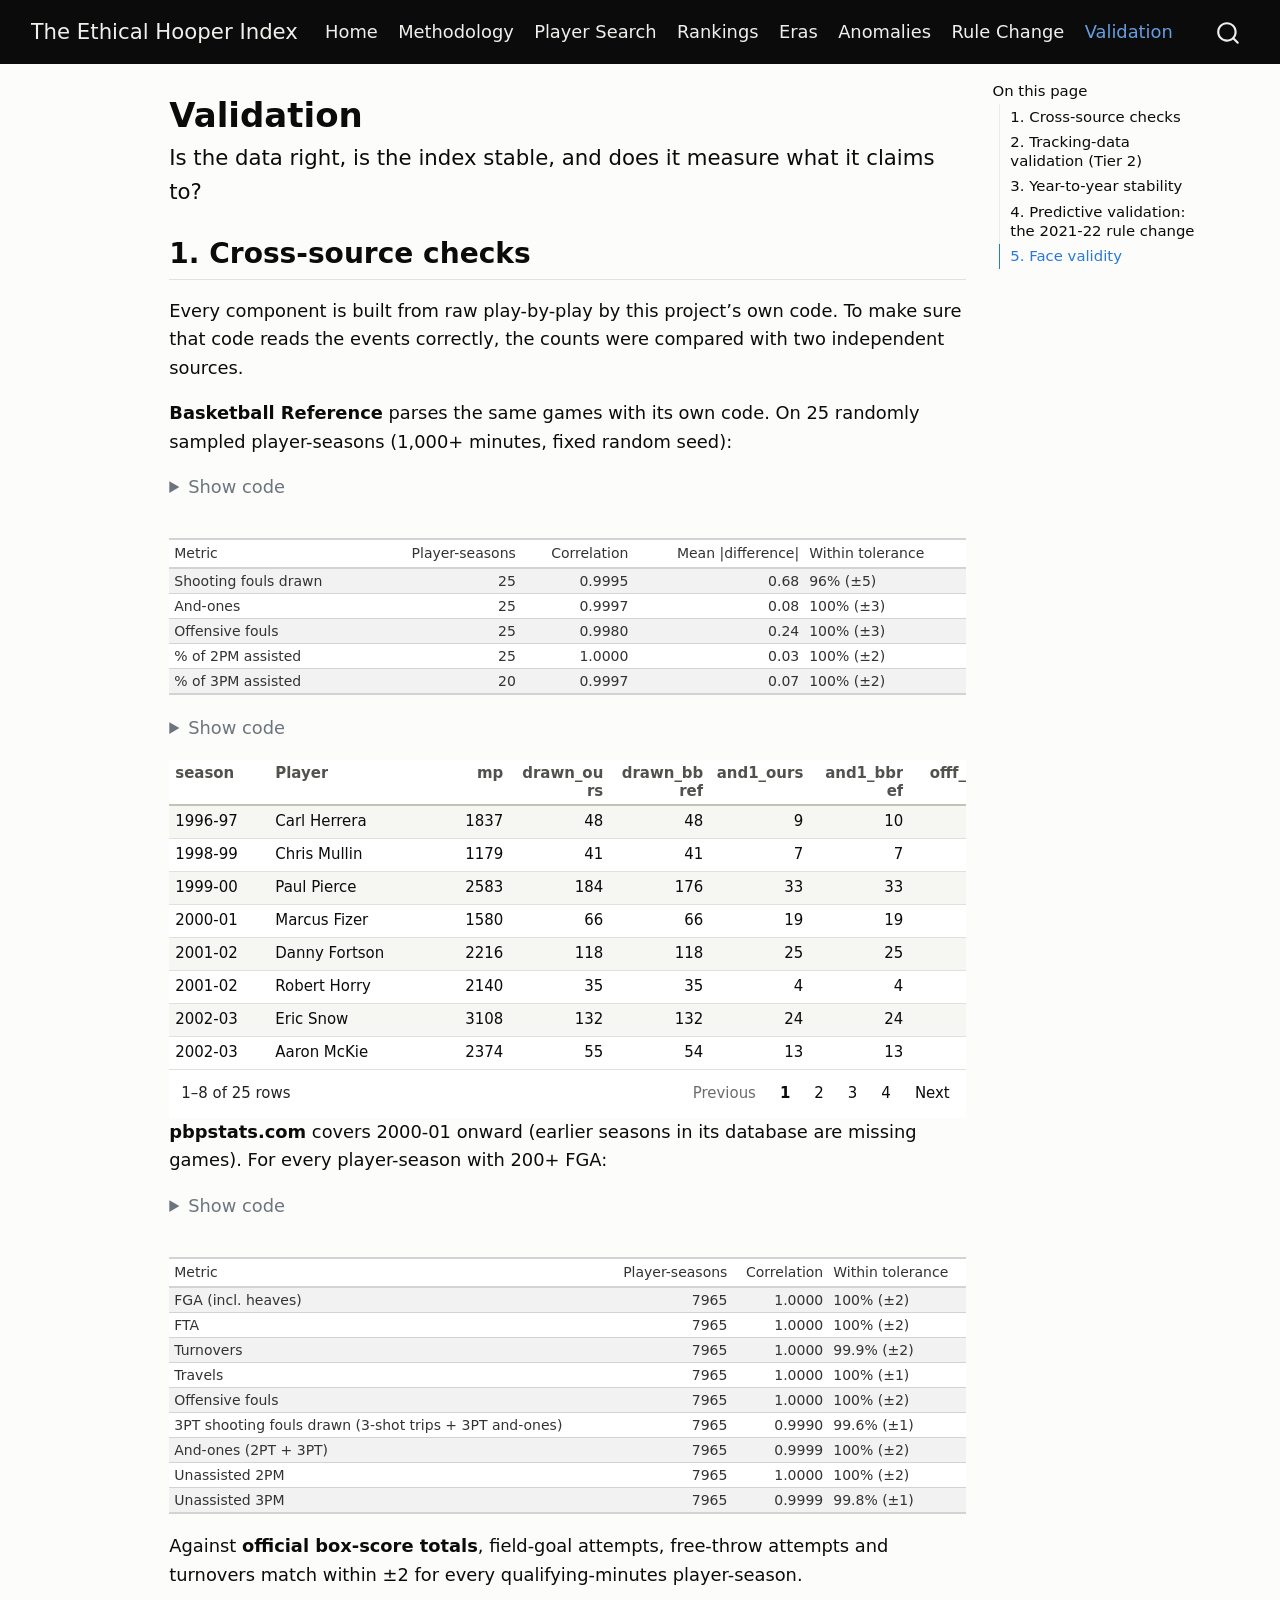
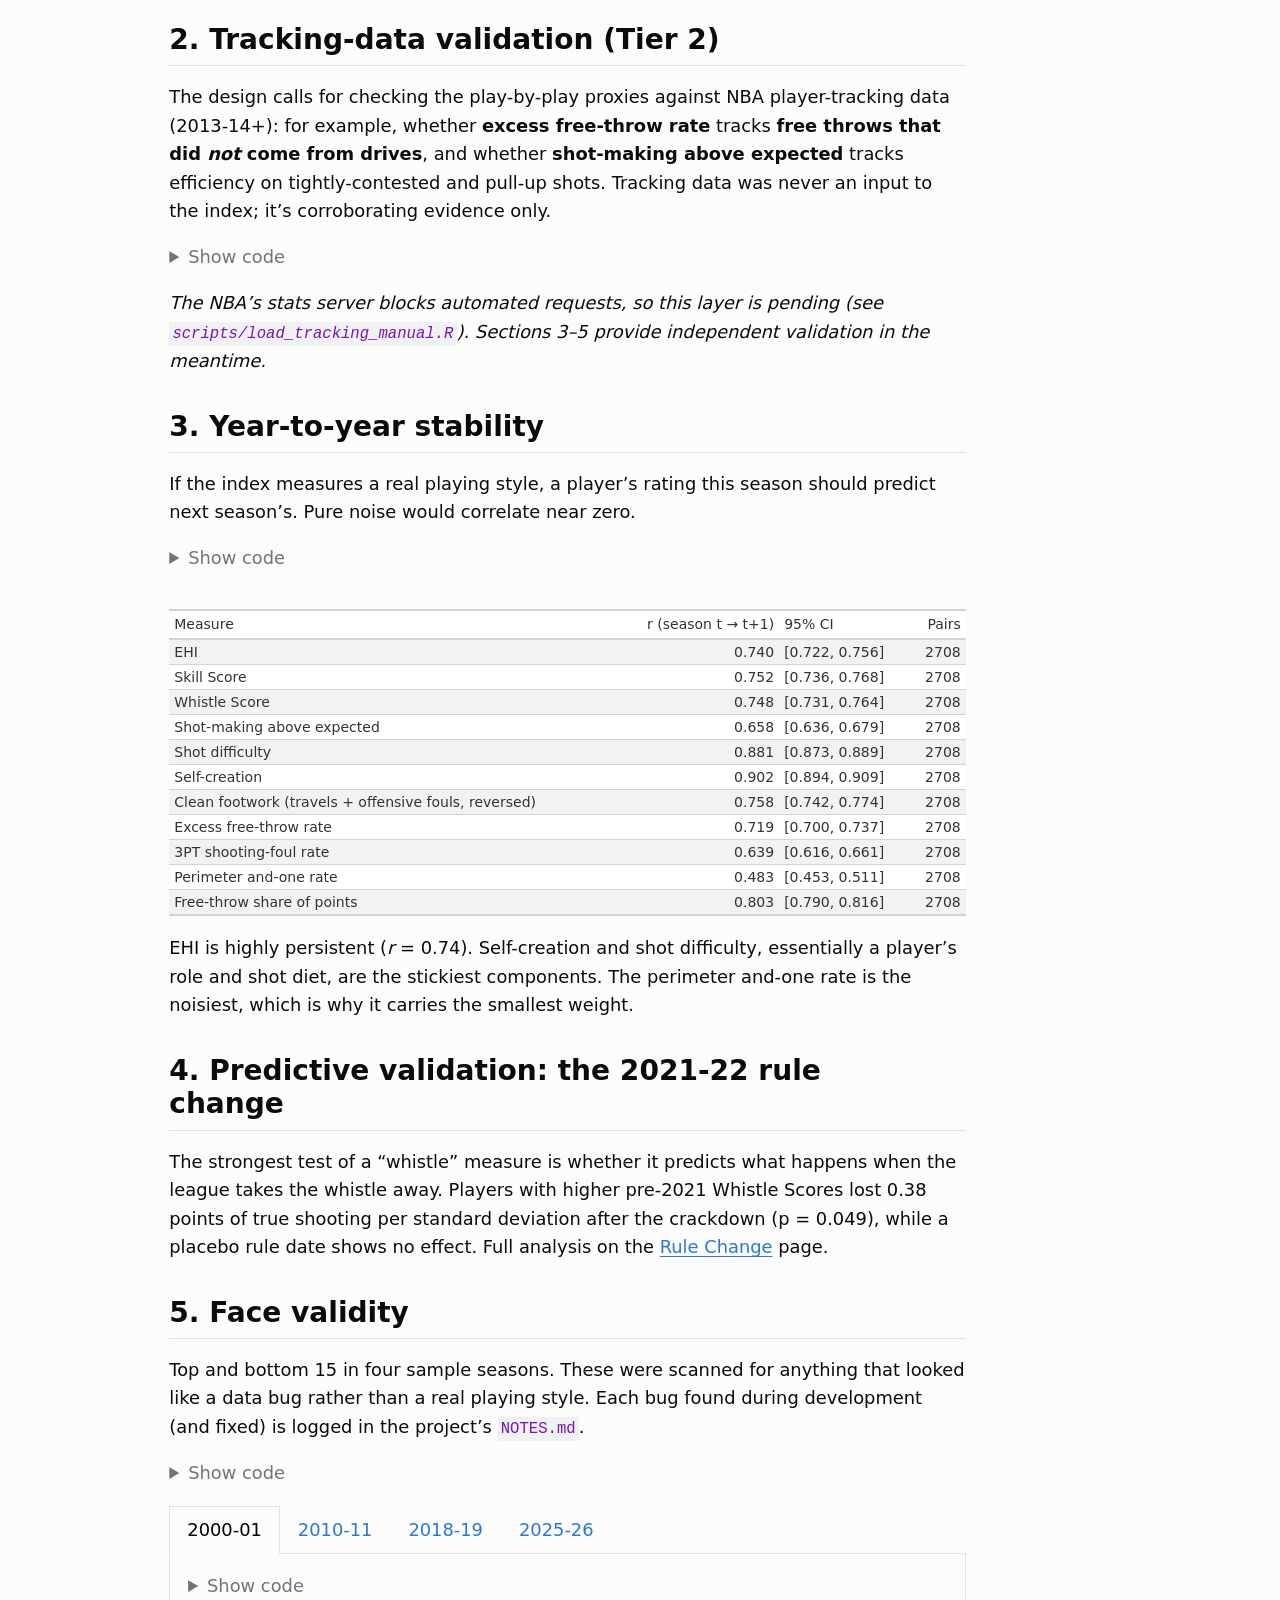
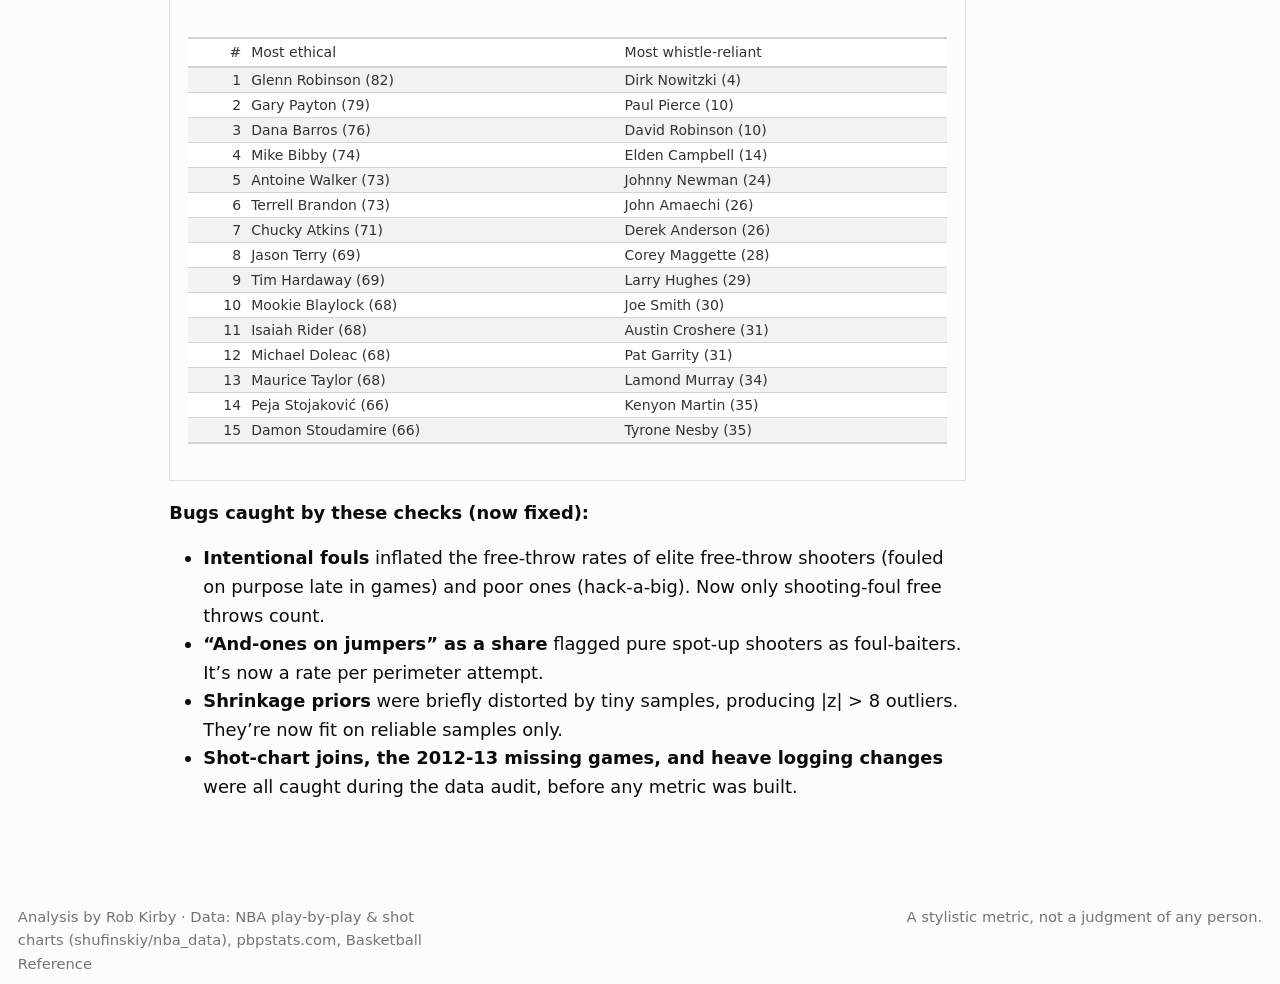
<file: docs/validation.html>
<!DOCTYPE html>
<html xmlns="http://www.w3.org/1999/xhtml" lang="en" xml:lang="en"><head>

<meta charset="utf-8">
<meta name="generator" content="quarto-1.11.9">

<meta name="viewport" content="width=device-width, initial-scale=1.0, user-scalable=yes">


<title>Validation – The Ethical Hooper Index</title>
<style>
/* Default styles provided by pandoc.
** See https://pandoc.org/MANUAL.html#variables-for-html for config info.
*/
span.smallcaps{font-variant: small-caps;}
div.columns{display: flex; gap: 1.5em;}
div.column{flex: auto;}
@media screen {
div.columns{gap: min(4vw, 1.5em);}
div.column{overflow-x: auto;}
}
div.hanging-indent{margin-left: 1.5em; text-indent: -1.5em;}
ul.task-list{list-style: none;}
ul.task-list li input[type="checkbox"] {
  width: 0.8em;
  margin: 0 0.8em 0.2em -1em; /* quarto-specific, see https://github.com/quarto-dev/quarto-cli/issues/4556 */ 
  vertical-align: middle;
}
/* CSS for syntax highlighting */
html { -webkit-text-size-adjust: 100%; }
pre > code.sourceCode { white-space: pre; position: relative; }
pre > code.sourceCode > span { display: inline-block; line-height: 1.25; }
pre > code.sourceCode > span:empty { height: 1.2em; }
.sourceCode { overflow: visible; }
code.sourceCode > span { color: inherit; text-decoration: inherit; }
div.sourceCode { margin: 1em 0; }
pre.sourceCode { margin: 0; }
@media screen {
div.sourceCode { overflow: auto; }
}
@media print {
pre > code.sourceCode { white-space: pre-wrap; }
pre > code.sourceCode > span { text-indent: -5em; padding-left: 5em; }
}
pre.numberSource code
  { counter-reset: source-line 0; }
pre.numberSource code > span
  { position: relative; left: -4em; counter-increment: source-line; }
pre.numberSource code > span > a:first-child::before
  { content: counter(source-line);
    position: relative; left: -1em; text-align: right; vertical-align: baseline;
    border: none; display: inline-block;
    -webkit-touch-callout: none; -webkit-user-select: none;
    -khtml-user-select: none; -moz-user-select: none;
    -ms-user-select: none; user-select: none;
    padding: 0 4px; width: 4em;
  }
pre.numberSource { margin-left: 3em;  padding-left: 4px; }
div.sourceCode
  {   }
@media screen {
pre > code.sourceCode > span > a:first-child::before { text-decoration: underline; }
}
</style>


<script src="site_libs/quarto-nav/quarto-nav.js"></script>
<script src="site_libs/quarto-nav/headroom.min.js"></script>
<script src="site_libs/clipboard/clipboard.min.js"></script>
<script src="site_libs/quarto-search/autocomplete.umd.js"></script>
<script src="site_libs/quarto-search/fuse.min.js"></script>
<script src="site_libs/quarto-search/quarto-search.js"></script>
<meta name="quarto:offset" content="./">
<script src="site_libs/quarto-html/quarto.js" type="module"></script>
<script src="site_libs/quarto-html/tabsets/tabsets.js" type="module"></script>
<script src="site_libs/quarto-html/scrollable-regions/scrollable-regions.js" type="module"></script>
<script src="site_libs/quarto-html/popper.min.js"></script>
<script src="site_libs/quarto-html/tippy.umd.min.js"></script>
<script src="site_libs/quarto-html/anchor.min.js"></script>
<link href="site_libs/quarto-html/tippy.css" rel="stylesheet">
<link href="site_libs/quarto-html/quarto-syntax-highlighting-63b5708e65d6cd79cd7618c58d0c21e7.css" rel="stylesheet" id="quarto-text-highlighting-styles">
<script src="site_libs/bootstrap/bootstrap.min.js"></script>
<link href="site_libs/bootstrap/bootstrap-icons.css" rel="stylesheet">
<link href="site_libs/bootstrap/bootstrap-1a6fe9b46e0955b3a304957b91c45d7f.min.css" rel="stylesheet" append-hash="true" id="quarto-bootstrap" data-mode="light">
<script id="quarto-search-options" type="application/json">{
  "location": "navbar",
  "copy-button": false,
  "collapse-after": 3,
  "panel-placement": "end",
  "type": "overlay",
  "limit": 50,
  "keyboard-shortcut": [
    "f",
    "/",
    "s"
  ],
  "show-item-context": false,
  "language": {
    "search-no-results-text": "No results",
    "search-matching-documents-text": "matching documents",
    "search-copy-link-title": "Copy link to search",
    "search-hide-matches-text": "Hide additional matches",
    "search-more-match-text": "more match in this document",
    "search-more-matches-text": "more matches in this document",
    "search-clear-button-title": "Clear",
    "search-text-placeholder": "",
    "search-detached-cancel-button-title": "Cancel",
    "search-submit-button-title": "Submit",
    "search-label": "Search"
  }
}</script>
<style>html{ scroll-behavior: smooth; }</style>
<script src="site_libs/core-js-2.5.3/shim.min.js"></script>
<script src="site_libs/react-18.2.0/react.min.js"></script>
<script src="site_libs/react-18.2.0/react-dom.min.js"></script>
<script src="site_libs/reactwidget-2.0.0/react-tools.js"></script>
<link href="site_libs/htmltools-fill-0.5.9/fill.css" rel="stylesheet">
<script src="site_libs/htmlwidgets-1.6.4/htmlwidgets.js"></script>
<link href="site_libs/reactable-0.4.5/reactable.css" rel="stylesheet">
<script src="site_libs/reactable-binding-0.4.5/reactable.js"></script>


</head>

<body class="nav-fixed quarto-light"><a id="quarto-skip-link" class="visually-hidden-focusable" href="#quarto-document-content">Skip to main content</a>

<div id="quarto-search-results"></div>
  <header id="quarto-header" class="headroom fixed-top">
    <nav class="navbar navbar-expand-lg " data-bs-theme="dark" aria-label="Site">
      <div class="navbar-container container-fluid">
      <div class="navbar-brand-container mx-auto">
    <a class="navbar-brand" href="./index.html">
    <span class="navbar-title">The Ethical Hooper Index</span>
    </a>
  </div>
          <button class="navbar-toggler" type="button" data-bs-toggle="collapse" data-bs-target="#navbarCollapse" aria-controls="navbarCollapse" aria-expanded="false" aria-label="Toggle navigation" onclick="if (window.quartoToggleHeadroom) { window.quartoToggleHeadroom(); }">
  <span class="navbar-toggler-icon"></span>
</button>
          <div class="collapse navbar-collapse" id="navbarCollapse">
            <ul class="navbar-nav navbar-nav-scroll me-auto">
  <li class="nav-item">
    <a class="nav-link" href="./index.html"> 
<span class="menu-text">Home</span></a>
  </li>  
  <li class="nav-item">
    <a class="nav-link" href="./methodology.html"> 
<span class="menu-text">Methodology</span></a>
  </li>  
  <li class="nav-item">
    <a class="nav-link" href="./player.html"> 
<span class="menu-text">Player Search</span></a>
  </li>  
  <li class="nav-item">
    <a class="nav-link" href="./rankings.html"> 
<span class="menu-text">Rankings</span></a>
  </li>  
  <li class="nav-item">
    <a class="nav-link" href="./eras.html"> 
<span class="menu-text">Eras</span></a>
  </li>  
  <li class="nav-item">
    <a class="nav-link" href="./anomalies.html"> 
<span class="menu-text">Anomalies</span></a>
  </li>  
  <li class="nav-item">
    <a class="nav-link" href="./rule-change.html"> 
<span class="menu-text">Rule Change</span></a>
  </li>  
  <li class="nav-item">
    <a class="nav-link active" href="./validation.html" aria-current="page"> 
<span class="menu-text">Validation</span></a>
  </li>  
</ul>
          </div> <!-- /navcollapse -->
            <div class="quarto-navbar-tools">
</div>
            <div id="quarto-search" class="" title="Search"></div>
      </div> <!-- /container-fluid -->
    </nav>
</header>
<!-- content -->
<div id="quarto-content" class="quarto-container page-columns page-rows-contents page-layout-article page-navbar">
<!-- sidebar -->
<!-- margin-sidebar -->
    <div id="quarto-margin-sidebar" class="sidebar margin-sidebar">
        <nav id="TOC" role="doc-toc" aria-labelledby="toc-title" class="toc-active">
    <h2 id="toc-title">On this page</h2>
   
  <ul class="collapse">
  <li><a href="#cross-source-checks" id="toc-cross-source-checks" class="nav-link active" data-scroll-target="#cross-source-checks">1. Cross-source checks</a></li>
  <li><a href="#tracking-data-validation-tier-2" id="toc-tracking-data-validation-tier-2" class="nav-link" data-scroll-target="#tracking-data-validation-tier-2">2. Tracking-data validation (Tier 2)</a></li>
  <li><a href="#year-to-year-stability" id="toc-year-to-year-stability" class="nav-link" data-scroll-target="#year-to-year-stability">3. Year-to-year stability</a></li>
  <li><a href="#predictive-validation-the-2021-22-rule-change" id="toc-predictive-validation-the-2021-22-rule-change" class="nav-link" data-scroll-target="#predictive-validation-the-2021-22-rule-change">4. Predictive validation: the 2021-22 rule change</a></li>
  <li><a href="#face-validity" id="toc-face-validity" class="nav-link" data-scroll-target="#face-validity">5. Face validity</a></li>
  </ul>
</nav>
    </div>
<!-- main -->
<main class="content" id="quarto-document-content" tabindex="-1">

<header id="title-block-header" class="quarto-title-block default">
<div class="quarto-title">
<h1 class="title">Validation</h1>
<p class="subtitle lead">Is the data right, is the index stable, and does it measure what it claims to?</p>
</div>



<div class="quarto-title-meta">

    
  
    
  </div>
  


</header>


<section id="cross-source-checks" class="level2">
<h2 class="anchored" data-anchor-id="cross-source-checks">1. Cross-source checks</h2>
<p>Every component is built from raw play-by-play by this project’s own code. To make sure that code reads the events correctly, the counts were compared with two independent sources.</p>
<p><strong>Basketball Reference</strong> parses the same games with its own code. On 25 randomly sampled player-seasons (1,000+ minutes, fixed random seed):</p>
<div class="cell">
<details class="code-fold">
<summary>Show code</summary>
<div class="code-copy-outer-scaffold"><div class="sourceCode cell-code" id="cb1"><pre class="sourceCode r code-with-copy"><code class="sourceCode r"><span id="cb1-1"><a href="#cb1-1" aria-hidden="true" tabindex="-1"></a>xb[, .(<span class="at">Metric =</span> metric, <span class="st">`</span><span class="at">Player-seasons</span><span class="st">`</span> <span class="ot">=</span> n, <span class="at">Correlation =</span> r, <span class="st">`</span><span class="at">Mean |difference|</span><span class="st">`</span> <span class="ot">=</span> mean_abs_diff,</span>
<span id="cb1-2"><a href="#cb1-2" aria-hidden="true" tabindex="-1"></a>       <span class="st">`</span><span class="at">Within tolerance</span><span class="st">`</span> <span class="ot">=</span> <span class="fu">paste0</span>(pct_within_tol, <span class="st">"% (±"</span>, tol, <span class="st">")"</span>))] <span class="sc">|&gt;</span> <span class="fu">small_gt</span>()</span></code></pre></div><button title="Copy to Clipboard" class="code-copy-button"><i class="bi"></i></button></div>
</details>
<div class="cell-output-display">
<div id="bndmplkihi" style="padding-left:0px;padding-right:0px;padding-top:10px;padding-bottom:10px;overflow-x:auto;overflow-y:auto;width:auto;height:auto;">
<style>#bndmplkihi table {
  font-family: system-ui, 'Segoe UI', Roboto, Helvetica, Arial, sans-serif, 'Apple Color Emoji', 'Segoe UI Emoji', 'Segoe UI Symbol', 'Noto Color Emoji';
  -webkit-font-smoothing: antialiased;
  -moz-osx-font-smoothing: grayscale;
}

#bndmplkihi thead, #bndmplkihi tbody, #bndmplkihi tfoot, #bndmplkihi tr, #bndmplkihi td, #bndmplkihi th {
  border-style: none;
}

#bndmplkihi p {
  margin: 0;
  padding: 0;
}

#bndmplkihi .gt_table {
  display: table;
  border-collapse: collapse;
  line-height: normal;
  margin-left: auto;
  margin-right: auto;
  color: #333333;
  font-size: 14px;
  font-weight: normal;
  font-style: normal;
  background-color: #FFFFFF;
  width: 100%;
  border-top-style: solid;
  border-top-width: 2px;
  border-top-color: #A8A8A8;
  border-right-style: none;
  border-right-width: 2px;
  border-right-color: #D3D3D3;
  border-bottom-style: solid;
  border-bottom-width: 2px;
  border-bottom-color: #A8A8A8;
  border-left-style: none;
  border-left-width: 2px;
  border-left-color: #D3D3D3;
}

#bndmplkihi .gt_caption {
  padding-top: 4px;
  padding-bottom: 4px;
}

#bndmplkihi .gt_title {
  color: #333333;
  font-size: 125%;
  font-weight: initial;
  padding-top: 4px;
  padding-bottom: 4px;
  padding-left: 5px;
  padding-right: 5px;
  border-bottom-color: #FFFFFF;
  border-bottom-width: 0;
}

#bndmplkihi .gt_subtitle {
  color: #333333;
  font-size: 85%;
  font-weight: initial;
  padding-top: 3px;
  padding-bottom: 5px;
  padding-left: 5px;
  padding-right: 5px;
  border-top-color: #FFFFFF;
  border-top-width: 0;
}

#bndmplkihi .gt_heading {
  background-color: #FFFFFF;
  text-align: center;
  border-bottom-color: #FFFFFF;
  border-left-style: none;
  border-left-width: 1px;
  border-left-color: #D3D3D3;
  border-right-style: none;
  border-right-width: 1px;
  border-right-color: #D3D3D3;
}

#bndmplkihi .gt_bottom_border {
  border-bottom-style: solid;
  border-bottom-width: 2px;
  border-bottom-color: #D3D3D3;
}

#bndmplkihi .gt_col_headings {
  border-top-style: solid;
  border-top-width: 2px;
  border-top-color: #D3D3D3;
  border-bottom-style: solid;
  border-bottom-width: 2px;
  border-bottom-color: #D3D3D3;
  border-left-style: none;
  border-left-width: 1px;
  border-left-color: #D3D3D3;
  border-right-style: none;
  border-right-width: 1px;
  border-right-color: #D3D3D3;
}

#bndmplkihi .gt_col_heading {
  color: #333333;
  background-color: #FFFFFF;
  font-size: 100%;
  font-weight: normal;
  text-transform: inherit;
  border-left-style: none;
  border-left-width: 1px;
  border-left-color: #D3D3D3;
  border-right-style: none;
  border-right-width: 1px;
  border-right-color: #D3D3D3;
  vertical-align: bottom;
  padding-top: 5px;
  padding-bottom: 6px;
  padding-left: 5px;
  padding-right: 5px;
  overflow-x: hidden;
}

#bndmplkihi .gt_column_spanner_outer {
  color: #333333;
  background-color: #FFFFFF;
  font-size: 100%;
  font-weight: normal;
  text-transform: inherit;
  padding-top: 0;
  padding-bottom: 0;
  padding-left: 4px;
  padding-right: 4px;
}

#bndmplkihi .gt_column_spanner_outer:first-child {
  padding-left: 0;
}

#bndmplkihi .gt_column_spanner_outer:last-child {
  padding-right: 0;
}

#bndmplkihi .gt_column_spanner {
  border-bottom-style: solid;
  border-bottom-width: 2px;
  border-bottom-color: #D3D3D3;
  vertical-align: bottom;
  padding-top: 5px;
  padding-bottom: 5px;
  overflow-x: hidden;
  display: inline-block;
  width: 100%;
}

#bndmplkihi .gt_spanner_row {
  border-bottom-style: hidden;
}

#bndmplkihi .gt_group_heading {
  padding-top: 8px;
  padding-bottom: 8px;
  padding-left: 5px;
  padding-right: 5px;
  color: #333333;
  background-color: #FFFFFF;
  font-size: 100%;
  font-weight: initial;
  text-transform: inherit;
  border-top-style: solid;
  border-top-width: 2px;
  border-top-color: #D3D3D3;
  border-bottom-style: solid;
  border-bottom-width: 2px;
  border-bottom-color: #D3D3D3;
  border-left-style: none;
  border-left-width: 1px;
  border-left-color: #D3D3D3;
  border-right-style: none;
  border-right-width: 1px;
  border-right-color: #D3D3D3;
  vertical-align: middle;
  text-align: left;
}

#bndmplkihi .gt_empty_group_heading {
  padding: 0.5px;
  color: #333333;
  background-color: #FFFFFF;
  font-size: 100%;
  font-weight: initial;
  border-top-style: solid;
  border-top-width: 2px;
  border-top-color: #D3D3D3;
  border-bottom-style: solid;
  border-bottom-width: 2px;
  border-bottom-color: #D3D3D3;
  vertical-align: middle;
}

#bndmplkihi .gt_from_md > :first-child {
  margin-top: 0;
}

#bndmplkihi .gt_from_md > :last-child {
  margin-bottom: 0;
}

#bndmplkihi .gt_row {
  padding-top: 4px;
  padding-bottom: 4px;
  padding-left: 5px;
  padding-right: 5px;
  margin: 10px;
  border-top-style: solid;
  border-top-width: 1px;
  border-top-color: #D3D3D3;
  border-left-style: none;
  border-left-width: 1px;
  border-left-color: #D3D3D3;
  border-right-style: none;
  border-right-width: 1px;
  border-right-color: #D3D3D3;
  vertical-align: middle;
  overflow-x: hidden;
}

#bndmplkihi .gt_stub {
  color: #333333;
  background-color: #FFFFFF;
  font-size: 100%;
  font-weight: initial;
  text-transform: inherit;
  border-right-style: solid;
  border-right-width: 2px;
  border-right-color: #D3D3D3;
  padding-left: 5px;
  padding-right: 5px;
}

#bndmplkihi .gt_stub_row_group {
  color: #333333;
  background-color: #FFFFFF;
  font-size: 100%;
  font-weight: initial;
  text-transform: inherit;
  border-right-style: solid;
  border-right-width: 2px;
  border-right-color: #D3D3D3;
  padding-left: 5px;
  padding-right: 5px;
  vertical-align: top;
}

#bndmplkihi .gt_row_group_first td {
  border-top-width: 2px;
}

#bndmplkihi .gt_row_group_first th {
  border-top-width: 2px;
}

#bndmplkihi .gt_summary_row {
  color: #333333;
  background-color: #FFFFFF;
  text-transform: inherit;
  padding-top: 8px;
  padding-bottom: 8px;
  padding-left: 5px;
  padding-right: 5px;
}

#bndmplkihi .gt_first_summary_row {
  border-top-style: solid;
  border-top-color: #D3D3D3;
}

#bndmplkihi .gt_first_summary_row.thick {
  border-top-width: 2px;
}

#bndmplkihi .gt_last_summary_row {
  padding-top: 8px;
  padding-bottom: 8px;
  padding-left: 5px;
  padding-right: 5px;
  border-bottom-style: solid;
  border-bottom-width: 2px;
  border-bottom-color: #D3D3D3;
}

#bndmplkihi .gt_grand_summary_row {
  color: #333333;
  background-color: #FFFFFF;
  text-transform: inherit;
  padding-top: 8px;
  padding-bottom: 8px;
  padding-left: 5px;
  padding-right: 5px;
}

#bndmplkihi .gt_first_grand_summary_row {
  padding-top: 8px;
  padding-bottom: 8px;
  padding-left: 5px;
  padding-right: 5px;
  border-top-style: double;
  border-top-width: 6px;
  border-top-color: #D3D3D3;
}

#bndmplkihi .gt_last_grand_summary_row_top {
  padding-top: 8px;
  padding-bottom: 8px;
  padding-left: 5px;
  padding-right: 5px;
  border-bottom-style: double;
  border-bottom-width: 6px;
  border-bottom-color: #D3D3D3;
}

#bndmplkihi .gt_striped {
  background-color: rgba(128, 128, 128, 0.05);
}

#bndmplkihi .gt_table_body {
  border-top-style: solid;
  border-top-width: 2px;
  border-top-color: #D3D3D3;
  border-bottom-style: solid;
  border-bottom-width: 2px;
  border-bottom-color: #D3D3D3;
}

#bndmplkihi .gt_footnotes {
  color: #333333;
  background-color: #FFFFFF;
  border-bottom-style: none;
  border-bottom-width: 2px;
  border-bottom-color: #D3D3D3;
  border-left-style: none;
  border-left-width: 2px;
  border-left-color: #D3D3D3;
  border-right-style: none;
  border-right-width: 2px;
  border-right-color: #D3D3D3;
}

#bndmplkihi .gt_footnote {
  margin: 0px;
  font-size: 90%;
  padding-top: 4px;
  padding-bottom: 4px;
  padding-left: 5px;
  padding-right: 5px;
}

#bndmplkihi .gt_sourcenotes {
  color: #333333;
  background-color: #FFFFFF;
  border-bottom-style: none;
  border-bottom-width: 2px;
  border-bottom-color: #D3D3D3;
  border-left-style: none;
  border-left-width: 2px;
  border-left-color: #D3D3D3;
  border-right-style: none;
  border-right-width: 2px;
  border-right-color: #D3D3D3;
}

#bndmplkihi .gt_sourcenote {
  font-size: 90%;
  padding-top: 4px;
  padding-bottom: 4px;
  padding-left: 5px;
  padding-right: 5px;
}

#bndmplkihi .gt_left {
  text-align: left;
}

#bndmplkihi .gt_center {
  text-align: center;
}

#bndmplkihi .gt_right {
  text-align: right;
  font-variant-numeric: tabular-nums;
}

#bndmplkihi .gt_font_normal {
  font-weight: normal;
}

#bndmplkihi .gt_font_bold {
  font-weight: bold;
}

#bndmplkihi .gt_font_italic {
  font-style: italic;
}

#bndmplkihi .gt_super {
  font-size: 65%;
}

#bndmplkihi .gt_footnote_marks {
  font-size: 75%;
  vertical-align: 0.4em;
  position: initial;
}

#bndmplkihi .gt_asterisk {
  font-size: 100%;
  vertical-align: 0;
}

#bndmplkihi .gt_indent_1 {
  text-indent: 5px;
}

#bndmplkihi .gt_indent_2 {
  text-indent: 10px;
}

#bndmplkihi .gt_indent_3 {
  text-indent: 15px;
}

#bndmplkihi .gt_indent_4 {
  text-indent: 20px;
}

#bndmplkihi .gt_indent_5 {
  text-indent: 25px;
}

#bndmplkihi .katex-display {
  display: inline-flex !important;
  margin-bottom: 0.75em !important;
}

#bndmplkihi div.Reactable > div.rt-table > div.rt-thead > div.rt-tr.rt-tr-group-header > div.rt-th-group:after {
  height: 0px !important;
}
</style>

<table class="gt_table caption-top table table-sm table-striped small" data-quarto-bootstrap="false">
<thead>
<tr class="gt_col_headings header">
<th id="Metric" class="gt_col_heading gt_columns_bottom_border gt_left" data-quarto-table-cell-role="th" scope="col">Metric</th>
<th id="Player-seasons" class="gt_col_heading gt_columns_bottom_border gt_right" data-quarto-table-cell-role="th" scope="col">Player-seasons</th>
<th id="Correlation" class="gt_col_heading gt_columns_bottom_border gt_right" data-quarto-table-cell-role="th" scope="col">Correlation</th>
<th id="Mean-|difference|" class="gt_col_heading gt_columns_bottom_border gt_right" data-quarto-table-cell-role="th" scope="col">Mean |difference|</th>
<th id="Within-tolerance" class="gt_col_heading gt_columns_bottom_border gt_left" data-quarto-table-cell-role="th" scope="col">Within tolerance</th>
</tr>
</thead>
<tbody class="gt_table_body">
<tr class="odd">
<td class="gt_row gt_left" headers="Metric">Shooting fouls drawn</td>
<td class="gt_row gt_right" headers="Player-seasons">25</td>
<td class="gt_row gt_right" headers="Correlation">0.9995</td>
<td class="gt_row gt_right" headers="Mean-|difference|">0.68</td>
<td class="gt_row gt_left" headers="Within-tolerance">96% (±5)</td>
</tr>
<tr class="even">
<td class="gt_row gt_left" headers="Metric">And-ones</td>
<td class="gt_row gt_right" headers="Player-seasons">25</td>
<td class="gt_row gt_right" headers="Correlation">0.9997</td>
<td class="gt_row gt_right" headers="Mean-|difference|">0.08</td>
<td class="gt_row gt_left" headers="Within-tolerance">100% (±3)</td>
</tr>
<tr class="odd">
<td class="gt_row gt_left" headers="Metric">Offensive fouls</td>
<td class="gt_row gt_right" headers="Player-seasons">25</td>
<td class="gt_row gt_right" headers="Correlation">0.9980</td>
<td class="gt_row gt_right" headers="Mean-|difference|">0.24</td>
<td class="gt_row gt_left" headers="Within-tolerance">100% (±3)</td>
</tr>
<tr class="even">
<td class="gt_row gt_left" headers="Metric">% of 2PM assisted</td>
<td class="gt_row gt_right" headers="Player-seasons">25</td>
<td class="gt_row gt_right" headers="Correlation">1.0000</td>
<td class="gt_row gt_right" headers="Mean-|difference|">0.03</td>
<td class="gt_row gt_left" headers="Within-tolerance">100% (±2)</td>
</tr>
<tr class="odd">
<td class="gt_row gt_left" headers="Metric">% of 3PM assisted</td>
<td class="gt_row gt_right" headers="Player-seasons">20</td>
<td class="gt_row gt_right" headers="Correlation">0.9997</td>
<td class="gt_row gt_right" headers="Mean-|difference|">0.07</td>
<td class="gt_row gt_left" headers="Within-tolerance">100% (±2)</td>
</tr>
</tbody>
</table>

</div>
</div>
</div>
<div class="cell">
<details class="code-fold">
<summary>Show code</summary>
<div class="code-copy-outer-scaffold"><div class="sourceCode cell-code" id="cb2"><pre class="sourceCode r code-with-copy"><code class="sourceCode r"><span id="cb2-1"><a href="#cb2-1" aria-hidden="true" tabindex="-1"></a><span class="fu">reactable</span>(xbd, <span class="at">defaultPageSize =</span> <span class="dv">8</span>, <span class="at">compact =</span> <span class="cn">TRUE</span>, <span class="at">striped =</span> <span class="cn">TRUE</span>, <span class="at">theme =</span> rt_theme,</span>
<span id="cb2-2"><a href="#cb2-2" aria-hidden="true" tabindex="-1"></a>          <span class="at">columns =</span> <span class="fu">list</span>(<span class="at">player =</span> <span class="fu">colDef</span>(<span class="at">name =</span> <span class="st">"Player"</span>, <span class="at">minWidth =</span> <span class="dv">140</span>)))</span></code></pre></div><button title="Copy to Clipboard" class="code-copy-button"><i class="bi"></i></button></div>
</details>
<div class="cell-output-display">
<div class="reactable html-widget html-fill-item" id="htmlwidget-4d19224ba4de95ea9e06" style="width:auto;height:auto;"></div>
<script type="application/json" data-for="htmlwidget-4d19224ba4de95ea9e06">{"x":{"tag":{"name":"Reactable","attribs":{"data":{"season":["1996-97","1998-99","1999-00","2000-01","2001-02","2001-02","2002-03","2002-03","2006-07","2007-08","2009-10","2010-11","2011-12","2014-15","2015-16","2015-16","2015-16","2016-17","2016-17","2019-20","2019-20","2020-21","2021-22","2023-24","2023-24"],"player":["Carl Herrera","Chris Mullin","Paul Pierce","Marcus Fizer","Danny Fortson","Robert Horry","Eric Snow","Aaron McKie","Jarrett Jack","Morris Peterson","Brandon Rush","Martell Webster","MarShon Brooks","P.J. Tucker","Jonas Jerebko","Danilo Gallinari","Matt Barnes","Kyle Anderson","Emmanuel Mudiay","Cam Reddish","Julius Randle","Georges Niang","Keldon Johnson","Jonathan Kuminga","Duncan Robinson"],"mp":[1837,1179,2583,1580,2216,2140,3108,2374,2651,1796,2491,1094,1648,2383,1176,1839,2190,1020,1406,1551,2080,1154,2392,1949,1905],"drawn_ours":[48,41,184,66,118,35,132,55,79,37,42,58,69,55,27,177,52,25,73,56,163,10,117,160,29],"drawn_bbref":[48,41,176,66,118,35,132,54,78,37,42,57,69,54,27,179,52,25,71,56,163,10,116,160,29],"and1_ours":[9,7,33,19,25,4,24,13,19,8,11,13,19,10,5,22,8,3,11,10,42,1,32,38,5],"and1_bbref":[10,7,33,19,25,4,24,13,19,8,11,13,19,10,5,23,8,3,11,10,42,1,32,38,5],"offf_ours":[19,9,38,26,27,8,9,17,23,10,7,10,6,11,10,8,10,2,14,7,38,9,18,17,6],"offf_bbref":[19,9,38,26,27,8,9,17,24,10,7,10,6,13,10,10,10,2,15,7,38,9,18,17,6],"ast2_ours":[65.5,54.8,49.5,63.8,54.5,62.6,56.5,59,12.8,82.4,52.6,57.7,28.6,39.7,69.3,46,63.4,57.7,36.8,50.8,40.4,69.8,64.4,61.5,75.2],"ast2_bbref":[65.5,54.8,49.5,63.8,54.5,62.6,56.5,59,12.8,82.4,52.6,57.7,28.6,39.7,69.3,46,63.4,57.7,36.8,50.8,40.4,69.8,64.4,61.5,75.2]},"columns":[{"id":"season","name":"season","type":"character"},{"id":"player","name":"Player","type":"character","minWidth":140},{"id":"mp","name":"mp","type":"numeric"},{"id":"drawn_ours","name":"drawn_ours","type":"numeric"},{"id":"drawn_bbref","name":"drawn_bbref","type":"numeric"},{"id":"and1_ours","name":"and1_ours","type":"numeric"},{"id":"and1_bbref","name":"and1_bbref","type":"numeric"},{"id":"offf_ours","name":"offf_ours","type":"numeric"},{"id":"offf_bbref","name":"offf_bbref","type":"numeric"},{"id":"ast2_ours","name":"ast2_ours","type":"numeric"},{"id":"ast2_bbref","name":"ast2_bbref","type":"numeric"}],"defaultPageSize":8,"striped":true,"compact":true,"theme":{"borderColor":"#e1e0d9","stripedColor":"#f6f6f3","highlightColor":"#eef4fc","headerStyle":{"fontWeight":700,"color":"#52514e","borderBottom":"2px solid #c3c2b7"},"searchInputStyle":{"width":"100%"}},"dataKey":"d4f61e14c61e76d86698f65ef6ed6804"},"children":[]},"class":"reactR_markup"},"evals":[],"jsHooks":[]}</script>
</div>
</div>
<p><strong>pbpstats.com</strong> covers 2000-01 onward (earlier seasons in its database are missing games). For every player-season with 200+ FGA:</p>
<div class="cell">
<details class="code-fold">
<summary>Show code</summary>
<div class="code-copy-outer-scaffold"><div class="sourceCode cell-code" id="cb3"><pre class="sourceCode r code-with-copy"><code class="sourceCode r"><span id="cb3-1"><a href="#cb3-1" aria-hidden="true" tabindex="-1"></a>xp[era <span class="sc">==</span> <span class="st">"2000-01 to 2025-26"</span>, .(<span class="at">Metric =</span> metric, <span class="st">`</span><span class="at">Player-seasons</span><span class="st">`</span> <span class="ot">=</span> n, <span class="at">Correlation =</span> r,</span>
<span id="cb3-2"><a href="#cb3-2" aria-hidden="true" tabindex="-1"></a>                                  <span class="st">`</span><span class="at">Within tolerance</span><span class="st">`</span> <span class="ot">=</span> <span class="fu">paste0</span>(pct_within_tol, <span class="st">"% (±"</span>, tol, <span class="st">")"</span>))] <span class="sc">|&gt;</span> <span class="fu">small_gt</span>()</span></code></pre></div><button title="Copy to Clipboard" class="code-copy-button"><i class="bi"></i></button></div>
</details>
<div class="cell-output-display">
<div id="nzclevkgsx" style="padding-left:0px;padding-right:0px;padding-top:10px;padding-bottom:10px;overflow-x:auto;overflow-y:auto;width:auto;height:auto;">
<style>#nzclevkgsx table {
  font-family: system-ui, 'Segoe UI', Roboto, Helvetica, Arial, sans-serif, 'Apple Color Emoji', 'Segoe UI Emoji', 'Segoe UI Symbol', 'Noto Color Emoji';
  -webkit-font-smoothing: antialiased;
  -moz-osx-font-smoothing: grayscale;
}

#nzclevkgsx thead, #nzclevkgsx tbody, #nzclevkgsx tfoot, #nzclevkgsx tr, #nzclevkgsx td, #nzclevkgsx th {
  border-style: none;
}

#nzclevkgsx p {
  margin: 0;
  padding: 0;
}

#nzclevkgsx .gt_table {
  display: table;
  border-collapse: collapse;
  line-height: normal;
  margin-left: auto;
  margin-right: auto;
  color: #333333;
  font-size: 14px;
  font-weight: normal;
  font-style: normal;
  background-color: #FFFFFF;
  width: 100%;
  border-top-style: solid;
  border-top-width: 2px;
  border-top-color: #A8A8A8;
  border-right-style: none;
  border-right-width: 2px;
  border-right-color: #D3D3D3;
  border-bottom-style: solid;
  border-bottom-width: 2px;
  border-bottom-color: #A8A8A8;
  border-left-style: none;
  border-left-width: 2px;
  border-left-color: #D3D3D3;
}

#nzclevkgsx .gt_caption {
  padding-top: 4px;
  padding-bottom: 4px;
}

#nzclevkgsx .gt_title {
  color: #333333;
  font-size: 125%;
  font-weight: initial;
  padding-top: 4px;
  padding-bottom: 4px;
  padding-left: 5px;
  padding-right: 5px;
  border-bottom-color: #FFFFFF;
  border-bottom-width: 0;
}

#nzclevkgsx .gt_subtitle {
  color: #333333;
  font-size: 85%;
  font-weight: initial;
  padding-top: 3px;
  padding-bottom: 5px;
  padding-left: 5px;
  padding-right: 5px;
  border-top-color: #FFFFFF;
  border-top-width: 0;
}

#nzclevkgsx .gt_heading {
  background-color: #FFFFFF;
  text-align: center;
  border-bottom-color: #FFFFFF;
  border-left-style: none;
  border-left-width: 1px;
  border-left-color: #D3D3D3;
  border-right-style: none;
  border-right-width: 1px;
  border-right-color: #D3D3D3;
}

#nzclevkgsx .gt_bottom_border {
  border-bottom-style: solid;
  border-bottom-width: 2px;
  border-bottom-color: #D3D3D3;
}

#nzclevkgsx .gt_col_headings {
  border-top-style: solid;
  border-top-width: 2px;
  border-top-color: #D3D3D3;
  border-bottom-style: solid;
  border-bottom-width: 2px;
  border-bottom-color: #D3D3D3;
  border-left-style: none;
  border-left-width: 1px;
  border-left-color: #D3D3D3;
  border-right-style: none;
  border-right-width: 1px;
  border-right-color: #D3D3D3;
}

#nzclevkgsx .gt_col_heading {
  color: #333333;
  background-color: #FFFFFF;
  font-size: 100%;
  font-weight: normal;
  text-transform: inherit;
  border-left-style: none;
  border-left-width: 1px;
  border-left-color: #D3D3D3;
  border-right-style: none;
  border-right-width: 1px;
  border-right-color: #D3D3D3;
  vertical-align: bottom;
  padding-top: 5px;
  padding-bottom: 6px;
  padding-left: 5px;
  padding-right: 5px;
  overflow-x: hidden;
}

#nzclevkgsx .gt_column_spanner_outer {
  color: #333333;
  background-color: #FFFFFF;
  font-size: 100%;
  font-weight: normal;
  text-transform: inherit;
  padding-top: 0;
  padding-bottom: 0;
  padding-left: 4px;
  padding-right: 4px;
}

#nzclevkgsx .gt_column_spanner_outer:first-child {
  padding-left: 0;
}

#nzclevkgsx .gt_column_spanner_outer:last-child {
  padding-right: 0;
}

#nzclevkgsx .gt_column_spanner {
  border-bottom-style: solid;
  border-bottom-width: 2px;
  border-bottom-color: #D3D3D3;
  vertical-align: bottom;
  padding-top: 5px;
  padding-bottom: 5px;
  overflow-x: hidden;
  display: inline-block;
  width: 100%;
}

#nzclevkgsx .gt_spanner_row {
  border-bottom-style: hidden;
}

#nzclevkgsx .gt_group_heading {
  padding-top: 8px;
  padding-bottom: 8px;
  padding-left: 5px;
  padding-right: 5px;
  color: #333333;
  background-color: #FFFFFF;
  font-size: 100%;
  font-weight: initial;
  text-transform: inherit;
  border-top-style: solid;
  border-top-width: 2px;
  border-top-color: #D3D3D3;
  border-bottom-style: solid;
  border-bottom-width: 2px;
  border-bottom-color: #D3D3D3;
  border-left-style: none;
  border-left-width: 1px;
  border-left-color: #D3D3D3;
  border-right-style: none;
  border-right-width: 1px;
  border-right-color: #D3D3D3;
  vertical-align: middle;
  text-align: left;
}

#nzclevkgsx .gt_empty_group_heading {
  padding: 0.5px;
  color: #333333;
  background-color: #FFFFFF;
  font-size: 100%;
  font-weight: initial;
  border-top-style: solid;
  border-top-width: 2px;
  border-top-color: #D3D3D3;
  border-bottom-style: solid;
  border-bottom-width: 2px;
  border-bottom-color: #D3D3D3;
  vertical-align: middle;
}

#nzclevkgsx .gt_from_md > :first-child {
  margin-top: 0;
}

#nzclevkgsx .gt_from_md > :last-child {
  margin-bottom: 0;
}

#nzclevkgsx .gt_row {
  padding-top: 4px;
  padding-bottom: 4px;
  padding-left: 5px;
  padding-right: 5px;
  margin: 10px;
  border-top-style: solid;
  border-top-width: 1px;
  border-top-color: #D3D3D3;
  border-left-style: none;
  border-left-width: 1px;
  border-left-color: #D3D3D3;
  border-right-style: none;
  border-right-width: 1px;
  border-right-color: #D3D3D3;
  vertical-align: middle;
  overflow-x: hidden;
}

#nzclevkgsx .gt_stub {
  color: #333333;
  background-color: #FFFFFF;
  font-size: 100%;
  font-weight: initial;
  text-transform: inherit;
  border-right-style: solid;
  border-right-width: 2px;
  border-right-color: #D3D3D3;
  padding-left: 5px;
  padding-right: 5px;
}

#nzclevkgsx .gt_stub_row_group {
  color: #333333;
  background-color: #FFFFFF;
  font-size: 100%;
  font-weight: initial;
  text-transform: inherit;
  border-right-style: solid;
  border-right-width: 2px;
  border-right-color: #D3D3D3;
  padding-left: 5px;
  padding-right: 5px;
  vertical-align: top;
}

#nzclevkgsx .gt_row_group_first td {
  border-top-width: 2px;
}

#nzclevkgsx .gt_row_group_first th {
  border-top-width: 2px;
}

#nzclevkgsx .gt_summary_row {
  color: #333333;
  background-color: #FFFFFF;
  text-transform: inherit;
  padding-top: 8px;
  padding-bottom: 8px;
  padding-left: 5px;
  padding-right: 5px;
}

#nzclevkgsx .gt_first_summary_row {
  border-top-style: solid;
  border-top-color: #D3D3D3;
}

#nzclevkgsx .gt_first_summary_row.thick {
  border-top-width: 2px;
}

#nzclevkgsx .gt_last_summary_row {
  padding-top: 8px;
  padding-bottom: 8px;
  padding-left: 5px;
  padding-right: 5px;
  border-bottom-style: solid;
  border-bottom-width: 2px;
  border-bottom-color: #D3D3D3;
}

#nzclevkgsx .gt_grand_summary_row {
  color: #333333;
  background-color: #FFFFFF;
  text-transform: inherit;
  padding-top: 8px;
  padding-bottom: 8px;
  padding-left: 5px;
  padding-right: 5px;
}

#nzclevkgsx .gt_first_grand_summary_row {
  padding-top: 8px;
  padding-bottom: 8px;
  padding-left: 5px;
  padding-right: 5px;
  border-top-style: double;
  border-top-width: 6px;
  border-top-color: #D3D3D3;
}

#nzclevkgsx .gt_last_grand_summary_row_top {
  padding-top: 8px;
  padding-bottom: 8px;
  padding-left: 5px;
  padding-right: 5px;
  border-bottom-style: double;
  border-bottom-width: 6px;
  border-bottom-color: #D3D3D3;
}

#nzclevkgsx .gt_striped {
  background-color: rgba(128, 128, 128, 0.05);
}

#nzclevkgsx .gt_table_body {
  border-top-style: solid;
  border-top-width: 2px;
  border-top-color: #D3D3D3;
  border-bottom-style: solid;
  border-bottom-width: 2px;
  border-bottom-color: #D3D3D3;
}

#nzclevkgsx .gt_footnotes {
  color: #333333;
  background-color: #FFFFFF;
  border-bottom-style: none;
  border-bottom-width: 2px;
  border-bottom-color: #D3D3D3;
  border-left-style: none;
  border-left-width: 2px;
  border-left-color: #D3D3D3;
  border-right-style: none;
  border-right-width: 2px;
  border-right-color: #D3D3D3;
}

#nzclevkgsx .gt_footnote {
  margin: 0px;
  font-size: 90%;
  padding-top: 4px;
  padding-bottom: 4px;
  padding-left: 5px;
  padding-right: 5px;
}

#nzclevkgsx .gt_sourcenotes {
  color: #333333;
  background-color: #FFFFFF;
  border-bottom-style: none;
  border-bottom-width: 2px;
  border-bottom-color: #D3D3D3;
  border-left-style: none;
  border-left-width: 2px;
  border-left-color: #D3D3D3;
  border-right-style: none;
  border-right-width: 2px;
  border-right-color: #D3D3D3;
}

#nzclevkgsx .gt_sourcenote {
  font-size: 90%;
  padding-top: 4px;
  padding-bottom: 4px;
  padding-left: 5px;
  padding-right: 5px;
}

#nzclevkgsx .gt_left {
  text-align: left;
}

#nzclevkgsx .gt_center {
  text-align: center;
}

#nzclevkgsx .gt_right {
  text-align: right;
  font-variant-numeric: tabular-nums;
}

#nzclevkgsx .gt_font_normal {
  font-weight: normal;
}

#nzclevkgsx .gt_font_bold {
  font-weight: bold;
}

#nzclevkgsx .gt_font_italic {
  font-style: italic;
}

#nzclevkgsx .gt_super {
  font-size: 65%;
}

#nzclevkgsx .gt_footnote_marks {
  font-size: 75%;
  vertical-align: 0.4em;
  position: initial;
}

#nzclevkgsx .gt_asterisk {
  font-size: 100%;
  vertical-align: 0;
}

#nzclevkgsx .gt_indent_1 {
  text-indent: 5px;
}

#nzclevkgsx .gt_indent_2 {
  text-indent: 10px;
}

#nzclevkgsx .gt_indent_3 {
  text-indent: 15px;
}

#nzclevkgsx .gt_indent_4 {
  text-indent: 20px;
}

#nzclevkgsx .gt_indent_5 {
  text-indent: 25px;
}

#nzclevkgsx .katex-display {
  display: inline-flex !important;
  margin-bottom: 0.75em !important;
}

#nzclevkgsx div.Reactable > div.rt-table > div.rt-thead > div.rt-tr.rt-tr-group-header > div.rt-th-group:after {
  height: 0px !important;
}
</style>

<table class="gt_table caption-top table table-sm table-striped small" data-quarto-bootstrap="false">
<thead>
<tr class="gt_col_headings header">
<th id="Metric" class="gt_col_heading gt_columns_bottom_border gt_left" data-quarto-table-cell-role="th" scope="col">Metric</th>
<th id="Player-seasons" class="gt_col_heading gt_columns_bottom_border gt_right" data-quarto-table-cell-role="th" scope="col">Player-seasons</th>
<th id="Correlation" class="gt_col_heading gt_columns_bottom_border gt_right" data-quarto-table-cell-role="th" scope="col">Correlation</th>
<th id="Within-tolerance" class="gt_col_heading gt_columns_bottom_border gt_left" data-quarto-table-cell-role="th" scope="col">Within tolerance</th>
</tr>
</thead>
<tbody class="gt_table_body">
<tr class="odd">
<td class="gt_row gt_left" headers="Metric">FGA (incl. heaves)</td>
<td class="gt_row gt_right" headers="Player-seasons">7965</td>
<td class="gt_row gt_right" headers="Correlation">1.0000</td>
<td class="gt_row gt_left" headers="Within-tolerance">100% (±2)</td>
</tr>
<tr class="even">
<td class="gt_row gt_left" headers="Metric">FTA</td>
<td class="gt_row gt_right" headers="Player-seasons">7965</td>
<td class="gt_row gt_right" headers="Correlation">1.0000</td>
<td class="gt_row gt_left" headers="Within-tolerance">100% (±2)</td>
</tr>
<tr class="odd">
<td class="gt_row gt_left" headers="Metric">Turnovers</td>
<td class="gt_row gt_right" headers="Player-seasons">7965</td>
<td class="gt_row gt_right" headers="Correlation">1.0000</td>
<td class="gt_row gt_left" headers="Within-tolerance">99.9% (±2)</td>
</tr>
<tr class="even">
<td class="gt_row gt_left" headers="Metric">Travels</td>
<td class="gt_row gt_right" headers="Player-seasons">7965</td>
<td class="gt_row gt_right" headers="Correlation">1.0000</td>
<td class="gt_row gt_left" headers="Within-tolerance">100% (±1)</td>
</tr>
<tr class="odd">
<td class="gt_row gt_left" headers="Metric">Offensive fouls</td>
<td class="gt_row gt_right" headers="Player-seasons">7965</td>
<td class="gt_row gt_right" headers="Correlation">1.0000</td>
<td class="gt_row gt_left" headers="Within-tolerance">100% (±2)</td>
</tr>
<tr class="even">
<td class="gt_row gt_left" headers="Metric">3PT shooting fouls drawn (3-shot trips + 3PT and-ones)</td>
<td class="gt_row gt_right" headers="Player-seasons">7965</td>
<td class="gt_row gt_right" headers="Correlation">0.9990</td>
<td class="gt_row gt_left" headers="Within-tolerance">99.6% (±1)</td>
</tr>
<tr class="odd">
<td class="gt_row gt_left" headers="Metric">And-ones (2PT + 3PT)</td>
<td class="gt_row gt_right" headers="Player-seasons">7965</td>
<td class="gt_row gt_right" headers="Correlation">0.9999</td>
<td class="gt_row gt_left" headers="Within-tolerance">100% (±2)</td>
</tr>
<tr class="even">
<td class="gt_row gt_left" headers="Metric">Unassisted 2PM</td>
<td class="gt_row gt_right" headers="Player-seasons">7965</td>
<td class="gt_row gt_right" headers="Correlation">1.0000</td>
<td class="gt_row gt_left" headers="Within-tolerance">100% (±2)</td>
</tr>
<tr class="odd">
<td class="gt_row gt_left" headers="Metric">Unassisted 3PM</td>
<td class="gt_row gt_right" headers="Player-seasons">7965</td>
<td class="gt_row gt_right" headers="Correlation">0.9999</td>
<td class="gt_row gt_left" headers="Within-tolerance">99.8% (±1)</td>
</tr>
</tbody>
</table>

</div>
</div>
</div>
<p>Against <strong>official box-score totals</strong>, field-goal attempts, free-throw attempts and turnovers match within ±2 for every qualifying-minutes player-season.</p>
</section>
<section id="tracking-data-validation-tier-2" class="level2">
<h2 class="anchored" data-anchor-id="tracking-data-validation-tier-2">2. Tracking-data validation (Tier 2)</h2>
<p>The design calls for checking the play-by-play proxies against NBA player-tracking data (2013-14+): for example, whether <strong>excess free-throw rate</strong> tracks <strong>free throws that did <em>not</em> come from drives</strong>, and whether <strong>shot-making above expected</strong> tracks efficiency on tightly-contested and pull-up shots. Tracking data was never an input to the index; it’s corroborating evidence only.</p>
<details class="code-fold">
<summary>Show code</summary>
<div class="code-copy-outer-scaffold"><div class="sourceCode cell-code" id="cb4"><pre class="sourceCode r code-with-copy"><code class="sourceCode r"><span id="cb4-1"><a href="#cb4-1" aria-hidden="true" tabindex="-1"></a>tv_file <span class="ot">&lt;-</span> <span class="fu">file.path</span>(root, <span class="st">"data"</span>, <span class="st">"final"</span>, <span class="st">"tracking_validation.csv"</span>)</span>
<span id="cb4-2"><a href="#cb4-2" aria-hidden="true" tabindex="-1"></a><span class="cf">if</span> (<span class="fu">file.exists</span>(tv_file)) {</span>
<span id="cb4-3"><a href="#cb4-3" aria-hidden="true" tabindex="-1"></a>  <span class="fu">cat</span>(<span class="st">"**Results from tracking pages saved manually from nba.com:**</span><span class="sc">\n\n</span><span class="st">"</span>)</span>
<span id="cb4-4"><a href="#cb4-4" aria-hidden="true" tabindex="-1"></a>  <span class="fu">print</span>(htmltools<span class="sc">::</span><span class="fu">tagList</span>(<span class="fu">small_gt</span>(<span class="fu">fread</span>(<span class="at">file =</span> tv_file)[, .(<span class="at">Check =</span> check, r, <span class="st">`</span><span class="at">95% CI</span><span class="st">`</span> <span class="ot">=</span> <span class="fu">sprintf</span>(<span class="st">"[%.2f, %.2f]"</span>, ci_lo, ci_hi), <span class="st">`</span><span class="at">Player-seasons</span><span class="st">`</span> <span class="ot">=</span> n)])))</span>
<span id="cb4-5"><a href="#cb4-5" aria-hidden="true" tabindex="-1"></a>} <span class="cf">else</span> {</span>
<span id="cb4-6"><a href="#cb4-6" aria-hidden="true" tabindex="-1"></a>  <span class="fu">cat</span>(<span class="st">"*The NBA's stats server blocks automated requests, so this layer is pending (see `scripts/load_tracking_manual.R`). Sections 3–5 provide independent validation in the meantime.*"</span>)</span>
<span id="cb4-7"><a href="#cb4-7" aria-hidden="true" tabindex="-1"></a>}</span></code></pre></div><button title="Copy to Clipboard" class="code-copy-button"><i class="bi"></i></button></div>
</details>
<p><em>The NBA’s stats server blocks automated requests, so this layer is pending (see <code>scripts/load_tracking_manual.R</code>). Sections 3–5 provide independent validation in the meantime.</em></p>
</section>
<section id="year-to-year-stability" class="level2">
<h2 class="anchored" data-anchor-id="year-to-year-stability">3. Year-to-year stability</h2>
<p>If the index measures a real playing style, a player’s rating this season should predict next season’s. Pure noise would correlate near zero.</p>
<div class="cell">
<details class="code-fold">
<summary>Show code</summary>
<div class="code-copy-outer-scaffold"><div class="sourceCode cell-code" id="cb5"><pre class="sourceCode r code-with-copy"><code class="sourceCode r"><span id="cb5-1"><a href="#cb5-1" aria-hidden="true" tabindex="-1"></a>stab[, .(<span class="at">Measure =</span> <span class="fu">fcase</span>(measure <span class="sc">==</span> <span class="st">"ehi"</span>, <span class="st">"EHI"</span>, measure <span class="sc">==</span> <span class="st">"skill"</span>, <span class="st">"Skill Score"</span>, measure <span class="sc">==</span> <span class="st">"whistle"</span>, <span class="st">"Whistle Score"</span>,</span>
<span id="cb5-2"><a href="#cb5-2" aria-hidden="true" tabindex="-1"></a>                         <span class="at">default =</span> COMP_LABELS[measure]),</span>
<span id="cb5-3"><a href="#cb5-3" aria-hidden="true" tabindex="-1"></a>         <span class="st">`</span><span class="at">r (season t → t+1)</span><span class="st">`</span> <span class="ot">=</span> r, <span class="st">`</span><span class="at">95% CI</span><span class="st">`</span> <span class="ot">=</span> <span class="fu">sprintf</span>(<span class="st">"[%.3f, %.3f]"</span>, ci_lo, ci_hi), <span class="at">Pairs =</span> pairs)] <span class="sc">|&gt;</span> <span class="fu">small_gt</span>()</span></code></pre></div><button title="Copy to Clipboard" class="code-copy-button"><i class="bi"></i></button></div>
</details>
<div class="cell-output-display">
<div id="jvnxzrgrik" style="padding-left:0px;padding-right:0px;padding-top:10px;padding-bottom:10px;overflow-x:auto;overflow-y:auto;width:auto;height:auto;">
<style>#jvnxzrgrik table {
  font-family: system-ui, 'Segoe UI', Roboto, Helvetica, Arial, sans-serif, 'Apple Color Emoji', 'Segoe UI Emoji', 'Segoe UI Symbol', 'Noto Color Emoji';
  -webkit-font-smoothing: antialiased;
  -moz-osx-font-smoothing: grayscale;
}

#jvnxzrgrik thead, #jvnxzrgrik tbody, #jvnxzrgrik tfoot, #jvnxzrgrik tr, #jvnxzrgrik td, #jvnxzrgrik th {
  border-style: none;
}

#jvnxzrgrik p {
  margin: 0;
  padding: 0;
}

#jvnxzrgrik .gt_table {
  display: table;
  border-collapse: collapse;
  line-height: normal;
  margin-left: auto;
  margin-right: auto;
  color: #333333;
  font-size: 14px;
  font-weight: normal;
  font-style: normal;
  background-color: #FFFFFF;
  width: 100%;
  border-top-style: solid;
  border-top-width: 2px;
  border-top-color: #A8A8A8;
  border-right-style: none;
  border-right-width: 2px;
  border-right-color: #D3D3D3;
  border-bottom-style: solid;
  border-bottom-width: 2px;
  border-bottom-color: #A8A8A8;
  border-left-style: none;
  border-left-width: 2px;
  border-left-color: #D3D3D3;
}

#jvnxzrgrik .gt_caption {
  padding-top: 4px;
  padding-bottom: 4px;
}

#jvnxzrgrik .gt_title {
  color: #333333;
  font-size: 125%;
  font-weight: initial;
  padding-top: 4px;
  padding-bottom: 4px;
  padding-left: 5px;
  padding-right: 5px;
  border-bottom-color: #FFFFFF;
  border-bottom-width: 0;
}

#jvnxzrgrik .gt_subtitle {
  color: #333333;
  font-size: 85%;
  font-weight: initial;
  padding-top: 3px;
  padding-bottom: 5px;
  padding-left: 5px;
  padding-right: 5px;
  border-top-color: #FFFFFF;
  border-top-width: 0;
}

#jvnxzrgrik .gt_heading {
  background-color: #FFFFFF;
  text-align: center;
  border-bottom-color: #FFFFFF;
  border-left-style: none;
  border-left-width: 1px;
  border-left-color: #D3D3D3;
  border-right-style: none;
  border-right-width: 1px;
  border-right-color: #D3D3D3;
}

#jvnxzrgrik .gt_bottom_border {
  border-bottom-style: solid;
  border-bottom-width: 2px;
  border-bottom-color: #D3D3D3;
}

#jvnxzrgrik .gt_col_headings {
  border-top-style: solid;
  border-top-width: 2px;
  border-top-color: #D3D3D3;
  border-bottom-style: solid;
  border-bottom-width: 2px;
  border-bottom-color: #D3D3D3;
  border-left-style: none;
  border-left-width: 1px;
  border-left-color: #D3D3D3;
  border-right-style: none;
  border-right-width: 1px;
  border-right-color: #D3D3D3;
}

#jvnxzrgrik .gt_col_heading {
  color: #333333;
  background-color: #FFFFFF;
  font-size: 100%;
  font-weight: normal;
  text-transform: inherit;
  border-left-style: none;
  border-left-width: 1px;
  border-left-color: #D3D3D3;
  border-right-style: none;
  border-right-width: 1px;
  border-right-color: #D3D3D3;
  vertical-align: bottom;
  padding-top: 5px;
  padding-bottom: 6px;
  padding-left: 5px;
  padding-right: 5px;
  overflow-x: hidden;
}

#jvnxzrgrik .gt_column_spanner_outer {
  color: #333333;
  background-color: #FFFFFF;
  font-size: 100%;
  font-weight: normal;
  text-transform: inherit;
  padding-top: 0;
  padding-bottom: 0;
  padding-left: 4px;
  padding-right: 4px;
}

#jvnxzrgrik .gt_column_spanner_outer:first-child {
  padding-left: 0;
}

#jvnxzrgrik .gt_column_spanner_outer:last-child {
  padding-right: 0;
}

#jvnxzrgrik .gt_column_spanner {
  border-bottom-style: solid;
  border-bottom-width: 2px;
  border-bottom-color: #D3D3D3;
  vertical-align: bottom;
  padding-top: 5px;
  padding-bottom: 5px;
  overflow-x: hidden;
  display: inline-block;
  width: 100%;
}

#jvnxzrgrik .gt_spanner_row {
  border-bottom-style: hidden;
}

#jvnxzrgrik .gt_group_heading {
  padding-top: 8px;
  padding-bottom: 8px;
  padding-left: 5px;
  padding-right: 5px;
  color: #333333;
  background-color: #FFFFFF;
  font-size: 100%;
  font-weight: initial;
  text-transform: inherit;
  border-top-style: solid;
  border-top-width: 2px;
  border-top-color: #D3D3D3;
  border-bottom-style: solid;
  border-bottom-width: 2px;
  border-bottom-color: #D3D3D3;
  border-left-style: none;
  border-left-width: 1px;
  border-left-color: #D3D3D3;
  border-right-style: none;
  border-right-width: 1px;
  border-right-color: #D3D3D3;
  vertical-align: middle;
  text-align: left;
}

#jvnxzrgrik .gt_empty_group_heading {
  padding: 0.5px;
  color: #333333;
  background-color: #FFFFFF;
  font-size: 100%;
  font-weight: initial;
  border-top-style: solid;
  border-top-width: 2px;
  border-top-color: #D3D3D3;
  border-bottom-style: solid;
  border-bottom-width: 2px;
  border-bottom-color: #D3D3D3;
  vertical-align: middle;
}

#jvnxzrgrik .gt_from_md > :first-child {
  margin-top: 0;
}

#jvnxzrgrik .gt_from_md > :last-child {
  margin-bottom: 0;
}

#jvnxzrgrik .gt_row {
  padding-top: 4px;
  padding-bottom: 4px;
  padding-left: 5px;
  padding-right: 5px;
  margin: 10px;
  border-top-style: solid;
  border-top-width: 1px;
  border-top-color: #D3D3D3;
  border-left-style: none;
  border-left-width: 1px;
  border-left-color: #D3D3D3;
  border-right-style: none;
  border-right-width: 1px;
  border-right-color: #D3D3D3;
  vertical-align: middle;
  overflow-x: hidden;
}

#jvnxzrgrik .gt_stub {
  color: #333333;
  background-color: #FFFFFF;
  font-size: 100%;
  font-weight: initial;
  text-transform: inherit;
  border-right-style: solid;
  border-right-width: 2px;
  border-right-color: #D3D3D3;
  padding-left: 5px;
  padding-right: 5px;
}

#jvnxzrgrik .gt_stub_row_group {
  color: #333333;
  background-color: #FFFFFF;
  font-size: 100%;
  font-weight: initial;
  text-transform: inherit;
  border-right-style: solid;
  border-right-width: 2px;
  border-right-color: #D3D3D3;
  padding-left: 5px;
  padding-right: 5px;
  vertical-align: top;
}

#jvnxzrgrik .gt_row_group_first td {
  border-top-width: 2px;
}

#jvnxzrgrik .gt_row_group_first th {
  border-top-width: 2px;
}

#jvnxzrgrik .gt_summary_row {
  color: #333333;
  background-color: #FFFFFF;
  text-transform: inherit;
  padding-top: 8px;
  padding-bottom: 8px;
  padding-left: 5px;
  padding-right: 5px;
}

#jvnxzrgrik .gt_first_summary_row {
  border-top-style: solid;
  border-top-color: #D3D3D3;
}

#jvnxzrgrik .gt_first_summary_row.thick {
  border-top-width: 2px;
}

#jvnxzrgrik .gt_last_summary_row {
  padding-top: 8px;
  padding-bottom: 8px;
  padding-left: 5px;
  padding-right: 5px;
  border-bottom-style: solid;
  border-bottom-width: 2px;
  border-bottom-color: #D3D3D3;
}

#jvnxzrgrik .gt_grand_summary_row {
  color: #333333;
  background-color: #FFFFFF;
  text-transform: inherit;
  padding-top: 8px;
  padding-bottom: 8px;
  padding-left: 5px;
  padding-right: 5px;
}

#jvnxzrgrik .gt_first_grand_summary_row {
  padding-top: 8px;
  padding-bottom: 8px;
  padding-left: 5px;
  padding-right: 5px;
  border-top-style: double;
  border-top-width: 6px;
  border-top-color: #D3D3D3;
}

#jvnxzrgrik .gt_last_grand_summary_row_top {
  padding-top: 8px;
  padding-bottom: 8px;
  padding-left: 5px;
  padding-right: 5px;
  border-bottom-style: double;
  border-bottom-width: 6px;
  border-bottom-color: #D3D3D3;
}

#jvnxzrgrik .gt_striped {
  background-color: rgba(128, 128, 128, 0.05);
}

#jvnxzrgrik .gt_table_body {
  border-top-style: solid;
  border-top-width: 2px;
  border-top-color: #D3D3D3;
  border-bottom-style: solid;
  border-bottom-width: 2px;
  border-bottom-color: #D3D3D3;
}

#jvnxzrgrik .gt_footnotes {
  color: #333333;
  background-color: #FFFFFF;
  border-bottom-style: none;
  border-bottom-width: 2px;
  border-bottom-color: #D3D3D3;
  border-left-style: none;
  border-left-width: 2px;
  border-left-color: #D3D3D3;
  border-right-style: none;
  border-right-width: 2px;
  border-right-color: #D3D3D3;
}

#jvnxzrgrik .gt_footnote {
  margin: 0px;
  font-size: 90%;
  padding-top: 4px;
  padding-bottom: 4px;
  padding-left: 5px;
  padding-right: 5px;
}

#jvnxzrgrik .gt_sourcenotes {
  color: #333333;
  background-color: #FFFFFF;
  border-bottom-style: none;
  border-bottom-width: 2px;
  border-bottom-color: #D3D3D3;
  border-left-style: none;
  border-left-width: 2px;
  border-left-color: #D3D3D3;
  border-right-style: none;
  border-right-width: 2px;
  border-right-color: #D3D3D3;
}

#jvnxzrgrik .gt_sourcenote {
  font-size: 90%;
  padding-top: 4px;
  padding-bottom: 4px;
  padding-left: 5px;
  padding-right: 5px;
}

#jvnxzrgrik .gt_left {
  text-align: left;
}

#jvnxzrgrik .gt_center {
  text-align: center;
}

#jvnxzrgrik .gt_right {
  text-align: right;
  font-variant-numeric: tabular-nums;
}

#jvnxzrgrik .gt_font_normal {
  font-weight: normal;
}

#jvnxzrgrik .gt_font_bold {
  font-weight: bold;
}

#jvnxzrgrik .gt_font_italic {
  font-style: italic;
}

#jvnxzrgrik .gt_super {
  font-size: 65%;
}

#jvnxzrgrik .gt_footnote_marks {
  font-size: 75%;
  vertical-align: 0.4em;
  position: initial;
}

#jvnxzrgrik .gt_asterisk {
  font-size: 100%;
  vertical-align: 0;
}

#jvnxzrgrik .gt_indent_1 {
  text-indent: 5px;
}

#jvnxzrgrik .gt_indent_2 {
  text-indent: 10px;
}

#jvnxzrgrik .gt_indent_3 {
  text-indent: 15px;
}

#jvnxzrgrik .gt_indent_4 {
  text-indent: 20px;
}

#jvnxzrgrik .gt_indent_5 {
  text-indent: 25px;
}

#jvnxzrgrik .katex-display {
  display: inline-flex !important;
  margin-bottom: 0.75em !important;
}

#jvnxzrgrik div.Reactable > div.rt-table > div.rt-thead > div.rt-tr.rt-tr-group-header > div.rt-th-group:after {
  height: 0px !important;
}
</style>

<table class="gt_table caption-top table table-sm table-striped small" data-quarto-bootstrap="false">
<thead>
<tr class="gt_col_headings header">
<th id="Measure" class="gt_col_heading gt_columns_bottom_border gt_left" data-quarto-table-cell-role="th" scope="col">Measure</th>
<th id="r-(season-t-→-t+1)" class="gt_col_heading gt_columns_bottom_border gt_right" data-quarto-table-cell-role="th" scope="col">r (season t → t+1)</th>
<th id="a95%-CI" class="gt_col_heading gt_columns_bottom_border gt_left" data-quarto-table-cell-role="th" scope="col">95% CI</th>
<th id="Pairs" class="gt_col_heading gt_columns_bottom_border gt_right" data-quarto-table-cell-role="th" scope="col">Pairs</th>
</tr>
</thead>
<tbody class="gt_table_body">
<tr class="odd">
<td class="gt_row gt_left" headers="Measure">EHI</td>
<td class="gt_row gt_right" headers="r-(season-t-→-t+1)">0.740</td>
<td class="gt_row gt_left" headers="a95%-CI">[0.722, 0.756]</td>
<td class="gt_row gt_right" headers="Pairs">2708</td>
</tr>
<tr class="even">
<td class="gt_row gt_left" headers="Measure">Skill Score</td>
<td class="gt_row gt_right" headers="r-(season-t-→-t+1)">0.752</td>
<td class="gt_row gt_left" headers="a95%-CI">[0.736, 0.768]</td>
<td class="gt_row gt_right" headers="Pairs">2708</td>
</tr>
<tr class="odd">
<td class="gt_row gt_left" headers="Measure">Whistle Score</td>
<td class="gt_row gt_right" headers="r-(season-t-→-t+1)">0.748</td>
<td class="gt_row gt_left" headers="a95%-CI">[0.731, 0.764]</td>
<td class="gt_row gt_right" headers="Pairs">2708</td>
</tr>
<tr class="even">
<td class="gt_row gt_left" headers="Measure">Shot-making above expected</td>
<td class="gt_row gt_right" headers="r-(season-t-→-t+1)">0.658</td>
<td class="gt_row gt_left" headers="a95%-CI">[0.636, 0.679]</td>
<td class="gt_row gt_right" headers="Pairs">2708</td>
</tr>
<tr class="odd">
<td class="gt_row gt_left" headers="Measure">Shot difficulty</td>
<td class="gt_row gt_right" headers="r-(season-t-→-t+1)">0.881</td>
<td class="gt_row gt_left" headers="a95%-CI">[0.873, 0.889]</td>
<td class="gt_row gt_right" headers="Pairs">2708</td>
</tr>
<tr class="even">
<td class="gt_row gt_left" headers="Measure">Self-creation</td>
<td class="gt_row gt_right" headers="r-(season-t-→-t+1)">0.902</td>
<td class="gt_row gt_left" headers="a95%-CI">[0.894, 0.909]</td>
<td class="gt_row gt_right" headers="Pairs">2708</td>
</tr>
<tr class="odd">
<td class="gt_row gt_left" headers="Measure">Clean footwork (travels + offensive fouls, reversed)</td>
<td class="gt_row gt_right" headers="r-(season-t-→-t+1)">0.758</td>
<td class="gt_row gt_left" headers="a95%-CI">[0.742, 0.774]</td>
<td class="gt_row gt_right" headers="Pairs">2708</td>
</tr>
<tr class="even">
<td class="gt_row gt_left" headers="Measure">Excess free-throw rate</td>
<td class="gt_row gt_right" headers="r-(season-t-→-t+1)">0.719</td>
<td class="gt_row gt_left" headers="a95%-CI">[0.700, 0.737]</td>
<td class="gt_row gt_right" headers="Pairs">2708</td>
</tr>
<tr class="odd">
<td class="gt_row gt_left" headers="Measure">3PT shooting-foul rate</td>
<td class="gt_row gt_right" headers="r-(season-t-→-t+1)">0.639</td>
<td class="gt_row gt_left" headers="a95%-CI">[0.616, 0.661]</td>
<td class="gt_row gt_right" headers="Pairs">2708</td>
</tr>
<tr class="even">
<td class="gt_row gt_left" headers="Measure">Perimeter and-one rate</td>
<td class="gt_row gt_right" headers="r-(season-t-→-t+1)">0.483</td>
<td class="gt_row gt_left" headers="a95%-CI">[0.453, 0.511]</td>
<td class="gt_row gt_right" headers="Pairs">2708</td>
</tr>
<tr class="odd">
<td class="gt_row gt_left" headers="Measure">Free-throw share of points</td>
<td class="gt_row gt_right" headers="r-(season-t-→-t+1)">0.803</td>
<td class="gt_row gt_left" headers="a95%-CI">[0.790, 0.816]</td>
<td class="gt_row gt_right" headers="Pairs">2708</td>
</tr>
</tbody>
</table>

</div>
</div>
</div>
<p>EHI is highly persistent (<em>r</em> = 0.74). Self-creation and shot difficulty, essentially a player’s role and shot diet, are the stickiest components. The perimeter and-one rate is the noisiest, which is why it carries the smallest weight.</p>
</section>
<section id="predictive-validation-the-2021-22-rule-change" class="level2">
<h2 class="anchored" data-anchor-id="predictive-validation-the-2021-22-rule-change">4. Predictive validation: the 2021-22 rule change</h2>
<p>The strongest test of a “whistle” measure is whether it predicts what happens when the league takes the whistle away. Players with higher pre-2021 Whistle Scores lost 0.38 points of true shooting per standard deviation after the crackdown (p = 0.049), while a placebo rule date shows no effect. Full analysis on the <a href="./rule-change.html">Rule Change</a> page.</p>
</section>
<section id="face-validity" class="level2">
<h2 class="anchored" data-anchor-id="face-validity">5. Face validity</h2>
<p>Top and bottom 15 in four sample seasons. These were scanned for anything that looked like a data bug rather than a real playing style. Each bug found during development (and fixed) is logged in the project’s <code>NOTES.md</code>.</p>
<div class="cell">
<details class="code-fold">
<summary>Show code</summary>
<div class="code-copy-outer-scaffold"><div class="sourceCode cell-code" id="cb6"><pre class="sourceCode r code-with-copy"><code class="sourceCode r"><span id="cb6-1"><a href="#cb6-1" aria-hidden="true" tabindex="-1"></a>fv_wide <span class="ot">&lt;-</span> <span class="cf">function</span>(s) {</span>
<span id="cb6-2"><a href="#cb6-2" aria-hidden="true" tabindex="-1"></a>  d <span class="ot">&lt;-</span> fv[season <span class="sc">==</span> s]</span>
<span id="cb6-3"><a href="#cb6-3" aria-hidden="true" tabindex="-1"></a>  <span class="fu">data.table</span>(<span class="st">`</span><span class="at">#</span><span class="st">`</span> <span class="ot">=</span> <span class="dv">1</span><span class="sc">:</span><span class="dv">15</span>, <span class="st">`</span><span class="at">Most ethical</span><span class="st">`</span> <span class="ot">=</span> d[end <span class="sc">==</span> <span class="st">"top"</span>][<span class="fu">order</span>(rank), <span class="fu">sprintf</span>(<span class="st">"%s (%.0f)"</span>, player, ehi)],</span>
<span id="cb6-4"><a href="#cb6-4" aria-hidden="true" tabindex="-1"></a>             <span class="st">`</span><span class="at">Most whistle-reliant</span><span class="st">`</span> <span class="ot">=</span> d[end <span class="sc">==</span> <span class="st">"bottom"</span>][<span class="fu">order</span>(rank), <span class="fu">sprintf</span>(<span class="st">"%s (%.0f)"</span>, player, ehi)])</span>
<span id="cb6-5"><a href="#cb6-5" aria-hidden="true" tabindex="-1"></a>}</span></code></pre></div><button title="Copy to Clipboard" class="code-copy-button"><i class="bi"></i></button></div>
</details>
</div>
<div class="tabset-margin-container"></div><div class="panel-tabset">
<ul class="nav nav-tabs" role="tablist"><li class="nav-item" role="presentation"><a class="nav-link active" id="tabset-1-1-tab" data-bs-toggle="tab" data-bs-target="#tabset-1-1" role="tab" aria-controls="tabset-1-1" aria-selected="true" href="">2000-01</a></li><li class="nav-item" role="presentation"><a class="nav-link" id="tabset-1-2-tab" data-bs-toggle="tab" data-bs-target="#tabset-1-2" role="tab" aria-controls="tabset-1-2" aria-selected="false" href="">2010-11</a></li><li class="nav-item" role="presentation"><a class="nav-link" id="tabset-1-3-tab" data-bs-toggle="tab" data-bs-target="#tabset-1-3" role="tab" aria-controls="tabset-1-3" aria-selected="false" href="">2018-19</a></li><li class="nav-item" role="presentation"><a class="nav-link" id="tabset-1-4-tab" data-bs-toggle="tab" data-bs-target="#tabset-1-4" role="tab" aria-controls="tabset-1-4" aria-selected="false" href="">2025-26</a></li></ul>
<div class="tab-content">
<div id="tabset-1-1" class="tab-pane active" role="tabpanel" aria-labelledby="tabset-1-1-tab">
<div class="cell">
<details class="code-fold">
<summary>Show code</summary>
<div class="code-copy-outer-scaffold"><div class="sourceCode cell-code" id="cb7"><pre class="sourceCode r code-with-copy"><code class="sourceCode r"><span id="cb7-1"><a href="#cb7-1" aria-hidden="true" tabindex="-1"></a><span class="fu">small_gt</span>(<span class="fu">fv_wide</span>(<span class="st">"2000-01"</span>))</span></code></pre></div><button title="Copy to Clipboard" class="code-copy-button"><i class="bi"></i></button></div>
</details>
<div class="cell-output-display">
<div id="pbanpeseyz" style="padding-left:0px;padding-right:0px;padding-top:10px;padding-bottom:10px;overflow-x:auto;overflow-y:auto;width:auto;height:auto;">
<style>#pbanpeseyz table {
  font-family: system-ui, 'Segoe UI', Roboto, Helvetica, Arial, sans-serif, 'Apple Color Emoji', 'Segoe UI Emoji', 'Segoe UI Symbol', 'Noto Color Emoji';
  -webkit-font-smoothing: antialiased;
  -moz-osx-font-smoothing: grayscale;
}

#pbanpeseyz thead, #pbanpeseyz tbody, #pbanpeseyz tfoot, #pbanpeseyz tr, #pbanpeseyz td, #pbanpeseyz th {
  border-style: none;
}

#pbanpeseyz p {
  margin: 0;
  padding: 0;
}

#pbanpeseyz .gt_table {
  display: table;
  border-collapse: collapse;
  line-height: normal;
  margin-left: auto;
  margin-right: auto;
  color: #333333;
  font-size: 14px;
  font-weight: normal;
  font-style: normal;
  background-color: #FFFFFF;
  width: 100%;
  border-top-style: solid;
  border-top-width: 2px;
  border-top-color: #A8A8A8;
  border-right-style: none;
  border-right-width: 2px;
  border-right-color: #D3D3D3;
  border-bottom-style: solid;
  border-bottom-width: 2px;
  border-bottom-color: #A8A8A8;
  border-left-style: none;
  border-left-width: 2px;
  border-left-color: #D3D3D3;
}

#pbanpeseyz .gt_caption {
  padding-top: 4px;
  padding-bottom: 4px;
}

#pbanpeseyz .gt_title {
  color: #333333;
  font-size: 125%;
  font-weight: initial;
  padding-top: 4px;
  padding-bottom: 4px;
  padding-left: 5px;
  padding-right: 5px;
  border-bottom-color: #FFFFFF;
  border-bottom-width: 0;
}

#pbanpeseyz .gt_subtitle {
  color: #333333;
  font-size: 85%;
  font-weight: initial;
  padding-top: 3px;
  padding-bottom: 5px;
  padding-left: 5px;
  padding-right: 5px;
  border-top-color: #FFFFFF;
  border-top-width: 0;
}

#pbanpeseyz .gt_heading {
  background-color: #FFFFFF;
  text-align: center;
  border-bottom-color: #FFFFFF;
  border-left-style: none;
  border-left-width: 1px;
  border-left-color: #D3D3D3;
  border-right-style: none;
  border-right-width: 1px;
  border-right-color: #D3D3D3;
}

#pbanpeseyz .gt_bottom_border {
  border-bottom-style: solid;
  border-bottom-width: 2px;
  border-bottom-color: #D3D3D3;
}

#pbanpeseyz .gt_col_headings {
  border-top-style: solid;
  border-top-width: 2px;
  border-top-color: #D3D3D3;
  border-bottom-style: solid;
  border-bottom-width: 2px;
  border-bottom-color: #D3D3D3;
  border-left-style: none;
  border-left-width: 1px;
  border-left-color: #D3D3D3;
  border-right-style: none;
  border-right-width: 1px;
  border-right-color: #D3D3D3;
}

#pbanpeseyz .gt_col_heading {
  color: #333333;
  background-color: #FFFFFF;
  font-size: 100%;
  font-weight: normal;
  text-transform: inherit;
  border-left-style: none;
  border-left-width: 1px;
  border-left-color: #D3D3D3;
  border-right-style: none;
  border-right-width: 1px;
  border-right-color: #D3D3D3;
  vertical-align: bottom;
  padding-top: 5px;
  padding-bottom: 6px;
  padding-left: 5px;
  padding-right: 5px;
  overflow-x: hidden;
}

#pbanpeseyz .gt_column_spanner_outer {
  color: #333333;
  background-color: #FFFFFF;
  font-size: 100%;
  font-weight: normal;
  text-transform: inherit;
  padding-top: 0;
  padding-bottom: 0;
  padding-left: 4px;
  padding-right: 4px;
}

#pbanpeseyz .gt_column_spanner_outer:first-child {
  padding-left: 0;
}

#pbanpeseyz .gt_column_spanner_outer:last-child {
  padding-right: 0;
}

#pbanpeseyz .gt_column_spanner {
  border-bottom-style: solid;
  border-bottom-width: 2px;
  border-bottom-color: #D3D3D3;
  vertical-align: bottom;
  padding-top: 5px;
  padding-bottom: 5px;
  overflow-x: hidden;
  display: inline-block;
  width: 100%;
}

#pbanpeseyz .gt_spanner_row {
  border-bottom-style: hidden;
}

#pbanpeseyz .gt_group_heading {
  padding-top: 8px;
  padding-bottom: 8px;
  padding-left: 5px;
  padding-right: 5px;
  color: #333333;
  background-color: #FFFFFF;
  font-size: 100%;
  font-weight: initial;
  text-transform: inherit;
  border-top-style: solid;
  border-top-width: 2px;
  border-top-color: #D3D3D3;
  border-bottom-style: solid;
  border-bottom-width: 2px;
  border-bottom-color: #D3D3D3;
  border-left-style: none;
  border-left-width: 1px;
  border-left-color: #D3D3D3;
  border-right-style: none;
  border-right-width: 1px;
  border-right-color: #D3D3D3;
  vertical-align: middle;
  text-align: left;
}

#pbanpeseyz .gt_empty_group_heading {
  padding: 0.5px;
  color: #333333;
  background-color: #FFFFFF;
  font-size: 100%;
  font-weight: initial;
  border-top-style: solid;
  border-top-width: 2px;
  border-top-color: #D3D3D3;
  border-bottom-style: solid;
  border-bottom-width: 2px;
  border-bottom-color: #D3D3D3;
  vertical-align: middle;
}

#pbanpeseyz .gt_from_md > :first-child {
  margin-top: 0;
}

#pbanpeseyz .gt_from_md > :last-child {
  margin-bottom: 0;
}

#pbanpeseyz .gt_row {
  padding-top: 4px;
  padding-bottom: 4px;
  padding-left: 5px;
  padding-right: 5px;
  margin: 10px;
  border-top-style: solid;
  border-top-width: 1px;
  border-top-color: #D3D3D3;
  border-left-style: none;
  border-left-width: 1px;
  border-left-color: #D3D3D3;
  border-right-style: none;
  border-right-width: 1px;
  border-right-color: #D3D3D3;
  vertical-align: middle;
  overflow-x: hidden;
}

#pbanpeseyz .gt_stub {
  color: #333333;
  background-color: #FFFFFF;
  font-size: 100%;
  font-weight: initial;
  text-transform: inherit;
  border-right-style: solid;
  border-right-width: 2px;
  border-right-color: #D3D3D3;
  padding-left: 5px;
  padding-right: 5px;
}

#pbanpeseyz .gt_stub_row_group {
  color: #333333;
  background-color: #FFFFFF;
  font-size: 100%;
  font-weight: initial;
  text-transform: inherit;
  border-right-style: solid;
  border-right-width: 2px;
  border-right-color: #D3D3D3;
  padding-left: 5px;
  padding-right: 5px;
  vertical-align: top;
}

#pbanpeseyz .gt_row_group_first td {
  border-top-width: 2px;
}

#pbanpeseyz .gt_row_group_first th {
  border-top-width: 2px;
}

#pbanpeseyz .gt_summary_row {
  color: #333333;
  background-color: #FFFFFF;
  text-transform: inherit;
  padding-top: 8px;
  padding-bottom: 8px;
  padding-left: 5px;
  padding-right: 5px;
}

#pbanpeseyz .gt_first_summary_row {
  border-top-style: solid;
  border-top-color: #D3D3D3;
}

#pbanpeseyz .gt_first_summary_row.thick {
  border-top-width: 2px;
}

#pbanpeseyz .gt_last_summary_row {
  padding-top: 8px;
  padding-bottom: 8px;
  padding-left: 5px;
  padding-right: 5px;
  border-bottom-style: solid;
  border-bottom-width: 2px;
  border-bottom-color: #D3D3D3;
}

#pbanpeseyz .gt_grand_summary_row {
  color: #333333;
  background-color: #FFFFFF;
  text-transform: inherit;
  padding-top: 8px;
  padding-bottom: 8px;
  padding-left: 5px;
  padding-right: 5px;
}

#pbanpeseyz .gt_first_grand_summary_row {
  padding-top: 8px;
  padding-bottom: 8px;
  padding-left: 5px;
  padding-right: 5px;
  border-top-style: double;
  border-top-width: 6px;
  border-top-color: #D3D3D3;
}

#pbanpeseyz .gt_last_grand_summary_row_top {
  padding-top: 8px;
  padding-bottom: 8px;
  padding-left: 5px;
  padding-right: 5px;
  border-bottom-style: double;
  border-bottom-width: 6px;
  border-bottom-color: #D3D3D3;
}

#pbanpeseyz .gt_striped {
  background-color: rgba(128, 128, 128, 0.05);
}

#pbanpeseyz .gt_table_body {
  border-top-style: solid;
  border-top-width: 2px;
  border-top-color: #D3D3D3;
  border-bottom-style: solid;
  border-bottom-width: 2px;
  border-bottom-color: #D3D3D3;
}

#pbanpeseyz .gt_footnotes {
  color: #333333;
  background-color: #FFFFFF;
  border-bottom-style: none;
  border-bottom-width: 2px;
  border-bottom-color: #D3D3D3;
  border-left-style: none;
  border-left-width: 2px;
  border-left-color: #D3D3D3;
  border-right-style: none;
  border-right-width: 2px;
  border-right-color: #D3D3D3;
}

#pbanpeseyz .gt_footnote {
  margin: 0px;
  font-size: 90%;
  padding-top: 4px;
  padding-bottom: 4px;
  padding-left: 5px;
  padding-right: 5px;
}

#pbanpeseyz .gt_sourcenotes {
  color: #333333;
  background-color: #FFFFFF;
  border-bottom-style: none;
  border-bottom-width: 2px;
  border-bottom-color: #D3D3D3;
  border-left-style: none;
  border-left-width: 2px;
  border-left-color: #D3D3D3;
  border-right-style: none;
  border-right-width: 2px;
  border-right-color: #D3D3D3;
}

#pbanpeseyz .gt_sourcenote {
  font-size: 90%;
  padding-top: 4px;
  padding-bottom: 4px;
  padding-left: 5px;
  padding-right: 5px;
}

#pbanpeseyz .gt_left {
  text-align: left;
}

#pbanpeseyz .gt_center {
  text-align: center;
}

#pbanpeseyz .gt_right {
  text-align: right;
  font-variant-numeric: tabular-nums;
}

#pbanpeseyz .gt_font_normal {
  font-weight: normal;
}

#pbanpeseyz .gt_font_bold {
  font-weight: bold;
}

#pbanpeseyz .gt_font_italic {
  font-style: italic;
}

#pbanpeseyz .gt_super {
  font-size: 65%;
}

#pbanpeseyz .gt_footnote_marks {
  font-size: 75%;
  vertical-align: 0.4em;
  position: initial;
}

#pbanpeseyz .gt_asterisk {
  font-size: 100%;
  vertical-align: 0;
}

#pbanpeseyz .gt_indent_1 {
  text-indent: 5px;
}

#pbanpeseyz .gt_indent_2 {
  text-indent: 10px;
}

#pbanpeseyz .gt_indent_3 {
  text-indent: 15px;
}

#pbanpeseyz .gt_indent_4 {
  text-indent: 20px;
}

#pbanpeseyz .gt_indent_5 {
  text-indent: 25px;
}

#pbanpeseyz .katex-display {
  display: inline-flex !important;
  margin-bottom: 0.75em !important;
}

#pbanpeseyz div.Reactable > div.rt-table > div.rt-thead > div.rt-tr.rt-tr-group-header > div.rt-th-group:after {
  height: 0px !important;
}
</style>

<table class="gt_table caption-top table table-sm table-striped small" data-quarto-bootstrap="false">
<thead>
<tr class="gt_col_headings header">
<th id="a#" class="gt_col_heading gt_columns_bottom_border gt_right" data-quarto-table-cell-role="th" scope="col">#</th>
<th id="Most-ethical" class="gt_col_heading gt_columns_bottom_border gt_left" data-quarto-table-cell-role="th" scope="col">Most ethical</th>
<th id="Most-whistle-reliant" class="gt_col_heading gt_columns_bottom_border gt_left" data-quarto-table-cell-role="th" scope="col">Most whistle-reliant</th>
</tr>
</thead>
<tbody class="gt_table_body">
<tr class="odd">
<td class="gt_row gt_right" headers="a#">1</td>
<td class="gt_row gt_left" headers="Most-ethical">Glenn Robinson (82)</td>
<td class="gt_row gt_left" headers="Most-whistle-reliant">Dirk Nowitzki (4)</td>
</tr>
<tr class="even">
<td class="gt_row gt_right" headers="a#">2</td>
<td class="gt_row gt_left" headers="Most-ethical">Gary Payton (79)</td>
<td class="gt_row gt_left" headers="Most-whistle-reliant">Paul Pierce (10)</td>
</tr>
<tr class="odd">
<td class="gt_row gt_right" headers="a#">3</td>
<td class="gt_row gt_left" headers="Most-ethical">Dana Barros (76)</td>
<td class="gt_row gt_left" headers="Most-whistle-reliant">David Robinson (10)</td>
</tr>
<tr class="even">
<td class="gt_row gt_right" headers="a#">4</td>
<td class="gt_row gt_left" headers="Most-ethical">Mike Bibby (74)</td>
<td class="gt_row gt_left" headers="Most-whistle-reliant">Elden Campbell (14)</td>
</tr>
<tr class="odd">
<td class="gt_row gt_right" headers="a#">5</td>
<td class="gt_row gt_left" headers="Most-ethical">Antoine Walker (73)</td>
<td class="gt_row gt_left" headers="Most-whistle-reliant">Johnny Newman (24)</td>
</tr>
<tr class="even">
<td class="gt_row gt_right" headers="a#">6</td>
<td class="gt_row gt_left" headers="Most-ethical">Terrell Brandon (73)</td>
<td class="gt_row gt_left" headers="Most-whistle-reliant">John Amaechi (26)</td>
</tr>
<tr class="odd">
<td class="gt_row gt_right" headers="a#">7</td>
<td class="gt_row gt_left" headers="Most-ethical">Chucky Atkins (71)</td>
<td class="gt_row gt_left" headers="Most-whistle-reliant">Derek Anderson (26)</td>
</tr>
<tr class="even">
<td class="gt_row gt_right" headers="a#">8</td>
<td class="gt_row gt_left" headers="Most-ethical">Jason Terry (69)</td>
<td class="gt_row gt_left" headers="Most-whistle-reliant">Corey Maggette (28)</td>
</tr>
<tr class="odd">
<td class="gt_row gt_right" headers="a#">9</td>
<td class="gt_row gt_left" headers="Most-ethical">Tim Hardaway (69)</td>
<td class="gt_row gt_left" headers="Most-whistle-reliant">Larry Hughes (29)</td>
</tr>
<tr class="even">
<td class="gt_row gt_right" headers="a#">10</td>
<td class="gt_row gt_left" headers="Most-ethical">Mookie Blaylock (68)</td>
<td class="gt_row gt_left" headers="Most-whistle-reliant">Joe Smith (30)</td>
</tr>
<tr class="odd">
<td class="gt_row gt_right" headers="a#">11</td>
<td class="gt_row gt_left" headers="Most-ethical">Isaiah Rider (68)</td>
<td class="gt_row gt_left" headers="Most-whistle-reliant">Austin Croshere (31)</td>
</tr>
<tr class="even">
<td class="gt_row gt_right" headers="a#">12</td>
<td class="gt_row gt_left" headers="Most-ethical">Michael Doleac (68)</td>
<td class="gt_row gt_left" headers="Most-whistle-reliant">Pat Garrity (31)</td>
</tr>
<tr class="odd">
<td class="gt_row gt_right" headers="a#">13</td>
<td class="gt_row gt_left" headers="Most-ethical">Maurice Taylor (68)</td>
<td class="gt_row gt_left" headers="Most-whistle-reliant">Lamond Murray (34)</td>
</tr>
<tr class="even">
<td class="gt_row gt_right" headers="a#">14</td>
<td class="gt_row gt_left" headers="Most-ethical">Peja Stojaković (66)</td>
<td class="gt_row gt_left" headers="Most-whistle-reliant">Kenyon Martin (35)</td>
</tr>
<tr class="odd">
<td class="gt_row gt_right" headers="a#">15</td>
<td class="gt_row gt_left" headers="Most-ethical">Damon Stoudamire (66)</td>
<td class="gt_row gt_left" headers="Most-whistle-reliant">Tyrone Nesby (35)</td>
</tr>
</tbody>
</table>

</div>
</div>
</div>
</div>
<div id="tabset-1-2" class="tab-pane" role="tabpanel" aria-labelledby="tabset-1-2-tab">
<div class="cell">
<details class="code-fold">
<summary>Show code</summary>
<div class="code-copy-outer-scaffold"><div class="sourceCode cell-code" id="cb8"><pre class="sourceCode r code-with-copy"><code class="sourceCode r"><span id="cb8-1"><a href="#cb8-1" aria-hidden="true" tabindex="-1"></a><span class="fu">small_gt</span>(<span class="fu">fv_wide</span>(<span class="st">"2010-11"</span>))</span></code></pre></div><button title="Copy to Clipboard" class="code-copy-button"><i class="bi"></i></button></div>
</details>
<div class="cell-output-display">
<div id="kabpvuhrpa" style="padding-left:0px;padding-right:0px;padding-top:10px;padding-bottom:10px;overflow-x:auto;overflow-y:auto;width:auto;height:auto;">
<style>#kabpvuhrpa table {
  font-family: system-ui, 'Segoe UI', Roboto, Helvetica, Arial, sans-serif, 'Apple Color Emoji', 'Segoe UI Emoji', 'Segoe UI Symbol', 'Noto Color Emoji';
  -webkit-font-smoothing: antialiased;
  -moz-osx-font-smoothing: grayscale;
}

#kabpvuhrpa thead, #kabpvuhrpa tbody, #kabpvuhrpa tfoot, #kabpvuhrpa tr, #kabpvuhrpa td, #kabpvuhrpa th {
  border-style: none;
}

#kabpvuhrpa p {
  margin: 0;
  padding: 0;
}

#kabpvuhrpa .gt_table {
  display: table;
  border-collapse: collapse;
  line-height: normal;
  margin-left: auto;
  margin-right: auto;
  color: #333333;
  font-size: 14px;
  font-weight: normal;
  font-style: normal;
  background-color: #FFFFFF;
  width: 100%;
  border-top-style: solid;
  border-top-width: 2px;
  border-top-color: #A8A8A8;
  border-right-style: none;
  border-right-width: 2px;
  border-right-color: #D3D3D3;
  border-bottom-style: solid;
  border-bottom-width: 2px;
  border-bottom-color: #A8A8A8;
  border-left-style: none;
  border-left-width: 2px;
  border-left-color: #D3D3D3;
}

#kabpvuhrpa .gt_caption {
  padding-top: 4px;
  padding-bottom: 4px;
}

#kabpvuhrpa .gt_title {
  color: #333333;
  font-size: 125%;
  font-weight: initial;
  padding-top: 4px;
  padding-bottom: 4px;
  padding-left: 5px;
  padding-right: 5px;
  border-bottom-color: #FFFFFF;
  border-bottom-width: 0;
}

#kabpvuhrpa .gt_subtitle {
  color: #333333;
  font-size: 85%;
  font-weight: initial;
  padding-top: 3px;
  padding-bottom: 5px;
  padding-left: 5px;
  padding-right: 5px;
  border-top-color: #FFFFFF;
  border-top-width: 0;
}

#kabpvuhrpa .gt_heading {
  background-color: #FFFFFF;
  text-align: center;
  border-bottom-color: #FFFFFF;
  border-left-style: none;
  border-left-width: 1px;
  border-left-color: #D3D3D3;
  border-right-style: none;
  border-right-width: 1px;
  border-right-color: #D3D3D3;
}

#kabpvuhrpa .gt_bottom_border {
  border-bottom-style: solid;
  border-bottom-width: 2px;
  border-bottom-color: #D3D3D3;
}

#kabpvuhrpa .gt_col_headings {
  border-top-style: solid;
  border-top-width: 2px;
  border-top-color: #D3D3D3;
  border-bottom-style: solid;
  border-bottom-width: 2px;
  border-bottom-color: #D3D3D3;
  border-left-style: none;
  border-left-width: 1px;
  border-left-color: #D3D3D3;
  border-right-style: none;
  border-right-width: 1px;
  border-right-color: #D3D3D3;
}

#kabpvuhrpa .gt_col_heading {
  color: #333333;
  background-color: #FFFFFF;
  font-size: 100%;
  font-weight: normal;
  text-transform: inherit;
  border-left-style: none;
  border-left-width: 1px;
  border-left-color: #D3D3D3;
  border-right-style: none;
  border-right-width: 1px;
  border-right-color: #D3D3D3;
  vertical-align: bottom;
  padding-top: 5px;
  padding-bottom: 6px;
  padding-left: 5px;
  padding-right: 5px;
  overflow-x: hidden;
}

#kabpvuhrpa .gt_column_spanner_outer {
  color: #333333;
  background-color: #FFFFFF;
  font-size: 100%;
  font-weight: normal;
  text-transform: inherit;
  padding-top: 0;
  padding-bottom: 0;
  padding-left: 4px;
  padding-right: 4px;
}

#kabpvuhrpa .gt_column_spanner_outer:first-child {
  padding-left: 0;
}

#kabpvuhrpa .gt_column_spanner_outer:last-child {
  padding-right: 0;
}

#kabpvuhrpa .gt_column_spanner {
  border-bottom-style: solid;
  border-bottom-width: 2px;
  border-bottom-color: #D3D3D3;
  vertical-align: bottom;
  padding-top: 5px;
  padding-bottom: 5px;
  overflow-x: hidden;
  display: inline-block;
  width: 100%;
}

#kabpvuhrpa .gt_spanner_row {
  border-bottom-style: hidden;
}

#kabpvuhrpa .gt_group_heading {
  padding-top: 8px;
  padding-bottom: 8px;
  padding-left: 5px;
  padding-right: 5px;
  color: #333333;
  background-color: #FFFFFF;
  font-size: 100%;
  font-weight: initial;
  text-transform: inherit;
  border-top-style: solid;
  border-top-width: 2px;
  border-top-color: #D3D3D3;
  border-bottom-style: solid;
  border-bottom-width: 2px;
  border-bottom-color: #D3D3D3;
  border-left-style: none;
  border-left-width: 1px;
  border-left-color: #D3D3D3;
  border-right-style: none;
  border-right-width: 1px;
  border-right-color: #D3D3D3;
  vertical-align: middle;
  text-align: left;
}

#kabpvuhrpa .gt_empty_group_heading {
  padding: 0.5px;
  color: #333333;
  background-color: #FFFFFF;
  font-size: 100%;
  font-weight: initial;
  border-top-style: solid;
  border-top-width: 2px;
  border-top-color: #D3D3D3;
  border-bottom-style: solid;
  border-bottom-width: 2px;
  border-bottom-color: #D3D3D3;
  vertical-align: middle;
}

#kabpvuhrpa .gt_from_md > :first-child {
  margin-top: 0;
}

#kabpvuhrpa .gt_from_md > :last-child {
  margin-bottom: 0;
}

#kabpvuhrpa .gt_row {
  padding-top: 4px;
  padding-bottom: 4px;
  padding-left: 5px;
  padding-right: 5px;
  margin: 10px;
  border-top-style: solid;
  border-top-width: 1px;
  border-top-color: #D3D3D3;
  border-left-style: none;
  border-left-width: 1px;
  border-left-color: #D3D3D3;
  border-right-style: none;
  border-right-width: 1px;
  border-right-color: #D3D3D3;
  vertical-align: middle;
  overflow-x: hidden;
}

#kabpvuhrpa .gt_stub {
  color: #333333;
  background-color: #FFFFFF;
  font-size: 100%;
  font-weight: initial;
  text-transform: inherit;
  border-right-style: solid;
  border-right-width: 2px;
  border-right-color: #D3D3D3;
  padding-left: 5px;
  padding-right: 5px;
}

#kabpvuhrpa .gt_stub_row_group {
  color: #333333;
  background-color: #FFFFFF;
  font-size: 100%;
  font-weight: initial;
  text-transform: inherit;
  border-right-style: solid;
  border-right-width: 2px;
  border-right-color: #D3D3D3;
  padding-left: 5px;
  padding-right: 5px;
  vertical-align: top;
}

#kabpvuhrpa .gt_row_group_first td {
  border-top-width: 2px;
}

#kabpvuhrpa .gt_row_group_first th {
  border-top-width: 2px;
}

#kabpvuhrpa .gt_summary_row {
  color: #333333;
  background-color: #FFFFFF;
  text-transform: inherit;
  padding-top: 8px;
  padding-bottom: 8px;
  padding-left: 5px;
  padding-right: 5px;
}

#kabpvuhrpa .gt_first_summary_row {
  border-top-style: solid;
  border-top-color: #D3D3D3;
}

#kabpvuhrpa .gt_first_summary_row.thick {
  border-top-width: 2px;
}

#kabpvuhrpa .gt_last_summary_row {
  padding-top: 8px;
  padding-bottom: 8px;
  padding-left: 5px;
  padding-right: 5px;
  border-bottom-style: solid;
  border-bottom-width: 2px;
  border-bottom-color: #D3D3D3;
}

#kabpvuhrpa .gt_grand_summary_row {
  color: #333333;
  background-color: #FFFFFF;
  text-transform: inherit;
  padding-top: 8px;
  padding-bottom: 8px;
  padding-left: 5px;
  padding-right: 5px;
}

#kabpvuhrpa .gt_first_grand_summary_row {
  padding-top: 8px;
  padding-bottom: 8px;
  padding-left: 5px;
  padding-right: 5px;
  border-top-style: double;
  border-top-width: 6px;
  border-top-color: #D3D3D3;
}

#kabpvuhrpa .gt_last_grand_summary_row_top {
  padding-top: 8px;
  padding-bottom: 8px;
  padding-left: 5px;
  padding-right: 5px;
  border-bottom-style: double;
  border-bottom-width: 6px;
  border-bottom-color: #D3D3D3;
}

#kabpvuhrpa .gt_striped {
  background-color: rgba(128, 128, 128, 0.05);
}

#kabpvuhrpa .gt_table_body {
  border-top-style: solid;
  border-top-width: 2px;
  border-top-color: #D3D3D3;
  border-bottom-style: solid;
  border-bottom-width: 2px;
  border-bottom-color: #D3D3D3;
}

#kabpvuhrpa .gt_footnotes {
  color: #333333;
  background-color: #FFFFFF;
  border-bottom-style: none;
  border-bottom-width: 2px;
  border-bottom-color: #D3D3D3;
  border-left-style: none;
  border-left-width: 2px;
  border-left-color: #D3D3D3;
  border-right-style: none;
  border-right-width: 2px;
  border-right-color: #D3D3D3;
}

#kabpvuhrpa .gt_footnote {
  margin: 0px;
  font-size: 90%;
  padding-top: 4px;
  padding-bottom: 4px;
  padding-left: 5px;
  padding-right: 5px;
}

#kabpvuhrpa .gt_sourcenotes {
  color: #333333;
  background-color: #FFFFFF;
  border-bottom-style: none;
  border-bottom-width: 2px;
  border-bottom-color: #D3D3D3;
  border-left-style: none;
  border-left-width: 2px;
  border-left-color: #D3D3D3;
  border-right-style: none;
  border-right-width: 2px;
  border-right-color: #D3D3D3;
}

#kabpvuhrpa .gt_sourcenote {
  font-size: 90%;
  padding-top: 4px;
  padding-bottom: 4px;
  padding-left: 5px;
  padding-right: 5px;
}

#kabpvuhrpa .gt_left {
  text-align: left;
}

#kabpvuhrpa .gt_center {
  text-align: center;
}

#kabpvuhrpa .gt_right {
  text-align: right;
  font-variant-numeric: tabular-nums;
}

#kabpvuhrpa .gt_font_normal {
  font-weight: normal;
}

#kabpvuhrpa .gt_font_bold {
  font-weight: bold;
}

#kabpvuhrpa .gt_font_italic {
  font-style: italic;
}

#kabpvuhrpa .gt_super {
  font-size: 65%;
}

#kabpvuhrpa .gt_footnote_marks {
  font-size: 75%;
  vertical-align: 0.4em;
  position: initial;
}

#kabpvuhrpa .gt_asterisk {
  font-size: 100%;
  vertical-align: 0;
}

#kabpvuhrpa .gt_indent_1 {
  text-indent: 5px;
}

#kabpvuhrpa .gt_indent_2 {
  text-indent: 10px;
}

#kabpvuhrpa .gt_indent_3 {
  text-indent: 15px;
}

#kabpvuhrpa .gt_indent_4 {
  text-indent: 20px;
}

#kabpvuhrpa .gt_indent_5 {
  text-indent: 25px;
}

#kabpvuhrpa .katex-display {
  display: inline-flex !important;
  margin-bottom: 0.75em !important;
}

#kabpvuhrpa div.Reactable > div.rt-table > div.rt-thead > div.rt-tr.rt-tr-group-header > div.rt-th-group:after {
  height: 0px !important;
}
</style>

<table class="gt_table caption-top table table-sm table-striped small" data-quarto-bootstrap="false">
<thead>
<tr class="gt_col_headings header">
<th id="a#" class="gt_col_heading gt_columns_bottom_border gt_right" data-quarto-table-cell-role="th" scope="col">#</th>
<th id="Most-ethical" class="gt_col_heading gt_columns_bottom_border gt_left" data-quarto-table-cell-role="th" scope="col">Most ethical</th>
<th id="Most-whistle-reliant" class="gt_col_heading gt_columns_bottom_border gt_left" data-quarto-table-cell-role="th" scope="col">Most whistle-reliant</th>
</tr>
</thead>
<tbody class="gt_table_body">
<tr class="odd">
<td class="gt_row gt_right" headers="a#">1</td>
<td class="gt_row gt_left" headers="Most-ethical">Tony Parker (77)</td>
<td class="gt_row gt_left" headers="Most-whistle-reliant">Kevin Martin (9)</td>
</tr>
<tr class="even">
<td class="gt_row gt_right" headers="a#">2</td>
<td class="gt_row gt_left" headers="Most-ethical">Stephen Curry (76)</td>
<td class="gt_row gt_left" headers="Most-whistle-reliant">Dwight Howard (10)</td>
</tr>
<tr class="odd">
<td class="gt_row gt_right" headers="a#">3</td>
<td class="gt_row gt_left" headers="Most-ethical">Zach Randolph (76)</td>
<td class="gt_row gt_left" headers="Most-whistle-reliant">Corey Maggette (15)</td>
</tr>
<tr class="even">
<td class="gt_row gt_right" headers="a#">4</td>
<td class="gt_row gt_left" headers="Most-ethical">Luis Scola (75)</td>
<td class="gt_row gt_left" headers="Most-whistle-reliant">Devin Harris (17)</td>
</tr>
<tr class="odd">
<td class="gt_row gt_right" headers="a#">5</td>
<td class="gt_row gt_left" headers="Most-ethical">Jameer Nelson (73)</td>
<td class="gt_row gt_left" headers="Most-whistle-reliant">Chauncey Billups (23)</td>
</tr>
<tr class="even">
<td class="gt_row gt_right" headers="a#">6</td>
<td class="gt_row gt_left" headers="Most-ethical">Darren Collison (73)</td>
<td class="gt_row gt_left" headers="Most-whistle-reliant">Rodney Stuckey (23)</td>
</tr>
<tr class="odd">
<td class="gt_row gt_right" headers="a#">7</td>
<td class="gt_row gt_left" headers="Most-ethical">Kyle Korver (72)</td>
<td class="gt_row gt_left" headers="Most-whistle-reliant">Dwyane Wade (23)</td>
</tr>
<tr class="even">
<td class="gt_row gt_right" headers="a#">8</td>
<td class="gt_row gt_left" headers="Most-ethical">Marcus Thornton (72)</td>
<td class="gt_row gt_left" headers="Most-whistle-reliant">Jamal Crawford (24)</td>
</tr>
<tr class="odd">
<td class="gt_row gt_right" headers="a#">9</td>
<td class="gt_row gt_left" headers="Most-ethical">Al Jefferson (70)</td>
<td class="gt_row gt_left" headers="Most-whistle-reliant">John Wall (24)</td>
</tr>
<tr class="even">
<td class="gt_row gt_right" headers="a#">10</td>
<td class="gt_row gt_left" headers="Most-ethical">Raymond Felton (69)</td>
<td class="gt_row gt_left" headers="Most-whistle-reliant">Lou Williams (25)</td>
</tr>
<tr class="odd">
<td class="gt_row gt_right" headers="a#">11</td>
<td class="gt_row gt_left" headers="Most-ethical">Al Horford (69)</td>
<td class="gt_row gt_left" headers="Most-whistle-reliant">Blake Griffin (26)</td>
</tr>
<tr class="even">
<td class="gt_row gt_right" headers="a#">12</td>
<td class="gt_row gt_left" headers="Most-ethical">Dirk Nowitzki (69)</td>
<td class="gt_row gt_left" headers="Most-whistle-reliant">Jarrett Jack (27)</td>
</tr>
<tr class="odd">
<td class="gt_row gt_right" headers="a#">13</td>
<td class="gt_row gt_left" headers="Most-ethical">Jason Terry (67)</td>
<td class="gt_row gt_left" headers="Most-whistle-reliant">Russell Westbrook (28)</td>
</tr>
<tr class="even">
<td class="gt_row gt_right" headers="a#">14</td>
<td class="gt_row gt_left" headers="Most-ethical">Rudy Gay (67)</td>
<td class="gt_row gt_left" headers="Most-whistle-reliant">Kevin Durant (29)</td>
</tr>
<tr class="odd">
<td class="gt_row gt_right" headers="a#">15</td>
<td class="gt_row gt_left" headers="Most-ethical">Tayshaun Prince (67)</td>
<td class="gt_row gt_left" headers="Most-whistle-reliant">J.J. Hickson (29)</td>
</tr>
</tbody>
</table>

</div>
</div>
</div>
</div>
<div id="tabset-1-3" class="tab-pane" role="tabpanel" aria-labelledby="tabset-1-3-tab">
<div class="cell">
<details class="code-fold">
<summary>Show code</summary>
<div class="code-copy-outer-scaffold"><div class="sourceCode cell-code" id="cb9"><pre class="sourceCode r code-with-copy"><code class="sourceCode r"><span id="cb9-1"><a href="#cb9-1" aria-hidden="true" tabindex="-1"></a><span class="fu">small_gt</span>(<span class="fu">fv_wide</span>(<span class="st">"2018-19"</span>))</span></code></pre></div><button title="Copy to Clipboard" class="code-copy-button"><i class="bi"></i></button></div>
</details>
<div class="cell-output-display">
<div id="klvcetcgnr" style="padding-left:0px;padding-right:0px;padding-top:10px;padding-bottom:10px;overflow-x:auto;overflow-y:auto;width:auto;height:auto;">
<style>#klvcetcgnr table {
  font-family: system-ui, 'Segoe UI', Roboto, Helvetica, Arial, sans-serif, 'Apple Color Emoji', 'Segoe UI Emoji', 'Segoe UI Symbol', 'Noto Color Emoji';
  -webkit-font-smoothing: antialiased;
  -moz-osx-font-smoothing: grayscale;
}

#klvcetcgnr thead, #klvcetcgnr tbody, #klvcetcgnr tfoot, #klvcetcgnr tr, #klvcetcgnr td, #klvcetcgnr th {
  border-style: none;
}

#klvcetcgnr p {
  margin: 0;
  padding: 0;
}

#klvcetcgnr .gt_table {
  display: table;
  border-collapse: collapse;
  line-height: normal;
  margin-left: auto;
  margin-right: auto;
  color: #333333;
  font-size: 14px;
  font-weight: normal;
  font-style: normal;
  background-color: #FFFFFF;
  width: 100%;
  border-top-style: solid;
  border-top-width: 2px;
  border-top-color: #A8A8A8;
  border-right-style: none;
  border-right-width: 2px;
  border-right-color: #D3D3D3;
  border-bottom-style: solid;
  border-bottom-width: 2px;
  border-bottom-color: #A8A8A8;
  border-left-style: none;
  border-left-width: 2px;
  border-left-color: #D3D3D3;
}

#klvcetcgnr .gt_caption {
  padding-top: 4px;
  padding-bottom: 4px;
}

#klvcetcgnr .gt_title {
  color: #333333;
  font-size: 125%;
  font-weight: initial;
  padding-top: 4px;
  padding-bottom: 4px;
  padding-left: 5px;
  padding-right: 5px;
  border-bottom-color: #FFFFFF;
  border-bottom-width: 0;
}

#klvcetcgnr .gt_subtitle {
  color: #333333;
  font-size: 85%;
  font-weight: initial;
  padding-top: 3px;
  padding-bottom: 5px;
  padding-left: 5px;
  padding-right: 5px;
  border-top-color: #FFFFFF;
  border-top-width: 0;
}

#klvcetcgnr .gt_heading {
  background-color: #FFFFFF;
  text-align: center;
  border-bottom-color: #FFFFFF;
  border-left-style: none;
  border-left-width: 1px;
  border-left-color: #D3D3D3;
  border-right-style: none;
  border-right-width: 1px;
  border-right-color: #D3D3D3;
}

#klvcetcgnr .gt_bottom_border {
  border-bottom-style: solid;
  border-bottom-width: 2px;
  border-bottom-color: #D3D3D3;
}

#klvcetcgnr .gt_col_headings {
  border-top-style: solid;
  border-top-width: 2px;
  border-top-color: #D3D3D3;
  border-bottom-style: solid;
  border-bottom-width: 2px;
  border-bottom-color: #D3D3D3;
  border-left-style: none;
  border-left-width: 1px;
  border-left-color: #D3D3D3;
  border-right-style: none;
  border-right-width: 1px;
  border-right-color: #D3D3D3;
}

#klvcetcgnr .gt_col_heading {
  color: #333333;
  background-color: #FFFFFF;
  font-size: 100%;
  font-weight: normal;
  text-transform: inherit;
  border-left-style: none;
  border-left-width: 1px;
  border-left-color: #D3D3D3;
  border-right-style: none;
  border-right-width: 1px;
  border-right-color: #D3D3D3;
  vertical-align: bottom;
  padding-top: 5px;
  padding-bottom: 6px;
  padding-left: 5px;
  padding-right: 5px;
  overflow-x: hidden;
}

#klvcetcgnr .gt_column_spanner_outer {
  color: #333333;
  background-color: #FFFFFF;
  font-size: 100%;
  font-weight: normal;
  text-transform: inherit;
  padding-top: 0;
  padding-bottom: 0;
  padding-left: 4px;
  padding-right: 4px;
}

#klvcetcgnr .gt_column_spanner_outer:first-child {
  padding-left: 0;
}

#klvcetcgnr .gt_column_spanner_outer:last-child {
  padding-right: 0;
}

#klvcetcgnr .gt_column_spanner {
  border-bottom-style: solid;
  border-bottom-width: 2px;
  border-bottom-color: #D3D3D3;
  vertical-align: bottom;
  padding-top: 5px;
  padding-bottom: 5px;
  overflow-x: hidden;
  display: inline-block;
  width: 100%;
}

#klvcetcgnr .gt_spanner_row {
  border-bottom-style: hidden;
}

#klvcetcgnr .gt_group_heading {
  padding-top: 8px;
  padding-bottom: 8px;
  padding-left: 5px;
  padding-right: 5px;
  color: #333333;
  background-color: #FFFFFF;
  font-size: 100%;
  font-weight: initial;
  text-transform: inherit;
  border-top-style: solid;
  border-top-width: 2px;
  border-top-color: #D3D3D3;
  border-bottom-style: solid;
  border-bottom-width: 2px;
  border-bottom-color: #D3D3D3;
  border-left-style: none;
  border-left-width: 1px;
  border-left-color: #D3D3D3;
  border-right-style: none;
  border-right-width: 1px;
  border-right-color: #D3D3D3;
  vertical-align: middle;
  text-align: left;
}

#klvcetcgnr .gt_empty_group_heading {
  padding: 0.5px;
  color: #333333;
  background-color: #FFFFFF;
  font-size: 100%;
  font-weight: initial;
  border-top-style: solid;
  border-top-width: 2px;
  border-top-color: #D3D3D3;
  border-bottom-style: solid;
  border-bottom-width: 2px;
  border-bottom-color: #D3D3D3;
  vertical-align: middle;
}

#klvcetcgnr .gt_from_md > :first-child {
  margin-top: 0;
}

#klvcetcgnr .gt_from_md > :last-child {
  margin-bottom: 0;
}

#klvcetcgnr .gt_row {
  padding-top: 4px;
  padding-bottom: 4px;
  padding-left: 5px;
  padding-right: 5px;
  margin: 10px;
  border-top-style: solid;
  border-top-width: 1px;
  border-top-color: #D3D3D3;
  border-left-style: none;
  border-left-width: 1px;
  border-left-color: #D3D3D3;
  border-right-style: none;
  border-right-width: 1px;
  border-right-color: #D3D3D3;
  vertical-align: middle;
  overflow-x: hidden;
}

#klvcetcgnr .gt_stub {
  color: #333333;
  background-color: #FFFFFF;
  font-size: 100%;
  font-weight: initial;
  text-transform: inherit;
  border-right-style: solid;
  border-right-width: 2px;
  border-right-color: #D3D3D3;
  padding-left: 5px;
  padding-right: 5px;
}

#klvcetcgnr .gt_stub_row_group {
  color: #333333;
  background-color: #FFFFFF;
  font-size: 100%;
  font-weight: initial;
  text-transform: inherit;
  border-right-style: solid;
  border-right-width: 2px;
  border-right-color: #D3D3D3;
  padding-left: 5px;
  padding-right: 5px;
  vertical-align: top;
}

#klvcetcgnr .gt_row_group_first td {
  border-top-width: 2px;
}

#klvcetcgnr .gt_row_group_first th {
  border-top-width: 2px;
}

#klvcetcgnr .gt_summary_row {
  color: #333333;
  background-color: #FFFFFF;
  text-transform: inherit;
  padding-top: 8px;
  padding-bottom: 8px;
  padding-left: 5px;
  padding-right: 5px;
}

#klvcetcgnr .gt_first_summary_row {
  border-top-style: solid;
  border-top-color: #D3D3D3;
}

#klvcetcgnr .gt_first_summary_row.thick {
  border-top-width: 2px;
}

#klvcetcgnr .gt_last_summary_row {
  padding-top: 8px;
  padding-bottom: 8px;
  padding-left: 5px;
  padding-right: 5px;
  border-bottom-style: solid;
  border-bottom-width: 2px;
  border-bottom-color: #D3D3D3;
}

#klvcetcgnr .gt_grand_summary_row {
  color: #333333;
  background-color: #FFFFFF;
  text-transform: inherit;
  padding-top: 8px;
  padding-bottom: 8px;
  padding-left: 5px;
  padding-right: 5px;
}

#klvcetcgnr .gt_first_grand_summary_row {
  padding-top: 8px;
  padding-bottom: 8px;
  padding-left: 5px;
  padding-right: 5px;
  border-top-style: double;
  border-top-width: 6px;
  border-top-color: #D3D3D3;
}

#klvcetcgnr .gt_last_grand_summary_row_top {
  padding-top: 8px;
  padding-bottom: 8px;
  padding-left: 5px;
  padding-right: 5px;
  border-bottom-style: double;
  border-bottom-width: 6px;
  border-bottom-color: #D3D3D3;
}

#klvcetcgnr .gt_striped {
  background-color: rgba(128, 128, 128, 0.05);
}

#klvcetcgnr .gt_table_body {
  border-top-style: solid;
  border-top-width: 2px;
  border-top-color: #D3D3D3;
  border-bottom-style: solid;
  border-bottom-width: 2px;
  border-bottom-color: #D3D3D3;
}

#klvcetcgnr .gt_footnotes {
  color: #333333;
  background-color: #FFFFFF;
  border-bottom-style: none;
  border-bottom-width: 2px;
  border-bottom-color: #D3D3D3;
  border-left-style: none;
  border-left-width: 2px;
  border-left-color: #D3D3D3;
  border-right-style: none;
  border-right-width: 2px;
  border-right-color: #D3D3D3;
}

#klvcetcgnr .gt_footnote {
  margin: 0px;
  font-size: 90%;
  padding-top: 4px;
  padding-bottom: 4px;
  padding-left: 5px;
  padding-right: 5px;
}

#klvcetcgnr .gt_sourcenotes {
  color: #333333;
  background-color: #FFFFFF;
  border-bottom-style: none;
  border-bottom-width: 2px;
  border-bottom-color: #D3D3D3;
  border-left-style: none;
  border-left-width: 2px;
  border-left-color: #D3D3D3;
  border-right-style: none;
  border-right-width: 2px;
  border-right-color: #D3D3D3;
}

#klvcetcgnr .gt_sourcenote {
  font-size: 90%;
  padding-top: 4px;
  padding-bottom: 4px;
  padding-left: 5px;
  padding-right: 5px;
}

#klvcetcgnr .gt_left {
  text-align: left;
}

#klvcetcgnr .gt_center {
  text-align: center;
}

#klvcetcgnr .gt_right {
  text-align: right;
  font-variant-numeric: tabular-nums;
}

#klvcetcgnr .gt_font_normal {
  font-weight: normal;
}

#klvcetcgnr .gt_font_bold {
  font-weight: bold;
}

#klvcetcgnr .gt_font_italic {
  font-style: italic;
}

#klvcetcgnr .gt_super {
  font-size: 65%;
}

#klvcetcgnr .gt_footnote_marks {
  font-size: 75%;
  vertical-align: 0.4em;
  position: initial;
}

#klvcetcgnr .gt_asterisk {
  font-size: 100%;
  vertical-align: 0;
}

#klvcetcgnr .gt_indent_1 {
  text-indent: 5px;
}

#klvcetcgnr .gt_indent_2 {
  text-indent: 10px;
}

#klvcetcgnr .gt_indent_3 {
  text-indent: 15px;
}

#klvcetcgnr .gt_indent_4 {
  text-indent: 20px;
}

#klvcetcgnr .gt_indent_5 {
  text-indent: 25px;
}

#klvcetcgnr .katex-display {
  display: inline-flex !important;
  margin-bottom: 0.75em !important;
}

#klvcetcgnr div.Reactable > div.rt-table > div.rt-thead > div.rt-tr.rt-tr-group-header > div.rt-th-group:after {
  height: 0px !important;
}
</style>

<table class="gt_table caption-top table table-sm table-striped small" data-quarto-bootstrap="false">
<thead>
<tr class="gt_col_headings header">
<th id="a#" class="gt_col_heading gt_columns_bottom_border gt_right" data-quarto-table-cell-role="th" scope="col">#</th>
<th id="Most-ethical" class="gt_col_heading gt_columns_bottom_border gt_left" data-quarto-table-cell-role="th" scope="col">Most ethical</th>
<th id="Most-whistle-reliant" class="gt_col_heading gt_columns_bottom_border gt_left" data-quarto-table-cell-role="th" scope="col">Most whistle-reliant</th>
</tr>
</thead>
<tbody class="gt_table_body">
<tr class="odd">
<td class="gt_row gt_right" headers="a#">1</td>
<td class="gt_row gt_left" headers="Most-ethical">D'Angelo Russell (88)</td>
<td class="gt_row gt_left" headers="Most-whistle-reliant">DeMarre Carroll (10)</td>
</tr>
<tr class="even">
<td class="gt_row gt_right" headers="a#">2</td>
<td class="gt_row gt_left" headers="Most-ethical">Nikola Vučević (85)</td>
<td class="gt_row gt_left" headers="Most-whistle-reliant">Jimmy Butler (11)</td>
</tr>
<tr class="odd">
<td class="gt_row gt_right" headers="a#">3</td>
<td class="gt_row gt_left" headers="Most-ethical">Kyrie Irving (84)</td>
<td class="gt_row gt_left" headers="Most-whistle-reliant">James Harden (16)</td>
</tr>
<tr class="even">
<td class="gt_row gt_right" headers="a#">4</td>
<td class="gt_row gt_left" headers="Most-ethical">Quinn Cook (80)</td>
<td class="gt_row gt_left" headers="Most-whistle-reliant">Spencer Dinwiddie (17)</td>
</tr>
<tr class="odd">
<td class="gt_row gt_right" headers="a#">5</td>
<td class="gt_row gt_left" headers="Most-ethical">Buddy Hield (76)</td>
<td class="gt_row gt_left" headers="Most-whistle-reliant">Giannis Antetokounmpo (19)</td>
</tr>
<tr class="even">
<td class="gt_row gt_right" headers="a#">6</td>
<td class="gt_row gt_left" headers="Most-ethical">Ish Smith (76)</td>
<td class="gt_row gt_left" headers="Most-whistle-reliant">Rondae Hollis-Jefferson (22)</td>
</tr>
<tr class="odd">
<td class="gt_row gt_right" headers="a#">7</td>
<td class="gt_row gt_left" headers="Most-ethical">Klay Thompson (74)</td>
<td class="gt_row gt_left" headers="Most-whistle-reliant">Jae Crowder (22)</td>
</tr>
<tr class="even">
<td class="gt_row gt_right" headers="a#">8</td>
<td class="gt_row gt_left" headers="Most-ethical">Malik Beasley (74)</td>
<td class="gt_row gt_left" headers="Most-whistle-reliant">Alex Len (23)</td>
</tr>
<tr class="odd">
<td class="gt_row gt_right" headers="a#">9</td>
<td class="gt_row gt_left" headers="Most-ethical">Malcolm Brogdon (74)</td>
<td class="gt_row gt_left" headers="Most-whistle-reliant">Jusuf Nurkić (24)</td>
</tr>
<tr class="even">
<td class="gt_row gt_right" headers="a#">10</td>
<td class="gt_row gt_left" headers="Most-ethical">E'Twaun Moore (74)</td>
<td class="gt_row gt_left" headers="Most-whistle-reliant">Alec Burks (25)</td>
</tr>
<tr class="odd">
<td class="gt_row gt_right" headers="a#">11</td>
<td class="gt_row gt_left" headers="Most-ethical">Jrue Holiday (73)</td>
<td class="gt_row gt_left" headers="Most-whistle-reliant">Lou Williams (27)</td>
</tr>
<tr class="even">
<td class="gt_row gt_right" headers="a#">12</td>
<td class="gt_row gt_left" headers="Most-ethical">CJ McCollum (73)</td>
<td class="gt_row gt_left" headers="Most-whistle-reliant">Langston Galloway (27)</td>
</tr>
<tr class="odd">
<td class="gt_row gt_right" headers="a#">13</td>
<td class="gt_row gt_left" headers="Most-ethical">Al Horford (73)</td>
<td class="gt_row gt_left" headers="Most-whistle-reliant">Paul Millsap (29)</td>
</tr>
<tr class="even">
<td class="gt_row gt_right" headers="a#">14</td>
<td class="gt_row gt_left" headers="Most-ethical">Monte Morris (72)</td>
<td class="gt_row gt_left" headers="Most-whistle-reliant">Joel Embiid (31)</td>
</tr>
<tr class="odd">
<td class="gt_row gt_right" headers="a#">15</td>
<td class="gt_row gt_left" headers="Most-ethical">Nikola Jokić (71)</td>
<td class="gt_row gt_left" headers="Most-whistle-reliant">Derrick Favors (31)</td>
</tr>
</tbody>
</table>

</div>
</div>
</div>
</div>
<div id="tabset-1-4" class="tab-pane" role="tabpanel" aria-labelledby="tabset-1-4-tab">
<div class="cell">
<details class="code-fold">
<summary>Show code</summary>
<div class="code-copy-outer-scaffold"><div class="sourceCode cell-code" id="cb10"><pre class="sourceCode r code-with-copy"><code class="sourceCode r"><span id="cb10-1"><a href="#cb10-1" aria-hidden="true" tabindex="-1"></a><span class="fu">small_gt</span>(<span class="fu">fv_wide</span>(<span class="st">"2025-26"</span>))</span></code></pre></div><button title="Copy to Clipboard" class="code-copy-button"><i class="bi"></i></button></div>
</details>
<div class="cell-output-display">
<div id="gwojqtzwue" style="padding-left:0px;padding-right:0px;padding-top:10px;padding-bottom:10px;overflow-x:auto;overflow-y:auto;width:auto;height:auto;">
<style>#gwojqtzwue table {
  font-family: system-ui, 'Segoe UI', Roboto, Helvetica, Arial, sans-serif, 'Apple Color Emoji', 'Segoe UI Emoji', 'Segoe UI Symbol', 'Noto Color Emoji';
  -webkit-font-smoothing: antialiased;
  -moz-osx-font-smoothing: grayscale;
}

#gwojqtzwue thead, #gwojqtzwue tbody, #gwojqtzwue tfoot, #gwojqtzwue tr, #gwojqtzwue td, #gwojqtzwue th {
  border-style: none;
}

#gwojqtzwue p {
  margin: 0;
  padding: 0;
}

#gwojqtzwue .gt_table {
  display: table;
  border-collapse: collapse;
  line-height: normal;
  margin-left: auto;
  margin-right: auto;
  color: #333333;
  font-size: 14px;
  font-weight: normal;
  font-style: normal;
  background-color: #FFFFFF;
  width: 100%;
  border-top-style: solid;
  border-top-width: 2px;
  border-top-color: #A8A8A8;
  border-right-style: none;
  border-right-width: 2px;
  border-right-color: #D3D3D3;
  border-bottom-style: solid;
  border-bottom-width: 2px;
  border-bottom-color: #A8A8A8;
  border-left-style: none;
  border-left-width: 2px;
  border-left-color: #D3D3D3;
}

#gwojqtzwue .gt_caption {
  padding-top: 4px;
  padding-bottom: 4px;
}

#gwojqtzwue .gt_title {
  color: #333333;
  font-size: 125%;
  font-weight: initial;
  padding-top: 4px;
  padding-bottom: 4px;
  padding-left: 5px;
  padding-right: 5px;
  border-bottom-color: #FFFFFF;
  border-bottom-width: 0;
}

#gwojqtzwue .gt_subtitle {
  color: #333333;
  font-size: 85%;
  font-weight: initial;
  padding-top: 3px;
  padding-bottom: 5px;
  padding-left: 5px;
  padding-right: 5px;
  border-top-color: #FFFFFF;
  border-top-width: 0;
}

#gwojqtzwue .gt_heading {
  background-color: #FFFFFF;
  text-align: center;
  border-bottom-color: #FFFFFF;
  border-left-style: none;
  border-left-width: 1px;
  border-left-color: #D3D3D3;
  border-right-style: none;
  border-right-width: 1px;
  border-right-color: #D3D3D3;
}

#gwojqtzwue .gt_bottom_border {
  border-bottom-style: solid;
  border-bottom-width: 2px;
  border-bottom-color: #D3D3D3;
}

#gwojqtzwue .gt_col_headings {
  border-top-style: solid;
  border-top-width: 2px;
  border-top-color: #D3D3D3;
  border-bottom-style: solid;
  border-bottom-width: 2px;
  border-bottom-color: #D3D3D3;
  border-left-style: none;
  border-left-width: 1px;
  border-left-color: #D3D3D3;
  border-right-style: none;
  border-right-width: 1px;
  border-right-color: #D3D3D3;
}

#gwojqtzwue .gt_col_heading {
  color: #333333;
  background-color: #FFFFFF;
  font-size: 100%;
  font-weight: normal;
  text-transform: inherit;
  border-left-style: none;
  border-left-width: 1px;
  border-left-color: #D3D3D3;
  border-right-style: none;
  border-right-width: 1px;
  border-right-color: #D3D3D3;
  vertical-align: bottom;
  padding-top: 5px;
  padding-bottom: 6px;
  padding-left: 5px;
  padding-right: 5px;
  overflow-x: hidden;
}

#gwojqtzwue .gt_column_spanner_outer {
  color: #333333;
  background-color: #FFFFFF;
  font-size: 100%;
  font-weight: normal;
  text-transform: inherit;
  padding-top: 0;
  padding-bottom: 0;
  padding-left: 4px;
  padding-right: 4px;
}

#gwojqtzwue .gt_column_spanner_outer:first-child {
  padding-left: 0;
}

#gwojqtzwue .gt_column_spanner_outer:last-child {
  padding-right: 0;
}

#gwojqtzwue .gt_column_spanner {
  border-bottom-style: solid;
  border-bottom-width: 2px;
  border-bottom-color: #D3D3D3;
  vertical-align: bottom;
  padding-top: 5px;
  padding-bottom: 5px;
  overflow-x: hidden;
  display: inline-block;
  width: 100%;
}

#gwojqtzwue .gt_spanner_row {
  border-bottom-style: hidden;
}

#gwojqtzwue .gt_group_heading {
  padding-top: 8px;
  padding-bottom: 8px;
  padding-left: 5px;
  padding-right: 5px;
  color: #333333;
  background-color: #FFFFFF;
  font-size: 100%;
  font-weight: initial;
  text-transform: inherit;
  border-top-style: solid;
  border-top-width: 2px;
  border-top-color: #D3D3D3;
  border-bottom-style: solid;
  border-bottom-width: 2px;
  border-bottom-color: #D3D3D3;
  border-left-style: none;
  border-left-width: 1px;
  border-left-color: #D3D3D3;
  border-right-style: none;
  border-right-width: 1px;
  border-right-color: #D3D3D3;
  vertical-align: middle;
  text-align: left;
}

#gwojqtzwue .gt_empty_group_heading {
  padding: 0.5px;
  color: #333333;
  background-color: #FFFFFF;
  font-size: 100%;
  font-weight: initial;
  border-top-style: solid;
  border-top-width: 2px;
  border-top-color: #D3D3D3;
  border-bottom-style: solid;
  border-bottom-width: 2px;
  border-bottom-color: #D3D3D3;
  vertical-align: middle;
}

#gwojqtzwue .gt_from_md > :first-child {
  margin-top: 0;
}

#gwojqtzwue .gt_from_md > :last-child {
  margin-bottom: 0;
}

#gwojqtzwue .gt_row {
  padding-top: 4px;
  padding-bottom: 4px;
  padding-left: 5px;
  padding-right: 5px;
  margin: 10px;
  border-top-style: solid;
  border-top-width: 1px;
  border-top-color: #D3D3D3;
  border-left-style: none;
  border-left-width: 1px;
  border-left-color: #D3D3D3;
  border-right-style: none;
  border-right-width: 1px;
  border-right-color: #D3D3D3;
  vertical-align: middle;
  overflow-x: hidden;
}

#gwojqtzwue .gt_stub {
  color: #333333;
  background-color: #FFFFFF;
  font-size: 100%;
  font-weight: initial;
  text-transform: inherit;
  border-right-style: solid;
  border-right-width: 2px;
  border-right-color: #D3D3D3;
  padding-left: 5px;
  padding-right: 5px;
}

#gwojqtzwue .gt_stub_row_group {
  color: #333333;
  background-color: #FFFFFF;
  font-size: 100%;
  font-weight: initial;
  text-transform: inherit;
  border-right-style: solid;
  border-right-width: 2px;
  border-right-color: #D3D3D3;
  padding-left: 5px;
  padding-right: 5px;
  vertical-align: top;
}

#gwojqtzwue .gt_row_group_first td {
  border-top-width: 2px;
}

#gwojqtzwue .gt_row_group_first th {
  border-top-width: 2px;
}

#gwojqtzwue .gt_summary_row {
  color: #333333;
  background-color: #FFFFFF;
  text-transform: inherit;
  padding-top: 8px;
  padding-bottom: 8px;
  padding-left: 5px;
  padding-right: 5px;
}

#gwojqtzwue .gt_first_summary_row {
  border-top-style: solid;
  border-top-color: #D3D3D3;
}

#gwojqtzwue .gt_first_summary_row.thick {
  border-top-width: 2px;
}

#gwojqtzwue .gt_last_summary_row {
  padding-top: 8px;
  padding-bottom: 8px;
  padding-left: 5px;
  padding-right: 5px;
  border-bottom-style: solid;
  border-bottom-width: 2px;
  border-bottom-color: #D3D3D3;
}

#gwojqtzwue .gt_grand_summary_row {
  color: #333333;
  background-color: #FFFFFF;
  text-transform: inherit;
  padding-top: 8px;
  padding-bottom: 8px;
  padding-left: 5px;
  padding-right: 5px;
}

#gwojqtzwue .gt_first_grand_summary_row {
  padding-top: 8px;
  padding-bottom: 8px;
  padding-left: 5px;
  padding-right: 5px;
  border-top-style: double;
  border-top-width: 6px;
  border-top-color: #D3D3D3;
}

#gwojqtzwue .gt_last_grand_summary_row_top {
  padding-top: 8px;
  padding-bottom: 8px;
  padding-left: 5px;
  padding-right: 5px;
  border-bottom-style: double;
  border-bottom-width: 6px;
  border-bottom-color: #D3D3D3;
}

#gwojqtzwue .gt_striped {
  background-color: rgba(128, 128, 128, 0.05);
}

#gwojqtzwue .gt_table_body {
  border-top-style: solid;
  border-top-width: 2px;
  border-top-color: #D3D3D3;
  border-bottom-style: solid;
  border-bottom-width: 2px;
  border-bottom-color: #D3D3D3;
}

#gwojqtzwue .gt_footnotes {
  color: #333333;
  background-color: #FFFFFF;
  border-bottom-style: none;
  border-bottom-width: 2px;
  border-bottom-color: #D3D3D3;
  border-left-style: none;
  border-left-width: 2px;
  border-left-color: #D3D3D3;
  border-right-style: none;
  border-right-width: 2px;
  border-right-color: #D3D3D3;
}

#gwojqtzwue .gt_footnote {
  margin: 0px;
  font-size: 90%;
  padding-top: 4px;
  padding-bottom: 4px;
  padding-left: 5px;
  padding-right: 5px;
}

#gwojqtzwue .gt_sourcenotes {
  color: #333333;
  background-color: #FFFFFF;
  border-bottom-style: none;
  border-bottom-width: 2px;
  border-bottom-color: #D3D3D3;
  border-left-style: none;
  border-left-width: 2px;
  border-left-color: #D3D3D3;
  border-right-style: none;
  border-right-width: 2px;
  border-right-color: #D3D3D3;
}

#gwojqtzwue .gt_sourcenote {
  font-size: 90%;
  padding-top: 4px;
  padding-bottom: 4px;
  padding-left: 5px;
  padding-right: 5px;
}

#gwojqtzwue .gt_left {
  text-align: left;
}

#gwojqtzwue .gt_center {
  text-align: center;
}

#gwojqtzwue .gt_right {
  text-align: right;
  font-variant-numeric: tabular-nums;
}

#gwojqtzwue .gt_font_normal {
  font-weight: normal;
}

#gwojqtzwue .gt_font_bold {
  font-weight: bold;
}

#gwojqtzwue .gt_font_italic {
  font-style: italic;
}

#gwojqtzwue .gt_super {
  font-size: 65%;
}

#gwojqtzwue .gt_footnote_marks {
  font-size: 75%;
  vertical-align: 0.4em;
  position: initial;
}

#gwojqtzwue .gt_asterisk {
  font-size: 100%;
  vertical-align: 0;
}

#gwojqtzwue .gt_indent_1 {
  text-indent: 5px;
}

#gwojqtzwue .gt_indent_2 {
  text-indent: 10px;
}

#gwojqtzwue .gt_indent_3 {
  text-indent: 15px;
}

#gwojqtzwue .gt_indent_4 {
  text-indent: 20px;
}

#gwojqtzwue .gt_indent_5 {
  text-indent: 25px;
}

#gwojqtzwue .katex-display {
  display: inline-flex !important;
  margin-bottom: 0.75em !important;
}

#gwojqtzwue div.Reactable > div.rt-table > div.rt-thead > div.rt-tr.rt-tr-group-header > div.rt-th-group:after {
  height: 0px !important;
}
</style>

<table class="gt_table caption-top table table-sm table-striped small" data-quarto-bootstrap="false">
<thead>
<tr class="gt_col_headings header">
<th id="a#" class="gt_col_heading gt_columns_bottom_border gt_right" data-quarto-table-cell-role="th" scope="col">#</th>
<th id="Most-ethical" class="gt_col_heading gt_columns_bottom_border gt_left" data-quarto-table-cell-role="th" scope="col">Most ethical</th>
<th id="Most-whistle-reliant" class="gt_col_heading gt_columns_bottom_border gt_left" data-quarto-table-cell-role="th" scope="col">Most whistle-reliant</th>
</tr>
</thead>
<tbody class="gt_table_body">
<tr class="odd">
<td class="gt_row gt_right" headers="a#">1</td>
<td class="gt_row gt_left" headers="Most-ethical">Bobby Portis (90)</td>
<td class="gt_row gt_left" headers="Most-whistle-reliant">James Harden (10)</td>
</tr>
<tr class="even">
<td class="gt_row gt_right" headers="a#">2</td>
<td class="gt_row gt_left" headers="Most-ethical">Payton Pritchard (86)</td>
<td class="gt_row gt_left" headers="Most-whistle-reliant">Jerami Grant (12)</td>
</tr>
<tr class="odd">
<td class="gt_row gt_right" headers="a#">3</td>
<td class="gt_row gt_left" headers="Most-ethical">Jrue Holiday (84)</td>
<td class="gt_row gt_left" headers="Most-whistle-reliant">Ziaire Williams (16)</td>
</tr>
<tr class="even">
<td class="gt_row gt_right" headers="a#">4</td>
<td class="gt_row gt_left" headers="Most-ethical">Ryan Rollins (83)</td>
<td class="gt_row gt_left" headers="Most-whistle-reliant">Keyonte George (17)</td>
</tr>
<tr class="odd">
<td class="gt_row gt_right" headers="a#">5</td>
<td class="gt_row gt_left" headers="Most-ethical">LaMelo Ball (80)</td>
<td class="gt_row gt_left" headers="Most-whistle-reliant">Karl-Anthony Towns (22)</td>
</tr>
<tr class="even">
<td class="gt_row gt_right" headers="a#">6</td>
<td class="gt_row gt_left" headers="Most-ethical">Reed Sheppard (79)</td>
<td class="gt_row gt_left" headers="Most-whistle-reliant">Paolo Banchero (23)</td>
</tr>
<tr class="odd">
<td class="gt_row gt_right" headers="a#">7</td>
<td class="gt_row gt_left" headers="Most-ethical">Nikola Vučević (79)</td>
<td class="gt_row gt_left" headers="Most-whistle-reliant">Jimmy Butler (23)</td>
</tr>
<tr class="even">
<td class="gt_row gt_right" headers="a#">8</td>
<td class="gt_row gt_left" headers="Most-ethical">Darius Garland (76)</td>
<td class="gt_row gt_left" headers="Most-whistle-reliant">Bennedict Mathurin (23)</td>
</tr>
<tr class="odd">
<td class="gt_row gt_right" headers="a#">9</td>
<td class="gt_row gt_left" headers="Most-ethical">Anfernee Simons (75)</td>
<td class="gt_row gt_left" headers="Most-whistle-reliant">Stephon Castle (23)</td>
</tr>
<tr class="even">
<td class="gt_row gt_right" headers="a#">10</td>
<td class="gt_row gt_left" headers="Most-ethical">Jamal Murray (72)</td>
<td class="gt_row gt_left" headers="Most-whistle-reliant">Simone Fontecchio (25)</td>
</tr>
<tr class="odd">
<td class="gt_row gt_right" headers="a#">11</td>
<td class="gt_row gt_left" headers="Most-ethical">Caleb Love (71)</td>
<td class="gt_row gt_left" headers="Most-whistle-reliant">Deni Avdija (25)</td>
</tr>
<tr class="even">
<td class="gt_row gt_right" headers="a#">12</td>
<td class="gt_row gt_left" headers="Most-ethical">Tre Johnson (71)</td>
<td class="gt_row gt_left" headers="Most-whistle-reliant">Norman Powell (26)</td>
</tr>
<tr class="odd">
<td class="gt_row gt_right" headers="a#">13</td>
<td class="gt_row gt_left" headers="Most-ethical">De'Aaron Fox (70)</td>
<td class="gt_row gt_left" headers="Most-whistle-reliant">Noah Clowney (26)</td>
</tr>
<tr class="even">
<td class="gt_row gt_right" headers="a#">14</td>
<td class="gt_row gt_left" headers="Most-ethical">Klay Thompson (69)</td>
<td class="gt_row gt_left" headers="Most-whistle-reliant">Bilal Coulibaly (28)</td>
</tr>
<tr class="odd">
<td class="gt_row gt_right" headers="a#">15</td>
<td class="gt_row gt_left" headers="Most-ethical">Nikola Jokić (69)</td>
<td class="gt_row gt_left" headers="Most-whistle-reliant">Austin Reaves (31)</td>
</tr>
</tbody>
</table>

</div>
</div>
</div>
</div>
</div>
</div>
<p><strong>Bugs caught by these checks (now fixed):</strong></p>
<ul>
<li><strong>Intentional fouls</strong> inflated the free-throw rates of elite free-throw shooters (fouled on purpose late in games) and poor ones (hack-a-big). Now only shooting-foul free throws count.</li>
<li><strong>“And-ones on jumpers” as a share</strong> flagged pure spot-up shooters as foul-baiters. It’s now a rate per perimeter attempt.</li>
<li><strong>Shrinkage priors</strong> were briefly distorted by tiny samples, producing |z| &gt; 8 outliers. They’re now fit on reliable samples only.</li>
<li><strong>Shot-chart joins, the 2012-13 missing games, and heave logging changes</strong> were all caught during the data audit, before any metric was built.</li>
</ul>


</section>

</main> <!-- /main -->
<script id="quarto-html-after-body" type="application/javascript">
  window.document.addEventListener("DOMContentLoaded", function (event) {
    const icon = "";
    const anchorJS = new window.AnchorJS();
    anchorJS.options = {
      placement: 'right',
      icon: icon
    };
    anchorJS.add('.anchored');
    const isCodeAnnotation = (el) => {
      for (const clz of el.classList) {
        if (clz.startsWith('code-annotation-')) {                     
          return true;
        }
      }
      return false;
    }
    const onCopySuccess = function(e) {
      // button target
      const button = e.trigger;
      // don't keep focus
      button.blur();
      // flash "checked"
      button.classList.add('code-copy-button-checked');
      var currentTitle = button.getAttribute("title");
      button.setAttribute("title", "Copied!");
      let tooltip;
      if (window.bootstrap) {
        button.setAttribute("data-bs-toggle", "tooltip");
        button.setAttribute("data-bs-placement", "left");
        button.setAttribute("data-bs-title", "Copied!");
        tooltip = new bootstrap.Tooltip(button, 
          { trigger: "manual", 
            customClass: "code-copy-button-tooltip",
            offset: [0, -8]});
        tooltip.show();    
      }
      setTimeout(function() {
        if (tooltip) {
          tooltip.hide();
          button.removeAttribute("data-bs-title");
          button.removeAttribute("data-bs-toggle");
          button.removeAttribute("data-bs-placement");
        }
        button.setAttribute("title", currentTitle);
        button.classList.remove('code-copy-button-checked');
      }, 1000);
      // clear code selection
      e.clearSelection();
    }
    const getTextToCopy = function(trigger) {
      const outerScaffold = trigger.parentElement.cloneNode(true);
      const codeEl = outerScaffold.querySelector('code');
      for (const childEl of codeEl.children) {
        if (isCodeAnnotation(childEl)) {
          childEl.remove();
        }
      }
      return codeEl.innerText;
    }
    const clipboard = new window.ClipboardJS('.code-copy-button:not([data-in-quarto-modal])', {
      text: getTextToCopy
    });
    clipboard.on('success', onCopySuccess);
    if (window.document.getElementById('quarto-embedded-source-code-modal')) {
      const clipboardModal = new window.ClipboardJS('.code-copy-button[data-in-quarto-modal]', {
        text: getTextToCopy,
        container: window.document.getElementById('quarto-embedded-source-code-modal')
      });
      clipboardModal.on('success', onCopySuccess);
    }
      var localhostRegex = new RegExp(/^(?:http|https):\/\/localhost\:?[0-9]*\//);
      var mailtoRegex = new RegExp(/^mailto:/);
        var filterRegex = new RegExp('/' + window.location.host + '/');
      var isInternal = (href) => {
          return filterRegex.test(href) || localhostRegex.test(href) || mailtoRegex.test(href);
      }
      // Inspect non-navigation links and adorn them if external
      window.quartoDecorateExternalLinks = function (root) {
     var links = (root || window.document).querySelectorAll('a[href]:not(.nav-link):not(.navbar-brand):not(.toc-action):not(.sidebar-link):not(.sidebar-item-toggle):not(.pagination-link):not(.no-external):not([aria-hidden]):not(.dropdown-item):not(.quarto-navigation-tool):not(.about-link)');
      for (var i=0; i<links.length; i++) {
        const link = links[i];
        if (!isInternal(link.href)) {
          // undo the damage that might have been done by quarto-nav.js in the case of
          // links that we want to consider external
          if (link.dataset.originalHref !== undefined) {
            link.href = link.dataset.originalHref;
          }
          if (!link.classList.contains('no-external-icon')) {
          }
        }
      }
      };
      window.quartoDecorateExternalLinks(window.document);
    // Esc closes the popup (WCAG 1.4.13) and focus leaving both trigger and
    // popup closes it (WCAG 2.4.11); tippy handles neither for interactive popups.
    const hideOnEscAndFocusOut = {
      name: 'hideOnEscAndFocusOut',
      defaultValue: true,
      fn(instance) {
        const dismiss = () => {
          // A show scheduled by the trigger delay would otherwise reopen it
          instance.clearDelayTimeouts();
          instance.hide();
        };
        const onKeyDown = (event) => {
          if (event.key !== 'Escape') {
            return;
          }
          // Keep Esc from also reaching page handlers (e.g. reveal.js overview),
          // except an open reveal.js slide menu, which Esc should close too.
          // The menu handles keys only when its keyboard option is on.
          const menuHandlesEsc = window.Reveal?.getPlugin?.('menu')?.isOpen() &&
            window.Reveal.getConfig().menu?.keyboard !== false;
          if (!menuHandlesEsc) {
            event.stopPropagation();
          }
          if (instance.popper.contains(window.document.activeElement)) {
            // Disabled while refocusing so the focus trigger does not reopen it
            instance.disable();
            instance.reference.focus();
            instance.enable();
          }
          dismiss();
        };
        const onFocusOut = (event) => {
          const target = event.relatedTarget;
          if (target && !instance.reference.contains(target) &&
              !instance.popper.contains(target)) {
            dismiss();
          }
        };
        // On the trigger too: a click trigger (code-annotations: select) has no
        // blur handling. Attached for the instance's lifetime so leaving the
        // trigger also cancels a show still pending on the trigger delay.
        instance.reference.addEventListener('focusout', onFocusOut);
        return {
          onShow() {
            window.document.addEventListener('keydown', onKeyDown, true);
            instance.popper.addEventListener('focusout', onFocusOut);
          },
          onHide() {
            window.document.removeEventListener('keydown', onKeyDown, true);
            instance.popper.removeEventListener('focusout', onFocusOut);
          },
          onDestroy() {
            instance.reference.removeEventListener('focusout', onFocusOut);
          },
        };
      },
    };
    function tippyHover(el, contentFn, onTriggerFn, onUntriggerFn) {
      const config = {
        allowHTML: true,
        maxWidth: 500,
        delay: 100,
        arrow: false,
        appendTo: function(el) {
            return el.parentElement;
        },
        interactive: true,
        interactiveBorder: 10,
        theme: 'quarto',
        placement: 'bottom-start',
        plugins: [hideOnEscAndFocusOut],
      };
      if (contentFn) {
        config.content = contentFn;
      }
      if (onTriggerFn) {
        config.onTrigger = onTriggerFn;
      }
      if (onUntriggerFn) {
        config.onUntrigger = onUntriggerFn;
      }
      window.tippy(el, config); 
    }
    const noterefs = window.document.querySelectorAll('a[role="doc-noteref"]');
    for (var i=0; i<noterefs.length; i++) {
      const ref = noterefs[i];
      tippyHover(ref, function() {
        // use id or data attribute instead here
        let href = ref.getAttribute('data-footnote-href') || ref.getAttribute('href');
        try { href = new URL(href).hash; } catch {}
        const id = href.replace(/^#\/?/, "");
        const note = window.document.getElementById(id);
        if (note) {
          return note.innerHTML;
        } else {
          return "";
        }
      });
    }
    const xrefs = window.document.querySelectorAll('a.quarto-xref');
    const processXRef = (id, note) => {
      // Strip column container classes
      const stripColumnClz = (el) => {
        el.classList.remove("page-full", "page-columns");
        if (el.children) {
          for (const child of el.children) {
            stripColumnClz(child);
          }
        }
      }
      stripColumnClz(note)
      if (id === null || id.startsWith('sec-')) {
        // Special case sections, only their first couple elements
        const container = document.createElement("div");
        if (note.children && note.children.length > 2) {
          container.appendChild(note.children[0].cloneNode(true));
          for (let i = 1; i < note.children.length; i++) {
            const child = note.children[i];
            if (child.tagName === "P" && child.innerText === "") {
              continue;
            } else {
              container.appendChild(child.cloneNode(true));
              break;
            }
          }
          if (window.Quarto?.typesetMath) {
            window.Quarto.typesetMath(container);
          }
          return container.innerHTML
        } else {
          if (window.Quarto?.typesetMath) {
            window.Quarto.typesetMath(note);
          }
          return note.innerHTML;
        }
      } else {
        // Remove any anchor links if they are present
        const anchorLink = note.querySelector('a.anchorjs-link');
        if (anchorLink) {
          anchorLink.remove();
        }
        if (window.Quarto?.typesetMath) {
          window.Quarto.typesetMath(note);
        }
        if (note.classList.contains("callout")) {
          return note.outerHTML;
        } else {
          return note.innerHTML;
        }
      }
    }
    for (var i=0; i<xrefs.length; i++) {
      const xref = xrefs[i];
      tippyHover(xref, undefined, function(instance) {
        instance.disable();
        let url = xref.getAttribute('href');
        let hash = undefined; 
        if (url.startsWith('#')) {
          hash = url;
        } else {
          try { hash = new URL(url).hash; } catch {}
        }
        if (hash) {
          const id = hash.replace(/^#\/?/, "");
          const note = window.document.getElementById(id);
          if (note !== null) {
            try {
              const html = processXRef(id, note.cloneNode(true));
              instance.setContent(html);
            } finally {
              instance.enable();
              instance.show();
            }
          } else {
            // See if we can fetch this
            fetch(url.split('#')[0])
            .then(res => res.text())
            .then(html => {
              const parser = new DOMParser();
              const htmlDoc = parser.parseFromString(html, "text/html");
              const note = htmlDoc.getElementById(id);
              if (note !== null) {
                const html = processXRef(id, note);
                instance.setContent(html);
              } 
            }).finally(() => {
              instance.enable();
              instance.show();
            });
          }
        } else {
          // See if we can fetch a full url (with no hash to target)
          // This is a special case and we should probably do some content thinning / targeting
          fetch(url)
          .then(res => res.text())
          .then(html => {
            const parser = new DOMParser();
            const htmlDoc = parser.parseFromString(html, "text/html");
            const note = htmlDoc.querySelector('main.content');
            if (note !== null) {
              // This should only happen for chapter cross references
              // (since there is no id in the URL)
              // remove the first header
              if (note.children.length > 0 && note.children[0].tagName === "HEADER") {
                note.children[0].remove();
              }
              const html = processXRef(null, note);
              instance.setContent(html);
            } 
          }).finally(() => {
            instance.enable();
            instance.show();
          });
        }
      }, function(instance) {
      });
    }
        let selectedAnnoteEl;
        const selectorForAnnotation = ( cell, annotation) => {
          let cellAttr = 'data-code-cell="' + cell + '"';
          let lineAttr = 'data-code-annotation="' +  annotation + '"';
          const selector = 'span[' + cellAttr + '][' + lineAttr + ']';
          return selector;
        }
        const selectCodeLines = (annoteEl) => {
          const doc = window.document;
          const targetCell = annoteEl.getAttribute("data-target-cell");
          const targetAnnotation = annoteEl.getAttribute("data-target-annotation");
          const annoteSpan = window.document.querySelector(selectorForAnnotation(targetCell, targetAnnotation));
          const lines = annoteSpan.getAttribute("data-code-lines").split(",");
          const lineIds = lines.map((line) => {
            return targetCell + "-" + line;
          })
          // Each band is positioned against its own containing block, which is
          // not the offsetParent of the lines, so place it from client rects.
          const placeBand = (band, firstEl, lastEl, codeBlock) => {
            const container = band.offsetParent;
            if (container === null) {
              return;
            }
            const containerRect = container.getBoundingClientRect();
            // Reveal.js scales slides with a transform, so convert client
            // pixels back to the CSS pixels of the container.
            const scale = containerRect.height / container.offsetHeight || 1;
            const firstRect = firstEl.getBoundingClientRect();
            const lastRect = lastEl.getBoundingClientRect();
            const top = (firstRect.top - containerRect.top) / scale - container.clientTop + container.scrollTop;
            const height = (lastRect.bottom - firstRect.top) / scale;
            band.style.top = top - 2 + "px";
            band.style.height = height + 4 + "px";
            if (codeBlock) {
              // Without the copy button wrapper, the containing block is wider
              // than the code block, so span the code block explicitly.
              const blockRect = codeBlock.getBoundingClientRect();
              band.style.left = (blockRect.left - containerRect.left) / scale - container.clientLeft + container.scrollLeft + "px";
              band.style.width = blockRect.width / scale + "px";
            }
          };
          if (lineIds.length > 0) {
            const el = window.document.getElementById(lineIds[0]);
            const lastEl = window.document.getElementById(lineIds[lineIds.length - 1]);
            const parent = el.parentElement.parentElement;
            // cook up a div (if necessary) and position it
            let div = window.document.getElementById("code-annotation-line-highlight");
            if (div === null) {
              div = window.document.createElement("div");
              div.setAttribute("id", "code-annotation-line-highlight");
              div.style.position = 'absolute';
              parent.appendChild(div);
            }
            placeBand(div, el, lastEl, parent.closest("div.sourceCode") || parent);
            let gutterDiv = window.document.getElementById("code-annotation-line-highlight-gutter");
            if (gutterDiv === null) {
              gutterDiv = window.document.createElement("div");
              gutterDiv.setAttribute("id", "code-annotation-line-highlight-gutter");
              gutterDiv.style.position = 'absolute';
              const codeCell = window.document.getElementById(targetCell);
              const gutter = codeCell.querySelector('.code-annotation-gutter');
              gutter.appendChild(gutterDiv);
            }
            placeBand(gutterDiv, el, lastEl);
            selectedAnnoteEl = annoteEl;
          }
        };
        const unselectCodeLines = () => {
          const elementsIds = ["code-annotation-line-highlight", "code-annotation-line-highlight-gutter"];
          elementsIds.forEach((elId) => {
            const div = window.document.getElementById(elId);
            if (div) {
              div.remove();
            }
          });
          selectedAnnoteEl = undefined;
        };
          // Handle positioning of the toggle
      window.addEventListener(
        "resize",
        throttle(() => {
          elRect = undefined;
          if (selectedAnnoteEl) {
            selectCodeLines(selectedAnnoteEl);
          }
        }, 10)
      );
      function throttle(fn, ms) {
      let throttle = false;
      let timer;
        return (...args) => {
          if(!throttle) { // first call gets through
              fn.apply(this, args);
              throttle = true;
          } else { // all the others get throttled
              if(timer) clearTimeout(timer); // cancel #2
              timer = setTimeout(() => {
                fn.apply(this, args);
                timer = throttle = false;
              }, ms);
          }
        };
      }
        // Attach click handler to the DT
        const annoteDls = window.document.querySelectorAll('dt[data-target-cell]');
        for (const annoteDlNode of annoteDls) {
          annoteDlNode.addEventListener('click', (event) => {
            const clickedEl = event.target;
            if (clickedEl !== selectedAnnoteEl) {
              unselectCodeLines();
              const activeEl = window.document.querySelector('dt[data-target-cell].code-annotation-active');
              if (activeEl) {
                activeEl.classList.remove('code-annotation-active');
              }
              selectCodeLines(clickedEl);
              clickedEl.classList.add('code-annotation-active');
            } else {
              // Unselect the line
              unselectCodeLines();
              clickedEl.classList.remove('code-annotation-active');
            }
          });
        }
    const findCites = (el) => {
      const parentEl = el.parentElement;
      if (parentEl) {
        const cites = parentEl.dataset.cites;
        if (cites) {
          return {
            el,
            cites: cites.split(' ')
          };
        } else {
          return findCites(el.parentElement)
        }
      } else {
        return undefined;
      }
    };
    var bibliorefs = window.document.querySelectorAll('a[role="doc-biblioref"]');
    for (var i=0; i<bibliorefs.length; i++) {
      const ref = bibliorefs[i];
      const citeInfo = findCites(ref);
      if (citeInfo) {
        tippyHover(citeInfo.el, function() {
          var popup = window.document.createElement('div');
          citeInfo.cites.forEach(function(cite) {
            var citeDiv = window.document.createElement('div');
            citeDiv.classList.add('hanging-indent');
            citeDiv.classList.add('csl-entry');
            var biblioDiv = window.document.getElementById('ref-' + cite);
            if (biblioDiv) {
              citeDiv.innerHTML = biblioDiv.innerHTML;
            }
            popup.appendChild(citeDiv);
          });
          return popup.innerHTML;
        });
      }
    }
  });
  </script>
  <script type="application/javascript">
  window.quartoScrollableRegionsLabels = {"code":"Scrollable code","output":"Scrollable output"};
  </script>
</div> <!-- /content -->
<footer class="footer">
  <div class="nav-footer">
    <div class="nav-footer-left">
<p>Analysis by Rob Kirby · Data: NBA play-by-play &amp; shot charts (shufinskiy/nba_data), pbpstats.com, Basketball Reference</p>
</div>   
    <div class="nav-footer-center">
      &nbsp;
    </div>
    <div class="nav-footer-right">
<p>A stylistic metric, not a judgment of any person.</p>
</div>
  </div>
</footer>




<script src="site_libs/quarto-html/zenscroll-min.js"></script>
</body></html>
</file>
<file: docs/site_libs/quarto-html/tippy.css>
.tippy-box[data-animation=fade][data-state=hidden]{opacity:0}[data-tippy-root]{max-width:calc(100vw - 10px)}.tippy-box{position:relative;background-color:#333;color:#fff;border-radius:4px;font-size:14px;line-height:1.4;white-space:normal;outline:0;transition-property:transform,visibility,opacity}.tippy-box[data-placement^=top]>.tippy-arrow{bottom:0}.tippy-box[data-placement^=top]>.tippy-arrow:before{bottom:-7px;left:0;border-width:8px 8px 0;border-top-color:initial;transform-origin:center top}.tippy-box[data-placement^=bottom]>.tippy-arrow{top:0}.tippy-box[data-placement^=bottom]>.tippy-arrow:before{top:-7px;left:0;border-width:0 8px 8px;border-bottom-color:initial;transform-origin:center bottom}.tippy-box[data-placement^=left]>.tippy-arrow{right:0}.tippy-box[data-placement^=left]>.tippy-arrow:before{border-width:8px 0 8px 8px;border-left-color:initial;right:-7px;transform-origin:center left}.tippy-box[data-placement^=right]>.tippy-arrow{left:0}.tippy-box[data-placement^=right]>.tippy-arrow:before{left:-7px;border-width:8px 8px 8px 0;border-right-color:initial;transform-origin:center right}.tippy-box[data-inertia][data-state=visible]{transition-timing-function:cubic-bezier(.54,1.5,.38,1.11)}.tippy-arrow{width:16px;height:16px;color:#333}.tippy-arrow:before{content:"";position:absolute;border-color:transparent;border-style:solid}.tippy-content{position:relative;padding:5px 9px;z-index:1}
</file>
<file: docs/site_libs/quarto-html/quarto-syntax-highlighting-63b5708e65d6cd79cd7618c58d0c21e7.css>
/* quarto syntax highlight colors */
:root {
  --quarto-hl-ot-color: #003B4F;
  --quarto-hl-at-color: #657422;
  --quarto-hl-ss-color: #20794D;
  --quarto-hl-an-color: #5E5E5E;
  --quarto-hl-fu-color: #4758AB;
  --quarto-hl-st-color: #20794D;
  --quarto-hl-cf-color: #003B4F;
  --quarto-hl-op-color: #5E5E5E;
  --quarto-hl-er-color: #AD0000;
  --quarto-hl-bn-color: #AD0000;
  --quarto-hl-al-color: #AD0000;
  --quarto-hl-va-color: #111111;
  --quarto-hl-bu-color: inherit;
  --quarto-hl-ex-color: inherit;
  --quarto-hl-pp-color: #AD0000;
  --quarto-hl-in-color: #5E5E5E;
  --quarto-hl-vs-color: #20794D;
  --quarto-hl-wa-color: #5E5E5E;
  --quarto-hl-do-color: #5E5E5E;
  --quarto-hl-im-color: #00769E;
  --quarto-hl-ch-color: #20794D;
  --quarto-hl-dt-color: #AD0000;
  --quarto-hl-fl-color: #AD0000;
  --quarto-hl-co-color: #5E5E5E;
  --quarto-hl-cv-color: #5E5E5E;
  --quarto-hl-cn-color: #8f5902;
  --quarto-hl-sc-color: #5E5E5E;
  --quarto-hl-dv-color: #AD0000;
  --quarto-hl-kw-color: #003B4F;
}

/* other quarto variables */
:root {
  --quarto-font-monospace: SFMono-Regular, Menlo, Monaco, Consolas, "Liberation Mono", "Courier New", monospace;
}

/* syntax highlight based on Pandoc's rules */
pre > code.sourceCode > span {
  color: #003B4F;
}

code.sourceCode > span {
  color: #003B4F;
}

div.sourceCode,
div.sourceCode pre.sourceCode {
  color: #003B4F;
}

/* Normal */
code span {
  color: #003B4F;
}

/* Alert */
code span.al {
  color: #AD0000;
  font-style: inherit;
}

/* Annotation */
code span.an {
  color: #5E5E5E;
  font-style: inherit;
}

/* Attribute */
code span.at {
  color: #657422;
  font-style: inherit;
}

/* BaseN */
code span.bn {
  color: #AD0000;
  font-style: inherit;
}

/* BuiltIn */
code span.bu {
  font-style: inherit;
}

/* ControlFlow */
code span.cf {
  color: #003B4F;
  font-weight: bold;
  font-style: inherit;
}

/* Char */
code span.ch {
  color: #20794D;
  font-style: inherit;
}

/* Constant */
code span.cn {
  color: #8f5902;
  font-style: inherit;
}

/* Comment */
code span.co {
  color: #5E5E5E;
  font-style: inherit;
}

/* CommentVar */
code span.cv {
  color: #5E5E5E;
  font-style: italic;
}

/* Documentation */
code span.do {
  color: #5E5E5E;
  font-style: italic;
}

/* DataType */
code span.dt {
  color: #AD0000;
  font-style: inherit;
}

/* DecVal */
code span.dv {
  color: #AD0000;
  font-style: inherit;
}

/* Error */
code span.er {
  color: #AD0000;
  font-style: inherit;
}

/* Extension */
code span.ex {
  font-style: inherit;
}

/* Float */
code span.fl {
  color: #AD0000;
  font-style: inherit;
}

/* Function */
code span.fu {
  color: #4758AB;
  font-style: inherit;
}

/* Import */
code span.im {
  color: #00769E;
  font-style: inherit;
}

/* Information */
code span.in {
  color: #5E5E5E;
  font-style: inherit;
}

/* Keyword */
code span.kw {
  color: #003B4F;
  font-weight: bold;
  font-style: inherit;
}

/* Operator */
code span.op {
  color: #5E5E5E;
  font-style: inherit;
}

/* Other */
code span.ot {
  color: #003B4F;
  font-style: inherit;
}

/* Preprocessor */
code span.pp {
  color: #AD0000;
  font-style: inherit;
}

/* SpecialChar */
code span.sc {
  color: #5E5E5E;
  font-style: inherit;
}

/* SpecialString */
code span.ss {
  color: #20794D;
  font-style: inherit;
}

/* String */
code span.st {
  color: #20794D;
  font-style: inherit;
}

/* Variable */
code span.va {
  color: #111111;
  font-style: inherit;
}

/* VerbatimString */
code span.vs {
  color: #20794D;
  font-style: inherit;
}

/* Warning */
code span.wa {
  color: #5E5E5E;
  font-style: italic;
}

.prevent-inlining {
  content: "</";
}

/*# sourceMappingURL=054cc16b9e9817627be6994582d2ffb5.css.map */
</file>
<file: docs/site_libs/htmltools-fill-0.5.9/fill.css>
@layer htmltools {
  .html-fill-container {
    display: flex;
    flex-direction: column;
    /* Prevent the container from expanding vertically or horizontally beyond its
    parent's constraints. */
    min-height: 0;
    min-width: 0;
  }
  .html-fill-container > .html-fill-item {
    /* Fill items can grow and shrink freely within
    available vertical space in fillable container */
    flex: 1 1 auto;
    min-height: 0;
    min-width: 0;
  }
  .html-fill-container > :not(.html-fill-item) {
    /* Prevent shrinking or growing of non-fill items */
    flex: 0 0 auto;
  }
}
</file>
<file: docs/site_libs/reactable-0.4.5/reactable.css>
.Reactable{-webkit-box-orient:vertical;-webkit-box-direction:normal;display:-webkit-box;display:-ms-flexbox;display:flex;-ms-flex-direction:column;flex-direction:column;position:relative}.Reactable *{-webkit-box-sizing:border-box;box-sizing:border-box}.Reactable .rt-table{-webkit-box-flex:1;-webkit-box-align:stretch;-ms-flex-align:stretch;align-items:stretch;border-collapse:collapse;-ms-flex:auto 1;flex:auto 1;overflow:auto;width:100%}.Reactable .rt-table,.Reactable .rt-thead{-webkit-box-orient:vertical;-webkit-box-direction:normal;display:-webkit-box;display:-ms-flexbox;display:flex;-ms-flex-direction:column;flex-direction:column}.Reactable .rt-thead .rt-td,.Reactable .rt-thead .rt-th{line-height:normal;position:relative}.Reactable .rt-th.rt-th-resizable{overflow:visible}.Reactable .rt-th.rt-th-resizable:last-child{overflow:hidden}.Reactable .rt-tbody{-webkit-box-orient:vertical;-webkit-box-direction:normal;display:-webkit-box;display:-ms-flexbox;display:flex;-ms-flex-direction:column;flex-direction:column;overflow:auto}.rt-td-expandable{cursor:pointer}.Reactable .rt-tr-group{-webkit-box-orient:vertical;-webkit-box-direction:normal;-webkit-box-align:stretch;-ms-flex-align:stretch;align-items:stretch;-ms-flex:1 0 auto;flex:1 0 auto;-ms-flex-direction:column;flex-direction:column}.Reactable .rt-tr,.Reactable .rt-tr-group{-webkit-box-flex:1;display:-webkit-box;display:-ms-flexbox;display:flex}.Reactable .rt-tr{-ms-flex:1 0 auto;flex:1 0 auto}.Reactable .rt-td,.Reactable .rt-th{-webkit-box-flex:1;-ms-flex:1 0 0px;flex:1 0 0;overflow:hidden}.Reactable .rt-resizer{bottom:0;cursor:col-resize;display:inline-block;position:absolute;right:-18px;top:0;width:36px;z-index:10}.Reactable .rt-tfoot{-webkit-box-orient:vertical;-webkit-box-direction:normal;display:-webkit-box;display:-ms-flexbox;display:flex;-ms-flex-direction:column;flex-direction:column}.Reactable .rt-resizing .rt-td,.Reactable .rt-resizing .rt-th{cursor:col-resize;-webkit-transition:none!important;transition:none!important;-webkit-user-select:none;-moz-user-select:none;-ms-user-select:none;user-select:none}
.Reactable{background-color:#fff;height:100%}.rt-inline{display:-webkit-inline-box;display:-ms-inline-flexbox;display:inline-flex}.rt-th{font-weight:600}.rt-td,.rt-th{word-wrap:break-word;display:-webkit-box;display:-ms-flexbox;display:flex;max-width:100%;overflow-wrap:break-word}.rt-td-inner,.rt-th-inner{overflow:hidden;padding:7px 8px;width:100%}.rt-compact .rt-td-inner,.rt-compact .rt-th-inner{padding:4px 6px}.rt-text-content{overflow:hidden}.rt-nowrap .rt-td-inner,.rt-nowrap .rt-text-content,.rt-nowrap .rt-th-inner{text-overflow:ellipsis;white-space:nowrap}.rt-select{-webkit-box-align:center;-ms-flex-align:center;-webkit-box-pack:center;-ms-flex-pack:center;align-items:center;display:-webkit-box;display:-ms-flexbox;display:flex;justify-content:center}input[type=checkbox].rt-select-input,input[type=radio].rt-select-input{display:block;margin:0}.rt-align-left{text-align:left}.rt-align-right{text-align:right}.rt-align-center{text-align:center}.rt-valign-center{-webkit-box-align:center;-ms-flex-align:center;align-items:center}.rt-valign-bottom{-webkit-box-align:end;-ms-flex-align:end;align-items:flex-end}.rt-sticky,.rt-tbody,.rt-tr,.rt-tr-group{background-color:inherit}.rt-sticky{z-index:1}.rt-table{border-color:#e6e6e6;border-width:1px}.rt-bordered .rt-table,.rt-outlined .rt-table{border-style:solid}.Reactable:not(.rt-keyboard-active) .rt-table:focus{outline-style:solid;outline-width:0}.rt-th{border-bottom:2px solid #e6e6e6;border-left-color:rgba(0,0,0,.05);border-left-width:1px}.rt-bordered .rt-th,.rt-outlined .rt-th{border-bottom-width:1px}.rt-td{border-left-color:rgba(0,0,0,.05);border-left-width:1px;border-top:1px solid #f2f2f2}.rt-borderless .rt-td,.rt-tr-group:first-child>.rt-tr:first-child .rt-td{border-top:none}.rt-bordered .rt-td,.rt-bordered .rt-th{border-left-style:solid}.rt-bordered .rt-td:first-child,.rt-bordered .rt-th:first-child{border-left:none}.rt-th-group,.rt-th-group-none{border-bottom-style:none}.rt-th-group:after{background-color:#e6e6e6;bottom:0;content:"";height:1px;left:8px;margin:auto;position:absolute;right:8px;width:100%}.rt-bordered .rt-th-group:after,.rt-outlined .rt-th-group:after{left:0;right:0}.rt-bordered .rt-th-group-none{border-bottom-style:solid}.rt-tr-striped{background-color:rgba(0,0,0,.03)}.rt-tr-striped-sticky{background-color:#f7f7f7}.rt-tr-highlight:hover{background-color:rgba(0,0,0,.05)}.rt-tr-highlight-sticky:hover{background-color:#f2f2f2}.rt-tr-pad{-webkit-user-select:none;-moz-user-select:none;-ms-user-select:none;user-select:none}.Reactable .rt-tbody,.Reactable .rt-tfoot,.Reactable .rt-thead{-ms-flex-negative:0;flex-shrink:0}@supports (position:sticky){.Reactable .rt-table{background:inherit}.Reactable .rt-tbody{overflow:visible}.Reactable .rt-thead{top:0}.Reactable .rt-tfoot,.Reactable .rt-thead{background:inherit;position:sticky;z-index:2}.Reactable .rt-tfoot{bottom:0}}@media screen and (-ms-high-contrast:active),screen and (-ms-high-contrast:none){.Reactable .rt-tbody{-ms-overflow-style:-ms-autohiding-scrollbar;overflow:auto}}.rt-td-filter{border-bottom:1px solid #f2f2f2;border-top:0}.rt-borderless .rt-td-filter{border-bottom:0}.rt-filter{background-color:#fff;border:1px solid rgba(0,0,0,.1);border-radius:3px;color:inherit;font-family:inherit;font-size:inherit;font-weight:400;margin:0;outline-style:solid;outline-width:0;padding:5px 7px;width:100%}.rt-filter:focus{border:1px solid rgba(0,0,0,.25)}.rt-sort-header{display:-webkit-box;display:-ms-flexbox;display:flex}.rt-align-center .rt-sort-header{-webkit-box-pack:center;-ms-flex-pack:center;justify-content:center}.rt-align-right .rt-sort-header{-webkit-box-pack:end;-ms-flex-pack:end;justify-content:flex-end}.rt-th{outline-style:solid;outline-width:0}.rt-th[aria-sort]{cursor:pointer}.rt-th[aria-sort] .rt-sort-left:after{line-height:0;padding-right:5px}.rt-th[aria-sort] .rt-sort-right:after{line-height:0;padding-left:5px}.rt-th[aria-sort=ascending] .rt-sort-left:after,.rt-th[aria-sort=ascending] .rt-sort-right:after{content:"\2191"}.rt-th[aria-sort=descending] .rt-sort-left:after,.rt-th[aria-sort=descending] .rt-sort-right:after{content:"\2193"}.rt-th[aria-sort=none] .rt-sort:after{content:"\2195";opacity:.4}.rt-keyboard-active .rt-th[data-sort-hint=ascending]:focus .rt-sort-left:after,.rt-keyboard-active .rt-th[data-sort-hint=ascending]:focus .rt-sort-right:after{content:"\2191";opacity:.4}.rt-keyboard-active .rt-th[data-sort-hint=descending]:focus .rt-sort-left:after,.rt-keyboard-active .rt-th[data-sort-hint=descending]:focus .rt-sort-right:after{content:"\2193";opacity:.4}.rt-expander-button{background:none;border:none;cursor:pointer;margin:0 2px;padding:0}.rt-expander{color:transparent;display:inline-block;outline-style:solid;outline-width:0;padding:0 8px;position:relative}.rt-expander:after{border-left:5.04px solid transparent;border-right:5.04px solid transparent;border-top:7px solid rgba(0,0,0,.8);content:"";cursor:pointer;height:0;left:50%;position:absolute;top:50%;-webkit-transform:translate(-50%,-50%) rotate(-90deg);transform:translate(-50%,-50%) rotate(-90deg);-webkit-transition:all .3s cubic-bezier(.175,.885,.32,1.275);transition:all .3s cubic-bezier(.175,.885,.32,1.275);width:0}.rt-expander.rt-expander-open:after{-webkit-transform:translate(-50%,-50%) rotate(0);transform:translate(-50%,-50%) rotate(0)}.rt-pagination{-webkit-box-pack:justify;-ms-flex-pack:justify;-webkit-box-align:baseline;-ms-flex-align:baseline;align-items:baseline;border-top:1px solid #f2f2f2;display:-webkit-box;display:-ms-flexbox;display:flex;-ms-flex-wrap:wrap;flex-wrap:wrap;justify-content:space-between;padding:6px 4px}.rt-bordered .rt-pagination,.rt-outlined .rt-pagination{border-top:none}.rt-pagination-info :not(:last-child){margin-right:16px}.rt-page-info{display:inline-block;margin:6px 8px;opacity:.9}.rt-page-size{display:inline-block;margin:0 8px}.rt-page-size-select{margin:0 2px}.rt-page-button,.rt-page-jump,.rt-page-size-select{color:inherit;font-family:inherit;font-size:inherit;line-height:inherit}.rt-page-jump,.rt-page-size-select{background-color:#fff;border:1px solid rgba(0,0,0,.05);border-radius:3px;padding:3px}@supports (-moz-appearance:none){.rt-page-size-select{-moz-appearance:none;background-image:url('data:image/svg+xml;charset=US-ASCII,<svg width="24" height="24" xmlns="http://www.w3.org/2000/svg"><path fill="%23333" d="M24 1.5l-12 21-12-21h24z"/></svg>');background-position:right 6px center;background-repeat:no-repeat;background-size:6px;padding-right:12px}}.rt-page-button{background-color:transparent;border:none;border-radius:3px;cursor:pointer;outline-style:solid;outline-width:0;padding:6px 12px}.rt-page-button::-moz-focus-inner{border-style:none;padding:0}.rt-page-button:disabled{cursor:default;opacity:.6}.rt-page-button:hover{background-color:rgba(0,0,0,.04)}.rt-page-button:active{background-color:rgba(0,0,0,.08)}.rt-keyboard-active .rt-page-button:focus{background-color:rgba(0,0,0,.04)}.rt-page-button:disabled:focus,.rt-page-button:disabled:hover{background-color:transparent}.rt-page-button-current{font-weight:700}.rt-page-ellipsis{margin:0 4px;pointer-events:none}.rt-page-numbers{display:inline-block;margin:0 8px;white-space:nowrap}.rt-page-jump{text-align:center;width:70px}.rt-tbody-no-data{position:relative}.rt-tbody-no-data .rt-td{border-color:transparent}.rt-no-data{display:block;left:50%;line-height:0;position:absolute;top:50%;-webkit-transform:translate(-50%,-50%);transform:translate(-50%,-50%);z-index:1}.rt-search{-ms-flex-item-align:end;align-self:flex-end;background-color:#fff;border:1px solid rgba(0,0,0,.1);border-radius:3px;color:inherit;display:block;font-family:inherit;font-size:inherit;margin:0 0 8px;outline-style:solid;outline-width:0;padding:5px 7px}.rt-search:active,.rt-search:focus{border:1px solid rgba(0,0,0,.25)}
</file>
